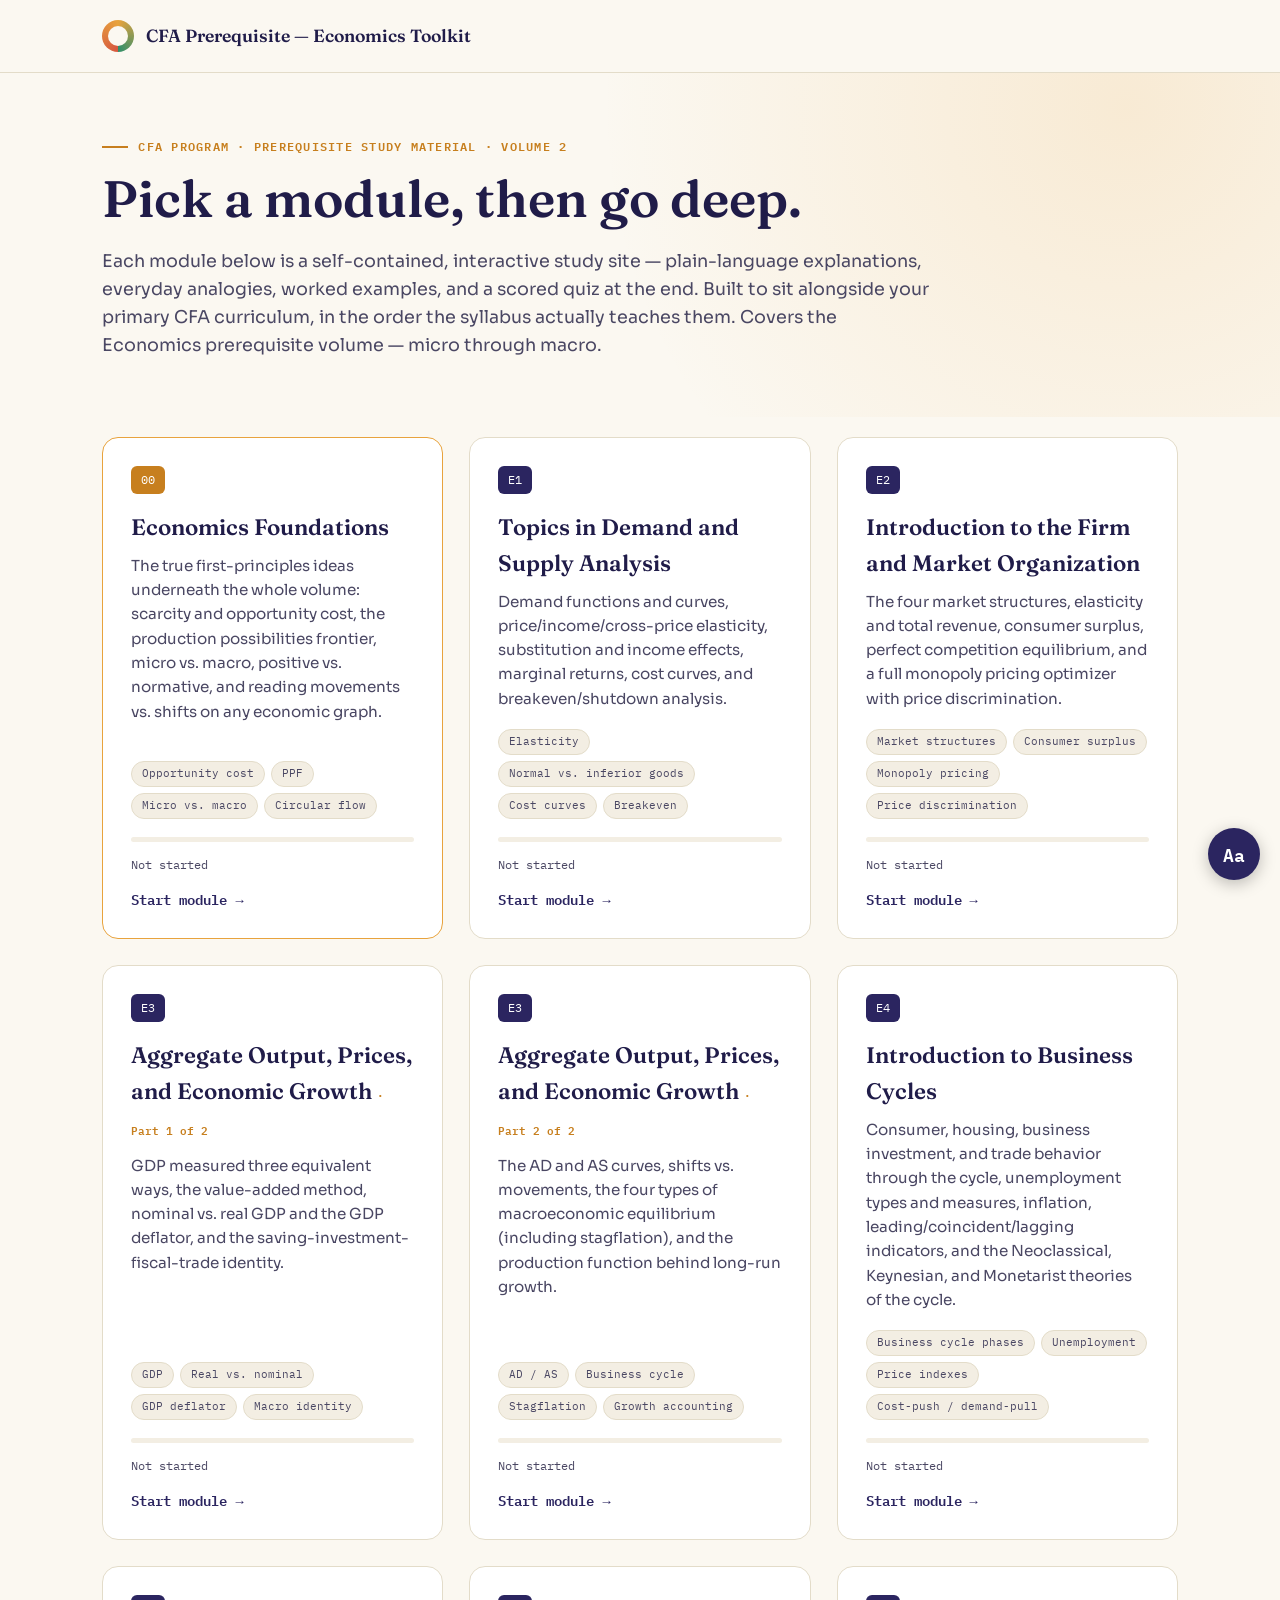
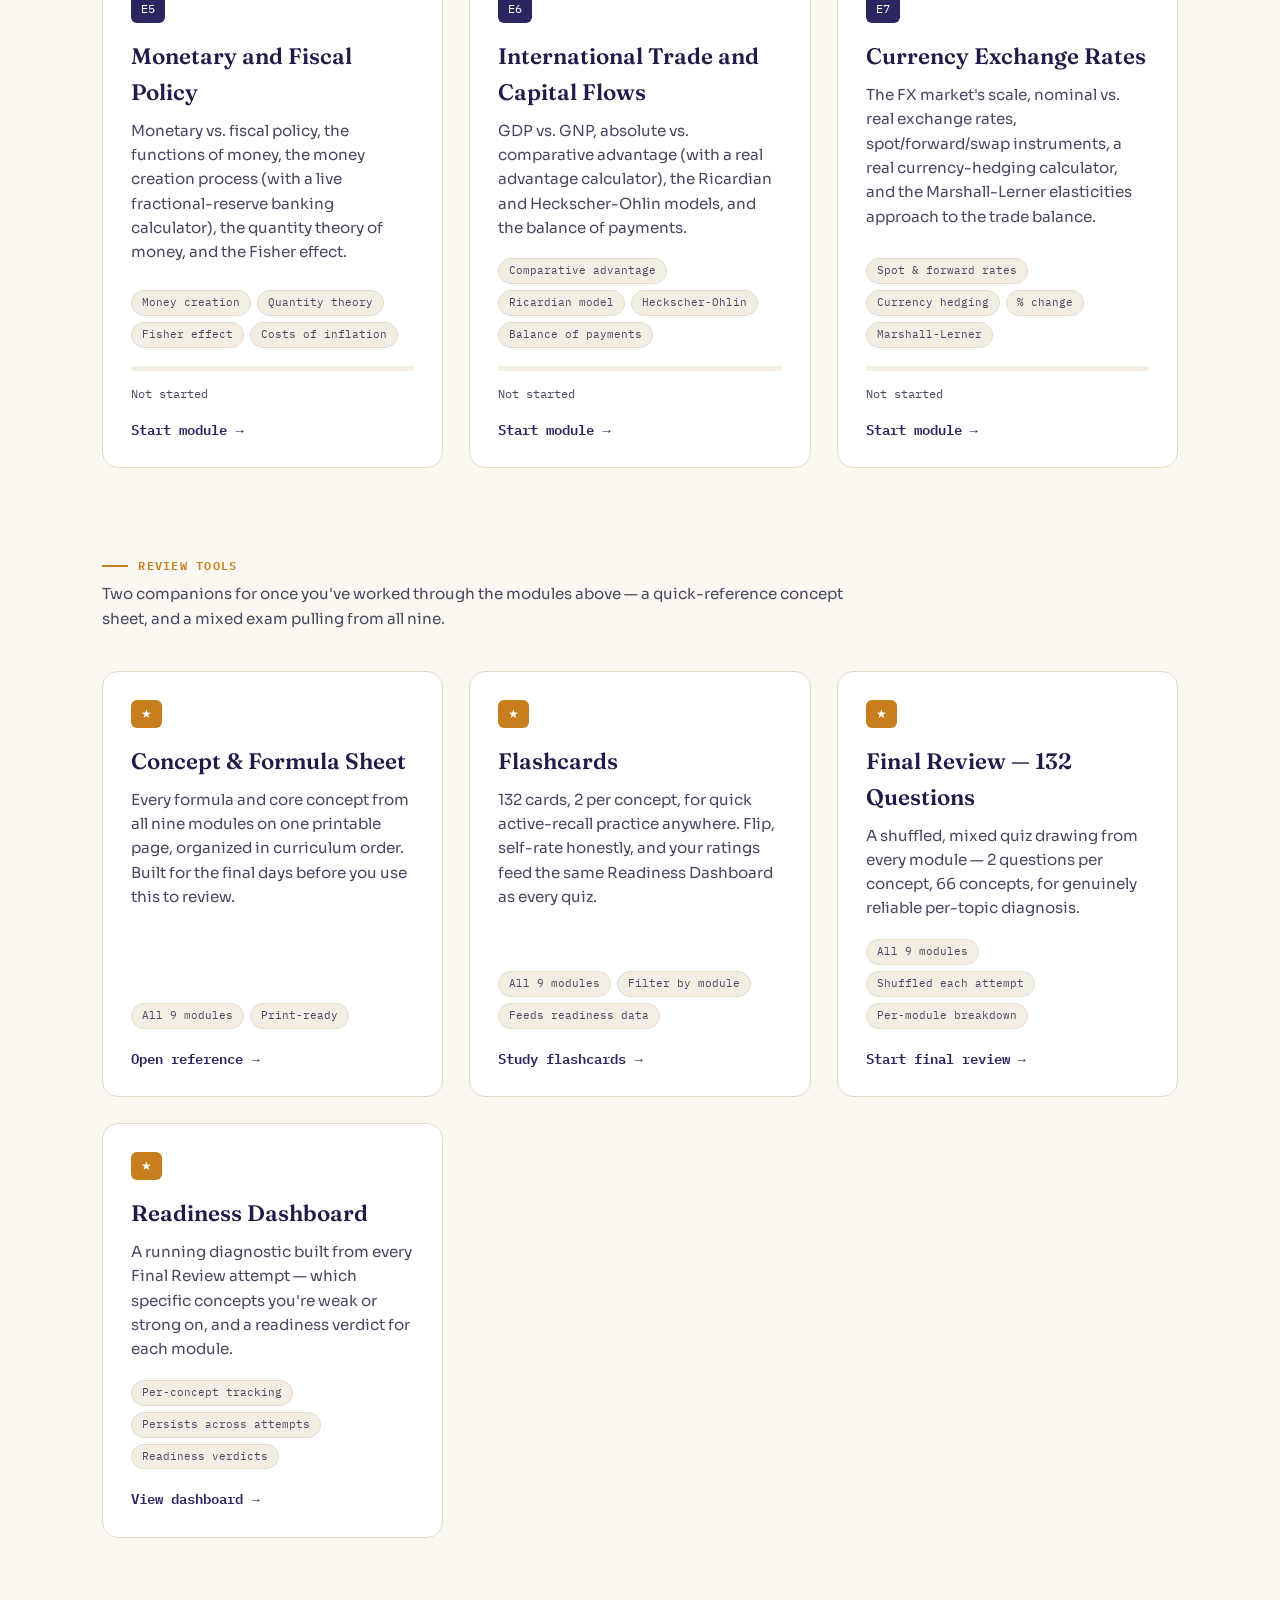
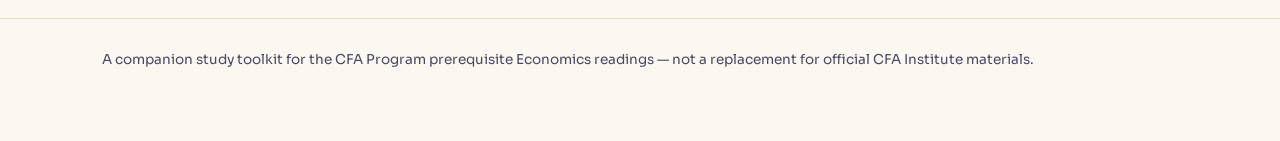
<file: index.html>
<!DOCTYPE html>
<html lang="en">
<head>
<meta charset="UTF-8">
<meta name="viewport" content="width=device-width, initial-scale=1.0">
<title>CFA Prerequisite · Economics — Course Home</title>
<link rel="stylesheet" href="hub.css">
</head>
<body>

<div class="topbar">
  <span class="brand-mark"></span>
  <span class="brand-name">CFA Prerequisite — Economics Toolkit</span>
</div>

<header class="hub-hero">
  <div class="eyebrow">CFA Program · Prerequisite Study Material · Volume 2</div>
  <h1>Pick a module, then go deep.</h1>
  <p>Each module below is a self-contained, interactive study site — plain-language explanations, everyday analogies, worked examples, and a scored quiz at the end. Built to sit alongside your primary CFA curriculum, in the order the syllabus actually teaches them. Covers the Economics prerequisite volume — micro through macro.</p>
</header>

<div class="cards">

  <a class="card" href="econ-foundations/index.html" style="border-color:#E8A33D; border-width:1.5px;">
    <span class="card-num" style="background:#C77F1E;">00</span>
    <h2>Economics Foundations</h2>
    <p>The true first-principles ideas underneath the whole volume: scarcity and opportunity cost, the production possibilities frontier, micro vs. macro, positive vs. normative, and reading movements vs. shifts on any economic graph.</p>
    <div class="card-topics">
      <span>Opportunity cost</span><span>PPF</span><span>Micro vs. macro</span><span>Circular flow</span>
    </div>
    <div class="card-progress-track"><div class="card-progress-fill" id="progress-econ-foundations"></div></div>
    <div class="card-status" id="status-econ-foundations">Not started</div>
    <div class="card-cta">Start module →</div>
  </a>

  <a class="card" href="demand-supply/index.html">
    <span class="card-num">E1</span>
    <h2>Topics in Demand and Supply Analysis</h2>
    <p>Demand functions and curves, price/income/cross-price elasticity, substitution and income effects, marginal returns, cost curves, and breakeven/shutdown analysis.</p>
    <div class="card-topics">
      <span>Elasticity</span><span>Normal vs. inferior goods</span><span>Cost curves</span><span>Breakeven</span>
    </div>
    <div class="card-progress-track"><div class="card-progress-fill" id="progress-demand-supply"></div></div>
    <div class="card-status" id="status-demand-supply">Not started</div>
    <div class="card-cta">Start module →</div>
  </a>

  <a class="card" href="firm-market/index.html">
    <span class="card-num">E2</span>
    <h2>Introduction to the Firm and Market Organization</h2>
    <p>The four market structures, elasticity and total revenue, consumer surplus, perfect competition equilibrium, and a full monopoly pricing optimizer with price discrimination.</p>
    <div class="card-topics">
      <span>Market structures</span><span>Consumer surplus</span><span>Monopoly pricing</span><span>Price discrimination</span>
    </div>
    <div class="card-progress-track"><div class="card-progress-fill" id="progress-firm-market"></div></div>
    <div class="card-status" id="status-firm-market">Not started</div>
    <div class="card-cta">Start module →</div>
  </a>

  <a class="card" href="gdp-income/index.html">
    <span class="card-num">E3</span>
    <h2>Aggregate Output, Prices, and Economic Growth <span style="font-family:var(--font-mono); font-size:.7rem; color:var(--amber-deep); font-weight:600;">· Part 1 of 2</span></h2>
    <p>GDP measured three equivalent ways, the value-added method, nominal vs. real GDP and the GDP deflator, and the saving-investment-fiscal-trade identity.</p>
    <div class="card-topics">
      <span>GDP</span><span>Real vs. nominal</span><span>GDP deflator</span><span>Macro identity</span>
    </div>
    <div class="card-progress-track"><div class="card-progress-fill" id="progress-gdp-income"></div></div>
    <div class="card-status" id="status-gdp-income">Not started</div>
    <div class="card-cta">Start module →</div>
  </a>

  <a class="card" href="ad-as-growth/index.html">
    <span class="card-num">E3</span>
    <h2>Aggregate Output, Prices, and Economic Growth <span style="font-family:var(--font-mono); font-size:.7rem; color:var(--amber-deep); font-weight:600;">· Part 2 of 2</span></h2>
    <p>The AD and AS curves, shifts vs. movements, the four types of macroeconomic equilibrium (including stagflation), and the production function behind long-run growth.</p>
    <div class="card-topics">
      <span>AD / AS</span><span>Business cycle</span><span>Stagflation</span><span>Growth accounting</span>
    </div>
    <div class="card-progress-track"><div class="card-progress-fill" id="progress-ad-as-growth"></div></div>
    <div class="card-status" id="status-ad-as-growth">Not started</div>
    <div class="card-cta">Start module →</div>
  </a>

  <a class="card" href="business-cycles/index.html">
    <span class="card-num">E4</span>
    <h2>Introduction to Business Cycles</h2>
    <p>Consumer, housing, business investment, and trade behavior through the cycle, unemployment types and measures, inflation, leading/coincident/lagging indicators, and the Neoclassical, Keynesian, and Monetarist theories of the cycle.</p>
    <div class="card-topics">
      <span>Business cycle phases</span><span>Unemployment</span><span>Price indexes</span><span>Cost-push / demand-pull</span>
    </div>
    <div class="card-progress-track"><div class="card-progress-fill" id="progress-business-cycles"></div></div>
    <div class="card-status" id="status-business-cycles">Not started</div>
    <div class="card-cta">Start module →</div>
  </a>

  <a class="card" href="monetary-fiscal/index.html">
    <span class="card-num">E5</span>
    <h2>Monetary and Fiscal Policy</h2>
    <p>Monetary vs. fiscal policy, the functions of money, the money creation process (with a live fractional-reserve banking calculator), the quantity theory of money, and the Fisher effect.</p>
    <div class="card-topics">
      <span>Money creation</span><span>Quantity theory</span><span>Fisher effect</span><span>Costs of inflation</span>
    </div>
    <div class="card-progress-track"><div class="card-progress-fill" id="progress-monetary-fiscal"></div></div>
    <div class="card-status" id="status-monetary-fiscal">Not started</div>
    <div class="card-cta">Start module →</div>
  </a>

  <a class="card" href="trade-capital/index.html">
    <span class="card-num">E6</span>
    <h2>International Trade and Capital Flows</h2>
    <p>GDP vs. GNP, absolute vs. comparative advantage (with a real advantage calculator), the Ricardian and Heckscher-Ohlin models, and the balance of payments.</p>
    <div class="card-topics">
      <span>Comparative advantage</span><span>Ricardian model</span><span>Heckscher-Ohlin</span><span>Balance of payments</span>
    </div>
    <div class="card-progress-track"><div class="card-progress-fill" id="progress-trade-capital"></div></div>
    <div class="card-status" id="status-trade-capital">Not started</div>
    <div class="card-cta">Start module →</div>
  </a>

  <a class="card" href="currency-fx/index.html">
    <span class="card-num">E7</span>
    <h2>Currency Exchange Rates</h2>
    <p>The FX market's scale, nominal vs. real exchange rates, spot/forward/swap instruments, a real currency-hedging calculator, and the Marshall-Lerner elasticities approach to the trade balance.</p>
    <div class="card-topics">
      <span>Spot &amp; forward rates</span><span>Currency hedging</span><span>% change</span><span>Marshall-Lerner</span>
    </div>
    <div class="card-progress-track"><div class="card-progress-fill" id="progress-currency-fx"></div></div>
    <div class="card-status" id="status-currency-fx">Not started</div>
    <div class="card-cta">Start module →</div>
  </a>

</div>

<div style="padding:8px 8vw 0;">
  <div class="eyebrow" style="margin-bottom:6px;">Review Tools</div>
  <p style="color:var(--ink-soft); font-size:.95rem; margin:0 0 20px; max-width:70ch;">Two companions for once you've worked through the modules above — a quick-reference concept sheet, and a mixed exam pulling from all nine.</p>
</div>

<div class="cards">

  <a class="card" href="concept-sheet/index.html">
    <span class="card-num" style="background:var(--amber-deep);">★</span>
    <h2>Concept &amp; Formula Sheet</h2>
    <p>Every formula and core concept from all nine modules on one printable page, organized in curriculum order. Built for the final days before you use this to review.</p>
    <div class="card-topics">
      <span>All 9 modules</span><span>Print-ready</span>
    </div>
    <div class="card-cta">Open reference →</div>
  </a>

  <a class="card" href="flashcards/index.html">
    <span class="card-num" style="background:var(--amber-deep);">★</span>
    <h2>Flashcards</h2>
    <p>132 cards, 2 per concept, for quick active-recall practice anywhere. Flip, self-rate honestly, and your ratings feed the same Readiness Dashboard as every quiz.</p>
    <div class="card-topics">
      <span>All 9 modules</span><span>Filter by module</span><span>Feeds readiness data</span>
    </div>
    <div class="card-cta">Study flashcards →</div>
  </a>

  <a class="card" href="final-review/index.html">
    <span class="card-num" style="background:var(--amber-deep);">★</span>
    <h2>Final Review — 132 Questions</h2>
    <p>A shuffled, mixed quiz drawing from every module — 2 questions per concept, 66 concepts, for genuinely reliable per-topic diagnosis.</p>
    <div class="card-topics">
      <span>All 9 modules</span><span>Shuffled each attempt</span><span>Per-module breakdown</span>
    </div>
    <div class="card-cta">Start final review →</div>
  </a>

  <a class="card" href="readiness/index.html">
    <span class="card-num" style="background:var(--amber-deep);">★</span>
    <h2>Readiness Dashboard</h2>
    <p>A running diagnostic built from every Final Review attempt — which specific concepts you're weak or strong on, and a readiness verdict for each module.</p>
    <div class="card-topics">
      <span>Per-concept tracking</span><span>Persists across attempts</span><span>Readiness verdicts</span>
    </div>
    <div class="card-cta">View dashboard →</div>
  </a>

</div>

<footer class="footer">
  A companion study toolkit for the CFA Program prerequisite Economics readings — not a replacement for official CFA Institute materials.
</footer>

<script>
(function(){
  ['econ-foundations','demand-supply','firm-market','gdp-income','ad-as-growth','business-cycles','monetary-fiscal','trade-capital','currency-fx'].forEach(id => {
    let pct = 0;
    try { pct = parseInt(localStorage.getItem('cfa-progress-' + id) || '0', 10); } catch(e) {}
    const fill = document.getElementById('progress-' + id);
    const status = document.getElementById('status-' + id);
    if (fill) fill.style.width = pct + '%';
    if (status) status.textContent = pct === 0 ? 'Not started' : pct === 100 ? 'Complete' : pct + '% complete';
  });
})();
</script>
<script src="accessibility.js"></script>
</body>
</html>
</file>
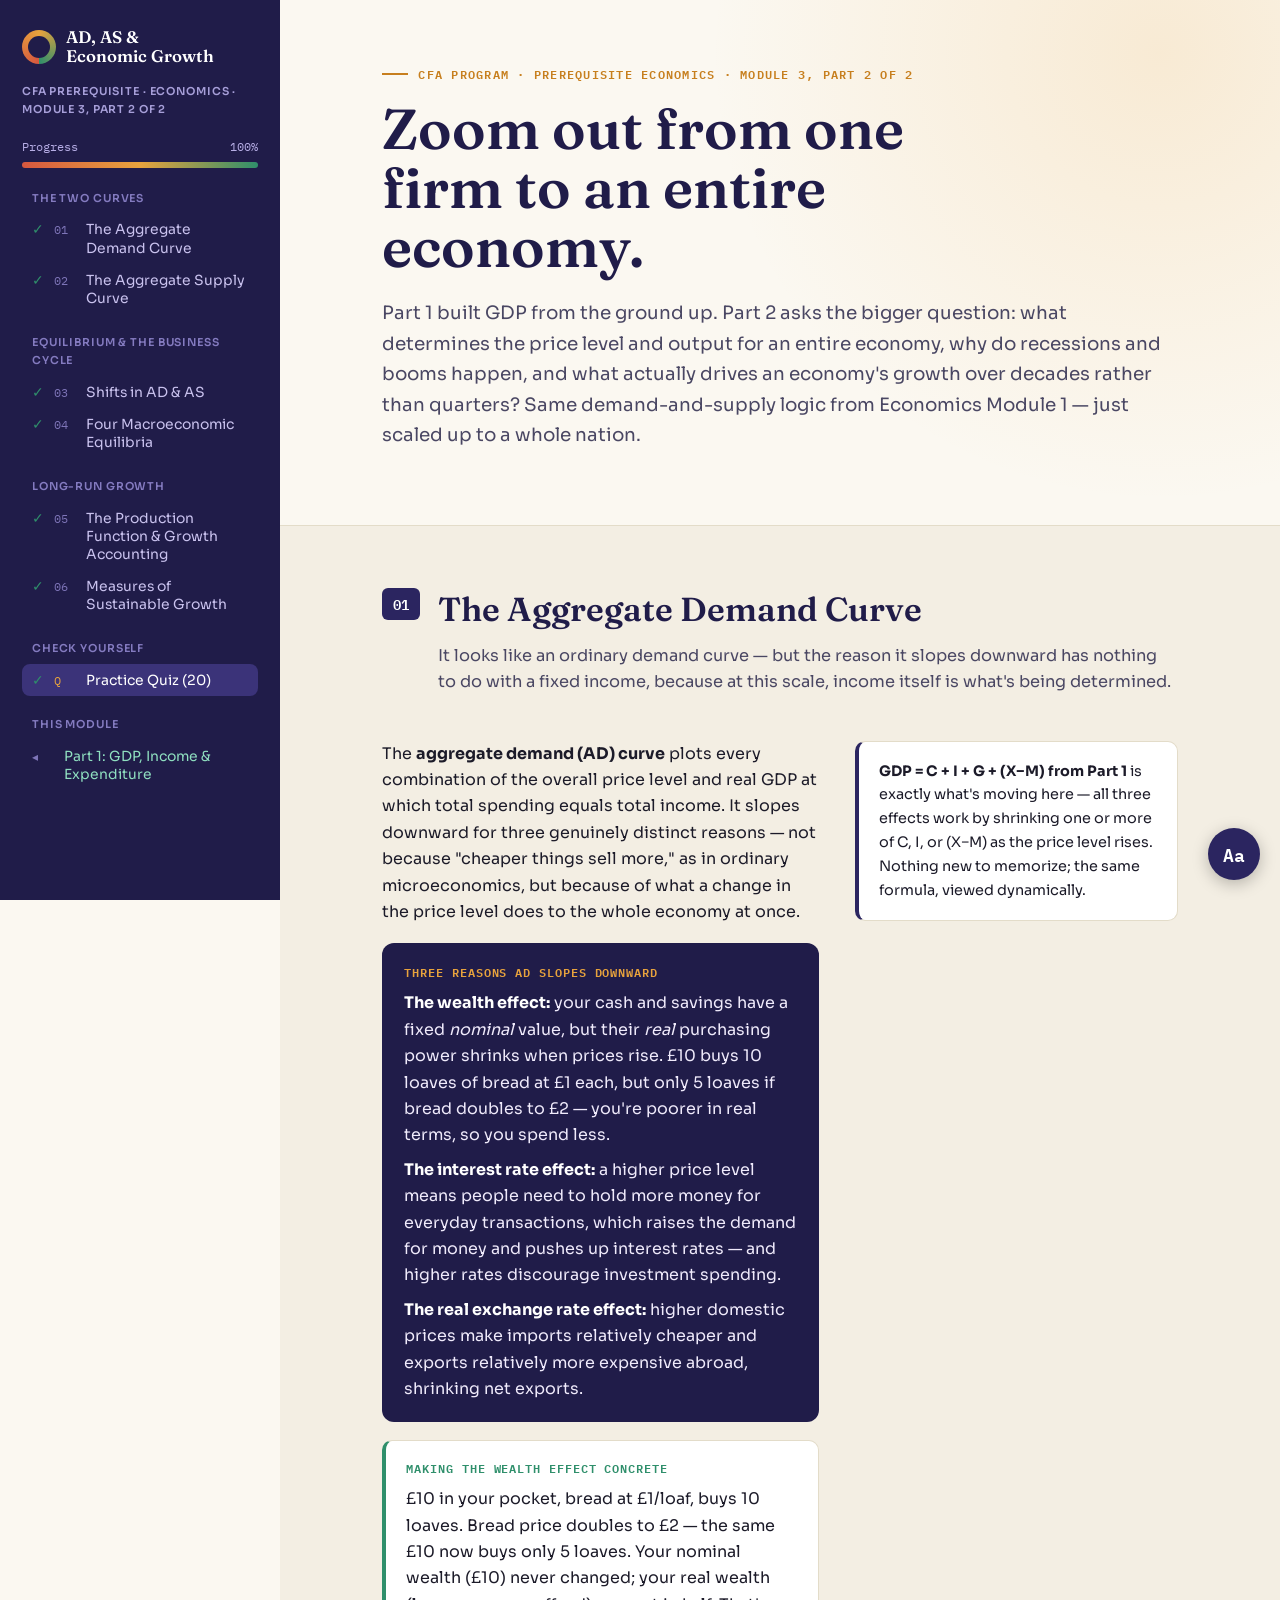
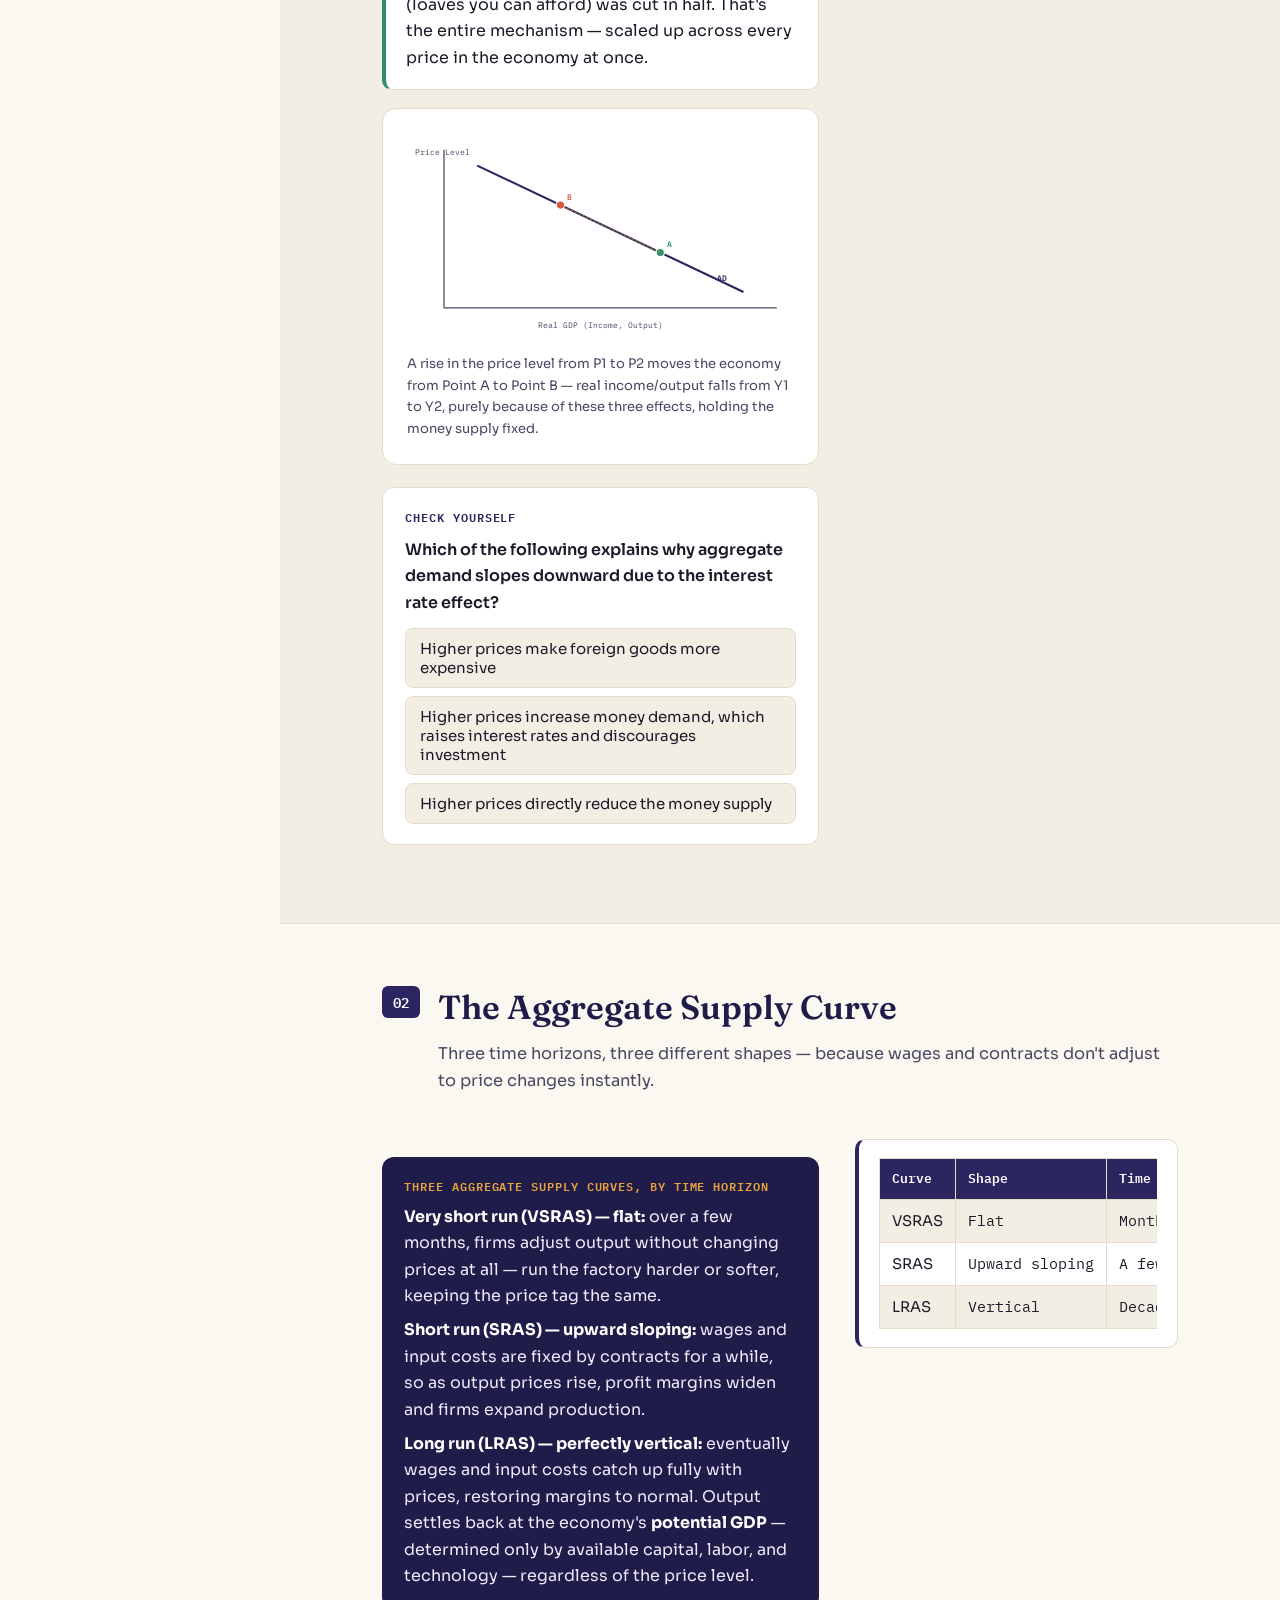
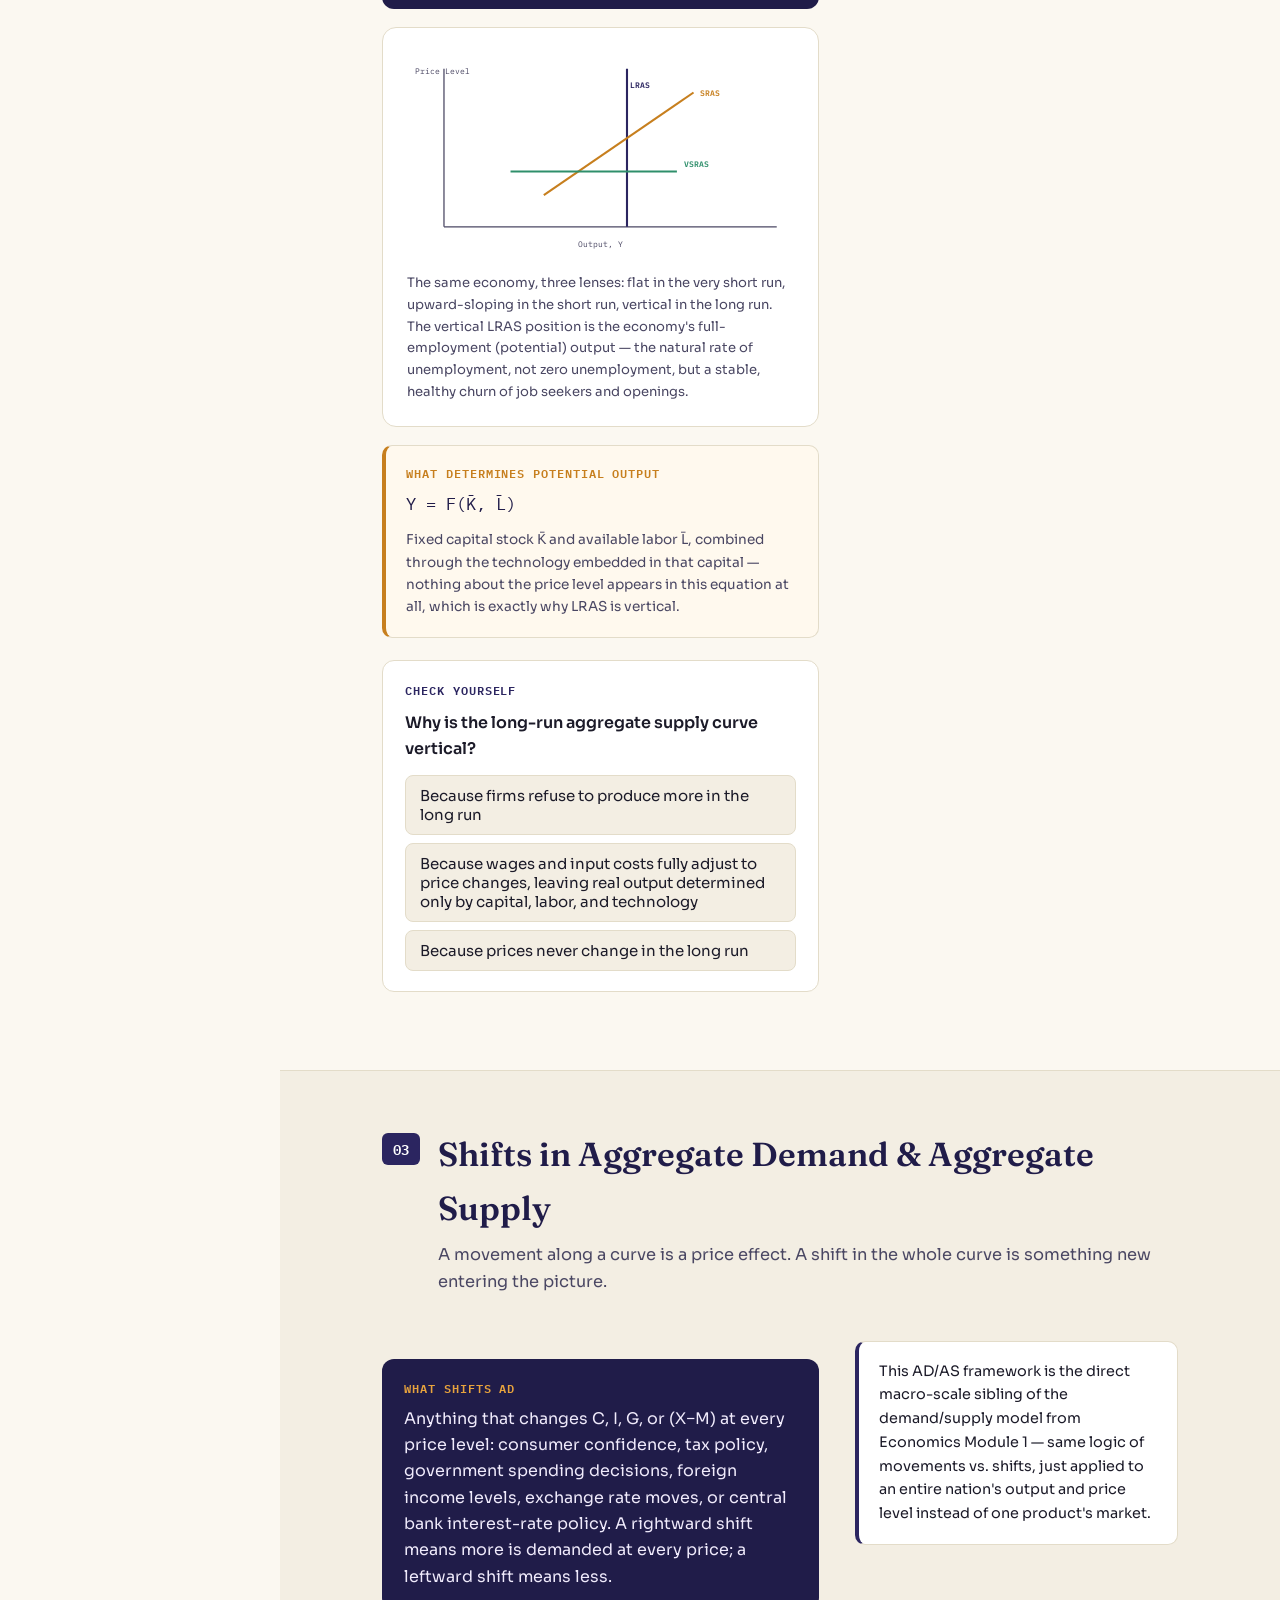
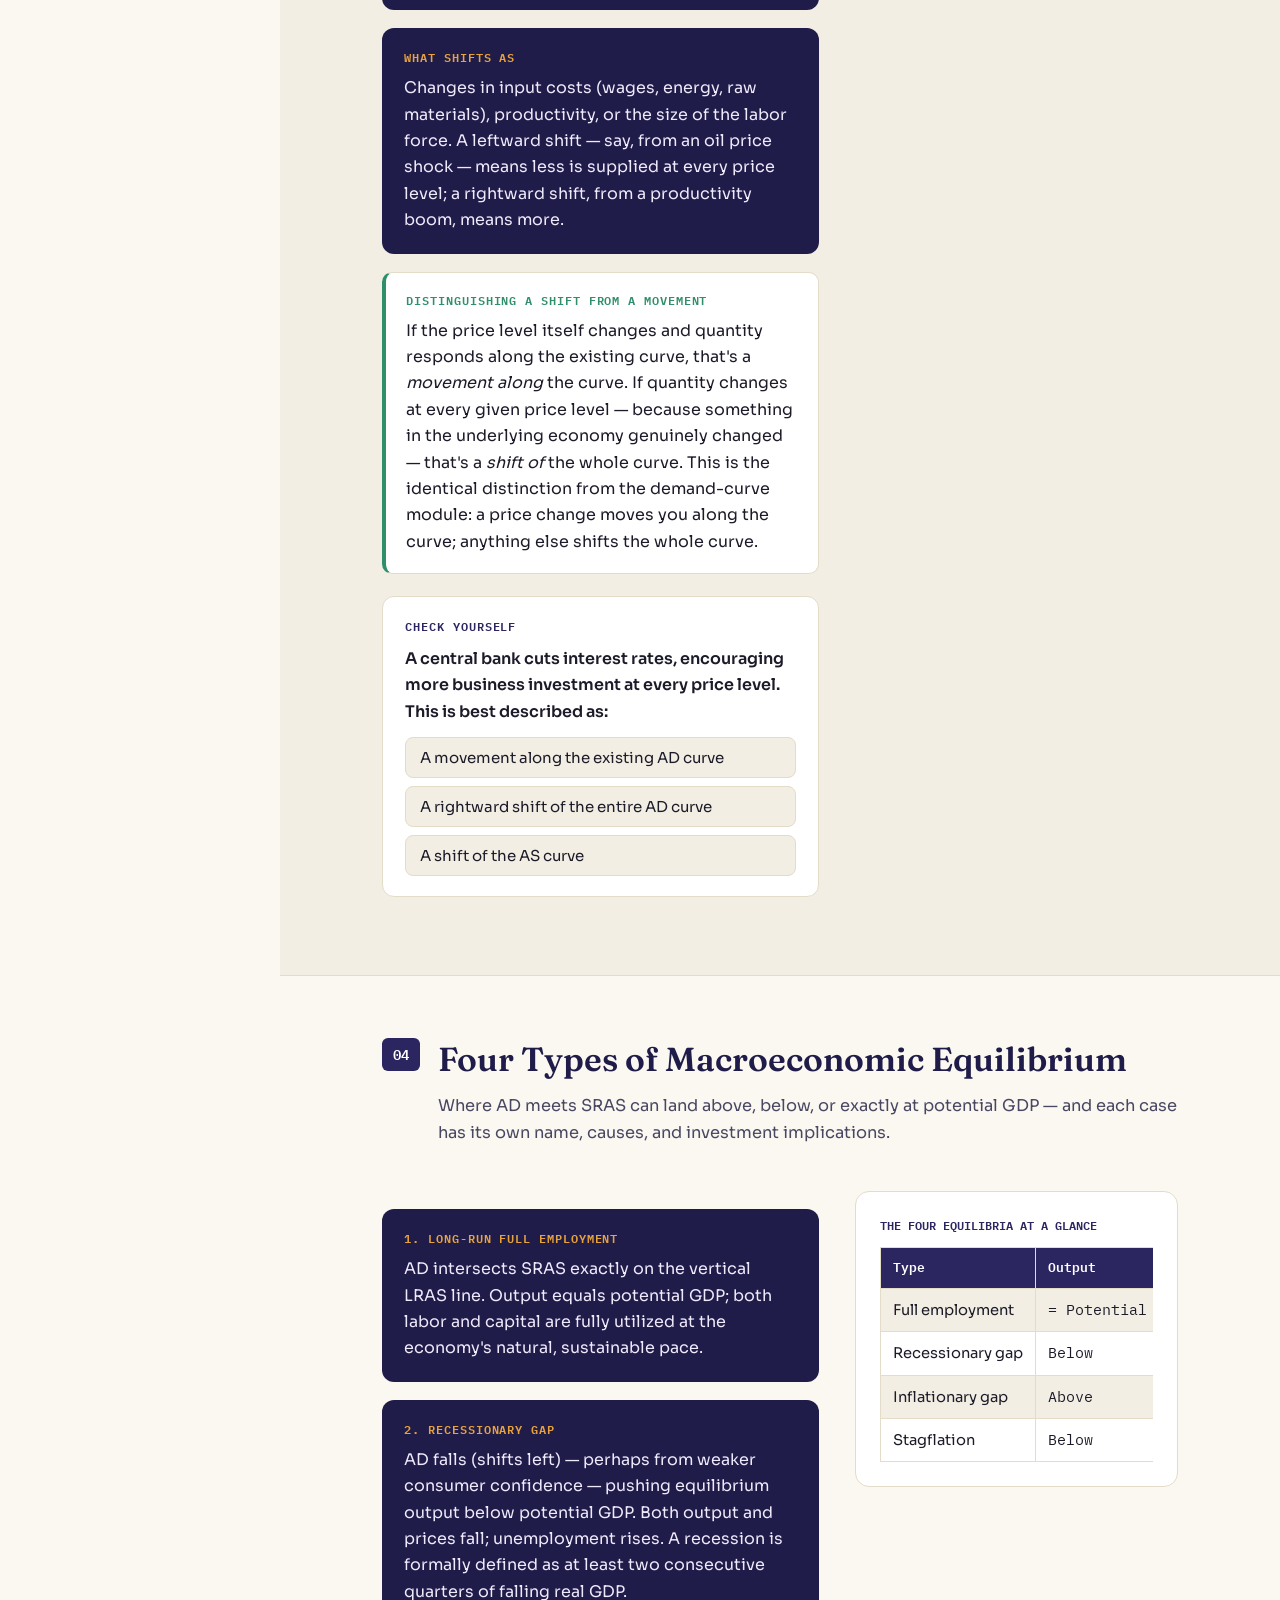
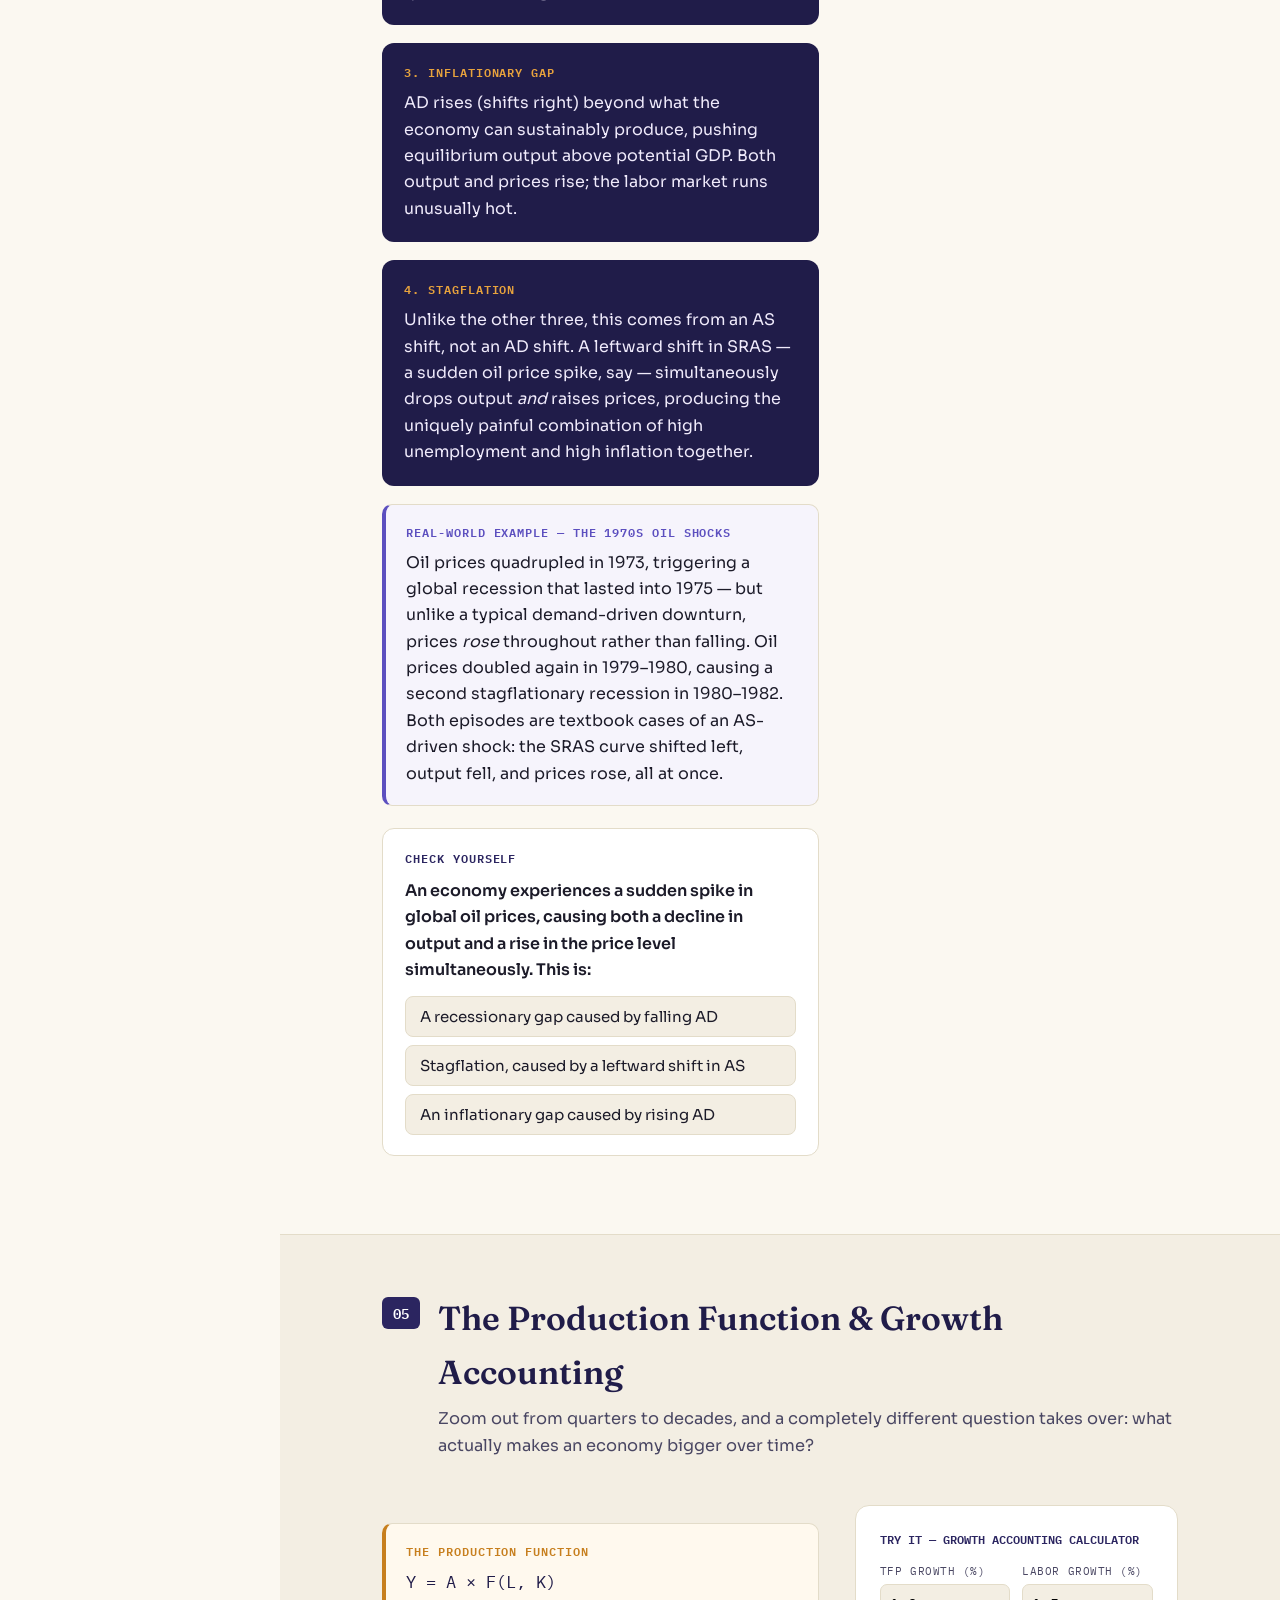
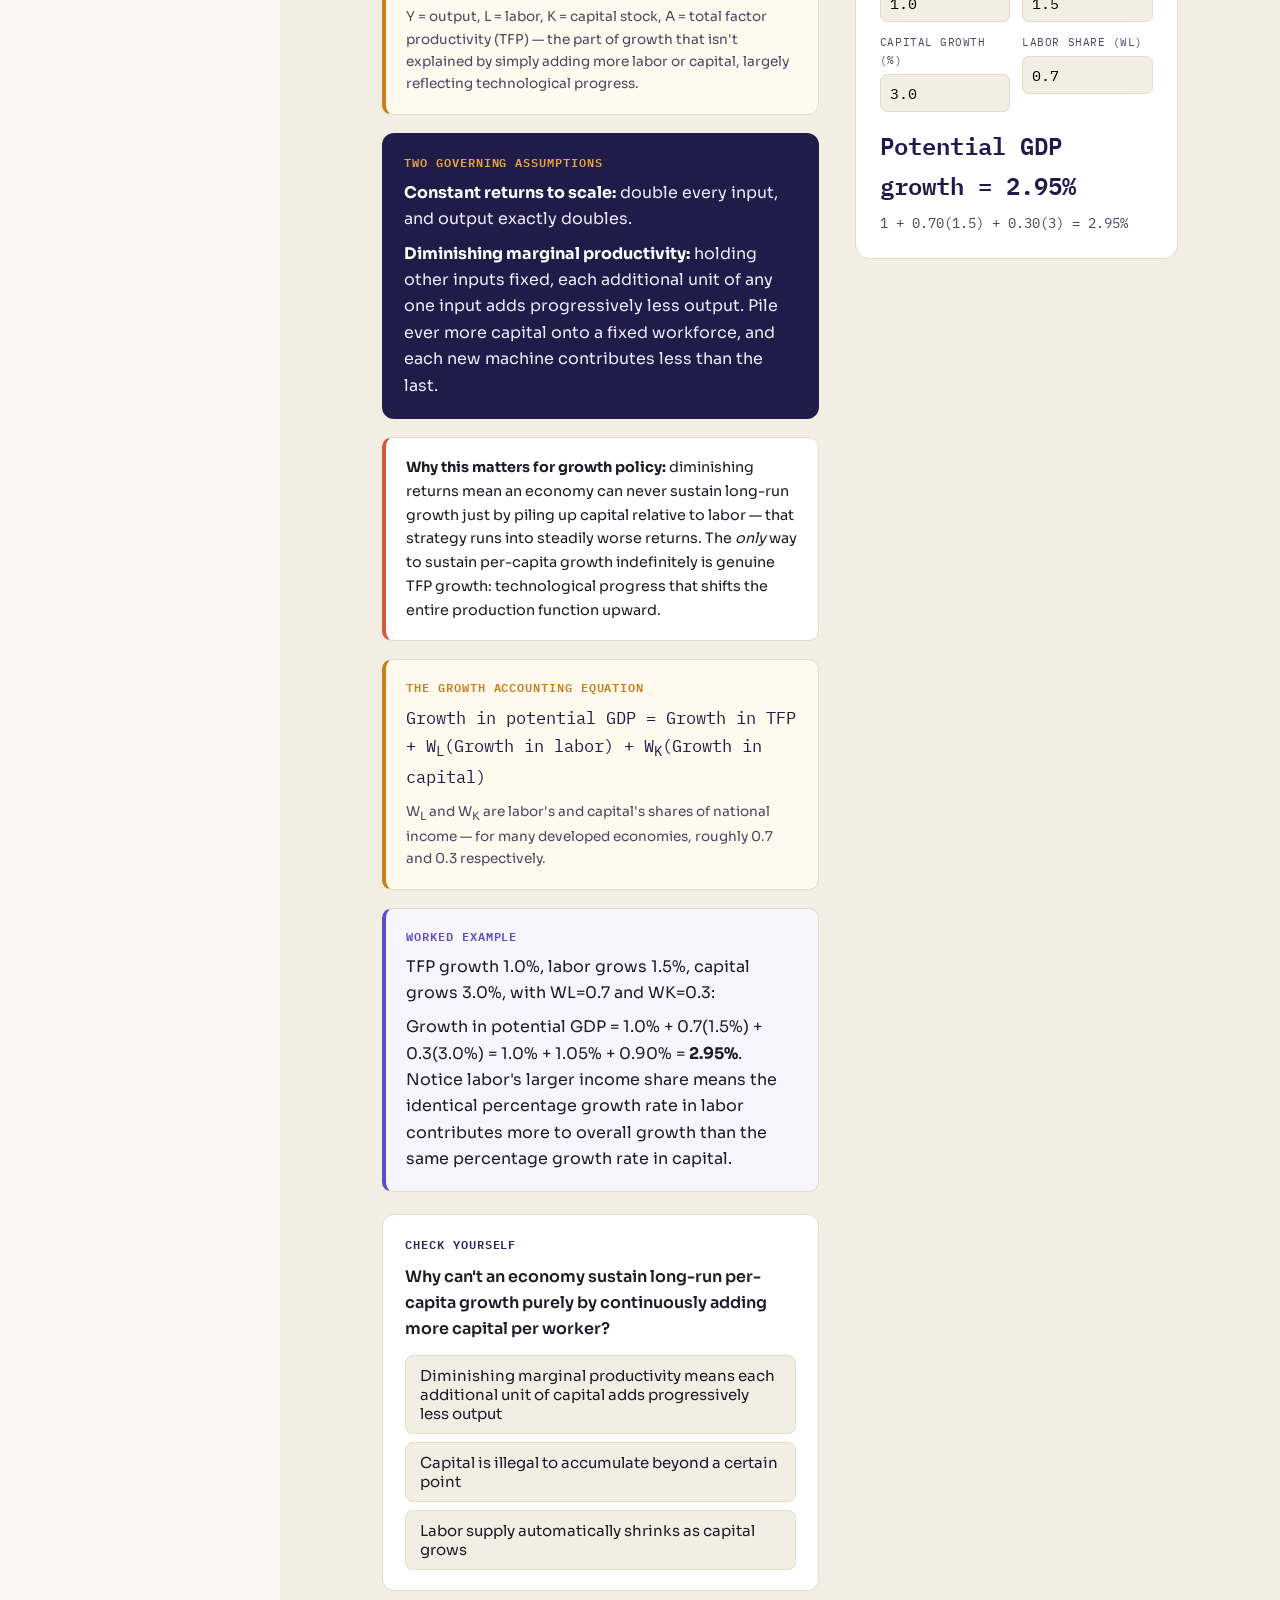
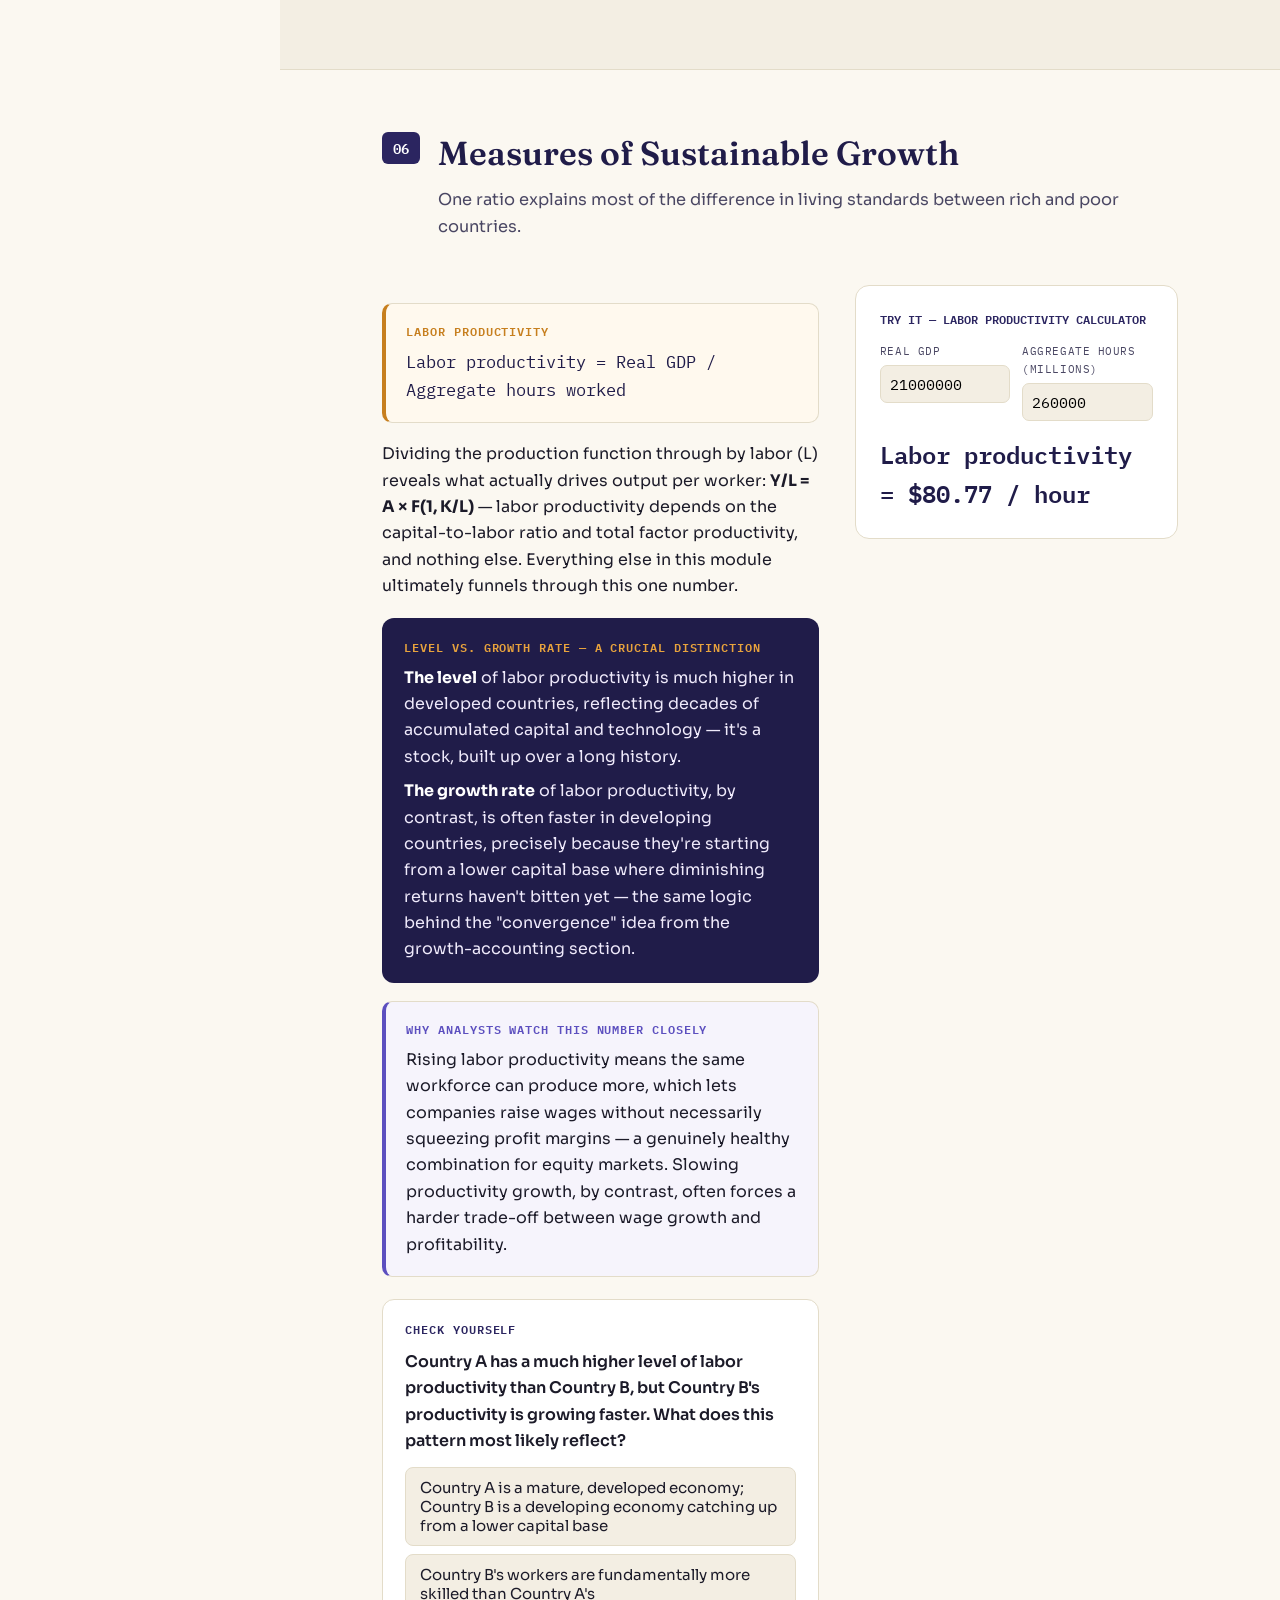
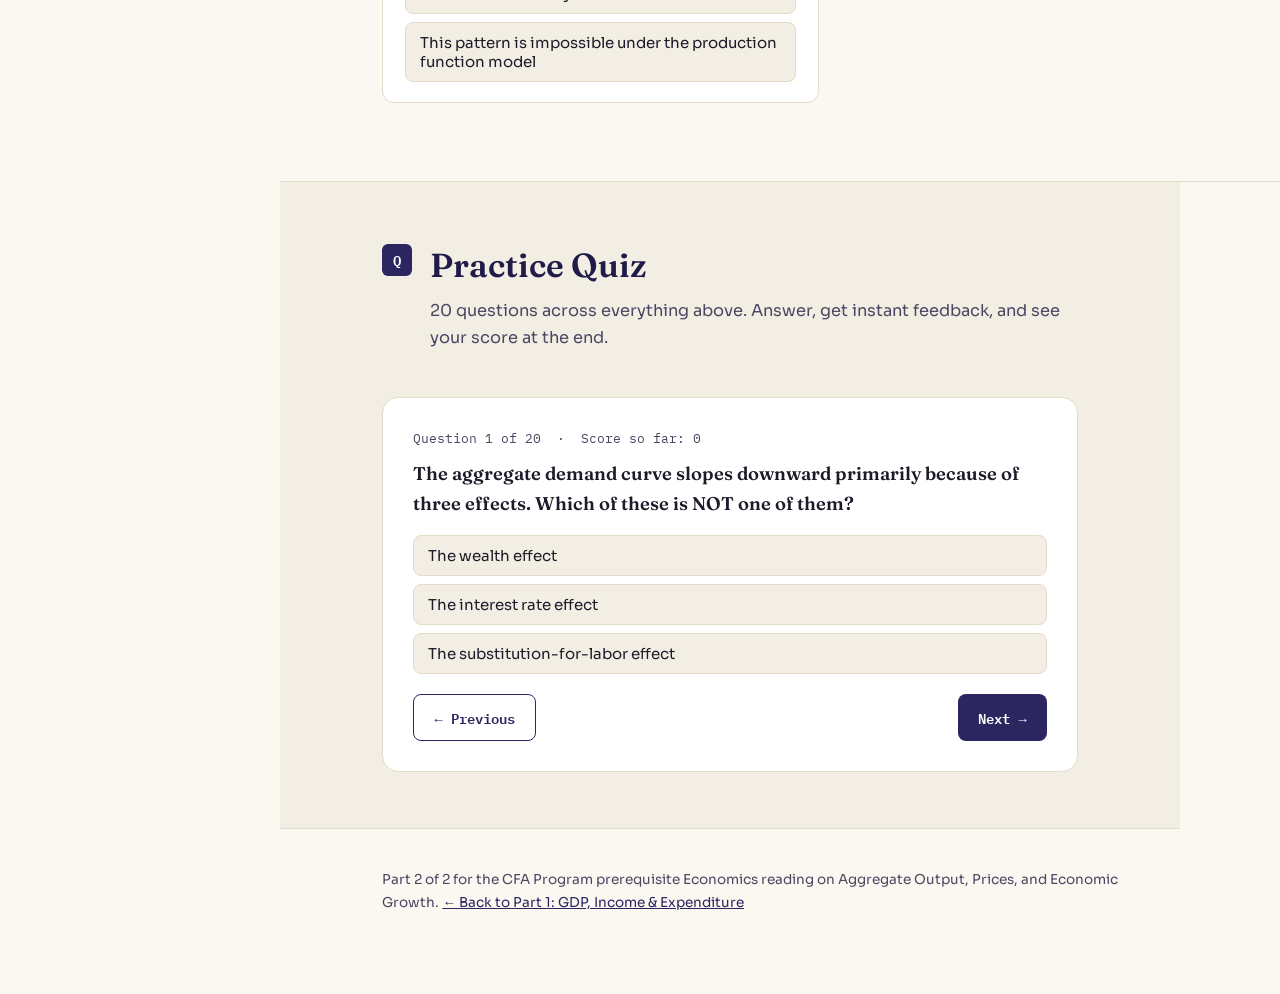
<file: ad-as-growth/index.html>
<!DOCTYPE html>
<html lang="en">
<head>
<meta charset="UTF-8">
<meta name="viewport" content="width=device-width, initial-scale=1.0">
<title>Aggregate Demand, Supply & Growth (Part 2) — CFA Prerequisite Economics Toolkit</title>
<link rel="stylesheet" href="styles.css">
</head>
<body>

<div class="mobile-bar">
  <strong style="font-family:var(--font-display)">AD ↔ AS</strong>
  <button id="sidebarToggle">Menu</button>
</div>

<div class="app">
  <nav class="sidebar" id="sidebar">
    <a href="../index.html" class="brand">
      <span class="brand-mark"></span>
      <span class="brand-name">AD, AS &amp;<br>Economic Growth</span>
    </a>
    <div class="brand-sub">CFA Prerequisite · Economics · Module 3, Part 2 of 2</div>

    <div class="progress-wrap">
      <div class="progress-label"><span>Progress</span><span id="progressPct">0%</span></div>
      <div class="progress-track"><div class="progress-fill" id="progressFill"></div></div>
    </div>

    <div class="toc-group-label">The Two Curves</div>
    <ul class="toc">
      <li><a href="#sec-addemand" data-sec="sec-addemand"><span class="num">01</span>The Aggregate Demand Curve</a></li>
      <li><a href="#sec-assupply" data-sec="sec-assupply"><span class="num">02</span>The Aggregate Supply Curve</a></li>
    </ul>

    <div class="toc-group-label">Equilibrium &amp; the Business Cycle</div>
    <ul class="toc">
      <li><a href="#sec-shifts" data-sec="sec-shifts"><span class="num">03</span>Shifts in AD &amp; AS</a></li>
      <li><a href="#sec-equilibria" data-sec="sec-equilibria"><span class="num">04</span>Four Macroeconomic Equilibria</a></li>
    </ul>

    <div class="toc-group-label">Long-Run Growth</div>
    <ul class="toc">
      <li><a href="#sec-production" data-sec="sec-production"><span class="num">05</span>The Production Function &amp; Growth Accounting</a></li>
      <li><a href="#sec-sustainable" data-sec="sec-sustainable"><span class="num">06</span>Measures of Sustainable Growth</a></li>
    </ul>

    <div class="toc-group-label">Check Yourself</div>
    <ul class="toc">
      <li><a href="#sec-quiz" data-sec="sec-quiz"><span class="num">Q</span>Practice Quiz (20)</a></li>
    </ul>

    <div class="toc-group-label">This Module</div>
    <ul class="toc">
      <li><a href="../gdp-income/index.html" style="color:#8FDFC0;"><span class="num">◂</span>Part 1: GDP, Income &amp; Expenditure</a></li>
    </ul>
  </nav>

  <main id="top">
    <header class="hero">
      <div class="eyebrow">CFA Program · Prerequisite Economics · Module 3, Part 2 of 2</div>
      <h1>Zoom out from one firm to an entire economy.</h1>
      <p class="lede">Part 1 built GDP from the ground up. Part 2 asks the bigger question: what determines the price level and output for an entire economy, why do recessions and booms happen, and what actually drives an economy's growth over decades rather than quarters? Same demand-and-supply logic from Economics Module 1 — just scaled up to a whole nation.</p>
    </header>

    <!-- =========================================================
         01 AGGREGATE DEMAND
    ========================================================== -->
    <section class="section" id="sec-addemand">
      <div class="section-head">
        <span class="section-tag">01</span>
        <div>
          <h2>The Aggregate Demand Curve</h2>
          <p class="subhead">It looks like an ordinary demand curve — but the reason it slopes downward has nothing to do with a fixed income, because at this scale, income itself is what's being determined.</p>
        </div>
      </div>
      <div class="content-grid">
        <div>
          <p>The <strong>aggregate demand (AD) curve</strong> plots every combination of the overall price level and real GDP at which total spending equals total income. It slopes downward for three genuinely distinct reasons — not because "cheaper things sell more," as in ordinary microeconomics, but because of what a change in the price level does to the whole economy at once.</p>

          <div class="definition">
            <div class="label">Three reasons AD slopes downward</div>
            <p style="margin-bottom:8px;"><strong>The wealth effect:</strong> your cash and savings have a fixed <em>nominal</em> value, but their <em>real</em> purchasing power shrinks when prices rise. £10 buys 10 loaves of bread at £1 each, but only 5 loaves if bread doubles to £2 — you're poorer in real terms, so you spend less.</p>
            <p style="margin-bottom:8px;"><strong>The interest rate effect:</strong> a higher price level means people need to hold more money for everyday transactions, which raises the demand for money and pushes up interest rates — and higher rates discourage investment spending.</p>
            <p style="margin:0;"><strong>The real exchange rate effect:</strong> higher domestic prices make imports relatively cheaper and exports relatively more expensive abroad, shrinking net exports.</p>
          </div>

          <div class="callout example">
            <div class="label">Making the wealth effect concrete</div>
            <p style="margin:0;">£10 in your pocket, bread at £1/loaf, buys 10 loaves. Bread price doubles to £2 — the same £10 now buys only 5 loaves. Your nominal wealth (£10) never changed; your real wealth (loaves you can afford) was cut in half. That's the entire mechanism — scaled up across every price in the economy at once.</p>
          </div>

          <div class="chart-card">
            <div id="adCurveChart"></div>
            <p style="font-size:.82rem; color:var(--ink-soft); margin:10px 0 0;">A rise in the price level from P1 to P2 moves the economy from Point A to Point B — real income/output falls from Y1 to Y2, purely because of these three effects, holding the money supply fixed.</p>
          </div>

          <div class="checkin" data-checkin="c1">
            <div class="label">Check yourself</div>
            <div class="q">Which of the following explains why aggregate demand slopes downward due to the interest rate effect?</div>
            <div class="opt-list">
              <button class="opt-btn" data-correct="false">Higher prices make foreign goods more expensive</button>
              <button class="opt-btn" data-correct="true">Higher prices increase money demand, which raises interest rates and discourages investment</button>
              <button class="opt-btn" data-correct="false">Higher prices directly reduce the money supply</button>
            </div>
            <div class="checkin-feedback">Correct — a higher price level means more money is needed for the same transactions, and with a fixed money supply, that extra demand for money pushes interest rates up, cooling investment spending.</div>
          </div>
        </div>
        <div>
          <div class="callout" style="margin-top:0;">
            <p style="margin:0; font-size:.9rem;"><strong>GDP = C + I + G + (X−M) from Part 1</strong> is exactly what's moving here — all three effects work by shrinking one or more of C, I, or (X−M) as the price level rises. Nothing new to memorize; the same formula, viewed dynamically.</p>
          </div>
        </div>
      </div>
    </section>

    <!-- =========================================================
         02 AGGREGATE SUPPLY
    ========================================================== -->
    <section class="section" id="sec-assupply">
      <div class="section-head">
        <span class="section-tag">02</span>
        <div>
          <h2>The Aggregate Supply Curve</h2>
          <p class="subhead">Three time horizons, three different shapes — because wages and contracts don't adjust to price changes instantly.</p>
        </div>
      </div>
      <div class="content-grid">
        <div>
          <div class="definition">
            <div class="label">Three aggregate supply curves, by time horizon</div>
            <p style="margin-bottom:8px;"><strong>Very short run (VSRAS) — flat:</strong> over a few months, firms adjust output without changing prices at all — run the factory harder or softer, keeping the price tag the same.</p>
            <p style="margin-bottom:8px;"><strong>Short run (SRAS) — upward sloping:</strong> wages and input costs are fixed by contracts for a while, so as output prices rise, profit margins widen and firms expand production.</p>
            <p style="margin:0;"><strong>Long run (LRAS) — perfectly vertical:</strong> eventually wages and input costs catch up fully with prices, restoring margins to normal. Output settles back at the economy's <strong>potential GDP</strong> — determined only by available capital, labor, and technology — regardless of the price level.</p>
          </div>

          <div class="chart-card">
            <div id="asCurveChart"></div>
            <p style="font-size:.82rem; color:var(--ink-soft); margin:10px 0 0;">The same economy, three lenses: flat in the very short run, upward-sloping in the short run, vertical in the long run. The vertical LRAS position is the economy's full-employment (potential) output — the natural rate of unemployment, not zero unemployment, but a stable, healthy churn of job seekers and openings.</p>
          </div>

          <div class="callout formula">
            <div class="label">What determines potential output</div>
            <div class="formula-body">Y = F(K̄, L̄)</div>
            <p style="margin:10px 0 0; font-size:.85rem; color:var(--ink-soft);">Fixed capital stock K̄ and available labor L̄, combined through the technology embedded in that capital — nothing about the price level appears in this equation at all, which is exactly why LRAS is vertical.</p>
          </div>

          <div class="checkin" data-checkin="c2">
            <div class="label">Check yourself</div>
            <div class="q">Why is the long-run aggregate supply curve vertical?</div>
            <div class="opt-list">
              <button class="opt-btn" data-correct="false">Because firms refuse to produce more in the long run</button>
              <button class="opt-btn" data-correct="true">Because wages and input costs fully adjust to price changes, leaving real output determined only by capital, labor, and technology</button>
              <button class="opt-btn" data-correct="false">Because prices never change in the long run</button>
            </div>
            <div class="checkin-feedback">Correct — once wages and other costs catch up fully with the price level, a higher price level no longer changes real profit margins, so output settles at potential GDP regardless of price.</div>
          </div>
        </div>
        <div>
          <div class="callout" style="margin-top:0;">
            <table class="exhibit" style="margin:0;">
              <tr><th>Curve</th><th>Shape</th><th>Time horizon</th></tr>
              <tr><td>VSRAS</td><td class="num">Flat</td><td class="num">Months</td></tr>
              <tr><td>SRAS</td><td class="num">Upward sloping</td><td class="num">A few years</td></tr>
              <tr><td>LRAS</td><td class="num">Vertical</td><td class="num">Decade+</td></tr>
            </table>
          </div>
        </div>
      </div>
    </section>

    <!-- =========================================================
         03 SHIFTS IN AD & AS
    ========================================================== -->
    <section class="section" id="sec-shifts">
      <div class="section-head">
        <span class="section-tag">03</span>
        <div>
          <h2>Shifts in Aggregate Demand &amp; Aggregate Supply</h2>
          <p class="subhead">A movement along a curve is a price effect. A shift in the whole curve is something new entering the picture.</p>
        </div>
      </div>
      <div class="content-grid">
        <div>
          <div class="definition">
            <div class="label">What shifts AD</div>
            <p style="margin:0;">Anything that changes C, I, G, or (X−M) at every price level: consumer confidence, tax policy, government spending decisions, foreign income levels, exchange rate moves, or central bank interest-rate policy. A rightward shift means more is demanded at every price; a leftward shift means less.</p>
          </div>
          <div class="definition">
            <div class="label">What shifts AS</div>
            <p style="margin:0;">Changes in input costs (wages, energy, raw materials), productivity, or the size of the labor force. A leftward shift — say, from an oil price shock — means less is supplied at every price level; a rightward shift, from a productivity boom, means more.</p>
          </div>

          <div class="callout example">
            <div class="label">Distinguishing a shift from a movement</div>
            <p style="margin:0;">If the price level itself changes and quantity responds along the existing curve, that's a <em>movement along</em> the curve. If quantity changes at every given price level — because something in the underlying economy genuinely changed — that's a <em>shift of</em> the whole curve. This is the identical distinction from the demand-curve module: a price change moves you along the curve; anything else shifts the whole curve.</p>
          </div>

          <div class="checkin" data-checkin="c3">
            <div class="label">Check yourself</div>
            <div class="q">A central bank cuts interest rates, encouraging more business investment at every price level. This is best described as:</div>
            <div class="opt-list">
              <button class="opt-btn" data-correct="false">A movement along the existing AD curve</button>
              <button class="opt-btn" data-correct="true">A rightward shift of the entire AD curve</button>
              <button class="opt-btn" data-correct="false">A shift of the AS curve</button>
            </div>
            <div class="checkin-feedback">Correct — lower interest rates raise investment spending (I) at every price level, shifting the whole AD curve to the right, not just moving along it.</div>
          </div>
        </div>
        <div>
          <div class="callout" style="margin-top:0;">
            <p style="margin:0; font-size:.9rem;">This AD/AS framework is the direct macro-scale sibling of the demand/supply model from Economics Module 1 — same logic of movements vs. shifts, just applied to an entire nation's output and price level instead of one product's market.</p>
          </div>
        </div>
      </div>
    </section>

    <!-- =========================================================
         04 FOUR MACROECONOMIC EQUILIBRIA
    ========================================================== -->
    <section class="section" id="sec-equilibria">
      <div class="section-head">
        <span class="section-tag">04</span>
        <div>
          <h2>Four Types of Macroeconomic Equilibrium</h2>
          <p class="subhead">Where AD meets SRAS can land above, below, or exactly at potential GDP — and each case has its own name, causes, and investment implications.</p>
        </div>
      </div>
      <div class="content-grid">
        <div>
          <div class="definition">
            <div class="label">1. Long-run full employment</div>
            <p style="margin:0;">AD intersects SRAS exactly on the vertical LRAS line. Output equals potential GDP; both labor and capital are fully utilized at the economy's natural, sustainable pace.</p>
          </div>
          <div class="definition">
            <div class="label">2. Recessionary gap</div>
            <p style="margin:0;">AD falls (shifts left) — perhaps from weaker consumer confidence — pushing equilibrium output below potential GDP. Both output and prices fall; unemployment rises. A recession is formally defined as at least two consecutive quarters of falling real GDP.</p>
          </div>
          <div class="definition">
            <div class="label">3. Inflationary gap</div>
            <p style="margin:0;">AD rises (shifts right) beyond what the economy can sustainably produce, pushing equilibrium output above potential GDP. Both output and prices rise; the labor market runs unusually hot.</p>
          </div>
          <div class="definition">
            <div class="label">4. Stagflation</div>
            <p style="margin:0;">Unlike the other three, this comes from an AS shift, not an AD shift. A leftward shift in SRAS — a sudden oil price spike, say — simultaneously drops output <em>and</em> raises prices, producing the uniquely painful combination of high unemployment and high inflation together.</p>
          </div>

          <div class="callout finance">
            <div class="label">Real-world example — the 1970s oil shocks</div>
            <p style="margin:0;">Oil prices quadrupled in 1973, triggering a global recession that lasted into 1975 — but unlike a typical demand-driven downturn, prices <em>rose</em> throughout rather than falling. Oil prices doubled again in 1979–1980, causing a second stagflationary recession in 1980–1982. Both episodes are textbook cases of an AS-driven shock: the SRAS curve shifted left, output fell, and prices rose, all at once.</p>
          </div>

          <div class="checkin" data-checkin="c4">
            <div class="label">Check yourself</div>
            <div class="q">An economy experiences a sudden spike in global oil prices, causing both a decline in output and a rise in the price level simultaneously. This is:</div>
            <div class="opt-list">
              <button class="opt-btn" data-correct="false">A recessionary gap caused by falling AD</button>
              <button class="opt-btn" data-correct="true">Stagflation, caused by a leftward shift in AS</button>
              <button class="opt-btn" data-correct="false">An inflationary gap caused by rising AD</button>
            </div>
            <div class="checkin-feedback">Correct — falling output combined with rising prices at the same time is the signature of an AS-driven shock (stagflation), not an AD-driven recession or boom.</div>
          </div>
        </div>
        <div>
          <div class="dist-card" style="margin-top:0;">
            <div class="label" style="font-family:var(--font-mono); font-size:.72rem; text-transform:uppercase; color:var(--indigo); font-weight:700; margin-bottom:12px;">The four equilibria at a glance</div>
            <table class="exhibit" style="margin:0;">
              <tr><th>Type</th><th>Output</th><th>Prices</th><th>Cause</th></tr>
              <tr><td>Full employment</td><td class="num">= Potential</td><td class="num">Stable</td><td>Equilibrium</td></tr>
              <tr><td>Recessionary gap</td><td class="num">Below</td><td class="num">Falls</td><td>AD falls</td></tr>
              <tr><td>Inflationary gap</td><td class="num">Above</td><td class="num">Rises</td><td>AD rises</td></tr>
              <tr><td>Stagflation</td><td class="num">Below</td><td class="num">Rises</td><td>AS falls</td></tr>
            </table>
          </div>
        </div>
      </div>
    </section>

    <!-- =========================================================
         05 PRODUCTION FUNCTION & GROWTH ACCOUNTING
    ========================================================== -->
    <section class="section" id="sec-production">
      <div class="section-head">
        <span class="section-tag">05</span>
        <div>
          <h2>The Production Function &amp; Growth Accounting</h2>
          <p class="subhead">Zoom out from quarters to decades, and a completely different question takes over: what actually makes an economy bigger over time?</p>
        </div>
      </div>
      <div class="content-grid">
        <div>
          <div class="callout formula">
            <div class="label">The production function</div>
            <div class="formula-body">Y = A × F(L, K)</div>
            <p style="margin:10px 0 0; font-size:.85rem; color:var(--ink-soft);">Y = output, L = labor, K = capital stock, A = total factor productivity (TFP) — the part of growth that isn't explained by simply adding more labor or capital, largely reflecting technological progress.</p>
          </div>

          <div class="definition">
            <div class="label">Two governing assumptions</div>
            <p style="margin-bottom:8px;"><strong>Constant returns to scale:</strong> double every input, and output exactly doubles.</p>
            <p style="margin:0;"><strong>Diminishing marginal productivity:</strong> holding other inputs fixed, each additional unit of any one input adds progressively less output. Pile ever more capital onto a fixed workforce, and each new machine contributes less than the last.</p>
          </div>

          <div class="callout" style="border-left-color:var(--red);">
            <p style="margin:0; font-size:.9rem;"><strong>Why this matters for growth policy:</strong> diminishing returns mean an economy can never sustain long-run growth just by piling up capital relative to labor — that strategy runs into steadily worse returns. The <em>only</em> way to sustain per-capita growth indefinitely is genuine TFP growth: technological progress that shifts the entire production function upward.</p>
          </div>

          <div class="callout formula">
            <div class="label">The growth accounting equation</div>
            <div class="formula-body">Growth in potential GDP = Growth in TFP + W<sub>L</sub>(Growth in labor) + W<sub>K</sub>(Growth in capital)</div>
            <p style="margin:10px 0 0; font-size:.85rem; color:var(--ink-soft);">W<sub>L</sub> and W<sub>K</sub> are labor's and capital's shares of national income — for many developed economies, roughly 0.7 and 0.3 respectively.</p>
          </div>

          <div class="callout finance">
            <div class="label">Worked example</div>
            <p style="margin:0 0 8px;">TFP growth 1.0%, labor grows 1.5%, capital grows 3.0%, with WL=0.7 and WK=0.3:</p>
            <p style="margin:0;">Growth in potential GDP = 1.0% + 0.7(1.5%) + 0.3(3.0%) = 1.0% + 1.05% + 0.90% = <strong>2.95%</strong>. Notice labor's larger income share means the identical percentage growth rate in labor contributes more to overall growth than the same percentage growth rate in capital.</p>
          </div>

          <div class="checkin" data-checkin="c5">
            <div class="label">Check yourself</div>
            <div class="q">Why can't an economy sustain long-run per-capita growth purely by continuously adding more capital per worker?</div>
            <div class="opt-list">
              <button class="opt-btn" data-correct="true">Diminishing marginal productivity means each additional unit of capital adds progressively less output</button>
              <button class="opt-btn" data-correct="false">Capital is illegal to accumulate beyond a certain point</button>
              <button class="opt-btn" data-correct="false">Labor supply automatically shrinks as capital grows</button>
            </div>
            <div class="checkin-feedback">Correct — diminishing returns to capital mean that simply deepening the capital stock relative to labor runs into steadily worse payoffs; only genuine technological progress (TFP growth) can sustain growth indefinitely.</div>
          </div>
        </div>
        <div>
          <div class="dist-card" style="margin-top:0;">
            <div class="label" style="font-family:var(--font-mono); font-size:.72rem; text-transform:uppercase; color:var(--indigo); font-weight:700; margin-bottom:12px;">Try it — growth accounting calculator</div>
            <div class="tvm-grid">
              <div class="tvm-field"><label>TFP growth (%)</label><input type="number" id="gaTFP" value="1.0" step="0.1"></div>
              <div class="tvm-field"><label>Labor growth (%)</label><input type="number" id="gaL" value="1.5" step="0.1"></div>
              <div class="tvm-field"><label>Capital growth (%)</label><input type="number" id="gaK" value="3.0" step="0.1"></div>
              <div class="tvm-field"><label>Labor share (WL)</label><input type="number" id="gaWL" value="0.7" step="0.05" min="0" max="1"></div>
            </div>
            <div class="tvm-result" id="gaResult">Potential GDP growth = 2.95%</div>
            <div class="calc-steps" id="gaSteps">1.0 + 0.7(1.5) + 0.3(3.0) = 2.95%</div>
          </div>
        </div>
      </div>
    </section>

    <!-- =========================================================
         06 MEASURES OF SUSTAINABLE GROWTH
    ========================================================== -->
    <section class="section" id="sec-sustainable">
      <div class="section-head">
        <span class="section-tag">06</span>
        <div>
          <h2>Measures of Sustainable Growth</h2>
          <p class="subhead">One ratio explains most of the difference in living standards between rich and poor countries.</p>
        </div>
      </div>
      <div class="content-grid">
        <div>
          <div class="callout formula">
            <div class="label">Labor productivity</div>
            <div class="formula-body">Labor productivity = Real GDP / Aggregate hours worked</div>
          </div>

          <p>Dividing the production function through by labor (L) reveals what actually drives output per worker: <strong>Y/L = A × F(1, K/L)</strong> — labor productivity depends on the capital-to-labor ratio and total factor productivity, and nothing else. Everything else in this module ultimately funnels through this one number.</p>

          <div class="definition">
            <div class="label">Level vs. growth rate — a crucial distinction</div>
            <p style="margin-bottom:8px;"><strong>The level</strong> of labor productivity is much higher in developed countries, reflecting decades of accumulated capital and technology — it's a stock, built up over a long history.</p>
            <p style="margin:0;"><strong>The growth rate</strong> of labor productivity, by contrast, is often faster in developing countries, precisely because they're starting from a lower capital base where diminishing returns haven't bitten yet — the same logic behind the "convergence" idea from the growth-accounting section.</p>
          </div>

          <div class="callout finance">
            <div class="label">Why analysts watch this number closely</div>
            <p style="margin:0;">Rising labor productivity means the same workforce can produce more, which lets companies raise wages without necessarily squeezing profit margins — a genuinely healthy combination for equity markets. Slowing productivity growth, by contrast, often forces a harder trade-off between wage growth and profitability.</p>
          </div>

          <div class="checkin" data-checkin="c6">
            <div class="label">Check yourself</div>
            <div class="q">Country A has a much higher level of labor productivity than Country B, but Country B's productivity is growing faster. What does this pattern most likely reflect?</div>
            <div class="opt-list">
              <button class="opt-btn" data-correct="true">Country A is a mature, developed economy; Country B is a developing economy catching up from a lower capital base</button>
              <button class="opt-btn" data-correct="false">Country B's workers are fundamentally more skilled than Country A's</button>
              <button class="opt-btn" data-correct="false">This pattern is impossible under the production function model</button>
            </div>
            <div class="checkin-feedback">Correct — this is the classic convergence pattern: developed economies have a higher accumulated productivity level, while developing economies, starting from less capital per worker, often grow faster as they build up their capital base.</div>
          </div>
        </div>
        <div>
          <div class="dist-card" style="margin-top:0;">
            <div class="label" style="font-family:var(--font-mono); font-size:.72rem; text-transform:uppercase; color:var(--indigo); font-weight:700; margin-bottom:12px;">Try it — labor productivity calculator</div>
            <div class="tvm-grid">
              <div class="tvm-field"><label>Real GDP</label><input type="number" id="lpGDP" value="21000000" step="10000"></div>
              <div class="tvm-field"><label>Aggregate hours (millions)</label><input type="number" id="lpHours" value="260000" step="1000"></div>
            </div>
            <div class="tvm-result" id="lpResult">Labor productivity = $80.77 / hour</div>
          </div>
        </div>
      </div>
    </section>

    <!-- =========================================================
         QUIZ
    ========================================================== -->
    <section class="section" id="sec-quiz" style="max-width:900px;">
      <div class="section-head">
        <span class="section-tag">Q</span>
        <div>
          <h2>Practice Quiz</h2>
          <p class="subhead">20 questions across everything above. Answer, get instant feedback, and see your score at the end.</p>
        </div>
      </div>
      <div class="quiz-shell" id="quizShell">
        <!-- populated by JS -->
      </div>
    </section>

    <footer class="footer">
      Part 2 of 2 for the CFA Program prerequisite Economics reading on Aggregate Output, Prices, and Economic Growth. <a href="../gdp-income/index.html" style="color:var(--indigo);">← Back to Part 1: GDP, Income &amp; Expenditure</a>
    </footer>
  </main>
</div>

<script src="../diagnostics.js"></script>
<script src="script.js"></script>
<script src="../accessibility.js"></script>
</body>
</html>
</file>
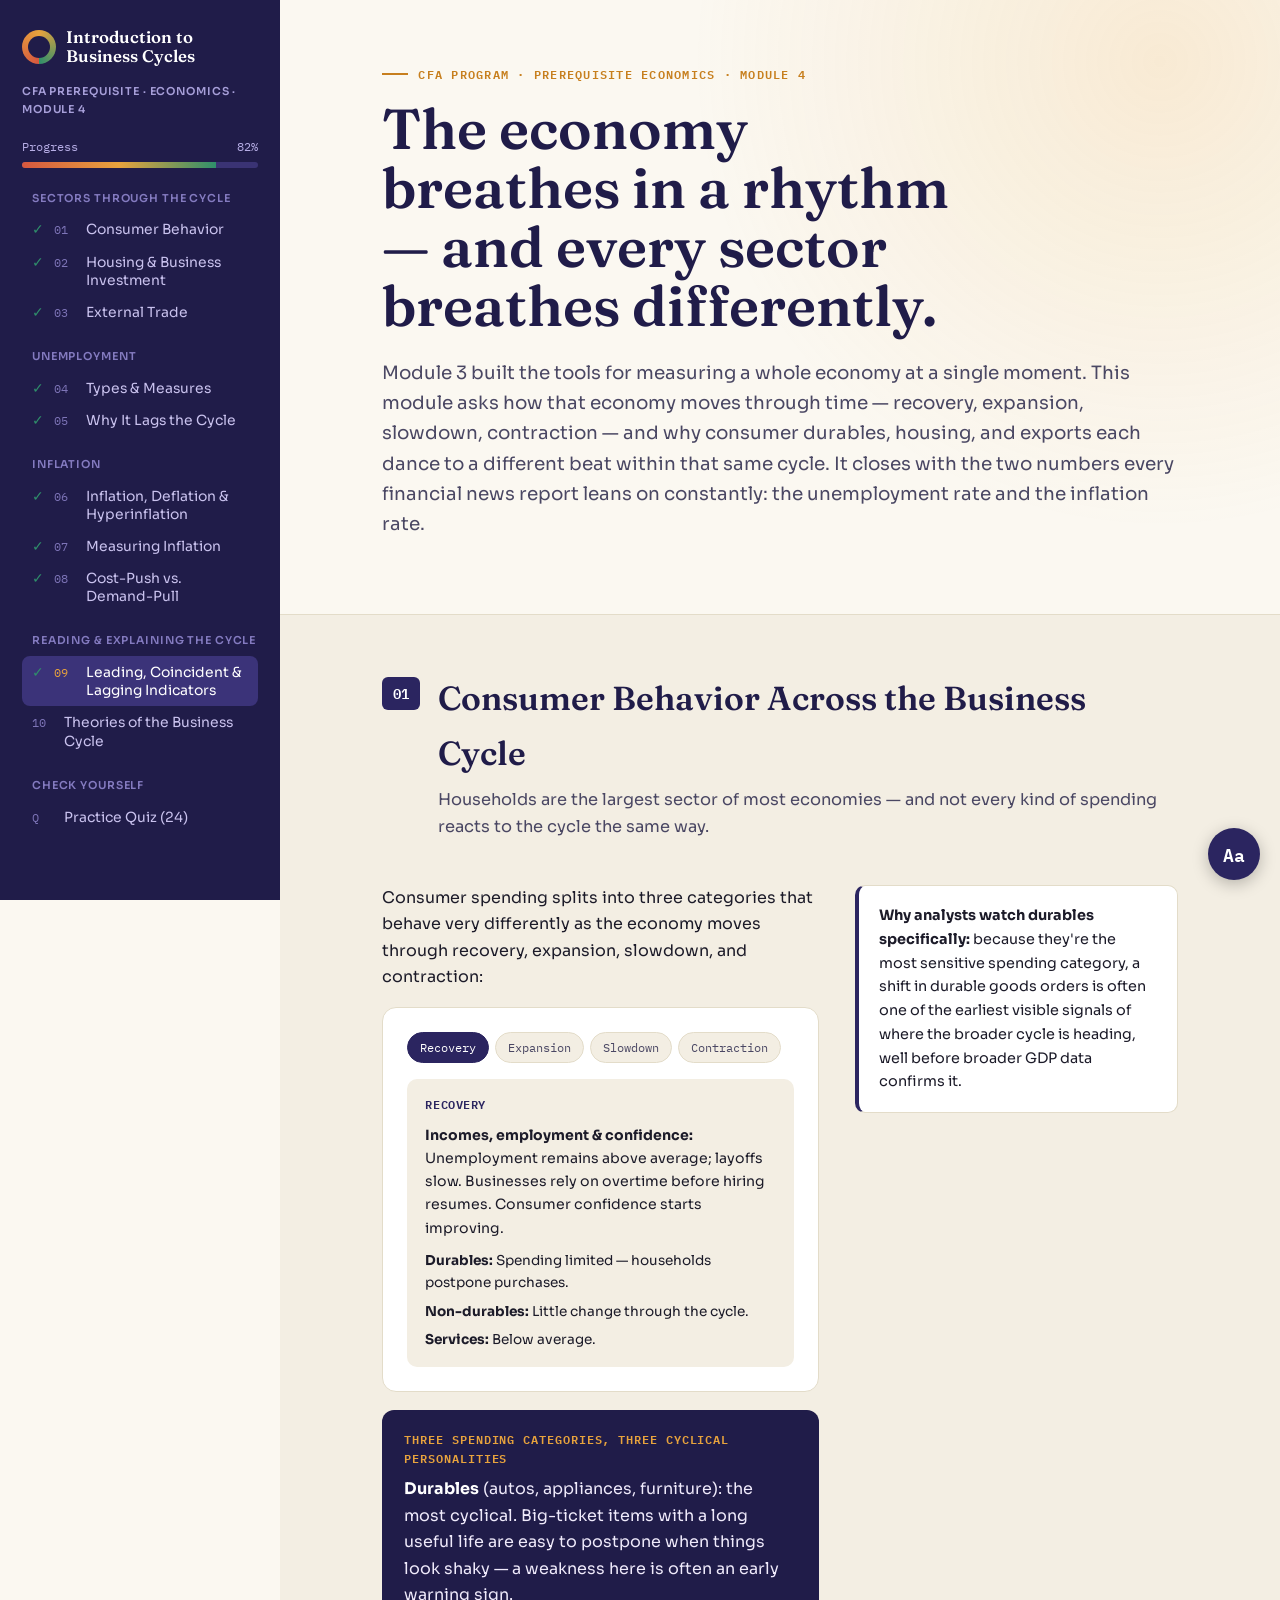
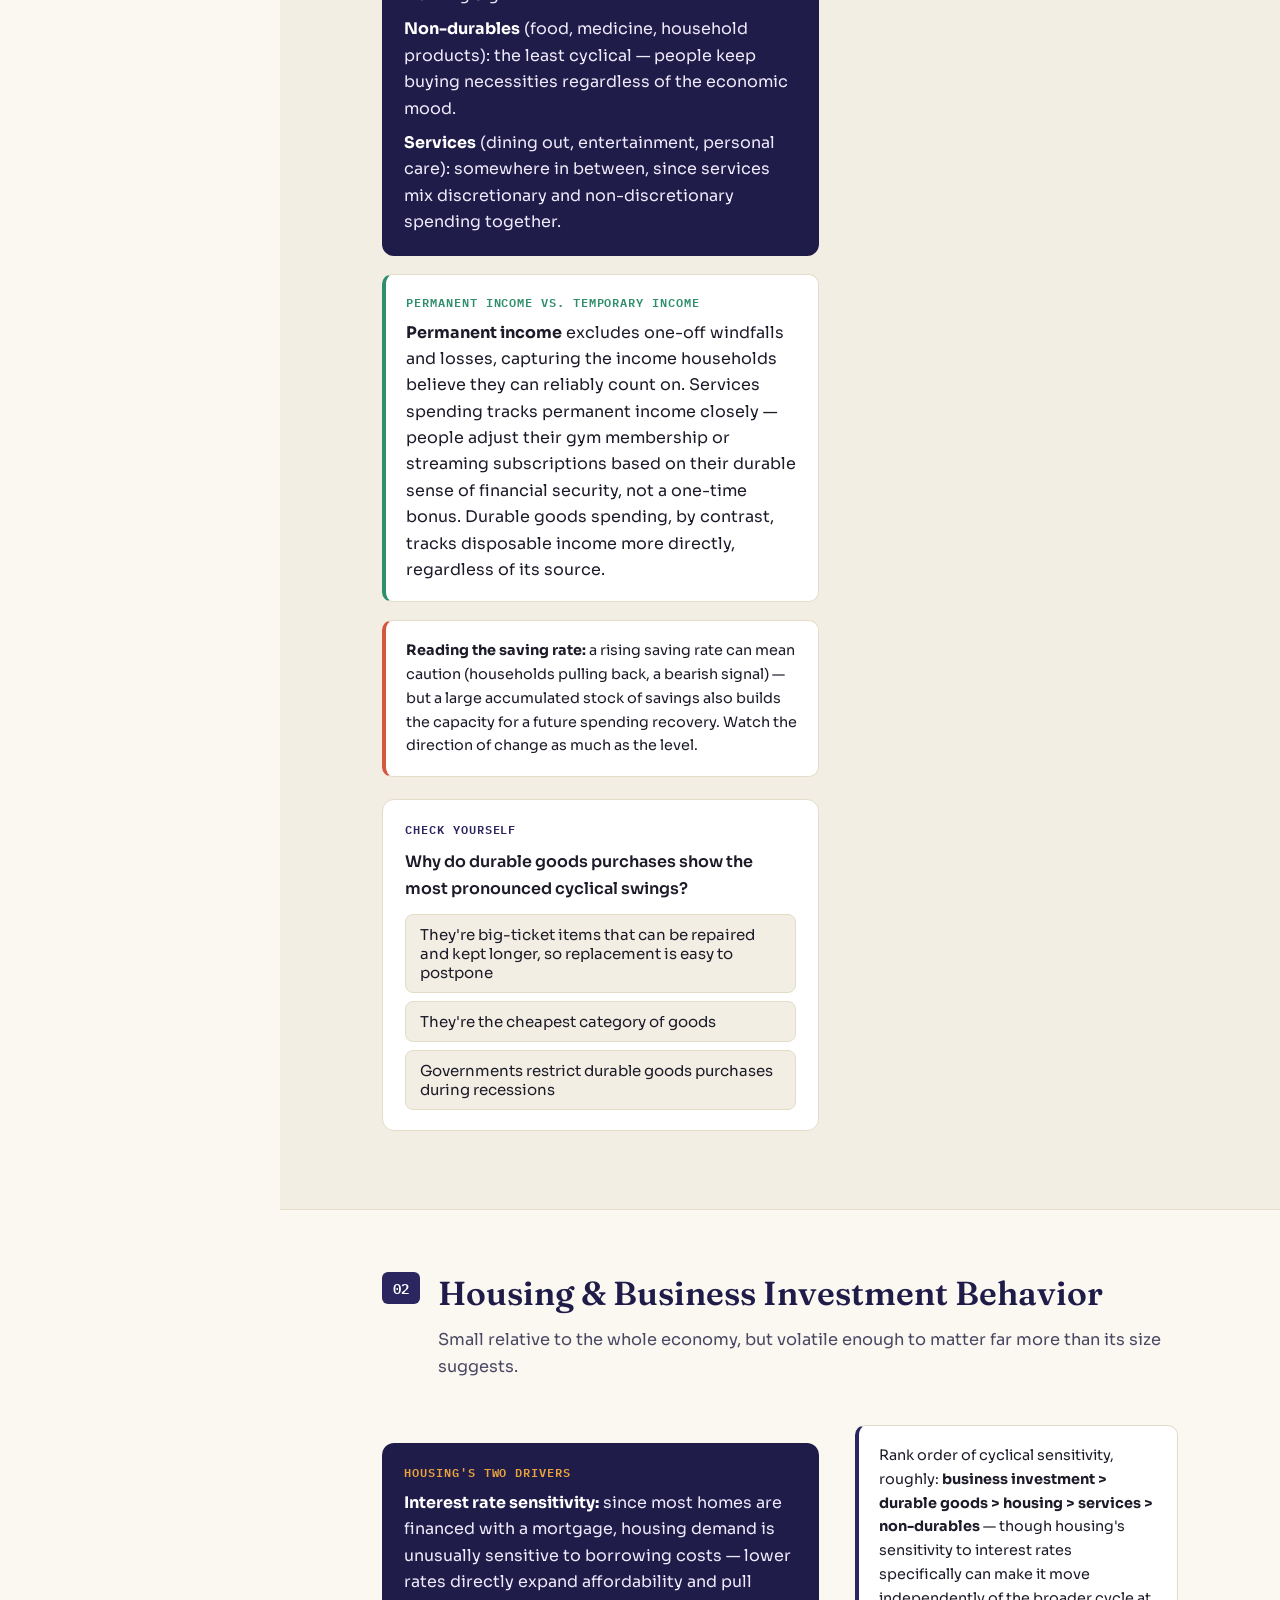
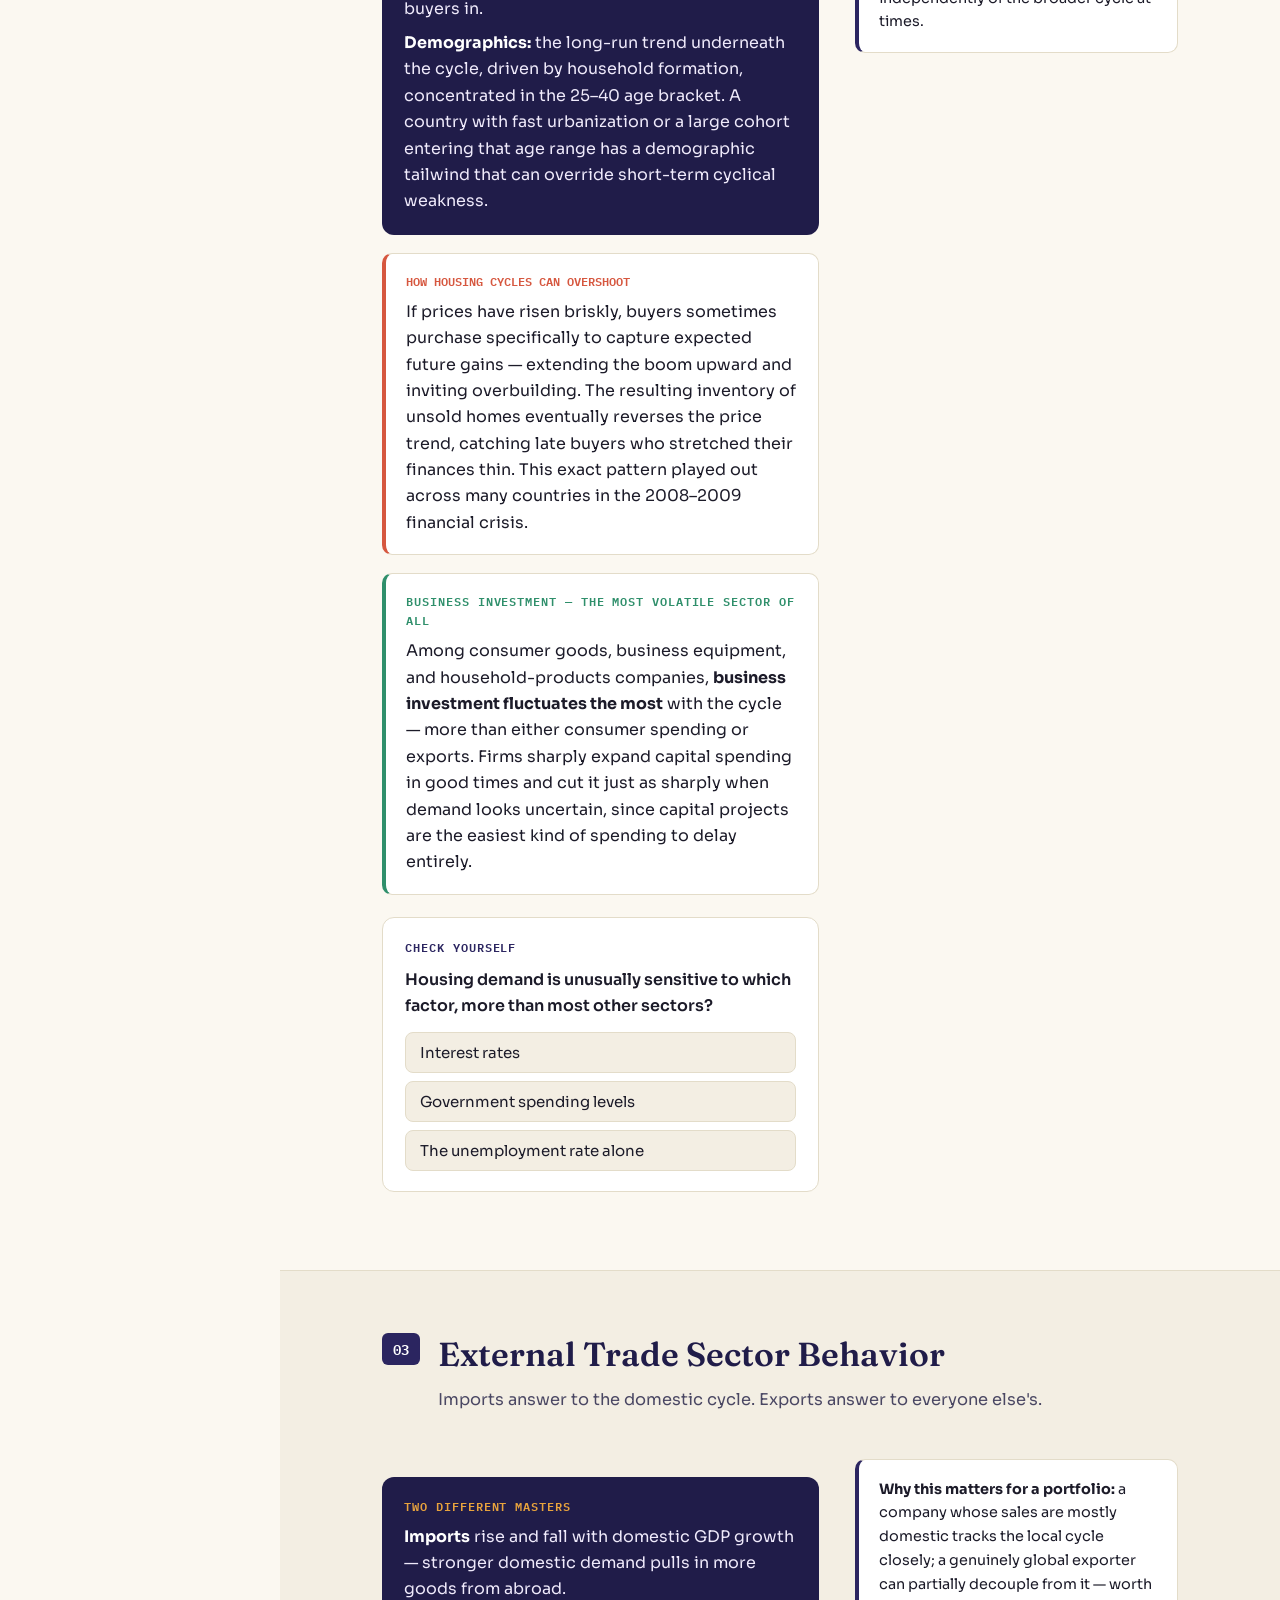
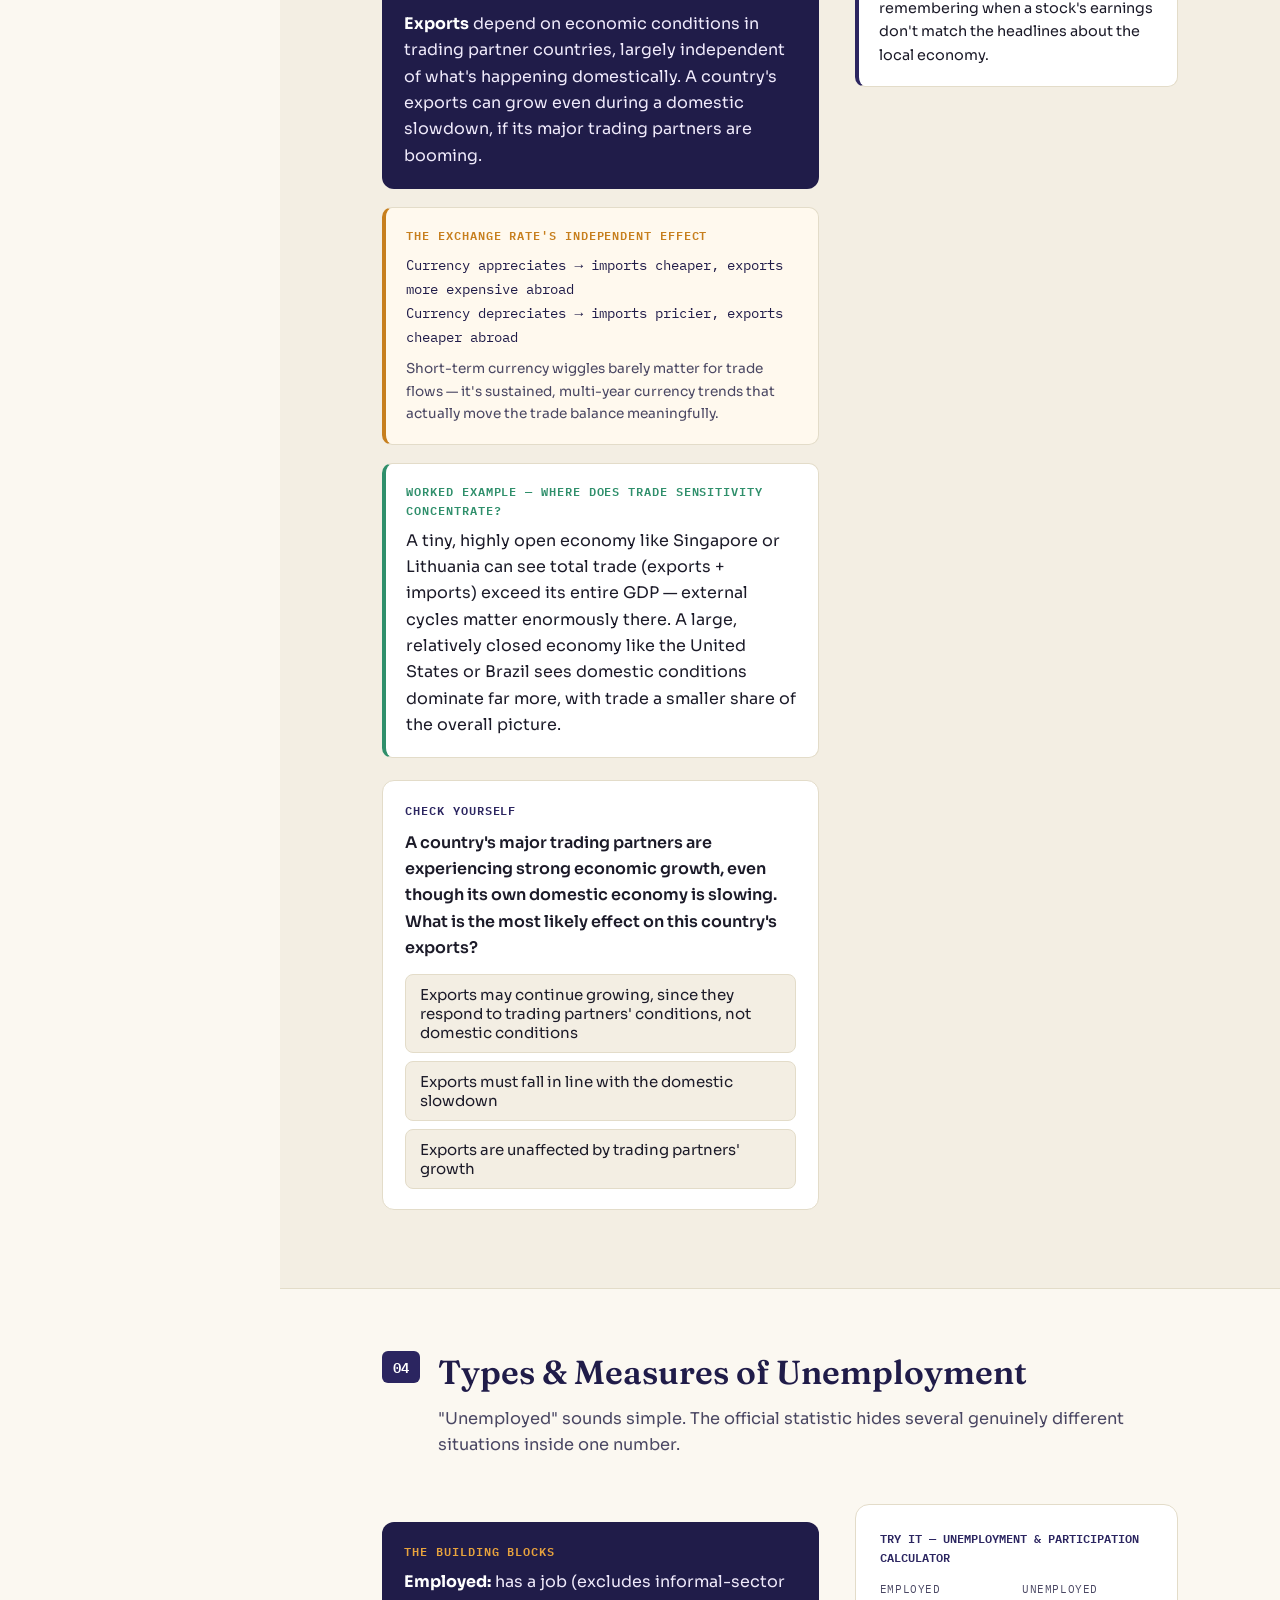
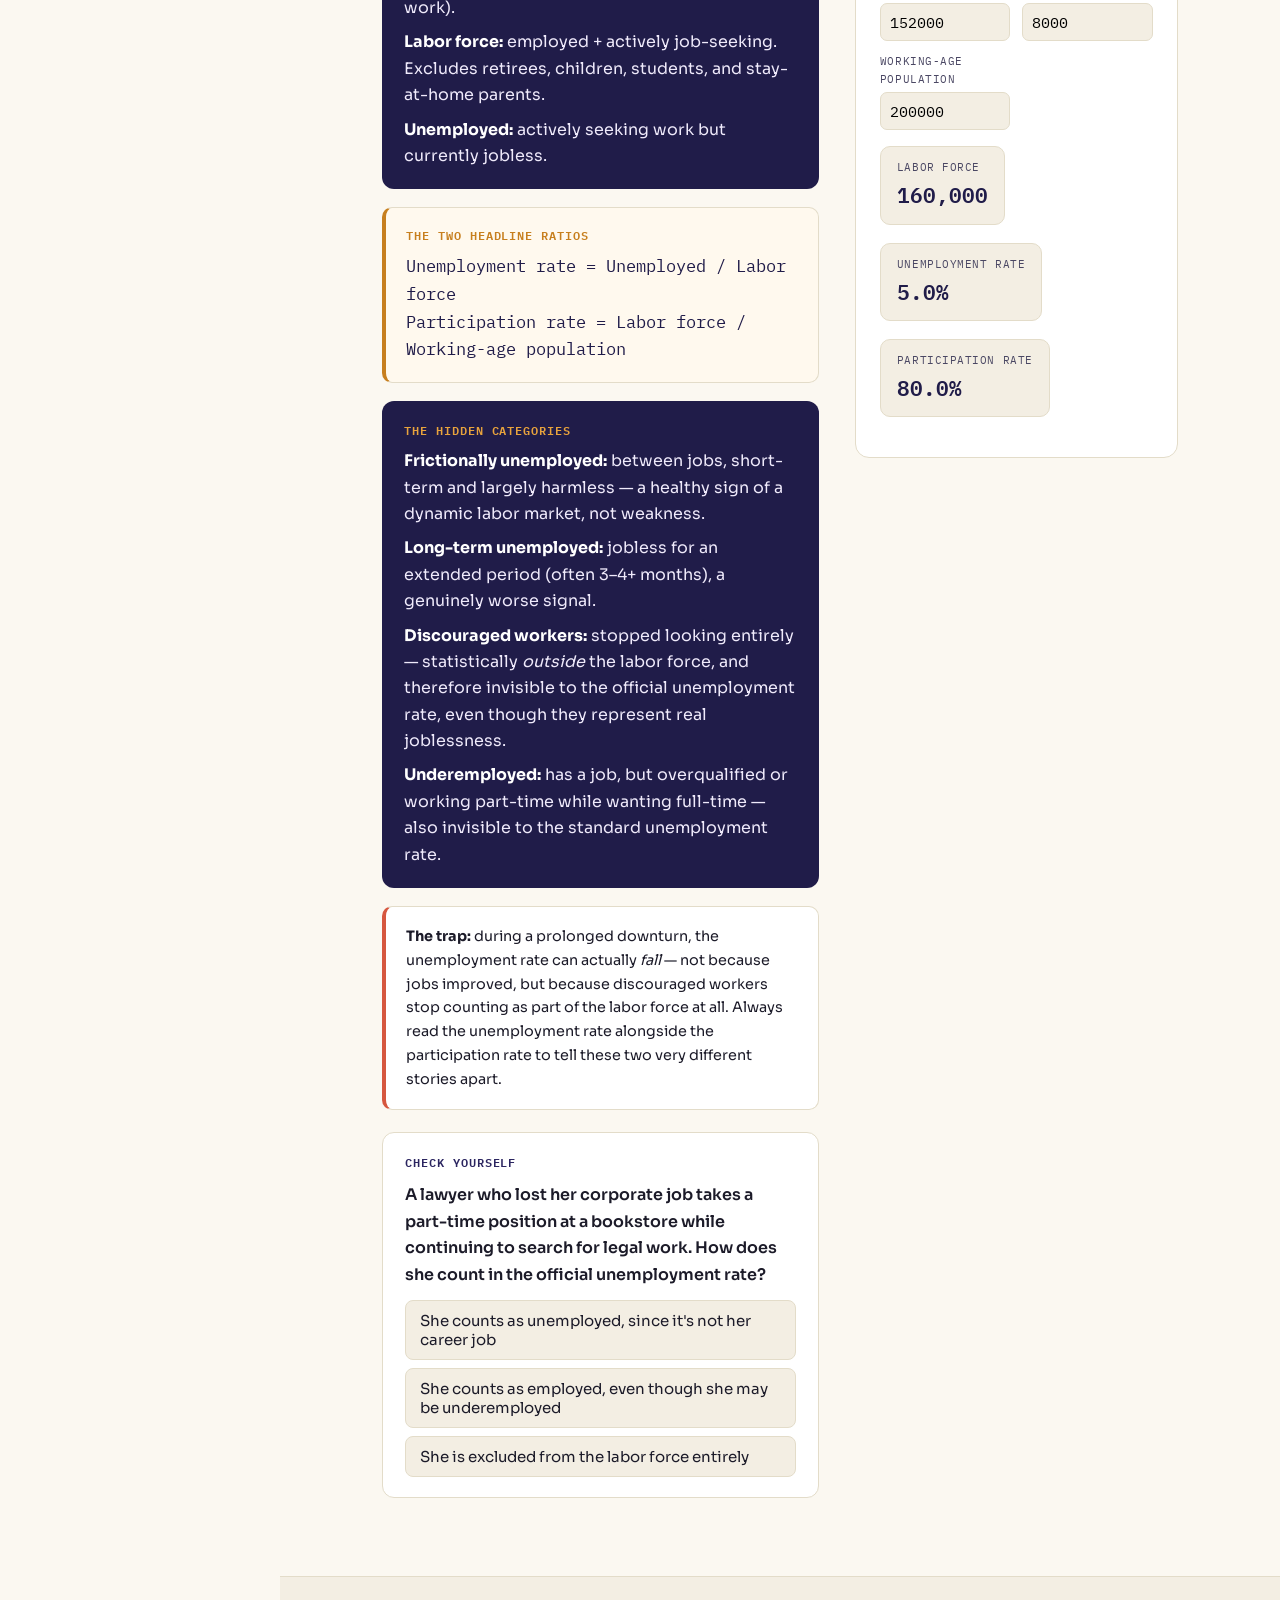
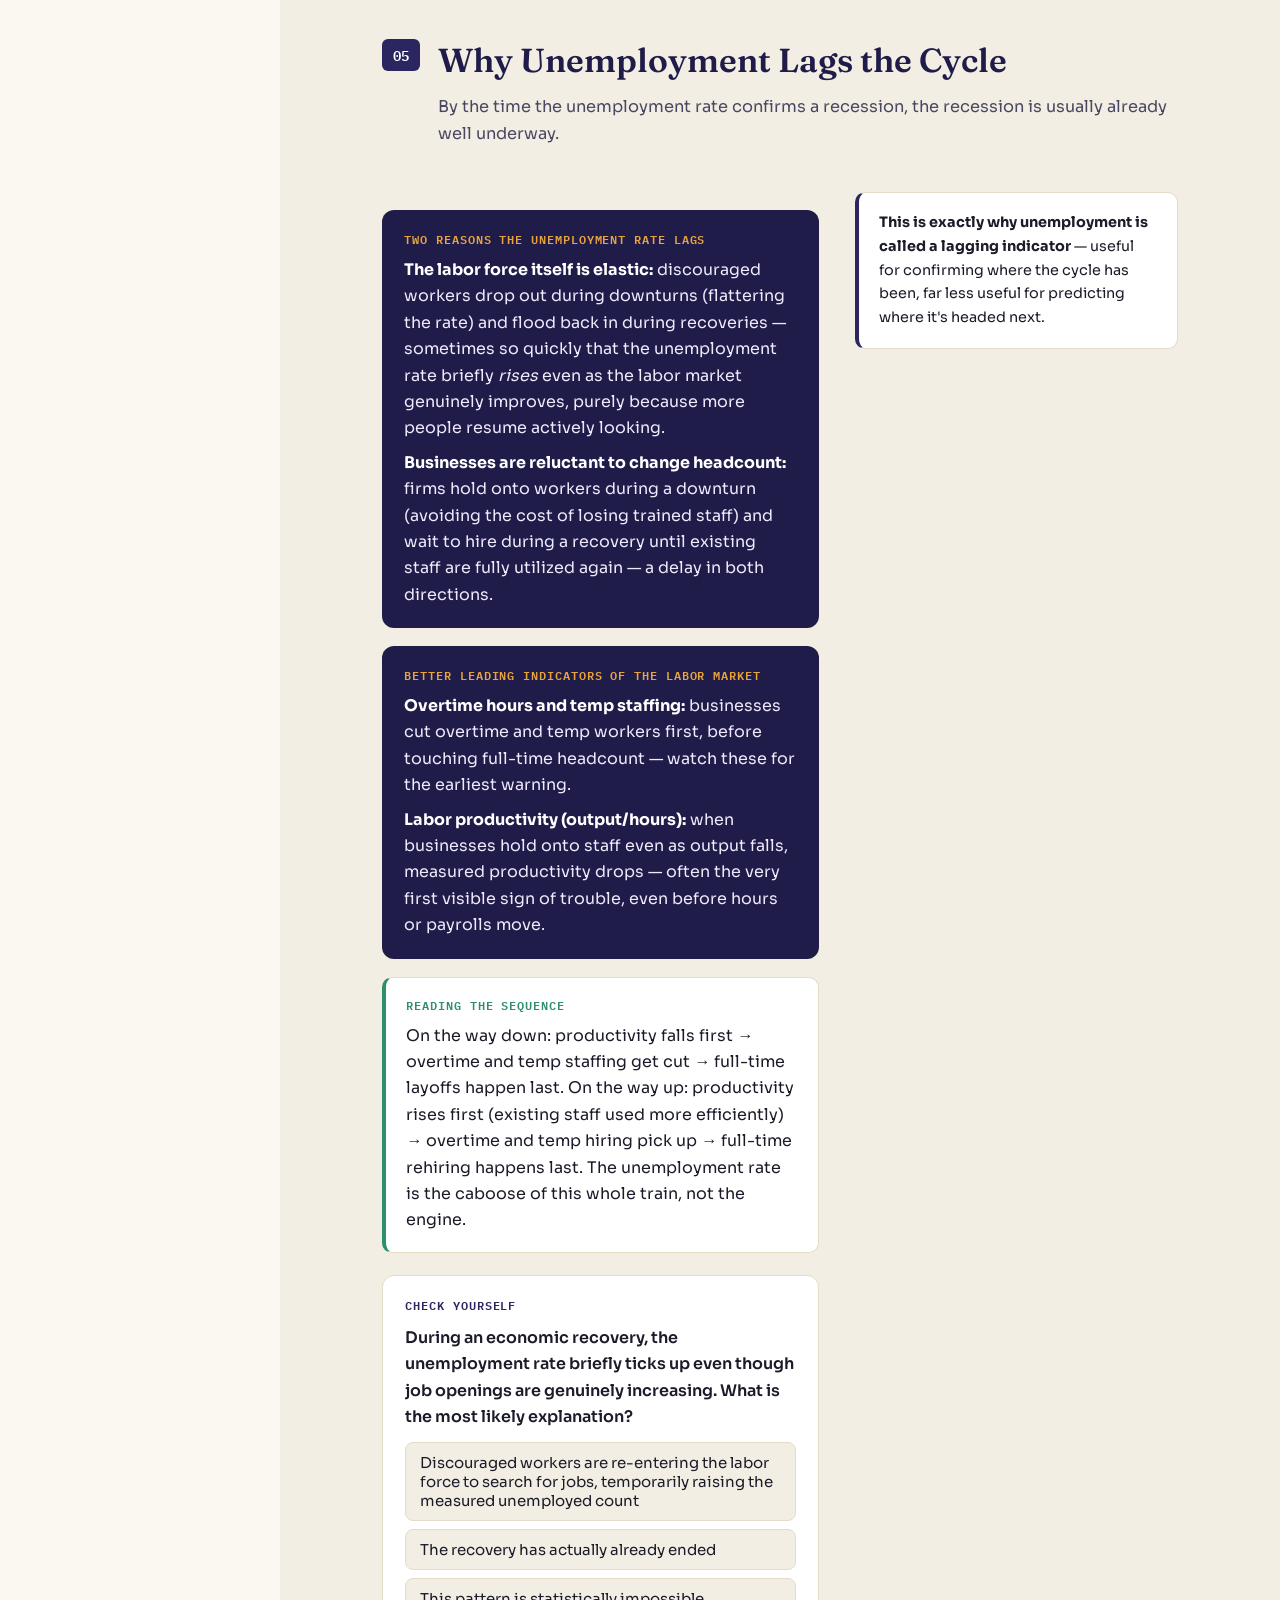
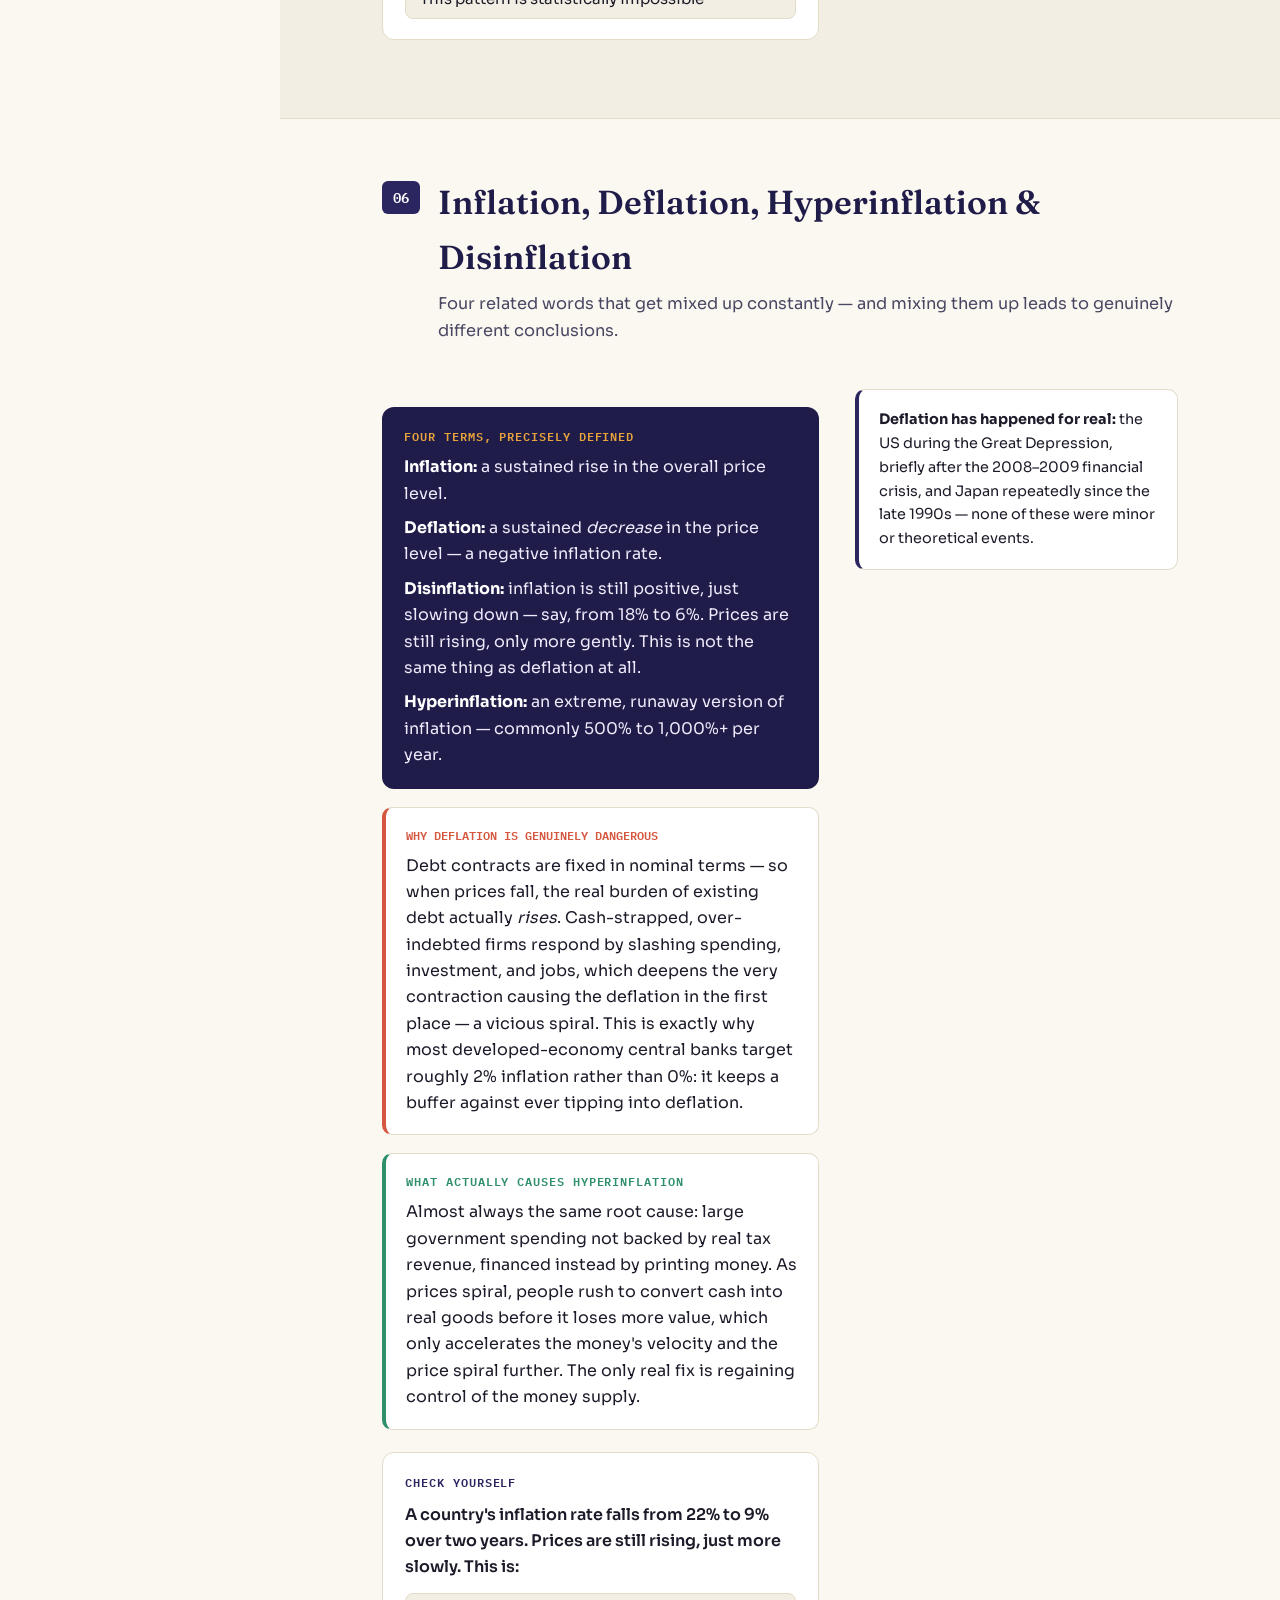
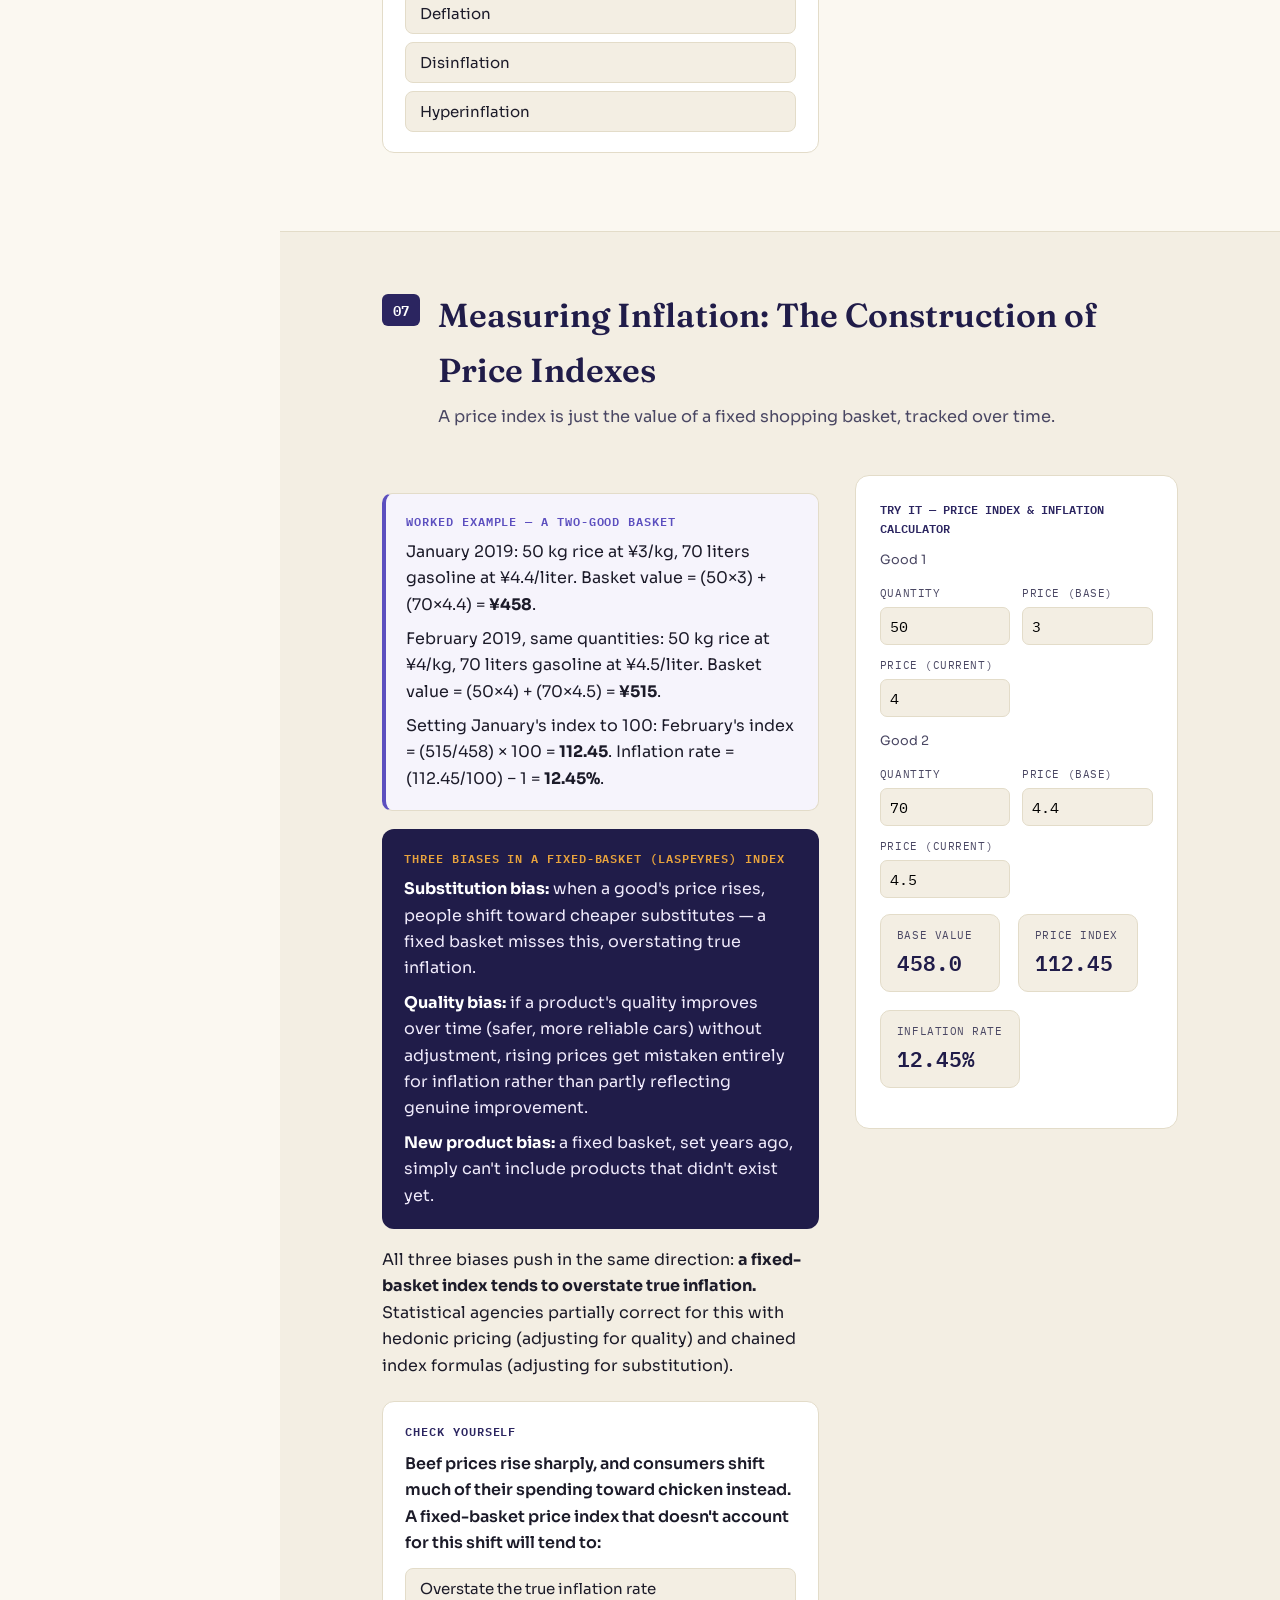
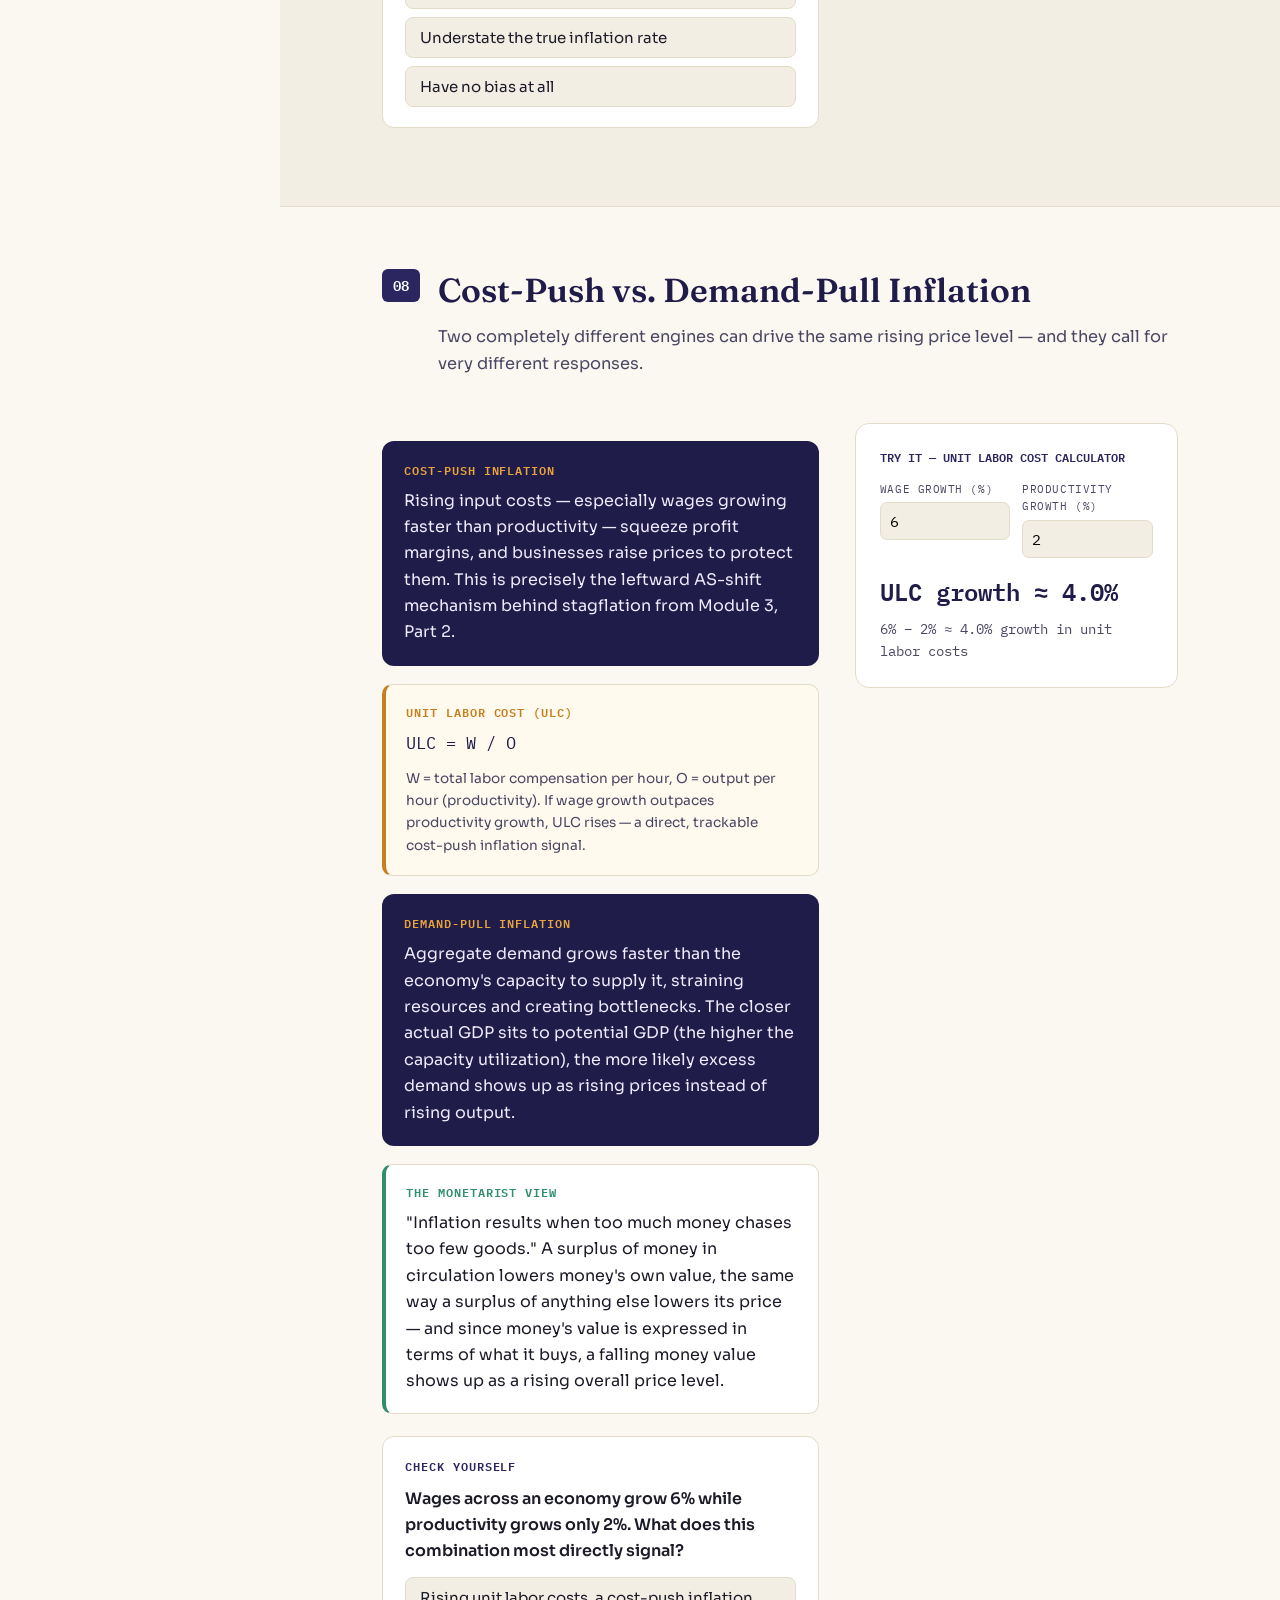
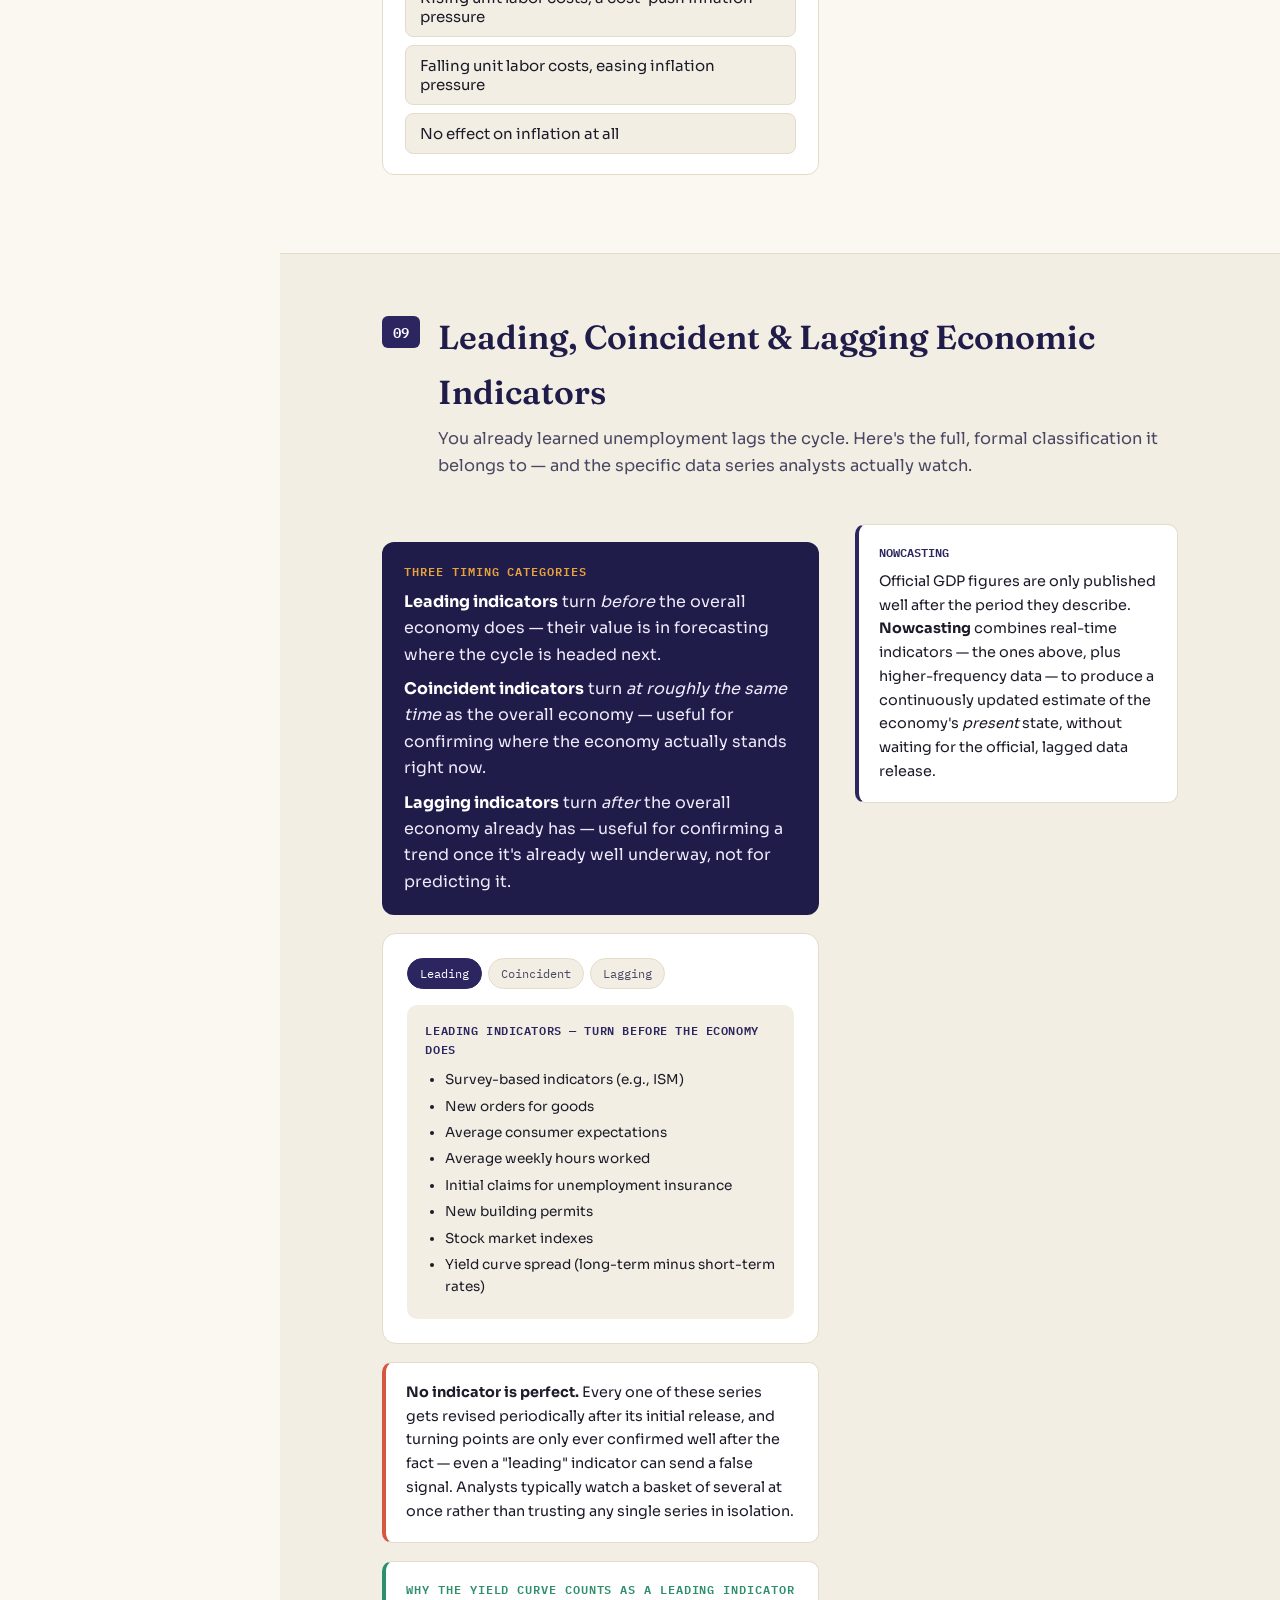
<file: business-cycles/index.html>
<!DOCTYPE html>
<html lang="en">
<head>
<meta charset="UTF-8">
<meta name="viewport" content="width=device-width, initial-scale=1.0">
<title>Introduction to Business Cycles — CFA Prerequisite Economics Toolkit</title>
<link rel="stylesheet" href="styles.css">
</head>
<body>

<div class="mobile-bar">
  <strong style="font-family:var(--font-display)">↗ ↘ ↗</strong>
  <button id="sidebarToggle">Menu</button>
</div>

<div class="app">
  <nav class="sidebar" id="sidebar">
    <a href="../index.html" class="brand">
      <span class="brand-mark"></span>
      <span class="brand-name">Introduction to<br>Business Cycles</span>
    </a>
    <div class="brand-sub">CFA Prerequisite · Economics · Module 4</div>

    <div class="progress-wrap">
      <div class="progress-label"><span>Progress</span><span id="progressPct">0%</span></div>
      <div class="progress-track"><div class="progress-fill" id="progressFill"></div></div>
    </div>

    <div class="toc-group-label">Sectors Through the Cycle</div>
    <ul class="toc">
      <li><a href="#sec-consumer" data-sec="sec-consumer"><span class="num">01</span>Consumer Behavior</a></li>
      <li><a href="#sec-housing" data-sec="sec-housing"><span class="num">02</span>Housing &amp; Business Investment</a></li>
      <li><a href="#sec-trade" data-sec="sec-trade"><span class="num">03</span>External Trade</a></li>
    </ul>

    <div class="toc-group-label">Unemployment</div>
    <ul class="toc">
      <li><a href="#sec-unemploytypes" data-sec="sec-unemploytypes"><span class="num">04</span>Types &amp; Measures</a></li>
      <li><a href="#sec-unemploylag" data-sec="sec-unemploylag"><span class="num">05</span>Why It Lags the Cycle</a></li>
    </ul>

    <div class="toc-group-label">Inflation</div>
    <ul class="toc">
      <li><a href="#sec-inflationtypes" data-sec="sec-inflationtypes"><span class="num">06</span>Inflation, Deflation &amp; Hyperinflation</a></li>
      <li><a href="#sec-priceindex" data-sec="sec-priceindex"><span class="num">07</span>Measuring Inflation</a></li>
      <li><a href="#sec-costdemand" data-sec="sec-costdemand"><span class="num">08</span>Cost-Push vs. Demand-Pull</a></li>
    </ul>

    <div class="toc-group-label">Reading &amp; Explaining the Cycle</div>
    <ul class="toc">
      <li><a href="#sec-indicators" data-sec="sec-indicators"><span class="num">09</span>Leading, Coincident &amp; Lagging Indicators</a></li>
      <li><a href="#sec-theories" data-sec="sec-theories"><span class="num">10</span>Theories of the Business Cycle</a></li>
    </ul>

    <div class="toc-group-label">Check Yourself</div>
    <ul class="toc">
      <li><a href="#sec-quiz" data-sec="sec-quiz"><span class="num">Q</span>Practice Quiz (24)</a></li>
    </ul>
  </nav>

  <main id="top">
    <header class="hero">
      <div class="eyebrow">CFA Program · Prerequisite Economics · Module 4</div>
      <h1>The economy breathes in a rhythm — and every sector breathes differently.</h1>
      <p class="lede">Module 3 built the tools for measuring a whole economy at a single moment. This module asks how that economy moves through time — recovery, expansion, slowdown, contraction — and why consumer durables, housing, and exports each dance to a different beat within that same cycle. It closes with the two numbers every financial news report leans on constantly: the unemployment rate and the inflation rate.</p>
    </header>

    <!-- =========================================================
         01 CONSUMER BEHAVIOR
    ========================================================== -->
    <section class="section" id="sec-consumer">
      <div class="section-head">
        <span class="section-tag">01</span>
        <div>
          <h2>Consumer Behavior Across the Business Cycle</h2>
          <p class="subhead">Households are the largest sector of most economies — and not every kind of spending reacts to the cycle the same way.</p>
        </div>
      </div>
      <div class="content-grid">
        <div>
          <p>Consumer spending splits into three categories that behave very differently as the economy moves through recovery, expansion, slowdown, and contraction:</p>

          <div class="chart-card">
            <div class="test-tabs" id="phaseTabs">
              <button class="test-tab active" data-phase="recovery">Recovery</button>
              <button class="test-tab" data-phase="expansion">Expansion</button>
              <button class="test-tab" data-phase="slowdown">Slowdown</button>
              <button class="test-tab" data-phase="contraction">Contraction</button>
            </div>
            <div id="phaseDisplay"></div>
          </div>

          <div class="definition">
            <div class="label">Three spending categories, three cyclical personalities</div>
            <p style="margin-bottom:8px;"><strong>Durables</strong> (autos, appliances, furniture): the most cyclical. Big-ticket items with a long useful life are easy to postpone when things look shaky — a weakness here is often an early warning sign.</p>
            <p style="margin-bottom:8px;"><strong>Non-durables</strong> (food, medicine, household products): the least cyclical — people keep buying necessities regardless of the economic mood.</p>
            <p style="margin:0;"><strong>Services</strong> (dining out, entertainment, personal care): somewhere in between, since services mix discretionary and non-discretionary spending together.</p>
          </div>

          <div class="callout example">
            <div class="label">Permanent income vs. temporary income</div>
            <p style="margin:0;"><strong>Permanent income</strong> excludes one-off windfalls and losses, capturing the income households believe they can reliably count on. Services spending tracks permanent income closely — people adjust their gym membership or streaming subscriptions based on their durable sense of financial security, not a one-time bonus. Durable goods spending, by contrast, tracks disposable income more directly, regardless of its source.</p>
          </div>

          <div class="callout" style="border-left-color:var(--red);">
            <p style="margin:0; font-size:.9rem;"><strong>Reading the saving rate:</strong> a rising saving rate can mean caution (households pulling back, a bearish signal) — but a large accumulated stock of savings also builds the capacity for a future spending recovery. Watch the direction of change as much as the level.</p>
          </div>

          <div class="checkin" data-checkin="c1">
            <div class="label">Check yourself</div>
            <div class="q">Why do durable goods purchases show the most pronounced cyclical swings?</div>
            <div class="opt-list">
              <button class="opt-btn" data-correct="true">They're big-ticket items that can be repaired and kept longer, so replacement is easy to postpone</button>
              <button class="opt-btn" data-correct="false">They're the cheapest category of goods</button>
              <button class="opt-btn" data-correct="false">Governments restrict durable goods purchases during recessions</button>
            </div>
            <div class="checkin-feedback">Correct — because durables can be kept in service longer with repairs, households have real flexibility to delay buying a replacement when the outlook looks uncertain.</div>
          </div>
        </div>
        <div>
          <div class="callout" style="margin-top:0;">
            <p style="margin:0; font-size:.9rem;"><strong>Why analysts watch durables specifically:</strong> because they're the most sensitive spending category, a shift in durable goods orders is often one of the earliest visible signals of where the broader cycle is heading, well before broader GDP data confirms it.</p>
          </div>
        </div>
      </div>
    </section>

    <!-- =========================================================
         02 HOUSING & BUSINESS INVESTMENT
    ========================================================== -->
    <section class="section" id="sec-housing">
      <div class="section-head">
        <span class="section-tag">02</span>
        <div>
          <h2>Housing &amp; Business Investment Behavior</h2>
          <p class="subhead">Small relative to the whole economy, but volatile enough to matter far more than its size suggests.</p>
        </div>
      </div>
      <div class="content-grid">
        <div>
          <div class="definition">
            <div class="label">Housing's two drivers</div>
            <p style="margin-bottom:8px;"><strong>Interest rate sensitivity:</strong> since most homes are financed with a mortgage, housing demand is unusually sensitive to borrowing costs — lower rates directly expand affordability and pull buyers in.</p>
            <p style="margin:0;"><strong>Demographics:</strong> the long-run trend underneath the cycle, driven by household formation, concentrated in the 25–40 age bracket. A country with fast urbanization or a large cohort entering that age range has a demographic tailwind that can override short-term cyclical weakness.</p>
          </div>

          <div class="callout" style="border-left-color:var(--red);">
            <div class="label" style="font-family:var(--font-mono); font-size:.72rem; text-transform:uppercase; color:var(--red); font-weight:700; margin-bottom:8px;">How housing cycles can overshoot</div>
            <p style="margin:0;">If prices have risen briskly, buyers sometimes purchase specifically to capture expected future gains — extending the boom upward and inviting overbuilding. The resulting inventory of unsold homes eventually reverses the price trend, catching late buyers who stretched their finances thin. This exact pattern played out across many countries in the 2008–2009 financial crisis.</p>
          </div>

          <div class="callout example">
            <div class="label">Business investment — the most volatile sector of all</div>
            <p style="margin:0;">Among consumer goods, business equipment, and household-products companies, <strong>business investment fluctuates the most</strong> with the cycle — more than either consumer spending or exports. Firms sharply expand capital spending in good times and cut it just as sharply when demand looks uncertain, since capital projects are the easiest kind of spending to delay entirely.</p>
          </div>

          <div class="checkin" data-checkin="c2">
            <div class="label">Check yourself</div>
            <div class="q">Housing demand is unusually sensitive to which factor, more than most other sectors?</div>
            <div class="opt-list">
              <button class="opt-btn" data-correct="true">Interest rates</button>
              <button class="opt-btn" data-correct="false">Government spending levels</button>
              <button class="opt-btn" data-correct="false">The unemployment rate alone</button>
            </div>
            <div class="checkin-feedback">Correct — because most home purchases are mortgage-financed, changes in borrowing costs directly and immediately affect affordability and demand.</div>
          </div>
        </div>
        <div>
          <div class="callout" style="margin-top:0;">
            <p style="margin:0; font-size:.9rem;">Rank order of cyclical sensitivity, roughly: <strong>business investment &gt; durable goods &gt; housing &gt; services &gt; non-durables</strong> — though housing's sensitivity to interest rates specifically can make it move independently of the broader cycle at times.</p>
          </div>
        </div>
      </div>
    </section>

    <!-- =========================================================
         03 EXTERNAL TRADE
    ========================================================== -->
    <section class="section" id="sec-trade">
      <div class="section-head">
        <span class="section-tag">03</span>
        <div>
          <h2>External Trade Sector Behavior</h2>
          <p class="subhead">Imports answer to the domestic cycle. Exports answer to everyone else's.</p>
        </div>
      </div>
      <div class="content-grid">
        <div>
          <div class="definition">
            <div class="label">Two different masters</div>
            <p style="margin-bottom:8px;"><strong>Imports</strong> rise and fall with domestic GDP growth — stronger domestic demand pulls in more goods from abroad.</p>
            <p style="margin:0;"><strong>Exports</strong> depend on economic conditions in trading partner countries, largely independent of what's happening domestically. A country's exports can grow even during a domestic slowdown, if its major trading partners are booming.</p>
          </div>

          <div class="callout formula">
            <div class="label">The exchange rate's independent effect</div>
            <div class="formula-body" style="font-size:.9rem;">Currency appreciates → imports cheaper, exports more expensive abroad<br>Currency depreciates → imports pricier, exports cheaper abroad</div>
            <p style="margin:10px 0 0; font-size:.85rem; color:var(--ink-soft);">Short-term currency wiggles barely matter for trade flows — it's sustained, multi-year currency trends that actually move the trade balance meaningfully.</p>
          </div>

          <div class="callout example">
            <div class="label">Worked example — where does trade sensitivity concentrate?</div>
            <p style="margin:0;">A tiny, highly open economy like Singapore or Lithuania can see total trade (exports + imports) exceed its entire GDP — external cycles matter enormously there. A large, relatively closed economy like the United States or Brazil sees domestic conditions dominate far more, with trade a smaller share of the overall picture.</p>
          </div>

          <div class="checkin" data-checkin="c3">
            <div class="label">Check yourself</div>
            <div class="q">A country's major trading partners are experiencing strong economic growth, even though its own domestic economy is slowing. What is the most likely effect on this country's exports?</div>
            <div class="opt-list">
              <button class="opt-btn" data-correct="true">Exports may continue growing, since they respond to trading partners' conditions, not domestic conditions</button>
              <button class="opt-btn" data-correct="false">Exports must fall in line with the domestic slowdown</button>
              <button class="opt-btn" data-correct="false">Exports are unaffected by trading partners' growth</button>
            </div>
            <div class="checkin-feedback">Correct — exports respond primarily to the economic conditions of trading partners, so strong foreign growth can keep exports rising even as the domestic economy weakens.</div>
          </div>
        </div>
        <div>
          <div class="callout" style="margin-top:0;">
            <p style="margin:0; font-size:.9rem;"><strong>Why this matters for a portfolio:</strong> a company whose sales are mostly domestic tracks the local cycle closely; a genuinely global exporter can partially decouple from it — worth remembering when a stock's earnings don't match the headlines about the local economy.</p>
          </div>
        </div>
      </div>
    </section>

    <!-- =========================================================
         04 UNEMPLOYMENT TYPES & MEASURES
    ========================================================== -->
    <section class="section" id="sec-unemploytypes">
      <div class="section-head">
        <span class="section-tag">04</span>
        <div>
          <h2>Types &amp; Measures of Unemployment</h2>
          <p class="subhead">"Unemployed" sounds simple. The official statistic hides several genuinely different situations inside one number.</p>
        </div>
      </div>
      <div class="content-grid">
        <div>
          <div class="definition">
            <div class="label">The building blocks</div>
            <p style="margin-bottom:8px;"><strong>Employed:</strong> has a job (excludes informal-sector work).</p>
            <p style="margin-bottom:8px;"><strong>Labor force:</strong> employed + actively job-seeking. Excludes retirees, children, students, and stay-at-home parents.</p>
            <p style="margin:0;"><strong>Unemployed:</strong> actively seeking work but currently jobless.</p>
          </div>

          <div class="callout formula">
            <div class="label">The two headline ratios</div>
            <div class="formula-body">
              Unemployment rate = Unemployed / Labor force<br>
              Participation rate = Labor force / Working-age population
            </div>
          </div>

          <div class="definition">
            <div class="label">The hidden categories</div>
            <p style="margin-bottom:8px;"><strong>Frictionally unemployed:</strong> between jobs, short-term and largely harmless — a healthy sign of a dynamic labor market, not weakness.</p>
            <p style="margin-bottom:8px;"><strong>Long-term unemployed:</strong> jobless for an extended period (often 3–4+ months), a genuinely worse signal.</p>
            <p style="margin-bottom:8px;"><strong>Discouraged workers:</strong> stopped looking entirely — statistically <em>outside</em> the labor force, and therefore invisible to the official unemployment rate, even though they represent real joblessness.</p>
            <p style="margin:0;"><strong>Underemployed:</strong> has a job, but overqualified or working part-time while wanting full-time — also invisible to the standard unemployment rate.</p>
          </div>

          <div class="callout" style="border-left-color:var(--red);">
            <p style="margin:0; font-size:.9rem;"><strong>The trap:</strong> during a prolonged downturn, the unemployment rate can actually <em>fall</em> — not because jobs improved, but because discouraged workers stop counting as part of the labor force at all. Always read the unemployment rate alongside the participation rate to tell these two very different stories apart.</p>
          </div>

          <div class="checkin" data-checkin="c4">
            <div class="label">Check yourself</div>
            <div class="q">A lawyer who lost her corporate job takes a part-time position at a bookstore while continuing to search for legal work. How does she count in the official unemployment rate?</div>
            <div class="opt-list">
              <button class="opt-btn" data-correct="false">She counts as unemployed, since it's not her career job</button>
              <button class="opt-btn" data-correct="true">She counts as employed, even though she may be underemployed</button>
              <button class="opt-btn" data-correct="false">She is excluded from the labor force entirely</button>
            </div>
            <div class="checkin-feedback">Correct — having any job counts as employed for the unemployment rate, regardless of whether it matches her qualifications. Underemployment is a real phenomenon, but it isn't captured by the standard unemployment statistic.</div>
          </div>
        </div>
        <div>
          <div class="dist-card" style="margin-top:0;">
            <div class="label" style="font-family:var(--font-mono); font-size:.72rem; text-transform:uppercase; color:var(--indigo); font-weight:700; margin-bottom:12px;">Try it — unemployment &amp; participation calculator</div>
            <div class="tvm-grid">
              <div class="tvm-field"><label>Employed</label><input type="number" id="uEmployed" value="152000" step="1000"></div>
              <div class="tvm-field"><label>Unemployed</label><input type="number" id="uUnemployed" value="8000" step="500"></div>
              <div class="tvm-field"><label>Working-age population</label><input type="number" id="uWorkingAge" value="200000" step="1000"></div>
            </div>
            <div class="stat-readout-row" id="uOut">
              <div class="stat-readout"><div class="k">Labor force</div><div class="v">160,000</div></div>
              <div class="stat-readout"><div class="k">Unemployment rate</div><div class="v">5.0%</div></div>
              <div class="stat-readout"><div class="k">Participation rate</div><div class="v">80.0%</div></div>
            </div>
          </div>
        </div>
      </div>
    </section>

    <!-- =========================================================
         05 WHY UNEMPLOYMENT LAGS THE CYCLE
    ========================================================== -->
    <section class="section" id="sec-unemploylag">
      <div class="section-head">
        <span class="section-tag">05</span>
        <div>
          <h2>Why Unemployment Lags the Cycle</h2>
          <p class="subhead">By the time the unemployment rate confirms a recession, the recession is usually already well underway.</p>
        </div>
      </div>
      <div class="content-grid">
        <div>
          <div class="definition">
            <div class="label">Two reasons the unemployment rate lags</div>
            <p style="margin-bottom:8px;"><strong>The labor force itself is elastic:</strong> discouraged workers drop out during downturns (flattering the rate) and flood back in during recoveries — sometimes so quickly that the unemployment rate briefly <em>rises</em> even as the labor market genuinely improves, purely because more people resume actively looking.</p>
            <p style="margin:0;"><strong>Businesses are reluctant to change headcount:</strong> firms hold onto workers during a downturn (avoiding the cost of losing trained staff) and wait to hire during a recovery until existing staff are fully utilized again — a delay in both directions.</p>
          </div>

          <div class="definition">
            <div class="label">Better leading indicators of the labor market</div>
            <p style="margin-bottom:8px;"><strong>Overtime hours and temp staffing:</strong> businesses cut overtime and temp workers first, before touching full-time headcount — watch these for the earliest warning.</p>
            <p style="margin:0;"><strong>Labor productivity (output/hours):</strong> when businesses hold onto staff even as output falls, measured productivity drops — often the very first visible sign of trouble, even before hours or payrolls move.</p>
          </div>

          <div class="callout example">
            <div class="label">Reading the sequence</div>
            <p style="margin:0;">On the way down: productivity falls first → overtime and temp staffing get cut → full-time layoffs happen last. On the way up: productivity rises first (existing staff used more efficiently) → overtime and temp hiring pick up → full-time rehiring happens last. The unemployment rate is the caboose of this whole train, not the engine.</p>
          </div>

          <div class="checkin" data-checkin="c5">
            <div class="label">Check yourself</div>
            <div class="q">During an economic recovery, the unemployment rate briefly ticks up even though job openings are genuinely increasing. What is the most likely explanation?</div>
            <div class="opt-list">
              <button class="opt-btn" data-correct="true">Discouraged workers are re-entering the labor force to search for jobs, temporarily raising the measured unemployed count</button>
              <button class="opt-btn" data-correct="false">The recovery has actually already ended</button>
              <button class="opt-btn" data-correct="false">This pattern is statistically impossible</button>
            </div>
            <div class="checkin-feedback">Correct — as conditions improve, previously discouraged workers resume actively job-seeking, and since they aren't immediately hired, they can temporarily push the unemployment rate up even during a genuine recovery.</div>
          </div>
        </div>
        <div>
          <div class="callout" style="margin-top:0;">
            <p style="margin:0; font-size:.9rem;"><strong>This is exactly why unemployment is called a lagging indicator</strong> — useful for confirming where the cycle has been, far less useful for predicting where it's headed next.</p>
          </div>
        </div>
      </div>
    </section>

    <!-- =========================================================
         06 INFLATION, DEFLATION, HYPERINFLATION
    ========================================================== -->
    <section class="section" id="sec-inflationtypes">
      <div class="section-head">
        <span class="section-tag">06</span>
        <div>
          <h2>Inflation, Deflation, Hyperinflation &amp; Disinflation</h2>
          <p class="subhead">Four related words that get mixed up constantly — and mixing them up leads to genuinely different conclusions.</p>
        </div>
      </div>
      <div class="content-grid">
        <div>
          <div class="definition">
            <div class="label">Four terms, precisely defined</div>
            <p style="margin-bottom:8px;"><strong>Inflation:</strong> a sustained rise in the overall price level.</p>
            <p style="margin-bottom:8px;"><strong>Deflation:</strong> a sustained <em>decrease</em> in the price level — a negative inflation rate.</p>
            <p style="margin-bottom:8px;"><strong>Disinflation:</strong> inflation is still positive, just slowing down — say, from 18% to 6%. Prices are still rising, only more gently. This is not the same thing as deflation at all.</p>
            <p style="margin:0;"><strong>Hyperinflation:</strong> an extreme, runaway version of inflation — commonly 500% to 1,000%+ per year.</p>
          </div>

          <div class="callout" style="border-left-color:var(--red);">
            <div class="label" style="font-family:var(--font-mono); font-size:.72rem; text-transform:uppercase; color:var(--red); font-weight:700; margin-bottom:8px;">Why deflation is genuinely dangerous</div>
            <p style="margin:0;">Debt contracts are fixed in nominal terms — so when prices fall, the real burden of existing debt actually <em>rises</em>. Cash-strapped, over-indebted firms respond by slashing spending, investment, and jobs, which deepens the very contraction causing the deflation in the first place — a vicious spiral. This is exactly why most developed-economy central banks target roughly 2% inflation rather than 0%: it keeps a buffer against ever tipping into deflation.</p>
          </div>

          <div class="callout example">
            <div class="label">What actually causes hyperinflation</div>
            <p style="margin:0;">Almost always the same root cause: large government spending not backed by real tax revenue, financed instead by printing money. As prices spiral, people rush to convert cash into real goods before it loses more value, which only accelerates the money's velocity and the price spiral further. The only real fix is regaining control of the money supply.</p>
          </div>

          <div class="checkin" data-checkin="c6">
            <div class="label">Check yourself</div>
            <div class="q">A country's inflation rate falls from 22% to 9% over two years. Prices are still rising, just more slowly. This is:</div>
            <div class="opt-list">
              <button class="opt-btn" data-correct="false">Deflation</button>
              <button class="opt-btn" data-correct="true">Disinflation</button>
              <button class="opt-btn" data-correct="false">Hyperinflation</button>
            </div>
            <div class="checkin-feedback">Correct — the inflation rate is still positive (prices still rising), just at a slower pace — the definition of disinflation, distinct from deflation.</div>
          </div>
        </div>
        <div>
          <div class="callout" style="margin-top:0;">
            <p style="margin:0; font-size:.9rem;"><strong>Deflation has happened for real:</strong> the US during the Great Depression, briefly after the 2008–2009 financial crisis, and Japan repeatedly since the late 1990s — none of these were minor or theoretical events.</p>
          </div>
        </div>
      </div>
    </section>

    <!-- =========================================================
         07 MEASURING INFLATION
    ========================================================== -->
    <section class="section" id="sec-priceindex">
      <div class="section-head">
        <span class="section-tag">07</span>
        <div>
          <h2>Measuring Inflation: The Construction of Price Indexes</h2>
          <p class="subhead">A price index is just the value of a fixed shopping basket, tracked over time.</p>
        </div>
      </div>
      <div class="content-grid">
        <div>
          <div class="callout finance">
            <div class="label">Worked example — a two-good basket</div>
            <p style="margin:0 0 8px;">January 2019: 50 kg rice at ¥3/kg, 70 liters gasoline at ¥4.4/liter. Basket value = (50×3) + (70×4.4) = <strong>¥458</strong>.</p>
            <p style="margin:0 0 8px;">February 2019, same quantities: 50 kg rice at ¥4/kg, 70 liters gasoline at ¥4.5/liter. Basket value = (50×4) + (70×4.5) = <strong>¥515</strong>.</p>
            <p style="margin:0;">Setting January's index to 100: February's index = (515/458) × 100 = <strong>112.45</strong>. Inflation rate = (112.45/100) − 1 = <strong>12.45%</strong>.</p>
          </div>

          <div class="definition">
            <div class="label">Three biases in a fixed-basket (Laspeyres) index</div>
            <p style="margin-bottom:8px;"><strong>Substitution bias:</strong> when a good's price rises, people shift toward cheaper substitutes — a fixed basket misses this, overstating true inflation.</p>
            <p style="margin-bottom:8px;"><strong>Quality bias:</strong> if a product's quality improves over time (safer, more reliable cars) without adjustment, rising prices get mistaken entirely for inflation rather than partly reflecting genuine improvement.</p>
            <p style="margin:0;"><strong>New product bias:</strong> a fixed basket, set years ago, simply can't include products that didn't exist yet.</p>
          </div>

          <p>All three biases push in the same direction: <strong>a fixed-basket index tends to overstate true inflation.</strong> Statistical agencies partially correct for this with hedonic pricing (adjusting for quality) and chained index formulas (adjusting for substitution).</p>

          <div class="checkin" data-checkin="c7">
            <div class="label">Check yourself</div>
            <div class="q">Beef prices rise sharply, and consumers shift much of their spending toward chicken instead. A fixed-basket price index that doesn't account for this shift will tend to:</div>
            <div class="opt-list">
              <button class="opt-btn" data-correct="true">Overstate the true inflation rate</button>
              <button class="opt-btn" data-correct="false">Understate the true inflation rate</button>
              <button class="opt-btn" data-correct="false">Have no bias at all</button>
            </div>
            <div class="checkin-feedback">Correct — this is substitution bias: the fixed basket keeps weighting the now-more-expensive beef as heavily as before, missing the cost savings consumers actually achieve by switching to chicken.</div>
          </div>
        </div>
        <div>
          <div class="dist-card" style="margin-top:0;">
            <div class="label" style="font-family:var(--font-mono); font-size:.72rem; text-transform:uppercase; color:var(--indigo); font-weight:700; margin-bottom:12px;">Try it — price index &amp; inflation calculator</div>
            <p style="font-size:.8rem; color:var(--ink-soft); margin:0 0 10px;">Good 1</p>
            <div class="tvm-grid">
              <div class="tvm-field"><label>Quantity</label><input type="number" id="piQ1" value="50" step="1"></div>
              <div class="tvm-field"><label>Price (base)</label><input type="number" id="piP1Base" value="3" step="0.1"></div>
              <div class="tvm-field"><label>Price (current)</label><input type="number" id="piP1Cur" value="4" step="0.1"></div>
            </div>
            <p style="font-size:.8rem; color:var(--ink-soft); margin:10px 0;">Good 2</p>
            <div class="tvm-grid">
              <div class="tvm-field"><label>Quantity</label><input type="number" id="piQ2" value="70" step="1"></div>
              <div class="tvm-field"><label>Price (base)</label><input type="number" id="piP2Base" value="4.4" step="0.1"></div>
              <div class="tvm-field"><label>Price (current)</label><input type="number" id="piP2Cur" value="4.5" step="0.1"></div>
            </div>
            <div class="stat-readout-row" id="piOut">
              <div class="stat-readout"><div class="k">Base value</div><div class="v">458.0</div></div>
              <div class="stat-readout"><div class="k">Price index</div><div class="v">112.45</div></div>
              <div class="stat-readout"><div class="k">Inflation rate</div><div class="v">12.45%</div></div>
            </div>
          </div>
        </div>
      </div>
    </section>

    <!-- =========================================================
         08 COST-PUSH VS DEMAND-PULL
    ========================================================== -->
    <section class="section" id="sec-costdemand">
      <div class="section-head">
        <span class="section-tag">08</span>
        <div>
          <h2>Cost-Push vs. Demand-Pull Inflation</h2>
          <p class="subhead">Two completely different engines can drive the same rising price level — and they call for very different responses.</p>
        </div>
      </div>
      <div class="content-grid">
        <div>
          <div class="definition">
            <div class="label">Cost-push inflation</div>
            <p style="margin:0;">Rising input costs — especially wages growing faster than productivity — squeeze profit margins, and businesses raise prices to protect them. This is precisely the leftward AS-shift mechanism behind stagflation from Module 3, Part 2.</p>
          </div>

          <div class="callout formula">
            <div class="label">Unit labor cost (ULC)</div>
            <div class="formula-body">ULC = W / O</div>
            <p style="margin:10px 0 0; font-size:.85rem; color:var(--ink-soft);">W = total labor compensation per hour, O = output per hour (productivity). If wage growth outpaces productivity growth, ULC rises — a direct, trackable cost-push inflation signal.</p>
          </div>

          <div class="definition">
            <div class="label">Demand-pull inflation</div>
            <p style="margin:0;">Aggregate demand grows faster than the economy's capacity to supply it, straining resources and creating bottlenecks. The closer actual GDP sits to potential GDP (the higher the capacity utilization), the more likely excess demand shows up as rising prices instead of rising output.</p>
          </div>

          <div class="callout example">
            <div class="label">The Monetarist view</div>
            <p style="margin:0;">"Inflation results when too much money chases too few goods." A surplus of money in circulation lowers money's own value, the same way a surplus of anything else lowers its price — and since money's value is expressed in terms of what it buys, a falling money value shows up as a rising overall price level.</p>
          </div>

          <div class="checkin" data-checkin="c8">
            <div class="label">Check yourself</div>
            <div class="q">Wages across an economy grow 6% while productivity grows only 2%. What does this combination most directly signal?</div>
            <div class="opt-list">
              <button class="opt-btn" data-correct="true">Rising unit labor costs, a cost-push inflation pressure</button>
              <button class="opt-btn" data-correct="false">Falling unit labor costs, easing inflation pressure</button>
              <button class="opt-btn" data-correct="false">No effect on inflation at all</button>
            </div>
            <div class="checkin-feedback">Correct — when compensation growth outpaces productivity growth, unit labor costs rise, squeezing margins and creating exactly the cost-push pressure that tends to show up as higher prices.</div>
          </div>
        </div>
        <div>
          <div class="dist-card" style="margin-top:0;">
            <div class="label" style="font-family:var(--font-mono); font-size:.72rem; text-transform:uppercase; color:var(--indigo); font-weight:700; margin-bottom:12px;">Try it — unit labor cost calculator</div>
            <div class="tvm-grid">
              <div class="tvm-field"><label>Wage growth (%)</label><input type="number" id="ulcW" value="6" step="0.5"></div>
              <div class="tvm-field"><label>Productivity growth (%)</label><input type="number" id="ulcO" value="2" step="0.5"></div>
            </div>
            <div class="tvm-result" id="ulcResult">ULC growth ≈ 4.0%</div>
            <div class="calc-steps" id="ulcSteps">6% − 2% ≈ 4.0% growth in unit labor costs</div>
          </div>
        </div>
      </div>
    </section>

    <!-- =========================================================
         09 LEADING, COINCIDENT & LAGGING INDICATORS
    ========================================================== -->
    <section class="section" id="sec-indicators">
      <div class="section-head">
        <span class="section-tag">09</span>
        <div>
          <h2>Leading, Coincident &amp; Lagging Economic Indicators</h2>
          <p class="subhead">You already learned unemployment lags the cycle. Here's the full, formal classification it belongs to — and the specific data series analysts actually watch.</p>
        </div>
      </div>
      <div class="content-grid">
        <div>
          <div class="definition">
            <div class="label">Three timing categories</div>
            <p style="margin-bottom:8px;"><strong>Leading indicators</strong> turn <em>before</em> the overall economy does — their value is in forecasting where the cycle is headed next.</p>
            <p style="margin-bottom:8px;"><strong>Coincident indicators</strong> turn <em>at roughly the same time</em> as the overall economy — useful for confirming where the economy actually stands right now.</p>
            <p style="margin:0;"><strong>Lagging indicators</strong> turn <em>after</em> the overall economy already has — useful for confirming a trend once it's already well underway, not for predicting it.</p>
          </div>

          <div class="chart-card">
            <div class="test-tabs" id="indicatorTabs">
              <button class="test-tab active" data-cat="leading">Leading</button>
              <button class="test-tab" data-cat="coincident">Coincident</button>
              <button class="test-tab" data-cat="lagging">Lagging</button>
            </div>
            <div id="indicatorDisplay"></div>
          </div>

          <div class="callout" style="border-left-color:var(--red);">
            <p style="margin:0; font-size:.9rem;"><strong>No indicator is perfect.</strong> Every one of these series gets revised periodically after its initial release, and turning points are only ever confirmed well after the fact — even a "leading" indicator can send a false signal. Analysts typically watch a basket of several at once rather than trusting any single series in isolation.</p>
          </div>

          <div class="callout example">
            <div class="label">Why the yield curve counts as a leading indicator</div>
            <p style="margin:0;">The spread between long-term and short-term bond yields is one of the most closely watched leading indicators precisely because it reflects investors' collective forward-looking expectations — when short-term rates rise above long-term rates (an inverted curve), markets are often pricing in a future slowdown well before it shows up in actual GDP or employment data.</p>
          </div>

          <div class="checkin" data-checkin="c9">
            <div class="label">Check yourself</div>
            <div class="q">Industrial production and non-agricultural employment are examples of which type of economic indicator?</div>
            <div class="opt-list">
              <button class="opt-btn" data-correct="false">Leading</button>
              <button class="opt-btn" data-correct="true">Coincident</button>
              <button class="opt-btn" data-correct="false">Lagging</button>
            </div>
            <div class="checkin-feedback">Correct — these series move in step with the broader economy, making them useful for confirming its current state rather than predicting or lagging it.</div>
          </div>
        </div>
        <div>
          <div class="callout" style="margin-top:0;">
            <div class="label" style="font-family:var(--font-mono); font-size:.72rem; text-transform:uppercase; color:var(--indigo); font-weight:700; margin-bottom:8px;">Nowcasting</div>
            <p style="margin:0; font-size:.9rem;">Official GDP figures are only published well after the period they describe. <strong>Nowcasting</strong> combines real-time indicators — the ones above, plus higher-frequency data — to produce a continuously updated estimate of the economy's <em>present</em> state, without waiting for the official, lagged data release.</p>
          </div>
        </div>
      </div>
    </section>

    <!-- =========================================================
         10 THEORIES OF THE BUSINESS CYCLE
    ========================================================== -->
    <section class="section" id="sec-theories">
      <div class="section-head">
        <span class="section-tag">10</span>
        <div>
          <h2>Theories of the Business Cycle</h2>
          <p class="subhead">Everyone agrees the economy cycles. Economists genuinely disagree about why — and what, if anything, a government should do about it.</p>
        </div>
      </div>
      <div class="content-grid">
        <div>
          <p>Module 3 built the AD/AS framework. These three schools of thought are really three different answers to the same question: when the economy dips, which curve moved, and should anyone try to move it back?</p>

          <div class="definition">
            <div class="label">Neoclassical &amp; Real Business Cycle (RBC) theory — a supply-side story</div>
            <p style="margin:0;">Fluctuations come from shifts in <strong>aggregate supply</strong> — an input price spike shifting AS left, or new technology shifting it right. Left alone, the economy gradually converges back to its new equilibrium on its own. Government intervention is generally seen as unnecessary, and possibly counterproductive — it can exacerbate the very fluctuation it's trying to fix, or delay the natural convergence.</p>
          </div>

          <div class="definition">
            <div class="label">Keynesian theory — a demand-side story</div>
            <p style="margin:0;">Fluctuations come from shifts in <strong>aggregate demand</strong> — a collapse in consumer or business confidence shifting AD left. Left alone, a weak economy can get stuck well below potential GDP for a long time. Keynesians advocate active government intervention — fiscal or monetary stimulus — specifically to restore full employment and head off a deflationary spiral.</p>
          </div>

          <div class="definition">
            <div class="label">Monetarist theory — trust the money supply, not the timing</div>
            <p style="margin:0;">Monetarists share some common ground with the Neoclassical view: the timing and impact of discretionary government intervention is highly uncertain, and poorly-timed intervention can do more harm than good. Rather than actively steering AD or AS, Monetarists argue it's generally better to let the economy find its own equilibrium unassisted, while keeping the money supply growing at a steady, predictable pace.</p>
          </div>

          <div class="callout finance">
            <div class="label">Same recession, three different prescriptions</div>
            <p style="margin:0;">A demand-driven downturn hits. A Neoclassical/RBC economist expects the economy to self-correct and generally advises against intervention. A Keynesian economist sees a stuck, underperforming economy and advocates for active fiscal or monetary stimulus to close the gap. A Monetarist agrees intervention timing is genuinely hard to get right, and prefers a steady, rules-based approach to money growth over discretionary fine-tuning.</p>
          </div>

          <div class="checkin" data-checkin="c10">
            <div class="label">Check yourself</div>
            <div class="q">An economist argues that a recession is best addressed by active government fiscal stimulus to restore full employment and prevent a deflationary spiral. This view most closely aligns with:</div>
            <div class="opt-list">
              <button class="opt-btn" data-correct="false">Real Business Cycle (RBC) theory</button>
              <button class="opt-btn" data-correct="true">Keynesian theory</button>
              <button class="opt-btn" data-correct="false">Monetarist theory</button>
            </div>
            <div class="checkin-feedback">Correct — advocating active intervention to restore full employment and avoid a deflationary spiral is the defining Keynesian position.</div>
          </div>
        </div>
        <div>
          <div class="callout" style="margin-top:0;">
            <table class="exhibit" style="margin:0;">
              <tr><th>Theory</th><th>Cycle driven by</th><th>Govt. role</th></tr>
              <tr><td>Neoclassical / RBC</td><td class="num">AS shifts</td><td class="num">Minimal</td></tr>
              <tr><td>Keynesian</td><td class="num">AD shifts</td><td class="num">Active intervention</td></tr>
              <tr><td>Monetarist</td><td class="num">Money supply</td><td class="num">Steady, rules-based</td></tr>
            </table>
          </div>
        </div>
      </div>
    </section>

    <!-- =========================================================
         QUIZ
    ========================================================== -->
    <section class="section" id="sec-quiz" style="max-width:900px;">
      <div class="section-head">
        <span class="section-tag">Q</span>
        <div>
          <h2>Practice Quiz</h2>
          <p class="subhead">24 questions across everything above. Answer, get instant feedback, and see your score at the end.</p>
        </div>
      </div>
      <div class="quiz-shell" id="quizShell">
        <!-- populated by JS -->
      </div>
    </section>

    <footer class="footer">
      Built as a companion study tool for the CFA Program prerequisite Economics reading on Introduction to Business Cycles. Work through it alongside your primary curriculum — this isn't a replacement for official CFA Institute materials.
    </footer>
  </main>
</div>

<script src="../diagnostics.js"></script>
<script src="script.js"></script>
<script src="../accessibility.js"></script>
</body>
</html>
</file>
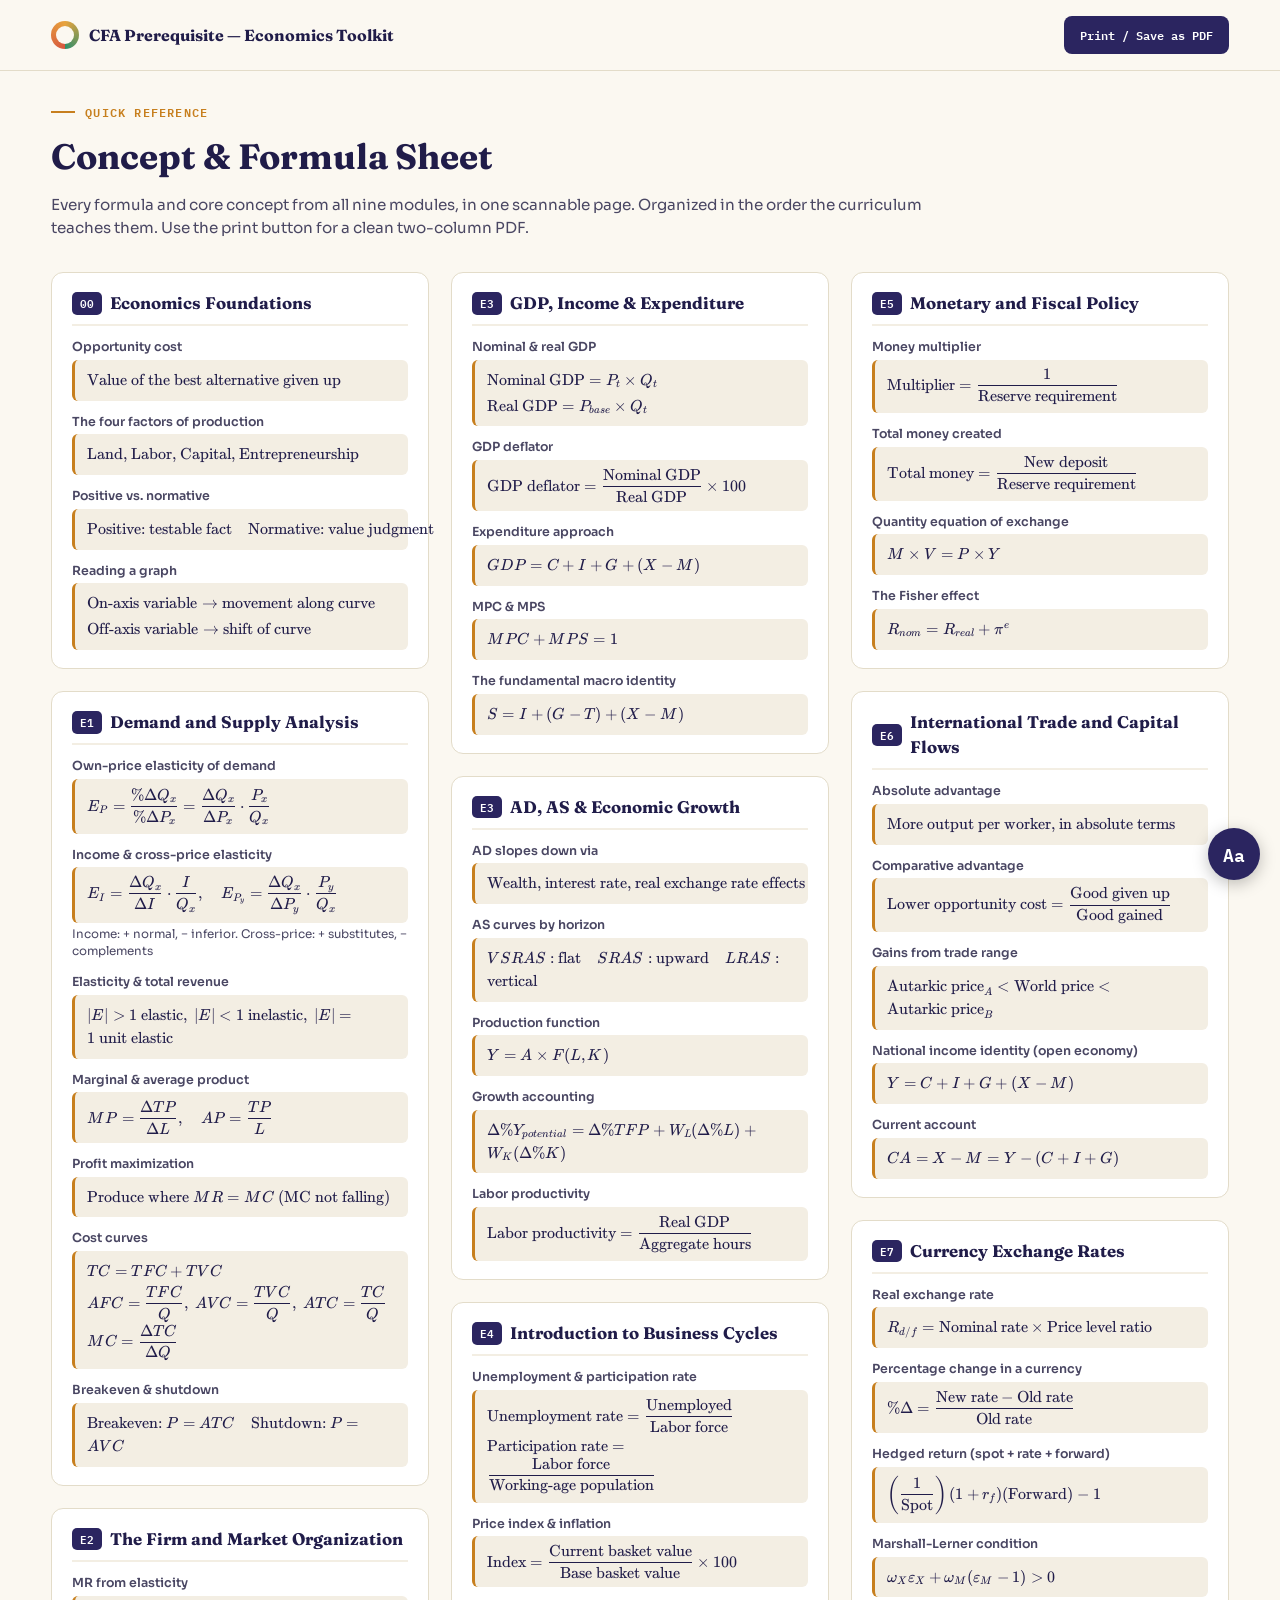
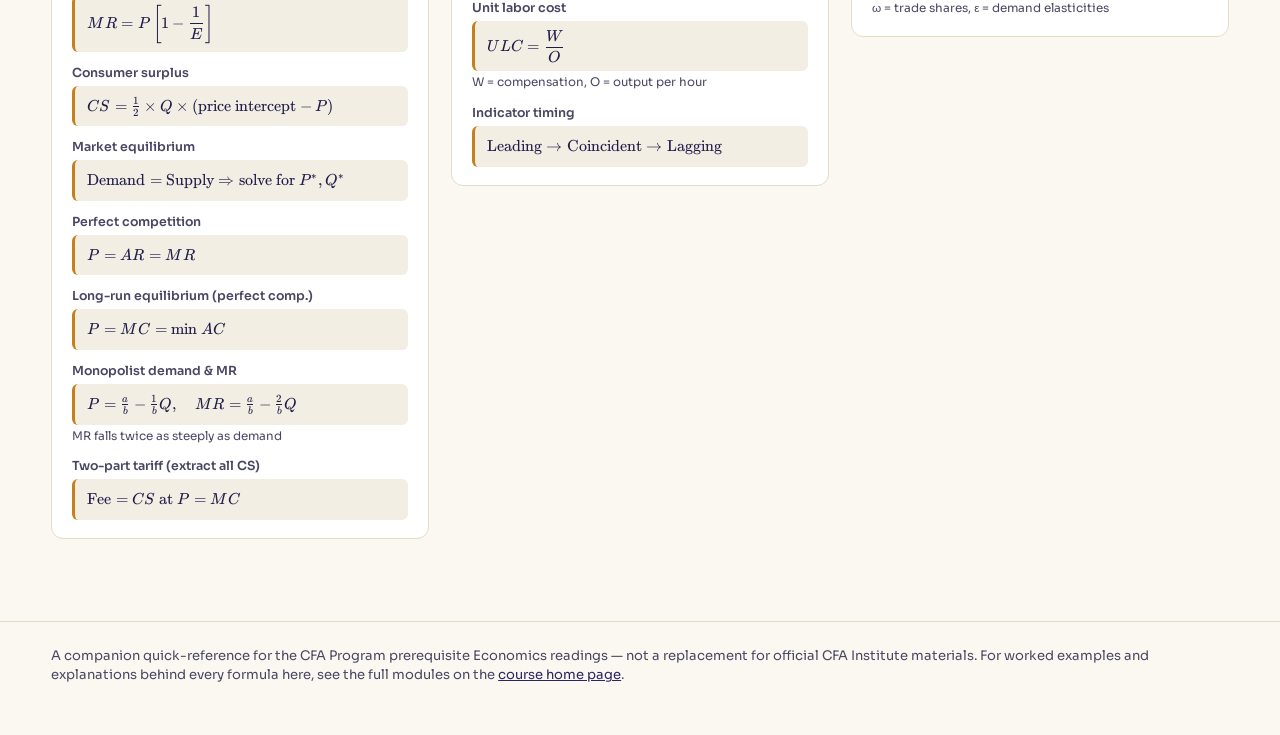
<file: concept-sheet/index.html>
<!DOCTYPE html>
<html lang="en">
<head>
<meta charset="UTF-8">
<meta name="viewport" content="width=device-width, initial-scale=1.0">
<title>Concept &amp; Formula Sheet — CFA Prerequisite Economics Toolkit</title>
<link rel="stylesheet" href="styles.css">
<link rel="stylesheet" href="katex/katex.min.css">
<script src="katex/katex.min.js"></script>
</head>
<body>

<div class="topbar">
  <div class="topbar-left">
    <a href="../index.html" style="display:flex; align-items:center; gap:10px; text-decoration:none;">
      <span class="brand-mark"></span>
      <span class="brand-name">CFA Prerequisite — Economics Toolkit</span>
    </a>
  </div>
  <button class="print-btn" onclick="window.print()">Print / Save as PDF</button>
</div>

<header class="hero">
  <div class="eyebrow">Quick Reference</div>
  <h1>Concept &amp; Formula Sheet</h1>
  <p>Every formula and core concept from all nine modules, in one scannable page. Organized in the order the curriculum teaches them. Use the print button for a clean two-column PDF.</p>
</header>

<div class="sheet" id="sheet">
  <!-- populated by script.js -->
</div>

<footer class="footer">
  A companion quick-reference for the CFA Program prerequisite Economics readings — not a replacement for official CFA Institute materials. For worked examples and explanations behind every formula here, see the full modules on the <a href="../index.html" style="color:var(--indigo);">course home page</a>.
</footer>

<script src="script.js"></script>
<script src="../accessibility.js"></script>
</body>
</html>
</file>
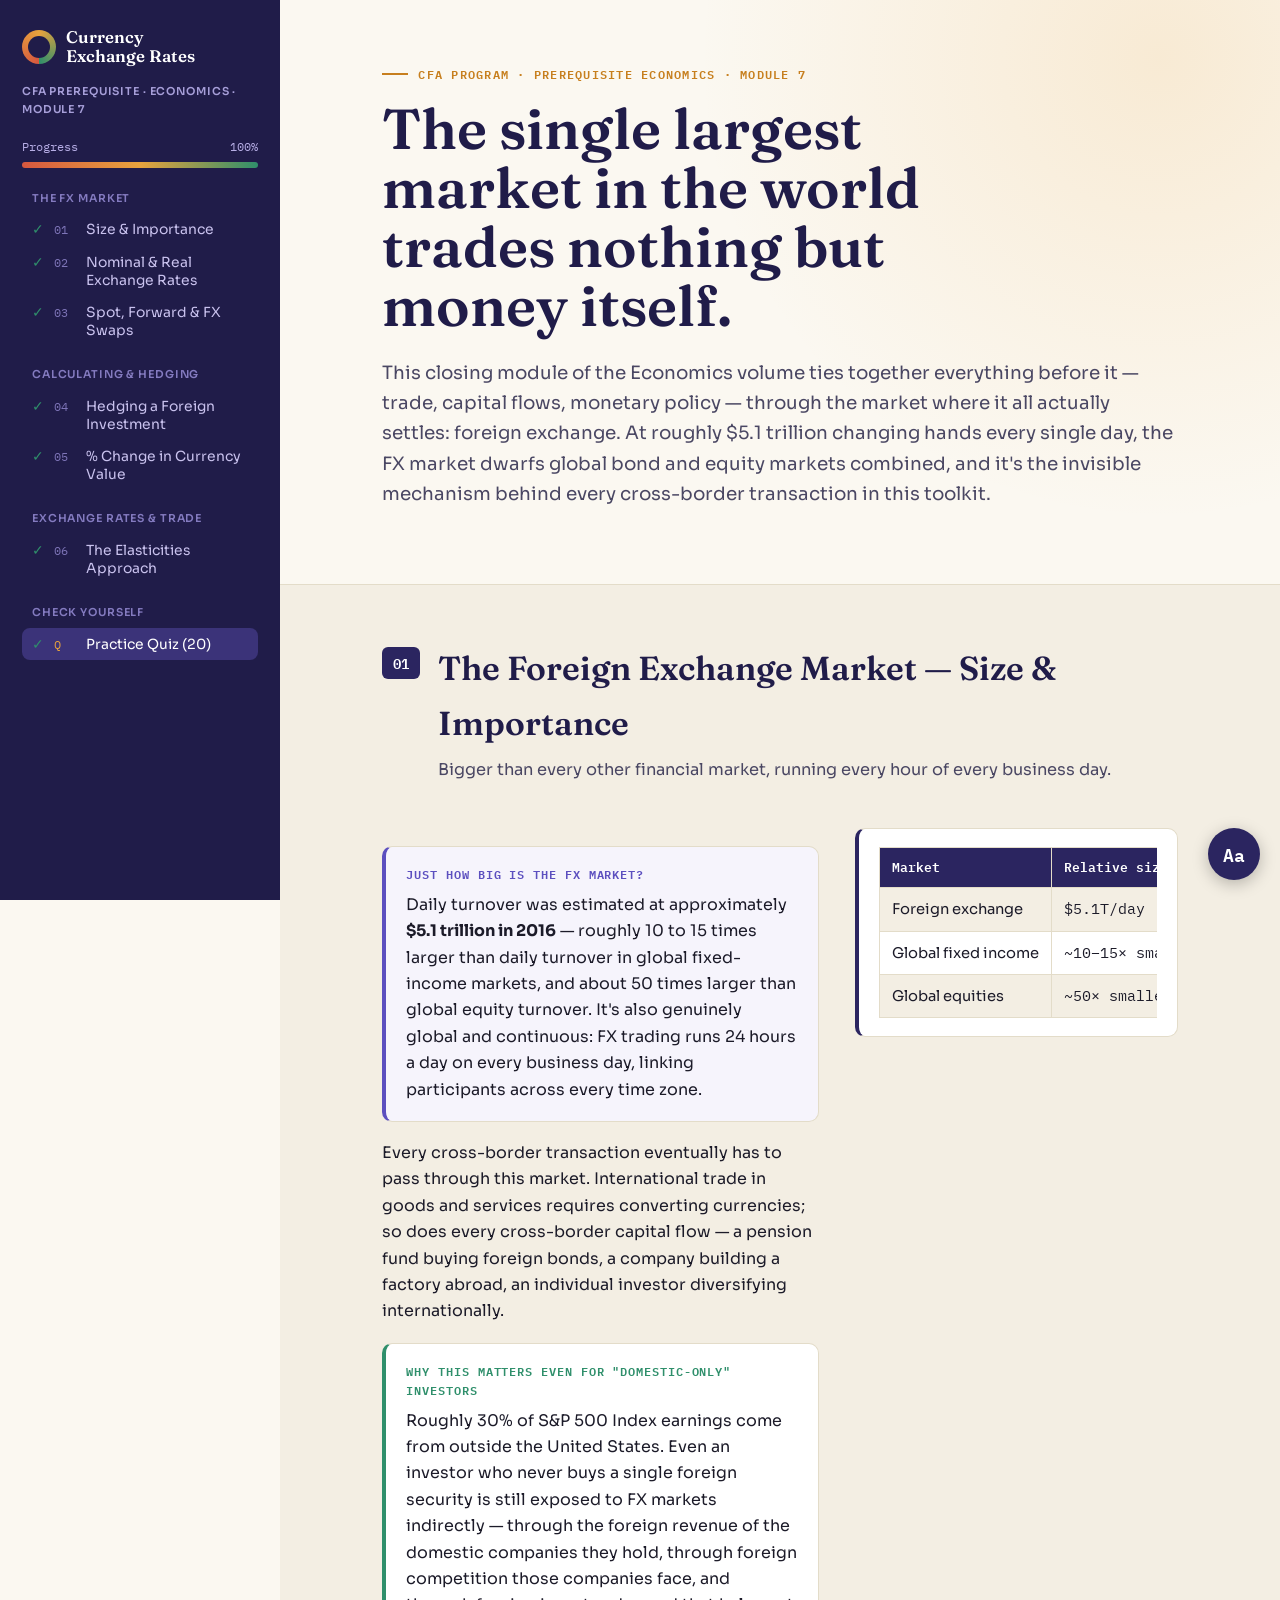
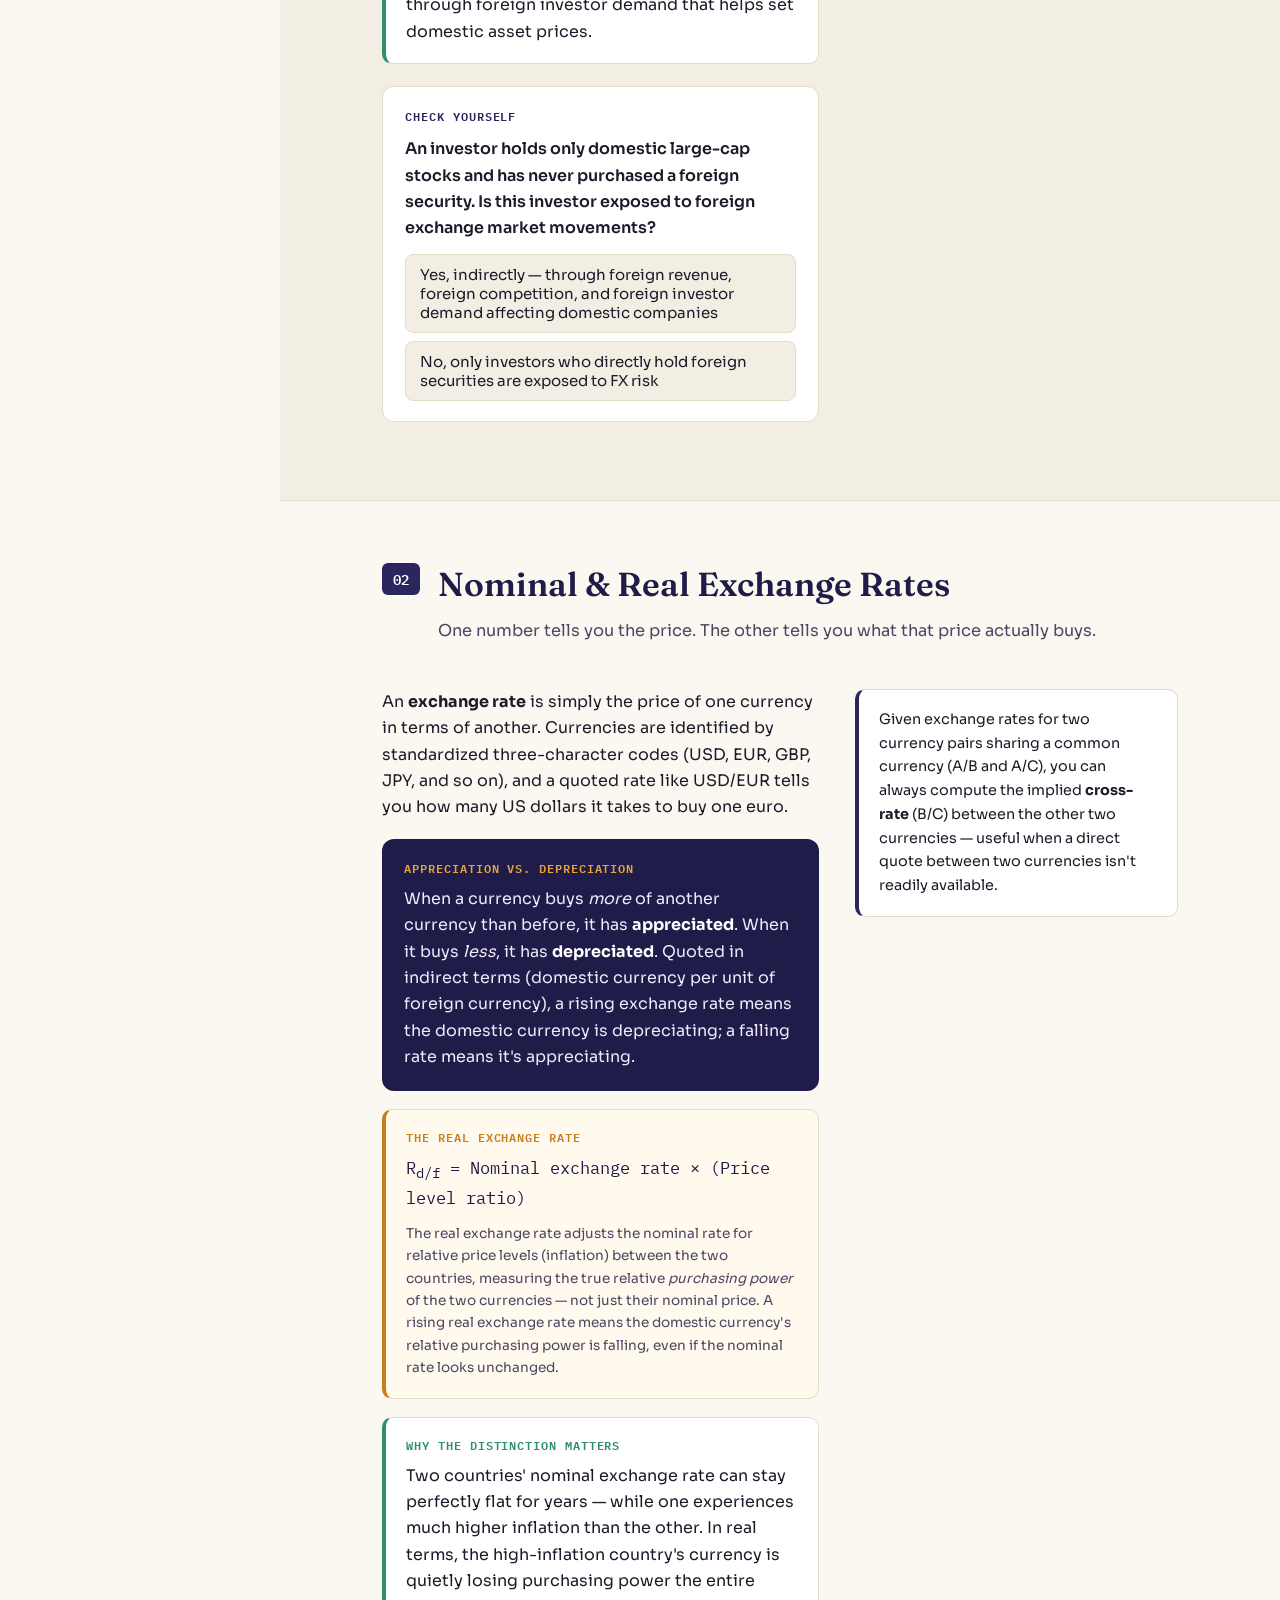
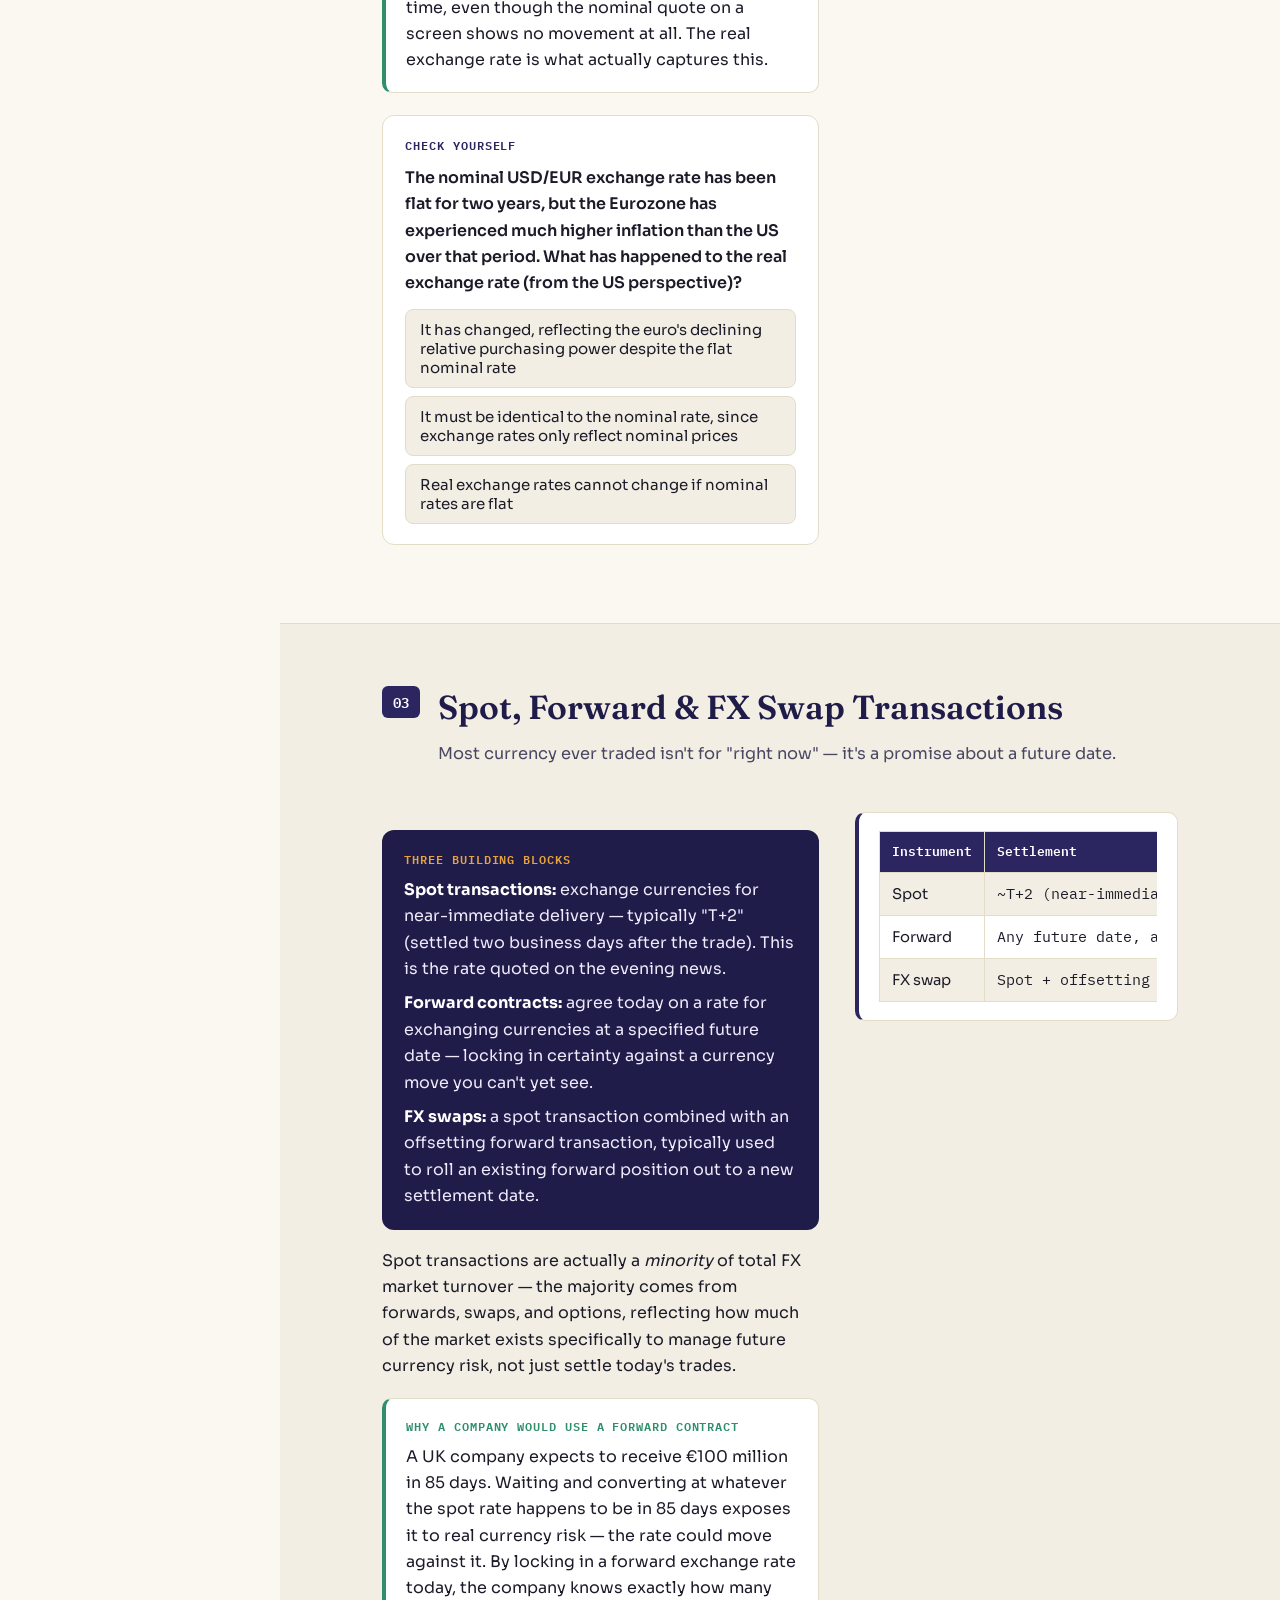
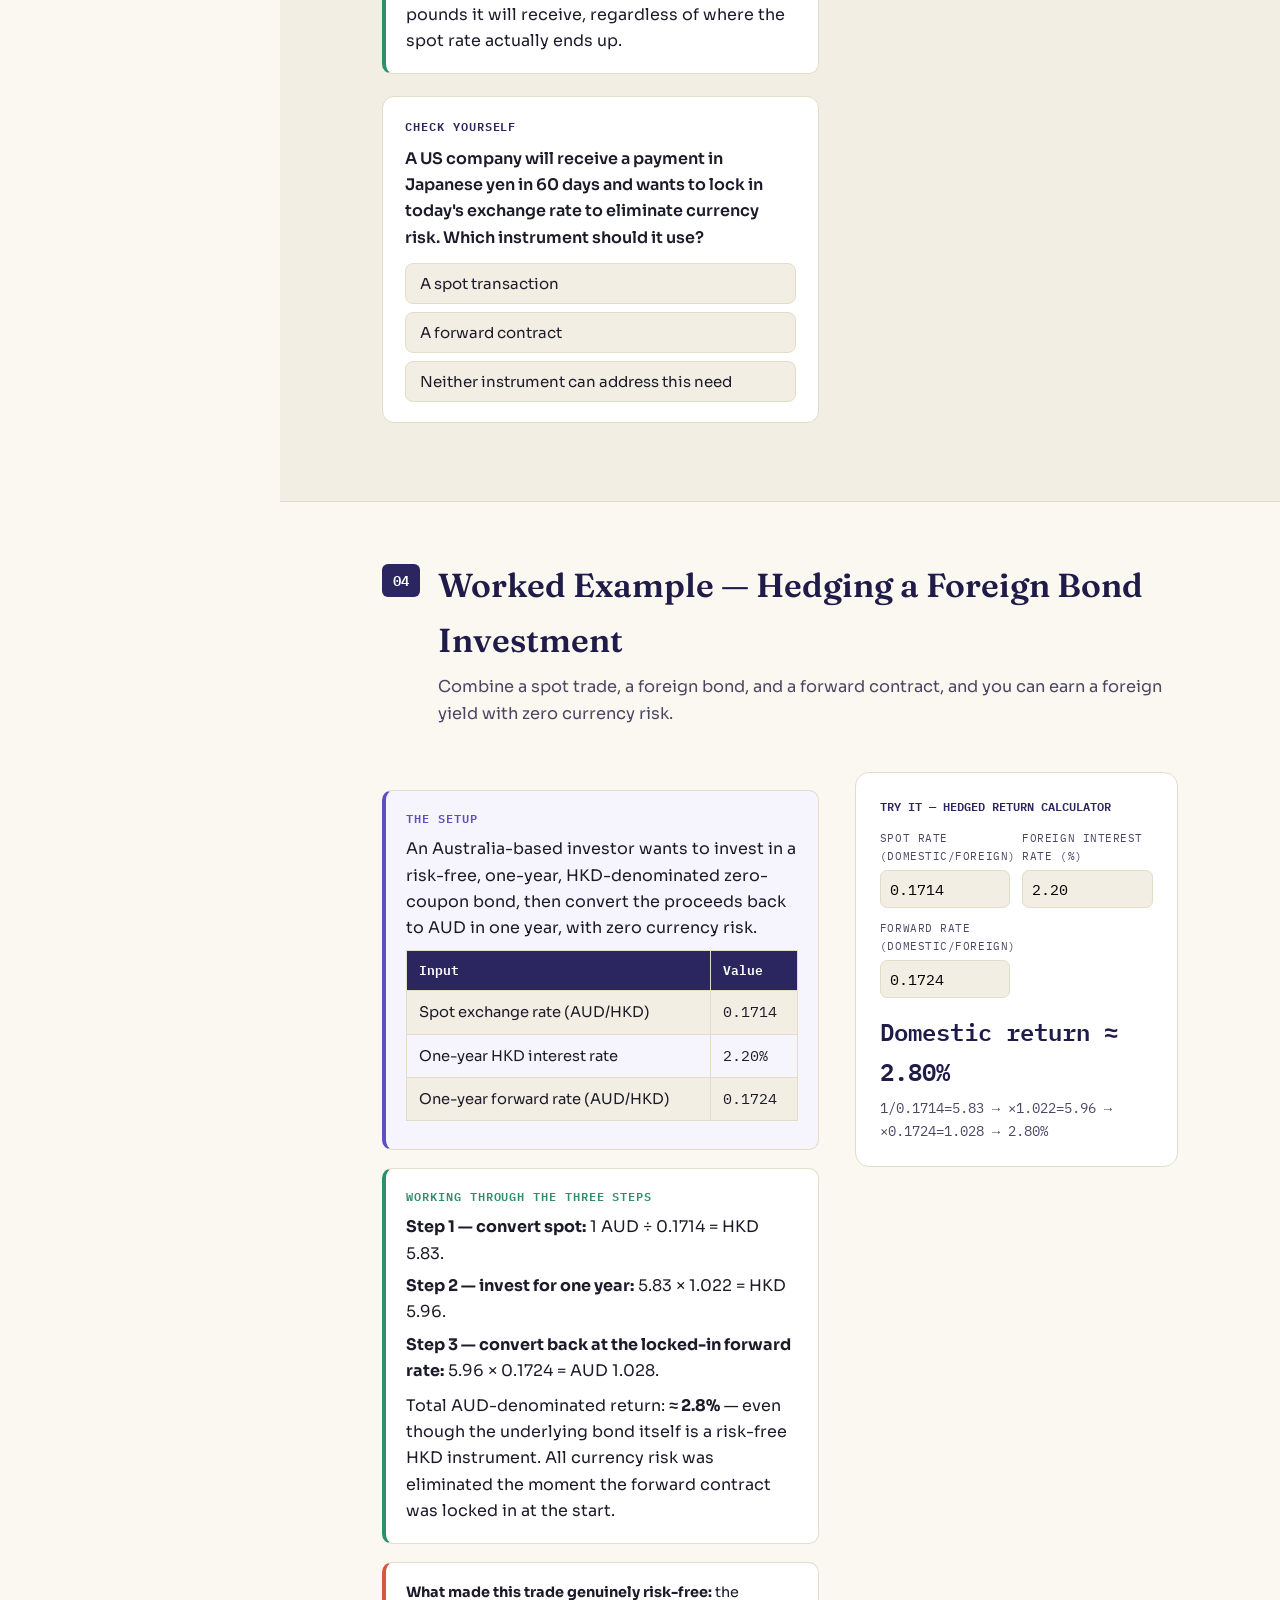
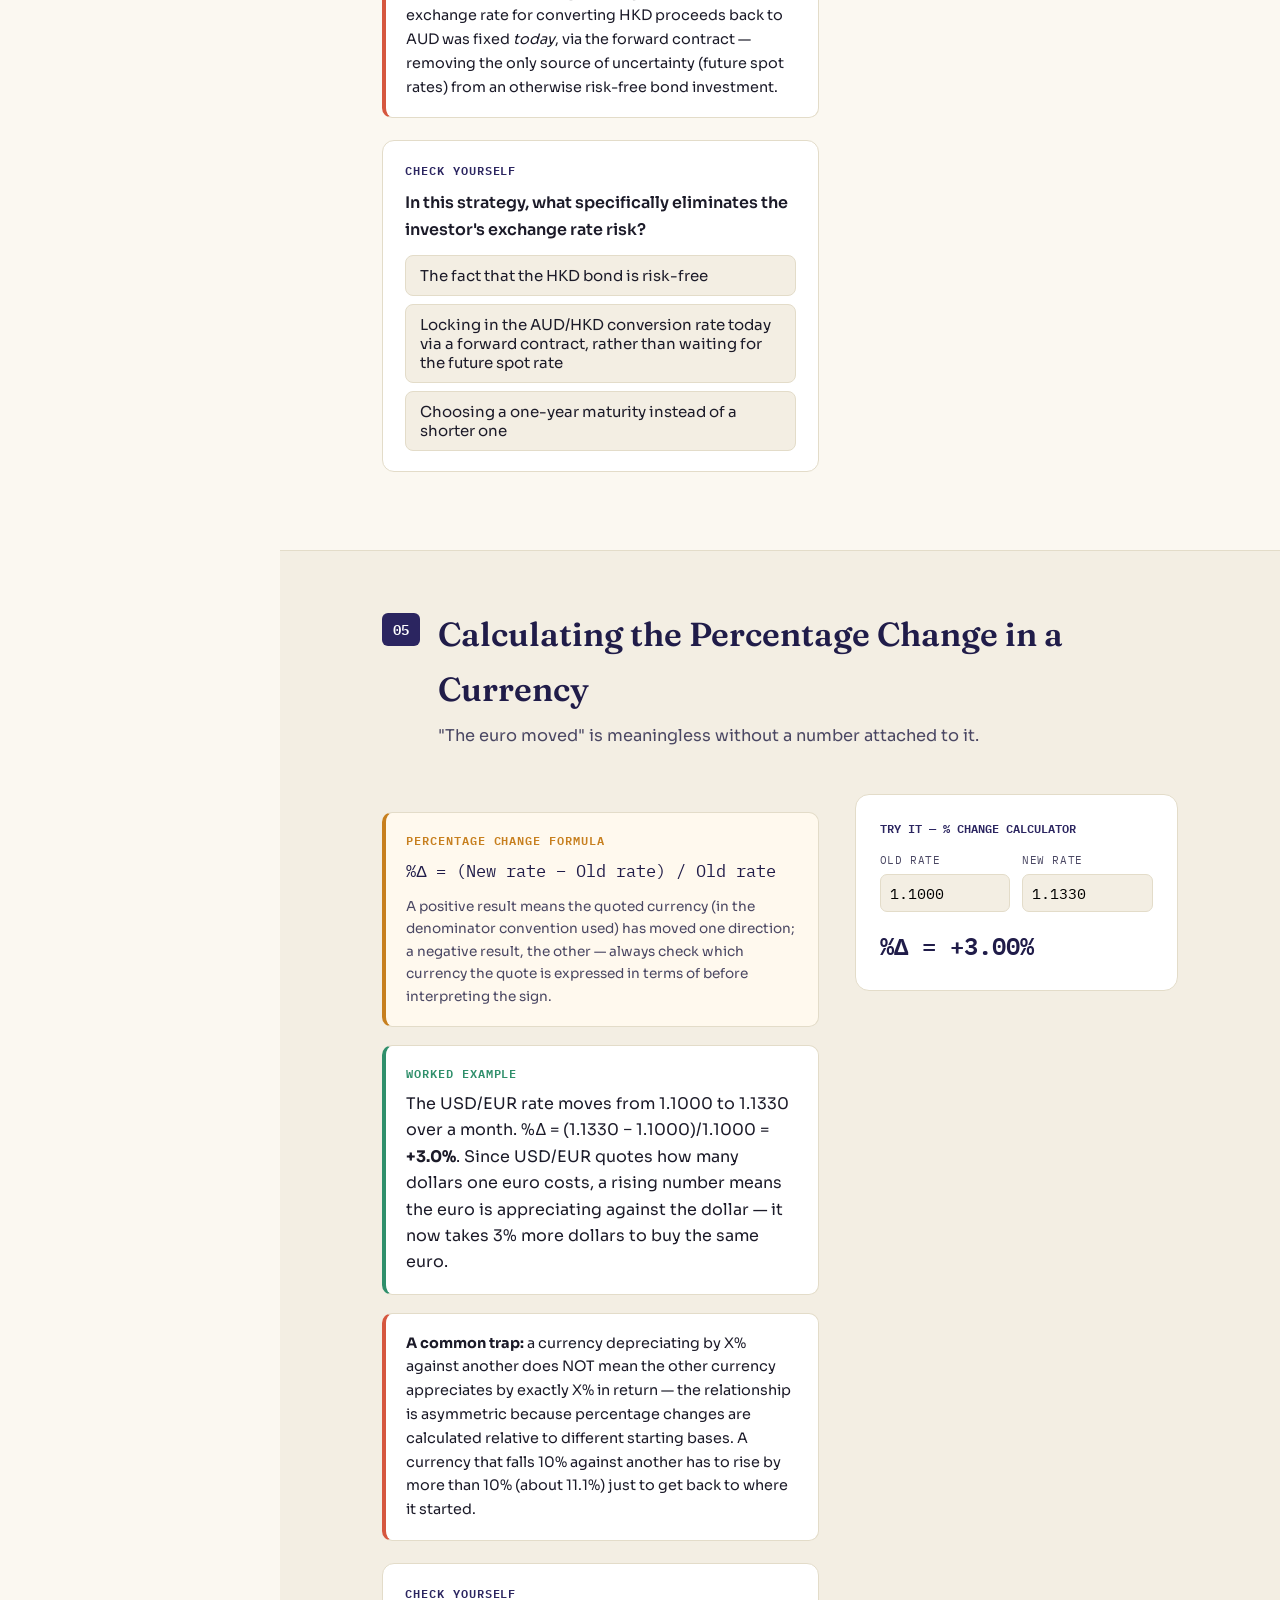
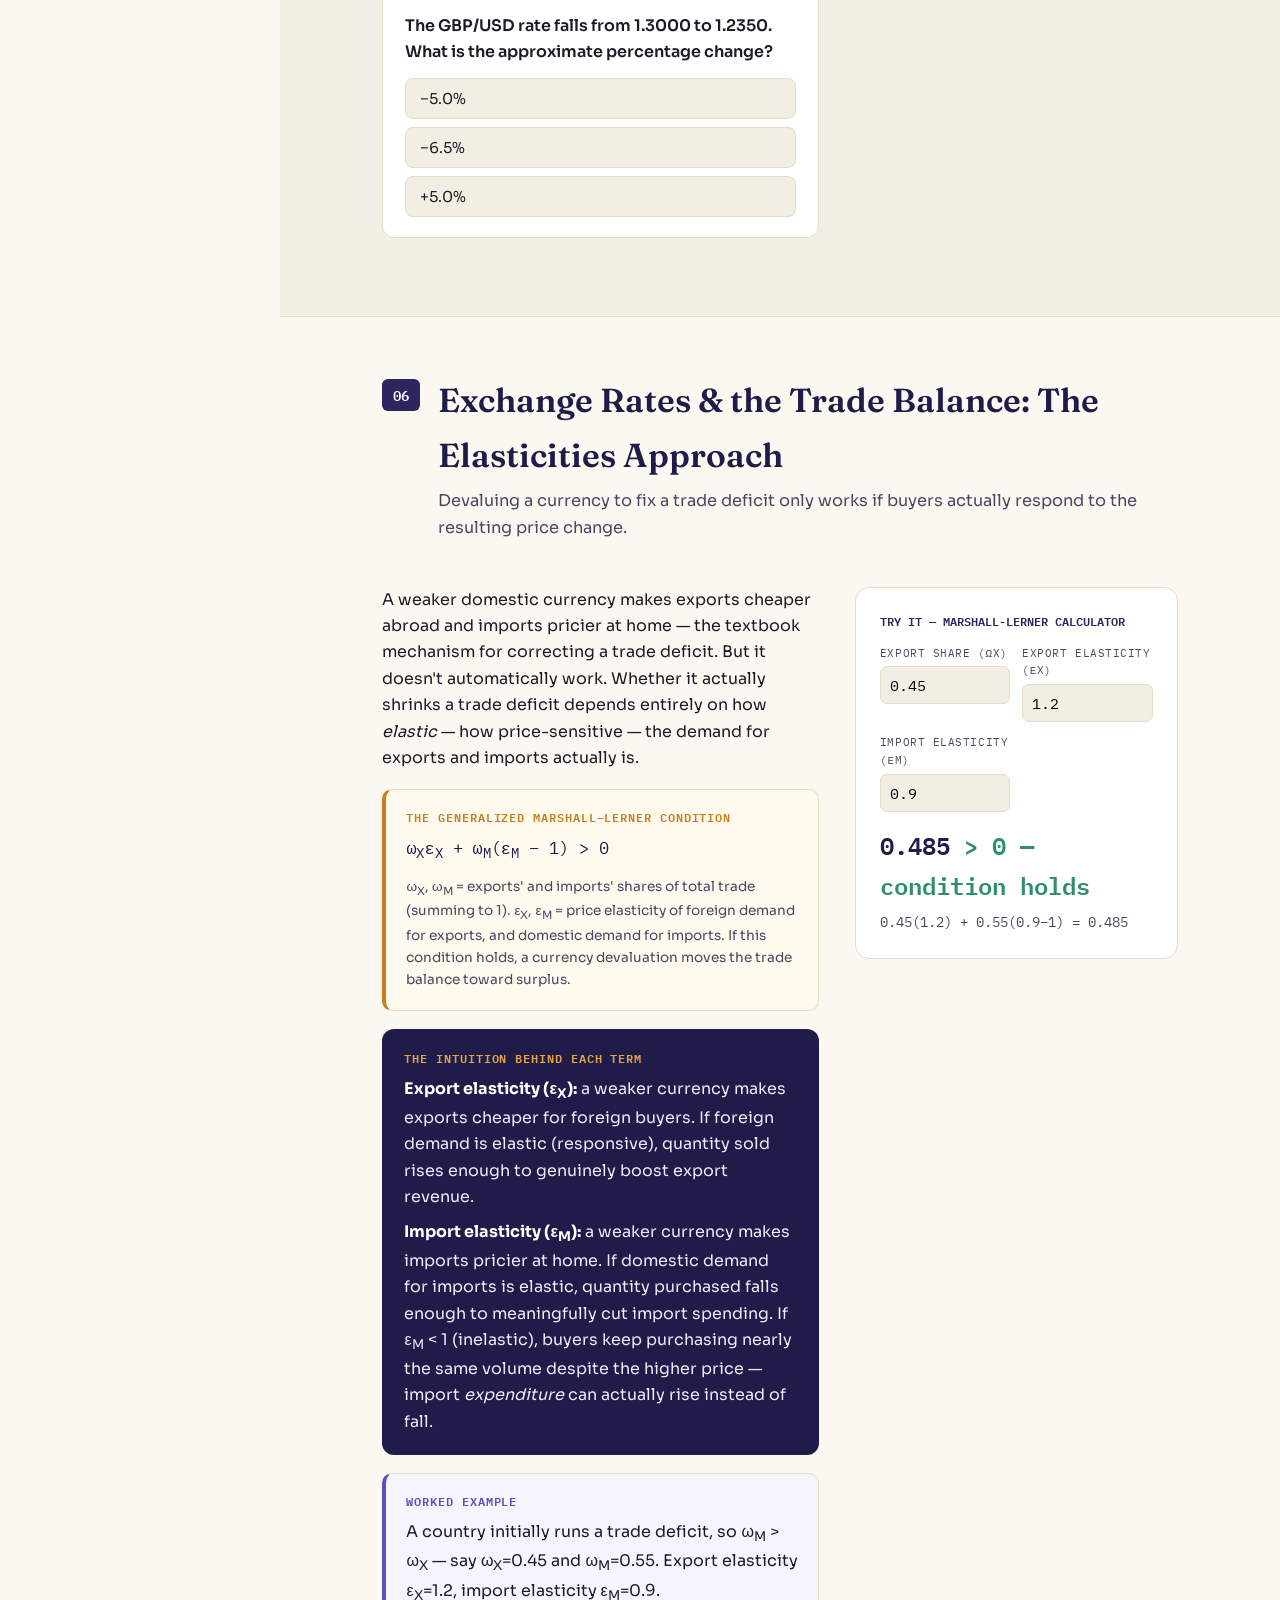
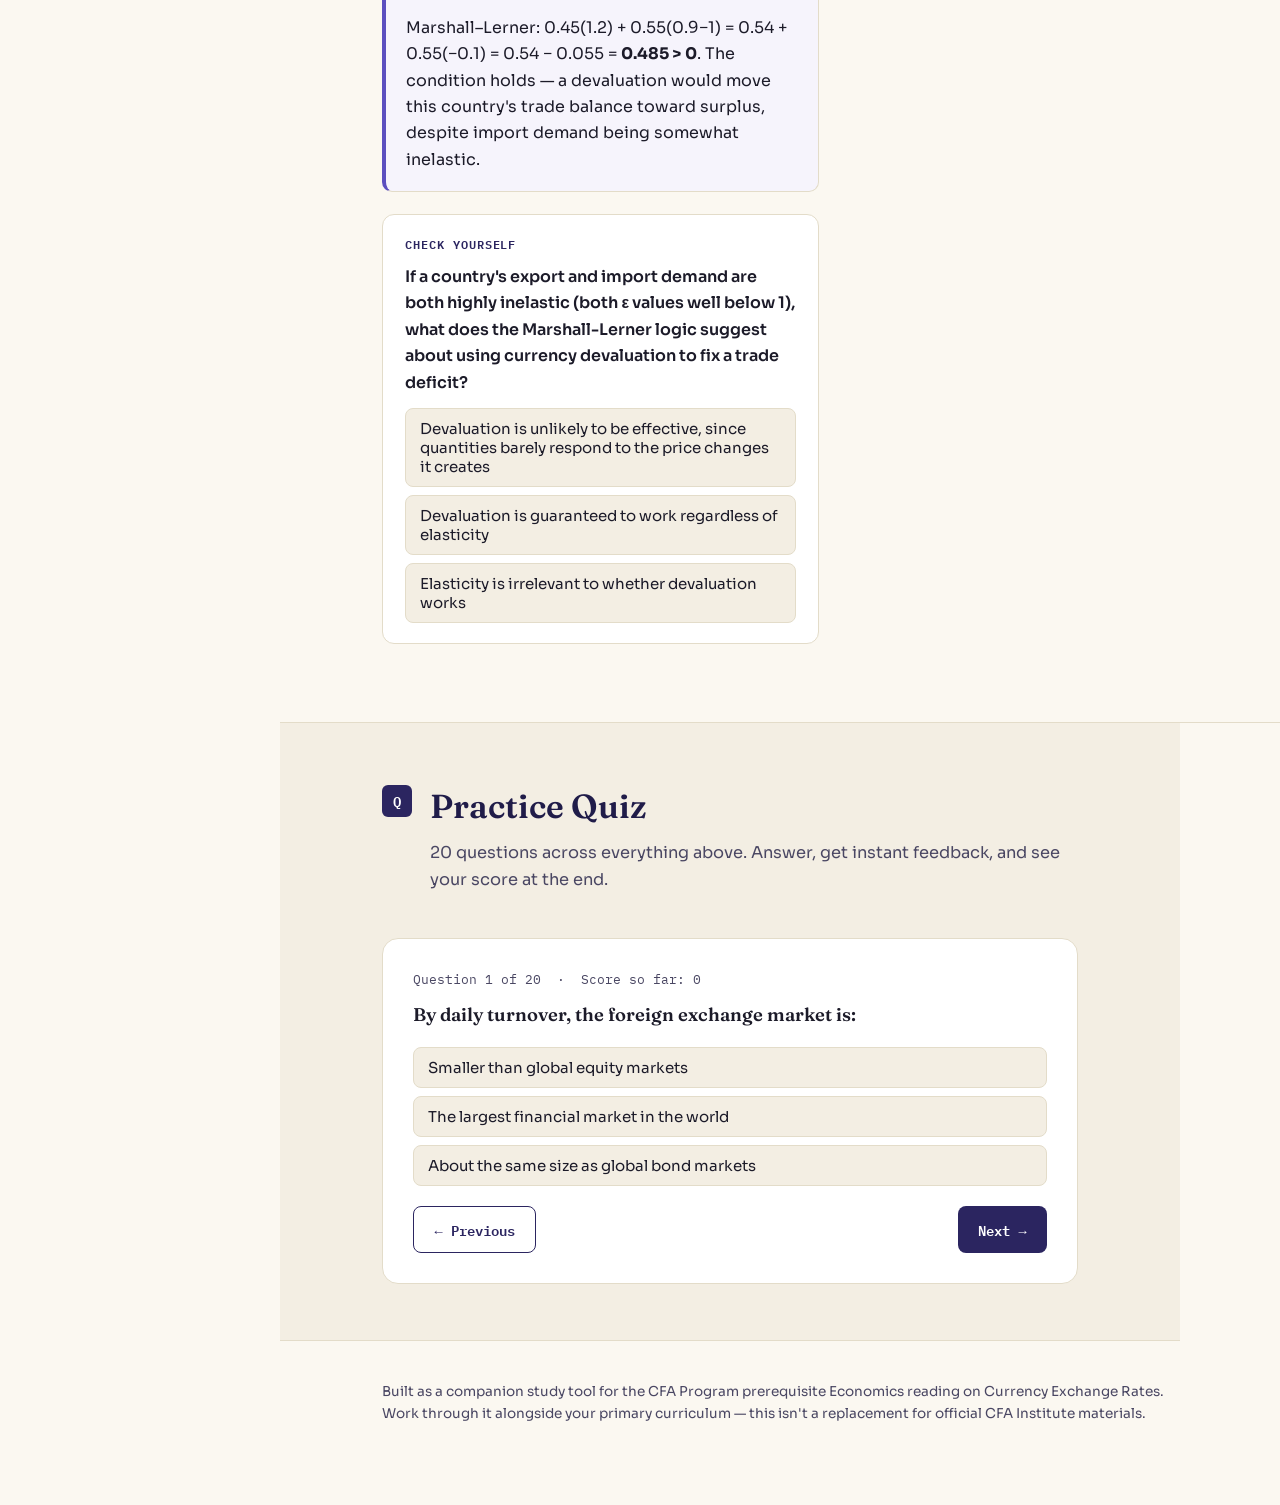
<file: currency-fx/index.html>
<!DOCTYPE html>
<html lang="en">
<head>
<meta charset="UTF-8">
<meta name="viewport" content="width=device-width, initial-scale=1.0">
<title>Currency Exchange Rates — CFA Prerequisite Economics Toolkit</title>
<link rel="stylesheet" href="styles.css">
</head>
<body>

<div class="mobile-bar">
  <strong style="font-family:var(--font-display)">$ ⇄ €</strong>
  <button id="sidebarToggle">Menu</button>
</div>

<div class="app">
  <nav class="sidebar" id="sidebar">
    <a href="../index.html" class="brand">
      <span class="brand-mark"></span>
      <span class="brand-name">Currency<br>Exchange Rates</span>
    </a>
    <div class="brand-sub">CFA Prerequisite · Economics · Module 7</div>

    <div class="progress-wrap">
      <div class="progress-label"><span>Progress</span><span id="progressPct">0%</span></div>
      <div class="progress-track"><div class="progress-fill" id="progressFill"></div></div>
    </div>

    <div class="toc-group-label">The FX Market</div>
    <ul class="toc">
      <li><a href="#sec-fxmarket" data-sec="sec-fxmarket"><span class="num">01</span>Size &amp; Importance</a></li>
      <li><a href="#sec-nominalreal" data-sec="sec-nominalreal"><span class="num">02</span>Nominal &amp; Real Exchange Rates</a></li>
      <li><a href="#sec-spotforward" data-sec="sec-spotforward"><span class="num">03</span>Spot, Forward &amp; FX Swaps</a></li>
    </ul>

    <div class="toc-group-label">Calculating &amp; Hedging</div>
    <ul class="toc">
      <li><a href="#sec-hedging" data-sec="sec-hedging"><span class="num">04</span>Hedging a Foreign Investment</a></li>
      <li><a href="#sec-percentchange" data-sec="sec-percentchange"><span class="num">05</span>% Change in Currency Value</a></li>
    </ul>

    <div class="toc-group-label">Exchange Rates &amp; Trade</div>
    <ul class="toc">
      <li><a href="#sec-elasticities" data-sec="sec-elasticities"><span class="num">06</span>The Elasticities Approach</a></li>
    </ul>

    <div class="toc-group-label">Check Yourself</div>
    <ul class="toc">
      <li><a href="#sec-quiz" data-sec="sec-quiz"><span class="num">Q</span>Practice Quiz (20)</a></li>
    </ul>
  </nav>

  <main id="top">
    <header class="hero">
      <div class="eyebrow">CFA Program · Prerequisite Economics · Module 7</div>
      <h1>The single largest market in the world trades nothing but money itself.</h1>
      <p class="lede">This closing module of the Economics volume ties together everything before it — trade, capital flows, monetary policy — through the market where it all actually settles: foreign exchange. At roughly $5.1 trillion changing hands every single day, the FX market dwarfs global bond and equity markets combined, and it's the invisible mechanism behind every cross-border transaction in this toolkit.</p>
    </header>

    <!-- =========================================================
         01 FX MARKET SIZE & IMPORTANCE
    ========================================================== -->
    <section class="section" id="sec-fxmarket">
      <div class="section-head">
        <span class="section-tag">01</span>
        <div>
          <h2>The Foreign Exchange Market — Size &amp; Importance</h2>
          <p class="subhead">Bigger than every other financial market, running every hour of every business day.</p>
        </div>
      </div>
      <div class="content-grid">
        <div>
          <div class="callout finance">
            <div class="label">Just how big is the FX market?</div>
            <p style="margin:0;">Daily turnover was estimated at approximately <strong>$5.1 trillion in 2016</strong> — roughly 10 to 15 times larger than daily turnover in global fixed-income markets, and about 50 times larger than global equity turnover. It's also genuinely global and continuous: FX trading runs 24 hours a day on every business day, linking participants across every time zone.</p>
          </div>

          <p>Every cross-border transaction eventually has to pass through this market. International trade in goods and services requires converting currencies; so does every cross-border capital flow — a pension fund buying foreign bonds, a company building a factory abroad, an individual investor diversifying internationally.</p>

          <div class="callout example">
            <div class="label">Why this matters even for "domestic-only" investors</div>
            <p style="margin:0;">Roughly 30% of S&amp;P 500 Index earnings come from outside the United States. Even an investor who never buys a single foreign security is still exposed to FX markets indirectly — through the foreign revenue of the domestic companies they hold, through foreign competition those companies face, and through foreign investor demand that helps set domestic asset prices.</p>
          </div>

          <div class="checkin" data-checkin="c1">
            <div class="label">Check yourself</div>
            <div class="q">An investor holds only domestic large-cap stocks and has never purchased a foreign security. Is this investor exposed to foreign exchange market movements?</div>
            <div class="opt-list">
              <button class="opt-btn" data-correct="true">Yes, indirectly — through foreign revenue, foreign competition, and foreign investor demand affecting domestic companies</button>
              <button class="opt-btn" data-correct="false">No, only investors who directly hold foreign securities are exposed to FX risk</button>
            </div>
            <div class="checkin-feedback">Correct — large domestic companies typically earn significant revenue abroad and compete globally, meaning FX markets shape their earnings and valuations even for an investor who never buys a foreign security directly.</div>
          </div>
        </div>
        <div>
          <div class="callout" style="margin-top:0;">
            <table class="exhibit" style="margin:0;">
              <tr><th>Market</th><th>Relative size</th></tr>
              <tr><td>Foreign exchange</td><td class="num">$5.1T/day</td></tr>
              <tr><td>Global fixed income</td><td class="num">~10–15× smaller</td></tr>
              <tr><td>Global equities</td><td class="num">~50× smaller</td></tr>
            </table>
          </div>
        </div>
      </div>
    </section>

    <!-- =========================================================
         02 NOMINAL & REAL EXCHANGE RATES
    ========================================================== -->
    <section class="section" id="sec-nominalreal">
      <div class="section-head">
        <span class="section-tag">02</span>
        <div>
          <h2>Nominal &amp; Real Exchange Rates</h2>
          <p class="subhead">One number tells you the price. The other tells you what that price actually buys.</p>
        </div>
      </div>
      <div class="content-grid">
        <div>
          <p>An <strong>exchange rate</strong> is simply the price of one currency in terms of another. Currencies are identified by standardized three-character codes (USD, EUR, GBP, JPY, and so on), and a quoted rate like USD/EUR tells you how many US dollars it takes to buy one euro.</p>

          <div class="definition">
            <div class="label">Appreciation vs. depreciation</div>
            <p style="margin:0;">When a currency buys <em>more</em> of another currency than before, it has <strong>appreciated</strong>. When it buys <em>less</em>, it has <strong>depreciated</strong>. Quoted in indirect terms (domestic currency per unit of foreign currency), a rising exchange rate means the domestic currency is depreciating; a falling rate means it's appreciating.</p>
          </div>

          <div class="callout formula">
            <div class="label">The real exchange rate</div>
            <div class="formula-body">R<sub>d/f</sub> = Nominal exchange rate × (Price level ratio)</div>
            <p style="margin:10px 0 0; font-size:.85rem; color:var(--ink-soft);">The real exchange rate adjusts the nominal rate for relative price levels (inflation) between the two countries, measuring the true relative <em>purchasing power</em> of the two currencies — not just their nominal price. A rising real exchange rate means the domestic currency's relative purchasing power is falling, even if the nominal rate looks unchanged.</p>
          </div>

          <div class="callout example">
            <div class="label">Why the distinction matters</div>
            <p style="margin:0;">Two countries' nominal exchange rate can stay perfectly flat for years — while one experiences much higher inflation than the other. In real terms, the high-inflation country's currency is quietly losing purchasing power the entire time, even though the nominal quote on a screen shows no movement at all. The real exchange rate is what actually captures this.</p>
          </div>

          <div class="checkin" data-checkin="c2">
            <div class="label">Check yourself</div>
            <div class="q">The nominal USD/EUR exchange rate has been flat for two years, but the Eurozone has experienced much higher inflation than the US over that period. What has happened to the real exchange rate (from the US perspective)?</div>
            <div class="opt-list">
              <button class="opt-btn" data-correct="true">It has changed, reflecting the euro's declining relative purchasing power despite the flat nominal rate</button>
              <button class="opt-btn" data-correct="false">It must be identical to the nominal rate, since exchange rates only reflect nominal prices</button>
              <button class="opt-btn" data-correct="false">Real exchange rates cannot change if nominal rates are flat</button>
            </div>
            <div class="checkin-feedback">Correct — the real exchange rate adjusts for the inflation differential, capturing the genuine shift in relative purchasing power that the flat nominal rate alone hides.</div>
          </div>
        </div>
        <div>
          <div class="callout" style="margin-top:0;">
            <p style="margin:0; font-size:.9rem;">Given exchange rates for two currency pairs sharing a common currency (A/B and A/C), you can always compute the implied <strong>cross-rate</strong> (B/C) between the other two currencies — useful when a direct quote between two currencies isn't readily available.</p>
          </div>
        </div>
      </div>
    </section>

    <!-- =========================================================
         03 SPOT, FORWARD & FX SWAPS
    ========================================================== -->
    <section class="section" id="sec-spotforward">
      <div class="section-head">
        <span class="section-tag">03</span>
        <div>
          <h2>Spot, Forward &amp; FX Swap Transactions</h2>
          <p class="subhead">Most currency ever traded isn't for "right now" — it's a promise about a future date.</p>
        </div>
      </div>
      <div class="content-grid">
        <div>
          <div class="definition">
            <div class="label">Three building blocks</div>
            <p style="margin-bottom:8px;"><strong>Spot transactions:</strong> exchange currencies for near-immediate delivery — typically "T+2" (settled two business days after the trade). This is the rate quoted on the evening news.</p>
            <p style="margin-bottom:8px;"><strong>Forward contracts:</strong> agree today on a rate for exchanging currencies at a specified future date — locking in certainty against a currency move you can't yet see.</p>
            <p style="margin:0;"><strong>FX swaps:</strong> a spot transaction combined with an offsetting forward transaction, typically used to roll an existing forward position out to a new settlement date.</p>
          </div>

          <p>Spot transactions are actually a <em>minority</em> of total FX market turnover — the majority comes from forwards, swaps, and options, reflecting how much of the market exists specifically to manage future currency risk, not just settle today's trades.</p>

          <div class="callout example">
            <div class="label">Why a company would use a forward contract</div>
            <p style="margin:0;">A UK company expects to receive €100 million in 85 days. Waiting and converting at whatever the spot rate happens to be in 85 days exposes it to real currency risk — the rate could move against it. By locking in a forward exchange rate today, the company knows exactly how many pounds it will receive, regardless of where the spot rate actually ends up.</p>
          </div>

          <div class="checkin" data-checkin="c3">
            <div class="label">Check yourself</div>
            <div class="q">A US company will receive a payment in Japanese yen in 60 days and wants to lock in today's exchange rate to eliminate currency risk. Which instrument should it use?</div>
            <div class="opt-list">
              <button class="opt-btn" data-correct="false">A spot transaction</button>
              <button class="opt-btn" data-correct="true">A forward contract</button>
              <button class="opt-btn" data-correct="false">Neither instrument can address this need</button>
            </div>
            <div class="checkin-feedback">Correct — a forward contract locks in an exchange rate today for a transaction settling on a specified future date, exactly addressing this need.</div>
          </div>
        </div>
        <div>
          <div class="callout" style="margin-top:0;">
            <table class="exhibit" style="margin:0;">
              <tr><th>Instrument</th><th>Settlement</th></tr>
              <tr><td>Spot</td><td class="num">~T+2 (near-immediate)</td></tr>
              <tr><td>Forward</td><td class="num">Any future date, agreed today</td></tr>
              <tr><td>FX swap</td><td class="num">Spot + offsetting forward</td></tr>
            </table>
          </div>
        </div>
      </div>
    </section>

    <!-- =========================================================
         04 HEDGING A FOREIGN INVESTMENT
    ========================================================== -->
    <section class="section" id="sec-hedging">
      <div class="section-head">
        <span class="section-tag">04</span>
        <div>
          <h2>Worked Example — Hedging a Foreign Bond Investment</h2>
          <p class="subhead">Combine a spot trade, a foreign bond, and a forward contract, and you can earn a foreign yield with zero currency risk.</p>
        </div>
      </div>
      <div class="content-grid">
        <div>
          <div class="callout finance">
            <div class="label">The setup</div>
            <p style="margin:0 0 8px;">An Australia-based investor wants to invest in a risk-free, one-year, HKD-denominated zero-coupon bond, then convert the proceeds back to AUD in one year, with zero currency risk.</p>
            <table class="exhibit" style="margin:0 0 10px;">
              <tr><th>Input</th><th>Value</th></tr>
              <tr><td>Spot exchange rate (AUD/HKD)</td><td class="num">0.1714</td></tr>
              <tr><td>One-year HKD interest rate</td><td class="num">2.20%</td></tr>
              <tr><td>One-year forward rate (AUD/HKD)</td><td class="num">0.1724</td></tr>
            </table>
          </div>

          <div class="callout example">
            <div class="label">Working through the three steps</div>
            <p style="margin:0 0 6px;"><strong>Step 1 — convert spot:</strong> 1 AUD ÷ 0.1714 = HKD 5.83.</p>
            <p style="margin:0 0 6px;"><strong>Step 2 — invest for one year:</strong> 5.83 × 1.022 = HKD 5.96.</p>
            <p style="margin:0 0 8px;"><strong>Step 3 — convert back at the locked-in forward rate:</strong> 5.96 × 0.1724 = AUD 1.028.</p>
            <p style="margin:0;">Total AUD-denominated return: <strong>≈ 2.8%</strong> — even though the underlying bond itself is a risk-free HKD instrument. All currency risk was eliminated the moment the forward contract was locked in at the start.</p>
          </div>

          <div class="callout" style="border-left-color:var(--red);">
            <p style="margin:0; font-size:.9rem;"><strong>What made this trade genuinely risk-free:</strong> the exchange rate for converting HKD proceeds back to AUD was fixed <em>today</em>, via the forward contract — removing the only source of uncertainty (future spot rates) from an otherwise risk-free bond investment.</p>
          </div>

          <div class="checkin" data-checkin="c4">
            <div class="label">Check yourself</div>
            <div class="q">In this strategy, what specifically eliminates the investor's exchange rate risk?</div>
            <div class="opt-list">
              <button class="opt-btn" data-correct="false">The fact that the HKD bond is risk-free</button>
              <button class="opt-btn" data-correct="true">Locking in the AUD/HKD conversion rate today via a forward contract, rather than waiting for the future spot rate</button>
              <button class="opt-btn" data-correct="false">Choosing a one-year maturity instead of a shorter one</button>
            </div>
            <div class="checkin-feedback">Correct — it's specifically the forward contract that removes uncertainty about the future spot rate, which is the actual source of currency risk in this trade.</div>
          </div>
        </div>
        <div>
          <div class="dist-card" style="margin-top:0;">
            <div class="label" style="font-family:var(--font-mono); font-size:.72rem; text-transform:uppercase; color:var(--indigo); font-weight:700; margin-bottom:12px;">Try it — hedged return calculator</div>
            <div class="tvm-grid">
              <div class="tvm-field"><label>Spot rate (domestic/foreign)</label><input type="number" id="hedgeSpot" value="0.1714" step="0.0001"></div>
              <div class="tvm-field"><label>Foreign interest rate (%)</label><input type="number" id="hedgeRate" value="2.20" step="0.05"></div>
              <div class="tvm-field"><label>Forward rate (domestic/foreign)</label><input type="number" id="hedgeForward" value="0.1724" step="0.0001"></div>
            </div>
            <div class="tvm-result" id="hedgeResult">AUD return ≈ 2.80%</div>
            <div class="calc-steps" id="hedgeSteps">1/0.1714=5.83 → ×1.022=5.96 → ×0.1724=1.028 → 2.80%</div>
          </div>
        </div>
      </div>
    </section>

    <!-- =========================================================
         05 % CHANGE IN CURRENCY VALUE
    ========================================================== -->
    <section class="section" id="sec-percentchange">
      <div class="section-head">
        <span class="section-tag">05</span>
        <div>
          <h2>Calculating the Percentage Change in a Currency</h2>
          <p class="subhead">"The euro moved" is meaningless without a number attached to it.</p>
        </div>
      </div>
      <div class="content-grid">
        <div>
          <div class="callout formula">
            <div class="label">Percentage change formula</div>
            <div class="formula-body">%Δ = (New rate − Old rate) / Old rate</div>
            <p style="margin:10px 0 0; font-size:.85rem; color:var(--ink-soft);">A positive result means the quoted currency (in the denominator convention used) has moved one direction; a negative result, the other — always check which currency the quote is expressed in terms of before interpreting the sign.</p>
          </div>

          <div class="callout example">
            <div class="label">Worked example</div>
            <p style="margin:0;">The USD/EUR rate moves from 1.1000 to 1.1330 over a month. %Δ = (1.1330 − 1.1000)/1.1000 = <strong>+3.0%</strong>. Since USD/EUR quotes how many dollars one euro costs, a rising number means the euro is appreciating against the dollar — it now takes 3% more dollars to buy the same euro.</p>
          </div>

          <div class="callout" style="border-left-color:var(--red);">
            <p style="margin:0; font-size:.9rem;"><strong>A common trap:</strong> a currency depreciating by X% against another does NOT mean the other currency appreciates by exactly X% in return — the relationship is asymmetric because percentage changes are calculated relative to different starting bases. A currency that falls 10% against another has to rise by more than 10% (about 11.1%) just to get back to where it started.</p>
          </div>

          <div class="checkin" data-checkin="c5">
            <div class="label">Check yourself</div>
            <div class="q">The GBP/USD rate falls from 1.3000 to 1.2350. What is the approximate percentage change?</div>
            <div class="opt-list">
              <button class="opt-btn" data-correct="true">−5.0%</button>
              <button class="opt-btn" data-correct="false">−6.5%</button>
              <button class="opt-btn" data-correct="false">+5.0%</button>
            </div>
            <div class="checkin-feedback">Correct — %Δ = (1.2350−1.3000)/1.3000 = −0.0650/1.3000 ≈ −5.0%.</div>
          </div>
        </div>
        <div>
          <div class="dist-card" style="margin-top:0;">
            <div class="label" style="font-family:var(--font-mono); font-size:.72rem; text-transform:uppercase; color:var(--indigo); font-weight:700; margin-bottom:12px;">Try it — % change calculator</div>
            <div class="tvm-grid">
              <div class="tvm-field"><label>Old rate</label><input type="number" id="pcOld" value="1.1000" step="0.001"></div>
              <div class="tvm-field"><label>New rate</label><input type="number" id="pcNew" value="1.1330" step="0.001"></div>
            </div>
            <div class="tvm-result" id="pcResult">%Δ = +3.00%</div>
          </div>
        </div>
      </div>
    </section>

    <!-- =========================================================
         06 THE ELASTICITIES APPROACH
    ========================================================== -->
    <section class="section" id="sec-elasticities">
      <div class="section-head">
        <span class="section-tag">06</span>
        <div>
          <h2>Exchange Rates &amp; the Trade Balance: The Elasticities Approach</h2>
          <p class="subhead">Devaluing a currency to fix a trade deficit only works if buyers actually respond to the resulting price change.</p>
        </div>
      </div>
      <div class="content-grid">
        <div>
          <p>A weaker domestic currency makes exports cheaper abroad and imports pricier at home — the textbook mechanism for correcting a trade deficit. But it doesn't automatically work. Whether it actually shrinks a trade deficit depends entirely on how <em>elastic</em> — how price-sensitive — the demand for exports and imports actually is.</p>

          <div class="callout formula">
            <div class="label">The generalized Marshall–Lerner condition</div>
            <div class="formula-body">ω<sub>X</sub>ε<sub>X</sub> + ω<sub>M</sub>(ε<sub>M</sub> − 1) &gt; 0</div>
            <p style="margin:10px 0 0; font-size:.85rem; color:var(--ink-soft);">ω<sub>X</sub>, ω<sub>M</sub> = exports' and imports' shares of total trade (summing to 1). ε<sub>X</sub>, ε<sub>M</sub> = price elasticity of foreign demand for exports, and domestic demand for imports. If this condition holds, a currency devaluation moves the trade balance toward surplus.</p>
          </div>

          <div class="definition">
            <div class="label">The intuition behind each term</div>
            <p style="margin-bottom:8px;"><strong>Export elasticity (ε<sub>X</sub>):</strong> a weaker currency makes exports cheaper for foreign buyers. If foreign demand is elastic (responsive), quantity sold rises enough to genuinely boost export revenue.</p>
            <p style="margin:0;"><strong>Import elasticity (ε<sub>M</sub>):</strong> a weaker currency makes imports pricier at home. If domestic demand for imports is elastic, quantity purchased falls enough to meaningfully cut import spending. If ε<sub>M</sub> &lt; 1 (inelastic), buyers keep purchasing nearly the same volume despite the higher price — import <em>expenditure</em> can actually rise instead of fall.</p>
          </div>

          <div class="callout finance">
            <div class="label">Worked example</div>
            <p style="margin:0 0 8px;">A country initially runs a trade deficit, so ω<sub>M</sub> &gt; ω<sub>X</sub> — say ω<sub>X</sub>=0.45 and ω<sub>M</sub>=0.55. Export elasticity ε<sub>X</sub>=1.2, import elasticity ε<sub>M</sub>=0.9.</p>
            <p style="margin:0;">Marshall–Lerner: 0.45(1.2) + 0.55(0.9−1) = 0.54 + 0.55(−0.1) = 0.54 − 0.055 = <strong>0.485 &gt; 0</strong>. The condition holds — a devaluation would move this country's trade balance toward surplus, despite import demand being somewhat inelastic.</p>
          </div>

          <div class="checkin" data-checkin="c6">
            <div class="label">Check yourself</div>
            <div class="q">If a country's export and import demand are both highly inelastic (both ε values well below 1), what does the Marshall-Lerner logic suggest about using currency devaluation to fix a trade deficit?</div>
            <div class="opt-list">
              <button class="opt-btn" data-correct="true">Devaluation is unlikely to be effective, since quantities barely respond to the price changes it creates</button>
              <button class="opt-btn" data-correct="false">Devaluation is guaranteed to work regardless of elasticity</button>
              <button class="opt-btn" data-correct="false">Elasticity is irrelevant to whether devaluation works</button>
            </div>
            <div class="checkin-feedback">Correct — if buyers on both sides barely change their purchasing behavior in response to price changes, a weaker currency won't meaningfully shift trade volumes, and the Marshall-Lerner condition is unlikely to hold.</div>
          </div>
        </div>
        <div>
          <div class="dist-card" style="margin-top:0;">
            <div class="label" style="font-family:var(--font-mono); font-size:.72rem; text-transform:uppercase; color:var(--indigo); font-weight:700; margin-bottom:12px;">Try it — Marshall-Lerner calculator</div>
            <div class="tvm-grid">
              <div class="tvm-field"><label>Export share (ωX)</label><input type="number" id="mlWx" value="0.45" step="0.05" min="0" max="1"></div>
              <div class="tvm-field"><label>Export elasticity (εX)</label><input type="number" id="mlEx" value="1.2" step="0.1"></div>
              <div class="tvm-field"><label>Import elasticity (εM)</label><input type="number" id="mlEm" value="0.9" step="0.1"></div>
            </div>
            <div class="tvm-result" id="mlResult">0.485 &gt; 0 — condition holds</div>
            <div class="calc-steps" id="mlSteps">0.45(1.2) + 0.55(0.9−1) = 0.485</div>
          </div>
        </div>
      </div>
    </section>

    <!-- =========================================================
         QUIZ
    ========================================================== -->
    <section class="section" id="sec-quiz" style="max-width:900px;">
      <div class="section-head">
        <span class="section-tag">Q</span>
        <div>
          <h2>Practice Quiz</h2>
          <p class="subhead">20 questions across everything above. Answer, get instant feedback, and see your score at the end.</p>
        </div>
      </div>
      <div class="quiz-shell" id="quizShell">
        <!-- populated by JS -->
      </div>
    </section>

    <footer class="footer">
      Built as a companion study tool for the CFA Program prerequisite Economics reading on Currency Exchange Rates. Work through it alongside your primary curriculum — this isn't a replacement for official CFA Institute materials.
    </footer>
  </main>
</div>

<script src="../diagnostics.js"></script>
<script src="script.js"></script>
<script src="../accessibility.js"></script>
</body>
</html>
</file>
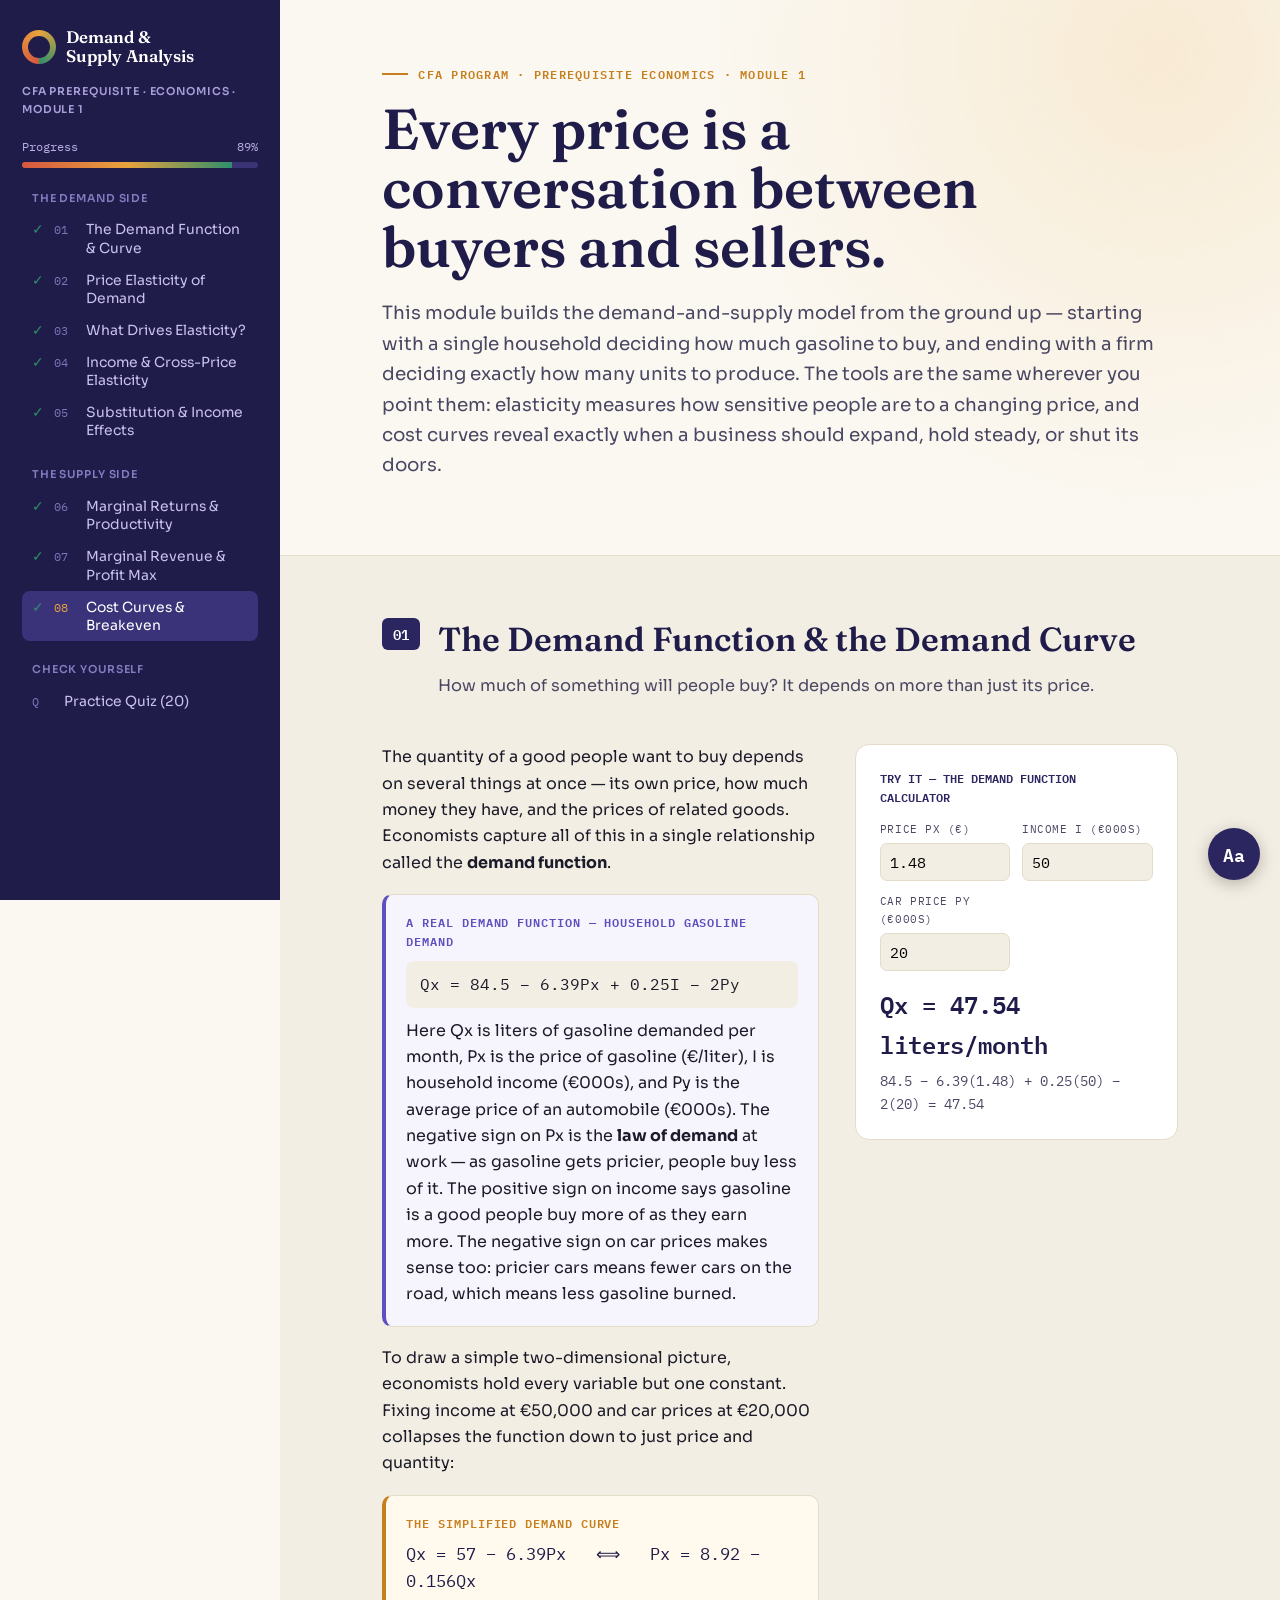
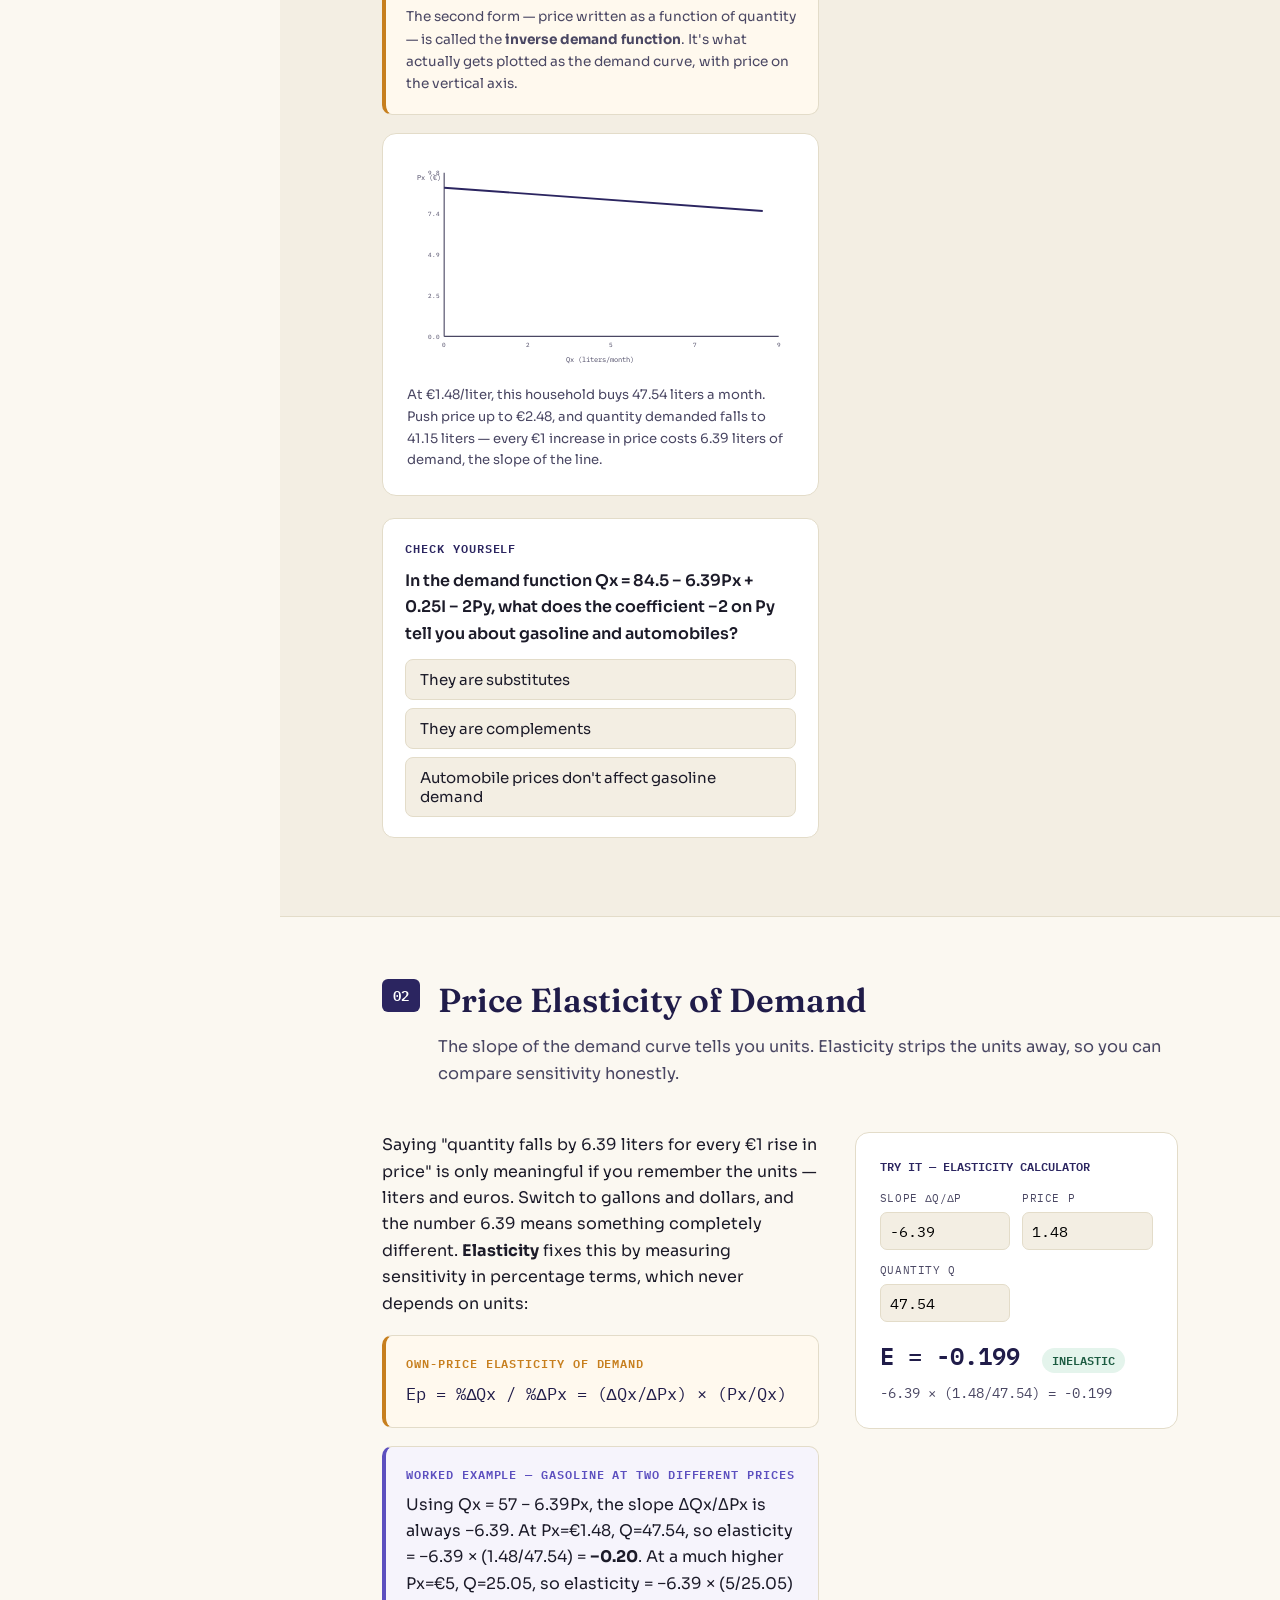
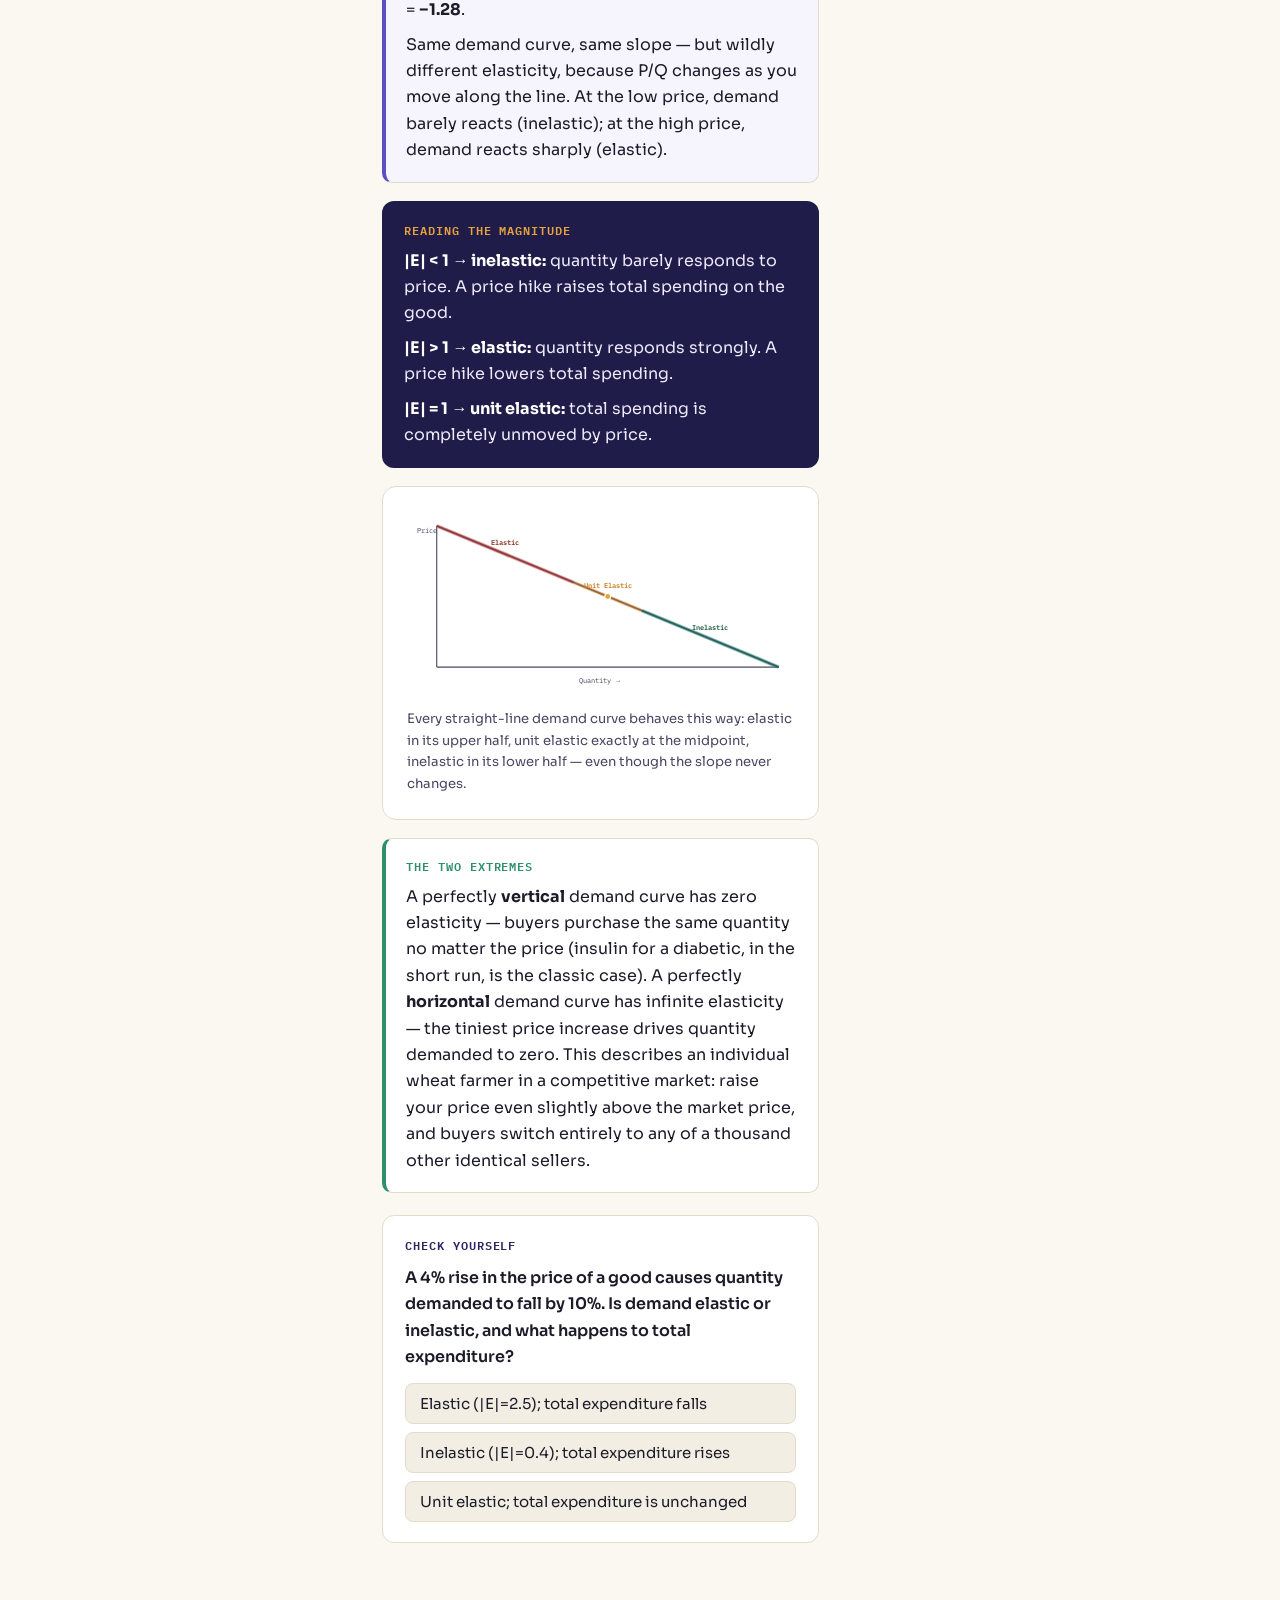
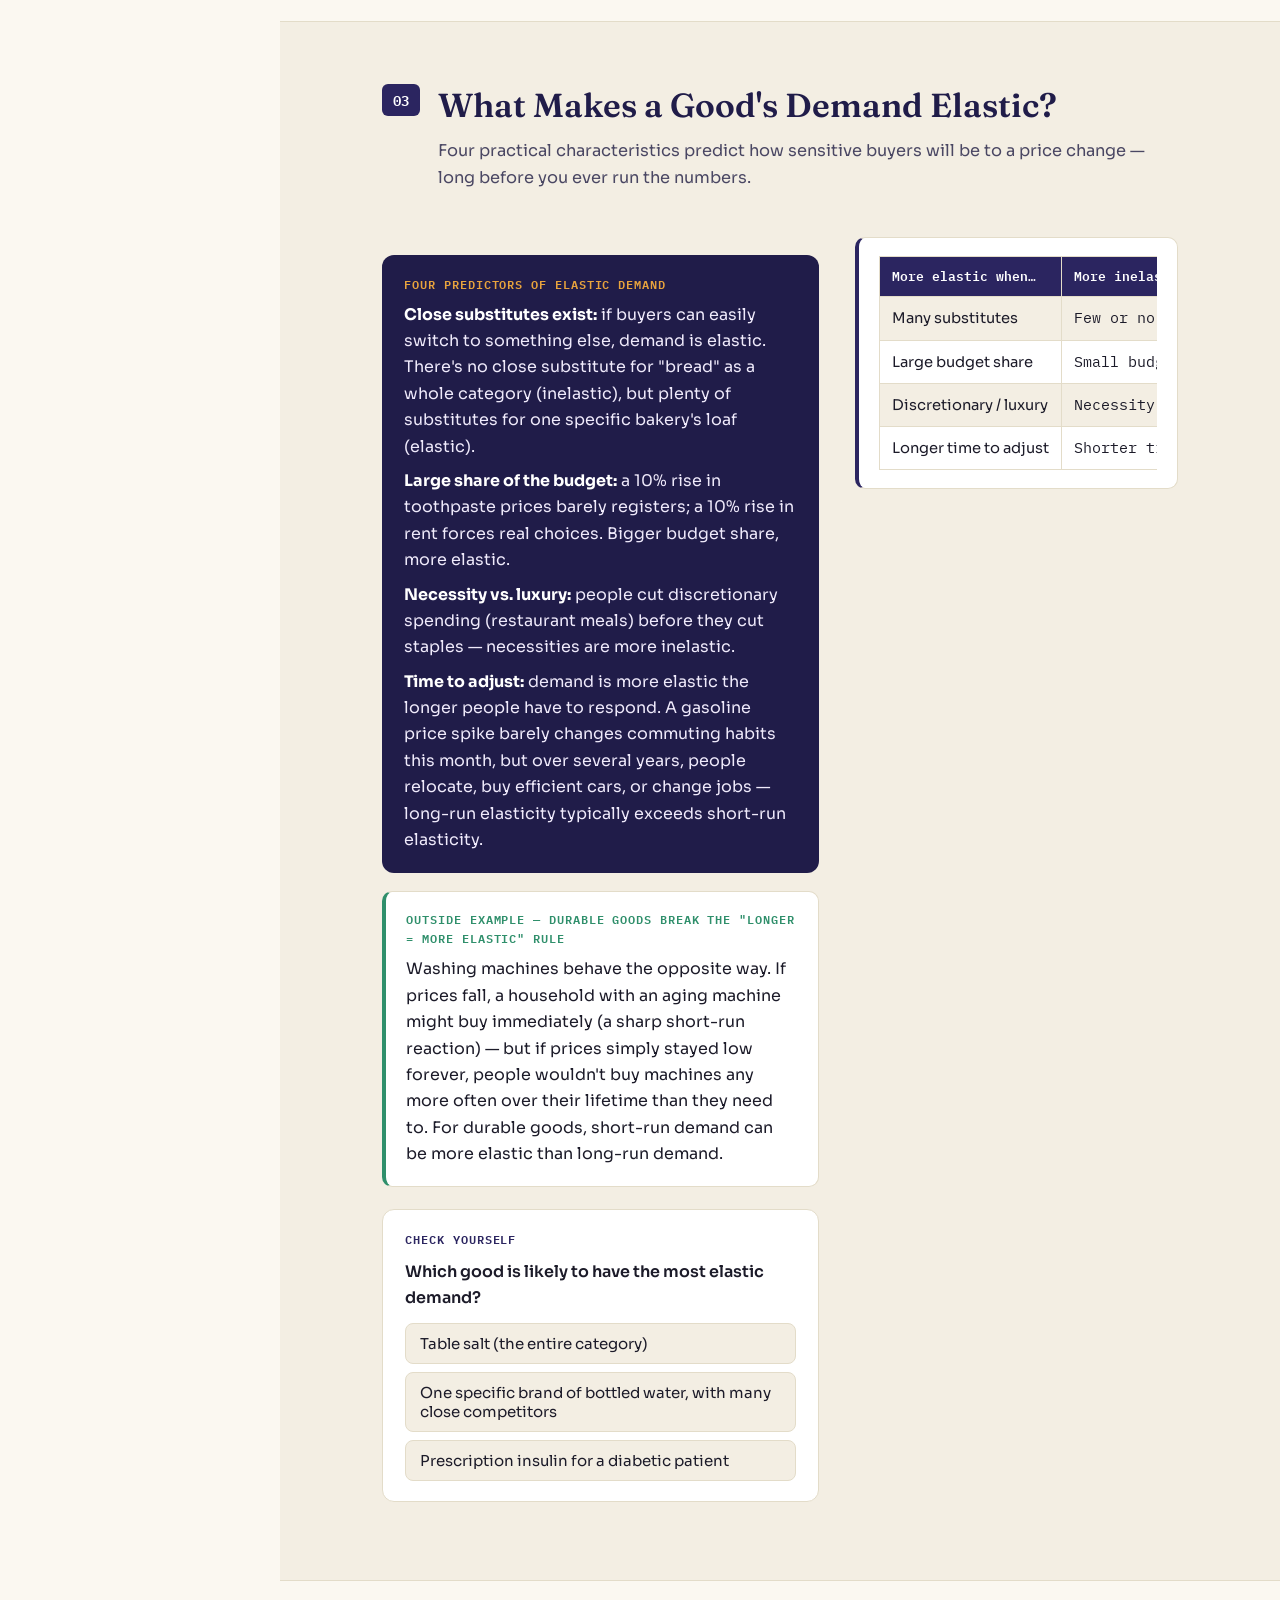
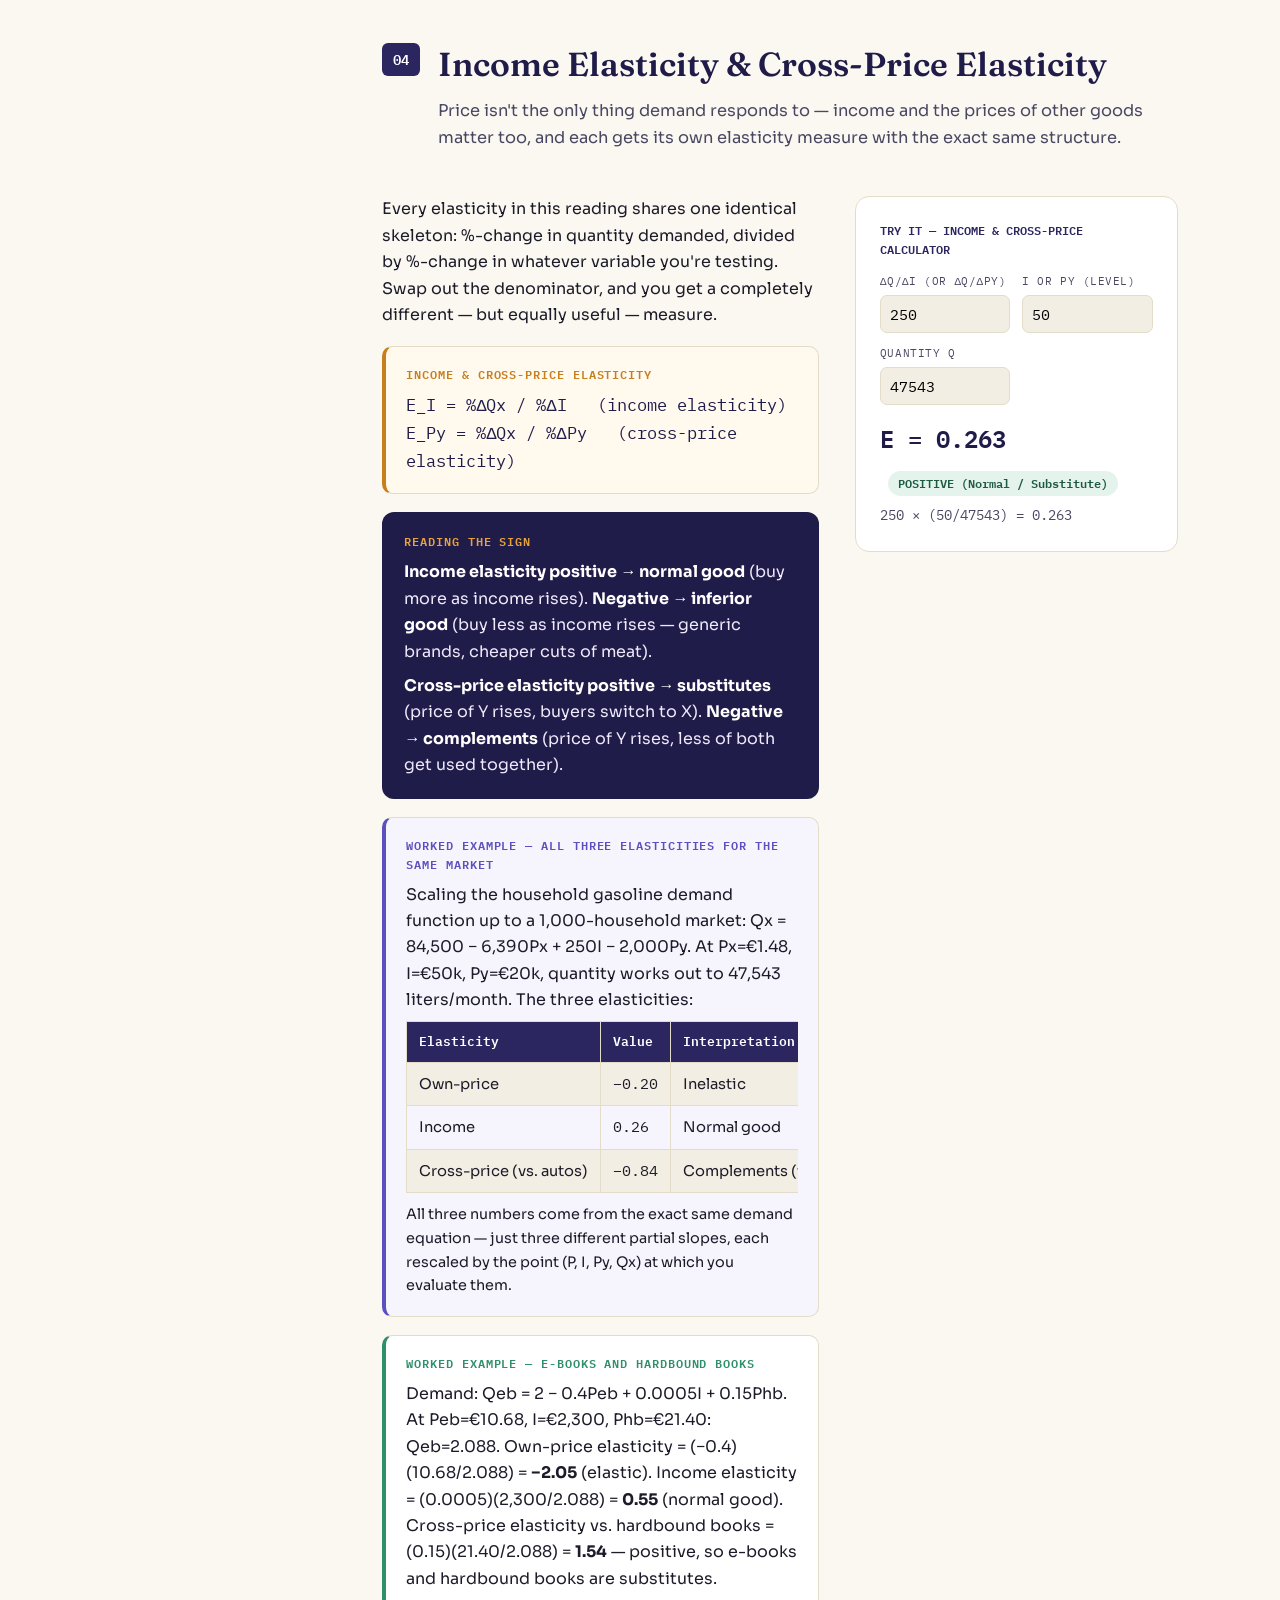
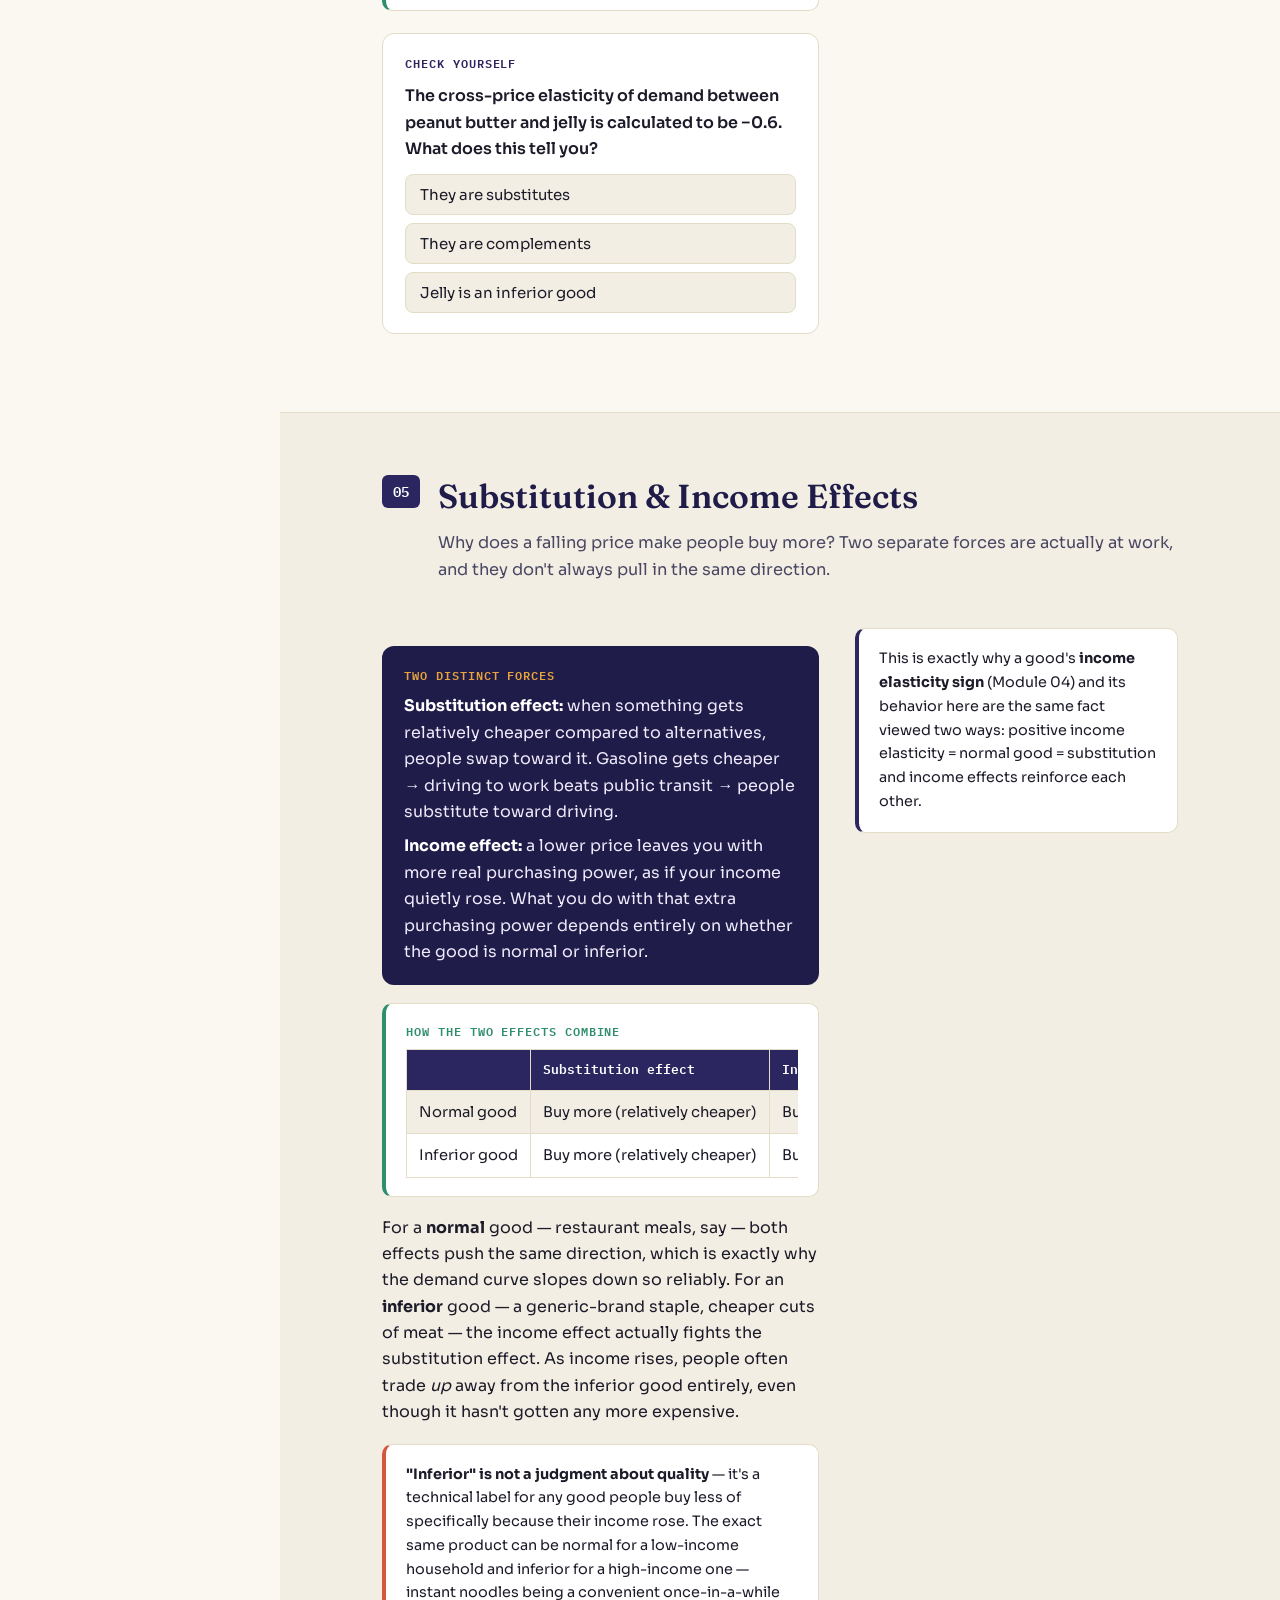
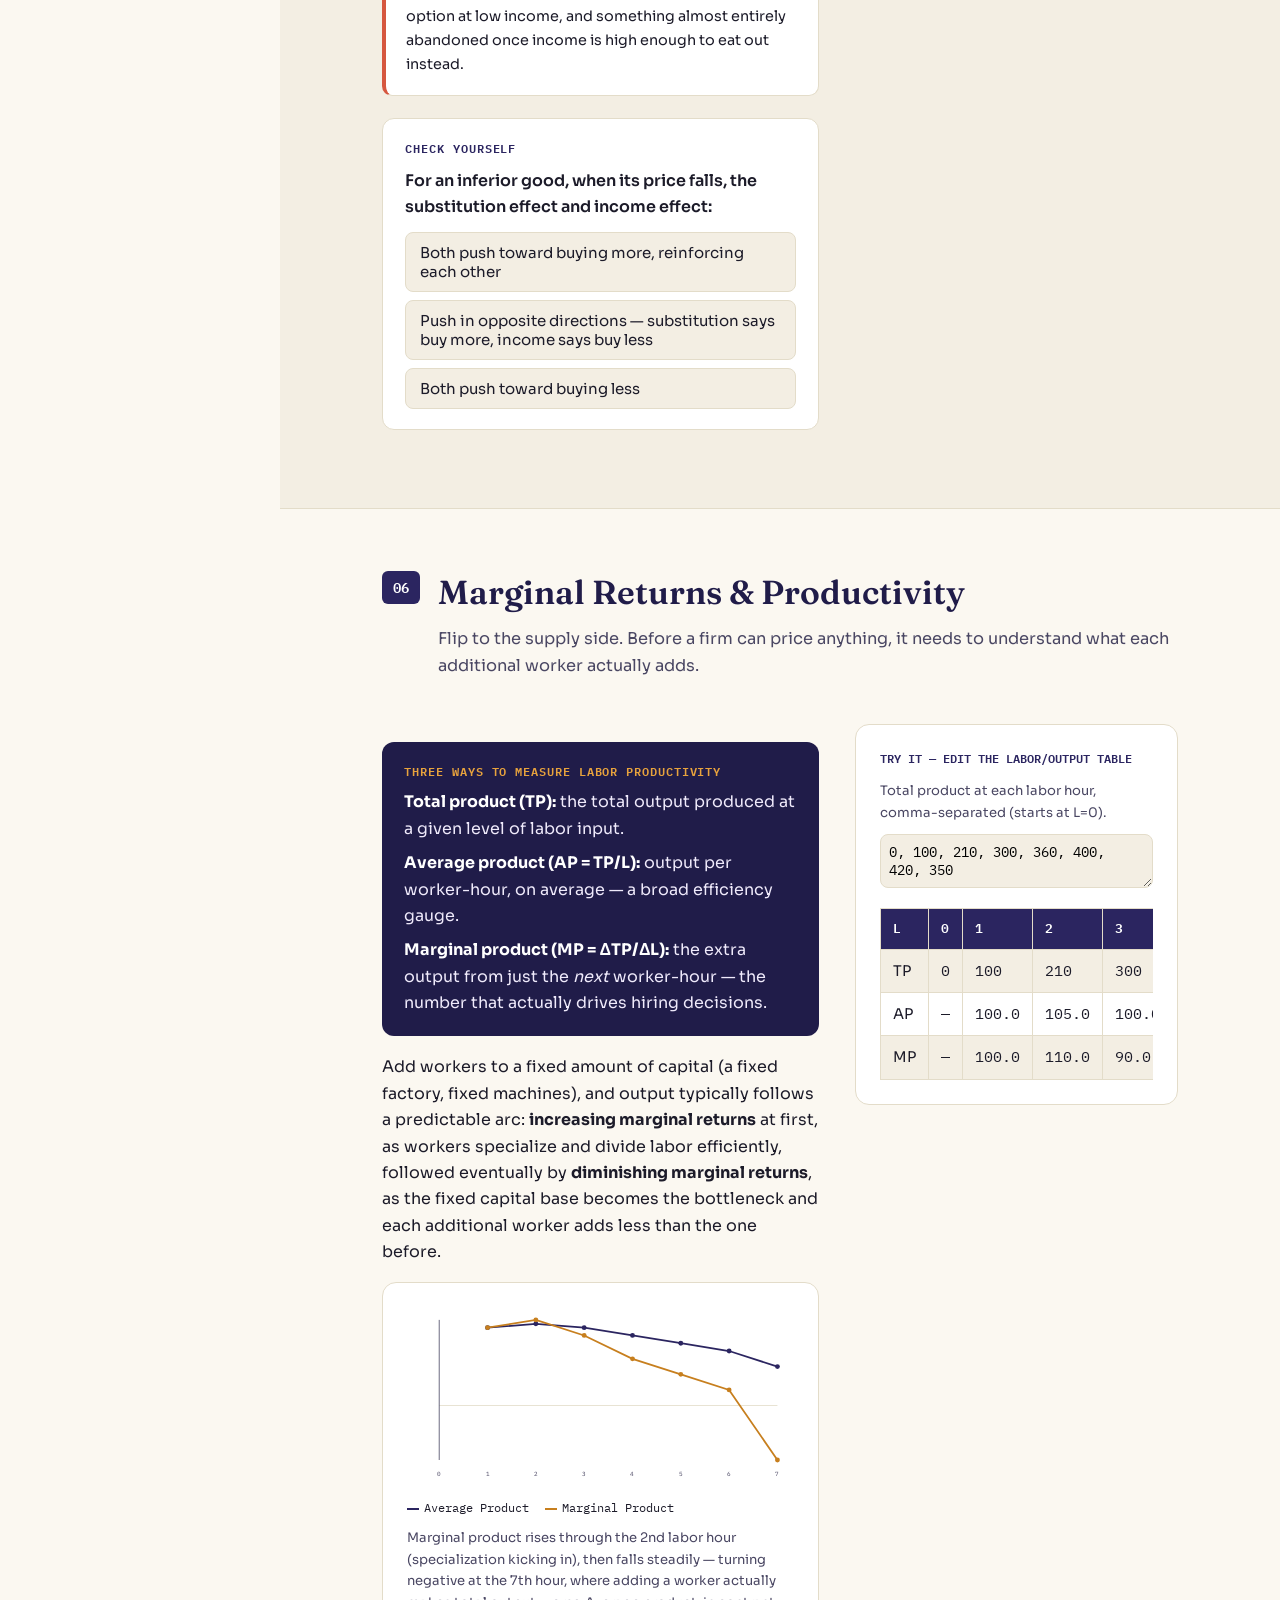
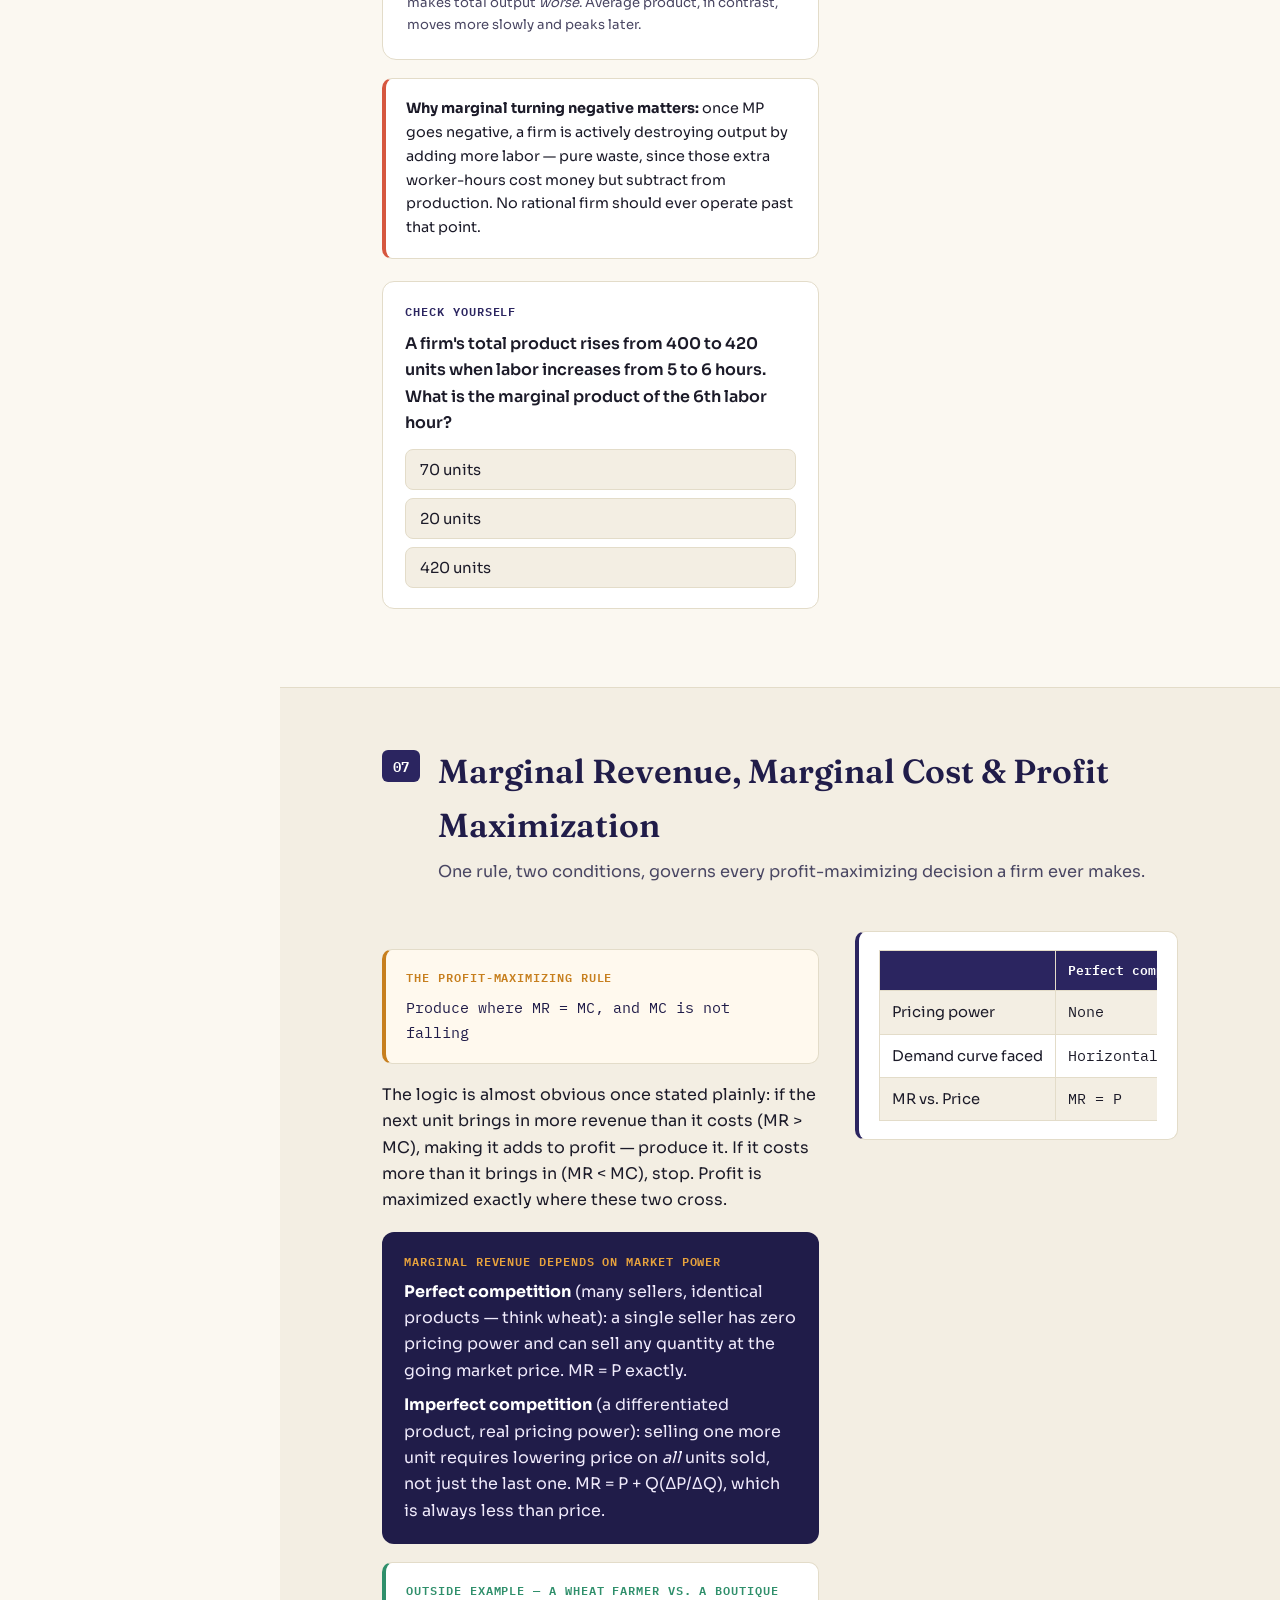
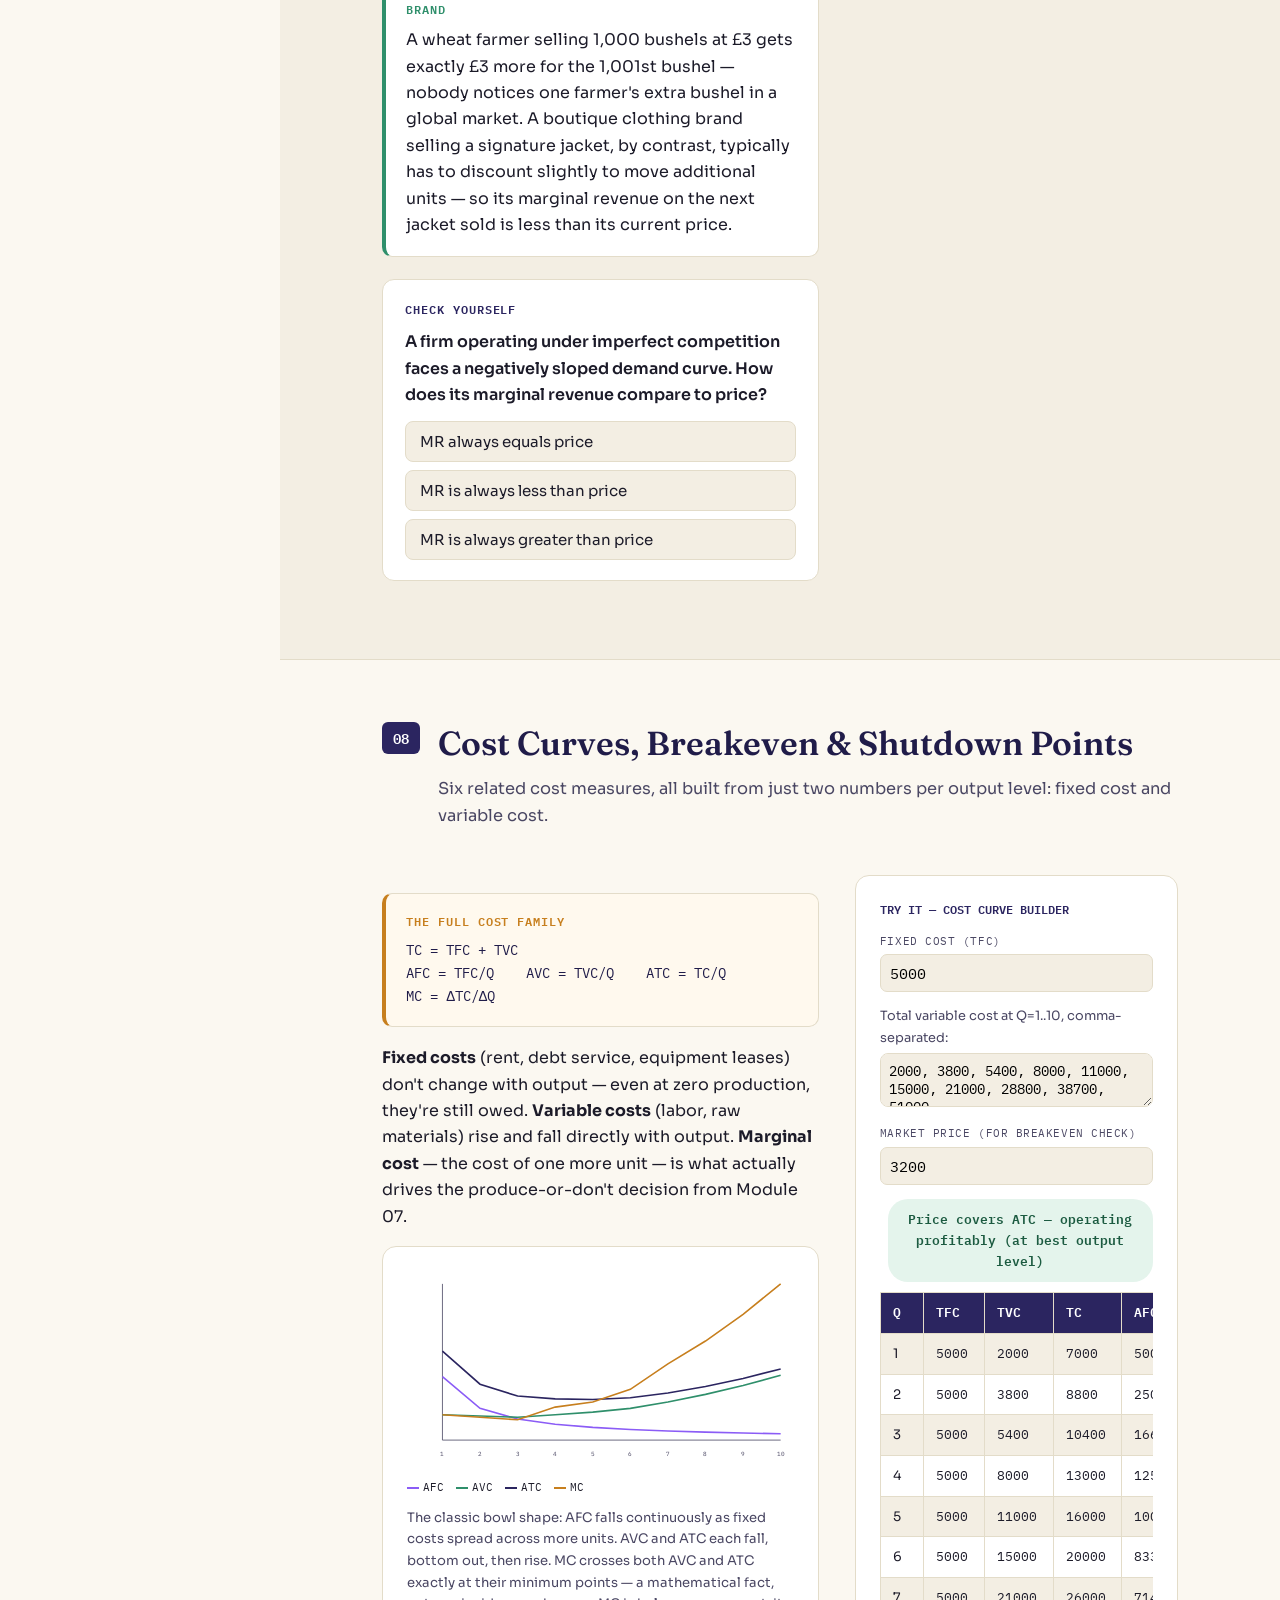
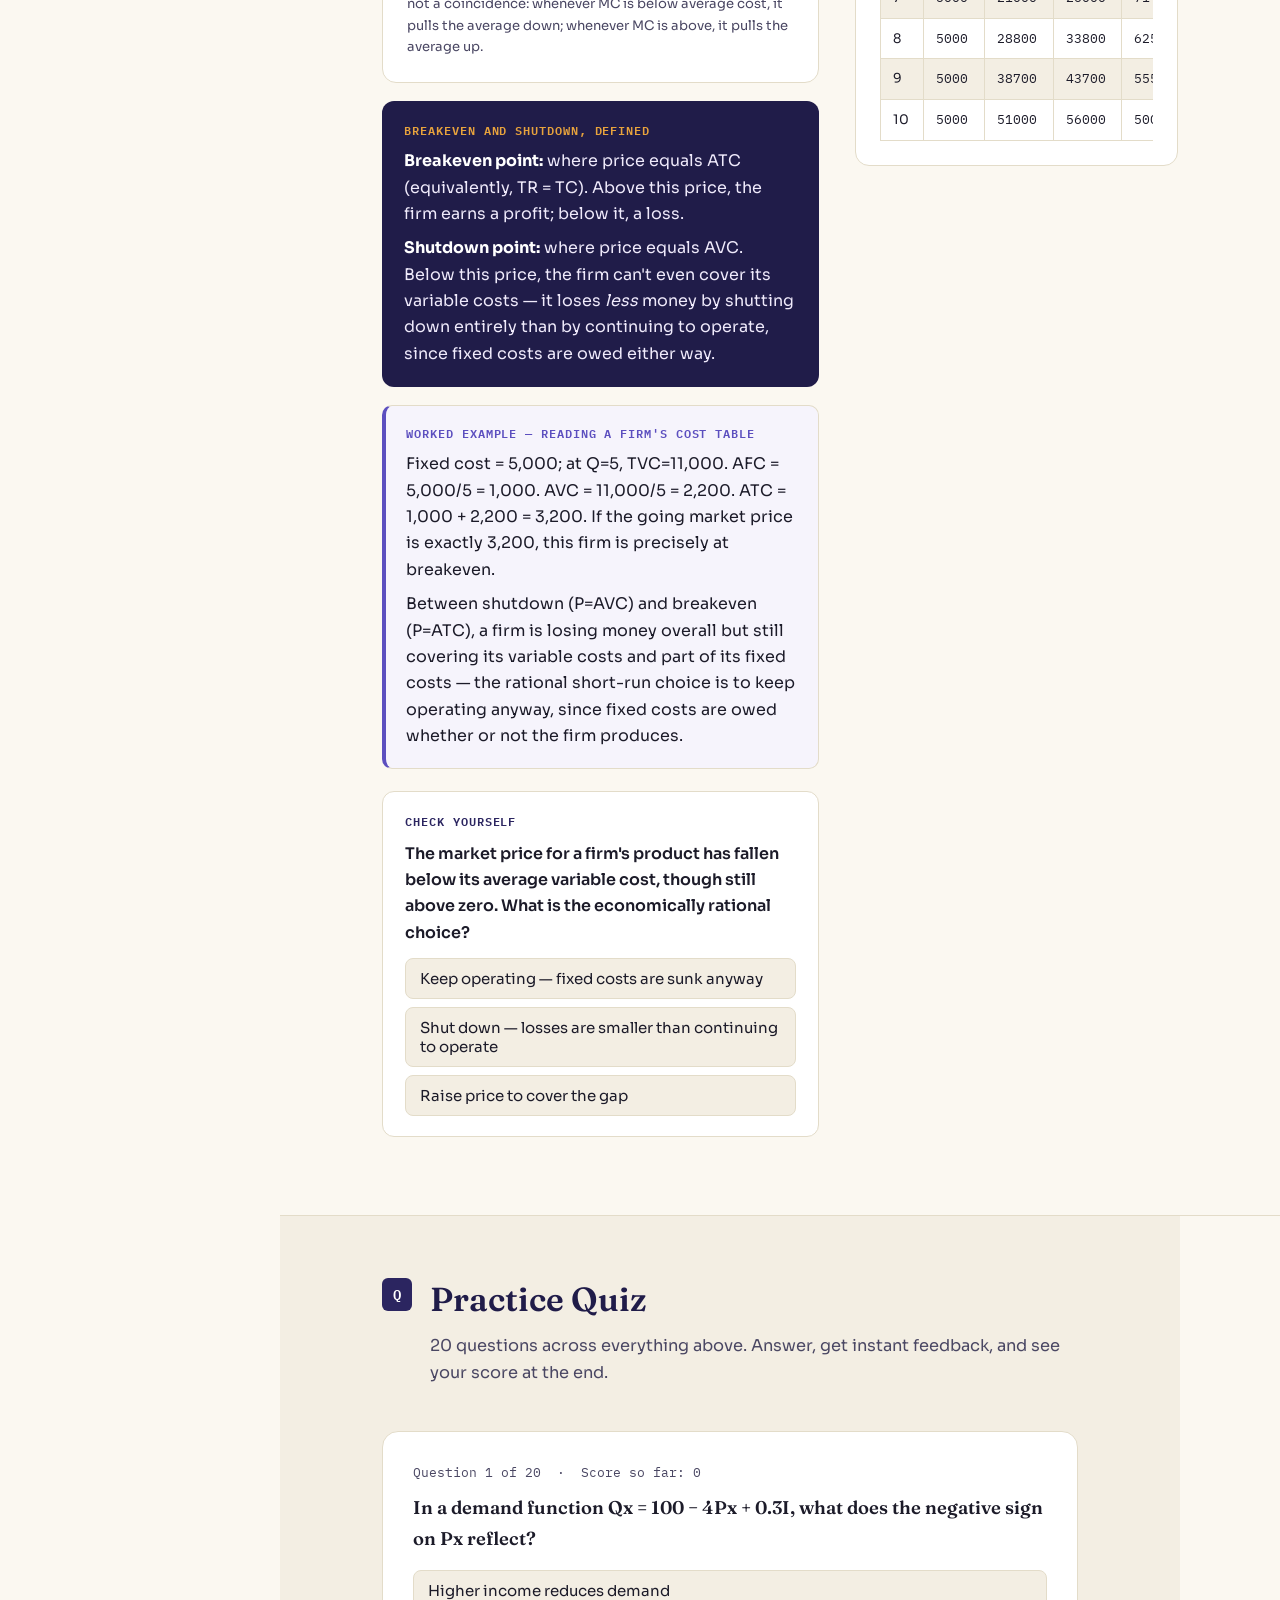
<file: demand-supply/index.html>
<!DOCTYPE html>
<html lang="en">
<head>
<meta charset="UTF-8">
<meta name="viewport" content="width=device-width, initial-scale=1.0">
<title>Topics in Demand and Supply Analysis — CFA Prerequisite Economics Toolkit</title>
<link rel="stylesheet" href="styles.css">
</head>
<body>

<div class="mobile-bar">
  <strong style="font-family:var(--font-display)">D ↔ S</strong>
  <button id="sidebarToggle">Menu</button>
</div>

<div class="app">

  <!-- ============ SIDEBAR ============ -->
  <nav class="sidebar" id="sidebar">
    <a href="../index.html" class="brand">
      <span class="brand-mark"></span>
      <span class="brand-name">Demand &amp;<br>Supply Analysis</span>
    </a>
    <div class="brand-sub">CFA Prerequisite · Economics · Module 1</div>

    <div class="progress-wrap">
      <div class="progress-label"><span>Progress</span><span id="progressPct">0%</span></div>
      <div class="progress-track"><div class="progress-fill" id="progressFill"></div></div>
    </div>

    <div class="toc-group-label">The Demand Side</div>
    <ul class="toc">
      <li><a href="#sec-demandfunction" data-sec="sec-demandfunction"><span class="num">01</span>The Demand Function &amp; Curve</a></li>
      <li><a href="#sec-elasticity" data-sec="sec-elasticity"><span class="num">02</span>Price Elasticity of Demand</a></li>
      <li><a href="#sec-determinants" data-sec="sec-determinants"><span class="num">03</span>What Drives Elasticity?</a></li>
      <li><a href="#sec-incomecross" data-sec="sec-incomecross"><span class="num">04</span>Income &amp; Cross-Price Elasticity</a></li>
      <li><a href="#sec-effects" data-sec="sec-effects"><span class="num">05</span>Substitution &amp; Income Effects</a></li>
    </ul>

    <div class="toc-group-label">The Supply Side</div>
    <ul class="toc">
      <li><a href="#sec-productivity" data-sec="sec-productivity"><span class="num">06</span>Marginal Returns &amp; Productivity</a></li>
      <li><a href="#sec-marginalrevenue" data-sec="sec-marginalrevenue"><span class="num">07</span>Marginal Revenue &amp; Profit Max</a></li>
      <li><a href="#sec-costcurves" data-sec="sec-costcurves"><span class="num">08</span>Cost Curves &amp; Breakeven</a></li>
    </ul>

    <div class="toc-group-label">Check Yourself</div>
    <ul class="toc">
      <li><a href="#sec-quiz" data-sec="sec-quiz"><span class="num">Q</span>Practice Quiz (20)</a></li>
    </ul>
  </nav>

  <!-- ============ MAIN ============ -->
  <main id="top">

    <header class="hero">
      <div class="eyebrow">CFA Program · Prerequisite Economics · Module 1</div>
      <h1>Every price is a conversation between buyers and sellers.</h1>
      <p class="lede">This module builds the demand-and-supply model from the ground up — starting with a single household deciding how much gasoline to buy, and ending with a firm deciding exactly how many units to produce. The tools are the same wherever you point them: elasticity measures how sensitive people are to a changing price, and cost curves reveal exactly when a business should expand, hold steady, or shut its doors.</p>
    </header>

    <!-- =========================================================
         01 THE DEMAND FUNCTION & CURVE
    ========================================================== -->
    <section class="section" id="sec-demandfunction">
      <div class="section-head">
        <span class="section-tag">01</span>
        <div>
          <h2>The Demand Function &amp; the Demand Curve</h2>
          <p class="subhead">How much of something will people buy? It depends on more than just its price.</p>
        </div>
      </div>
      <div class="content-grid">
        <div>
          <p>The quantity of a good people want to buy depends on several things at once — its own price, how much money they have, and the prices of related goods. Economists capture all of this in a single relationship called the <strong>demand function</strong>.</p>

          <div class="callout finance">
            <div class="label">A real demand function — household gasoline demand</div>
            <div class="formula-body" style="font-family:var(--font-mono); background:var(--paper-dim); padding:10px 14px; border-radius:8px; margin:10px 0;">Qx = 84.5 − 6.39Px + 0.25I − 2Py</div>
            <p style="margin:0;">Here Qx is liters of gasoline demanded per month, Px is the price of gasoline (€/liter), I is household income (€000s), and Py is the average price of an automobile (€000s). The negative sign on Px is the <strong>law of demand</strong> at work — as gasoline gets pricier, people buy less of it. The positive sign on income says gasoline is a good people buy more of as they earn more. The negative sign on car prices makes sense too: pricier cars means fewer cars on the road, which means less gasoline burned.</p>
          </div>

          <p>To draw a simple two-dimensional picture, economists hold every variable but one constant. Fixing income at €50,000 and car prices at €20,000 collapses the function down to just price and quantity:</p>

          <div class="callout formula">
            <div class="label">The simplified demand curve</div>
            <div class="formula-body">Qx = 57 − 6.39Px &nbsp;&nbsp;⟺&nbsp;&nbsp; Px = 8.92 − 0.156Qx</div>
            <p style="margin:10px 0 0; font-size:.85rem; color:var(--ink-soft);">The second form — price written as a function of quantity — is called the <strong>inverse demand function</strong>. It's what actually gets plotted as the demand curve, with price on the vertical axis.</p>
          </div>

          <div class="chart-card">
            <div id="demandCurveChart"></div>
            <p style="font-size:.82rem; color:var(--ink-soft); margin:10px 0 0;">At €1.48/liter, this household buys 47.54 liters a month. Push price up to €2.48, and quantity demanded falls to 41.15 liters — every €1 increase in price costs 6.39 liters of demand, the slope of the line.</p>
          </div>

          <div class="checkin" data-checkin="c1">
            <div class="label">Check yourself</div>
            <div class="q">In the demand function Qx = 84.5 − 6.39Px + 0.25I − 2Py, what does the coefficient −2 on Py tell you about gasoline and automobiles?</div>
            <div class="opt-list">
              <button class="opt-btn" data-correct="false">They are substitutes</button>
              <button class="opt-btn" data-correct="true">They are complements</button>
              <button class="opt-btn" data-correct="false">Automobile prices don't affect gasoline demand</button>
            </div>
            <div class="checkin-feedback">Correct — a negative relationship between the price of one good and the quantity demanded of another means the two are consumed together, as complements: pricier cars mean less driving, which means less gasoline burned.</div>
          </div>
        </div>
        <div>
          <div class="dist-card" style="margin-top:0;">
            <div class="label" style="font-family:var(--font-mono); font-size:.72rem; text-transform:uppercase; color:var(--indigo); font-weight:700; margin-bottom:12px;">Try it — the demand function calculator</div>
            <div class="tvm-grid">
              <div class="tvm-field"><label>Price Px (€)</label><input type="number" id="dfPx" value="1.48" step="0.01"></div>
              <div class="tvm-field"><label>Income I (€000s)</label><input type="number" id="dfI" value="50" step="1"></div>
              <div class="tvm-field"><label>Car price Py (€000s)</label><input type="number" id="dfPy" value="20" step="1"></div>
            </div>
            <div class="tvm-result" id="dfResult">Qx = 47.54 liters/month</div>
            <div class="calc-steps" id="dfSteps">84.5 − 6.39(1.48) + 0.25(50) − 2(20) = 47.54</div>
          </div>
        </div>
      </div>
    </section>

    <!-- =========================================================
         02 PRICE ELASTICITY OF DEMAND
    ========================================================== -->
    <section class="section" id="sec-elasticity">
      <div class="section-head">
        <span class="section-tag">02</span>
        <div>
          <h2>Price Elasticity of Demand</h2>
          <p class="subhead">The slope of the demand curve tells you units. Elasticity strips the units away, so you can compare sensitivity honestly.</p>
        </div>
      </div>
      <div class="content-grid">
        <div>
          <p>Saying "quantity falls by 6.39 liters for every €1 rise in price" is only meaningful if you remember the units — liters and euros. Switch to gallons and dollars, and the number 6.39 means something completely different. <strong>Elasticity</strong> fixes this by measuring sensitivity in percentage terms, which never depends on units:</p>

          <div class="callout formula">
            <div class="label">Own-price elasticity of demand</div>
            <div class="formula-body">Ep = %ΔQx / %ΔPx = (ΔQx/ΔPx) × (Px/Qx)</div>
          </div>

          <div class="callout finance">
            <div class="label">Worked example — gasoline at two different prices</div>
            <p style="margin:0 0 8px;">Using Qx = 57 − 6.39Px, the slope ΔQx/ΔPx is always −6.39. At Px=€1.48, Q=47.54, so elasticity = −6.39 × (1.48/47.54) = <strong>−0.20</strong>. At a much higher Px=€5, Q=25.05, so elasticity = −6.39 × (5/25.05) = <strong>−1.28</strong>.</p>
            <p style="margin:0;">Same demand curve, same slope — but wildly different elasticity, because P/Q changes as you move along the line. At the low price, demand barely reacts (inelastic); at the high price, demand reacts sharply (elastic).</p>
          </div>

          <div class="definition">
            <div class="label">Reading the magnitude</div>
            <p style="margin-bottom:8px;"><strong>|E| &lt; 1 → inelastic:</strong> quantity barely responds to price. A price hike raises total spending on the good.</p>
            <p style="margin-bottom:8px;"><strong>|E| &gt; 1 → elastic:</strong> quantity responds strongly. A price hike lowers total spending.</p>
            <p style="margin:0;"><strong>|E| = 1 → unit elastic:</strong> total spending is completely unmoved by price.</p>
          </div>

          <div class="chart-card">
            <div id="elasticityZoneChart"></div>
            <p style="font-size:.82rem; color:var(--ink-soft); margin:10px 0 0;">Every straight-line demand curve behaves this way: elastic in its upper half, unit elastic exactly at the midpoint, inelastic in its lower half — even though the slope never changes.</p>
          </div>

          <div class="callout example">
            <div class="label">The two extremes</div>
            <p style="margin:0;">A perfectly <strong>vertical</strong> demand curve has zero elasticity — buyers purchase the same quantity no matter the price (insulin for a diabetic, in the short run, is the classic case). A perfectly <strong>horizontal</strong> demand curve has infinite elasticity — the tiniest price increase drives quantity demanded to zero. This describes an individual wheat farmer in a competitive market: raise your price even slightly above the market price, and buyers switch entirely to any of a thousand other identical sellers.</p>
          </div>

          <div class="checkin" data-checkin="c2">
            <div class="label">Check yourself</div>
            <div class="q">A 4% rise in the price of a good causes quantity demanded to fall by 10%. Is demand elastic or inelastic, and what happens to total expenditure?</div>
            <div class="opt-list">
              <button class="opt-btn" data-correct="true">Elastic (|E|=2.5); total expenditure falls</button>
              <button class="opt-btn" data-correct="false">Inelastic (|E|=0.4); total expenditure rises</button>
              <button class="opt-btn" data-correct="false">Unit elastic; total expenditure is unchanged</button>
            </div>
            <div class="checkin-feedback">Correct — E = −10%/4% = −2.5, so |E|=2.5 &gt; 1, elastic. Since quantity falls proportionally more than price rises, total spending (P×Q) falls.</div>
          </div>
        </div>
        <div>
          <div class="dist-card" style="margin-top:0;">
            <div class="label" style="font-family:var(--font-mono); font-size:.72rem; text-transform:uppercase; color:var(--indigo); font-weight:700; margin-bottom:12px;">Try it — elasticity calculator</div>
            <div class="tvm-grid">
              <div class="tvm-field"><label>Slope ΔQ/ΔP</label><input type="number" id="elSlope" value="-6.39" step="0.01"></div>
              <div class="tvm-field"><label>Price P</label><input type="number" id="elP" value="1.48" step="0.01"></div>
              <div class="tvm-field"><label>Quantity Q</label><input type="number" id="elQ" value="47.54" step="0.01"></div>
            </div>
            <div class="tvm-result" id="elResult">E = −0.20 <span class="elastic-zone-tag inelastic">INELASTIC</span></div>
            <div class="calc-steps" id="elSteps">−6.39 × (1.48/47.54) = −0.20</div>
          </div>
        </div>
      </div>
    </section>

    <!-- =========================================================
         03 WHAT DRIVES ELASTICITY
    ========================================================== -->
    <section class="section" id="sec-determinants">
      <div class="section-head">
        <span class="section-tag">03</span>
        <div>
          <h2>What Makes a Good's Demand Elastic?</h2>
          <p class="subhead">Four practical characteristics predict how sensitive buyers will be to a price change — long before you ever run the numbers.</p>
        </div>
      </div>
      <div class="content-grid">
        <div>
          <div class="definition">
            <div class="label">Four predictors of elastic demand</div>
            <p style="margin-bottom:8px;"><strong>Close substitutes exist:</strong> if buyers can easily switch to something else, demand is elastic. There's no close substitute for "bread" as a whole category (inelastic), but plenty of substitutes for one specific bakery's loaf (elastic).</p>
            <p style="margin-bottom:8px;"><strong>Large share of the budget:</strong> a 10% rise in toothpaste prices barely registers; a 10% rise in rent forces real choices. Bigger budget share, more elastic.</p>
            <p style="margin-bottom:8px;"><strong>Necessity vs. luxury:</strong> people cut discretionary spending (restaurant meals) before they cut staples — necessities are more inelastic.</p>
            <p style="margin:0;"><strong>Time to adjust:</strong> demand is more elastic the longer people have to respond. A gasoline price spike barely changes commuting habits this month, but over several years, people relocate, buy efficient cars, or change jobs — long-run elasticity typically exceeds short-run elasticity.</p>
          </div>

          <div class="callout example">
            <div class="label">Outside example — durable goods break the "longer = more elastic" rule</div>
            <p style="margin:0;">Washing machines behave the opposite way. If prices fall, a household with an aging machine might buy immediately (a sharp short-run reaction) — but if prices simply stayed low forever, people wouldn't buy machines any more often over their lifetime than they need to. For durable goods, short-run demand can be more elastic than long-run demand.</p>
          </div>

          <div class="checkin" data-checkin="c3">
            <div class="label">Check yourself</div>
            <div class="q">Which good is likely to have the most elastic demand?</div>
            <div class="opt-list">
              <button class="opt-btn" data-correct="false">Table salt (the entire category)</button>
              <button class="opt-btn" data-correct="true">One specific brand of bottled water, with many close competitors</button>
              <button class="opt-btn" data-correct="false">Prescription insulin for a diabetic patient</button>
            </div>
            <div class="checkin-feedback">Correct — a specific branded product with many close substitutes is the classic elastic-demand case; buyers switch away easily if its price rises.</div>
          </div>
        </div>
        <div>
          <div class="callout" style="margin-top:0;">
            <table class="exhibit" style="margin:0;">
              <tr><th>More elastic when…</th><th>More inelastic when…</th></tr>
              <tr><td>Many substitutes</td><td class="num">Few or no substitutes</td></tr>
              <tr><td>Large budget share</td><td class="num">Small budget share</td></tr>
              <tr><td>Discretionary / luxury</td><td class="num">Necessity</td></tr>
              <tr><td>Longer time to adjust</td><td class="num">Shorter time to adjust</td></tr>
            </table>
          </div>
        </div>
      </div>
    </section>

    <!-- =========================================================
         04 INCOME & CROSS-PRICE ELASTICITY
    ========================================================== -->
    <section class="section" id="sec-incomecross">
      <div class="section-head">
        <span class="section-tag">04</span>
        <div>
          <h2>Income Elasticity &amp; Cross-Price Elasticity</h2>
          <p class="subhead">Price isn't the only thing demand responds to — income and the prices of other goods matter too, and each gets its own elasticity measure with the exact same structure.</p>
        </div>
      </div>
      <div class="content-grid">
        <div>
          <p>Every elasticity in this reading shares one identical skeleton: %-change in quantity demanded, divided by %-change in whatever variable you're testing. Swap out the denominator, and you get a completely different — but equally useful — measure.</p>

          <div class="callout formula">
            <div class="label">Income &amp; cross-price elasticity</div>
            <div class="formula-body">
              E_I = %ΔQx / %ΔI &nbsp;&nbsp;(income elasticity)<br>
              E_Py = %ΔQx / %ΔPy &nbsp;&nbsp;(cross-price elasticity)
            </div>
          </div>

          <div class="definition">
            <div class="label">Reading the sign</div>
            <p style="margin-bottom:8px;"><strong>Income elasticity positive → normal good</strong> (buy more as income rises). <strong>Negative → inferior good</strong> (buy less as income rises — generic brands, cheaper cuts of meat).</p>
            <p style="margin:0;"><strong>Cross-price elasticity positive → substitutes</strong> (price of Y rises, buyers switch to X). <strong>Negative → complements</strong> (price of Y rises, less of both get used together).</p>
          </div>

          <div class="callout finance">
            <div class="label">Worked example — all three elasticities for the same market</div>
            <p style="margin:0 0 8px;">Scaling the household gasoline demand function up to a 1,000-household market: Qx = 84,500 − 6,390Px + 250I − 2,000Py. At Px=€1.48, I=€50k, Py=€20k, quantity works out to 47,543 liters/month. The three elasticities:</p>
            <table class="exhibit" style="margin:0 0 10px;">
              <tr><th>Elasticity</th><th>Value</th><th>Interpretation</th></tr>
              <tr><td>Own-price</td><td class="num">−0.20</td><td>Inelastic</td></tr>
              <tr><td>Income</td><td class="num">0.26</td><td>Normal good</td></tr>
              <tr><td>Cross-price (vs. autos)</td><td class="num">−0.84</td><td>Complements (weakly)</td></tr>
            </table>
            <p style="margin:0; font-size:.9rem;">All three numbers come from the exact same demand equation — just three different partial slopes, each rescaled by the point (P, I, Py, Qx) at which you evaluate them.</p>
          </div>

          <div class="callout example">
            <div class="label">Worked example — e-books and hardbound books</div>
            <p style="margin:0;">Demand: Qeb = 2 − 0.4Peb + 0.0005I + 0.15Phb. At Peb=€10.68, I=€2,300, Phb=€21.40: Qeb=2.088. Own-price elasticity = (−0.4)(10.68/2.088) = <strong>−2.05</strong> (elastic). Income elasticity = (0.0005)(2,300/2.088) = <strong>0.55</strong> (normal good). Cross-price elasticity vs. hardbound books = (0.15)(21.40/2.088) = <strong>1.54</strong> — positive, so e-books and hardbound books are substitutes.</p>
          </div>

          <div class="checkin" data-checkin="c4">
            <div class="label">Check yourself</div>
            <div class="q">The cross-price elasticity of demand between peanut butter and jelly is calculated to be −0.6. What does this tell you?</div>
            <div class="opt-list">
              <button class="opt-btn" data-correct="false">They are substitutes</button>
              <button class="opt-btn" data-correct="true">They are complements</button>
              <button class="opt-btn" data-correct="false">Jelly is an inferior good</button>
            </div>
            <div class="checkin-feedback">Correct — a negative cross-price elasticity means the two goods are complements, consistent with peanut butter and jelly typically being consumed together.</div>
          </div>
        </div>
        <div>
          <div class="dist-card" style="margin-top:0;">
            <div class="label" style="font-family:var(--font-mono); font-size:.72rem; text-transform:uppercase; color:var(--indigo); font-weight:700; margin-bottom:12px;">Try it — income &amp; cross-price calculator</div>
            <div class="tvm-grid">
              <div class="tvm-field"><label>ΔQ/ΔI (or ΔQ/ΔPy)</label><input type="number" id="icSlope" value="250" step="1"></div>
              <div class="tvm-field"><label>I or Py (level)</label><input type="number" id="icVar" value="50" step="1"></div>
              <div class="tvm-field"><label>Quantity Q</label><input type="number" id="icQ" value="47543" step="1"></div>
            </div>
            <div class="tvm-result" id="icResult">E = 0.26 <span class="elastic-zone-tag inelastic">NORMAL GOOD</span></div>
            <div class="calc-steps" id="icSteps">250 × (50/47543) = 0.26</div>
          </div>
        </div>
      </div>
    </section>

    <!-- =========================================================
         05 SUBSTITUTION & INCOME EFFECTS
    ========================================================== -->
    <section class="section" id="sec-effects">
      <div class="section-head">
        <span class="section-tag">05</span>
        <div>
          <h2>Substitution &amp; Income Effects</h2>
          <p class="subhead">Why does a falling price make people buy more? Two separate forces are actually at work, and they don't always pull in the same direction.</p>
        </div>
      </div>
      <div class="content-grid">
        <div>
          <div class="definition">
            <div class="label">Two distinct forces</div>
            <p style="margin-bottom:8px;"><strong>Substitution effect:</strong> when something gets relatively cheaper compared to alternatives, people swap toward it. Gasoline gets cheaper → driving to work beats public transit → people substitute toward driving.</p>
            <p style="margin:0;"><strong>Income effect:</strong> a lower price leaves you with more real purchasing power, as if your income quietly rose. What you do with that extra purchasing power depends entirely on whether the good is normal or inferior.</p>
          </div>

          <div class="callout example">
            <div class="label">How the two effects combine</div>
            <table class="exhibit" style="margin:0;">
              <tr><th></th><th>Substitution effect</th><th>Income effect</th><th>Net result (price falls)</th></tr>
              <tr><td>Normal good</td><td>Buy more (relatively cheaper)</td><td>Buy more (higher real income)</td><td>Effects reinforce — buy more</td></tr>
              <tr><td>Inferior good</td><td>Buy more (relatively cheaper)</td><td>Buy less (higher real income)</td><td>Effects fight — usually still buy more, but less than normal case</td></tr>
            </table>
          </div>

          <p>For a <strong>normal</strong> good — restaurant meals, say — both effects push the same direction, which is exactly why the demand curve slopes down so reliably. For an <strong>inferior</strong> good — a generic-brand staple, cheaper cuts of meat — the income effect actually fights the substitution effect. As income rises, people often trade <em>up</em> away from the inferior good entirely, even though it hasn't gotten any more expensive.</p>

          <div class="callout" style="border-left-color:var(--red);">
            <p style="margin:0; font-size:.9rem;"><strong>"Inferior" is not a judgment about quality</strong> — it's a technical label for any good people buy less of specifically because their income rose. The exact same product can be normal for a low-income household and inferior for a high-income one — instant noodles being a convenient once-in-a-while option at low income, and something almost entirely abandoned once income is high enough to eat out instead.</p>
          </div>

          <div class="checkin" data-checkin="c5">
            <div class="label">Check yourself</div>
            <div class="q">For an inferior good, when its price falls, the substitution effect and income effect:</div>
            <div class="opt-list">
              <button class="opt-btn" data-correct="false">Both push toward buying more, reinforcing each other</button>
              <button class="opt-btn" data-correct="true">Push in opposite directions — substitution says buy more, income says buy less</button>
              <button class="opt-btn" data-correct="false">Both push toward buying less</button>
            </div>
            <div class="checkin-feedback">Correct — for an inferior good, the substitution effect (buy more, it's relatively cheaper) fights the income effect (buy less, since higher real income makes you want to trade away from the inferior good).</div>
          </div>
        </div>
        <div>
          <div class="callout" style="margin-top:0;">
            <p style="margin:0; font-size:.9rem;">This is exactly why a good's <strong>income elasticity sign</strong> (Module 04) and its behavior here are the same fact viewed two ways: positive income elasticity = normal good = substitution and income effects reinforce each other.</p>
          </div>
        </div>
      </div>
    </section>

    <!-- =========================================================
         06 MARGINAL RETURNS & PRODUCTIVITY
    ========================================================== -->
    <section class="section" id="sec-productivity">
      <div class="section-head">
        <span class="section-tag">06</span>
        <div>
          <h2>Marginal Returns &amp; Productivity</h2>
          <p class="subhead">Flip to the supply side. Before a firm can price anything, it needs to understand what each additional worker actually adds.</p>
        </div>
      </div>
      <div class="content-grid">
        <div>
          <div class="definition">
            <div class="label">Three ways to measure labor productivity</div>
            <p style="margin-bottom:8px;"><strong>Total product (TP):</strong> the total output produced at a given level of labor input.</p>
            <p style="margin-bottom:8px;"><strong>Average product (AP = TP/L):</strong> output per worker-hour, on average — a broad efficiency gauge.</p>
            <p style="margin:0;"><strong>Marginal product (MP = ΔTP/ΔL):</strong> the extra output from just the <em>next</em> worker-hour — the number that actually drives hiring decisions.</p>
          </div>

          <p>Add workers to a fixed amount of capital (a fixed factory, fixed machines), and output typically follows a predictable arc: <strong>increasing marginal returns</strong> at first, as workers specialize and divide labor efficiently, followed eventually by <strong>diminishing marginal returns</strong>, as the fixed capital base becomes the bottleneck and each additional worker adds less than the one before.</p>

          <div class="chart-card">
            <div id="productivityChart"></div>
            <p style="font-size:.82rem; color:var(--ink-soft); margin:10px 0 0;">Marginal product rises through the 2nd labor hour (specialization kicking in), then falls steadily — turning negative at the 7th hour, where adding a worker actually makes total output <em>worse</em>. Average product, in contrast, moves more slowly and peaks later.</p>
          </div>

          <div class="callout" style="border-left-color:var(--red);">
            <p style="margin:0; font-size:.9rem;"><strong>Why marginal turning negative matters:</strong> once MP goes negative, a firm is actively destroying output by adding more labor — pure waste, since those extra worker-hours cost money but subtract from production. No rational firm should ever operate past that point.</p>
          </div>

          <div class="checkin" data-checkin="c6">
            <div class="label">Check yourself</div>
            <div class="q">A firm's total product rises from 400 to 420 units when labor increases from 5 to 6 hours. What is the marginal product of the 6th labor hour?</div>
            <div class="opt-list">
              <button class="opt-btn" data-correct="false">70 units</button>
              <button class="opt-btn" data-correct="true">20 units</button>
              <button class="opt-btn" data-correct="false">420 units</button>
            </div>
            <div class="checkin-feedback">Correct — MP = ΔTP/ΔL = (420−400)/(6−5) = 20 units.</div>
          </div>
        </div>
        <div>
          <div class="dist-card" style="margin-top:0;">
            <div class="label" style="font-family:var(--font-mono); font-size:.72rem; text-transform:uppercase; color:var(--indigo); font-weight:700; margin-bottom:12px;">Try it — edit the labor/output table</div>
            <p style="font-size:.82rem; color:var(--ink-soft); margin:0 0 10px;">Total product at each labor hour, comma-separated (starts at L=0).</p>
            <textarea id="prodInput" rows="2" style="width:100%; font-family:var(--font-mono); font-size:.85rem; padding:8px; border:1.5px solid var(--line); border-radius:8px; background:var(--paper-dim);">0, 100, 210, 300, 360, 400, 420, 350</textarea>
            <div id="prodTable" style="margin-top:12px; overflow-x:auto;"></div>
          </div>
        </div>
      </div>
    </section>

    <!-- =========================================================
         07 MARGINAL REVENUE & PROFIT MAXIMIZATION
    ========================================================== -->
    <section class="section" id="sec-marginalrevenue">
      <div class="section-head">
        <span class="section-tag">07</span>
        <div>
          <h2>Marginal Revenue, Marginal Cost &amp; Profit Maximization</h2>
          <p class="subhead">One rule, two conditions, governs every profit-maximizing decision a firm ever makes.</p>
        </div>
      </div>
      <div class="content-grid">
        <div>
          <div class="callout formula">
            <div class="label">The profit-maximizing rule</div>
            <div class="formula-body" style="font-size:.95rem;">Produce where MR = MC, and MC is not falling</div>
          </div>

          <p>The logic is almost obvious once stated plainly: if the next unit brings in more revenue than it costs (MR &gt; MC), making it adds to profit — produce it. If it costs more than it brings in (MR &lt; MC), stop. Profit is maximized exactly where these two cross.</p>

          <div class="definition">
            <div class="label">Marginal revenue depends on market power</div>
            <p style="margin-bottom:8px;"><strong>Perfect competition</strong> (many sellers, identical products — think wheat): a single seller has zero pricing power and can sell any quantity at the going market price. MR = P exactly.</p>
            <p style="margin:0;"><strong>Imperfect competition</strong> (a differentiated product, real pricing power): selling one more unit requires lowering price on <em>all</em> units sold, not just the last one. MR = P + Q(ΔP/ΔQ), which is always less than price.</p>
          </div>

          <div class="callout example">
            <div class="label">Outside example — a wheat farmer vs. a boutique brand</div>
            <p style="margin:0;">A wheat farmer selling 1,000 bushels at £3 gets exactly £3 more for the 1,001st bushel — nobody notices one farmer's extra bushel in a global market. A boutique clothing brand selling a signature jacket, by contrast, typically has to discount slightly to move additional units — so its marginal revenue on the next jacket sold is less than its current price.</p>
          </div>

          <div class="checkin" data-checkin="c7">
            <div class="label">Check yourself</div>
            <div class="q">A firm operating under imperfect competition faces a negatively sloped demand curve. How does its marginal revenue compare to price?</div>
            <div class="opt-list">
              <button class="opt-btn" data-correct="false">MR always equals price</button>
              <button class="opt-btn" data-correct="true">MR is always less than price</button>
              <button class="opt-btn" data-correct="false">MR is always greater than price</button>
            </div>
            <div class="checkin-feedback">Correct — MR = P + Q(ΔP/ΔQ), and since the demand curve slopes downward (ΔP/ΔQ &lt; 0), MR must be less than price.</div>
          </div>
        </div>
        <div>
          <div class="callout" style="margin-top:0;">
            <table class="exhibit" style="margin:0;">
              <tr><th></th><th>Perfect competition</th><th>Imperfect competition</th></tr>
              <tr><td>Pricing power</td><td class="num">None</td><td class="num">Some</td></tr>
              <tr><td>Demand curve faced</td><td class="num">Horizontal</td><td class="num">Downward-sloping</td></tr>
              <tr><td>MR vs. Price</td><td class="num">MR = P</td><td class="num">MR &lt; P</td></tr>
            </table>
          </div>
        </div>
      </div>
    </section>

    <!-- =========================================================
         08 COST CURVES & BREAKEVEN
    ========================================================== -->
    <section class="section" id="sec-costcurves">
      <div class="section-head">
        <span class="section-tag">08</span>
        <div>
          <h2>Cost Curves, Breakeven &amp; Shutdown Points</h2>
          <p class="subhead">Six related cost measures, all built from just two numbers per output level: fixed cost and variable cost.</p>
        </div>
      </div>
      <div class="content-grid">
        <div>
          <div class="callout formula">
            <div class="label">The full cost family</div>
            <div class="formula-body" style="font-size:.88rem;">
              TC = TFC + TVC<br>
              AFC = TFC/Q &nbsp;&nbsp; AVC = TVC/Q &nbsp;&nbsp; ATC = TC/Q<br>
              MC = ΔTC/ΔQ
            </div>
          </div>

          <p><strong>Fixed costs</strong> (rent, debt service, equipment leases) don't change with output — even at zero production, they're still owed. <strong>Variable costs</strong> (labor, raw materials) rise and fall directly with output. <strong>Marginal cost</strong> — the cost of one more unit — is what actually drives the produce-or-don't decision from Module 07.</p>

          <div class="chart-card">
            <div id="costCurveChart"></div>
            <p style="font-size:.82rem; color:var(--ink-soft); margin:10px 0 0;">The classic bowl shape: AFC falls continuously as fixed costs spread across more units. AVC and ATC each fall, bottom out, then rise. MC crosses both AVC and ATC exactly at their minimum points — a mathematical fact, not a coincidence: whenever MC is below average cost, it pulls the average down; whenever MC is above, it pulls the average up.</p>
          </div>

          <div class="definition">
            <div class="label">Breakeven and shutdown, defined</div>
            <p style="margin-bottom:8px;"><strong>Breakeven point:</strong> where price equals ATC (equivalently, TR = TC). Above this price, the firm earns a profit; below it, a loss.</p>
            <p style="margin:0;"><strong>Shutdown point:</strong> where price equals AVC. Below this price, the firm can't even cover its variable costs — it loses <em>less</em> money by shutting down entirely than by continuing to operate, since fixed costs are owed either way.</p>
          </div>

          <div class="callout finance">
            <div class="label">Worked example — reading a firm's cost table</div>
            <p style="margin:0 0 8px;">Fixed cost = 5,000; at Q=5, TVC=11,000. AFC = 5,000/5 = 1,000. AVC = 11,000/5 = 2,200. ATC = 1,000 + 2,200 = 3,200. If the going market price is exactly 3,200, this firm is precisely at breakeven.</p>
            <p style="margin:0;">Between shutdown (P=AVC) and breakeven (P=ATC), a firm is losing money overall but still covering its variable costs and part of its fixed costs — the rational short-run choice is to keep operating anyway, since fixed costs are owed whether or not the firm produces.</p>
          </div>

          <div class="checkin" data-checkin="c8">
            <div class="label">Check yourself</div>
            <div class="q">The market price for a firm's product has fallen below its average variable cost, though still above zero. What is the economically rational choice?</div>
            <div class="opt-list">
              <button class="opt-btn" data-correct="false">Keep operating — fixed costs are sunk anyway</button>
              <button class="opt-btn" data-correct="true">Shut down — losses are smaller than continuing to operate</button>
              <button class="opt-btn" data-correct="false">Raise price to cover the gap</button>
            </div>
            <div class="checkin-feedback">Correct — once price falls below AVC, every unit produced loses money even before counting fixed costs. Shutting down limits the loss to fixed costs alone, rather than fixed costs plus a growing variable-cost loss.</div>
          </div>
        </div>
        <div>
          <div class="dist-card" style="margin-top:0;">
            <div class="label" style="font-family:var(--font-mono); font-size:.72rem; text-transform:uppercase; color:var(--indigo); font-weight:700; margin-bottom:12px;">Try it — cost curve builder</div>
            <div class="tvm-grid">
              <div class="tvm-field"><label>Fixed cost (TFC)</label><input type="number" id="ccTFC" value="5000" step="100"></div>
            </div>
            <p style="font-size:.8rem; color:var(--ink-soft); margin:8px 0 4px;">Total variable cost at Q=1..10, comma-separated:</p>
            <textarea id="ccTVC" rows="2" style="width:100%; font-family:var(--font-mono); font-size:.85rem; padding:8px; border:1.5px solid var(--line); border-radius:8px; background:var(--paper-dim);">2000, 3800, 5400, 8000, 11000, 15000, 21000, 28800, 38700, 51000</textarea>
            <div class="tvm-grid" style="margin-top:10px;">
              <div class="tvm-field"><label>Market price (for breakeven check)</label><input type="number" id="ccPrice" value="3200" step="10"></div>
            </div>
            <div id="ccOut" style="margin-top:10px;"></div>
          </div>
        </div>
      </div>
    </section>

    <!-- =========================================================
         QUIZ
    ========================================================== -->
    <section class="section" id="sec-quiz" style="max-width:900px;">
      <div class="section-head">
        <span class="section-tag">Q</span>
        <div>
          <h2>Practice Quiz</h2>
          <p class="subhead">20 questions across everything above. Answer, get instant feedback, and see your score at the end.</p>
        </div>
      </div>

      <div class="quiz-shell" id="quizShell">
        <!-- populated by JS -->
      </div>
    </section>

    <footer class="footer">
      Built as a companion study tool for the CFA Program prerequisite Economics reading on Topics in Demand and Supply Analysis. Work through it alongside your primary curriculum — this isn't a replacement for official CFA Institute materials.
    </footer>

  </main>
</div>

<script src="../diagnostics.js"></script>
<script src="script.js"></script>
<script src="../accessibility.js"></script>
</body>
</html>
</file>
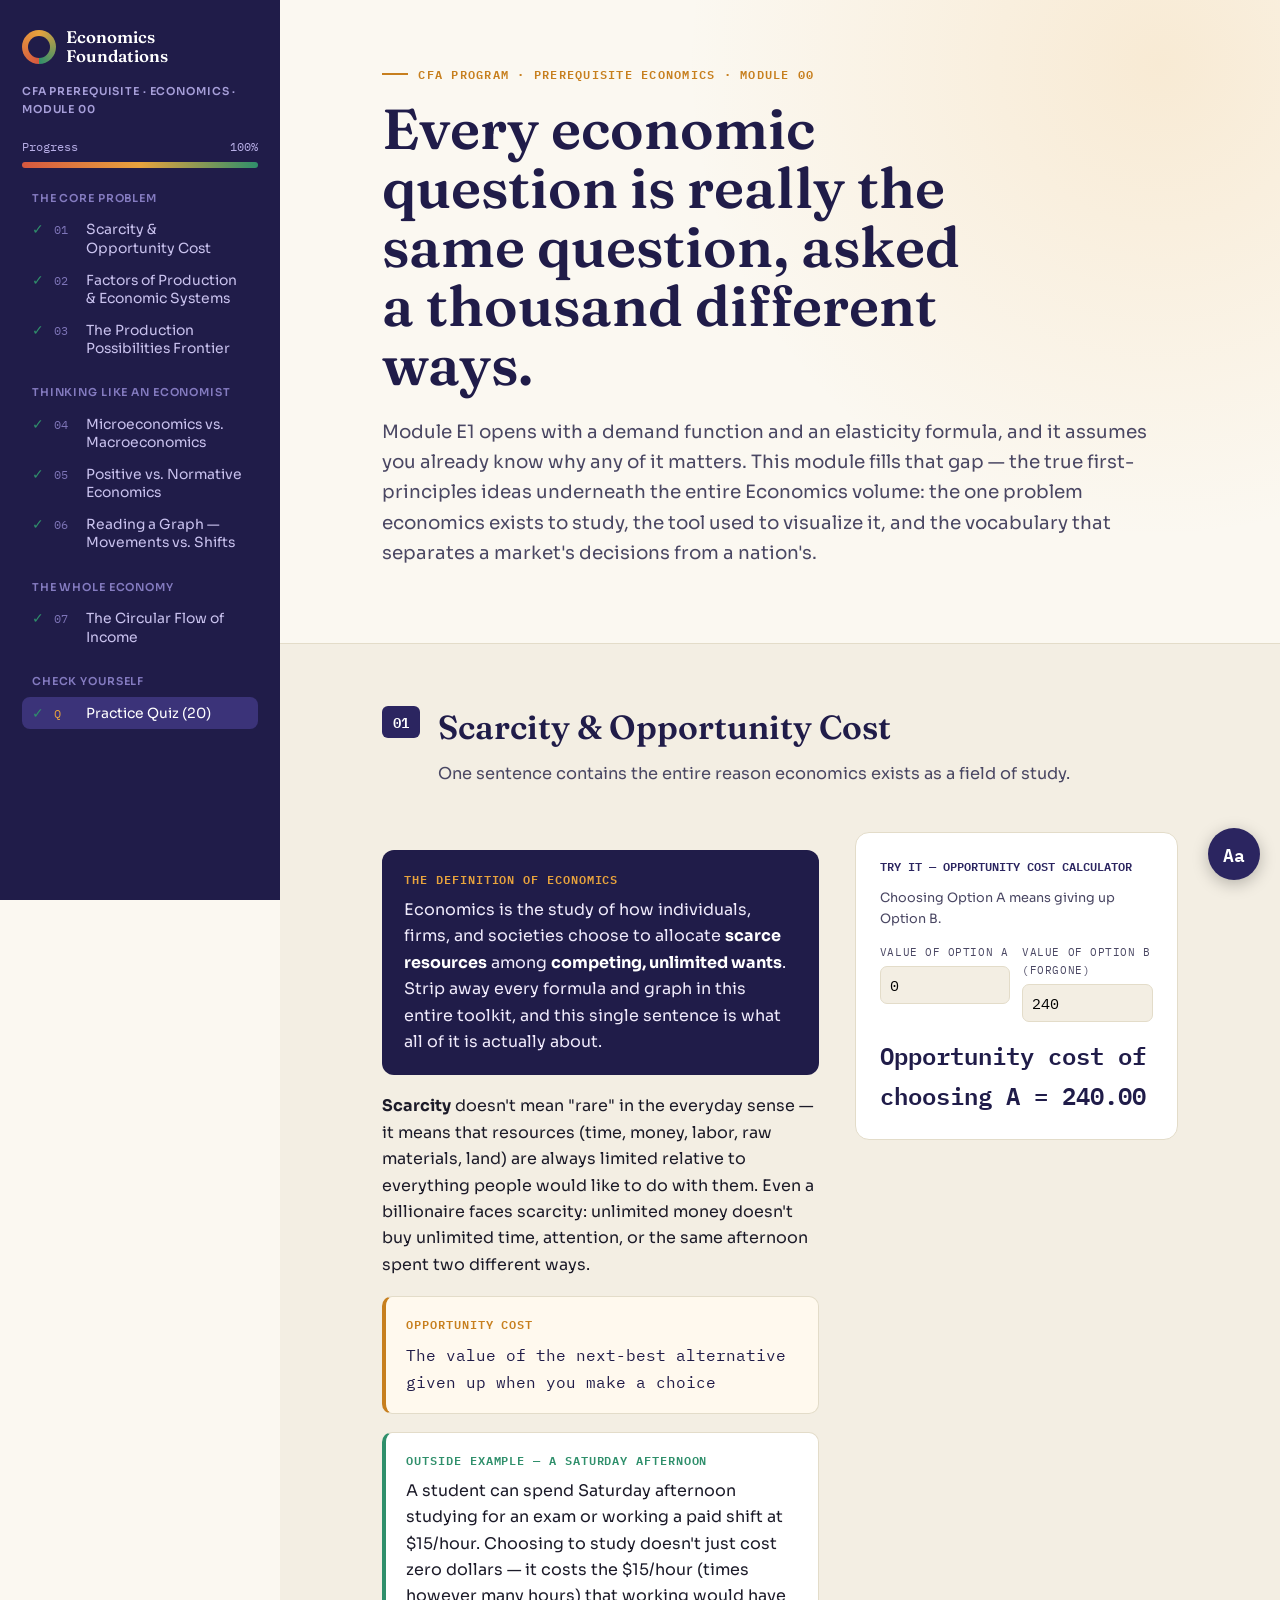
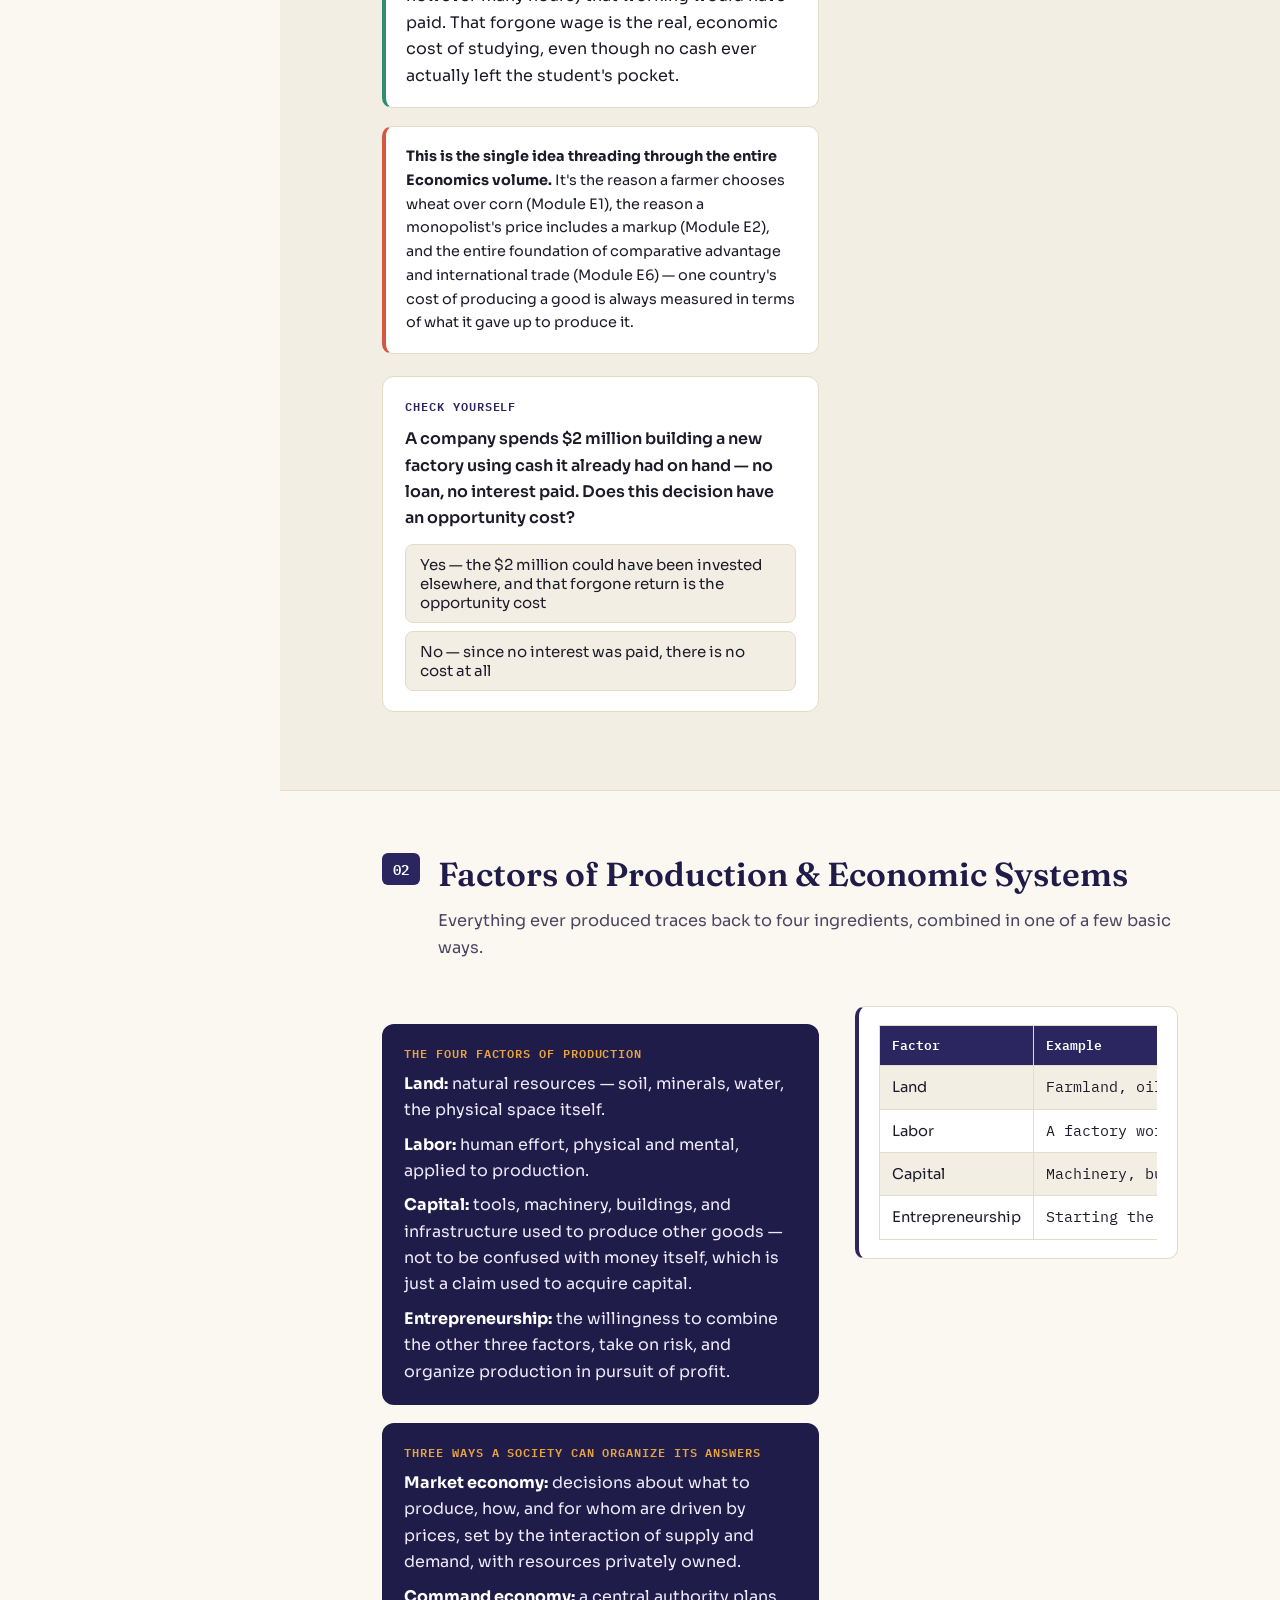
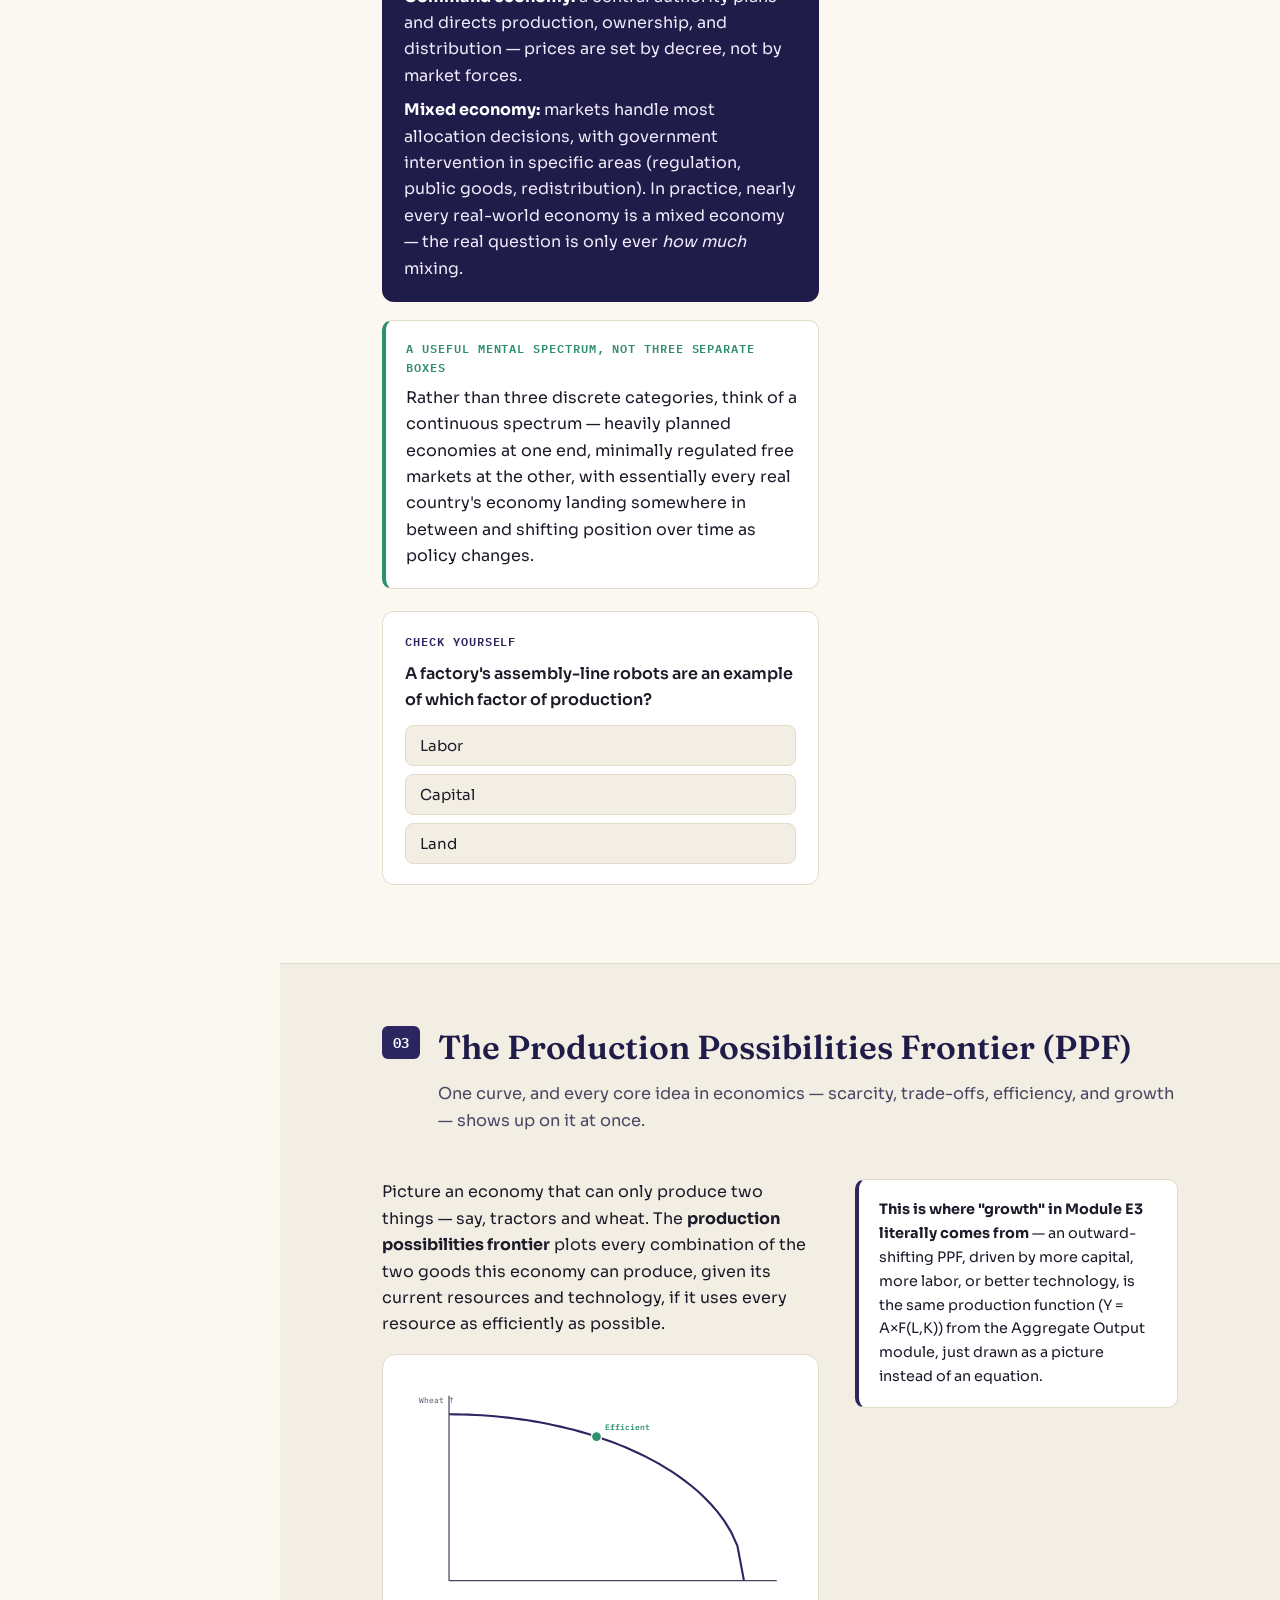
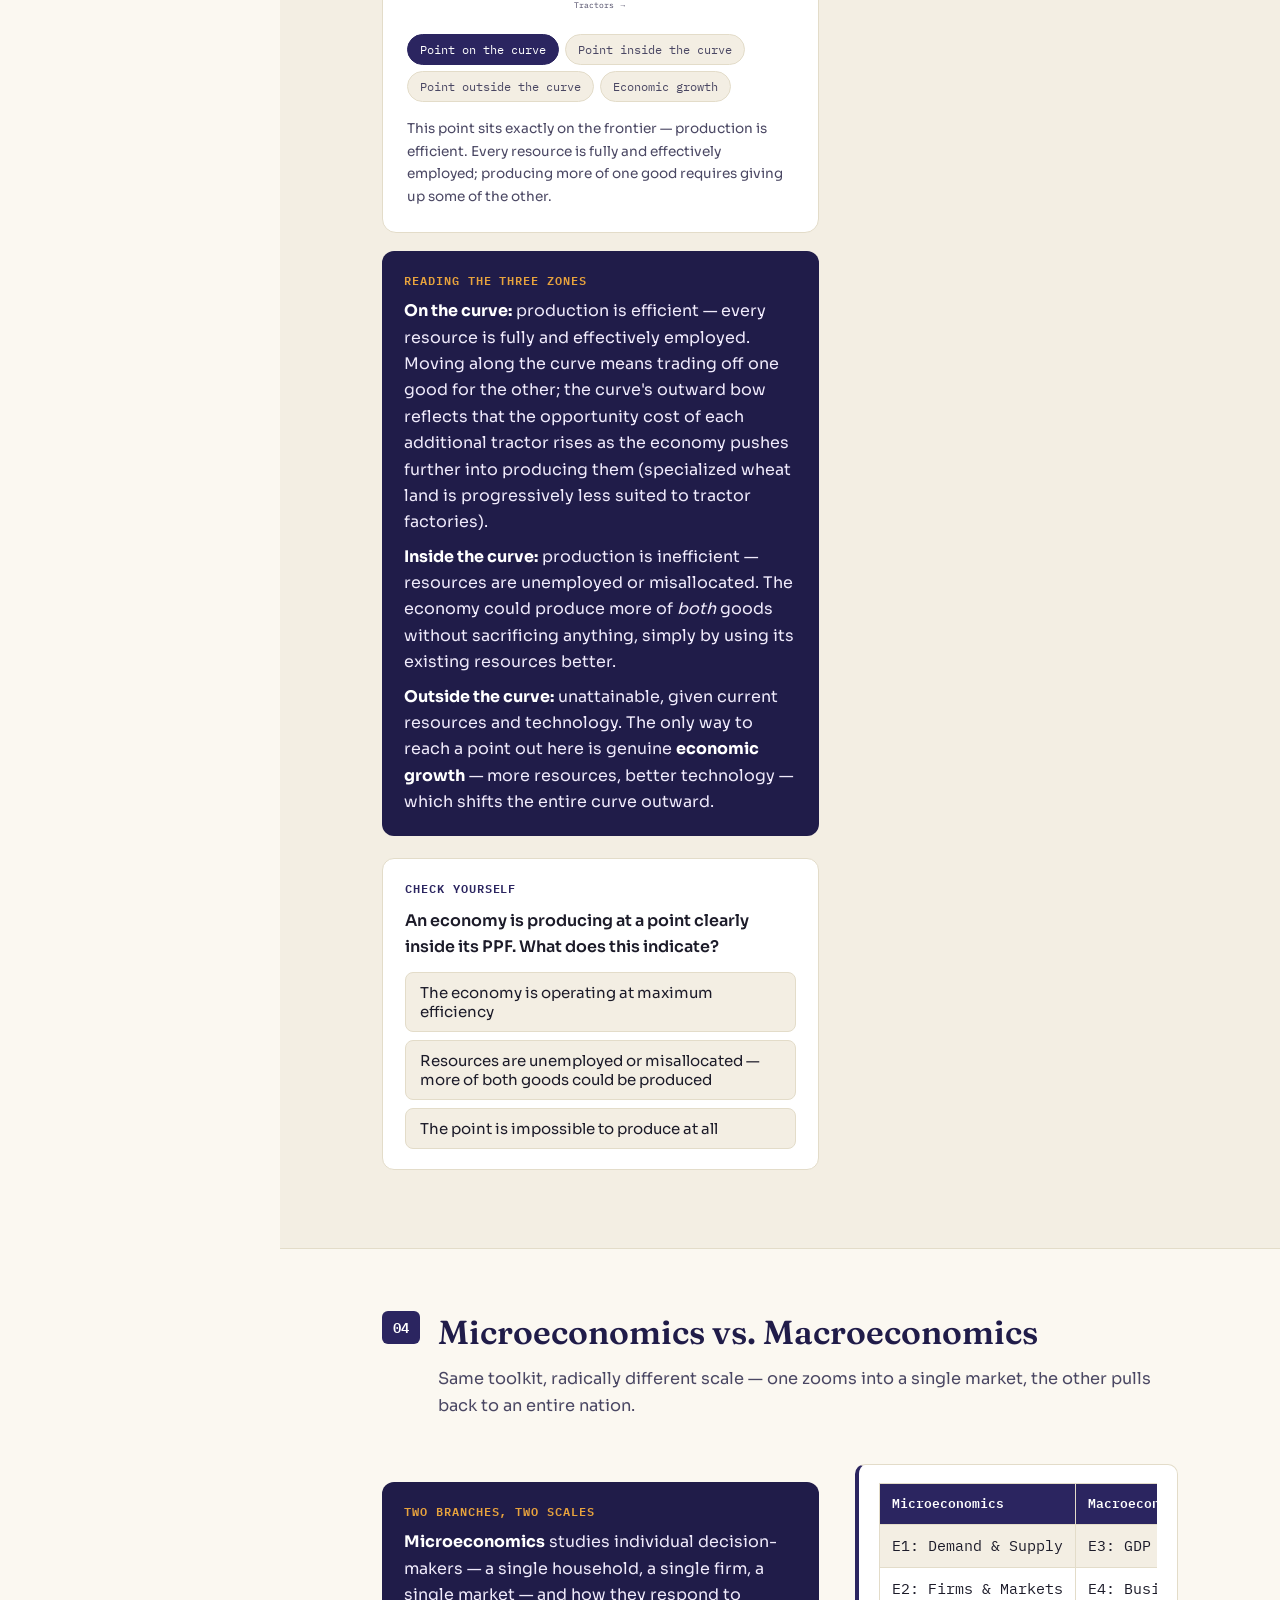
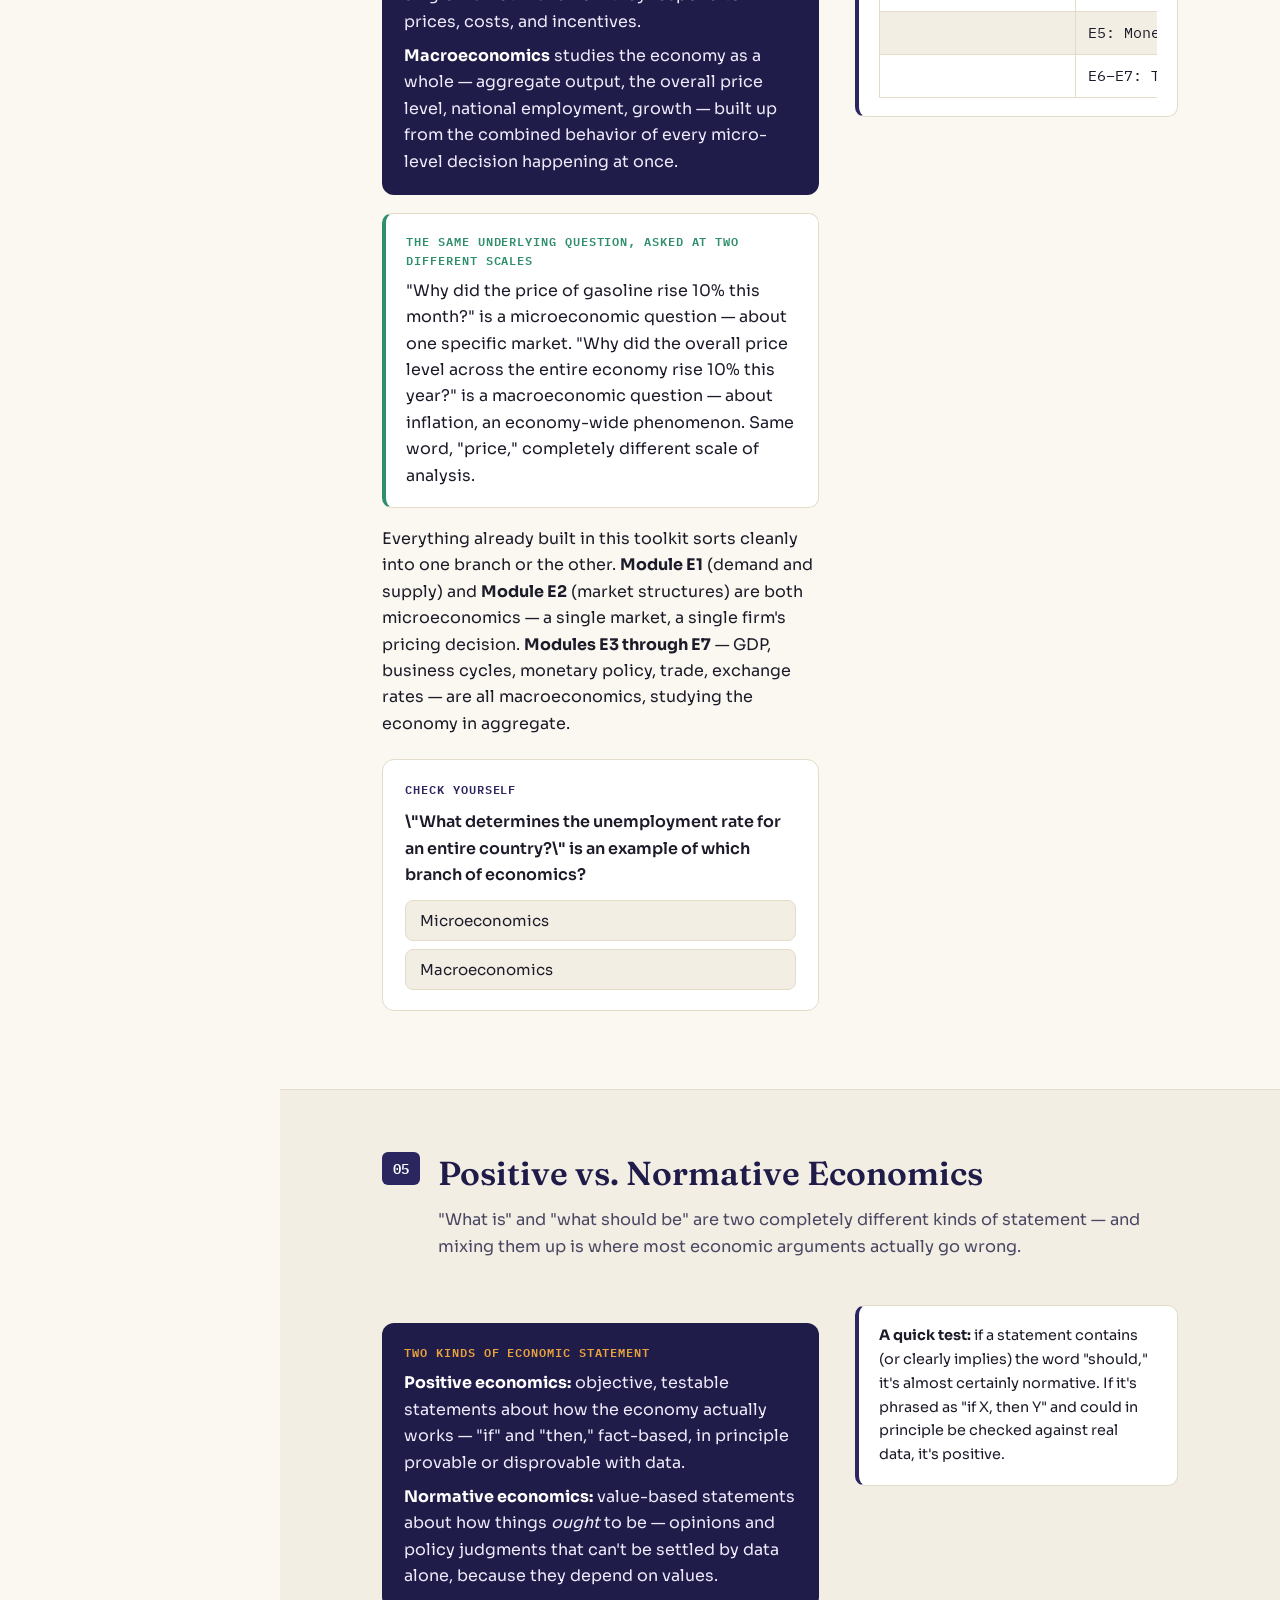
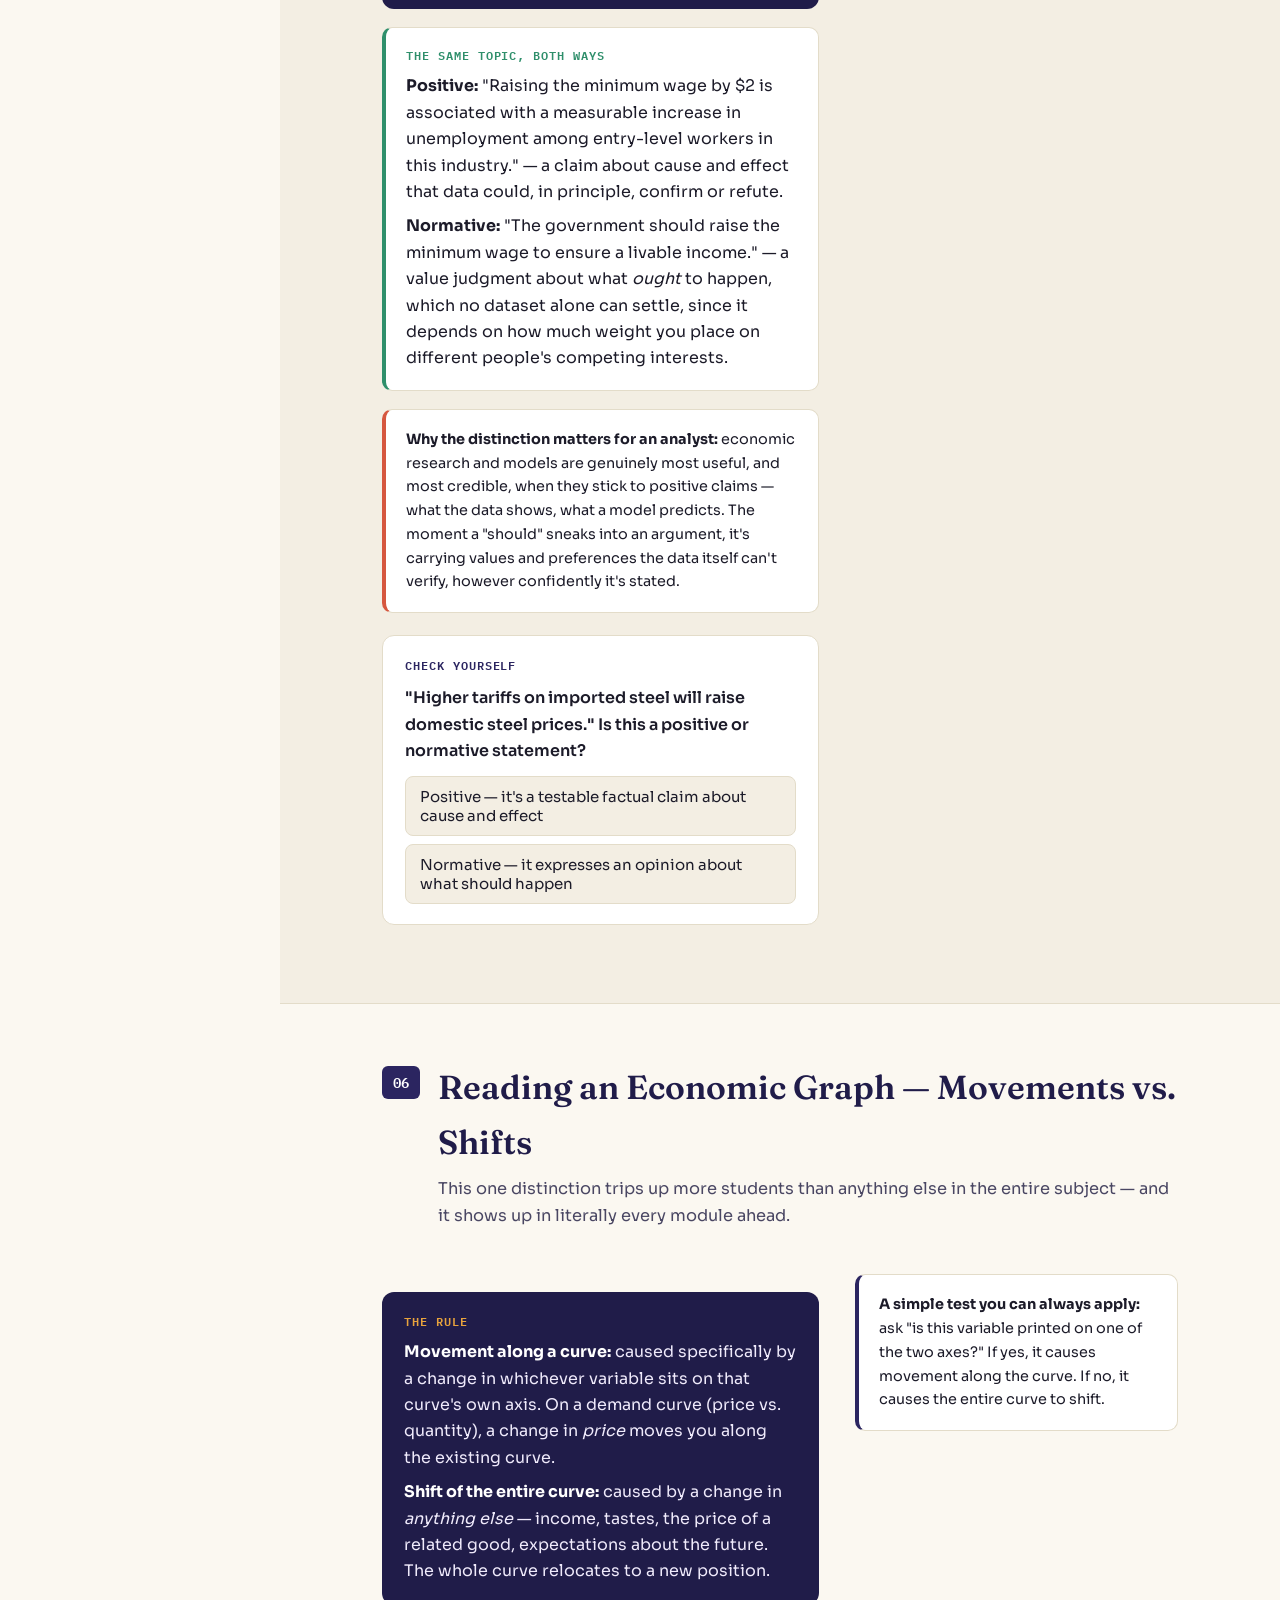
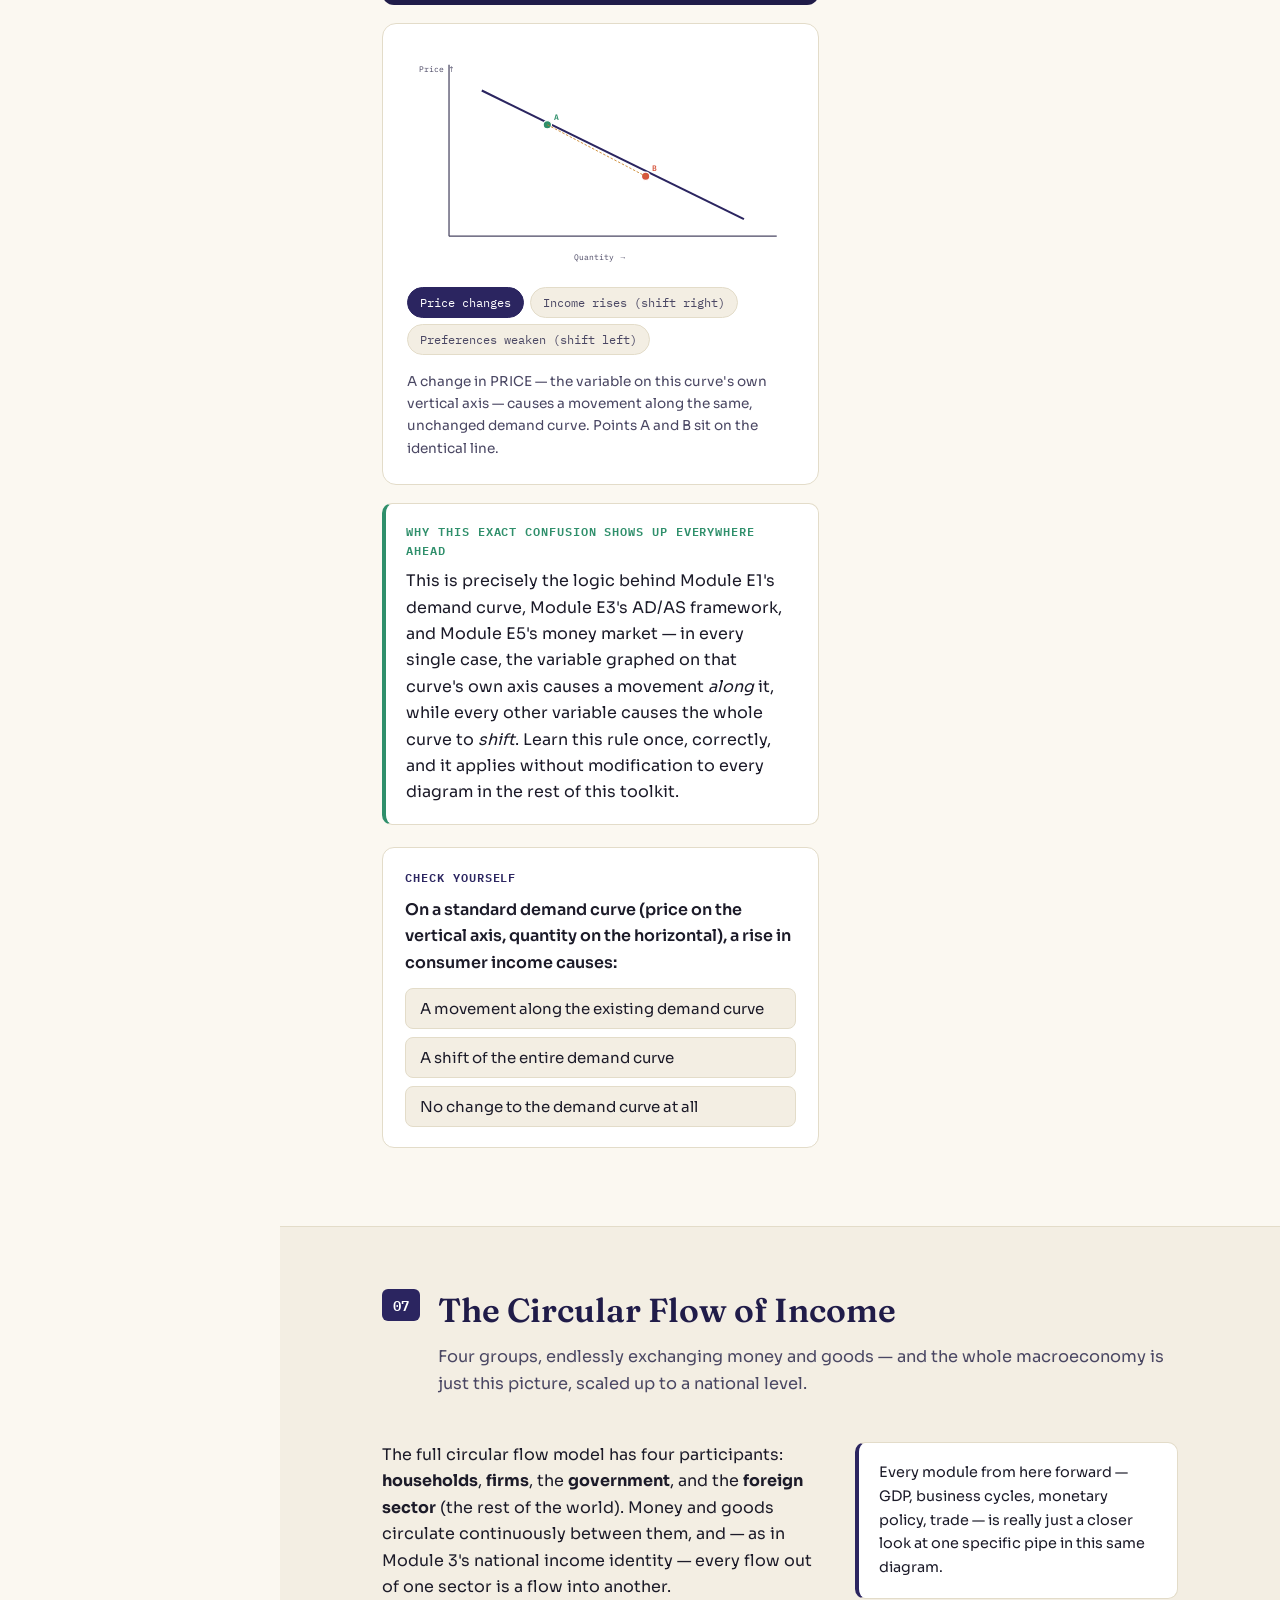
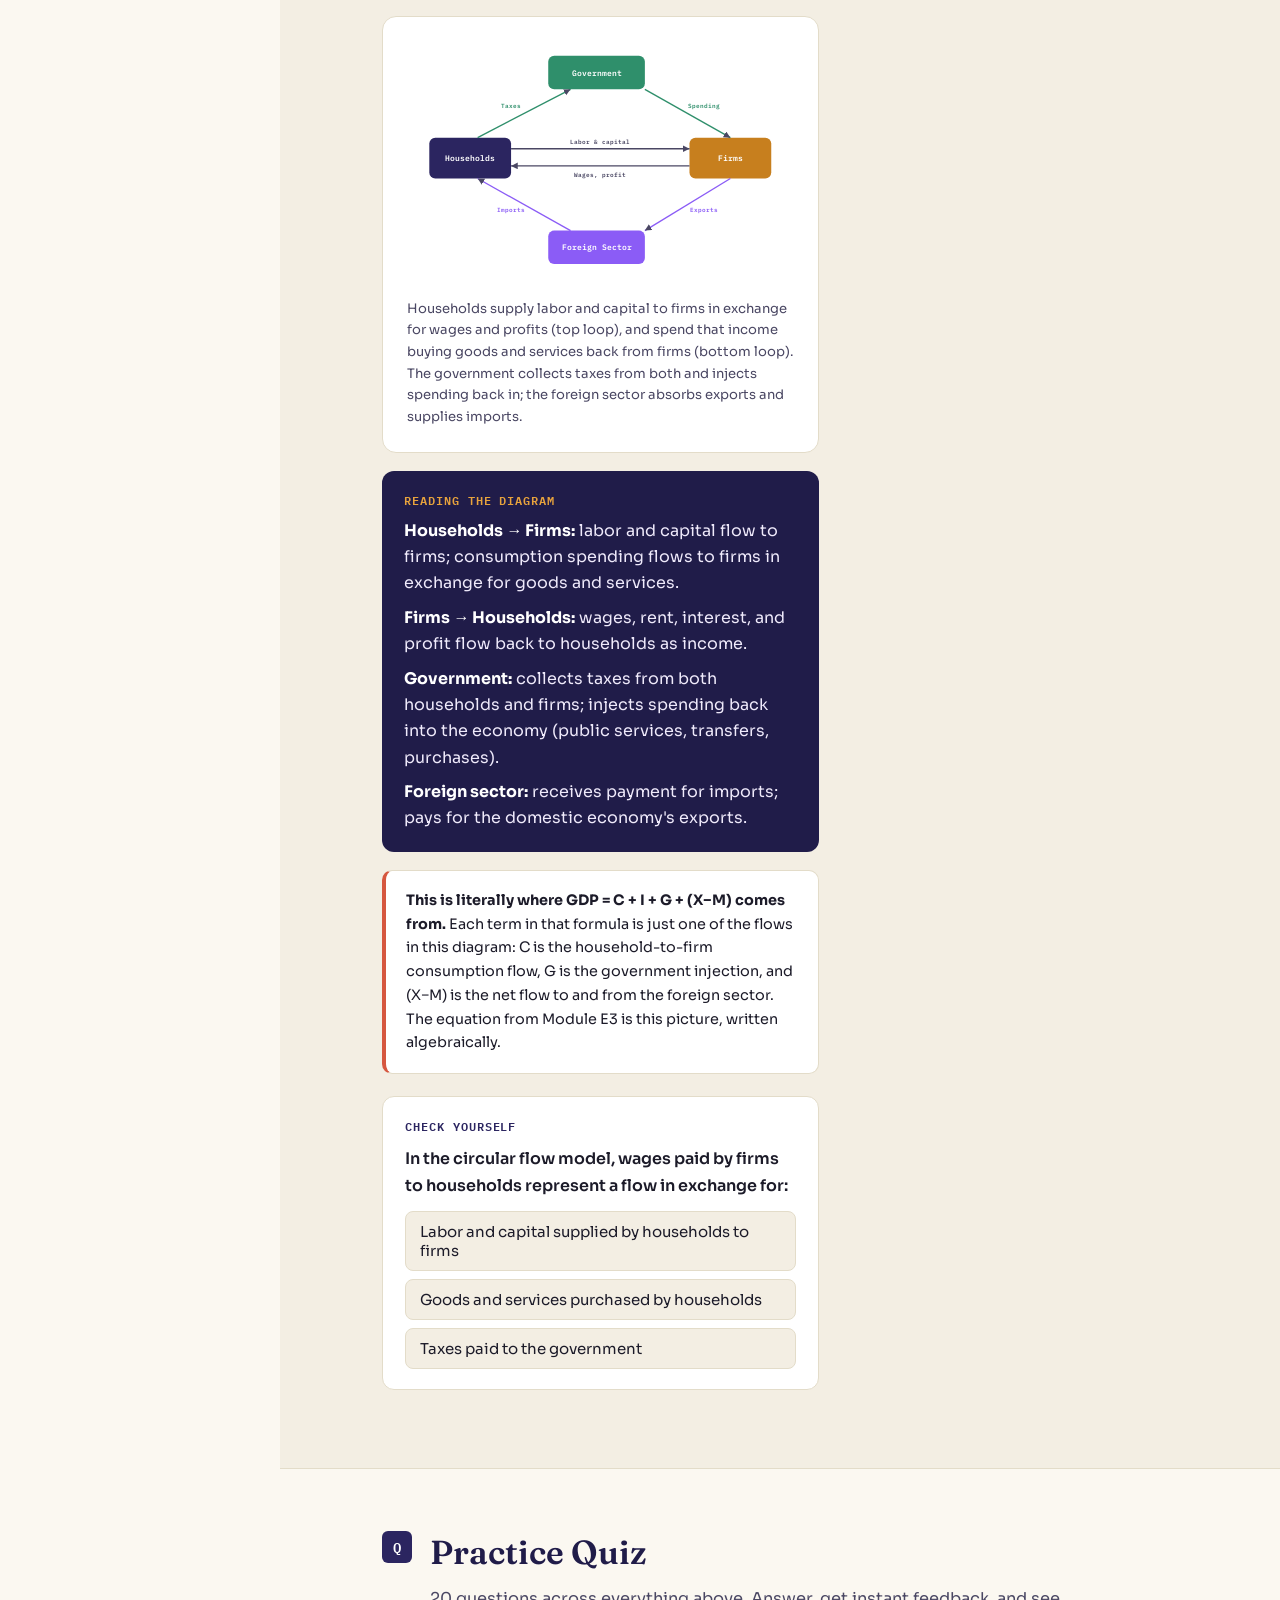
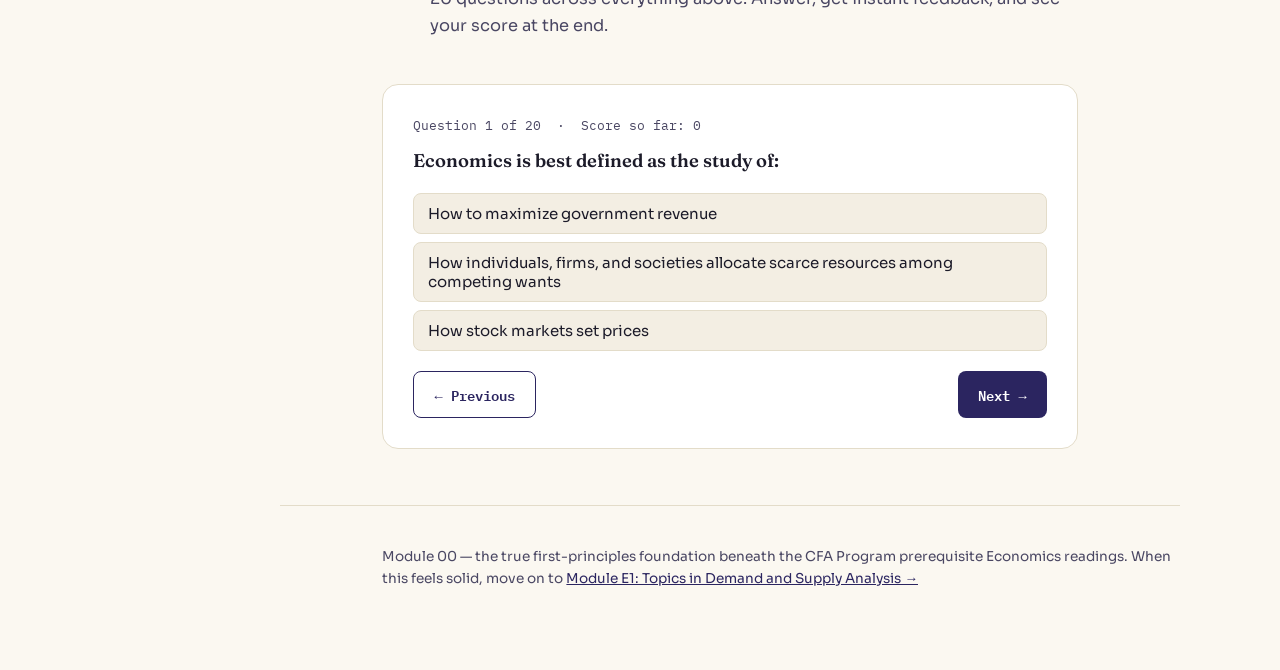
<file: econ-foundations/index.html>
<!DOCTYPE html>
<html lang="en">
<head>
<meta charset="UTF-8">
<meta name="viewport" content="width=device-width, initial-scale=1.0">
<title>Economics Foundations — CFA Prerequisite Economics Toolkit</title>
<link rel="stylesheet" href="styles.css">
</head>
<body>

<div class="mobile-bar">
  <strong style="font-family:var(--font-display)">Scarcity → Choice</strong>
  <button id="sidebarToggle">Menu</button>
</div>

<div class="app">
  <nav class="sidebar" id="sidebar">
    <a href="../index.html" class="brand">
      <span class="brand-mark"></span>
      <span class="brand-name">Economics<br>Foundations</span>
    </a>
    <div class="brand-sub">CFA Prerequisite · Economics · Module 00</div>

    <div class="progress-wrap">
      <div class="progress-label"><span>Progress</span><span id="progressPct">0%</span></div>
      <div class="progress-track"><div class="progress-fill" id="progressFill"></div></div>
    </div>

    <div class="toc-group-label">The Core Problem</div>
    <ul class="toc">
      <li><a href="#sec-scarcity" data-sec="sec-scarcity"><span class="num">01</span>Scarcity &amp; Opportunity Cost</a></li>
      <li><a href="#sec-factors" data-sec="sec-factors"><span class="num">02</span>Factors of Production &amp; Economic Systems</a></li>
      <li><a href="#sec-ppf" data-sec="sec-ppf"><span class="num">03</span>The Production Possibilities Frontier</a></li>
    </ul>

    <div class="toc-group-label">Thinking Like an Economist</div>
    <ul class="toc">
      <li><a href="#sec-micromacro" data-sec="sec-micromacro"><span class="num">04</span>Microeconomics vs. Macroeconomics</a></li>
      <li><a href="#sec-positivenormative" data-sec="sec-positivenormative"><span class="num">05</span>Positive vs. Normative Economics</a></li>
      <li><a href="#sec-graphs" data-sec="sec-graphs"><span class="num">06</span>Reading a Graph — Movements vs. Shifts</a></li>
    </ul>

    <div class="toc-group-label">The Whole Economy</div>
    <ul class="toc">
      <li><a href="#sec-circularflow" data-sec="sec-circularflow"><span class="num">07</span>The Circular Flow of Income</a></li>
    </ul>

    <div class="toc-group-label">Check Yourself</div>
    <ul class="toc">
      <li><a href="#sec-quiz" data-sec="sec-quiz"><span class="num">Q</span>Practice Quiz (20)</a></li>
    </ul>
  </nav>

  <main id="top">
    <header class="hero">
      <div class="eyebrow">CFA Program · Prerequisite Economics · Module 00</div>
      <h1>Every economic question is really the same question, asked a thousand different ways.</h1>
      <p class="lede">Module E1 opens with a demand function and an elasticity formula, and it assumes you already know why any of it matters. This module fills that gap — the true first-principles ideas underneath the entire Economics volume: the one problem economics exists to study, the tool used to visualize it, and the vocabulary that separates a market's decisions from a nation's.</p>
    </header>

    <!-- =========================================================
         01 SCARCITY & OPPORTUNITY COST
    ========================================================== -->
    <section class="section" id="sec-scarcity">
      <div class="section-head">
        <span class="section-tag">01</span>
        <div>
          <h2>Scarcity &amp; Opportunity Cost</h2>
          <p class="subhead">One sentence contains the entire reason economics exists as a field of study.</p>
        </div>
      </div>
      <div class="content-grid">
        <div>
          <div class="definition">
            <div class="label">The definition of economics</div>
            <p style="margin:0;">Economics is the study of how individuals, firms, and societies choose to allocate <strong>scarce resources</strong> among <strong>competing, unlimited wants</strong>. Strip away every formula and graph in this entire toolkit, and this single sentence is what all of it is actually about.</p>
          </div>

          <p><strong>Scarcity</strong> doesn't mean "rare" in the everyday sense — it means that resources (time, money, labor, raw materials, land) are always limited relative to everything people would like to do with them. Even a billionaire faces scarcity: unlimited money doesn't buy unlimited time, attention, or the same afternoon spent two different ways.</p>

          <div class="callout formula">
            <div class="label">Opportunity cost</div>
            <div class="formula-body" style="font-size:1rem;">The value of the next-best alternative given up when you make a choice</div>
          </div>

          <div class="callout example">
            <div class="label">Outside example — a Saturday afternoon</div>
            <p style="margin:0;">A student can spend Saturday afternoon studying for an exam or working a paid shift at $15/hour. Choosing to study doesn't just cost zero dollars — it costs the $15/hour (times however many hours) that working would have paid. That forgone wage is the real, economic cost of studying, even though no cash ever actually left the student's pocket.</p>
          </div>

          <div class="callout" style="border-left-color:var(--red);">
            <p style="margin:0; font-size:.9rem;"><strong>This is the single idea threading through the entire Economics volume.</strong> It's the reason a farmer chooses wheat over corn (Module E1), the reason a monopolist's price includes a markup (Module E2), and the entire foundation of comparative advantage and international trade (Module E6) — one country's cost of producing a good is always measured in terms of what it gave up to produce it.</p>
          </div>

          <div class="checkin" data-checkin="c1">
            <div class="label">Check yourself</div>
            <div class="q">A company spends $2 million building a new factory using cash it already had on hand — no loan, no interest paid. Does this decision have an opportunity cost?</div>
            <div class="opt-list">
              <button class="opt-btn" data-correct="true">Yes — the $2 million could have been invested elsewhere, and that forgone return is the opportunity cost</button>
              <button class="opt-btn" data-correct="false">No — since no interest was paid, there is no cost at all</button>
            </div>
            <div class="checkin-feedback">Correct — opportunity cost exists whenever a resource (here, cash) is used one way instead of another, regardless of whether interest or an explicit cash cost was involved.</div>
          </div>
        </div>
        <div>
          <div class="dist-card" style="margin-top:0;">
            <div class="label" style="font-family:var(--font-mono); font-size:.72rem; text-transform:uppercase; color:var(--indigo); font-weight:700; margin-bottom:12px;">Try it — opportunity cost calculator</div>
            <p style="font-size:.8rem; color:var(--ink-soft); margin:0 0 10px;">Choosing Option A means giving up Option B.</p>
            <div class="tvm-grid">
              <div class="tvm-field"><label>Value of Option A</label><input type="number" id="ocA" value="0" step="10"></div>
              <div class="tvm-field"><label>Value of Option B (forgone)</label><input type="number" id="ocB" value="240" step="10"></div>
            </div>
            <div class="tvm-result" id="ocResult">Opportunity cost of choosing A = 240</div>
          </div>
        </div>
      </div>
    </section>

    <!-- =========================================================
         02 FACTORS OF PRODUCTION & ECONOMIC SYSTEMS
    ========================================================== -->
    <section class="section" id="sec-factors">
      <div class="section-head">
        <span class="section-tag">02</span>
        <div>
          <h2>Factors of Production &amp; Economic Systems</h2>
          <p class="subhead">Everything ever produced traces back to four ingredients, combined in one of a few basic ways.</p>
        </div>
      </div>
      <div class="content-grid">
        <div>
          <div class="definition">
            <div class="label">The four factors of production</div>
            <p style="margin-bottom:8px;"><strong>Land:</strong> natural resources — soil, minerals, water, the physical space itself.</p>
            <p style="margin-bottom:8px;"><strong>Labor:</strong> human effort, physical and mental, applied to production.</p>
            <p style="margin-bottom:8px;"><strong>Capital:</strong> tools, machinery, buildings, and infrastructure used to produce other goods — not to be confused with money itself, which is just a claim used to acquire capital.</p>
            <p style="margin:0;"><strong>Entrepreneurship:</strong> the willingness to combine the other three factors, take on risk, and organize production in pursuit of profit.</p>
          </div>

          <div class="definition">
            <div class="label">Three ways a society can organize its answers</div>
            <p style="margin-bottom:8px;"><strong>Market economy:</strong> decisions about what to produce, how, and for whom are driven by prices, set by the interaction of supply and demand, with resources privately owned.</p>
            <p style="margin-bottom:8px;"><strong>Command economy:</strong> a central authority plans and directs production, ownership, and distribution — prices are set by decree, not by market forces.</p>
            <p style="margin:0;"><strong>Mixed economy:</strong> markets handle most allocation decisions, with government intervention in specific areas (regulation, public goods, redistribution). In practice, nearly every real-world economy is a mixed economy — the real question is only ever <em>how much</em> mixing.</p>
          </div>

          <div class="callout example">
            <div class="label">A useful mental spectrum, not three separate boxes</div>
            <p style="margin:0;">Rather than three discrete categories, think of a continuous spectrum — heavily planned economies at one end, minimally regulated free markets at the other, with essentially every real country's economy landing somewhere in between and shifting position over time as policy changes.</p>
          </div>

          <div class="checkin" data-checkin="c2">
            <div class="label">Check yourself</div>
            <div class="q">A factory's assembly-line robots are an example of which factor of production?</div>
            <div class="opt-list">
              <button class="opt-btn" data-correct="false">Labor</button>
              <button class="opt-btn" data-correct="true">Capital</button>
              <button class="opt-btn" data-correct="false">Land</button>
            </div>
            <div class="checkin-feedback">Correct — machinery and equipment used to produce other goods is capital, distinct from the money used to buy it.</div>
          </div>
        </div>
        <div>
          <div class="callout" style="margin-top:0;">
            <table class="exhibit" style="margin:0;">
              <tr><th>Factor</th><th>Example</th></tr>
              <tr><td>Land</td><td class="num">Farmland, oil deposits</td></tr>
              <tr><td>Labor</td><td class="num">A factory worker's time</td></tr>
              <tr><td>Capital</td><td class="num">Machinery, buildings</td></tr>
              <tr><td>Entrepreneurship</td><td class="num">Starting the company</td></tr>
            </table>
          </div>
        </div>
      </div>
    </section>

    <!-- =========================================================
         03 THE PRODUCTION POSSIBILITIES FRONTIER
    ========================================================== -->
    <section class="section" id="sec-ppf">
      <div class="section-head">
        <span class="section-tag">03</span>
        <div>
          <h2>The Production Possibilities Frontier (PPF)</h2>
          <p class="subhead">One curve, and every core idea in economics — scarcity, trade-offs, efficiency, and growth — shows up on it at once.</p>
        </div>
      </div>
      <div class="content-grid">
        <div>
          <p>Picture an economy that can only produce two things — say, tractors and wheat. The <strong>production possibilities frontier</strong> plots every combination of the two goods this economy can produce, given its current resources and technology, if it uses every resource as efficiently as possible.</p>

          <div class="chart-card">
            <div id="ppfChart"></div>
            <div class="test-tabs" id="ppfTabs" style="margin-top:12px;">
              <button class="test-tab active" data-mode="onCurve">Point on the curve</button>
              <button class="test-tab" data-mode="inside">Point inside the curve</button>
              <button class="test-tab" data-mode="outside">Point outside the curve</button>
              <button class="test-tab" data-mode="growth">Economic growth</button>
            </div>
            <p id="ppfCaption" style="font-size:.85rem; color:var(--ink-soft); margin:10px 0 0;"></p>
          </div>

          <div class="definition">
            <div class="label">Reading the three zones</div>
            <p style="margin-bottom:8px;"><strong>On the curve:</strong> production is efficient — every resource is fully and effectively employed. Moving along the curve means trading off one good for the other; the curve's outward bow reflects that the opportunity cost of each additional tractor rises as the economy pushes further into producing them (specialized wheat land is progressively less suited to tractor factories).</p>
            <p style="margin-bottom:8px;"><strong>Inside the curve:</strong> production is inefficient — resources are unemployed or misallocated. The economy could produce more of <em>both</em> goods without sacrificing anything, simply by using its existing resources better.</p>
            <p style="margin:0;"><strong>Outside the curve:</strong> unattainable, given current resources and technology. The only way to reach a point out here is genuine <strong>economic growth</strong> — more resources, better technology — which shifts the entire curve outward.</p>
          </div>

          <div class="checkin" data-checkin="c3">
            <div class="label">Check yourself</div>
            <div class="q">An economy is producing at a point clearly inside its PPF. What does this indicate?</div>
            <div class="opt-list">
              <button class="opt-btn" data-correct="false">The economy is operating at maximum efficiency</button>
              <button class="opt-btn" data-correct="true">Resources are unemployed or misallocated — more of both goods could be produced</button>
              <button class="opt-btn" data-correct="false">The point is impossible to produce at all</button>
            </div>
            <div class="checkin-feedback">Correct — a point inside the frontier means the economy isn't using its resources fully or efficiently, since more of both goods could be produced by reallocating or fully employing them.</div>
          </div>
        </div>
        <div>
          <div class="callout" style="margin-top:0;">
            <p style="margin:0; font-size:.9rem;"><strong>This is where "growth" in Module E3 literally comes from</strong> — an outward-shifting PPF, driven by more capital, more labor, or better technology, is the same production function (Y = A×F(L,K)) from the Aggregate Output module, just drawn as a picture instead of an equation.</p>
          </div>
        </div>
      </div>
    </section>

    <!-- =========================================================
         04 MICRO VS MACRO
    ========================================================== -->
    <section class="section" id="sec-micromacro">
      <div class="section-head">
        <span class="section-tag">04</span>
        <div>
          <h2>Microeconomics vs. Macroeconomics</h2>
          <p class="subhead">Same toolkit, radically different scale — one zooms into a single market, the other pulls back to an entire nation.</p>
        </div>
      </div>
      <div class="content-grid">
        <div>
          <div class="definition">
            <div class="label">Two branches, two scales</div>
            <p style="margin-bottom:8px;"><strong>Microeconomics</strong> studies individual decision-makers — a single household, a single firm, a single market — and how they respond to prices, costs, and incentives.</p>
            <p style="margin:0;"><strong>Macroeconomics</strong> studies the economy as a whole — aggregate output, the overall price level, national employment, growth — built up from the combined behavior of every micro-level decision happening at once.</p>
          </div>

          <div class="callout example">
            <div class="label">The same underlying question, asked at two different scales</div>
            <p style="margin:0;">"Why did the price of gasoline rise 10% this month?" is a microeconomic question — about one specific market. "Why did the overall price level across the entire economy rise 10% this year?" is a macroeconomic question — about inflation, an economy-wide phenomenon. Same word, "price," completely different scale of analysis.</p>
          </div>

          <p>Everything already built in this toolkit sorts cleanly into one branch or the other. <strong>Module E1</strong> (demand and supply) and <strong>Module E2</strong> (market structures) are both microeconomics — a single market, a single firm's pricing decision. <strong>Modules E3 through E7</strong> — GDP, business cycles, monetary policy, trade, exchange rates — are all macroeconomics, studying the economy in aggregate.</p>

          <div class="checkin" data-checkin="c4">
            <div class="label">Check yourself</div>
            <div class="q">\"What determines the unemployment rate for an entire country?\" is an example of which branch of economics?</div>
            <div class="opt-list">
              <button class="opt-btn" data-correct="false">Microeconomics</button>
              <button class="opt-btn" data-correct="true">Macroeconomics</button>
            </div>
            <div class="checkin-feedback">Correct — a question about an economy-wide aggregate, like the national unemployment rate, is macroeconomics.</div>
          </div>
        </div>
        <div>
          <div class="callout" style="margin-top:0;">
            <table class="exhibit" style="margin:0;">
              <tr><th>Microeconomics</th><th>Macroeconomics</th></tr>
              <tr><td class="num">E1: Demand &amp; Supply</td><td class="num">E3: GDP &amp; Growth</td></tr>
              <tr><td class="num">E2: Firms &amp; Markets</td><td class="num">E4: Business Cycles</td></tr>
              <tr><td class="num"></td><td class="num">E5: Monetary/Fiscal Policy</td></tr>
              <tr><td class="num"></td><td class="num">E6–E7: Trade &amp; Currency</td></tr>
            </table>
          </div>
        </div>
      </div>
    </section>

    <!-- =========================================================
         05 POSITIVE VS NORMATIVE ECONOMICS
    ========================================================== -->
    <section class="section" id="sec-positivenormative">
      <div class="section-head">
        <span class="section-tag">05</span>
        <div>
          <h2>Positive vs. Normative Economics</h2>
          <p class="subhead">"What is" and "what should be" are two completely different kinds of statement — and mixing them up is where most economic arguments actually go wrong.</p>
        </div>
      </div>
      <div class="content-grid">
        <div>
          <div class="definition">
            <div class="label">Two kinds of economic statement</div>
            <p style="margin-bottom:8px;"><strong>Positive economics:</strong> objective, testable statements about how the economy actually works — "if" and "then," fact-based, in principle provable or disprovable with data.</p>
            <p style="margin:0;"><strong>Normative economics:</strong> value-based statements about how things <em>ought</em> to be — opinions and policy judgments that can't be settled by data alone, because they depend on values.</p>
          </div>

          <div class="callout example">
            <div class="label">The same topic, both ways</div>
            <p style="margin:0 0 8px;"><strong>Positive:</strong> "Raising the minimum wage by $2 is associated with a measurable increase in unemployment among entry-level workers in this industry." — a claim about cause and effect that data could, in principle, confirm or refute.</p>
            <p style="margin:0;"><strong>Normative:</strong> "The government should raise the minimum wage to ensure a livable income." — a value judgment about what <em>ought</em> to happen, which no dataset alone can settle, since it depends on how much weight you place on different people's competing interests.</p>
          </div>

          <div class="callout" style="border-left-color:var(--red);">
            <p style="margin:0; font-size:.9rem;"><strong>Why the distinction matters for an analyst:</strong> economic research and models are genuinely most useful, and most credible, when they stick to positive claims — what the data shows, what a model predicts. The moment a "should" sneaks into an argument, it's carrying values and preferences the data itself can't verify, however confidently it's stated.</p>
          </div>

          <div class="checkin" data-checkin="c5">
            <div class="label">Check yourself</div>
            <div class="q">"Higher tariffs on imported steel will raise domestic steel prices." Is this a positive or normative statement?</div>
            <div class="opt-list">
              <button class="opt-btn" data-correct="true">Positive — it's a testable factual claim about cause and effect</button>
              <button class="opt-btn" data-correct="false">Normative — it expresses an opinion about what should happen</button>
            </div>
            <div class="checkin-feedback">Correct — this is a factual, testable prediction about an economic outcome, not a value judgment about whether tariffs are good policy — that would be the normative version.</div>
          </div>
        </div>
        <div>
          <div class="callout" style="margin-top:0;">
            <p style="margin:0; font-size:.9rem;"><strong>A quick test:</strong> if a statement contains (or clearly implies) the word "should," it's almost certainly normative. If it's phrased as "if X, then Y" and could in principle be checked against real data, it's positive.</p>
          </div>
        </div>
      </div>
    </section>

    <!-- =========================================================
         06 MOVEMENTS VS SHIFTS
    ========================================================== -->
    <section class="section" id="sec-graphs">
      <div class="section-head">
        <span class="section-tag">06</span>
        <div>
          <h2>Reading an Economic Graph — Movements vs. Shifts</h2>
          <p class="subhead">This one distinction trips up more students than anything else in the entire subject — and it shows up in literally every module ahead.</p>
        </div>
      </div>
      <div class="content-grid">
        <div>
          <div class="definition">
            <div class="label">The rule</div>
            <p style="margin-bottom:8px;"><strong>Movement along a curve:</strong> caused specifically by a change in whichever variable sits on that curve's own axis. On a demand curve (price vs. quantity), a change in <em>price</em> moves you along the existing curve.</p>
            <p style="margin:0;"><strong>Shift of the entire curve:</strong> caused by a change in <em>anything else</em> — income, tastes, the price of a related good, expectations about the future. The whole curve relocates to a new position.</p>
          </div>

          <div class="chart-card">
            <div id="shiftChart"></div>
            <div class="test-tabs" id="shiftTabs" style="margin-top:12px;">
              <button class="test-tab active" data-mode="movement">Price changes</button>
              <button class="test-tab" data-mode="shiftright">Income rises (shift right)</button>
              <button class="test-tab" data-mode="shiftleft">Preferences weaken (shift left)</button>
            </div>
            <p id="shiftCaption" style="font-size:.85rem; color:var(--ink-soft); margin:10px 0 0;"></p>
          </div>

          <div class="callout example">
            <div class="label">Why this exact confusion shows up everywhere ahead</div>
            <p style="margin:0;">This is precisely the logic behind Module E1's demand curve, Module E3's AD/AS framework, and Module E5's money market — in every single case, the variable graphed on that curve's own axis causes a movement <em>along</em> it, while every other variable causes the whole curve to <em>shift</em>. Learn this rule once, correctly, and it applies without modification to every diagram in the rest of this toolkit.</p>
          </div>

          <div class="checkin" data-checkin="c6">
            <div class="label">Check yourself</div>
            <div class="q">On a standard demand curve (price on the vertical axis, quantity on the horizontal), a rise in consumer income causes:</div>
            <div class="opt-list">
              <button class="opt-btn" data-correct="false">A movement along the existing demand curve</button>
              <button class="opt-btn" data-correct="true">A shift of the entire demand curve</button>
              <button class="opt-btn" data-correct="false">No change to the demand curve at all</button>
            </div>
            <div class="checkin-feedback">Correct — income isn't the variable on either axis of a standard price-quantity demand curve, so a change in income shifts the whole curve rather than moving along it.</div>
          </div>
        </div>
        <div>
          <div class="callout" style="margin-top:0;">
            <p style="margin:0; font-size:.9rem;"><strong>A simple test you can always apply:</strong> ask "is this variable printed on one of the two axes?" If yes, it causes movement along the curve. If no, it causes the entire curve to shift.</p>
          </div>
        </div>
      </div>
    </section>

    <!-- =========================================================
         07 THE CIRCULAR FLOW OF INCOME
    ========================================================== -->
    <section class="section" id="sec-circularflow">
      <div class="section-head">
        <span class="section-tag">07</span>
        <div>
          <h2>The Circular Flow of Income</h2>
          <p class="subhead">Four groups, endlessly exchanging money and goods — and the whole macroeconomy is just this picture, scaled up to a national level.</p>
        </div>
      </div>
      <div class="content-grid">
        <div>
          <p>The full circular flow model has four participants: <strong>households</strong>, <strong>firms</strong>, the <strong>government</strong>, and the <strong>foreign sector</strong> (the rest of the world). Money and goods circulate continuously between them, and — as in Module 3's national income identity — every flow out of one sector is a flow into another.</p>

          <div class="chart-card">
            <div id="circularFlowChart"></div>
            <p style="font-size:.82rem; color:var(--ink-soft); margin:10px 0 0;">Households supply labor and capital to firms in exchange for wages and profits (top loop), and spend that income buying goods and services back from firms (bottom loop). The government collects taxes from both and injects spending back in; the foreign sector absorbs exports and supplies imports.</p>
          </div>

          <div class="definition">
            <div class="label">Reading the diagram</div>
            <p style="margin-bottom:8px;"><strong>Households → Firms:</strong> labor and capital flow to firms; consumption spending flows to firms in exchange for goods and services.</p>
            <p style="margin-bottom:8px;"><strong>Firms → Households:</strong> wages, rent, interest, and profit flow back to households as income.</p>
            <p style="margin-bottom:8px;"><strong>Government:</strong> collects taxes from both households and firms; injects spending back into the economy (public services, transfers, purchases).</p>
            <p style="margin:0;"><strong>Foreign sector:</strong> receives payment for imports; pays for the domestic economy's exports.</p>
          </div>

          <div class="callout" style="border-left-color:var(--red);">
            <p style="margin:0; font-size:.9rem;"><strong>This is literally where GDP = C + I + G + (X−M) comes from.</strong> Each term in that formula is just one of the flows in this diagram: C is the household-to-firm consumption flow, G is the government injection, and (X−M) is the net flow to and from the foreign sector. The equation from Module E3 is this picture, written algebraically.</p>
          </div>

          <div class="checkin" data-checkin="c7">
            <div class="label">Check yourself</div>
            <div class="q">In the circular flow model, wages paid by firms to households represent a flow in exchange for:</div>
            <div class="opt-list">
              <button class="opt-btn" data-correct="true">Labor and capital supplied by households to firms</button>
              <button class="opt-btn" data-correct="false">Goods and services purchased by households</button>
              <button class="opt-btn" data-correct="false">Taxes paid to the government</button>
            </div>
            <div class="checkin-feedback">Correct — wages are firms' payment to households for the labor (and capital) households supply, the reverse flow of the goods-and-services loop.</div>
          </div>
        </div>
        <div>
          <div class="callout" style="margin-top:0;">
            <p style="margin:0; font-size:.9rem;">Every module from here forward — GDP, business cycles, monetary policy, trade — is really just a closer look at one specific pipe in this same diagram.</p>
          </div>
        </div>
      </div>
    </section>

    <!-- =========================================================
         QUIZ
    ========================================================== -->
    <section class="section" id="sec-quiz" style="max-width:900px;">
      <div class="section-head">
        <span class="section-tag">Q</span>
        <div>
          <h2>Practice Quiz</h2>
          <p class="subhead">20 questions across everything above. Answer, get instant feedback, and see your score at the end.</p>
        </div>
      </div>
      <div class="quiz-shell" id="quizShell">
        <!-- populated by JS -->
      </div>
    </section>

    <footer class="footer">
      Module 00 — the true first-principles foundation beneath the CFA Program prerequisite Economics readings. When this feels solid, move on to <a href="../demand-supply/index.html" style="color:var(--indigo);">Module E1: Topics in Demand and Supply Analysis →</a>
    </footer>
  </main>
</div>

<script src="../diagnostics.js"></script>
<script src="script.js"></script>
<script src="../accessibility.js"></script>
</body>
</html>
</file>
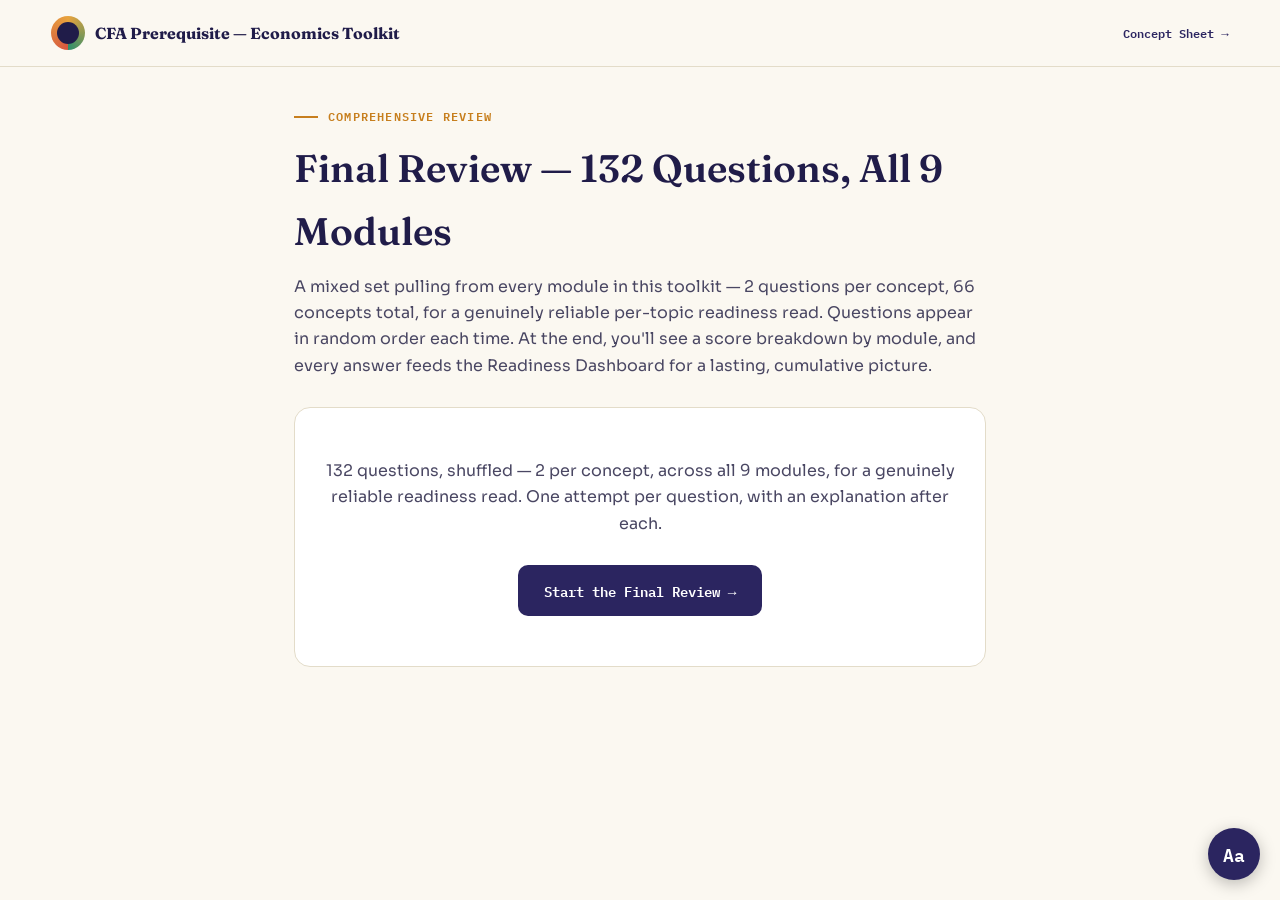
<file: final-review/index.html>
<!DOCTYPE html>
<html lang="en">
<head>
<meta charset="UTF-8">
<meta name="viewport" content="width=device-width, initial-scale=1.0">
<title>Final Review — CFA Prerequisite Economics Toolkit</title>
<link rel="stylesheet" href="styles.css">
<style>
  body{ margin:0; background:var(--paper); }
  .topbar{
    padding:16px 4vw; display:flex; align-items:center; justify-content:space-between;
    border-bottom:1px solid var(--line); position:sticky; top:0; background:var(--paper); z-index:10;
  }
  .topbar-left{ display:flex; align-items:center; gap:10px; text-decoration:none; }
  .brand-name{ font-family:var(--font-display); font-weight:700; font-size:1rem; color:var(--indigo-deep); }
  .wrap{ max-width:820px; margin:0 auto; padding:40px 5vw 80px; }
  .hero-mini{ margin-bottom:28px; }
  .eyebrow{
    font-family:var(--font-mono); font-size:.75rem; letter-spacing:.1em; text-transform:uppercase;
    color:var(--amber-deep); font-weight:600; margin-bottom:10px; display:flex; align-items:center; gap:10px;
  }
  .eyebrow::before{ content:""; width:24px; height:2px; background:var(--amber-deep); display:inline-block; }
  .hero-mini h1{ font-family:var(--font-display); font-size:clamp(1.7rem,3.4vw,2.4rem); color:var(--indigo-deep); margin:0 0 10px; }
  .hero-mini p{ color:var(--ink-soft); font-size:1rem; margin:0; }
  .cat-tag{
    display:inline-block; font-family:var(--font-mono); font-size:.68rem; text-transform:uppercase; letter-spacing:.04em;
    background:var(--paper-dim); border:1px solid var(--line); color:var(--ink-soft); padding:3px 10px; border-radius:20px; margin-bottom:12px;
  }
  .cat-breakdown{ display:flex; flex-direction:column; gap:8px; margin:20px 0; }
  .cat-row{ display:flex; align-items:center; gap:10px; font-size:.85rem; }
  .cat-row .name{ width:200px; flex:0 0 auto; color:var(--ink-soft); font-family:var(--font-mono); font-size:.75rem; }
  .cat-row .track{ flex:1; height:10px; background:var(--paper-dim); border-radius:5px; overflow:hidden; }
  .cat-row .fill{ height:100%; background:linear-gradient(90deg, var(--red), var(--amber), var(--green)); border-radius:5px; }
  .cat-row .score{ font-family:var(--font-mono); font-size:.75rem; width:44px; text-align:right; }
  .start-btn{
    font-family:var(--font-mono); font-size:.9rem; font-weight:700; background:var(--indigo); color:#fff;
    border:none; padding:14px 26px; border-radius:10px; cursor:pointer; margin-top:8px;
  }
  .start-btn:hover{ background:var(--indigo-deep); }
</style>
</head>
<body>

<div class="topbar">
  <a href="../index.html" class="topbar-left">
    <span class="brand-mark"></span>
    <span class="brand-name">CFA Prerequisite — Economics Toolkit</span>
  </a>
  <a href="../concept-sheet/index.html" style="font-family:var(--font-mono); font-size:.78rem; color:var(--indigo); text-decoration:none; font-weight:600;">Concept Sheet →</a>
</div>

<div class="wrap">
  <div class="hero-mini">
    <div class="eyebrow">Comprehensive Review</div>
    <h1>Final Review — 132 Questions, All 9 Modules</h1>
    <p>A mixed set pulling from every module in this toolkit — 2 questions per concept, 66 concepts total, for a genuinely reliable per-topic readiness read. Questions appear in random order each time. At the end, you'll see a score breakdown by module, and every answer feeds the Readiness Dashboard for a lasting, cumulative picture.</p>
  </div>

  <div class="quiz-shell" id="quizShell" style="max-width:100%;">
    <!-- populated by JS -->
  </div>
</div>

<script src="../diagnostics.js"></script>
<script src="script.js"></script>
<script src="../accessibility.js"></script>
</body>
</html>
</file>
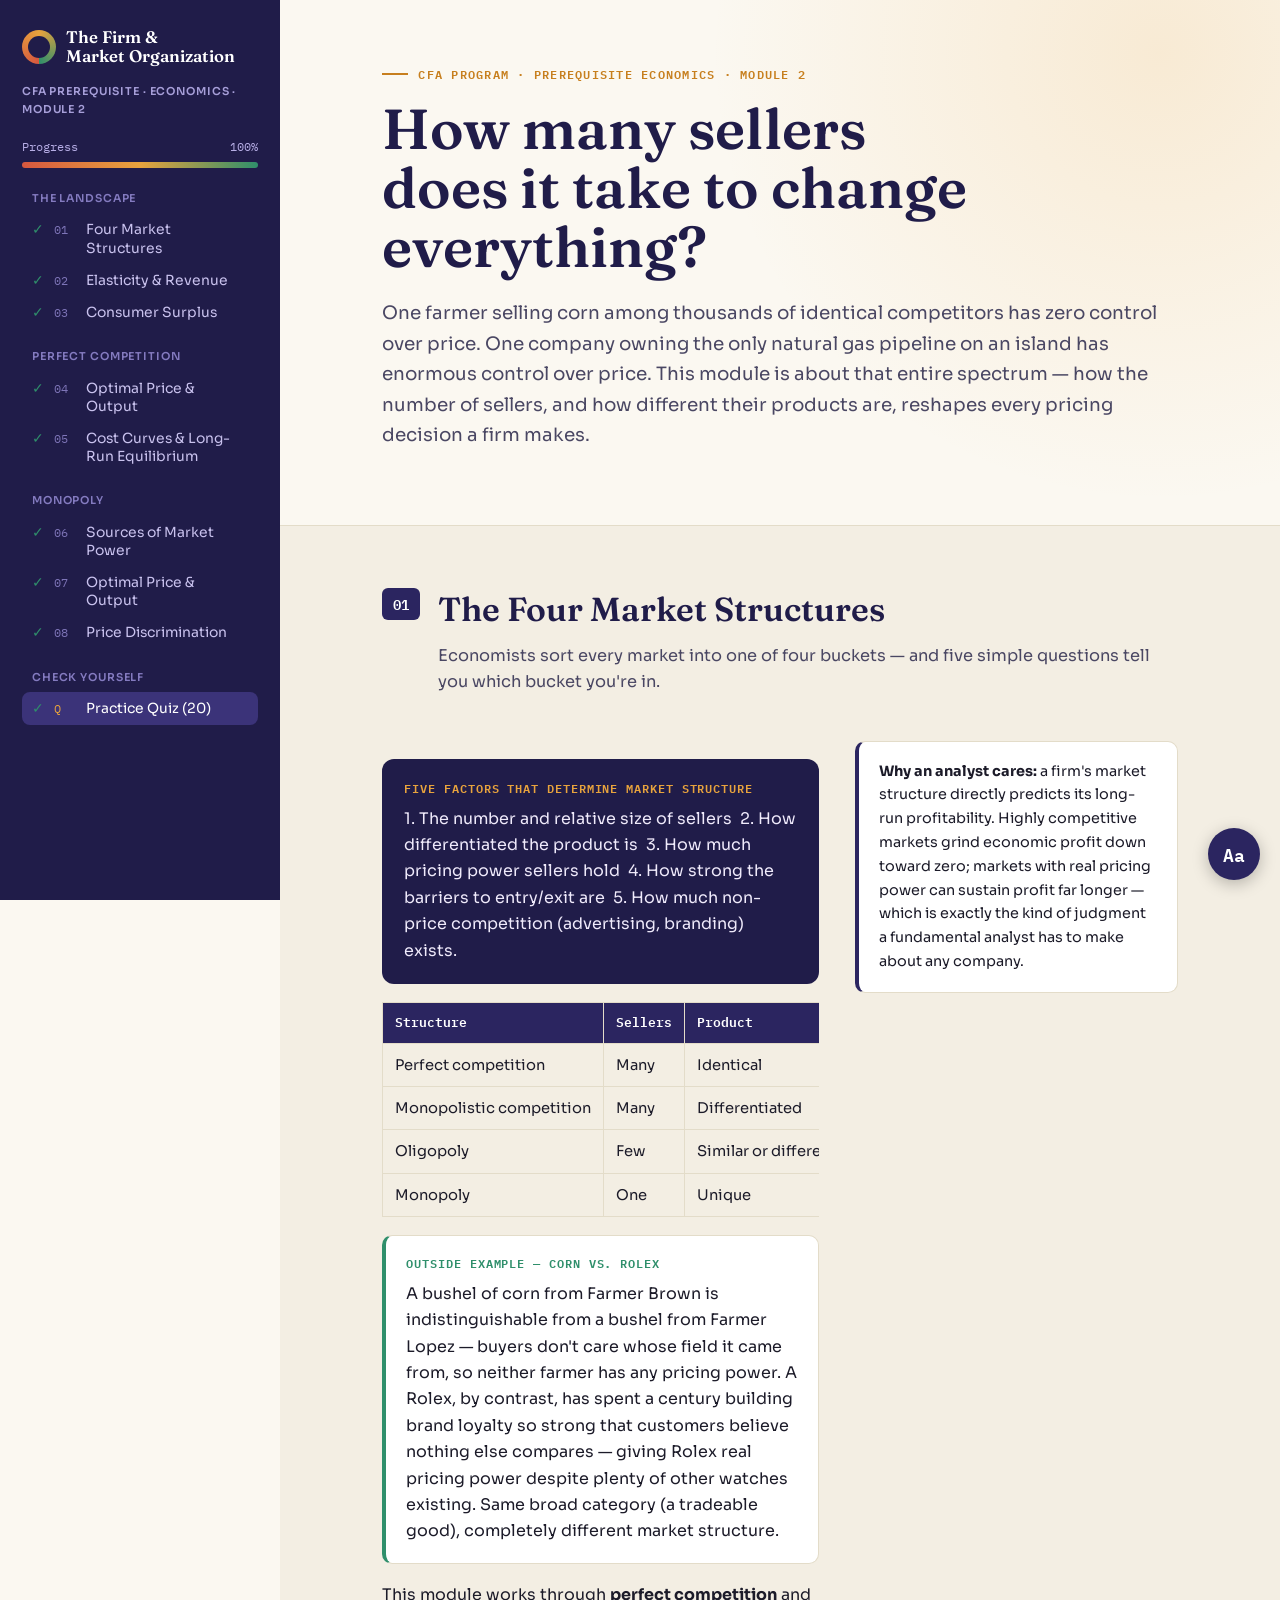
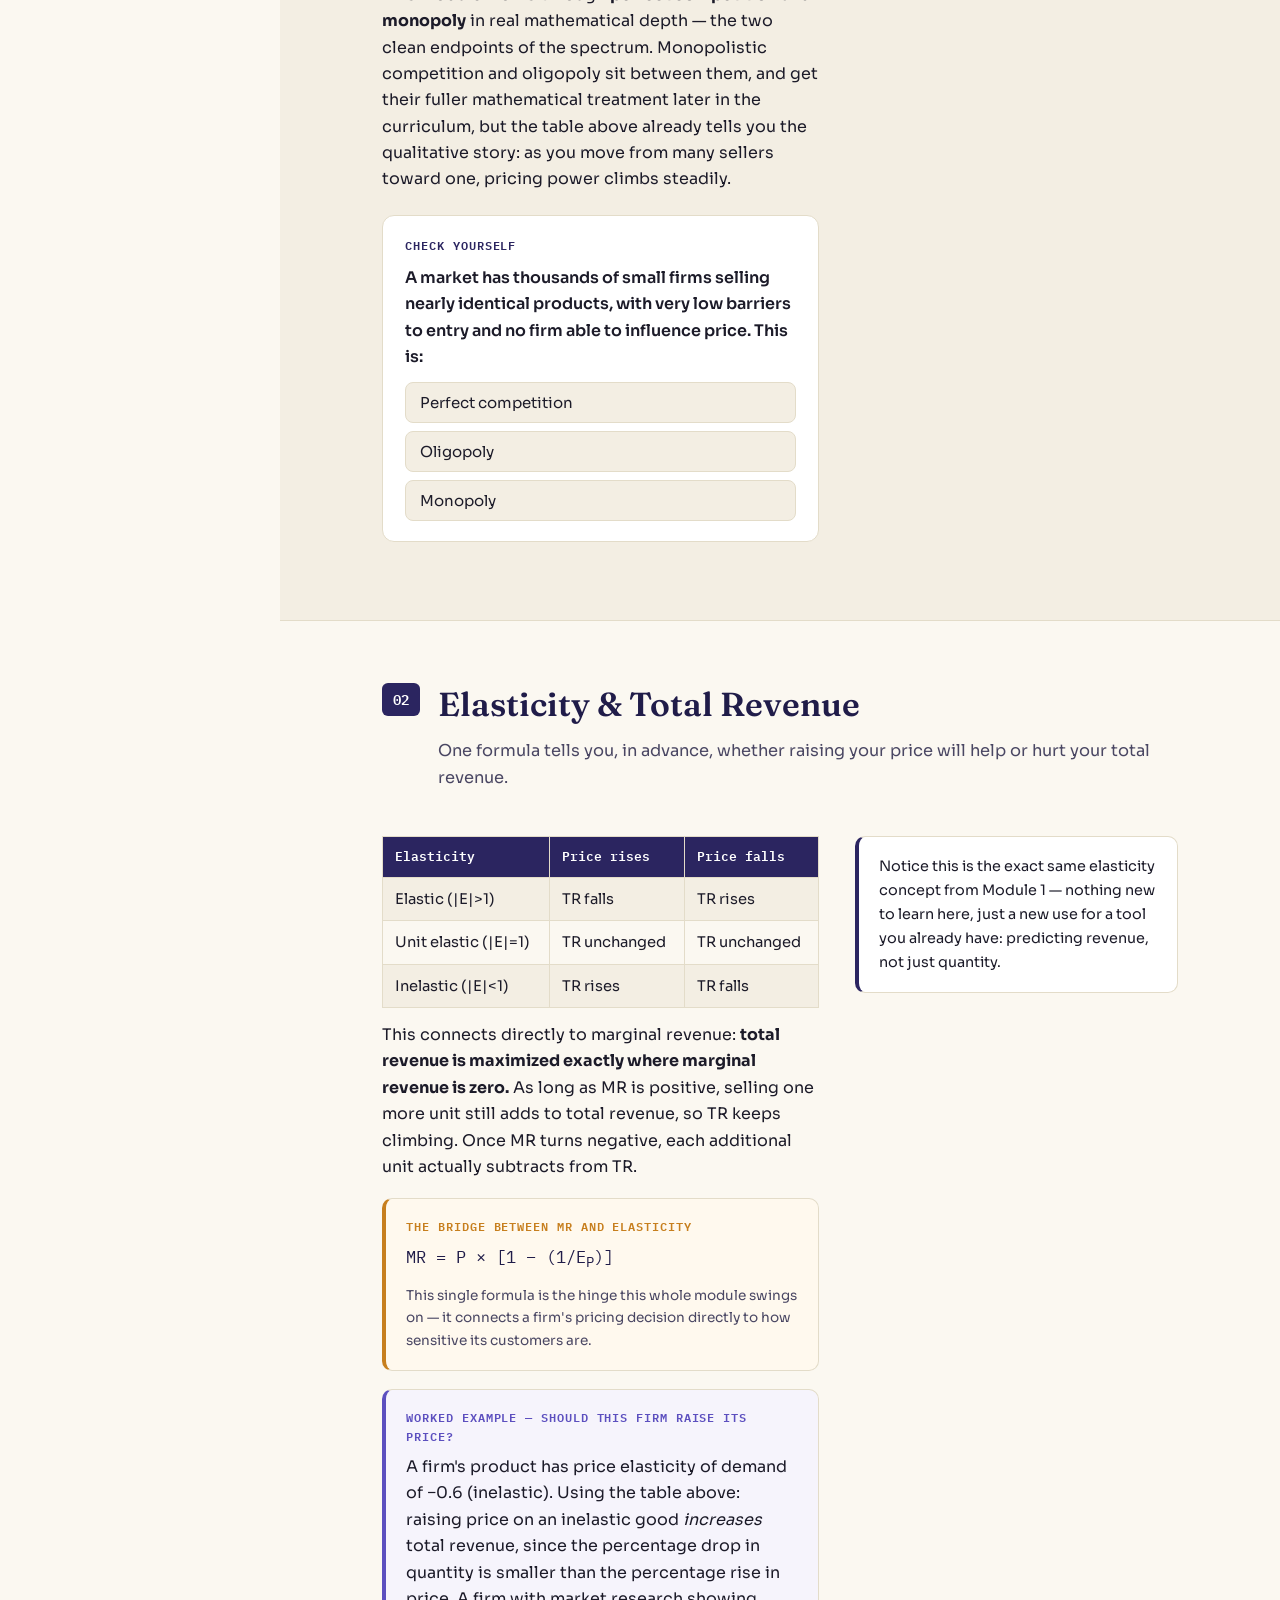
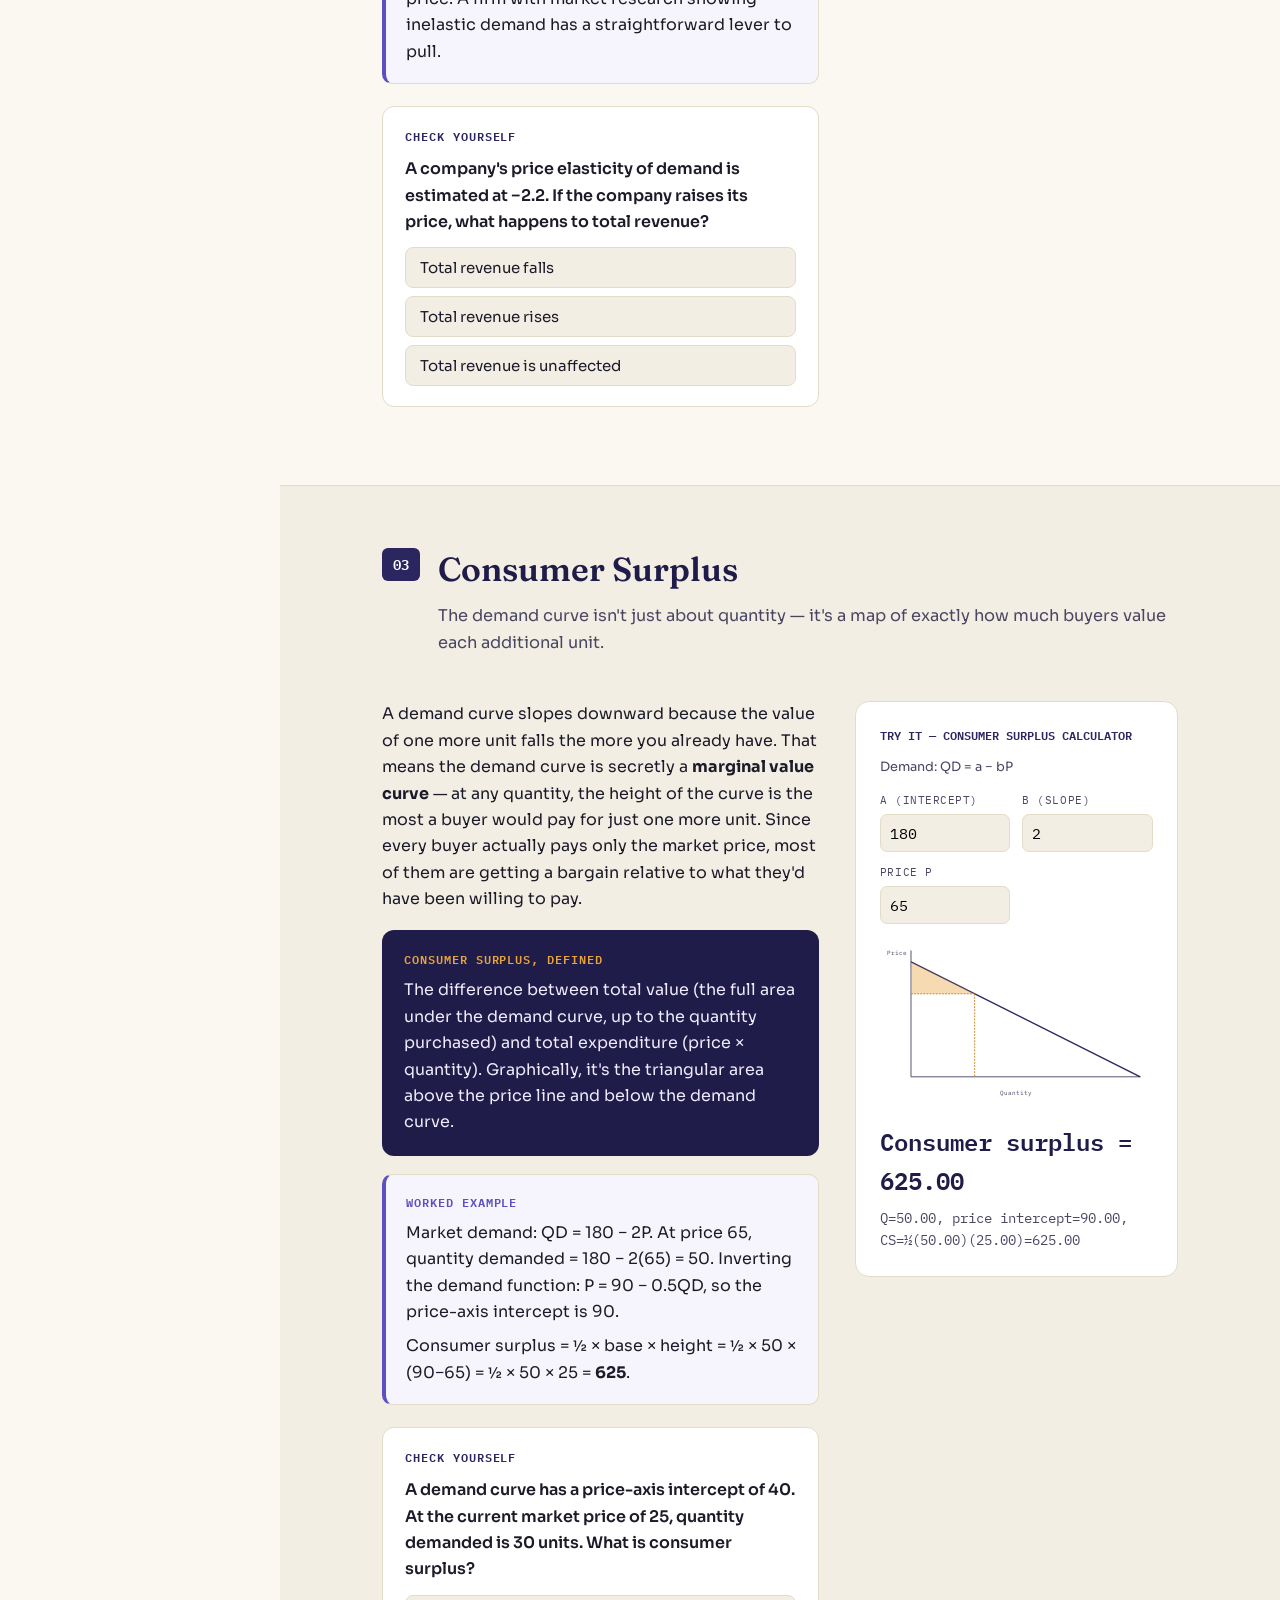
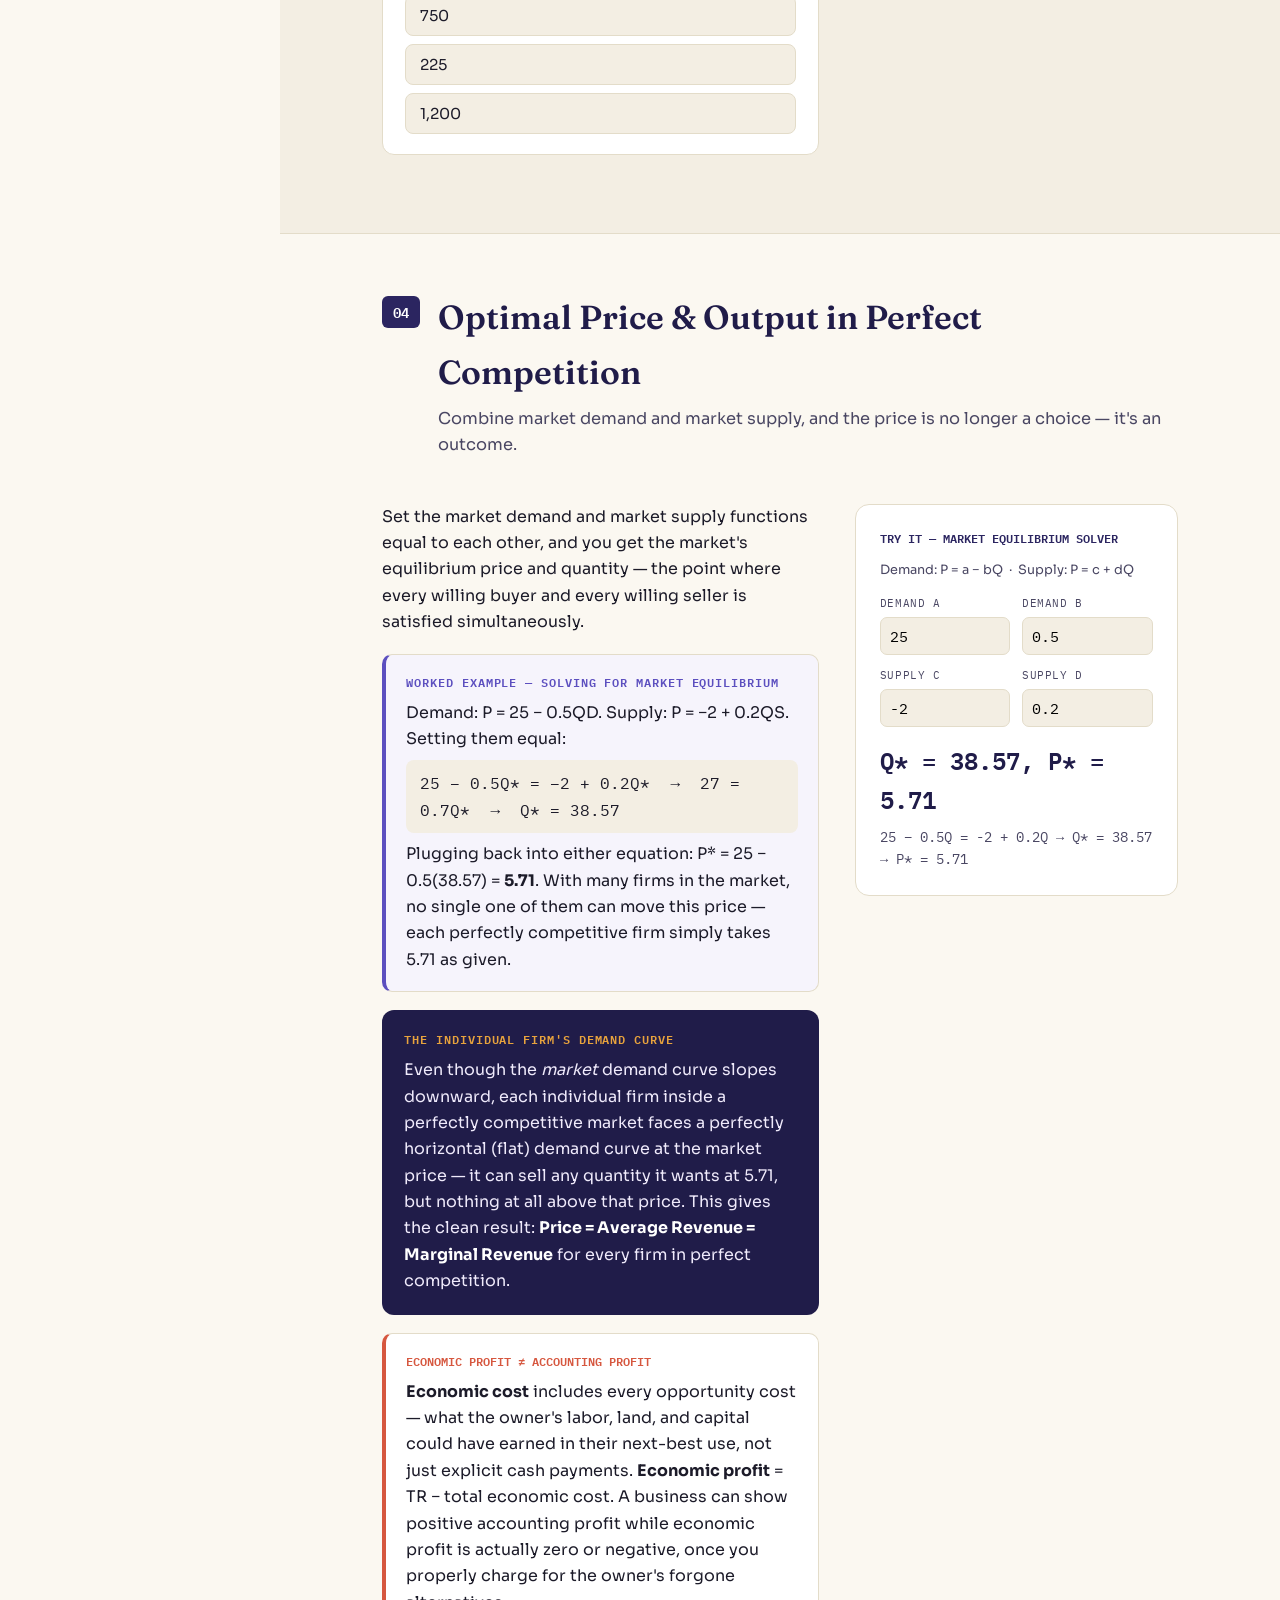
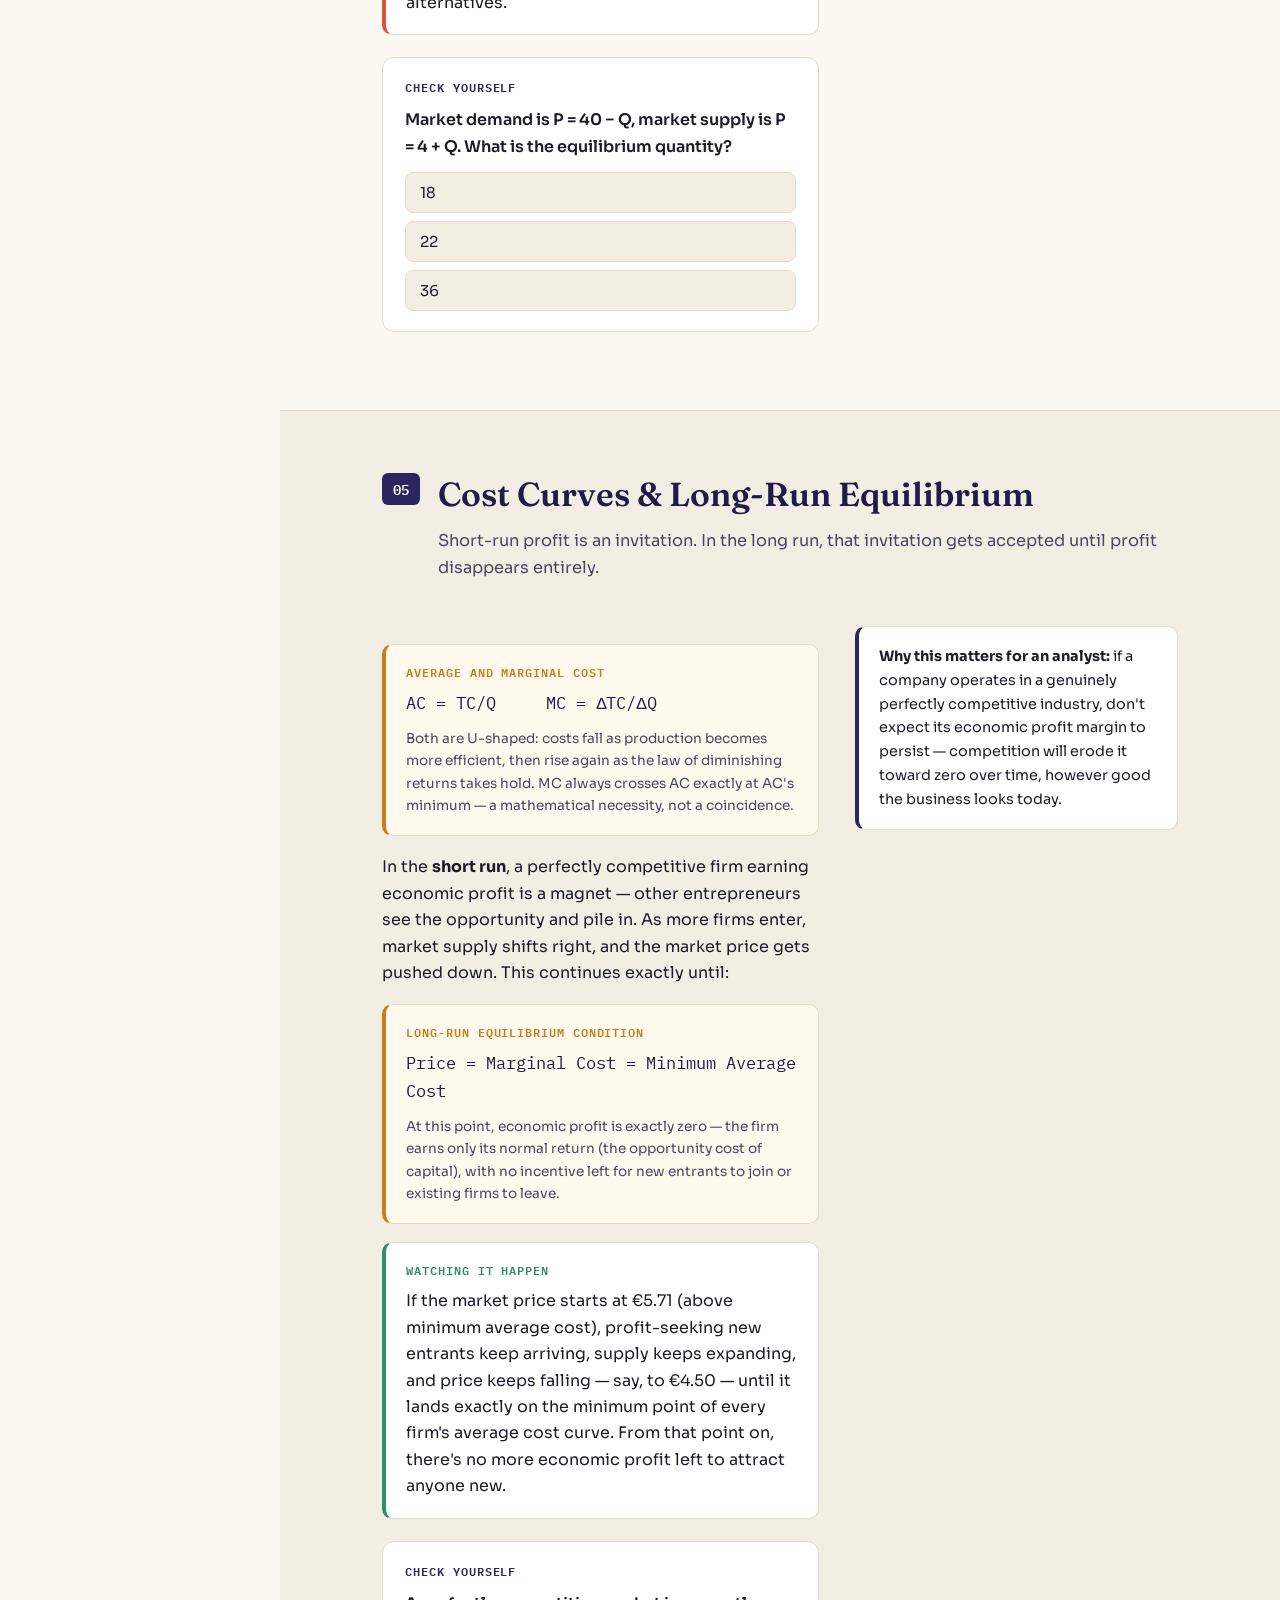
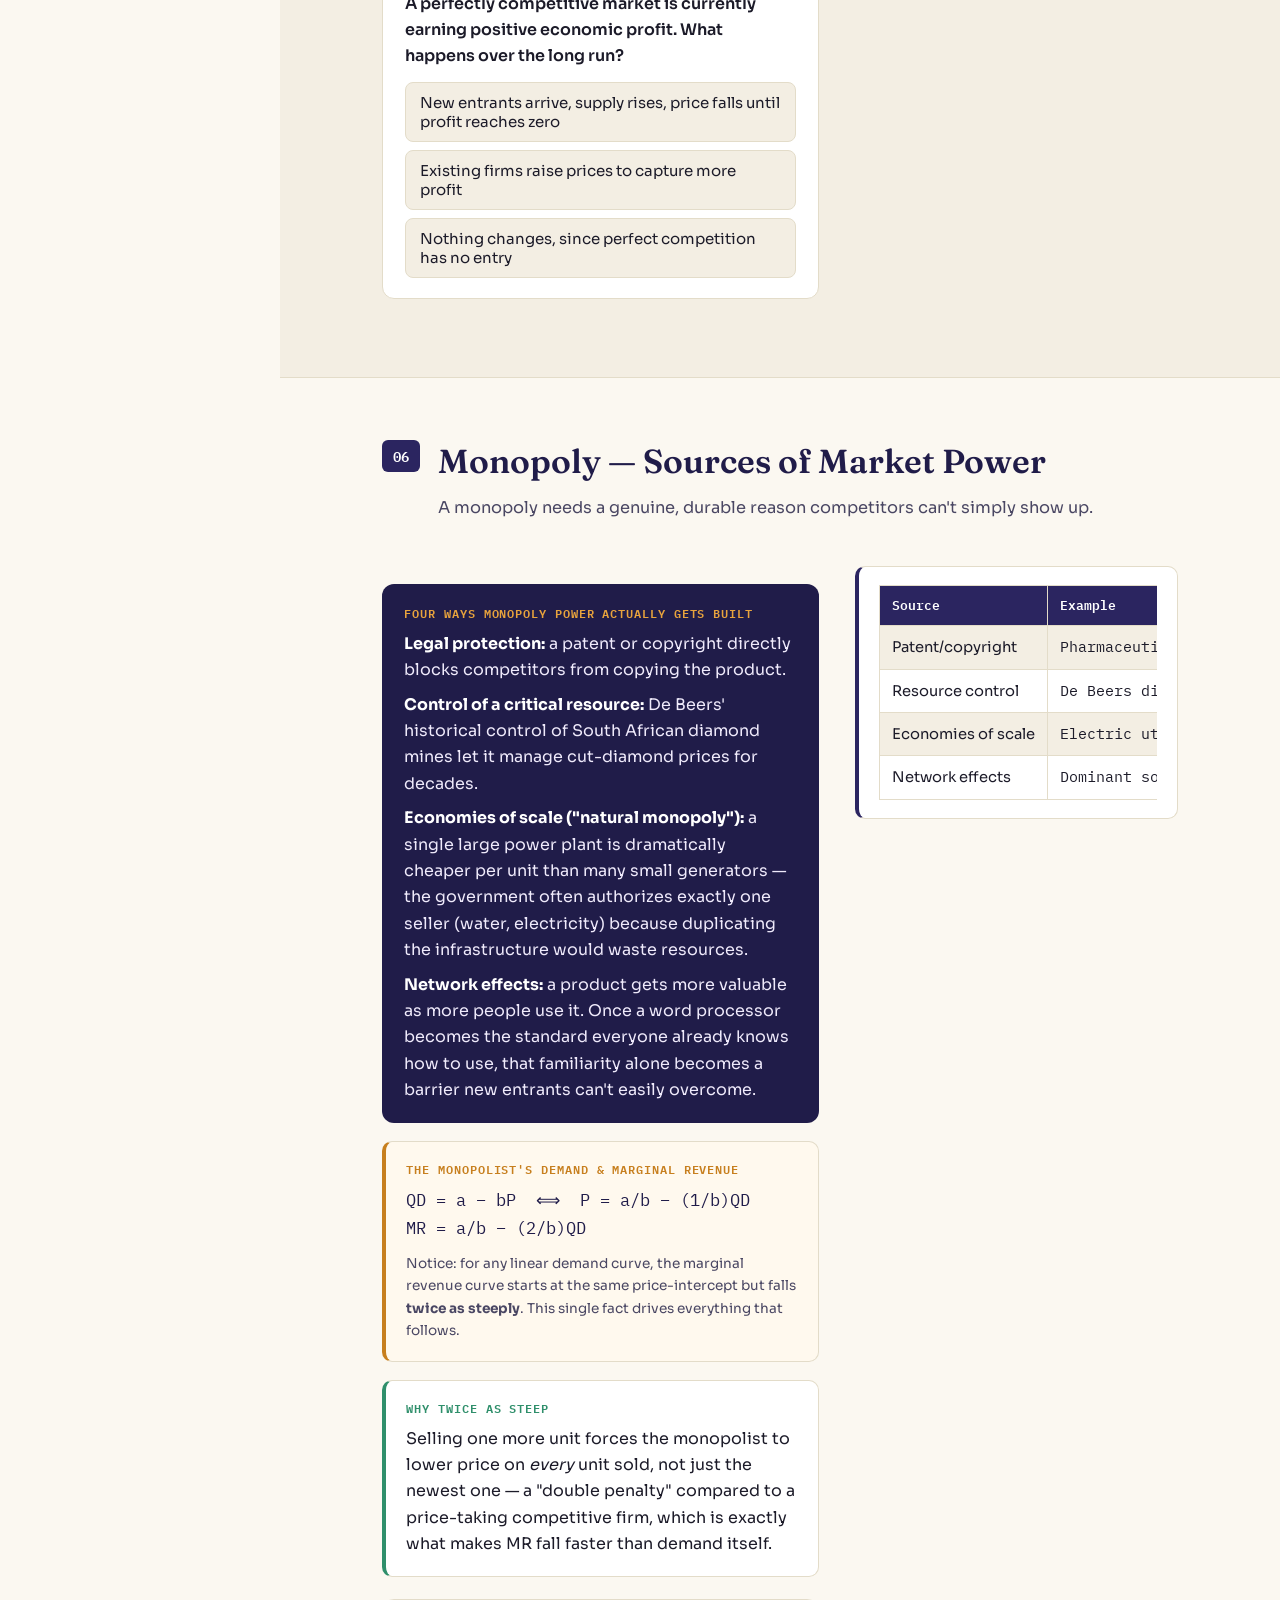
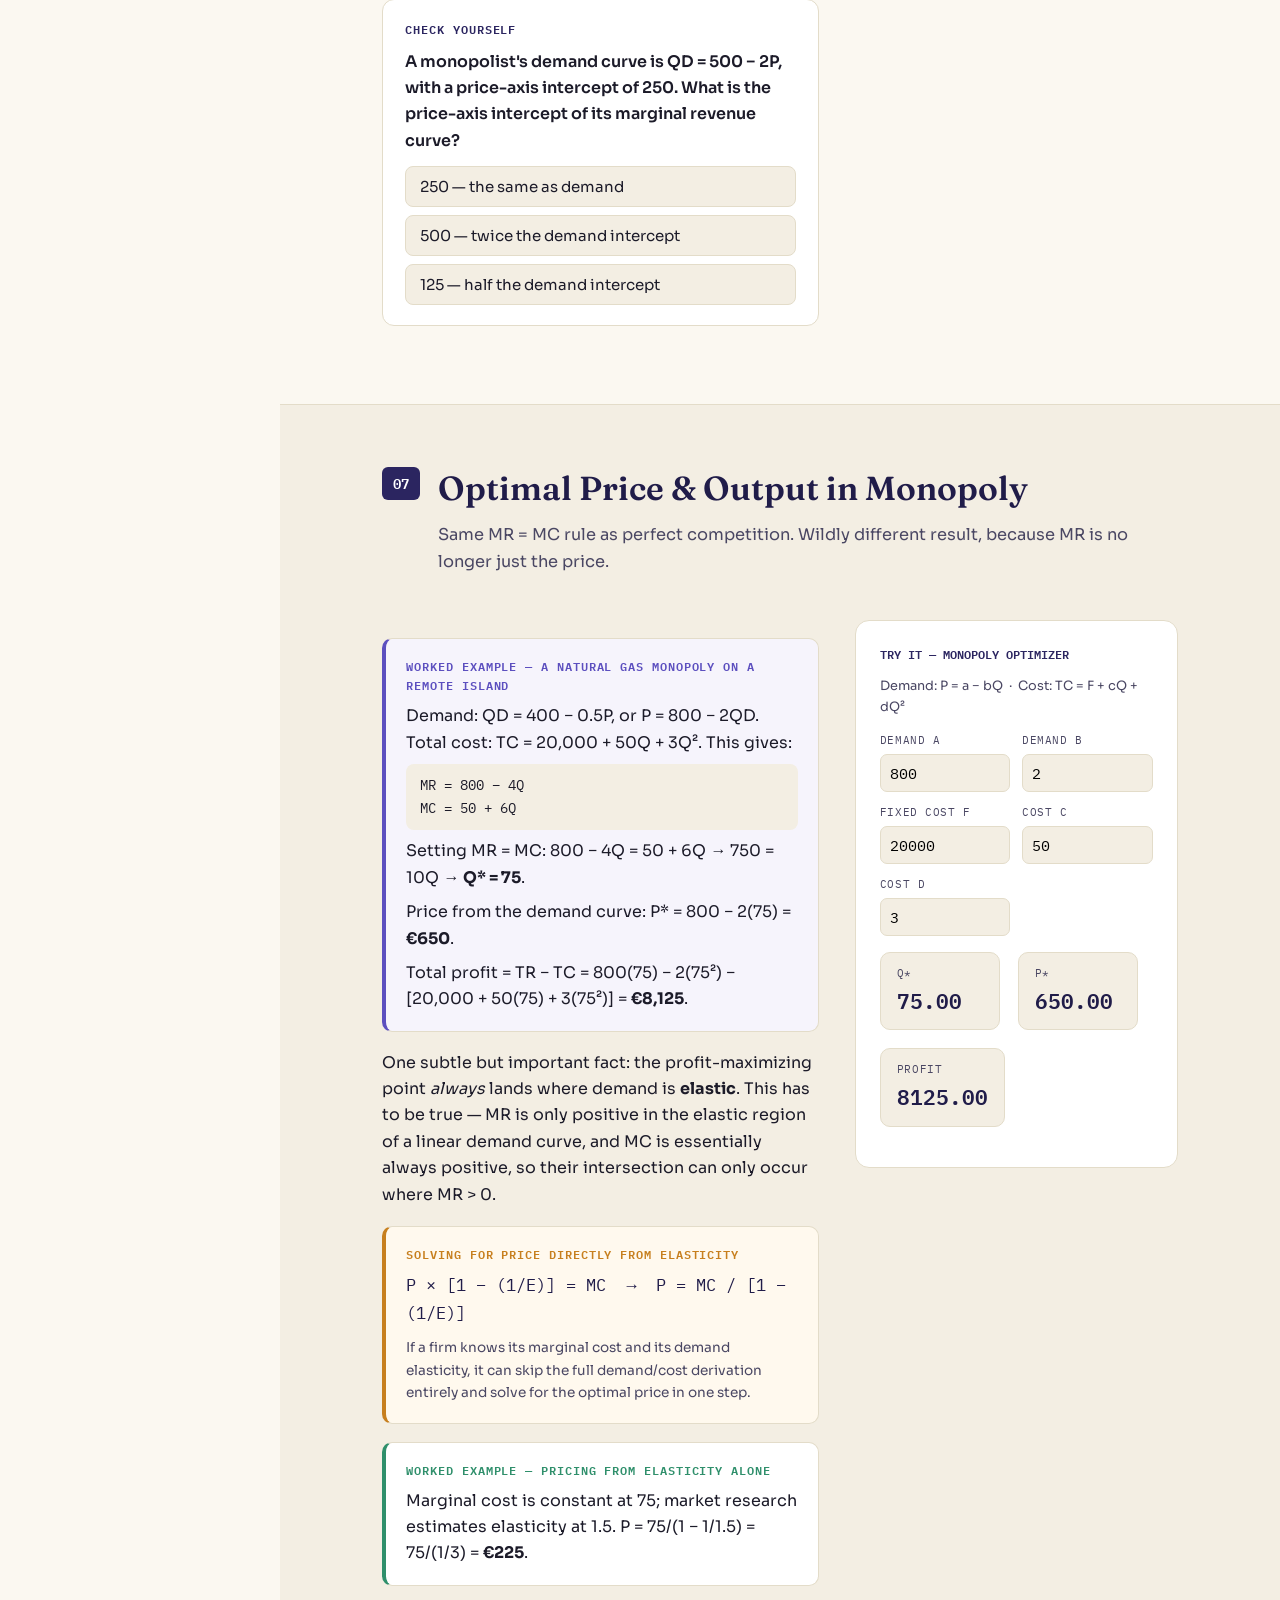
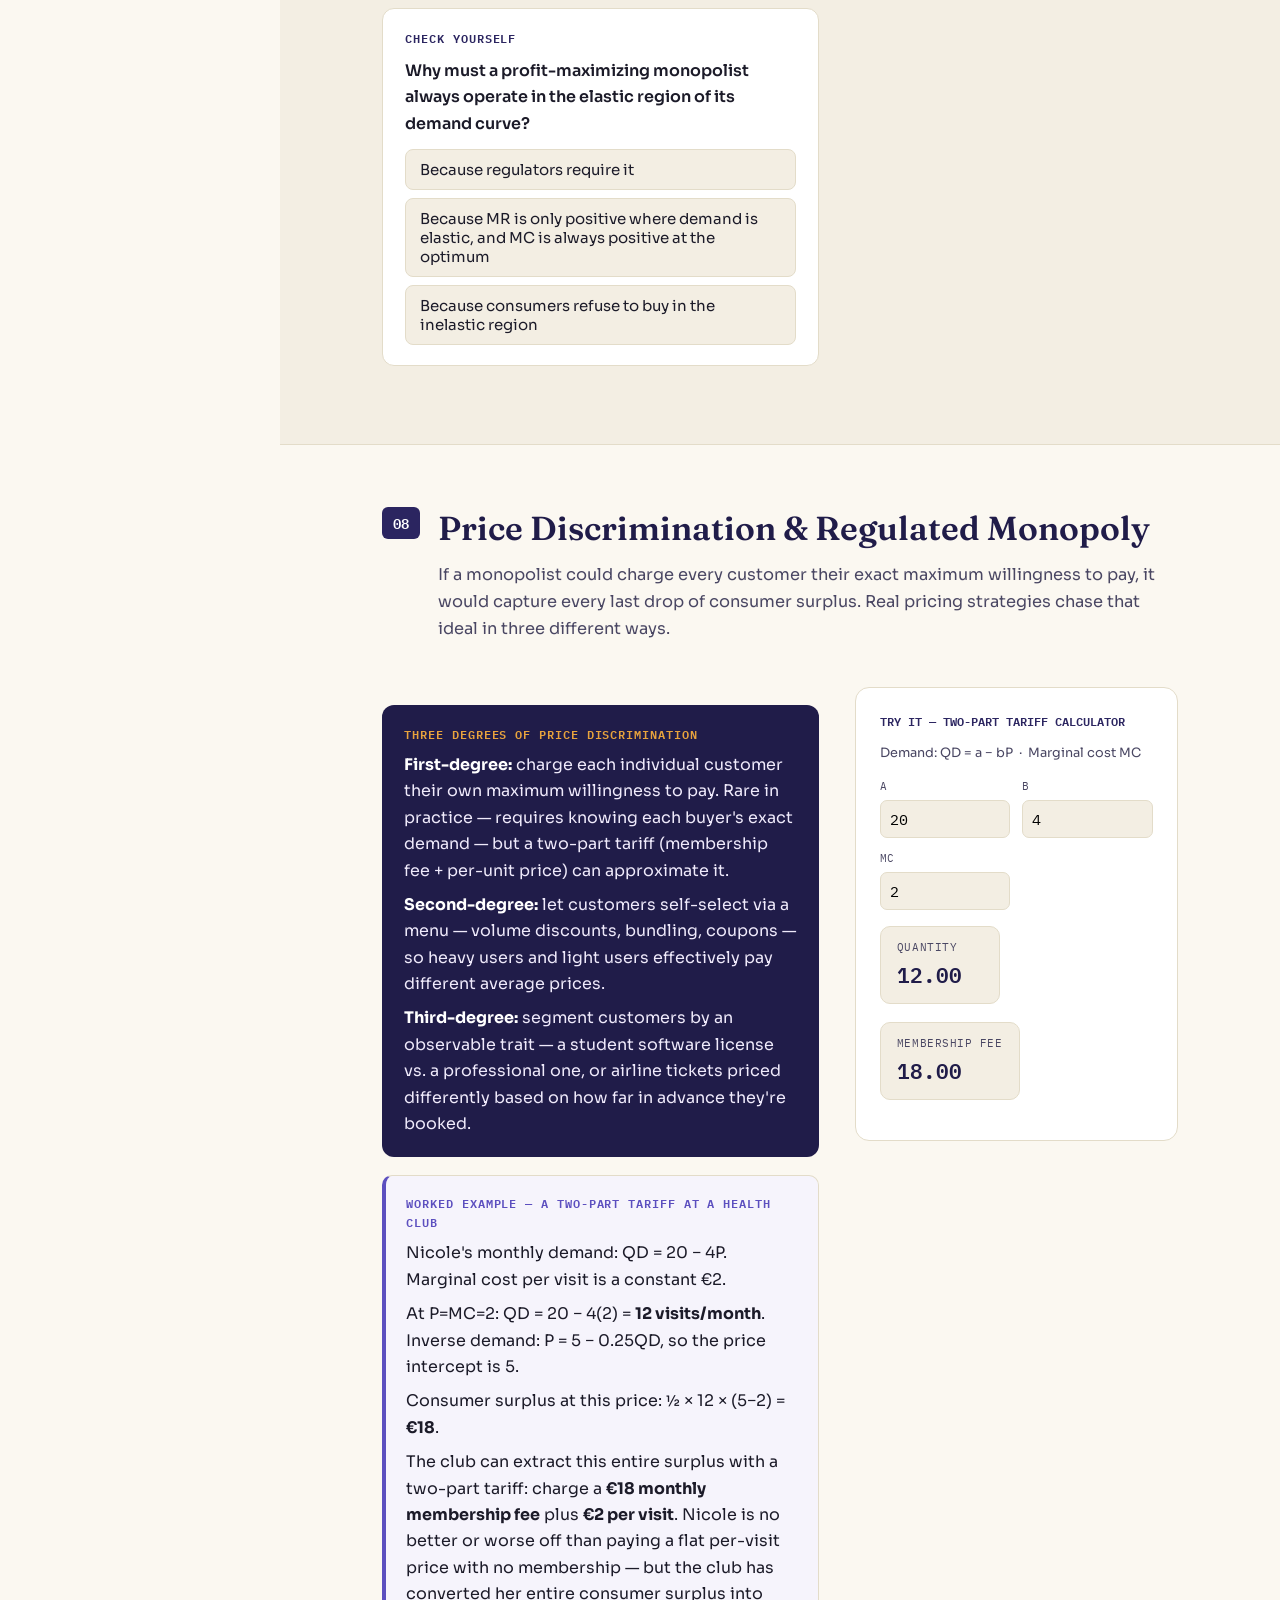
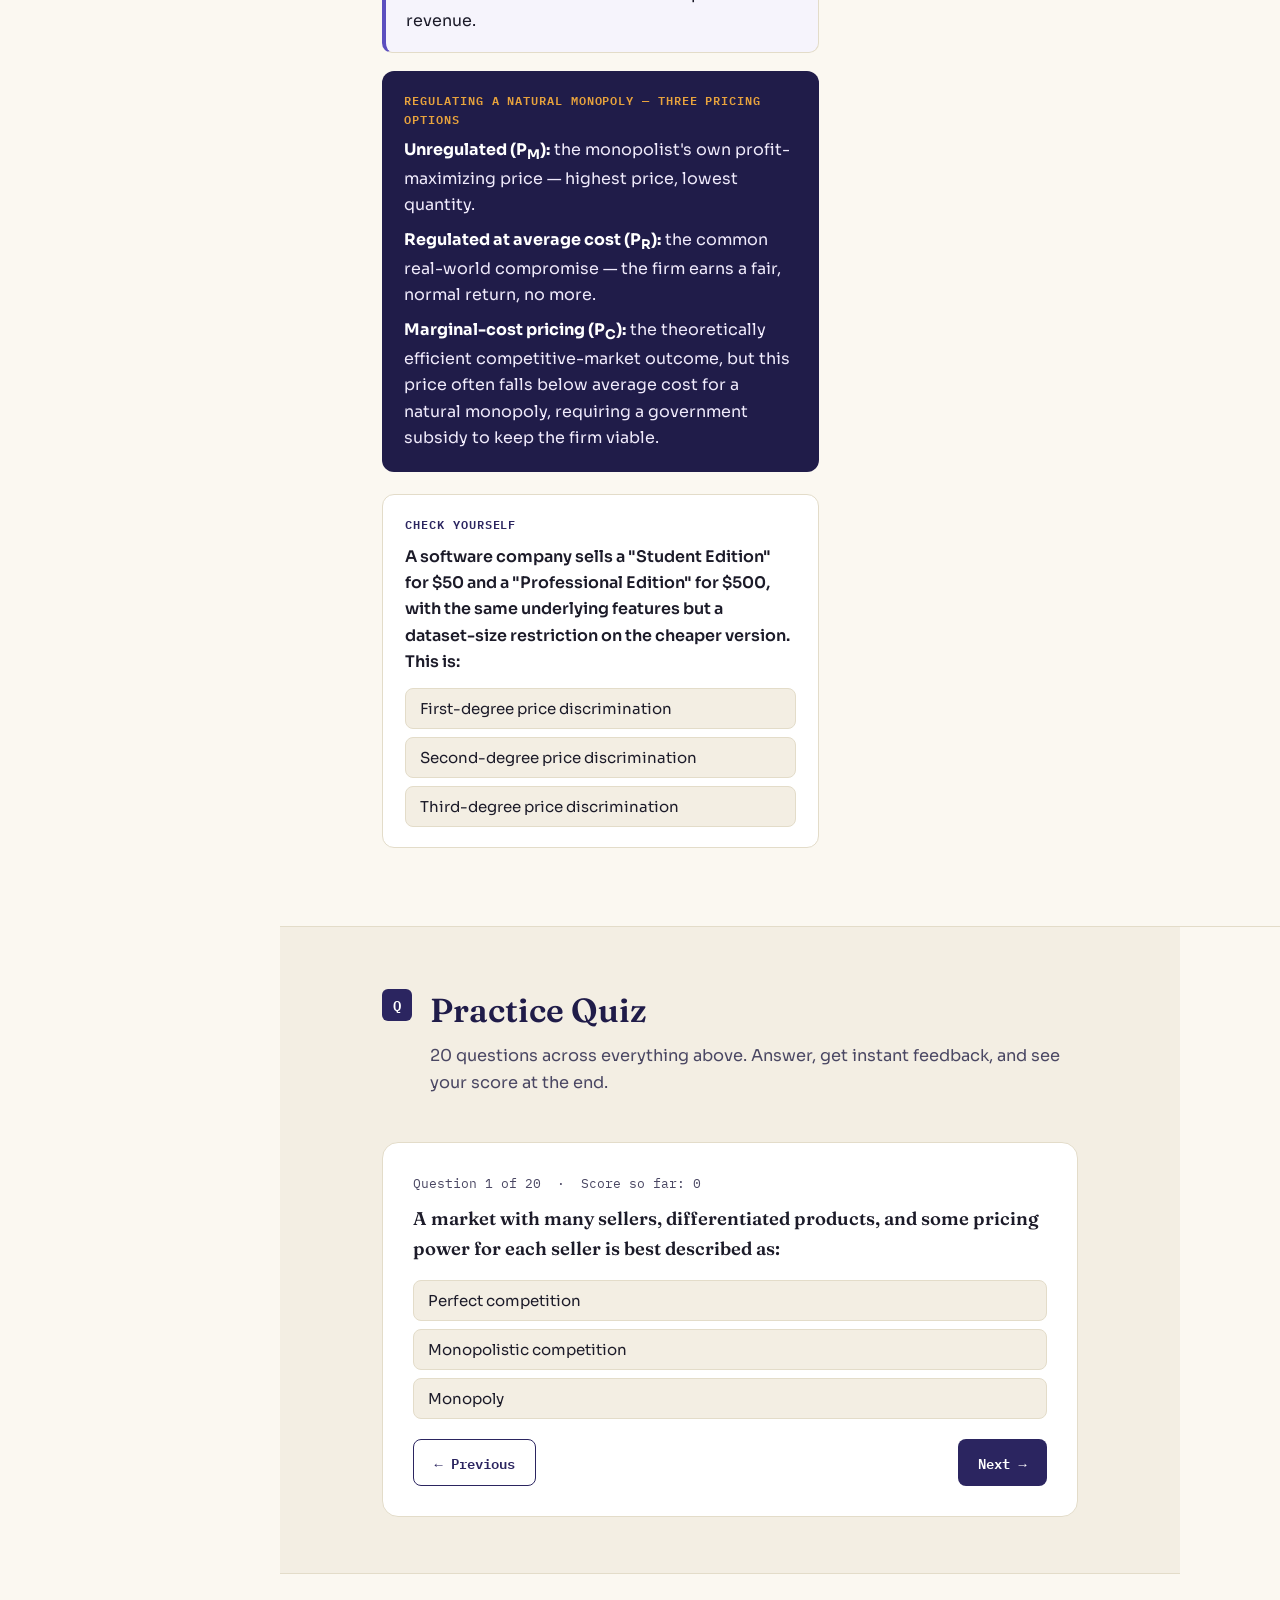
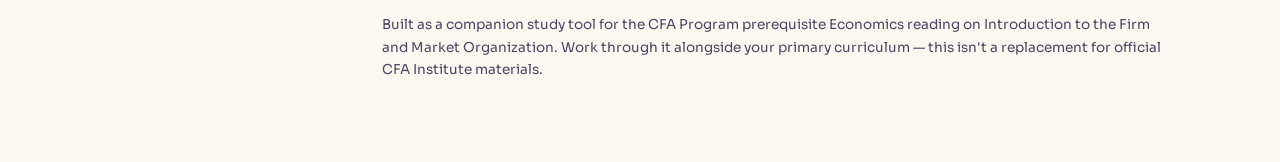
<file: firm-market/index.html>
<!DOCTYPE html>
<html lang="en">
<head>
<meta charset="UTF-8">
<meta name="viewport" content="width=device-width, initial-scale=1.0">
<title>Introduction to the Firm and Market Organization — CFA Prerequisite Economics Toolkit</title>
<link rel="stylesheet" href="styles.css">
</head>
<body>

<div class="mobile-bar">
  <strong style="font-family:var(--font-display)">1 vs. Many</strong>
  <button id="sidebarToggle">Menu</button>
</div>

<div class="app">

  <!-- ============ SIDEBAR ============ -->
  <nav class="sidebar" id="sidebar">
    <a href="../index.html" class="brand">
      <span class="brand-mark"></span>
      <span class="brand-name">The Firm &amp;<br>Market Organization</span>
    </a>
    <div class="brand-sub">CFA Prerequisite · Economics · Module 2</div>

    <div class="progress-wrap">
      <div class="progress-label"><span>Progress</span><span id="progressPct">0%</span></div>
      <div class="progress-track"><div class="progress-fill" id="progressFill"></div></div>
    </div>

    <div class="toc-group-label">The Landscape</div>
    <ul class="toc">
      <li><a href="#sec-structures" data-sec="sec-structures"><span class="num">01</span>Four Market Structures</a></li>
      <li><a href="#sec-elasticityrevenue" data-sec="sec-elasticityrevenue"><span class="num">02</span>Elasticity &amp; Revenue</a></li>
      <li><a href="#sec-surplus" data-sec="sec-surplus"><span class="num">03</span>Consumer Surplus</a></li>
    </ul>

    <div class="toc-group-label">Perfect Competition</div>
    <ul class="toc">
      <li><a href="#sec-pcequilibrium" data-sec="sec-pcequilibrium"><span class="num">04</span>Optimal Price &amp; Output</a></li>
      <li><a href="#sec-pclongrun" data-sec="sec-pclongrun"><span class="num">05</span>Cost Curves &amp; Long-Run Equilibrium</a></li>
    </ul>

    <div class="toc-group-label">Monopoly</div>
    <ul class="toc">
      <li><a href="#sec-monopolypower" data-sec="sec-monopolypower"><span class="num">06</span>Sources of Market Power</a></li>
      <li><a href="#sec-monopolyoptimal" data-sec="sec-monopolyoptimal"><span class="num">07</span>Optimal Price &amp; Output</a></li>
      <li><a href="#sec-pricediscrimination" data-sec="sec-pricediscrimination"><span class="num">08</span>Price Discrimination</a></li>
    </ul>

    <div class="toc-group-label">Check Yourself</div>
    <ul class="toc">
      <li><a href="#sec-quiz" data-sec="sec-quiz"><span class="num">Q</span>Practice Quiz (20)</a></li>
    </ul>
  </nav>

  <!-- ============ MAIN ============ -->
  <main id="top">

    <header class="hero">
      <div class="eyebrow">CFA Program · Prerequisite Economics · Module 2</div>
      <h1>How many sellers does it take to change everything?</h1>
      <p class="lede">One farmer selling corn among thousands of identical competitors has zero control over price. One company owning the only natural gas pipeline on an island has enormous control over price. This module is about that entire spectrum — how the number of sellers, and how different their products are, reshapes every pricing decision a firm makes.</p>
    </header>

    <!-- =========================================================
         01 FOUR MARKET STRUCTURES
    ========================================================== -->
    <section class="section" id="sec-structures">
      <div class="section-head">
        <span class="section-tag">01</span>
        <div>
          <h2>The Four Market Structures</h2>
          <p class="subhead">Economists sort every market into one of four buckets — and five simple questions tell you which bucket you're in.</p>
        </div>
      </div>
      <div class="content-grid">
        <div>
          <div class="definition">
            <div class="label">Five factors that determine market structure</div>
            <p style="margin:0;">1. The number and relative size of sellers &nbsp;2. How differentiated the product is &nbsp;3. How much pricing power sellers hold &nbsp;4. How strong the barriers to entry/exit are &nbsp;5. How much non-price competition (advertising, branding) exists.</p>
          </div>

          <table class="exhibit" style="margin:14px 0;">
            <tr><th>Structure</th><th>Sellers</th><th>Product</th><th>Barriers to Entry</th><th>Pricing Power</th></tr>
            <tr><td>Perfect competition</td><td>Many</td><td>Identical</td><td>Very low</td><td>None</td></tr>
            <tr><td>Monopolistic competition</td><td>Many</td><td>Differentiated</td><td>Low</td><td>Some</td></tr>
            <tr><td>Oligopoly</td><td>Few</td><td>Similar or differentiated</td><td>High</td><td>Some to considerable</td></tr>
            <tr><td>Monopoly</td><td>One</td><td>Unique</td><td>Very high</td><td>Considerable</td></tr>
          </table>

          <div class="callout example">
            <div class="label">Outside example — corn vs. Rolex</div>
            <p style="margin:0;">A bushel of corn from Farmer Brown is indistinguishable from a bushel from Farmer Lopez — buyers don't care whose field it came from, so neither farmer has any pricing power. A Rolex, by contrast, has spent a century building brand loyalty so strong that customers believe nothing else compares — giving Rolex real pricing power despite plenty of other watches existing. Same broad category (a tradeable good), completely different market structure.</p>
          </div>

          <p>This module works through <strong>perfect competition</strong> and <strong>monopoly</strong> in real mathematical depth — the two clean endpoints of the spectrum. Monopolistic competition and oligopoly sit between them, and get their fuller mathematical treatment later in the curriculum, but the table above already tells you the qualitative story: as you move from many sellers toward one, pricing power climbs steadily.</p>

          <div class="checkin" data-checkin="c1">
            <div class="label">Check yourself</div>
            <div class="q">A market has thousands of small firms selling nearly identical products, with very low barriers to entry and no firm able to influence price. This is:</div>
            <div class="opt-list">
              <button class="opt-btn" data-correct="true">Perfect competition</button>
              <button class="opt-btn" data-correct="false">Oligopoly</button>
              <button class="opt-btn" data-correct="false">Monopoly</button>
            </div>
            <div class="checkin-feedback">Correct — many sellers, homogeneous products, low barriers, and zero individual pricing power are the textbook signature of perfect competition.</div>
          </div>
        </div>
        <div>
          <div class="callout" style="margin-top:0;">
            <p style="margin:0; font-size:.9rem;"><strong>Why an analyst cares:</strong> a firm's market structure directly predicts its long-run profitability. Highly competitive markets grind economic profit down toward zero; markets with real pricing power can sustain profit far longer — which is exactly the kind of judgment a fundamental analyst has to make about any company.</p>
          </div>
        </div>
      </div>
    </section>

    <!-- =========================================================
         02 ELASTICITY & REVENUE
    ========================================================== -->
    <section class="section" id="sec-elasticityrevenue">
      <div class="section-head">
        <span class="section-tag">02</span>
        <div>
          <h2>Elasticity &amp; Total Revenue</h2>
          <p class="subhead">One formula tells you, in advance, whether raising your price will help or hurt your total revenue.</p>
        </div>
      </div>
      <div class="content-grid">
        <div>
          <table class="exhibit" style="margin:0 0 14px;">
            <tr><th>Elasticity</th><th>Price rises</th><th>Price falls</th></tr>
            <tr><td>Elastic (|E|&gt;1)</td><td>TR falls</td><td>TR rises</td></tr>
            <tr><td>Unit elastic (|E|=1)</td><td>TR unchanged</td><td>TR unchanged</td></tr>
            <tr><td>Inelastic (|E|&lt;1)</td><td>TR rises</td><td>TR falls</td></tr>
          </table>

          <p>This connects directly to marginal revenue: <strong>total revenue is maximized exactly where marginal revenue is zero.</strong> As long as MR is positive, selling one more unit still adds to total revenue, so TR keeps climbing. Once MR turns negative, each additional unit actually subtracts from TR.</p>

          <div class="callout formula">
            <div class="label">The bridge between MR and elasticity</div>
            <div class="formula-body">MR = P × [1 − (1/E<sub>P</sub>)]</div>
            <p style="margin:10px 0 0; font-size:.85rem; color:var(--ink-soft);">This single formula is the hinge this whole module swings on — it connects a firm's pricing decision directly to how sensitive its customers are.</p>
          </div>

          <div class="callout finance">
            <div class="label">Worked example — should this firm raise its price?</div>
            <p style="margin:0;">A firm's product has price elasticity of demand of −0.6 (inelastic). Using the table above: raising price on an inelastic good <em>increases</em> total revenue, since the percentage drop in quantity is smaller than the percentage rise in price. A firm with market research showing inelastic demand has a straightforward lever to pull.</p>
          </div>

          <div class="checkin" data-checkin="c2">
            <div class="label">Check yourself</div>
            <div class="q">A company's price elasticity of demand is estimated at −2.2. If the company raises its price, what happens to total revenue?</div>
            <div class="opt-list">
              <button class="opt-btn" data-correct="true">Total revenue falls</button>
              <button class="opt-btn" data-correct="false">Total revenue rises</button>
              <button class="opt-btn" data-correct="false">Total revenue is unaffected</button>
            </div>
            <div class="checkin-feedback">Correct — |E|=2.2 &gt; 1, elastic demand, so a price increase causes a proportionally larger drop in quantity, and total revenue falls.</div>
          </div>
        </div>
        <div>
          <div class="callout" style="margin-top:0;">
            <p style="margin:0; font-size:.9rem;">Notice this is the exact same elasticity concept from Module 1 — nothing new to learn here, just a new use for a tool you already have: predicting revenue, not just quantity.</p>
          </div>
        </div>
      </div>
    </section>

    <!-- =========================================================
         03 CONSUMER SURPLUS
    ========================================================== -->
    <section class="section" id="sec-surplus">
      <div class="section-head">
        <span class="section-tag">03</span>
        <div>
          <h2>Consumer Surplus</h2>
          <p class="subhead">The demand curve isn't just about quantity — it's a map of exactly how much buyers value each additional unit.</p>
        </div>
      </div>
      <div class="content-grid">
        <div>
          <p>A demand curve slopes downward because the value of one more unit falls the more you already have. That means the demand curve is secretly a <strong>marginal value curve</strong> — at any quantity, the height of the curve is the most a buyer would pay for just one more unit. Since every buyer actually pays only the market price, most of them are getting a bargain relative to what they'd have been willing to pay.</p>

          <div class="definition">
            <div class="label">Consumer surplus, defined</div>
            <p style="margin:0;">The difference between total value (the full area under the demand curve, up to the quantity purchased) and total expenditure (price × quantity). Graphically, it's the triangular area above the price line and below the demand curve.</p>
          </div>

          <div class="callout finance">
            <div class="label">Worked example</div>
            <p style="margin:0 0 8px;">Market demand: QD = 180 − 2P. At price 65, quantity demanded = 180 − 2(65) = 50. Inverting the demand function: P = 90 − 0.5QD, so the price-axis intercept is 90.</p>
            <p style="margin:0;">Consumer surplus = ½ × base × height = ½ × 50 × (90−65) = ½ × 50 × 25 = <strong>625</strong>.</p>
          </div>

          <div class="checkin" data-checkin="c3">
            <div class="label">Check yourself</div>
            <div class="q">A demand curve has a price-axis intercept of 40. At the current market price of 25, quantity demanded is 30 units. What is consumer surplus?</div>
            <div class="opt-list">
              <button class="opt-btn" data-correct="false">750</button>
              <button class="opt-btn" data-correct="true">225</button>
              <button class="opt-btn" data-correct="false">1,200</button>
            </div>
            <div class="checkin-feedback">Correct — CS = ½ × base × height = ½ × 30 × (40−25) = ½ × 30 × 15 = 225.</div>
          </div>
        </div>
        <div>
          <div class="dist-card" style="margin-top:0;">
            <div class="label" style="font-family:var(--font-mono); font-size:.72rem; text-transform:uppercase; color:var(--indigo); font-weight:700; margin-bottom:12px;">Try it — consumer surplus calculator</div>
            <p style="font-size:.8rem; color:var(--ink-soft); margin:0 0 10px;">Demand: QD = a − bP</p>
            <div class="tvm-grid">
              <div class="tvm-field"><label>a (intercept)</label><input type="number" id="csA" value="180" step="1"></div>
              <div class="tvm-field"><label>b (slope)</label><input type="number" id="csB" value="2" step="0.1"></div>
              <div class="tvm-field"><label>Price P</label><input type="number" id="csP" value="65" step="1"></div>
            </div>
            <div id="csChart" style="margin:14px 0;"></div>
            <div class="tvm-result" id="csResult">Consumer surplus = 625</div>
            <div class="calc-steps" id="csSteps">Q=50, price intercept=90, CS=½(50)(25)=625</div>
          </div>
        </div>
      </div>
    </section>

    <!-- =========================================================
         04 PERFECT COMPETITION - OPTIMAL PRICE & OUTPUT
    ========================================================== -->
    <section class="section" id="sec-pcequilibrium">
      <div class="section-head">
        <span class="section-tag">04</span>
        <div>
          <h2>Optimal Price &amp; Output in Perfect Competition</h2>
          <p class="subhead">Combine market demand and market supply, and the price is no longer a choice — it's an outcome.</p>
        </div>
      </div>
      <div class="content-grid">
        <div>
          <p>Set the market demand and market supply functions equal to each other, and you get the market's equilibrium price and quantity — the point where every willing buyer and every willing seller is satisfied simultaneously.</p>

          <div class="callout finance">
            <div class="label">Worked example — solving for market equilibrium</div>
            <p style="margin:0 0 8px;">Demand: P = 25 − 0.5QD. Supply: P = −2 + 0.2QS. Setting them equal:</p>
            <div class="formula-body" style="font-family:var(--font-mono); background:var(--paper-dim); padding:10px 14px; border-radius:8px; margin:8px 0;">25 − 0.5Q* = −2 + 0.2Q* &nbsp;→&nbsp; 27 = 0.7Q* &nbsp;→&nbsp; Q* = 38.57</div>
            <p style="margin:0;">Plugging back into either equation: P* = 25 − 0.5(38.57) = <strong>5.71</strong>. With many firms in the market, no single one of them can move this price — each perfectly competitive firm simply takes 5.71 as given.</p>
          </div>

          <div class="definition">
            <div class="label">The individual firm's demand curve</div>
            <p style="margin:0;">Even though the <em>market</em> demand curve slopes downward, each individual firm inside a perfectly competitive market faces a perfectly horizontal (flat) demand curve at the market price — it can sell any quantity it wants at 5.71, but nothing at all above that price. This gives the clean result: <strong>Price = Average Revenue = Marginal Revenue</strong> for every firm in perfect competition.</p>
          </div>

          <div class="callout" style="border-left-color:var(--red);">
            <div class="label" style="font-family:var(--font-mono); font-size:.72rem; text-transform:uppercase; color:var(--red); font-weight:700; margin-bottom:8px;">Economic profit ≠ accounting profit</div>
            <p style="margin:0;"><strong>Economic cost</strong> includes every opportunity cost — what the owner's labor, land, and capital could have earned in their next-best use, not just explicit cash payments. <strong>Economic profit</strong> = TR − total economic cost. A business can show positive accounting profit while economic profit is actually zero or negative, once you properly charge for the owner's forgone alternatives.</p>
          </div>

          <div class="checkin" data-checkin="c4">
            <div class="label">Check yourself</div>
            <div class="q">Market demand is P = 40 − Q, market supply is P = 4 + Q. What is the equilibrium quantity?</div>
            <div class="opt-list">
              <button class="opt-btn" data-correct="true">18</button>
              <button class="opt-btn" data-correct="false">22</button>
              <button class="opt-btn" data-correct="false">36</button>
            </div>
            <div class="checkin-feedback">Correct — 40−Q = 4+Q → 36 = 2Q → Q=18. (Price would then be 40−18=22.)</div>
          </div>
        </div>
        <div>
          <div class="dist-card" style="margin-top:0;">
            <div class="label" style="font-family:var(--font-mono); font-size:.72rem; text-transform:uppercase; color:var(--indigo); font-weight:700; margin-bottom:12px;">Try it — market equilibrium solver</div>
            <p style="font-size:.8rem; color:var(--ink-soft); margin:0 0 10px;">Demand: P = a − bQ &nbsp;·&nbsp; Supply: P = c + dQ</p>
            <div class="tvm-grid">
              <div class="tvm-field"><label>Demand a</label><input type="number" id="eqA" value="25" step="0.5"></div>
              <div class="tvm-field"><label>Demand b</label><input type="number" id="eqB" value="0.5" step="0.1"></div>
              <div class="tvm-field"><label>Supply c</label><input type="number" id="eqC" value="-2" step="0.5"></div>
              <div class="tvm-field"><label>Supply d</label><input type="number" id="eqD" value="0.2" step="0.1"></div>
            </div>
            <div class="tvm-result" id="eqResult">Q* = 38.57, P* = 5.71</div>
            <div class="calc-steps" id="eqSteps">25 − 0.5Q = −2 + 0.2Q → Q* = 38.57</div>
          </div>
        </div>
      </div>
    </section>

    <!-- =========================================================
         05 COST CURVES & LONG-RUN EQUILIBRIUM
    ========================================================== -->
    <section class="section" id="sec-pclongrun">
      <div class="section-head">
        <span class="section-tag">05</span>
        <div>
          <h2>Cost Curves &amp; Long-Run Equilibrium</h2>
          <p class="subhead">Short-run profit is an invitation. In the long run, that invitation gets accepted until profit disappears entirely.</p>
        </div>
      </div>
      <div class="content-grid">
        <div>
          <div class="callout formula">
            <div class="label">Average and marginal cost</div>
            <div class="formula-body">AC = TC/Q &nbsp;&nbsp;&nbsp; MC = ΔTC/ΔQ</div>
            <p style="margin:10px 0 0; font-size:.85rem; color:var(--ink-soft);">Both are U-shaped: costs fall as production becomes more efficient, then rise again as the law of diminishing returns takes hold. MC always crosses AC exactly at AC's minimum — a mathematical necessity, not a coincidence.</p>
          </div>

          <p>In the <strong>short run</strong>, a perfectly competitive firm earning economic profit is a magnet — other entrepreneurs see the opportunity and pile in. As more firms enter, market supply shifts right, and the market price gets pushed down. This continues exactly until:</p>

          <div class="callout formula">
            <div class="label">Long-run equilibrium condition</div>
            <div class="formula-body">Price = Marginal Cost = Minimum Average Cost</div>
            <p style="margin:10px 0 0; font-size:.85rem; color:var(--ink-soft);">At this point, economic profit is exactly zero — the firm earns only its normal return (the opportunity cost of capital), with no incentive left for new entrants to join or existing firms to leave.</p>
          </div>

          <div class="callout example">
            <div class="label">Watching it happen</div>
            <p style="margin:0;">If the market price starts at €5.71 (above minimum average cost), profit-seeking new entrants keep arriving, supply keeps expanding, and price keeps falling — say, to €4.50 — until it lands exactly on the minimum point of every firm's average cost curve. From that point on, there's no more economic profit left to attract anyone new.</p>
          </div>

          <div class="checkin" data-checkin="c5">
            <div class="label">Check yourself</div>
            <div class="q">A perfectly competitive market is currently earning positive economic profit. What happens over the long run?</div>
            <div class="opt-list">
              <button class="opt-btn" data-correct="true">New entrants arrive, supply rises, price falls until profit reaches zero</button>
              <button class="opt-btn" data-correct="false">Existing firms raise prices to capture more profit</button>
              <button class="opt-btn" data-correct="false">Nothing changes, since perfect competition has no entry</button>
            </div>
            <div class="checkin-feedback">Correct — positive economic profit attracts new entrants (perfect competition has very low barriers to entry), which drives supply up and price down until profit is competed away entirely.</div>
          </div>
        </div>
        <div>
          <div class="callout" style="margin-top:0;">
            <p style="margin:0; font-size:.9rem;"><strong>Why this matters for an analyst:</strong> if a company operates in a genuinely perfectly competitive industry, don't expect its economic profit margin to persist — competition will erode it toward zero over time, however good the business looks today.</p>
          </div>
        </div>
      </div>
    </section>

    <!-- =========================================================
         06 SOURCES OF MARKET POWER
    ========================================================== -->
    <section class="section" id="sec-monopolypower">
      <div class="section-head">
        <span class="section-tag">06</span>
        <div>
          <h2>Monopoly — Sources of Market Power</h2>
          <p class="subhead">A monopoly needs a genuine, durable reason competitors can't simply show up.</p>
        </div>
      </div>
      <div class="content-grid">
        <div>
          <div class="definition">
            <div class="label">Four ways monopoly power actually gets built</div>
            <p style="margin-bottom:8px;"><strong>Legal protection:</strong> a patent or copyright directly blocks competitors from copying the product.</p>
            <p style="margin-bottom:8px;"><strong>Control of a critical resource:</strong> De Beers' historical control of South African diamond mines let it manage cut-diamond prices for decades.</p>
            <p style="margin-bottom:8px;"><strong>Economies of scale ("natural monopoly"):</strong> a single large power plant is dramatically cheaper per unit than many small generators — the government often authorizes exactly one seller (water, electricity) because duplicating the infrastructure would waste resources.</p>
            <p style="margin:0;"><strong>Network effects:</strong> a product gets more valuable as more people use it. Once a word processor becomes the standard everyone already knows how to use, that familiarity alone becomes a barrier new entrants can't easily overcome.</p>
          </div>

          <div class="callout formula">
            <div class="label">The monopolist's demand &amp; marginal revenue</div>
            <div class="formula-body">QD = a − bP &nbsp;⟺&nbsp; P = a/b − (1/b)QD<br>MR = a/b − (2/b)QD</div>
            <p style="margin:10px 0 0; font-size:.85rem; color:var(--ink-soft);">Notice: for any linear demand curve, the marginal revenue curve starts at the same price-intercept but falls <strong>twice as steeply</strong>. This single fact drives everything that follows.</p>
          </div>

          <div class="callout example">
            <div class="label">Why twice as steep</div>
            <p style="margin:0;">Selling one more unit forces the monopolist to lower price on <em>every</em> unit sold, not just the newest one — a "double penalty" compared to a price-taking competitive firm, which is exactly what makes MR fall faster than demand itself.</p>
          </div>

          <div class="checkin" data-checkin="c6">
            <div class="label">Check yourself</div>
            <div class="q">A monopolist's demand curve is QD = 500 − 2P, with a price-axis intercept of 250. What is the price-axis intercept of its marginal revenue curve?</div>
            <div class="opt-list">
              <button class="opt-btn" data-correct="true">250 — the same as demand</button>
              <button class="opt-btn" data-correct="false">500 — twice the demand intercept</button>
              <button class="opt-btn" data-correct="false">125 — half the demand intercept</button>
            </div>
            <div class="checkin-feedback">Correct — MR always shares the same price-axis intercept as demand; it's the slope that doubles, not the starting point.</div>
          </div>
        </div>
        <div>
          <div class="callout" style="margin-top:0;">
            <table class="exhibit" style="margin:0;">
              <tr><th>Source</th><th>Example</th></tr>
              <tr><td>Patent/copyright</td><td class="num">Pharmaceuticals</td></tr>
              <tr><td>Resource control</td><td class="num">De Beers diamonds</td></tr>
              <tr><td>Economies of scale</td><td class="num">Electric utilities</td></tr>
              <tr><td>Network effects</td><td class="num">Dominant software</td></tr>
            </table>
          </div>
        </div>
      </div>
    </section>

    <!-- =========================================================
         07 MONOPOLY OPTIMAL PRICE & OUTPUT
    ========================================================== -->
    <section class="section" id="sec-monopolyoptimal">
      <div class="section-head">
        <span class="section-tag">07</span>
        <div>
          <h2>Optimal Price &amp; Output in Monopoly</h2>
          <p class="subhead">Same MR = MC rule as perfect competition. Wildly different result, because MR is no longer just the price.</p>
        </div>
      </div>
      <div class="content-grid">
        <div>
          <div class="callout finance">
            <div class="label">Worked example — a natural gas monopoly on a remote island</div>
            <p style="margin:0 0 8px;">Demand: QD = 400 − 0.5P, or P = 800 − 2QD. Total cost: TC = 20,000 + 50Q + 3Q². This gives:</p>
            <div class="formula-body" style="font-family:var(--font-mono); background:var(--paper-dim); padding:10px 14px; border-radius:8px; margin:8px 0; font-size:.88rem;">
              MR = 800 − 4Q<br>
              MC = 50 + 6Q
            </div>
            <p style="margin:0 0 8px;">Setting MR = MC: 800 − 4Q = 50 + 6Q → 750 = 10Q → <strong>Q* = 75</strong>.</p>
            <p style="margin:0 0 8px;">Price from the demand curve: P* = 800 − 2(75) = <strong>€650</strong>.</p>
            <p style="margin:0;">Total profit = TR − TC = 800(75) − 2(75²) − [20,000 + 50(75) + 3(75²)] = <strong>€8,125</strong>.</p>
          </div>

          <p>One subtle but important fact: the profit-maximizing point <em>always</em> lands where demand is <strong>elastic</strong>. This has to be true — MR is only positive in the elastic region of a linear demand curve, and MC is essentially always positive, so their intersection can only occur where MR &gt; 0.</p>

          <div class="callout formula">
            <div class="label">Solving for price directly from elasticity</div>
            <div class="formula-body">P × [1 − (1/E)] = MC &nbsp;→&nbsp; P = MC / [1 − (1/E)]</div>
            <p style="margin:10px 0 0; font-size:.85rem; color:var(--ink-soft);">If a firm knows its marginal cost and its demand elasticity, it can skip the full demand/cost derivation entirely and solve for the optimal price in one step.</p>
          </div>

          <div class="callout example">
            <div class="label">Worked example — pricing from elasticity alone</div>
            <p style="margin:0;">Marginal cost is constant at 75; market research estimates elasticity at 1.5. P = 75/(1 − 1/1.5) = 75/(1/3) = <strong>€225</strong>.</p>
          </div>

          <div class="checkin" data-checkin="c7">
            <div class="label">Check yourself</div>
            <div class="q">Why must a profit-maximizing monopolist always operate in the elastic region of its demand curve?</div>
            <div class="opt-list">
              <button class="opt-btn" data-correct="false">Because regulators require it</button>
              <button class="opt-btn" data-correct="true">Because MR is only positive where demand is elastic, and MC is always positive at the optimum</button>
              <button class="opt-btn" data-correct="false">Because consumers refuse to buy in the inelastic region</button>
            </div>
            <div class="checkin-feedback">Correct — since MR=MC requires MR to be positive (matching a positive MC), and MR is only positive on the elastic portion of a linear demand curve, profit maximization can only occur there.</div>
          </div>
        </div>
        <div>
          <div class="dist-card" style="margin-top:0;">
            <div class="label" style="font-family:var(--font-mono); font-size:.72rem; text-transform:uppercase; color:var(--indigo); font-weight:700; margin-bottom:12px;">Try it — monopoly optimizer</div>
            <p style="font-size:.8rem; color:var(--ink-soft); margin:0 0 10px;">Demand: P = a − bQ &nbsp;·&nbsp; Cost: TC = F + cQ + dQ²</p>
            <div class="tvm-grid">
              <div class="tvm-field"><label>Demand a</label><input type="number" id="mpA" value="800" step="10"></div>
              <div class="tvm-field"><label>Demand b</label><input type="number" id="mpB" value="2" step="0.1"></div>
              <div class="tvm-field"><label>Fixed cost F</label><input type="number" id="mpF" value="20000" step="100"></div>
              <div class="tvm-field"><label>Cost c</label><input type="number" id="mpC" value="50" step="1"></div>
              <div class="tvm-field"><label>Cost d</label><input type="number" id="mpD" value="3" step="0.1"></div>
            </div>
            <div class="stat-readout-row" id="mpOut">
              <div class="stat-readout"><div class="k">Q*</div><div class="v">75</div></div>
              <div class="stat-readout"><div class="k">P*</div><div class="v">650</div></div>
              <div class="stat-readout"><div class="k">Profit</div><div class="v">8,125</div></div>
            </div>
          </div>
        </div>
      </div>
    </section>

    <!-- =========================================================
         08 PRICE DISCRIMINATION
    ========================================================== -->
    <section class="section" id="sec-pricediscrimination">
      <div class="section-head">
        <span class="section-tag">08</span>
        <div>
          <h2>Price Discrimination &amp; Regulated Monopoly</h2>
          <p class="subhead">If a monopolist could charge every customer their exact maximum willingness to pay, it would capture every last drop of consumer surplus. Real pricing strategies chase that ideal in three different ways.</p>
        </div>
      </div>
      <div class="content-grid">
        <div>
          <div class="definition">
            <div class="label">Three degrees of price discrimination</div>
            <p style="margin-bottom:8px;"><strong>First-degree:</strong> charge each individual customer their own maximum willingness to pay. Rare in practice — requires knowing each buyer's exact demand — but a two-part tariff (membership fee + per-unit price) can approximate it.</p>
            <p style="margin-bottom:8px;"><strong>Second-degree:</strong> let customers self-select via a menu — volume discounts, bundling, coupons — so heavy users and light users effectively pay different average prices.</p>
            <p style="margin:0;"><strong>Third-degree:</strong> segment customers by an observable trait — a student software license vs. a professional one, or airline tickets priced differently based on how far in advance they're booked.</p>
          </div>

          <div class="callout finance">
            <div class="label">Worked example — a two-part tariff at a health club</div>
            <p style="margin:0 0 8px;">Nicole's monthly demand: QD = 20 − 4P. Marginal cost per visit is a constant €2.</p>
            <p style="margin:0 0 8px;">At P=MC=2: QD = 20 − 4(2) = <strong>12 visits/month</strong>. Inverse demand: P = 5 − 0.25QD, so the price intercept is 5.</p>
            <p style="margin:0 0 8px;">Consumer surplus at this price: ½ × 12 × (5−2) = <strong>€18</strong>.</p>
            <p style="margin:0;">The club can extract this entire surplus with a two-part tariff: charge a <strong>€18 monthly membership fee</strong> plus <strong>€2 per visit</strong>. Nicole is no better or worse off than paying a flat per-visit price with no membership — but the club has converted her entire consumer surplus into revenue.</p>
          </div>

          <div class="definition">
            <div class="label">Regulating a natural monopoly — three pricing options</div>
            <p style="margin-bottom:8px;"><strong>Unregulated (P<sub>M</sub>):</strong> the monopolist's own profit-maximizing price — highest price, lowest quantity.</p>
            <p style="margin-bottom:8px;"><strong>Regulated at average cost (P<sub>R</sub>):</strong> the common real-world compromise — the firm earns a fair, normal return, no more.</p>
            <p style="margin:0;"><strong>Marginal-cost pricing (P<sub>C</sub>):</strong> the theoretically efficient competitive-market outcome, but this price often falls below average cost for a natural monopoly, requiring a government subsidy to keep the firm viable.</p>
          </div>

          <div class="checkin" data-checkin="c8">
            <div class="label">Check yourself</div>
            <div class="q">A software company sells a "Student Edition" for $50 and a "Professional Edition" for $500, with the same underlying features but a dataset-size restriction on the cheaper version. This is:</div>
            <div class="opt-list">
              <button class="opt-btn" data-correct="false">First-degree price discrimination</button>
              <button class="opt-btn" data-correct="false">Second-degree price discrimination</button>
              <button class="opt-btn" data-correct="true">Third-degree price discrimination</button>
            </div>
            <div class="checkin-feedback">Correct — segmenting customers by an observable trait (student status) into different prices is third-degree price discrimination.</div>
          </div>
        </div>
        <div>
          <div class="dist-card" style="margin-top:0;">
            <div class="label" style="font-family:var(--font-mono); font-size:.72rem; text-transform:uppercase; color:var(--indigo); font-weight:700; margin-bottom:12px;">Try it — two-part tariff calculator</div>
            <p style="font-size:.8rem; color:var(--ink-soft); margin:0 0 10px;">Demand: QD = a − bP &nbsp;·&nbsp; Marginal cost MC</p>
            <div class="tvm-grid">
              <div class="tvm-field"><label>a</label><input type="number" id="tpA" value="20" step="1"></div>
              <div class="tvm-field"><label>b</label><input type="number" id="tpB" value="4" step="0.1"></div>
              <div class="tvm-field"><label>MC</label><input type="number" id="tpMC" value="2" step="0.1"></div>
            </div>
            <div class="stat-readout-row" id="tpOut">
              <div class="stat-readout"><div class="k">Quantity</div><div class="v">12</div></div>
              <div class="stat-readout"><div class="k">Membership fee</div><div class="v">€18</div></div>
            </div>
          </div>
        </div>
      </div>
    </section>

    <!-- =========================================================
         QUIZ
    ========================================================== -->
    <section class="section" id="sec-quiz" style="max-width:900px;">
      <div class="section-head">
        <span class="section-tag">Q</span>
        <div>
          <h2>Practice Quiz</h2>
          <p class="subhead">20 questions across everything above. Answer, get instant feedback, and see your score at the end.</p>
        </div>
      </div>

      <div class="quiz-shell" id="quizShell">
        <!-- populated by JS -->
      </div>
    </section>

    <footer class="footer">
      Built as a companion study tool for the CFA Program prerequisite Economics reading on Introduction to the Firm and Market Organization. Work through it alongside your primary curriculum — this isn't a replacement for official CFA Institute materials.
    </footer>

  </main>
</div>

<script src="../diagnostics.js"></script>
<script src="script.js"></script>
<script src="../accessibility.js"></script>
</body>
</html>
</file>
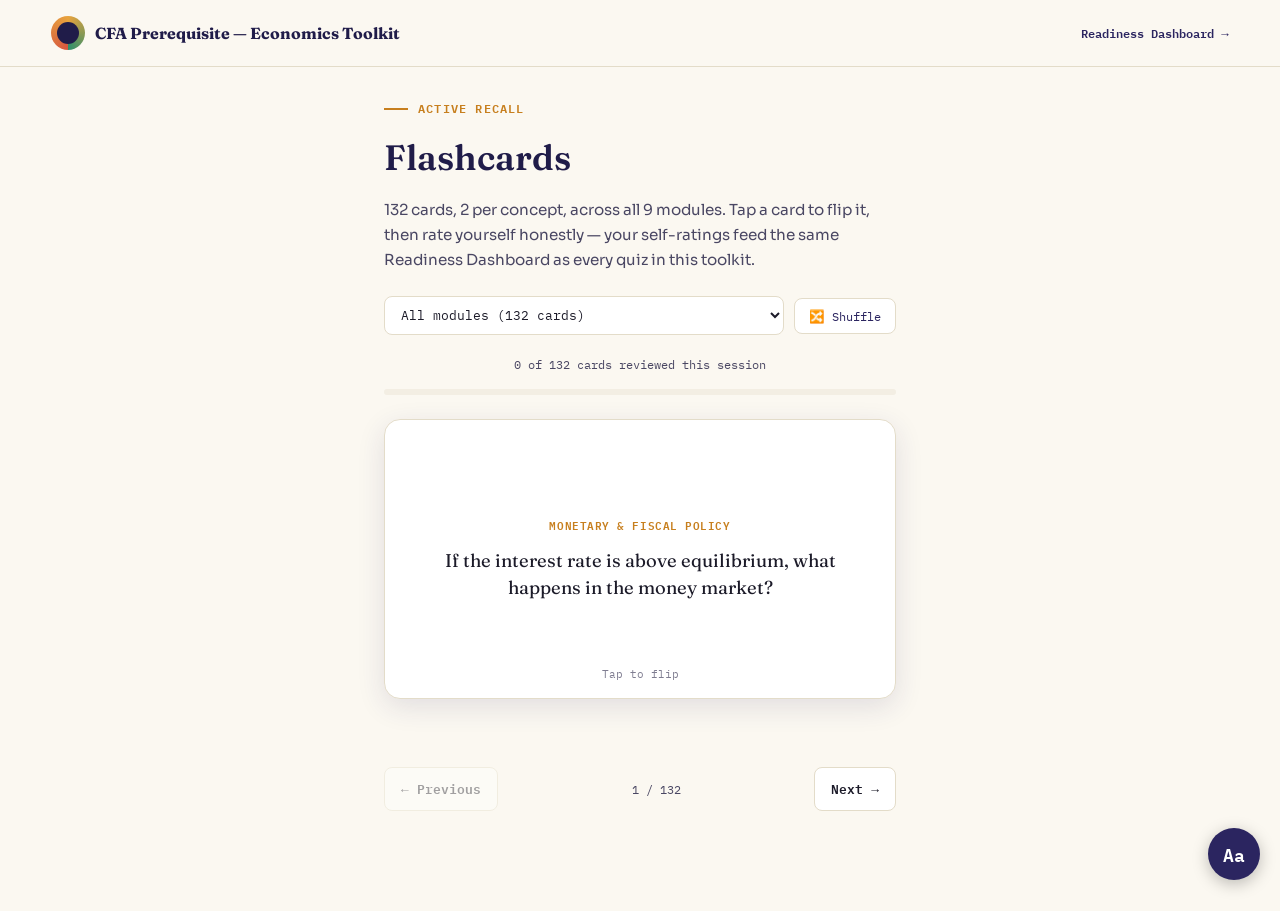
<file: flashcards/index.html>
<!DOCTYPE html>
<html lang="en">
<head>
<meta charset="UTF-8">
<meta name="viewport" content="width=device-width, initial-scale=1.0">
<title>Flashcards — CFA Prerequisite Economics Toolkit</title>
<link rel="stylesheet" href="styles.css">
<style>
  body{ margin:0; background:var(--paper); }
  .topbar{
    padding:16px 4vw; display:flex; align-items:center; justify-content:space-between;
    border-bottom:1px solid var(--line); position:sticky; top:0; background:var(--paper); z-index:10;
  }
  .topbar-left{ display:flex; align-items:center; gap:10px; text-decoration:none; }
  .brand-name{ font-family:var(--font-display); font-weight:700; font-size:1rem; color:var(--indigo-deep); }
  .wrap{ max-width:640px; margin:0 auto; padding:32px 5vw 80px; }
  .eyebrow{
    font-family:var(--font-mono); font-size:.75rem; letter-spacing:.1em; text-transform:uppercase;
    color:var(--amber-deep); font-weight:600; margin-bottom:10px; display:flex; align-items:center; gap:10px;
  }
  .eyebrow::before{ content:""; width:24px; height:2px; background:var(--amber-deep); display:inline-block; }
  h1{ font-family:var(--font-display); font-size:clamp(1.6rem,3.2vw,2.2rem); color:var(--indigo-deep); margin:0 0 10px; }
  .lede{ color:var(--ink-soft); font-size:.95rem; margin:0 0 24px; }

  .controls-row{ display:flex; gap:10px; align-items:center; margin-bottom:20px; flex-wrap:wrap; }
  .module-select{
    font-family:var(--font-mono); font-size:.8rem; padding:9px 12px; border-radius:8px; border:1.5px solid var(--line);
    background:#fff; color:var(--ink); flex:1; min-width:180px;
  }
  .shuffle-btn{
    font-family:var(--font-mono); font-size:.78rem; padding:9px 14px; border-radius:8px; border:1.5px solid var(--line);
    background:#fff; color:var(--indigo); cursor:pointer; white-space:nowrap;
  }
  .shuffle-btn:hover{ background:var(--paper-dim); }

  .deck-progress{
    font-family:var(--font-mono); font-size:.75rem; color:var(--ink-soft); text-align:center; margin-bottom:14px;
  }
  .deck-track{ height:6px; background:var(--paper-dim); border-radius:3px; overflow:hidden; margin-bottom:24px; }
  .deck-fill{ height:100%; background:var(--indigo); border-radius:3px; transition:width .2s; }

  .card-scene{ perspective:1400px; margin-bottom:20px; }
  .flashcard{
    position:relative; width:100%; min-height:280px; cursor:pointer;
    transform-style:preserve-3d; transition:transform .5s cubic-bezier(.4,.2,.2,1);
  }
  .flashcard.flipped{ transform:rotateY(180deg); }
  .card-face{
    position:absolute; inset:0; backface-visibility:hidden; border-radius:16px;
    display:flex; flex-direction:column; align-items:center; justify-content:center; text-align:center;
    padding:32px 28px; box-shadow:0 8px 28px rgba(43,37,96,.12);
  }
  .card-front{ background:#fff; border:1.5px solid var(--line); }
  .card-back{ background:var(--indigo-deep); color:#fff; transform:rotateY(180deg); }
  .card-tag{
    font-family:var(--font-mono); font-size:.68rem; text-transform:uppercase; letter-spacing:.05em;
    color:var(--amber-deep); margin-bottom:14px; font-weight:700;
  }
  .card-back .card-tag{ color:var(--amber); }
  .card-text{ font-family:var(--font-display); font-size:1.15rem; line-height:1.45; color:var(--ink); }
  .card-back .card-text{ color:#fff; font-family:var(--font-sans, inherit); font-size:1rem; font-weight:400; line-height:1.6; }
  .card-hint{
    position:absolute; bottom:14px; font-family:var(--font-mono); font-size:.68rem; color:var(--ink-soft); opacity:.7;
  }
  .card-back .card-hint{ color:#cfc9e8; }

  .nav-row{ display:flex; align-items:center; justify-content:space-between; gap:10px; margin-bottom:20px; }
  .nav-btn{
    font-family:var(--font-mono); font-size:.8rem; font-weight:600; padding:10px 16px; border-radius:8px;
    border:1.5px solid var(--line); background:#fff; color:var(--ink); cursor:pointer;
  }
  .nav-btn:hover:not(:disabled){ background:var(--paper-dim); }
  .nav-btn:disabled{ opacity:.4; cursor:not-allowed; }
  .nav-counter{ font-family:var(--font-mono); font-size:.78rem; color:var(--ink-soft); }

  .self-assess-row{ display:flex; gap:10px; }
  .assess-btn{
    flex:1; font-family:var(--font-mono); font-size:.82rem; font-weight:700; padding:13px; border-radius:10px;
    border:none; cursor:pointer; opacity:0; pointer-events:none; transition:opacity .2s;
  }
  .assess-btn.show{ opacity:1; pointer-events:auto; }
  .assess-btn.still-learning{ background:#FBE7E2; color:#8a2f1c; }
  .assess-btn.still-learning:hover{ background:#f5d3ca; }
  .assess-btn.got-it{ background:#E4F4EC; color:#1c5b41; }
  .assess-btn.got-it:hover{ background:#d3ecdf; }

  .empty-deck{ text-align:center; padding:60px 20px; color:var(--ink-soft); }

  @media (max-width: 480px){
    .flashcard{ min-height:240px; }
    .card-text{ font-size:1rem; }
  }
</style>
</head>
<body>

<div class="topbar">
  <a href="../index.html" class="topbar-left">
    <span class="brand-mark"></span>
    <span class="brand-name">CFA Prerequisite — Economics Toolkit</span>
  </a>
  <a href="../readiness/index.html" style="font-family:var(--font-mono); font-size:.78rem; color:var(--indigo); text-decoration:none; font-weight:600;">Readiness Dashboard →</a>
</div>

<div class="wrap">
  <div class="eyebrow">Active Recall</div>
  <h1>Flashcards</h1>
  <p class="lede">132 cards, 2 per concept, across all 9 modules. Tap a card to flip it, then rate yourself honestly — your self-ratings feed the same Readiness Dashboard as every quiz in this toolkit.</p>

  <div class="controls-row">
    <select class="module-select" id="moduleSelect">
      <option value="all">All modules (132 cards)</option>
    </select>
    <button class="shuffle-btn" id="shuffleBtn">🔀 Shuffle</button>
  </div>

  <div class="deck-progress" id="deckProgress"></div>
  <div class="deck-track"><div class="deck-fill" id="deckFill"></div></div>

  <div id="cardArea">
    <!-- populated by JS -->
  </div>
</div>

<script src="../diagnostics.js"></script>
<script src="script.js"></script>
<script src="../accessibility.js"></script>
</body>
</html>
</file>
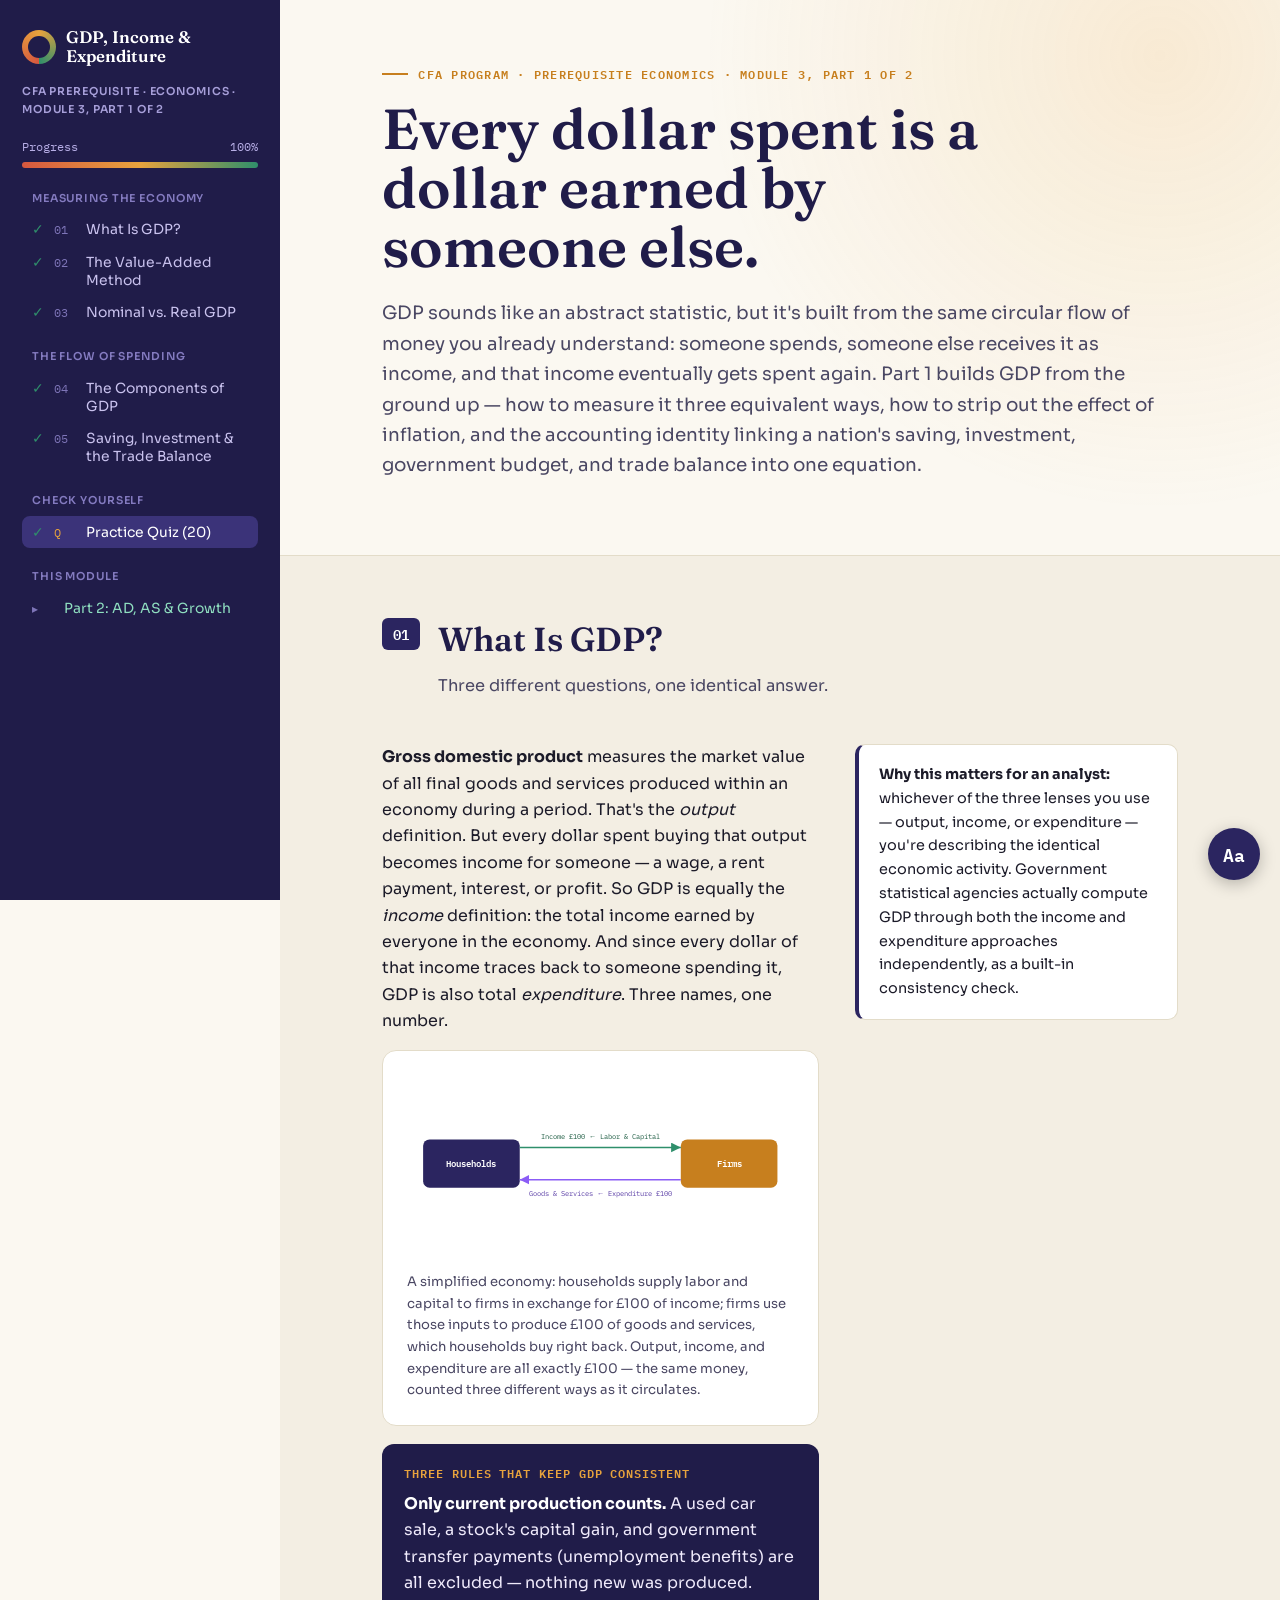
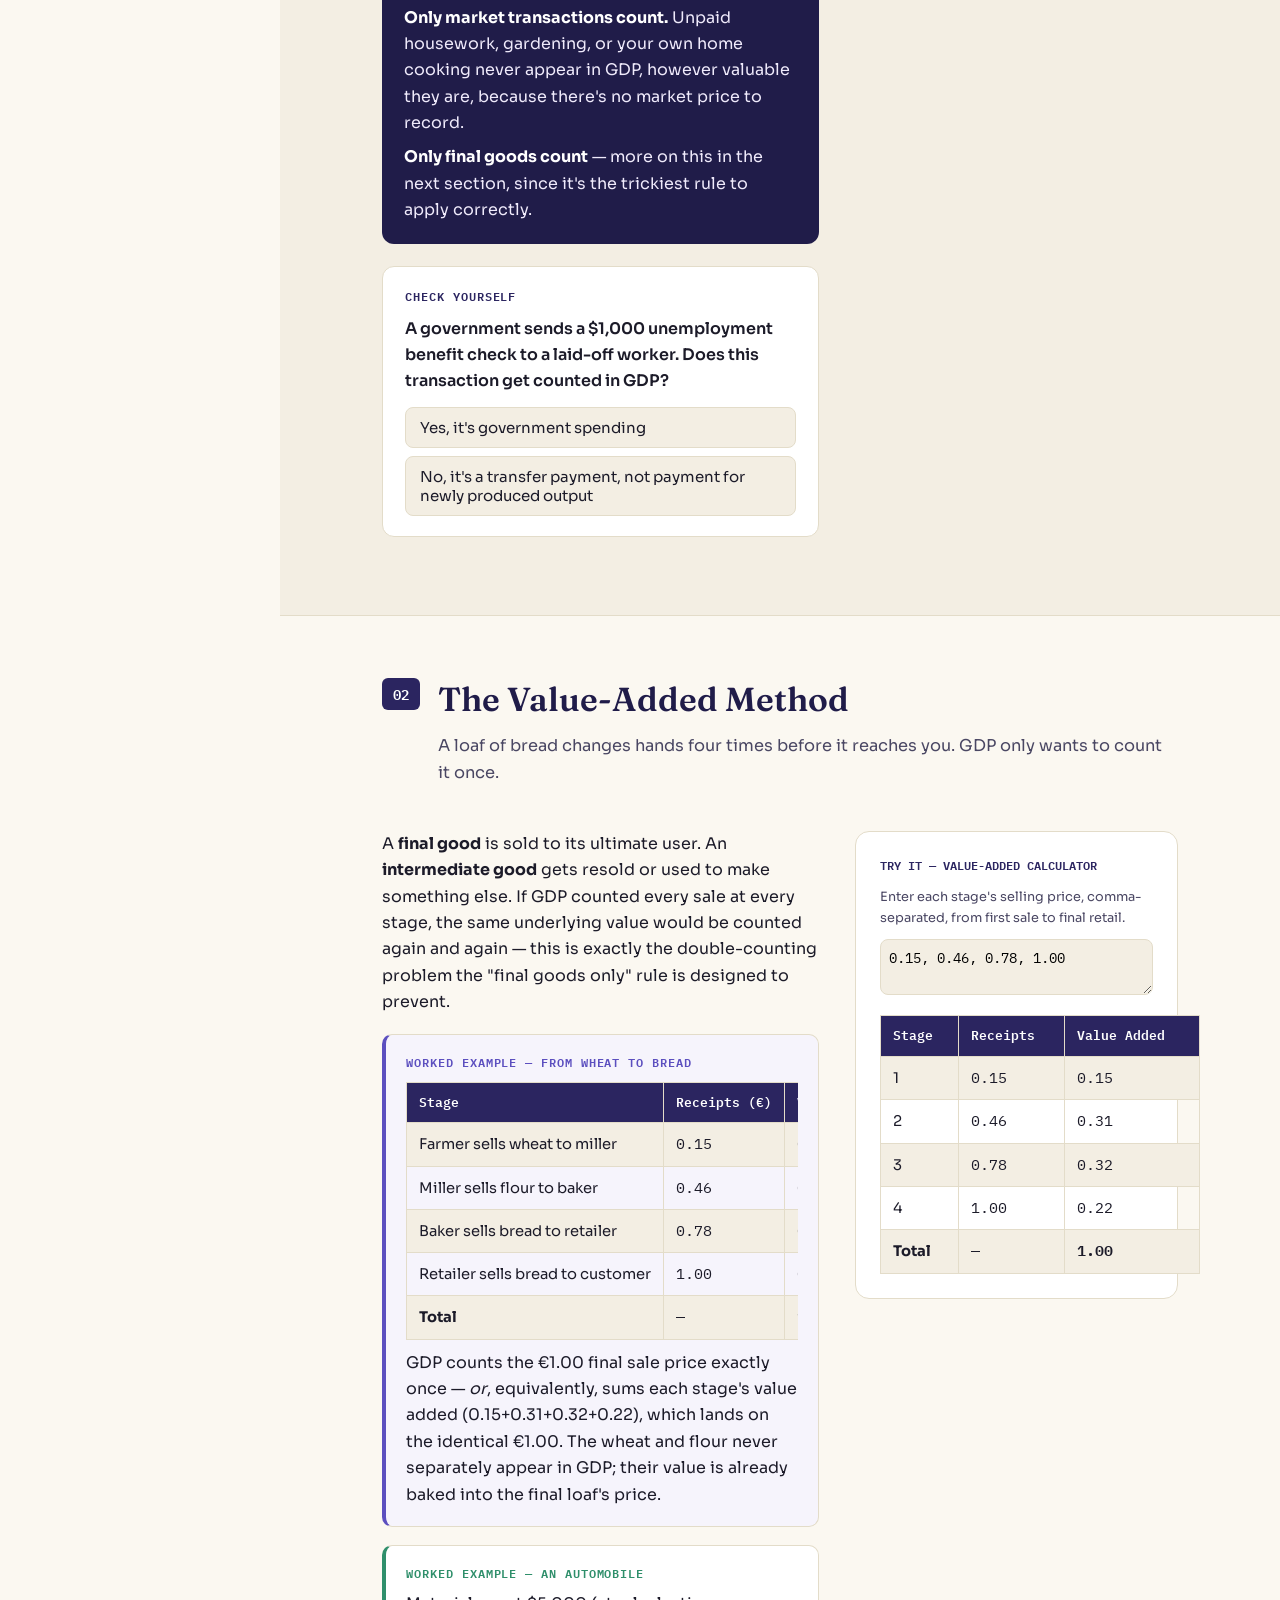
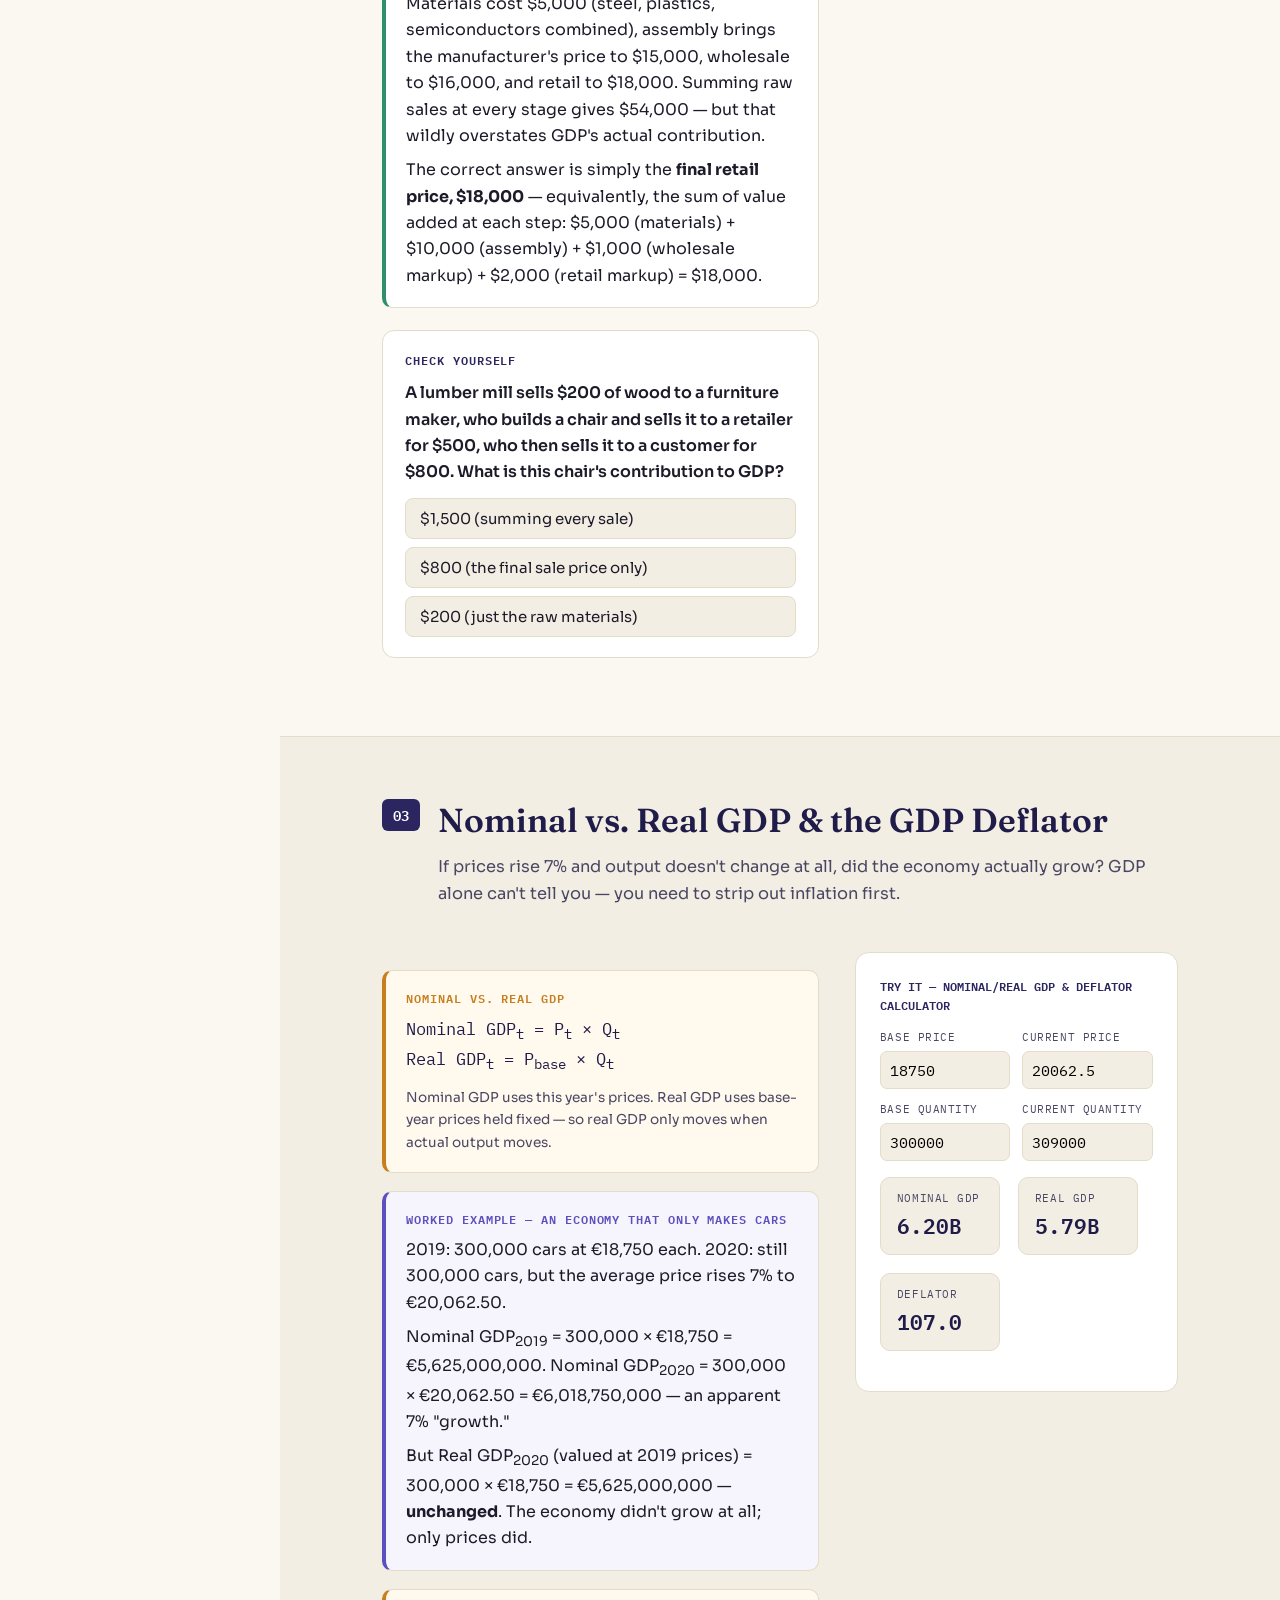
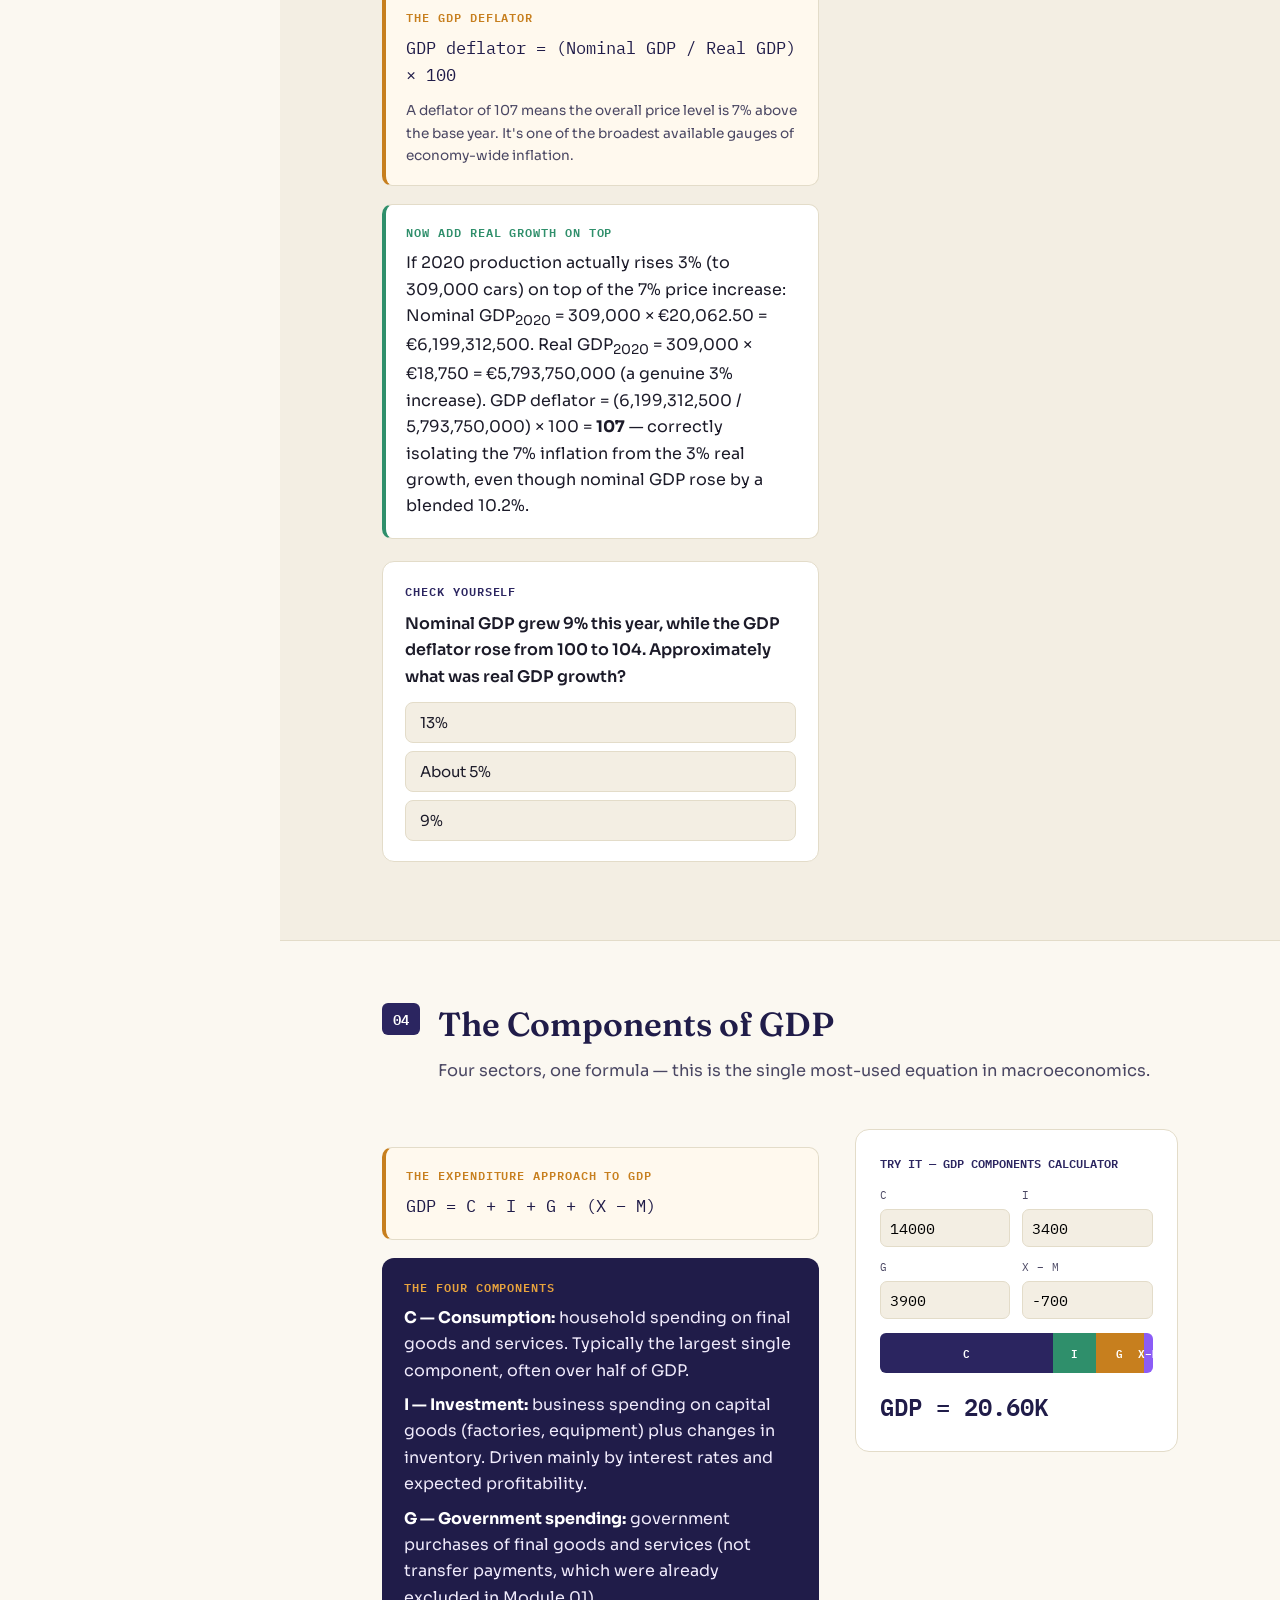
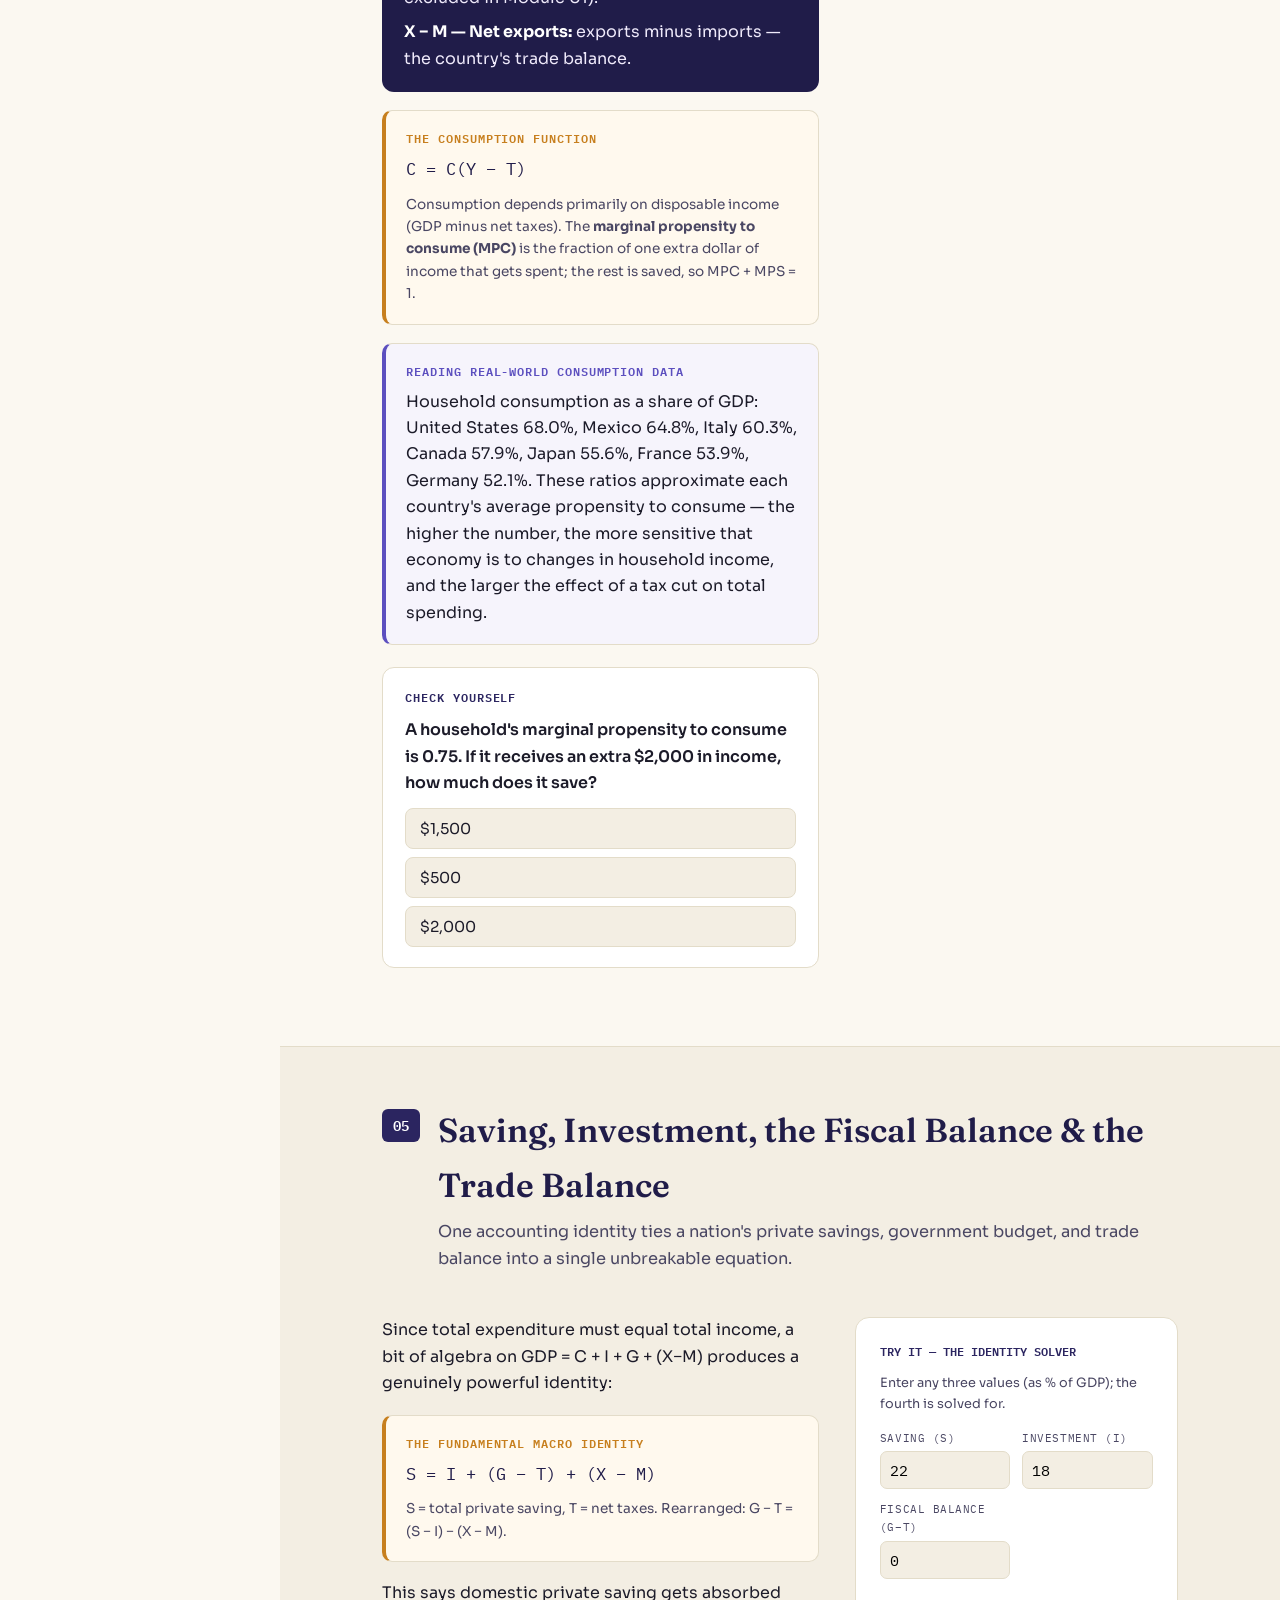
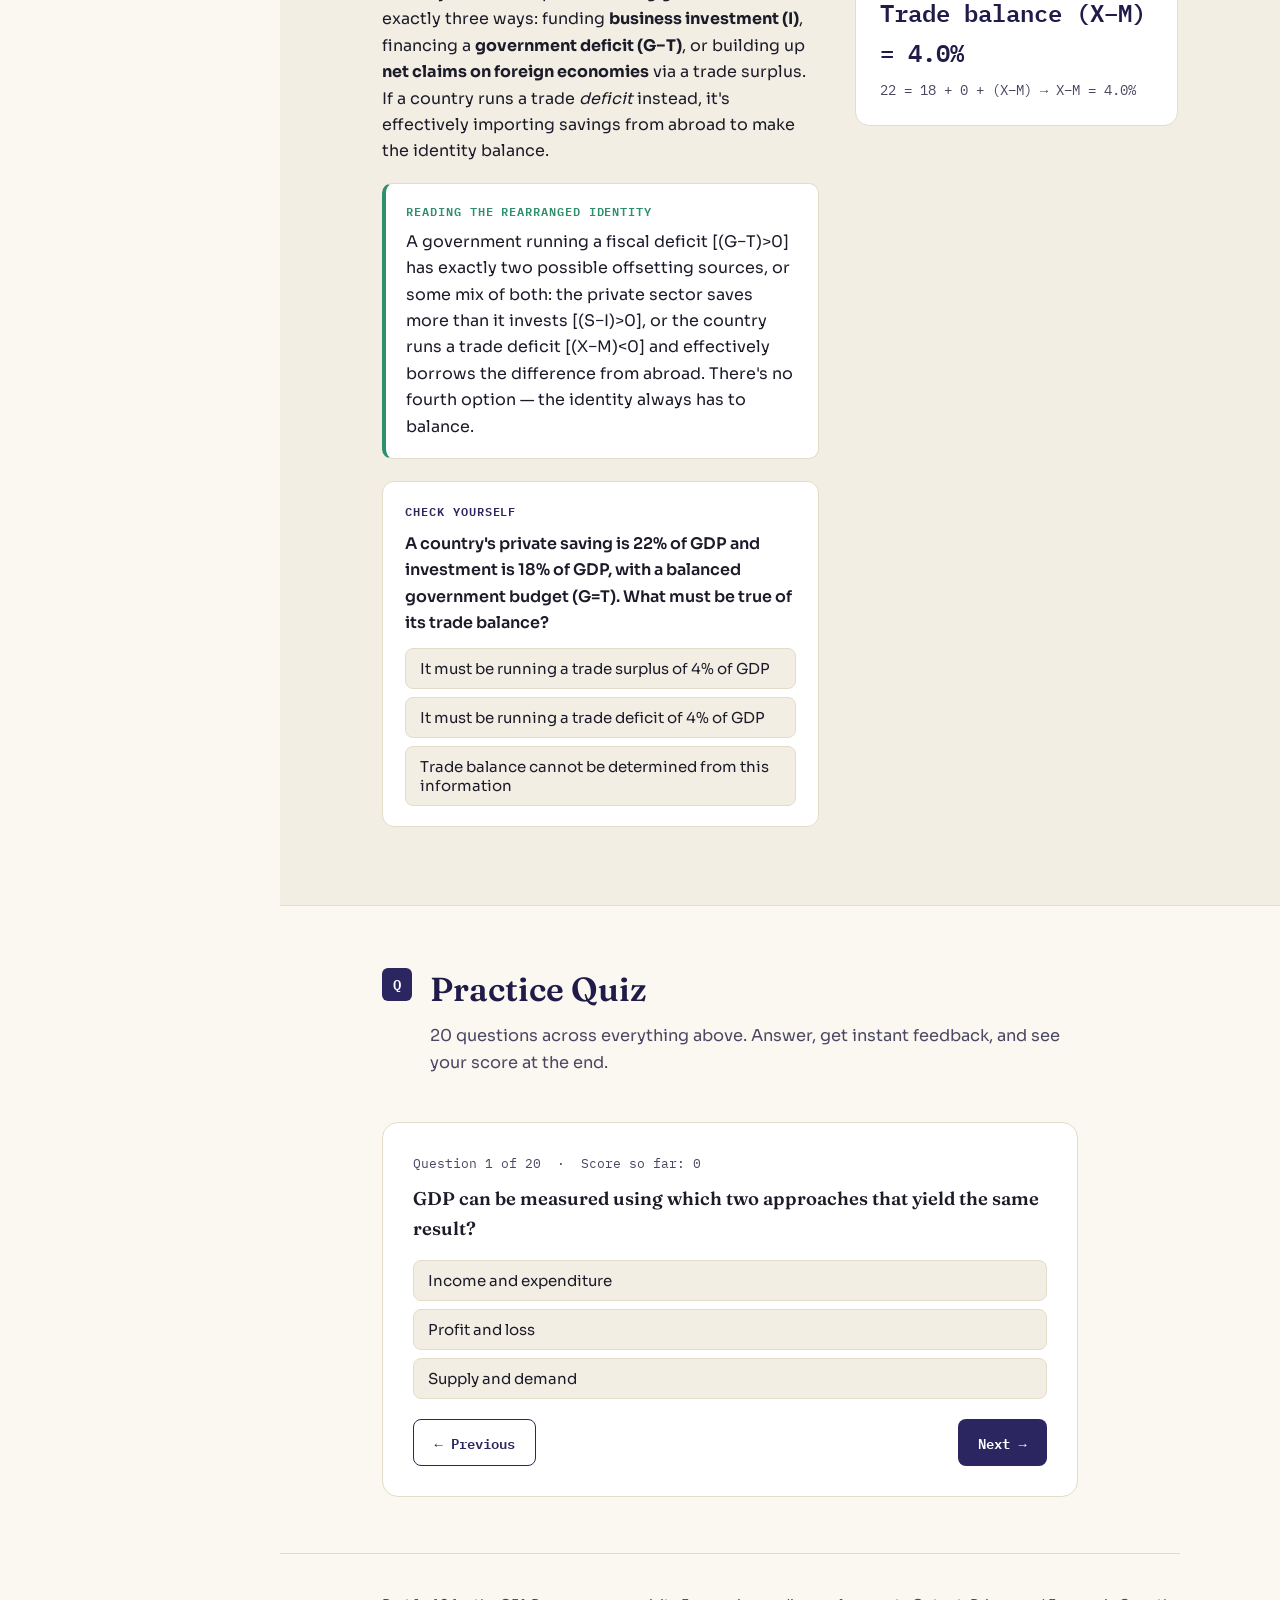
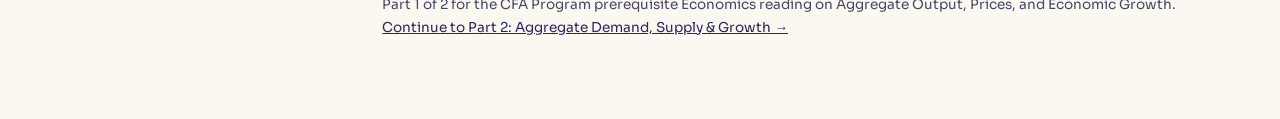
<file: gdp-income/index.html>
<!DOCTYPE html>
<html lang="en">
<head>
<meta charset="UTF-8">
<meta name="viewport" content="width=device-width, initial-scale=1.0">
<title>GDP, Income &amp; Expenditure (Part 1) — CFA Prerequisite Economics Toolkit</title>
<link rel="stylesheet" href="styles.css">
</head>
<body>

<div class="mobile-bar">
  <strong style="font-family:var(--font-display)">Y = C+I+G+NX</strong>
  <button id="sidebarToggle">Menu</button>
</div>

<div class="app">
  <nav class="sidebar" id="sidebar">
    <a href="../index.html" class="brand">
      <span class="brand-mark"></span>
      <span class="brand-name">GDP, Income &amp;<br>Expenditure</span>
    </a>
    <div class="brand-sub">CFA Prerequisite · Economics · Module 3, Part 1 of 2</div>

    <div class="progress-wrap">
      <div class="progress-label"><span>Progress</span><span id="progressPct">0%</span></div>
      <div class="progress-track"><div class="progress-fill" id="progressFill"></div></div>
    </div>

    <div class="toc-group-label">Measuring the Economy</div>
    <ul class="toc">
      <li><a href="#sec-gdpdefinition" data-sec="sec-gdpdefinition"><span class="num">01</span>What Is GDP?</a></li>
      <li><a href="#sec-valueadded" data-sec="sec-valueadded"><span class="num">02</span>The Value-Added Method</a></li>
      <li><a href="#sec-nominalreal" data-sec="sec-nominalreal"><span class="num">03</span>Nominal vs. Real GDP</a></li>
    </ul>

    <div class="toc-group-label">The Flow of Spending</div>
    <ul class="toc">
      <li><a href="#sec-components" data-sec="sec-components"><span class="num">04</span>The Components of GDP</a></li>
      <li><a href="#sec-savingidentity" data-sec="sec-savingidentity"><span class="num">05</span>Saving, Investment &amp; the Trade Balance</a></li>
    </ul>

    <div class="toc-group-label">Check Yourself</div>
    <ul class="toc">
      <li><a href="#sec-quiz" data-sec="sec-quiz"><span class="num">Q</span>Practice Quiz (20)</a></li>
    </ul>

    <div class="toc-group-label">This Module</div>
    <ul class="toc">
      <li><a href="../ad-as-growth/index.html" style="color:#8FDFC0;"><span class="num">▸</span>Part 2: AD, AS &amp; Growth</a></li>
    </ul>
  </nav>

  <main id="top">
    <header class="hero">
      <div class="eyebrow">CFA Program · Prerequisite Economics · Module 3, Part 1 of 2</div>
      <h1>Every dollar spent is a dollar earned by someone else.</h1>
      <p class="lede">GDP sounds like an abstract statistic, but it's built from the same circular flow of money you already understand: someone spends, someone else receives it as income, and that income eventually gets spent again. Part 1 builds GDP from the ground up — how to measure it three equivalent ways, how to strip out the effect of inflation, and the accounting identity linking a nation's saving, investment, government budget, and trade balance into one equation.</p>
    </header>

    <!-- =========================================================
         01 WHAT IS GDP
    ========================================================== -->
    <section class="section" id="sec-gdpdefinition">
      <div class="section-head">
        <span class="section-tag">01</span>
        <div>
          <h2>What Is GDP?</h2>
          <p class="subhead">Three different questions, one identical answer.</p>
        </div>
      </div>
      <div class="content-grid">
        <div>
          <p><strong>Gross domestic product</strong> measures the market value of all final goods and services produced within an economy during a period. That's the <em>output</em> definition. But every dollar spent buying that output becomes income for someone — a wage, a rent payment, interest, or profit. So GDP is equally the <em>income</em> definition: the total income earned by everyone in the economy. And since every dollar of that income traces back to someone spending it, GDP is also total <em>expenditure</em>. Three names, one number.</p>

          <div class="chart-card">
            <div id="circularFlowChart"></div>
            <p style="font-size:.82rem; color:var(--ink-soft); margin:10px 0 0;">A simplified economy: households supply labor and capital to firms in exchange for £100 of income; firms use those inputs to produce £100 of goods and services, which households buy right back. Output, income, and expenditure are all exactly £100 — the same money, counted three different ways as it circulates.</p>
          </div>

          <div class="definition">
            <div class="label">Three rules that keep GDP consistent</div>
            <p style="margin-bottom:8px;"><strong>Only current production counts.</strong> A used car sale, a stock's capital gain, and government transfer payments (unemployment benefits) are all excluded — nothing new was produced.</p>
            <p style="margin-bottom:8px;"><strong>Only market transactions count.</strong> Unpaid housework, gardening, or your own home cooking never appear in GDP, however valuable they are, because there's no market price to record.</p>
            <p style="margin:0;"><strong>Only final goods count</strong> — more on this in the next section, since it's the trickiest rule to apply correctly.</p>
          </div>

          <div class="checkin" data-checkin="c1">
            <div class="label">Check yourself</div>
            <div class="q">A government sends a $1,000 unemployment benefit check to a laid-off worker. Does this transaction get counted in GDP?</div>
            <div class="opt-list">
              <button class="opt-btn" data-correct="false">Yes, it's government spending</button>
              <button class="opt-btn" data-correct="true">No, it's a transfer payment, not payment for newly produced output</button>
            </div>
            <div class="checkin-feedback">Correct — transfer payments move money without any corresponding new production, so they're excluded from GDP entirely.</div>
          </div>
        </div>
        <div>
          <div class="callout" style="margin-top:0;">
            <p style="margin:0; font-size:.9rem;"><strong>Why this matters for an analyst:</strong> whichever of the three lenses you use — output, income, or expenditure — you're describing the identical economic activity. Government statistical agencies actually compute GDP through both the income and expenditure approaches independently, as a built-in consistency check.</p>
          </div>
        </div>
      </div>
    </section>

    <!-- =========================================================
         02 THE VALUE-ADDED METHOD
    ========================================================== -->
    <section class="section" id="sec-valueadded">
      <div class="section-head">
        <span class="section-tag">02</span>
        <div>
          <h2>The Value-Added Method</h2>
          <p class="subhead">A loaf of bread changes hands four times before it reaches you. GDP only wants to count it once.</p>
        </div>
      </div>
      <div class="content-grid">
        <div>
          <p>A <strong>final good</strong> is sold to its ultimate user. An <strong>intermediate good</strong> gets resold or used to make something else. If GDP counted every sale at every stage, the same underlying value would be counted again and again — this is exactly the double-counting problem the "final goods only" rule is designed to prevent.</p>

          <div class="callout finance">
            <div class="label">Worked example — from wheat to bread</div>
            <table class="exhibit" style="margin:10px 0;">
              <tr><th>Stage</th><th>Receipts (€)</th><th>Value added (€)</th></tr>
              <tr><td>Farmer sells wheat to miller</td><td class="num">0.15</td><td class="num">0.15</td></tr>
              <tr><td>Miller sells flour to baker</td><td class="num">0.46</td><td class="num">0.31</td></tr>
              <tr><td>Baker sells bread to retailer</td><td class="num">0.78</td><td class="num">0.32</td></tr>
              <tr><td>Retailer sells bread to customer</td><td class="num">1.00</td><td class="num">0.22</td></tr>
              <tr><td><strong>Total</strong></td><td class="num">—</td><td class="num"><strong>1.00</strong></td></tr>
            </table>
            <p style="margin:0;">GDP counts the €1.00 final sale price exactly once — <em>or</em>, equivalently, sums each stage's value added (0.15+0.31+0.32+0.22), which lands on the identical €1.00. The wheat and flour never separately appear in GDP; their value is already baked into the final loaf's price.</p>
          </div>

          <div class="callout example">
            <div class="label">Worked example — an automobile</div>
            <p style="margin:0 0 8px;">Materials cost $5,000 (steel, plastics, semiconductors combined), assembly brings the manufacturer's price to $15,000, wholesale to $16,000, and retail to $18,000. Summing raw sales at every stage gives $54,000 — but that wildly overstates GDP's actual contribution.</p>
            <p style="margin:0;">The correct answer is simply the <strong>final retail price, $18,000</strong> — equivalently, the sum of value added at each step: $5,000 (materials) + $10,000 (assembly) + $1,000 (wholesale markup) + $2,000 (retail markup) = $18,000.</p>
          </div>

          <div class="checkin" data-checkin="c2">
            <div class="label">Check yourself</div>
            <div class="q">A lumber mill sells $200 of wood to a furniture maker, who builds a chair and sells it to a retailer for $500, who then sells it to a customer for $800. What is this chair's contribution to GDP?</div>
            <div class="opt-list">
              <button class="opt-btn" data-correct="false">$1,500 (summing every sale)</button>
              <button class="opt-btn" data-correct="true">$800 (the final sale price only)</button>
              <button class="opt-btn" data-correct="false">$200 (just the raw materials)</button>
            </div>
            <div class="checkin-feedback">Correct — only the final sale to the end customer, $800, counts toward GDP. Summing the value added at each stage (200+300+300=800) gives the identical answer.</div>
          </div>
        </div>
        <div>
          <div class="dist-card" style="margin-top:0;">
            <div class="label" style="font-family:var(--font-mono); font-size:.72rem; text-transform:uppercase; color:var(--indigo); font-weight:700; margin-bottom:12px;">Try it — value-added calculator</div>
            <p style="font-size:.8rem; color:var(--ink-soft); margin:0 0 10px;">Enter each stage's selling price, comma-separated, from first sale to final retail.</p>
            <textarea id="vaInput" rows="2" style="width:100%; font-family:var(--font-mono); font-size:.9rem; padding:8px; border:1.5px solid var(--line); border-radius:8px; background:var(--paper-dim);">0.15, 0.46, 0.78, 1.00</textarea>
            <div id="vaTable" style="margin-top:12px;"></div>
          </div>
        </div>
      </div>
    </section>

    <!-- =========================================================
         03 NOMINAL VS REAL GDP
    ========================================================== -->
    <section class="section" id="sec-nominalreal">
      <div class="section-head">
        <span class="section-tag">03</span>
        <div>
          <h2>Nominal vs. Real GDP &amp; the GDP Deflator</h2>
          <p class="subhead">If prices rise 7% and output doesn't change at all, did the economy actually grow? GDP alone can't tell you — you need to strip out inflation first.</p>
        </div>
      </div>
      <div class="content-grid">
        <div>
          <div class="callout formula">
            <div class="label">Nominal vs. real GDP</div>
            <div class="formula-body">
              Nominal GDP<sub>t</sub> = P<sub>t</sub> × Q<sub>t</sub><br>
              Real GDP<sub>t</sub> = P<sub>base</sub> × Q<sub>t</sub>
            </div>
            <p style="margin:10px 0 0; font-size:.85rem; color:var(--ink-soft);">Nominal GDP uses this year's prices. Real GDP uses base-year prices held fixed — so real GDP only moves when actual output moves.</p>
          </div>

          <div class="callout finance">
            <div class="label">Worked example — an economy that only makes cars</div>
            <p style="margin:0 0 8px;">2019: 300,000 cars at €18,750 each. 2020: still 300,000 cars, but the average price rises 7% to €20,062.50.</p>
            <p style="margin:0 0 8px;">Nominal GDP<sub>2019</sub> = 300,000 × €18,750 = €5,625,000,000. Nominal GDP<sub>2020</sub> = 300,000 × €20,062.50 = €6,018,750,000 — an apparent 7% "growth."</p>
            <p style="margin:0;">But Real GDP<sub>2020</sub> (valued at 2019 prices) = 300,000 × €18,750 = €5,625,000,000 — <strong>unchanged</strong>. The economy didn't grow at all; only prices did.</p>
          </div>

          <div class="callout formula">
            <div class="label">The GDP deflator</div>
            <div class="formula-body">GDP deflator = (Nominal GDP / Real GDP) × 100</div>
            <p style="margin:10px 0 0; font-size:.85rem; color:var(--ink-soft);">A deflator of 107 means the overall price level is 7% above the base year. It's one of the broadest available gauges of economy-wide inflation.</p>
          </div>

          <div class="callout example">
            <div class="label">Now add real growth on top</div>
            <p style="margin:0;">If 2020 production actually rises 3% (to 309,000 cars) on top of the 7% price increase: Nominal GDP<sub>2020</sub> = 309,000 × €20,062.50 = €6,199,312,500. Real GDP<sub>2020</sub> = 309,000 × €18,750 = €5,793,750,000 (a genuine 3% increase). GDP deflator = (6,199,312,500 / 5,793,750,000) × 100 = <strong>107</strong> — correctly isolating the 7% inflation from the 3% real growth, even though nominal GDP rose by a blended 10.2%.</p>
          </div>

          <div class="checkin" data-checkin="c3">
            <div class="label">Check yourself</div>
            <div class="q">Nominal GDP grew 9% this year, while the GDP deflator rose from 100 to 104. Approximately what was real GDP growth?</div>
            <div class="opt-list">
              <button class="opt-btn" data-correct="false">13%</button>
              <button class="opt-btn" data-correct="true">About 5%</button>
              <button class="opt-btn" data-correct="false">9%</button>
            </div>
            <div class="checkin-feedback">Correct — real GDP growth ≈ nominal growth − inflation ≈ 9% − 4% = 5% (the exact figure is (1.09/1.04)−1 ≈ 4.8%).</div>
          </div>
        </div>
        <div>
          <div class="dist-card" style="margin-top:0;">
            <div class="label" style="font-family:var(--font-mono); font-size:.72rem; text-transform:uppercase; color:var(--indigo); font-weight:700; margin-bottom:12px;">Try it — nominal/real GDP &amp; deflator calculator</div>
            <div class="tvm-grid">
              <div class="tvm-field"><label>Base price</label><input type="number" id="gdpPBase" value="18750" step="1"></div>
              <div class="tvm-field"><label>Current price</label><input type="number" id="gdpPCurrent" value="20062.5" step="1"></div>
              <div class="tvm-field"><label>Base quantity</label><input type="number" id="gdpQBase" value="300000" step="1"></div>
              <div class="tvm-field"><label>Current quantity</label><input type="number" id="gdpQCurrent" value="309000" step="1"></div>
            </div>
            <div class="stat-readout-row" id="gdpOut">
              <div class="stat-readout"><div class="k">Nominal GDP</div><div class="v">6.20B</div></div>
              <div class="stat-readout"><div class="k">Real GDP</div><div class="v">5.79B</div></div>
              <div class="stat-readout"><div class="k">Deflator</div><div class="v">107.0</div></div>
            </div>
          </div>
        </div>
      </div>
    </section>

    <!-- =========================================================
         04 COMPONENTS OF GDP
    ========================================================== -->
    <section class="section" id="sec-components">
      <div class="section-head">
        <span class="section-tag">04</span>
        <div>
          <h2>The Components of GDP</h2>
          <p class="subhead">Four sectors, one formula — this is the single most-used equation in macroeconomics.</p>
        </div>
      </div>
      <div class="content-grid">
        <div>
          <div class="callout formula">
            <div class="label">The expenditure approach to GDP</div>
            <div class="formula-body">GDP = C + I + G + (X − M)</div>
          </div>

          <div class="definition">
            <div class="label">The four components</div>
            <p style="margin-bottom:8px;"><strong>C — Consumption:</strong> household spending on final goods and services. Typically the largest single component, often over half of GDP.</p>
            <p style="margin-bottom:8px;"><strong>I — Investment:</strong> business spending on capital goods (factories, equipment) plus changes in inventory. Driven mainly by interest rates and expected profitability.</p>
            <p style="margin-bottom:8px;"><strong>G — Government spending:</strong> government purchases of final goods and services (not transfer payments, which were already excluded in Module 01).</p>
            <p style="margin:0;"><strong>X − M — Net exports:</strong> exports minus imports — the country's trade balance.</p>
          </div>

          <div class="callout formula">
            <div class="label">The consumption function</div>
            <div class="formula-body">C = C(Y − T)</div>
            <p style="margin:10px 0 0; font-size:.85rem; color:var(--ink-soft);">Consumption depends primarily on disposable income (GDP minus net taxes). The <strong>marginal propensity to consume (MPC)</strong> is the fraction of one extra dollar of income that gets spent; the rest is saved, so MPC + MPS = 1.</p>
          </div>

          <div class="callout finance">
            <div class="label">Reading real-world consumption data</div>
            <p style="margin:0;">Household consumption as a share of GDP: United States 68.0%, Mexico 64.8%, Italy 60.3%, Canada 57.9%, Japan 55.6%, France 53.9%, Germany 52.1%. These ratios approximate each country's average propensity to consume — the higher the number, the more sensitive that economy is to changes in household income, and the larger the effect of a tax cut on total spending.</p>
          </div>

          <div class="checkin" data-checkin="c4">
            <div class="label">Check yourself</div>
            <div class="q">A household's marginal propensity to consume is 0.75. If it receives an extra $2,000 in income, how much does it save?</div>
            <div class="opt-list">
              <button class="opt-btn" data-correct="false">$1,500</button>
              <button class="opt-btn" data-correct="true">$500</button>
              <button class="opt-btn" data-correct="false">$2,000</button>
            </div>
            <div class="checkin-feedback">Correct — MPS = 1 − MPC = 1 − 0.75 = 0.25. Saving = 0.25 × $2,000 = $500.</div>
          </div>
        </div>
        <div>
          <div class="dist-card" style="margin-top:0;">
            <div class="label" style="font-family:var(--font-mono); font-size:.72rem; text-transform:uppercase; color:var(--indigo); font-weight:700; margin-bottom:12px;">Try it — GDP components calculator</div>
            <div class="tvm-grid">
              <div class="tvm-field"><label>C</label><input type="number" id="gcC" value="14000" step="10"></div>
              <div class="tvm-field"><label>I</label><input type="number" id="gcI" value="3400" step="10"></div>
              <div class="tvm-field"><label>G</label><input type="number" id="gcG" value="3900" step="10"></div>
              <div class="tvm-field"><label>X − M</label><input type="number" id="gcNX" value="-700" step="10"></div>
            </div>
            <div id="gcChart" style="margin:14px 0;"></div>
            <div class="tvm-result" id="gcResult">GDP = 20,600</div>
          </div>
        </div>
      </div>
    </section>

    <!-- =========================================================
         05 SAVING, INVESTMENT & TRADE BALANCE
    ========================================================== -->
    <section class="section" id="sec-savingidentity">
      <div class="section-head">
        <span class="section-tag">05</span>
        <div>
          <h2>Saving, Investment, the Fiscal Balance &amp; the Trade Balance</h2>
          <p class="subhead">One accounting identity ties a nation's private savings, government budget, and trade balance into a single unbreakable equation.</p>
        </div>
      </div>
      <div class="content-grid">
        <div>
          <p>Since total expenditure must equal total income, a bit of algebra on GDP = C + I + G + (X−M) produces a genuinely powerful identity:</p>

          <div class="callout formula">
            <div class="label">The fundamental macro identity</div>
            <div class="formula-body">S = I + (G − T) + (X − M)</div>
            <p style="margin:10px 0 0; font-size:.85rem; color:var(--ink-soft);">S = total private saving, T = net taxes. Rearranged: G − T = (S − I) − (X − M).</p>
          </div>

          <p>This says domestic private saving gets absorbed exactly three ways: funding <strong>business investment (I)</strong>, financing a <strong>government deficit (G−T)</strong>, or building up <strong>net claims on foreign economies</strong> via a trade surplus. If a country runs a trade <em>deficit</em> instead, it's effectively importing savings from abroad to make the identity balance.</p>

          <div class="callout example">
            <div class="label">Reading the rearranged identity</div>
            <p style="margin:0;">A government running a fiscal deficit [(G−T)&gt;0] has exactly two possible offsetting sources, or some mix of both: the private sector saves more than it invests [(S−I)&gt;0], or the country runs a trade deficit [(X−M)&lt;0] and effectively borrows the difference from abroad. There's no fourth option — the identity always has to balance.</p>
          </div>

          <div class="checkin" data-checkin="c5">
            <div class="label">Check yourself</div>
            <div class="q">A country's private saving is 22% of GDP and investment is 18% of GDP, with a balanced government budget (G=T). What must be true of its trade balance?</div>
            <div class="opt-list">
              <button class="opt-btn" data-correct="true">It must be running a trade surplus of 4% of GDP</button>
              <button class="opt-btn" data-correct="false">It must be running a trade deficit of 4% of GDP</button>
              <button class="opt-btn" data-correct="false">Trade balance cannot be determined from this information</button>
            </div>
            <div class="checkin-feedback">Correct — S = I + (G−T) + (X−M) → 22 = 18 + 0 + (X−M) → (X−M) = 4% of GDP, a trade surplus, since excess private saving beyond investment must show up as net foreign lending.</div>
          </div>
        </div>
        <div>
          <div class="dist-card" style="margin-top:0;">
            <div class="label" style="font-family:var(--font-mono); font-size:.72rem; text-transform:uppercase; color:var(--indigo); font-weight:700; margin-bottom:12px;">Try it — the identity solver</div>
            <p style="font-size:.8rem; color:var(--ink-soft); margin:0 0 10px;">Enter any three values (as % of GDP); the fourth is solved for.</p>
            <div class="tvm-grid">
              <div class="tvm-field"><label>Saving (S)</label><input type="number" id="idS" value="22" step="0.5"></div>
              <div class="tvm-field"><label>Investment (I)</label><input type="number" id="idI" value="18" step="0.5"></div>
              <div class="tvm-field"><label>Fiscal balance (G−T)</label><input type="number" id="idGT" value="0" step="0.5"></div>
            </div>
            <div class="tvm-result" id="idResult">Trade balance (X−M) = 4.0%</div>
            <div class="calc-steps" id="idSteps">22 = 18 + 0 + (X−M) → X−M = 4.0%</div>
          </div>
        </div>
      </div>
    </section>

    <!-- =========================================================
         QUIZ
    ========================================================== -->
    <section class="section" id="sec-quiz" style="max-width:900px;">
      <div class="section-head">
        <span class="section-tag">Q</span>
        <div>
          <h2>Practice Quiz</h2>
          <p class="subhead">20 questions across everything above. Answer, get instant feedback, and see your score at the end.</p>
        </div>
      </div>
      <div class="quiz-shell" id="quizShell">
        <!-- populated by JS -->
      </div>
    </section>

    <footer class="footer">
      Part 1 of 2 for the CFA Program prerequisite Economics reading on Aggregate Output, Prices, and Economic Growth. <a href="../ad-as-growth/index.html" style="color:var(--indigo);">Continue to Part 2: Aggregate Demand, Supply &amp; Growth →</a>
    </footer>
  </main>
</div>

<script src="../diagnostics.js"></script>
<script src="script.js"></script>
<script src="../accessibility.js"></script>
</body>
</html>
</file>
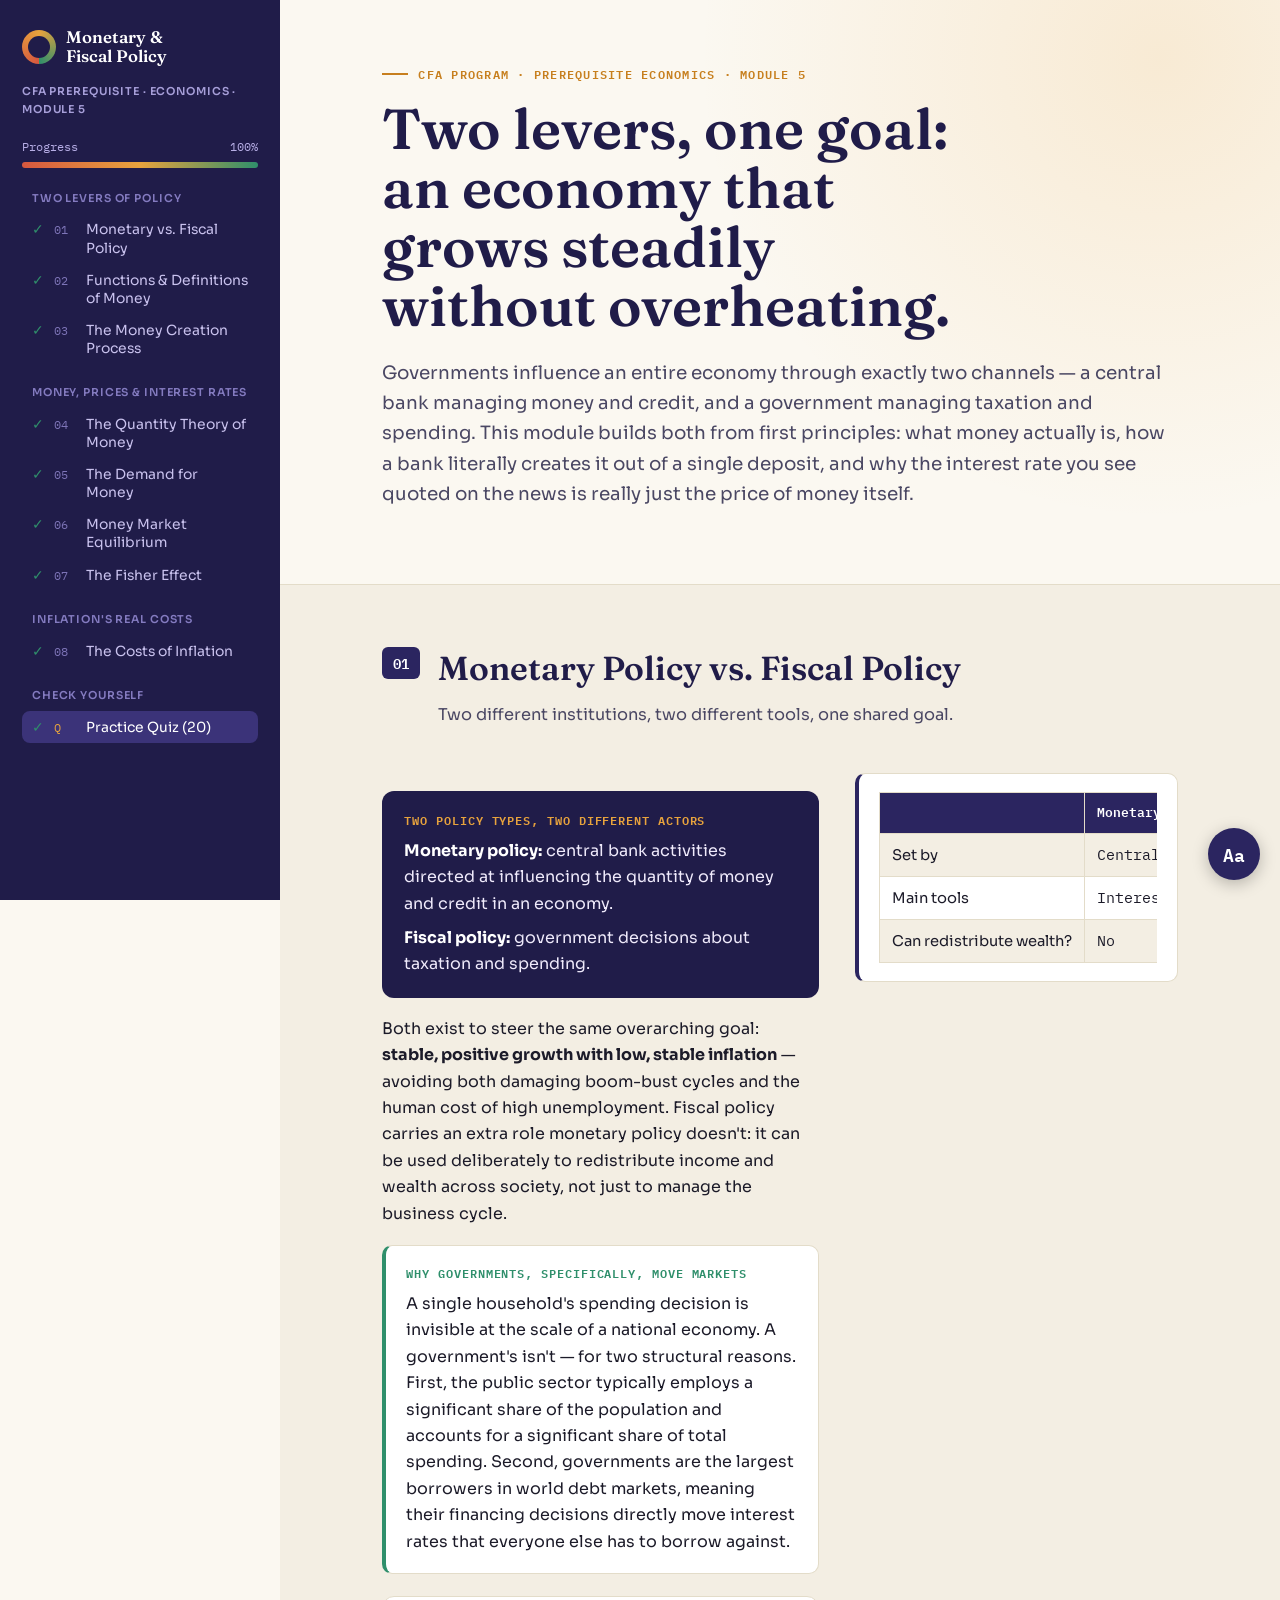
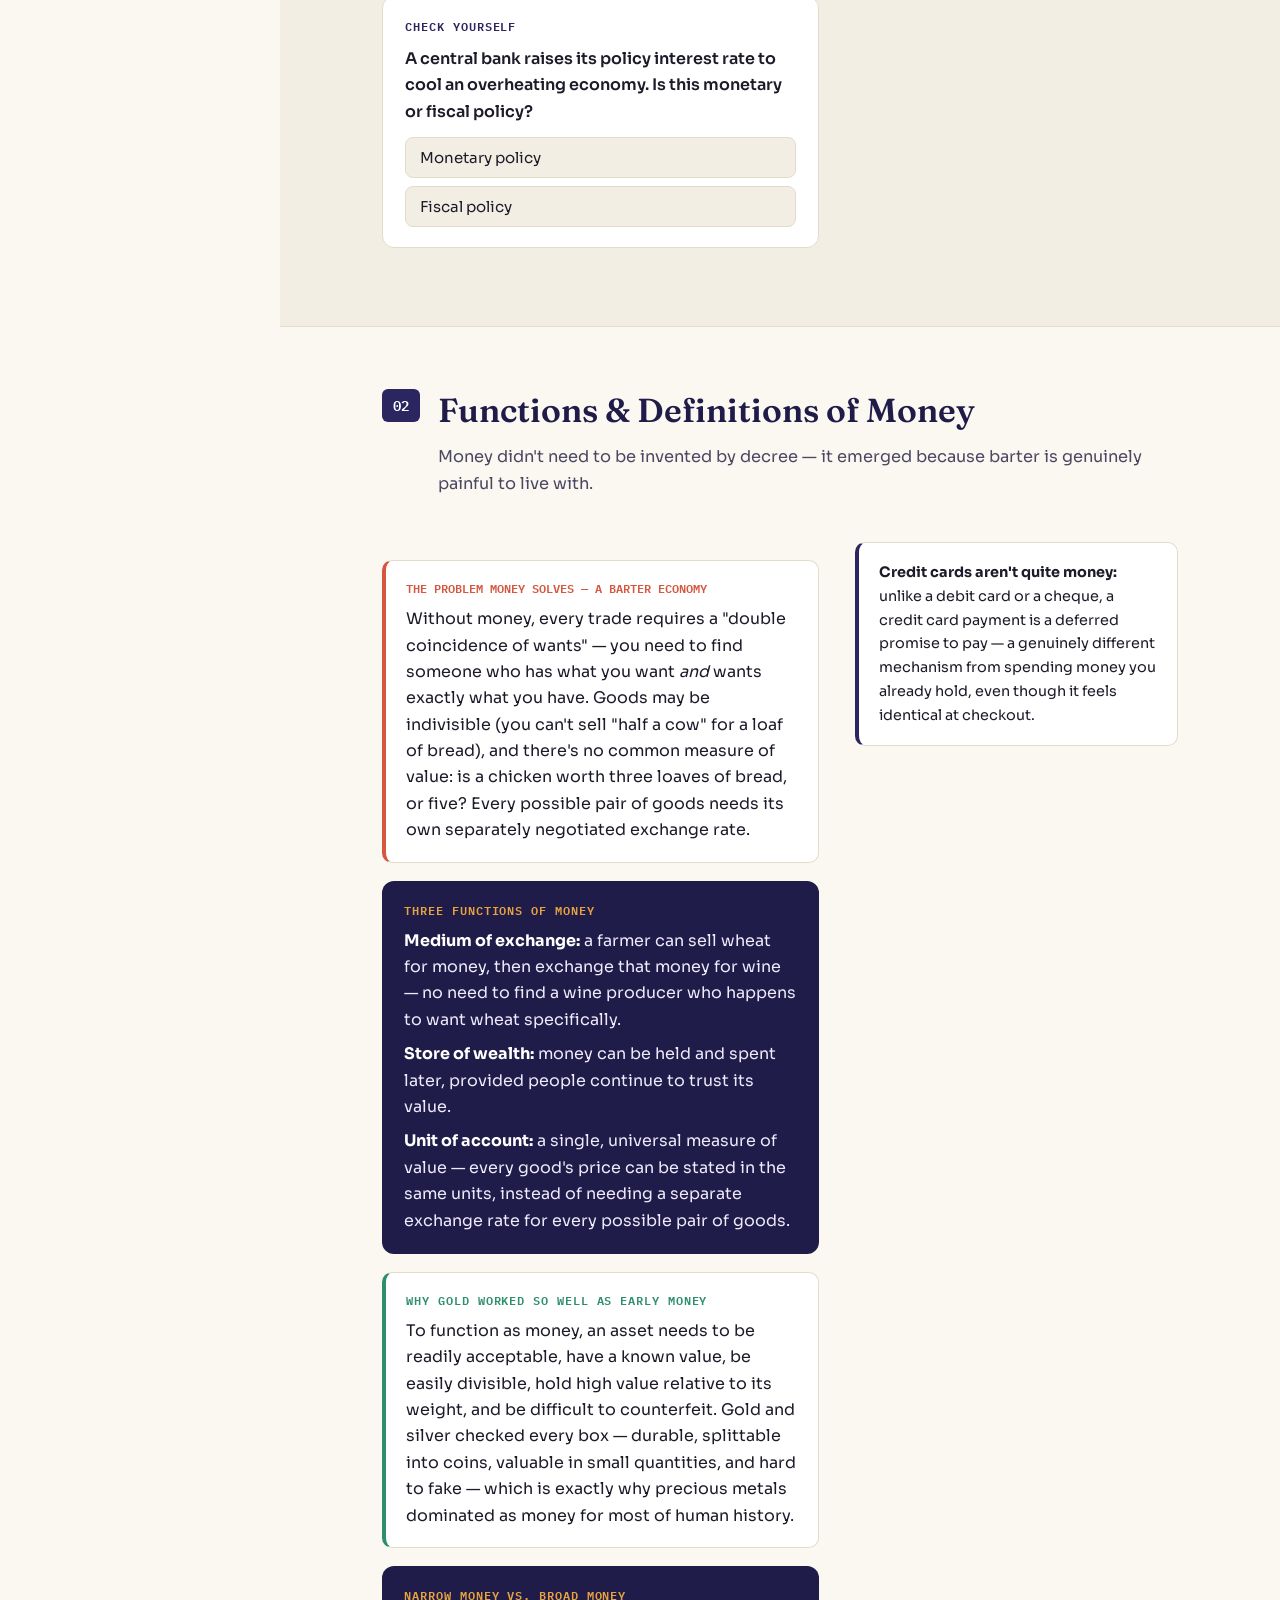
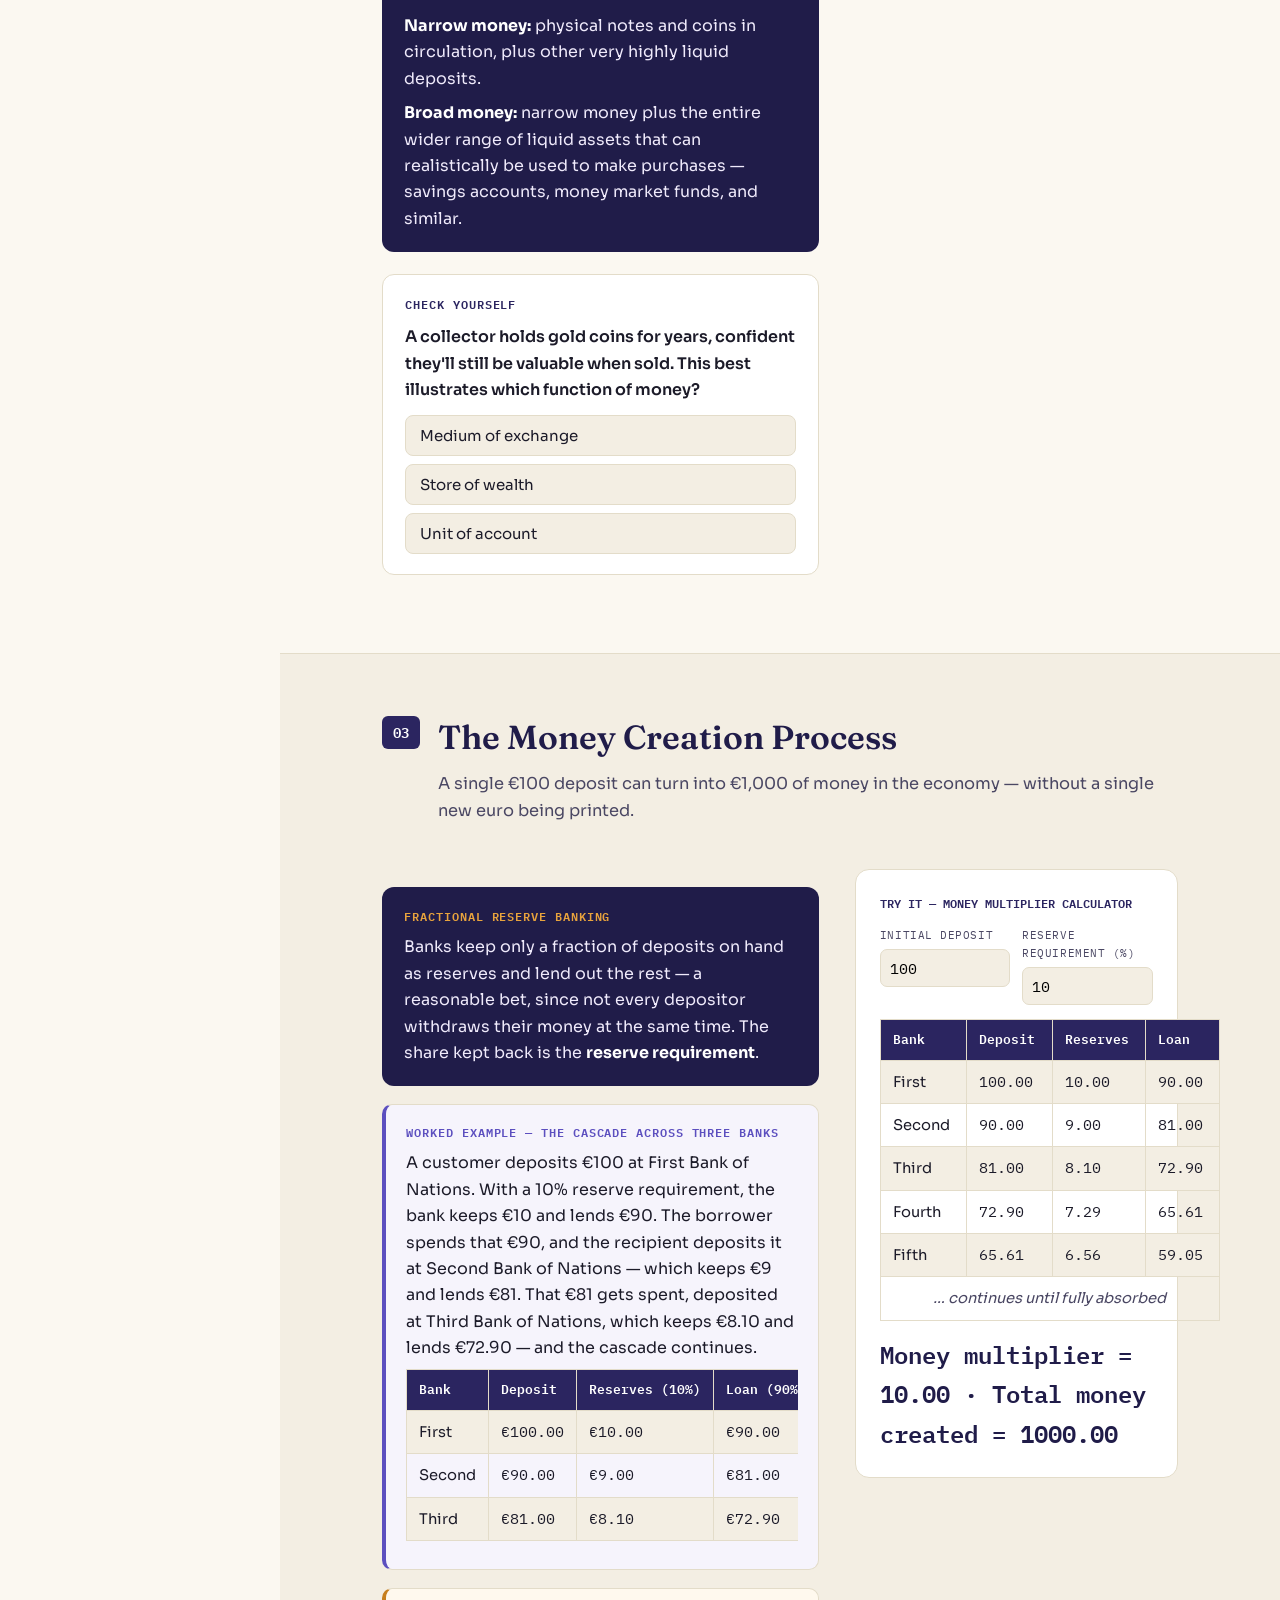
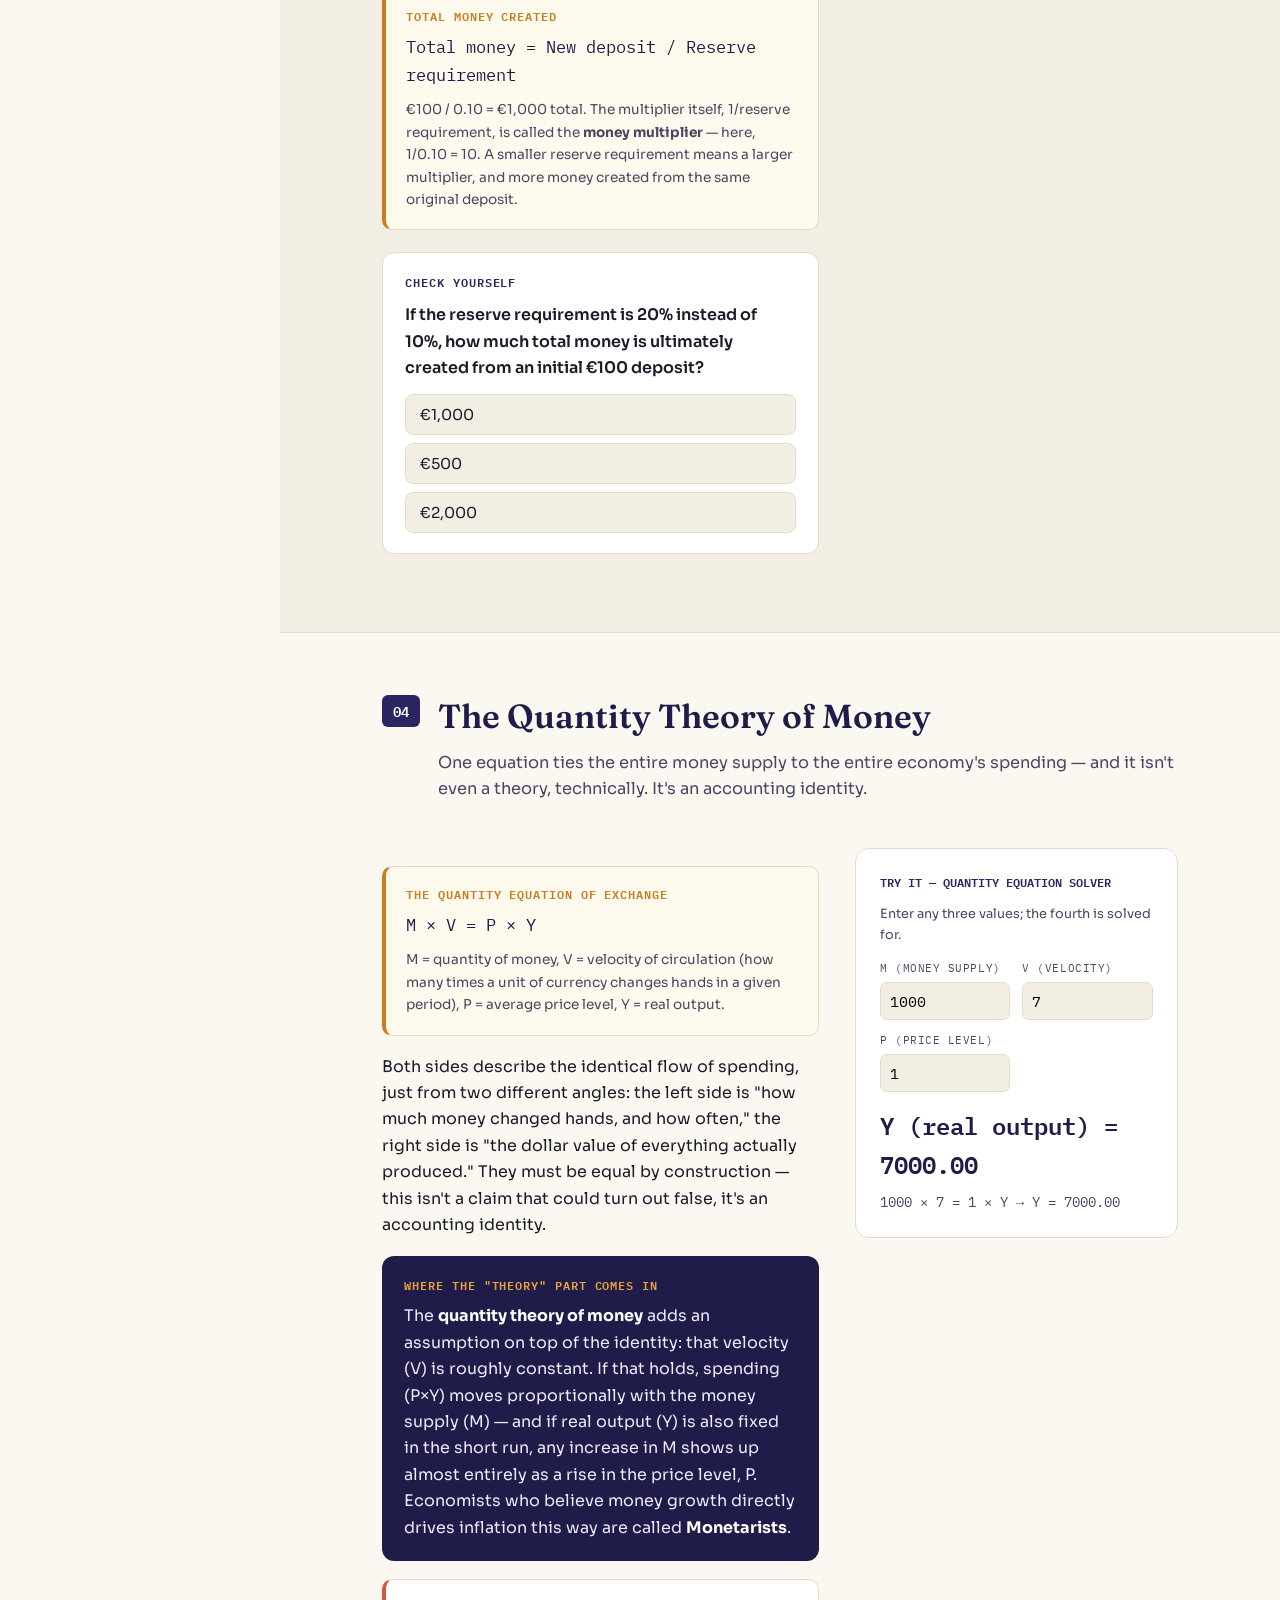
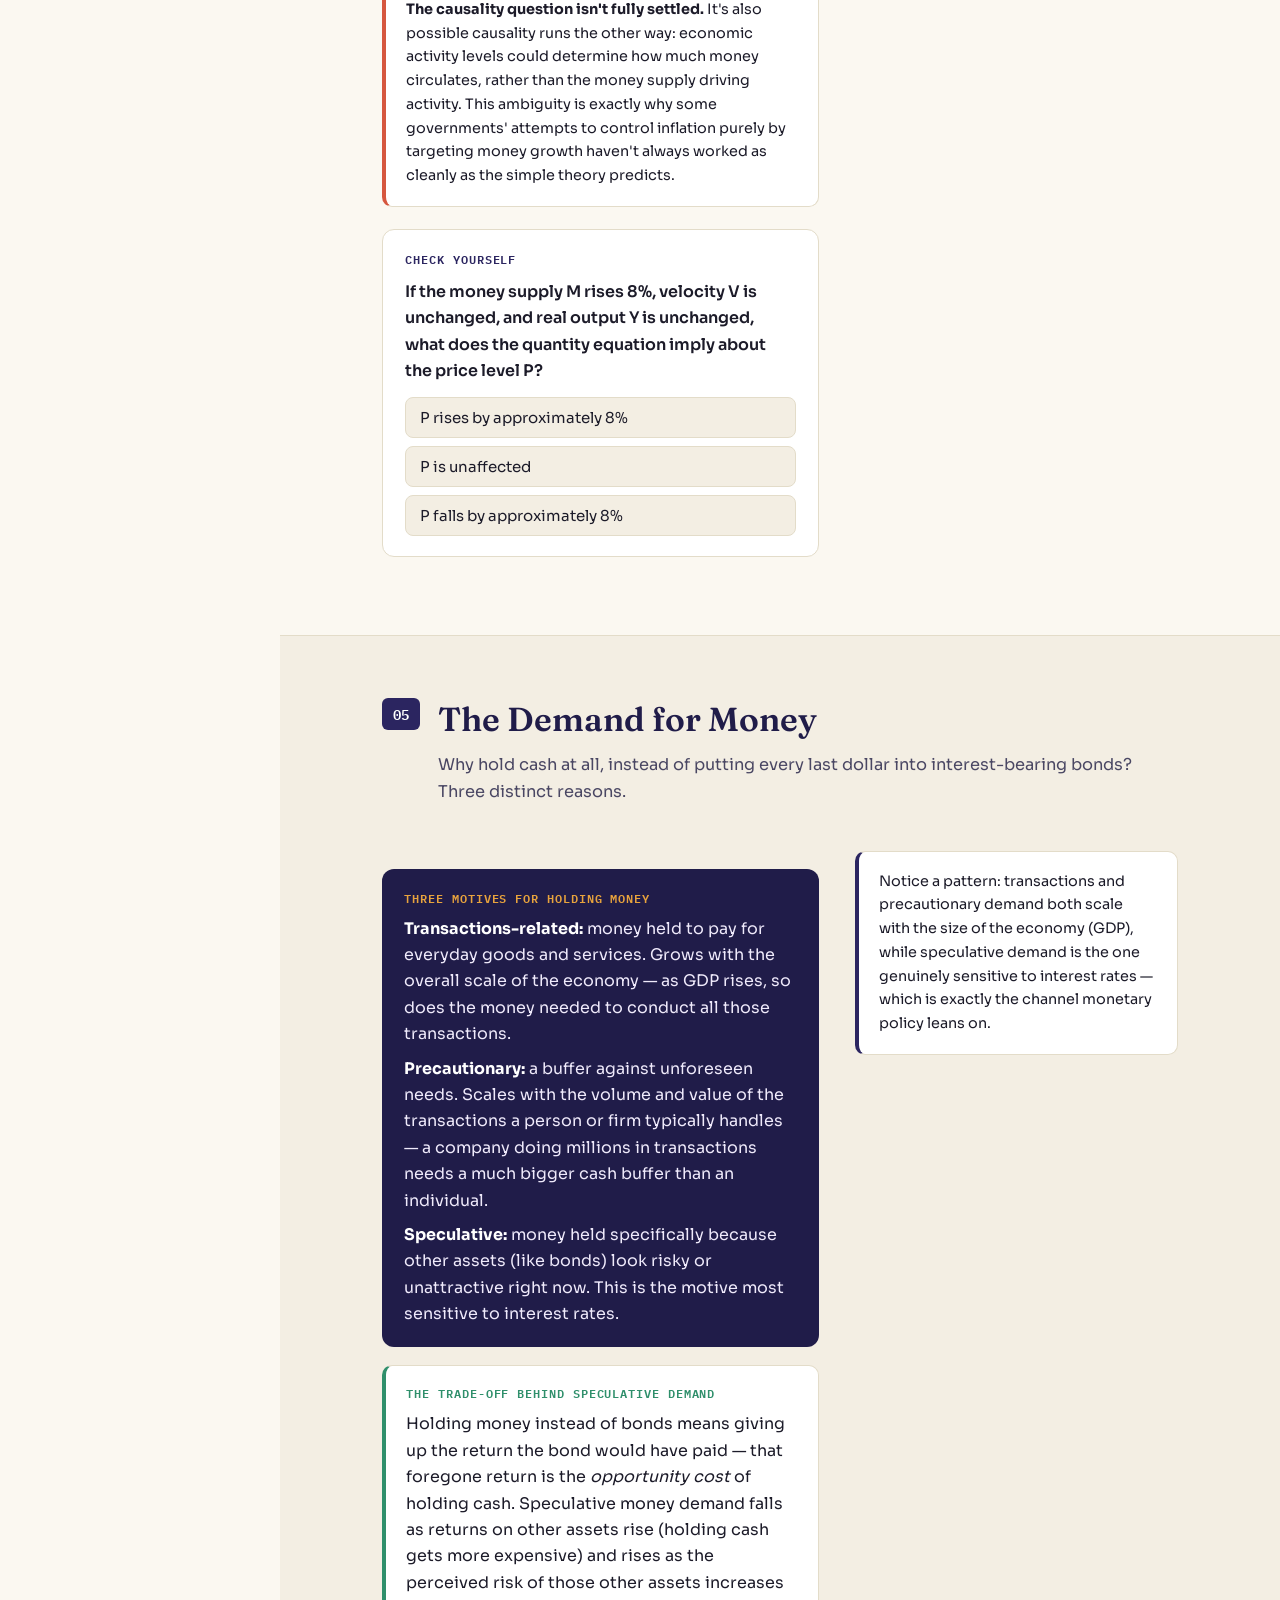
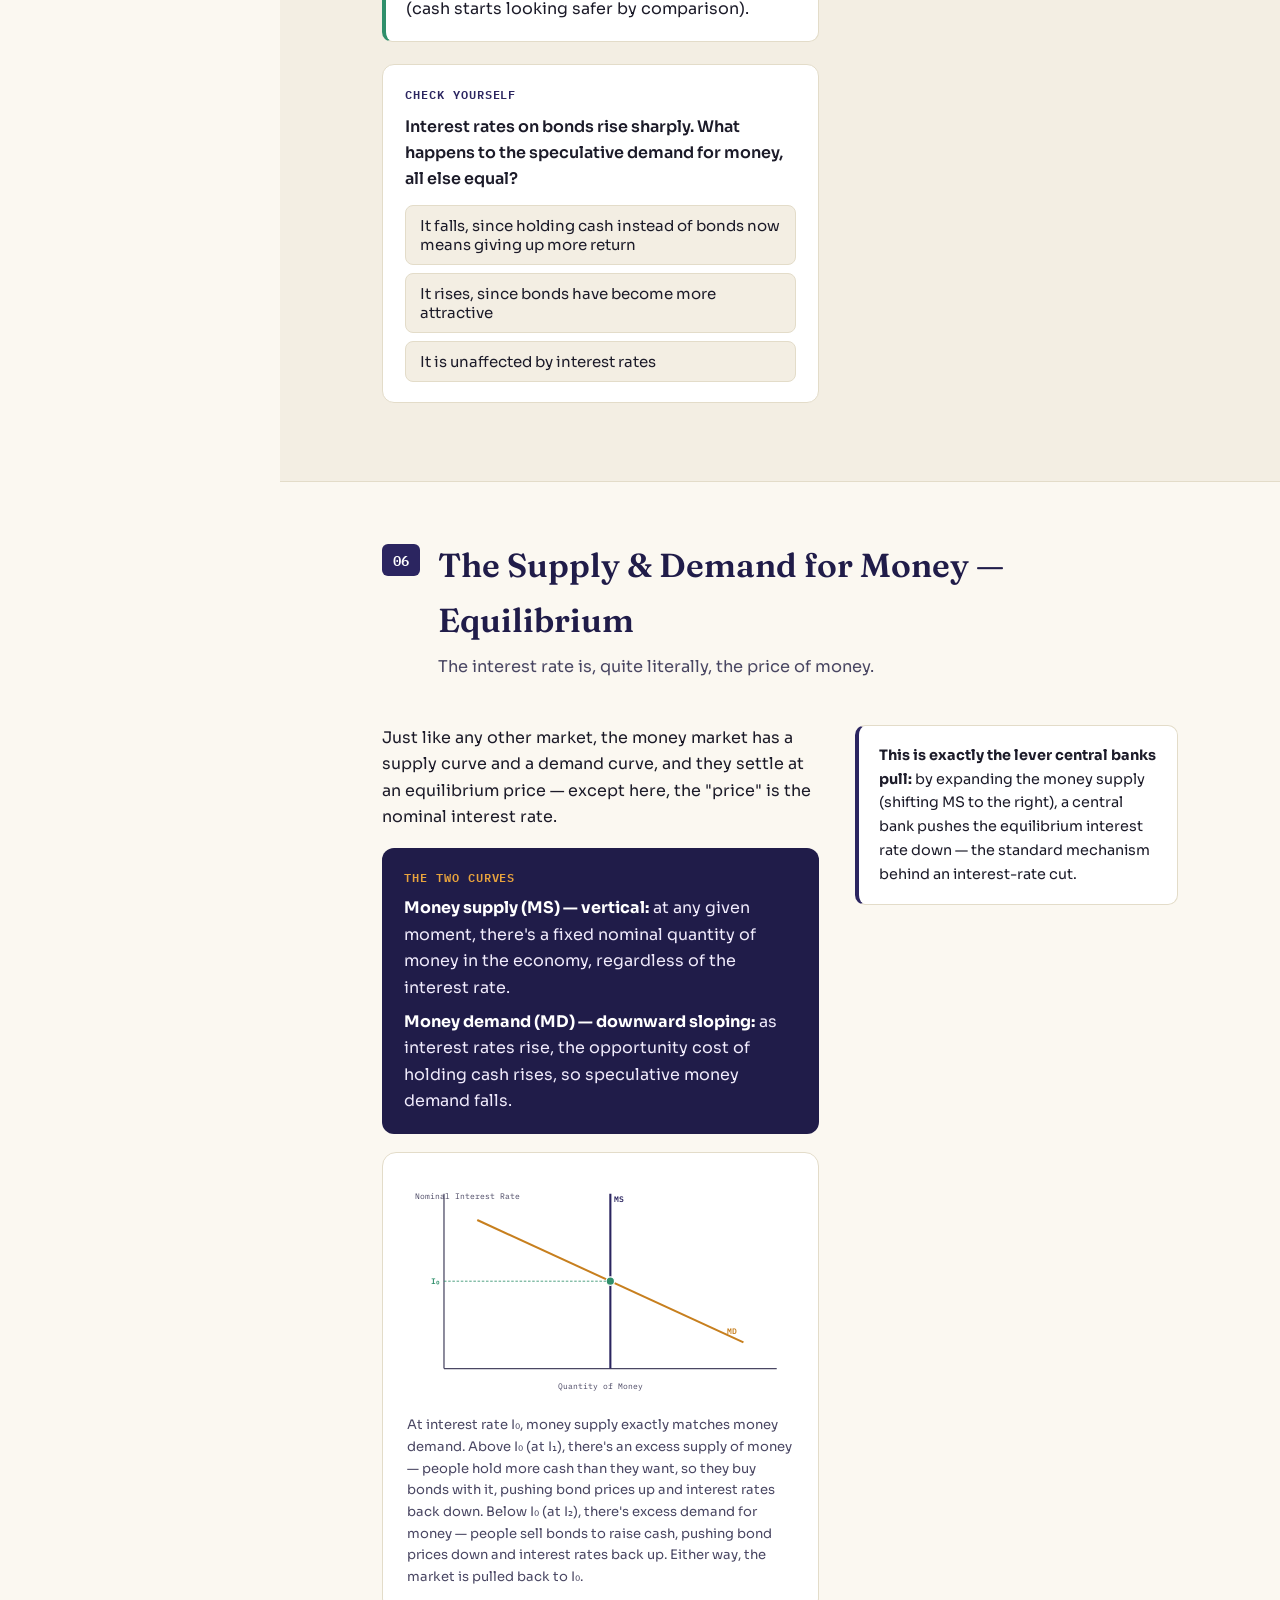
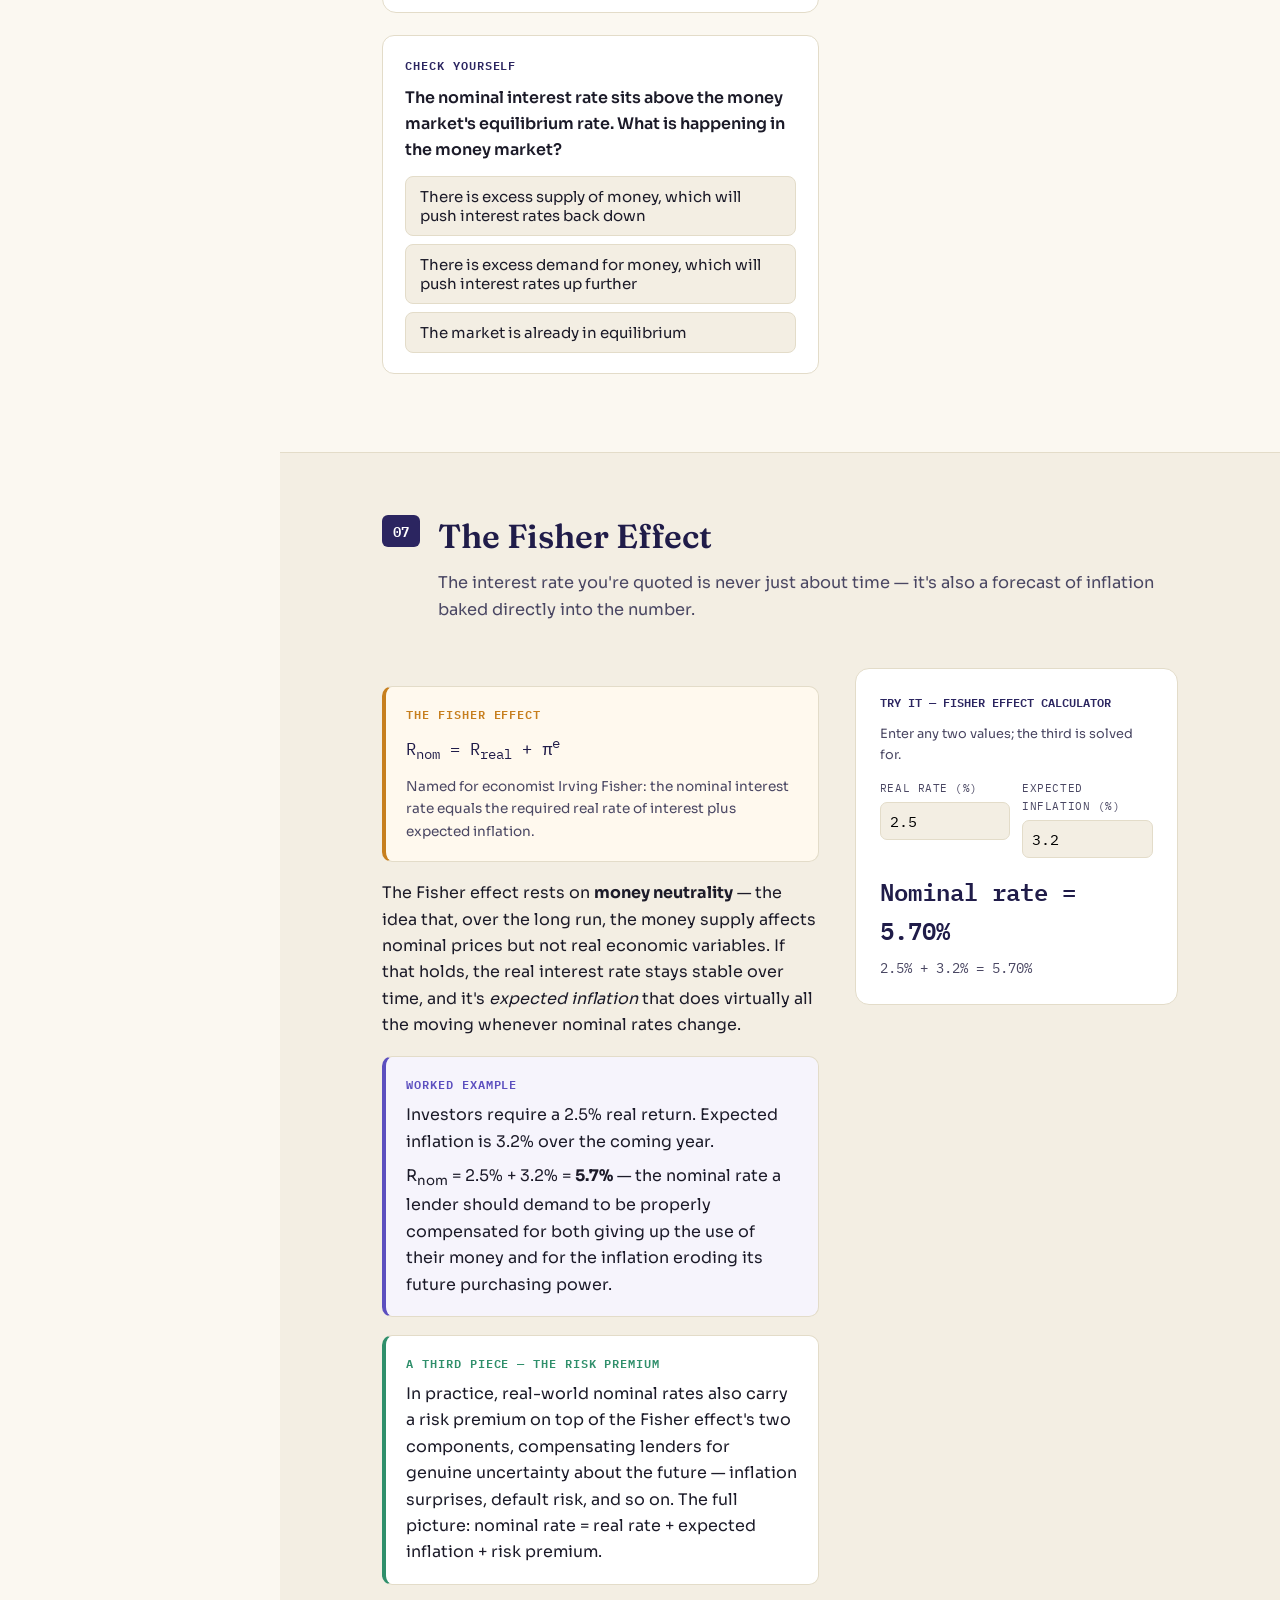
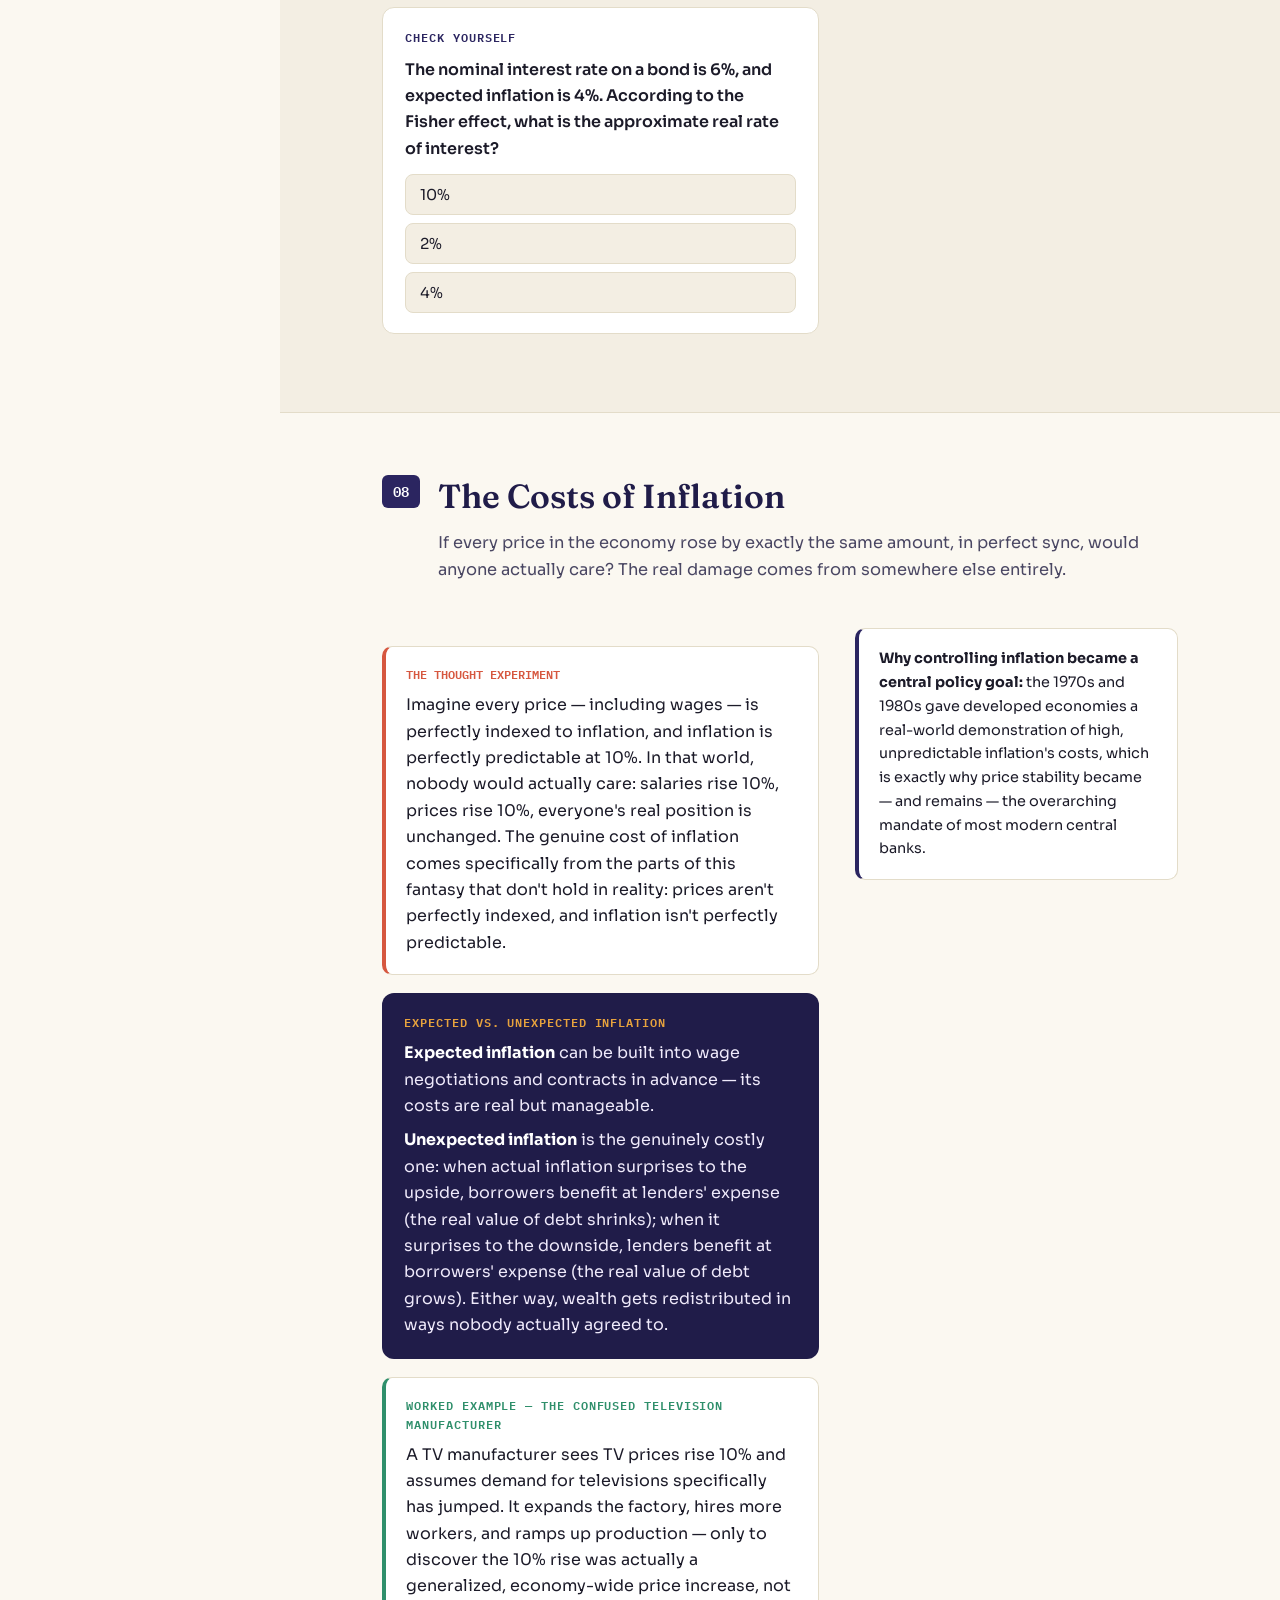
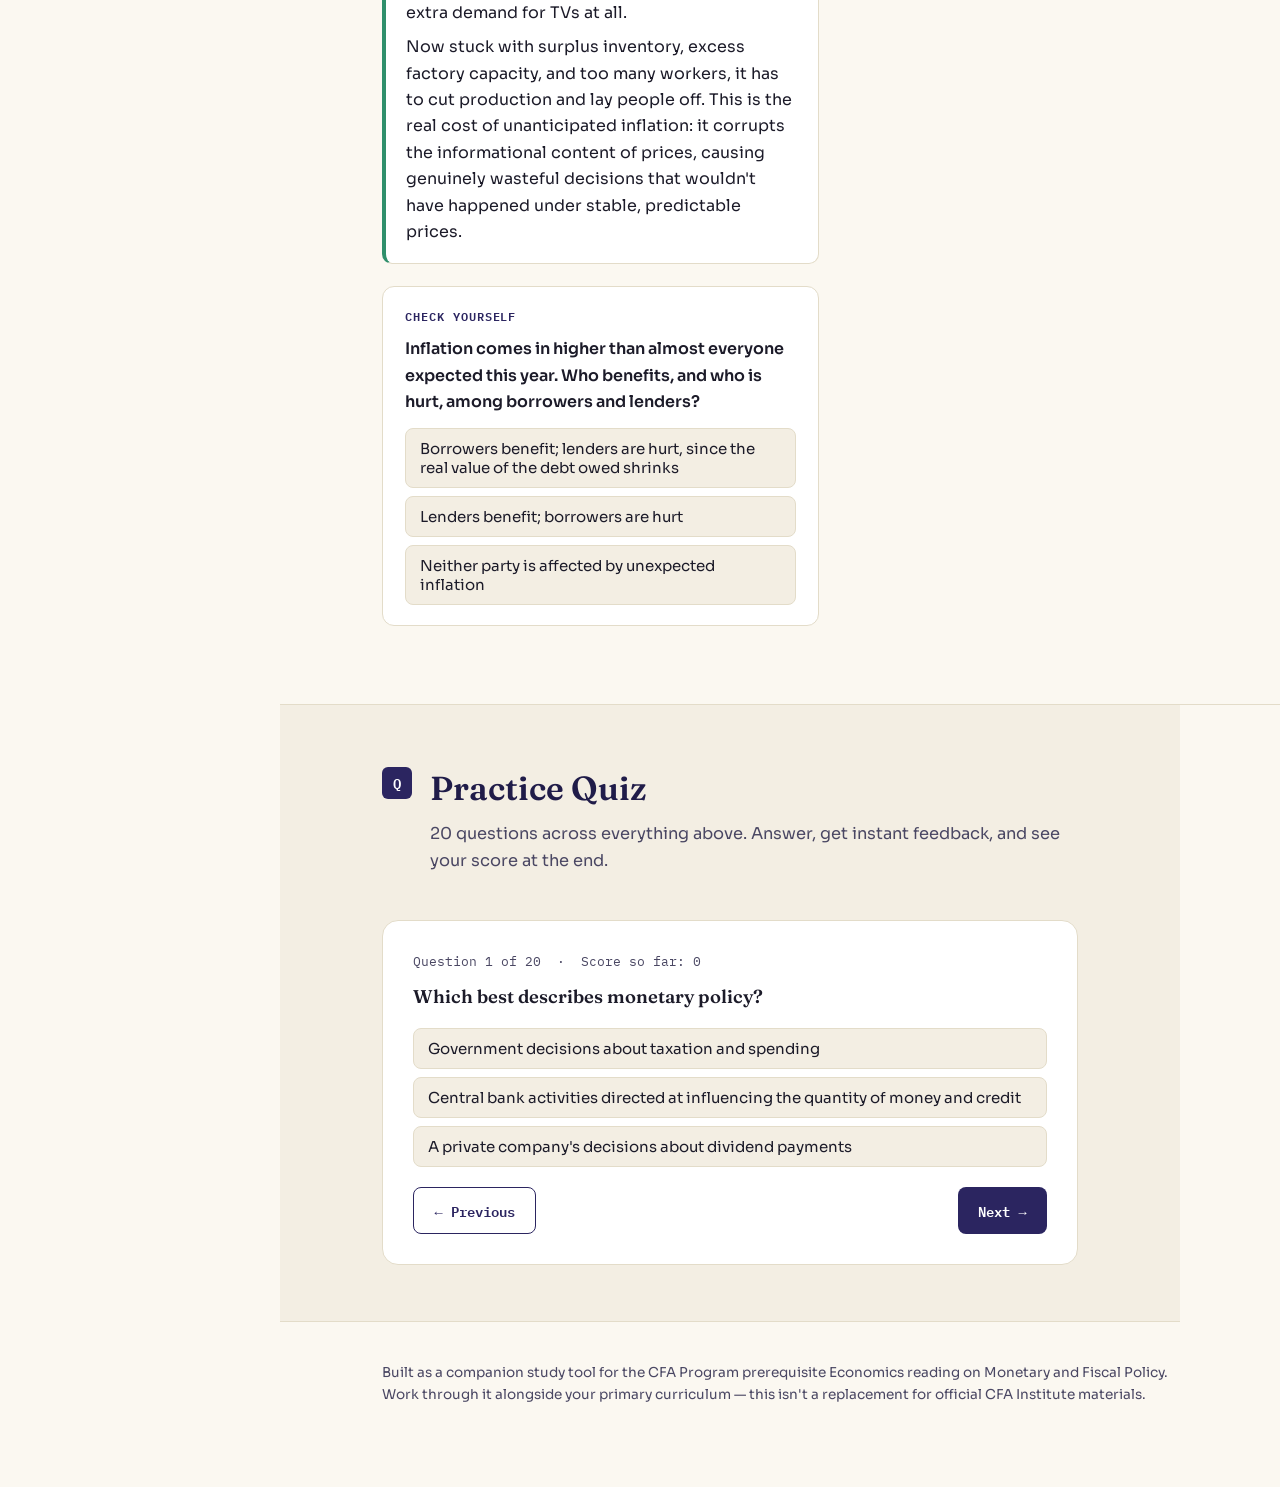
<file: monetary-fiscal/index.html>
<!DOCTYPE html>
<html lang="en">
<head>
<meta charset="UTF-8">
<meta name="viewport" content="width=device-width, initial-scale=1.0">
<title>Monetary and Fiscal Policy — CFA Prerequisite Economics Toolkit</title>
<link rel="stylesheet" href="styles.css">
</head>
<body>

<div class="mobile-bar">
  <strong style="font-family:var(--font-display)">M × V = P × Y</strong>
  <button id="sidebarToggle">Menu</button>
</div>

<div class="app">
  <nav class="sidebar" id="sidebar">
    <a href="../index.html" class="brand">
      <span class="brand-mark"></span>
      <span class="brand-name">Monetary &amp;<br>Fiscal Policy</span>
    </a>
    <div class="brand-sub">CFA Prerequisite · Economics · Module 5</div>

    <div class="progress-wrap">
      <div class="progress-label"><span>Progress</span><span id="progressPct">0%</span></div>
      <div class="progress-track"><div class="progress-fill" id="progressFill"></div></div>
    </div>

    <div class="toc-group-label">Two Levers of Policy</div>
    <ul class="toc">
      <li><a href="#sec-policytypes" data-sec="sec-policytypes"><span class="num">01</span>Monetary vs. Fiscal Policy</a></li>
      <li><a href="#sec-moneyfunctions" data-sec="sec-moneyfunctions"><span class="num">02</span>Functions &amp; Definitions of Money</a></li>
      <li><a href="#sec-moneycreation" data-sec="sec-moneycreation"><span class="num">03</span>The Money Creation Process</a></li>
    </ul>

    <div class="toc-group-label">Money, Prices &amp; Interest Rates</div>
    <ul class="toc">
      <li><a href="#sec-quantitytheory" data-sec="sec-quantitytheory"><span class="num">04</span>The Quantity Theory of Money</a></li>
      <li><a href="#sec-moneydemand" data-sec="sec-moneydemand"><span class="num">05</span>The Demand for Money</a></li>
      <li><a href="#sec-equilibrium" data-sec="sec-equilibrium"><span class="num">06</span>Money Market Equilibrium</a></li>
      <li><a href="#sec-fishereffect" data-sec="sec-fishereffect"><span class="num">07</span>The Fisher Effect</a></li>
    </ul>

    <div class="toc-group-label">Inflation's Real Costs</div>
    <ul class="toc">
      <li><a href="#sec-inflationcosts" data-sec="sec-inflationcosts"><span class="num">08</span>The Costs of Inflation</a></li>
    </ul>

    <div class="toc-group-label">Check Yourself</div>
    <ul class="toc">
      <li><a href="#sec-quiz" data-sec="sec-quiz"><span class="num">Q</span>Practice Quiz (20)</a></li>
    </ul>
  </nav>

  <main id="top">
    <header class="hero">
      <div class="eyebrow">CFA Program · Prerequisite Economics · Module 5</div>
      <h1>Two levers, one goal: an economy that grows steadily without overheating.</h1>
      <p class="lede">Governments influence an entire economy through exactly two channels — a central bank managing money and credit, and a government managing taxation and spending. This module builds both from first principles: what money actually is, how a bank literally creates it out of a single deposit, and why the interest rate you see quoted on the news is really just the price of money itself.</p>
    </header>

    <!-- =========================================================
         01 MONETARY VS FISCAL POLICY
    ========================================================== -->
    <section class="section" id="sec-policytypes">
      <div class="section-head">
        <span class="section-tag">01</span>
        <div>
          <h2>Monetary Policy vs. Fiscal Policy</h2>
          <p class="subhead">Two different institutions, two different tools, one shared goal.</p>
        </div>
      </div>
      <div class="content-grid">
        <div>
          <div class="definition">
            <div class="label">Two policy types, two different actors</div>
            <p style="margin-bottom:8px;"><strong>Monetary policy:</strong> central bank activities directed at influencing the quantity of money and credit in an economy.</p>
            <p style="margin:0;"><strong>Fiscal policy:</strong> government decisions about taxation and spending.</p>
          </div>

          <p>Both exist to steer the same overarching goal: <strong>stable, positive growth with low, stable inflation</strong> — avoiding both damaging boom-bust cycles and the human cost of high unemployment. Fiscal policy carries an extra role monetary policy doesn't: it can be used deliberately to redistribute income and wealth across society, not just to manage the business cycle.</p>

          <div class="callout example">
            <div class="label">Why governments, specifically, move markets</div>
            <p style="margin:0;">A single household's spending decision is invisible at the scale of a national economy. A government's isn't — for two structural reasons. First, the public sector typically employs a significant share of the population and accounts for a significant share of total spending. Second, governments are the largest borrowers in world debt markets, meaning their financing decisions directly move interest rates that everyone else has to borrow against.</p>
          </div>

          <div class="checkin" data-checkin="c1">
            <div class="label">Check yourself</div>
            <div class="q">A central bank raises its policy interest rate to cool an overheating economy. Is this monetary or fiscal policy?</div>
            <div class="opt-list">
              <button class="opt-btn" data-correct="true">Monetary policy</button>
              <button class="opt-btn" data-correct="false">Fiscal policy</button>
            </div>
            <div class="checkin-feedback">Correct — actions by a central bank aimed at influencing money and credit conditions are monetary policy, distinct from a government's own taxation and spending decisions.</div>
          </div>
        </div>
        <div>
          <div class="callout" style="margin-top:0;">
            <table class="exhibit" style="margin:0;">
              <tr><th></th><th>Monetary Policy</th><th>Fiscal Policy</th></tr>
              <tr><td>Set by</td><td class="num">Central bank</td><td class="num">Government</td></tr>
              <tr><td>Main tools</td><td class="num">Interest rates, money supply</td><td class="num">Taxes, spending</td></tr>
              <tr><td>Can redistribute wealth?</td><td class="num">No</td><td class="num">Yes</td></tr>
            </table>
          </div>
        </div>
      </div>
    </section>

    <!-- =========================================================
         02 FUNCTIONS & DEFINITIONS OF MONEY
    ========================================================== -->
    <section class="section" id="sec-moneyfunctions">
      <div class="section-head">
        <span class="section-tag">02</span>
        <div>
          <h2>Functions &amp; Definitions of Money</h2>
          <p class="subhead">Money didn't need to be invented by decree — it emerged because barter is genuinely painful to live with.</p>
        </div>
      </div>
      <div class="content-grid">
        <div>
          <div class="callout" style="border-left-color:var(--red);">
            <div class="label" style="font-family:var(--font-mono); font-size:.72rem; text-transform:uppercase; color:var(--red); font-weight:700; margin-bottom:8px;">The problem money solves — a barter economy</div>
            <p style="margin:0;">Without money, every trade requires a "double coincidence of wants" — you need to find someone who has what you want <em>and</em> wants exactly what you have. Goods may be indivisible (you can't sell "half a cow" for a loaf of bread), and there's no common measure of value: is a chicken worth three loaves of bread, or five? Every possible pair of goods needs its own separately negotiated exchange rate.</p>
          </div>

          <div class="definition">
            <div class="label">Three functions of money</div>
            <p style="margin-bottom:8px;"><strong>Medium of exchange:</strong> a farmer can sell wheat for money, then exchange that money for wine — no need to find a wine producer who happens to want wheat specifically.</p>
            <p style="margin-bottom:8px;"><strong>Store of wealth:</strong> money can be held and spent later, provided people continue to trust its value.</p>
            <p style="margin:0;"><strong>Unit of account:</strong> a single, universal measure of value — every good's price can be stated in the same units, instead of needing a separate exchange rate for every possible pair of goods.</p>
          </div>

          <div class="callout example">
            <div class="label">Why gold worked so well as early money</div>
            <p style="margin:0;">To function as money, an asset needs to be readily acceptable, have a known value, be easily divisible, hold high value relative to its weight, and be difficult to counterfeit. Gold and silver checked every box — durable, splittable into coins, valuable in small quantities, and hard to fake — which is exactly why precious metals dominated as money for most of human history.</p>
          </div>

          <div class="definition">
            <div class="label">Narrow money vs. broad money</div>
            <p style="margin-bottom:8px;"><strong>Narrow money:</strong> physical notes and coins in circulation, plus other very highly liquid deposits.</p>
            <p style="margin:0;"><strong>Broad money:</strong> narrow money plus the entire wider range of liquid assets that can realistically be used to make purchases — savings accounts, money market funds, and similar.</p>
          </div>

          <div class="checkin" data-checkin="c2">
            <div class="label">Check yourself</div>
            <div class="q">A collector holds gold coins for years, confident they'll still be valuable when sold. This best illustrates which function of money?</div>
            <div class="opt-list">
              <button class="opt-btn" data-correct="false">Medium of exchange</button>
              <button class="opt-btn" data-correct="true">Store of wealth</button>
              <button class="opt-btn" data-correct="false">Unit of account</button>
            </div>
            <div class="checkin-feedback">Correct — holding an asset over time specifically because it's expected to retain value is the store-of-wealth function.</div>
          </div>
        </div>
        <div>
          <div class="callout" style="margin-top:0;">
            <p style="margin:0; font-size:.9rem;"><strong>Credit cards aren't quite money:</strong> unlike a debit card or a cheque, a credit card payment is a deferred promise to pay — a genuinely different mechanism from spending money you already hold, even though it feels identical at checkout.</p>
          </div>
        </div>
      </div>
    </section>

    <!-- =========================================================
         03 THE MONEY CREATION PROCESS
    ========================================================== -->
    <section class="section" id="sec-moneycreation">
      <div class="section-head">
        <span class="section-tag">03</span>
        <div>
          <h2>The Money Creation Process</h2>
          <p class="subhead">A single €100 deposit can turn into €1,000 of money in the economy — without a single new euro being printed.</p>
        </div>
      </div>
      <div class="content-grid">
        <div>
          <div class="definition">
            <div class="label">Fractional reserve banking</div>
            <p style="margin:0;">Banks keep only a fraction of deposits on hand as reserves and lend out the rest — a reasonable bet, since not every depositor withdraws their money at the same time. The share kept back is the <strong>reserve requirement</strong>.</p>
          </div>

          <div class="callout finance">
            <div class="label">Worked example — the cascade across three banks</div>
            <p style="margin:0 0 8px;">A customer deposits €100 at First Bank of Nations. With a 10% reserve requirement, the bank keeps €10 and lends €90. The borrower spends that €90, and the recipient deposits it at Second Bank of Nations — which keeps €9 and lends €81. That €81 gets spent, deposited at Third Bank of Nations, which keeps €8.10 and lends €72.90 — and the cascade continues.</p>
            <table class="exhibit" style="margin:0 0 10px;">
              <tr><th>Bank</th><th>Deposit</th><th>Reserves (10%)</th><th>Loan (90%)</th></tr>
              <tr><td>First</td><td class="num">€100.00</td><td class="num">€10.00</td><td class="num">€90.00</td></tr>
              <tr><td>Second</td><td class="num">€90.00</td><td class="num">€9.00</td><td class="num">€81.00</td></tr>
              <tr><td>Third</td><td class="num">€81.00</td><td class="num">€8.10</td><td class="num">€72.90</td></tr>
            </table>
          </div>

          <div class="callout formula">
            <div class="label">Total money created</div>
            <div class="formula-body">Total money = New deposit / Reserve requirement</div>
            <p style="margin:10px 0 0; font-size:.85rem; color:var(--ink-soft);">€100 / 0.10 = €1,000 total. The multiplier itself, 1/reserve requirement, is called the <strong>money multiplier</strong> — here, 1/0.10 = 10. A smaller reserve requirement means a larger multiplier, and more money created from the same original deposit.</p>
          </div>

          <div class="checkin" data-checkin="c3">
            <div class="label">Check yourself</div>
            <div class="q">If the reserve requirement is 20% instead of 10%, how much total money is ultimately created from an initial €100 deposit?</div>
            <div class="opt-list">
              <button class="opt-btn" data-correct="false">€1,000</button>
              <button class="opt-btn" data-correct="true">€500</button>
              <button class="opt-btn" data-correct="false">€2,000</button>
            </div>
            <div class="checkin-feedback">Correct — Total money = €100/0.20 = €500. A higher reserve requirement means a smaller money multiplier (1/0.20=5) and less money created.</div>
          </div>
        </div>
        <div>
          <div class="dist-card" style="margin-top:0;">
            <div class="label" style="font-family:var(--font-mono); font-size:.72rem; text-transform:uppercase; color:var(--indigo); font-weight:700; margin-bottom:12px;">Try it — money multiplier calculator</div>
            <div class="tvm-grid">
              <div class="tvm-field"><label>Initial deposit</label><input type="number" id="mmDeposit" value="100" step="10"></div>
              <div class="tvm-field"><label>Reserve requirement (%)</label><input type="number" id="mmReserve" value="10" step="1" min="1" max="100"></div>
            </div>
            <div id="mmTable" style="margin:14px 0;"></div>
            <div class="tvm-result" id="mmResult">Money multiplier = 10 · Total money created = €1,000</div>
          </div>
        </div>
      </div>
    </section>

    <!-- =========================================================
         04 QUANTITY THEORY OF MONEY
    ========================================================== -->
    <section class="section" id="sec-quantitytheory">
      <div class="section-head">
        <span class="section-tag">04</span>
        <div>
          <h2>The Quantity Theory of Money</h2>
          <p class="subhead">One equation ties the entire money supply to the entire economy's spending — and it isn't even a theory, technically. It's an accounting identity.</p>
        </div>
      </div>
      <div class="content-grid">
        <div>
          <div class="callout formula">
            <div class="label">The quantity equation of exchange</div>
            <div class="formula-body">M × V = P × Y</div>
            <p style="margin:10px 0 0; font-size:.85rem; color:var(--ink-soft);">M = quantity of money, V = velocity of circulation (how many times a unit of currency changes hands in a given period), P = average price level, Y = real output.</p>
          </div>

          <p>Both sides describe the identical flow of spending, just from two different angles: the left side is "how much money changed hands, and how often," the right side is "the dollar value of everything actually produced." They must be equal by construction — this isn't a claim that could turn out false, it's an accounting identity.</p>

          <div class="definition">
            <div class="label">Where the "theory" part comes in</div>
            <p style="margin:0;">The <strong>quantity theory of money</strong> adds an assumption on top of the identity: that velocity (V) is roughly constant. If that holds, spending (P×Y) moves proportionally with the money supply (M) — and if real output (Y) is also fixed in the short run, any increase in M shows up almost entirely as a rise in the price level, P. Economists who believe money growth directly drives inflation this way are called <strong>Monetarists</strong>.</p>
          </div>

          <div class="callout" style="border-left-color:var(--red);">
            <p style="margin:0; font-size:.9rem;"><strong>The causality question isn't fully settled.</strong> It's also possible causality runs the other way: economic activity levels could determine how much money circulates, rather than the money supply driving activity. This ambiguity is exactly why some governments' attempts to control inflation purely by targeting money growth haven't always worked as cleanly as the simple theory predicts.</p>
          </div>

          <div class="checkin" data-checkin="c4">
            <div class="label">Check yourself</div>
            <div class="q">If the money supply M rises 8%, velocity V is unchanged, and real output Y is unchanged, what does the quantity equation imply about the price level P?</div>
            <div class="opt-list">
              <button class="opt-btn" data-correct="true">P rises by approximately 8%</button>
              <button class="opt-btn" data-correct="false">P is unaffected</button>
              <button class="opt-btn" data-correct="false">P falls by approximately 8%</button>
            </div>
            <div class="checkin-feedback">Correct — with V and Y both fixed, M×V=P×Y implies P must rise proportionally with M to keep the identity balanced, roughly 8%.</div>
          </div>
        </div>
        <div>
          <div class="dist-card" style="margin-top:0;">
            <div class="label" style="font-family:var(--font-mono); font-size:.72rem; text-transform:uppercase; color:var(--indigo); font-weight:700; margin-bottom:12px;">Try it — quantity equation solver</div>
            <p style="font-size:.8rem; color:var(--ink-soft); margin:0 0 10px;">Enter any three values; the fourth is solved for.</p>
            <div class="tvm-grid">
              <div class="tvm-field"><label>M (money supply)</label><input type="number" id="qeM" value="1000" step="10"></div>
              <div class="tvm-field"><label>V (velocity)</label><input type="number" id="qeV" value="7" step="0.1"></div>
              <div class="tvm-field"><label>P (price level)</label><input type="number" id="qeP" value="1" step="0.05"></div>
            </div>
            <div class="tvm-result" id="qeResult">Y (real output) = 7,000</div>
            <div class="calc-steps" id="qeSteps">1000 × 7 = 1 × Y → Y = 7,000</div>
          </div>
        </div>
      </div>
    </section>

    <!-- =========================================================
         05 THE DEMAND FOR MONEY
    ========================================================== -->
    <section class="section" id="sec-moneydemand">
      <div class="section-head">
        <span class="section-tag">05</span>
        <div>
          <h2>The Demand for Money</h2>
          <p class="subhead">Why hold cash at all, instead of putting every last dollar into interest-bearing bonds? Three distinct reasons.</p>
        </div>
      </div>
      <div class="content-grid">
        <div>
          <div class="definition">
            <div class="label">Three motives for holding money</div>
            <p style="margin-bottom:8px;"><strong>Transactions-related:</strong> money held to pay for everyday goods and services. Grows with the overall scale of the economy — as GDP rises, so does the money needed to conduct all those transactions.</p>
            <p style="margin-bottom:8px;"><strong>Precautionary:</strong> a buffer against unforeseen needs. Scales with the volume and value of the transactions a person or firm typically handles — a company doing millions in transactions needs a much bigger cash buffer than an individual.</p>
            <p style="margin:0;"><strong>Speculative:</strong> money held specifically because other assets (like bonds) look risky or unattractive right now. This is the motive most sensitive to interest rates.</p>
          </div>

          <div class="callout example">
            <div class="label">The trade-off behind speculative demand</div>
            <p style="margin:0;">Holding money instead of bonds means giving up the return the bond would have paid — that foregone return is the <em>opportunity cost</em> of holding cash. Speculative money demand falls as returns on other assets rise (holding cash gets more expensive) and rises as the perceived risk of those other assets increases (cash starts looking safer by comparison).</p>
          </div>

          <div class="checkin" data-checkin="c5">
            <div class="label">Check yourself</div>
            <div class="q">Interest rates on bonds rise sharply. What happens to the speculative demand for money, all else equal?</div>
            <div class="opt-list">
              <button class="opt-btn" data-correct="true">It falls, since holding cash instead of bonds now means giving up more return</button>
              <button class="opt-btn" data-correct="false">It rises, since bonds have become more attractive</button>
              <button class="opt-btn" data-correct="false">It is unaffected by interest rates</button>
            </div>
            <div class="checkin-feedback">Correct — as bond returns rise, the opportunity cost of holding non-interest-bearing cash rises too, reducing speculative money demand.</div>
          </div>
        </div>
        <div>
          <div class="callout" style="margin-top:0;">
            <p style="margin:0; font-size:.9rem;">Notice a pattern: transactions and precautionary demand both scale with the size of the economy (GDP), while speculative demand is the one genuinely sensitive to interest rates — which is exactly the channel monetary policy leans on.</p>
          </div>
        </div>
      </div>
    </section>

    <!-- =========================================================
         06 MONEY MARKET EQUILIBRIUM
    ========================================================== -->
    <section class="section" id="sec-equilibrium">
      <div class="section-head">
        <span class="section-tag">06</span>
        <div>
          <h2>The Supply &amp; Demand for Money — Equilibrium</h2>
          <p class="subhead">The interest rate is, quite literally, the price of money.</p>
        </div>
      </div>
      <div class="content-grid">
        <div>
          <p>Just like any other market, the money market has a supply curve and a demand curve, and they settle at an equilibrium price — except here, the "price" is the nominal interest rate.</p>

          <div class="definition">
            <div class="label">The two curves</div>
            <p style="margin-bottom:8px;"><strong>Money supply (MS) — vertical:</strong> at any given moment, there's a fixed nominal quantity of money in the economy, regardless of the interest rate.</p>
            <p style="margin:0;"><strong>Money demand (MD) — downward sloping:</strong> as interest rates rise, the opportunity cost of holding cash rises, so speculative money demand falls.</p>
          </div>

          <div class="chart-card">
            <div id="moneyMarketChart"></div>
            <p style="font-size:.82rem; color:var(--ink-soft); margin:10px 0 0;">At interest rate I₀, money supply exactly matches money demand. Above I₀ (at I₁), there's an excess supply of money — people hold more cash than they want, so they buy bonds with it, pushing bond prices up and interest rates back down. Below I₀ (at I₂), there's excess demand for money — people sell bonds to raise cash, pushing bond prices down and interest rates back up. Either way, the market is pulled back to I₀.</p>
          </div>

          <div class="checkin" data-checkin="c6">
            <div class="label">Check yourself</div>
            <div class="q">The nominal interest rate sits above the money market's equilibrium rate. What is happening in the money market?</div>
            <div class="opt-list">
              <button class="opt-btn" data-correct="true">There is excess supply of money, which will push interest rates back down</button>
              <button class="opt-btn" data-correct="false">There is excess demand for money, which will push interest rates up further</button>
              <button class="opt-btn" data-correct="false">The market is already in equilibrium</button>
            </div>
            <div class="checkin-feedback">Correct — above equilibrium, money supply exceeds money demand; people use the excess cash to buy bonds, and rising bond prices push interest rates back down toward equilibrium.</div>
          </div>
        </div>
        <div>
          <div class="callout" style="margin-top:0;">
            <p style="margin:0; font-size:.9rem;"><strong>This is exactly the lever central banks pull:</strong> by expanding the money supply (shifting MS to the right), a central bank pushes the equilibrium interest rate down — the standard mechanism behind an interest-rate cut.</p>
          </div>
        </div>
      </div>
    </section>

    <!-- =========================================================
         07 THE FISHER EFFECT
    ========================================================== -->
    <section class="section" id="sec-fishereffect">
      <div class="section-head">
        <span class="section-tag">07</span>
        <div>
          <h2>The Fisher Effect</h2>
          <p class="subhead">The interest rate you're quoted is never just about time — it's also a forecast of inflation baked directly into the number.</p>
        </div>
      </div>
      <div class="content-grid">
        <div>
          <div class="callout formula">
            <div class="label">The Fisher effect</div>
            <div class="formula-body">R<sub>nom</sub> = R<sub>real</sub> + π<sup>e</sup></div>
            <p style="margin:10px 0 0; font-size:.85rem; color:var(--ink-soft);">Named for economist Irving Fisher: the nominal interest rate equals the required real rate of interest plus expected inflation.</p>
          </div>

          <p>The Fisher effect rests on <strong>money neutrality</strong> — the idea that, over the long run, the money supply affects nominal prices but not real economic variables. If that holds, the real interest rate stays stable over time, and it's <em>expected inflation</em> that does virtually all the moving whenever nominal rates change.</p>

          <div class="callout finance">
            <div class="label">Worked example</div>
            <p style="margin:0 0 8px;">Investors require a 2.5% real return. Expected inflation is 3.2% over the coming year.</p>
            <p style="margin:0;">R<sub>nom</sub> = 2.5% + 3.2% = <strong>5.7%</strong> — the nominal rate a lender should demand to be properly compensated for both giving up the use of their money and for the inflation eroding its future purchasing power.</p>
          </div>

          <div class="callout example">
            <div class="label">A third piece — the risk premium</div>
            <p style="margin:0;">In practice, real-world nominal rates also carry a risk premium on top of the Fisher effect's two components, compensating lenders for genuine uncertainty about the future — inflation surprises, default risk, and so on. The full picture: nominal rate = real rate + expected inflation + risk premium.</p>
          </div>

          <div class="checkin" data-checkin="c7">
            <div class="label">Check yourself</div>
            <div class="q">The nominal interest rate on a bond is 6%, and expected inflation is 4%. According to the Fisher effect, what is the approximate real rate of interest?</div>
            <div class="opt-list">
              <button class="opt-btn" data-correct="false">10%</button>
              <button class="opt-btn" data-correct="true">2%</button>
              <button class="opt-btn" data-correct="false">4%</button>
            </div>
            <div class="checkin-feedback">Correct — rearranging Rnom = Rreal + πe: Rreal = 6% − 4% = 2%.</div>
          </div>
        </div>
        <div>
          <div class="dist-card" style="margin-top:0;">
            <div class="label" style="font-family:var(--font-mono); font-size:.72rem; text-transform:uppercase; color:var(--indigo); font-weight:700; margin-bottom:12px;">Try it — Fisher effect calculator</div>
            <p style="font-size:.8rem; color:var(--ink-soft); margin:0 0 10px;">Enter any two values; the third is solved for.</p>
            <div class="tvm-grid">
              <div class="tvm-field"><label>Real rate (%)</label><input type="number" id="feReal" value="2.5" step="0.1"></div>
              <div class="tvm-field"><label>Expected inflation (%)</label><input type="number" id="feInfl" value="3.2" step="0.1"></div>
            </div>
            <div class="tvm-result" id="feResult">Nominal rate = 5.7%</div>
            <div class="calc-steps" id="feSteps">2.5% + 3.2% = 5.7%</div>
          </div>
        </div>
      </div>
    </section>

    <!-- =========================================================
         08 THE COSTS OF INFLATION
    ========================================================== -->
    <section class="section" id="sec-inflationcosts">
      <div class="section-head">
        <span class="section-tag">08</span>
        <div>
          <h2>The Costs of Inflation</h2>
          <p class="subhead">If every price in the economy rose by exactly the same amount, in perfect sync, would anyone actually care? The real damage comes from somewhere else entirely.</p>
        </div>
      </div>
      <div class="content-grid">
        <div>
          <div class="callout" style="border-left-color:var(--red);">
            <div class="label" style="font-family:var(--font-mono); font-size:.72rem; text-transform:uppercase; color:var(--red); font-weight:700; margin-bottom:8px;">The thought experiment</div>
            <p style="margin:0;">Imagine every price — including wages — is perfectly indexed to inflation, and inflation is perfectly predictable at 10%. In that world, nobody would actually care: salaries rise 10%, prices rise 10%, everyone's real position is unchanged. The genuine cost of inflation comes specifically from the parts of this fantasy that don't hold in reality: prices aren't perfectly indexed, and inflation isn't perfectly predictable.</p>
          </div>

          <div class="definition">
            <div class="label">Expected vs. unexpected inflation</div>
            <p style="margin-bottom:8px;"><strong>Expected inflation</strong> can be built into wage negotiations and contracts in advance — its costs are real but manageable.</p>
            <p style="margin:0;"><strong>Unexpected inflation</strong> is the genuinely costly one: when actual inflation surprises to the upside, borrowers benefit at lenders' expense (the real value of debt shrinks); when it surprises to the downside, lenders benefit at borrowers' expense (the real value of debt grows). Either way, wealth gets redistributed in ways nobody actually agreed to.</p>
          </div>

          <div class="callout example">
            <div class="label">Worked example — the confused television manufacturer</div>
            <p style="margin:0 0 8px;">A TV manufacturer sees TV prices rise 10% and assumes demand for televisions specifically has jumped. It expands the factory, hires more workers, and ramps up production — only to discover the 10% rise was actually a generalized, economy-wide price increase, not extra demand for TVs at all.</p>
            <p style="margin:0;">Now stuck with surplus inventory, excess factory capacity, and too many workers, it has to cut production and lay people off. This is the real cost of unanticipated inflation: it corrupts the informational content of prices, causing genuinely wasteful decisions that wouldn't have happened under stable, predictable prices.</p>
          </div>

          <div class="checkin" data-checkin="c8">
            <div class="label">Check yourself</div>
            <div class="q">Inflation comes in higher than almost everyone expected this year. Who benefits, and who is hurt, among borrowers and lenders?</div>
            <div class="opt-list">
              <button class="opt-btn" data-correct="true">Borrowers benefit; lenders are hurt, since the real value of the debt owed shrinks</button>
              <button class="opt-btn" data-correct="false">Lenders benefit; borrowers are hurt</button>
              <button class="opt-btn" data-correct="false">Neither party is affected by unexpected inflation</button>
            </div>
            <div class="checkin-feedback">Correct — when inflation surprises to the upside, the real value of a fixed nominal debt shrinks, benefiting the borrower at the lender's expense.</div>
          </div>
        </div>
        <div>
          <div class="callout" style="margin-top:0;">
            <p style="margin:0; font-size:.9rem;"><strong>Why controlling inflation became a central policy goal:</strong> the 1970s and 1980s gave developed economies a real-world demonstration of high, unpredictable inflation's costs, which is exactly why price stability became — and remains — the overarching mandate of most modern central banks.</p>
          </div>
        </div>
      </div>
    </section>

    <!-- =========================================================
         QUIZ
    ========================================================== -->
    <section class="section" id="sec-quiz" style="max-width:900px;">
      <div class="section-head">
        <span class="section-tag">Q</span>
        <div>
          <h2>Practice Quiz</h2>
          <p class="subhead">20 questions across everything above. Answer, get instant feedback, and see your score at the end.</p>
        </div>
      </div>
      <div class="quiz-shell" id="quizShell">
        <!-- populated by JS -->
      </div>
    </section>

    <footer class="footer">
      Built as a companion study tool for the CFA Program prerequisite Economics reading on Monetary and Fiscal Policy. Work through it alongside your primary curriculum — this isn't a replacement for official CFA Institute materials.
    </footer>
  </main>
</div>

<script src="../diagnostics.js"></script>
<script src="script.js"></script>
<script src="../accessibility.js"></script>
</body>
</html>
</file>
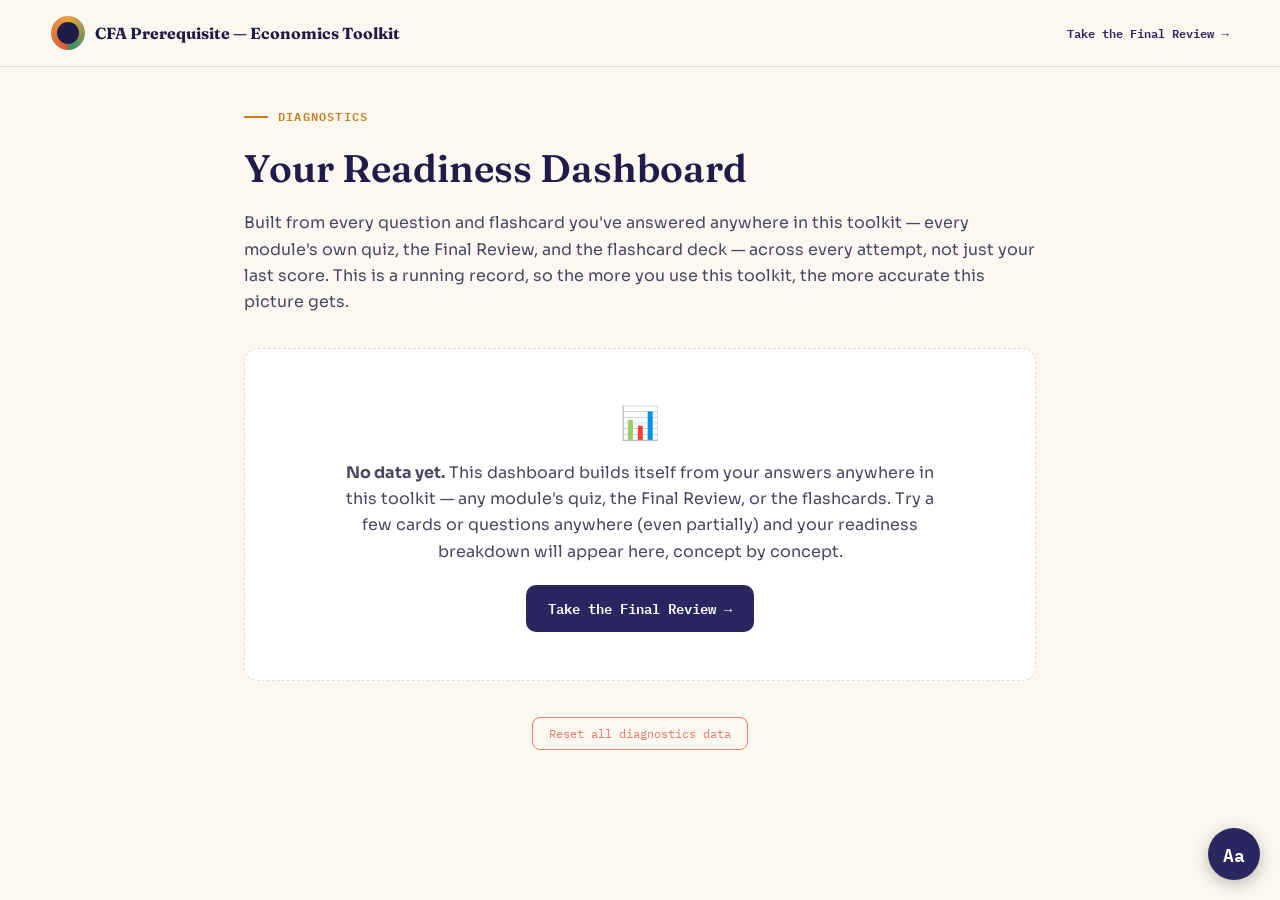
<file: readiness/index.html>
<!DOCTYPE html>
<html lang="en">
<head>
<meta charset="UTF-8">
<meta name="viewport" content="width=device-width, initial-scale=1.0">
<title>Readiness Dashboard — CFA Prerequisite Economics Toolkit</title>
<link rel="stylesheet" href="styles.css">
<style>
  body{ margin:0; background:var(--paper); }
  .topbar{
    padding:16px 4vw; display:flex; align-items:center; justify-content:space-between;
    border-bottom:1px solid var(--line); position:sticky; top:0; background:var(--paper); z-index:10;
  }
  .topbar-left{ display:flex; align-items:center; gap:10px; text-decoration:none; }
  .brand-name{ font-family:var(--font-display); font-weight:700; font-size:1rem; color:var(--indigo-deep); }
  .wrap{ max-width:920px; margin:0 auto; padding:40px 5vw 80px; }
  .eyebrow{
    font-family:var(--font-mono); font-size:.75rem; letter-spacing:.1em; text-transform:uppercase;
    color:var(--amber-deep); font-weight:600; margin-bottom:10px; display:flex; align-items:center; gap:10px;
  }
  .eyebrow::before{ content:""; width:24px; height:2px; background:var(--amber-deep); display:inline-block; }
  h1{ font-family:var(--font-display); font-size:clamp(1.7rem,3.4vw,2.4rem); color:var(--indigo-deep); margin:0 0 10px; }
  .lede{ color:var(--ink-soft); font-size:1rem; margin:0 0 32px; max-width:75ch; }

  .empty-state{
    background:#fff; border:1.5px dashed var(--line); border-radius:14px; padding:48px 32px; text-align:center; margin-bottom:32px;
  }
  .empty-state p{ color:var(--ink-soft); max-width:50ch; margin:10px auto 20px; }
  .start-btn{
    font-family:var(--font-mono); font-size:.85rem; font-weight:700; background:var(--indigo); color:#fff;
    border:none; padding:12px 22px; border-radius:10px; cursor:pointer; text-decoration:none; display:inline-block;
  }
  .start-btn:hover{ background:var(--indigo-deep); }

  .summary-row{ display:flex; gap:14px; flex-wrap:wrap; margin-bottom:32px; }
  .summary-card{
    flex:1; min-width:140px; background:#fff; border:1px solid var(--line); border-radius:12px; padding:16px 18px;
  }
  .summary-card .k{ font-family:var(--font-mono); font-size:.68rem; text-transform:uppercase; letter-spacing:.05em; color:var(--ink-soft); margin-bottom:6px; }
  .summary-card .v{ font-family:var(--font-display); font-size:1.6rem; font-weight:700; color:var(--indigo-deep); }

  .focus-section{ margin-bottom:36px; }
  .focus-section h2{ font-family:var(--font-mono); font-size:.8rem; text-transform:uppercase; letter-spacing:.05em; color:var(--indigo); margin:0 0 14px; }
  .concept-pill{
    display:inline-flex; align-items:center; gap:8px; background:#fff; border:1px solid var(--line); border-radius:20px;
    padding:7px 14px; margin:0 8px 8px 0; font-size:.82rem;
  }
  .concept-pill .dot{ width:8px; height:8px; border-radius:50%; flex:0 0 auto; }
  .concept-pill .pct{ font-family:var(--font-mono); font-size:.75rem; color:var(--ink-soft); }

  .module-card{
    background:#fff; border:1px solid var(--line); border-radius:14px; padding:22px 24px; margin-bottom:16px;
  }
  .module-card-head{ display:flex; align-items:center; justify-content:space-between; flex-wrap:wrap; gap:10px; margin-bottom:14px; }
  .module-card-head h3{ font-family:var(--font-display); font-size:1.15rem; color:var(--indigo-deep); margin:0; }
  .verdict{
    font-family:var(--font-mono); font-size:.7rem; font-weight:700; text-transform:uppercase; letter-spacing:.04em;
    padding:5px 12px; border-radius:20px;
  }
  .verdict.ready{ background:#E4F4EC; color:#1c5b41; }
  .verdict.review{ background:#FFF6E6; color:#C77F1E; }
  .verdict.notready{ background:#FBE7E2; color:#8a2f1c; }
  .verdict.unassessed{ background:var(--paper-dim); color:var(--ink-soft); }

  .concept-row{ display:flex; align-items:center; gap:10px; font-size:.82rem; margin-bottom:8px; }
  .concept-row .name{ width:220px; flex:0 0 auto; color:var(--ink); }
  .concept-row .track{ flex:1; height:8px; background:var(--paper-dim); border-radius:4px; overflow:hidden; }
  .concept-row .fill{ height:100%; border-radius:4px; }
  .concept-row .stat{ font-family:var(--font-mono); font-size:.72rem; color:var(--ink-soft); width:70px; text-align:right; }

  .reset-row{ text-align:center; margin-top:36px; }
  .reset-btn{
    font-family:var(--font-mono); font-size:.75rem; color:var(--red); background:none; border:1px solid var(--red);
    padding:8px 16px; border-radius:8px; cursor:pointer; opacity:.75;
  }
  .reset-btn:hover{ opacity:1; }
</style>
</head>
<body>

<div class="topbar">
  <a href="../index.html" class="topbar-left">
    <span class="brand-mark"></span>
    <span class="brand-name">CFA Prerequisite — Economics Toolkit</span>
  </a>
  <a href="../final-review/index.html" style="font-family:var(--font-mono); font-size:.78rem; color:var(--indigo); text-decoration:none; font-weight:600;">Take the Final Review →</a>
</div>

<div class="wrap">
  <div class="eyebrow">Diagnostics</div>
  <h1>Your Readiness Dashboard</h1>
  <p class="lede">Built from every question and flashcard you've answered anywhere in this toolkit — every module's own quiz, the Final Review, and the flashcard deck — across every attempt, not just your last score. This is a running record, so the more you use this toolkit, the more accurate this picture gets.</p>

  <div id="dashboardContent">
    <!-- populated by JS -->
  </div>

  <div class="reset-row">
    <button class="reset-btn" id="resetBtn">Reset all diagnostics data</button>
  </div>
</div>

<script src="../diagnostics.js"></script>
<script src="script.js"></script>
<script src="../accessibility.js"></script>
</body>
</html>
</file>
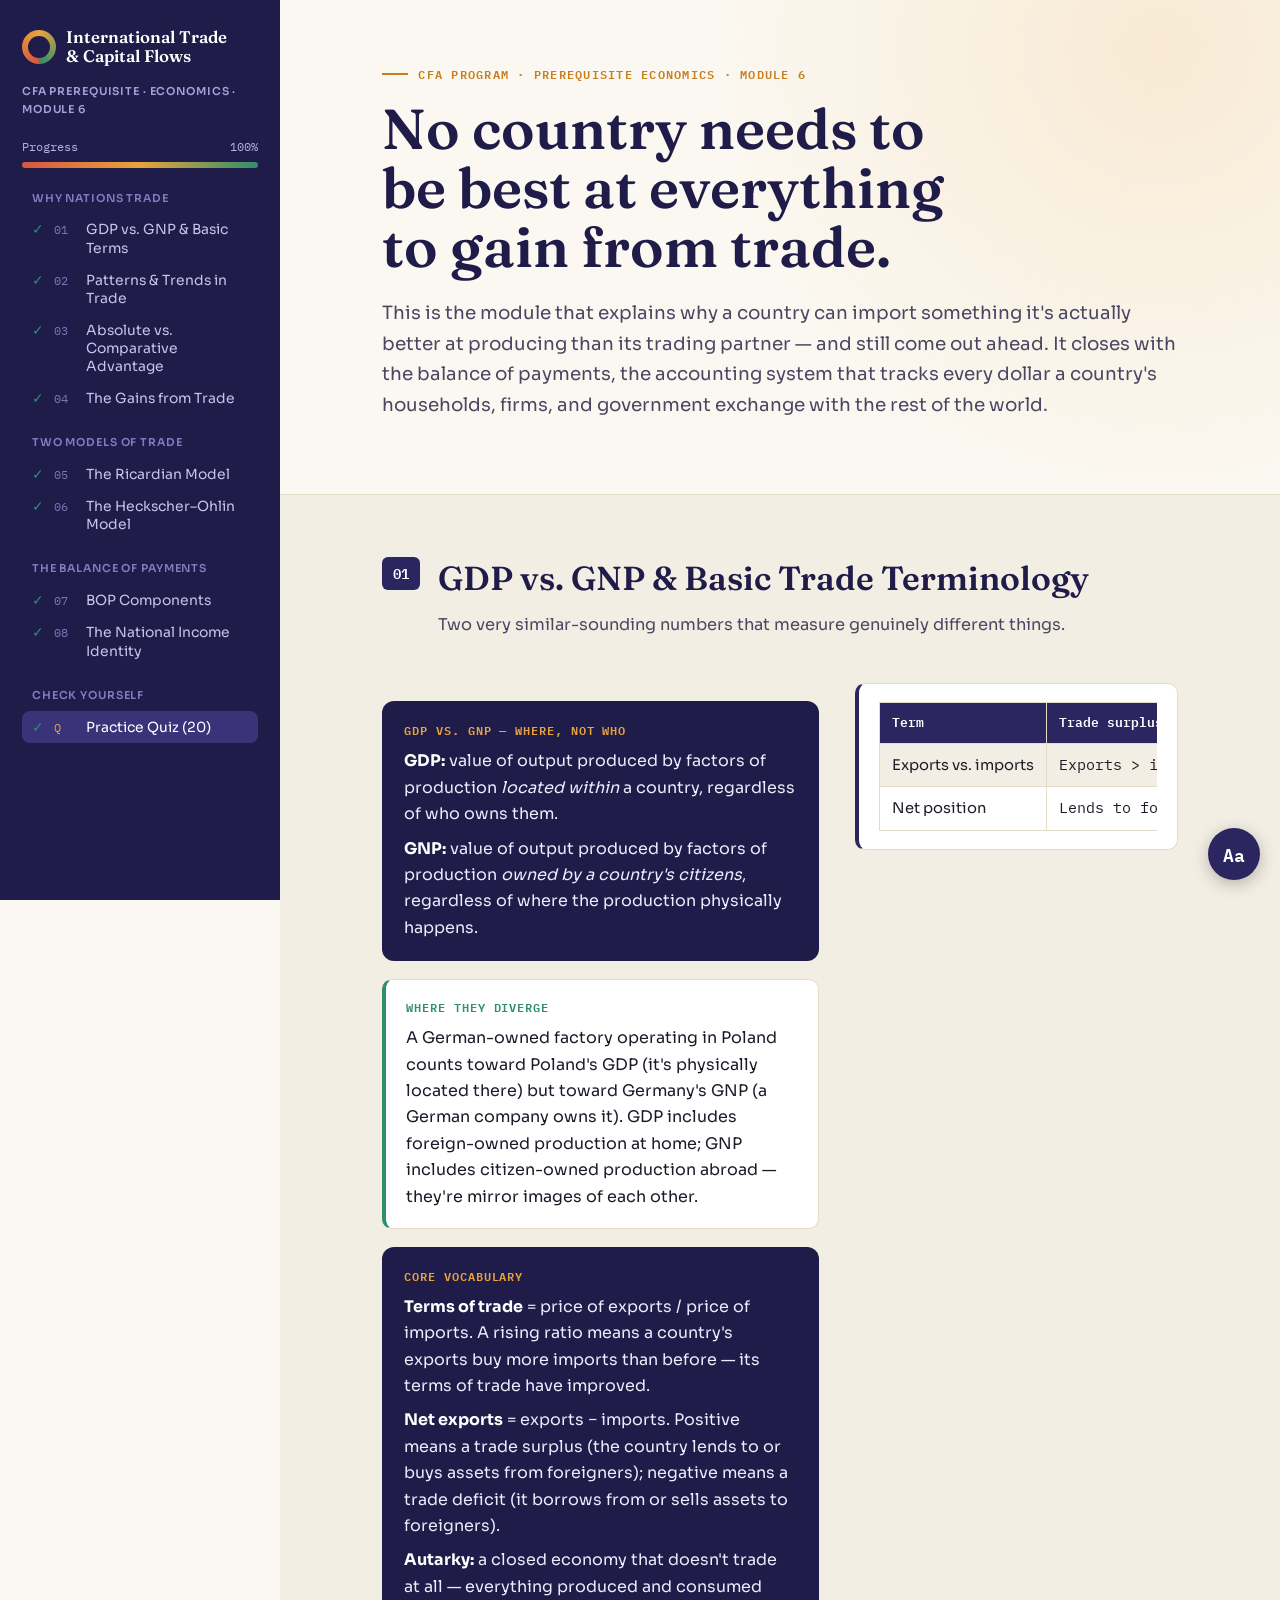
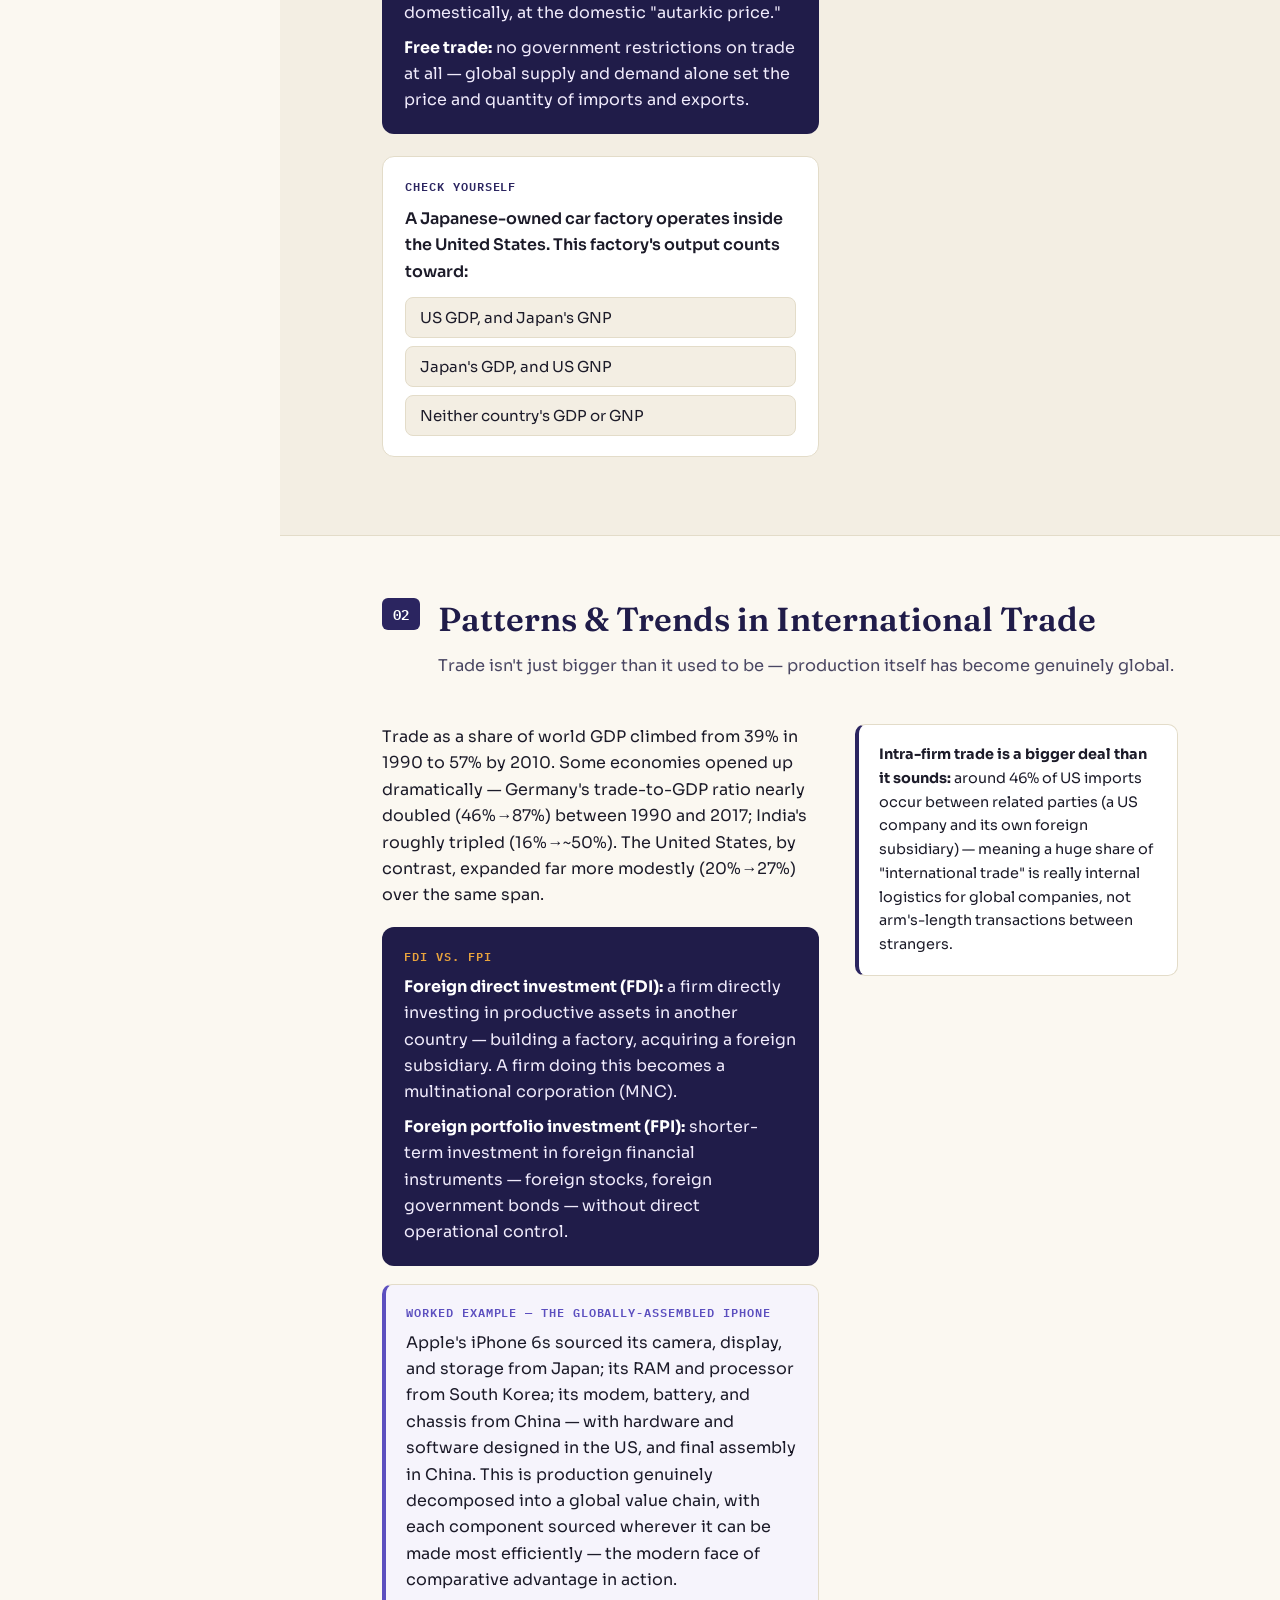
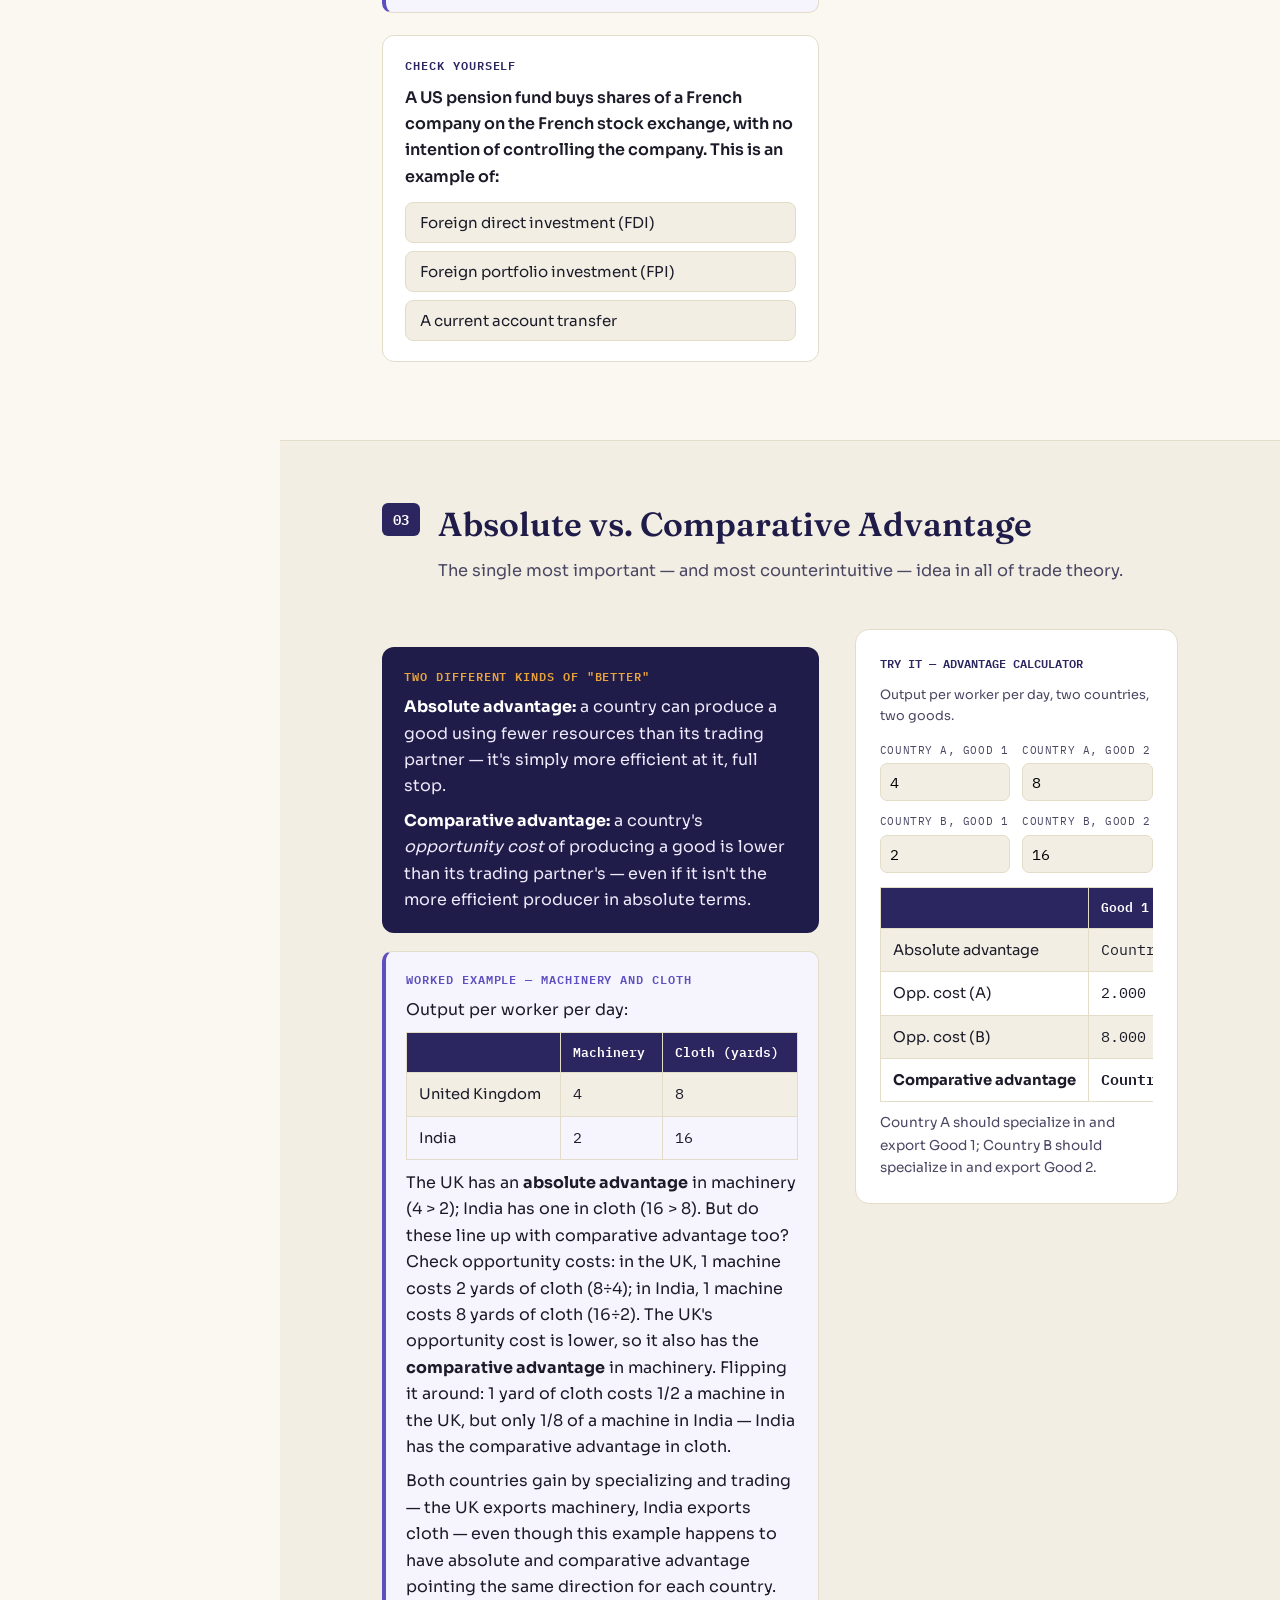
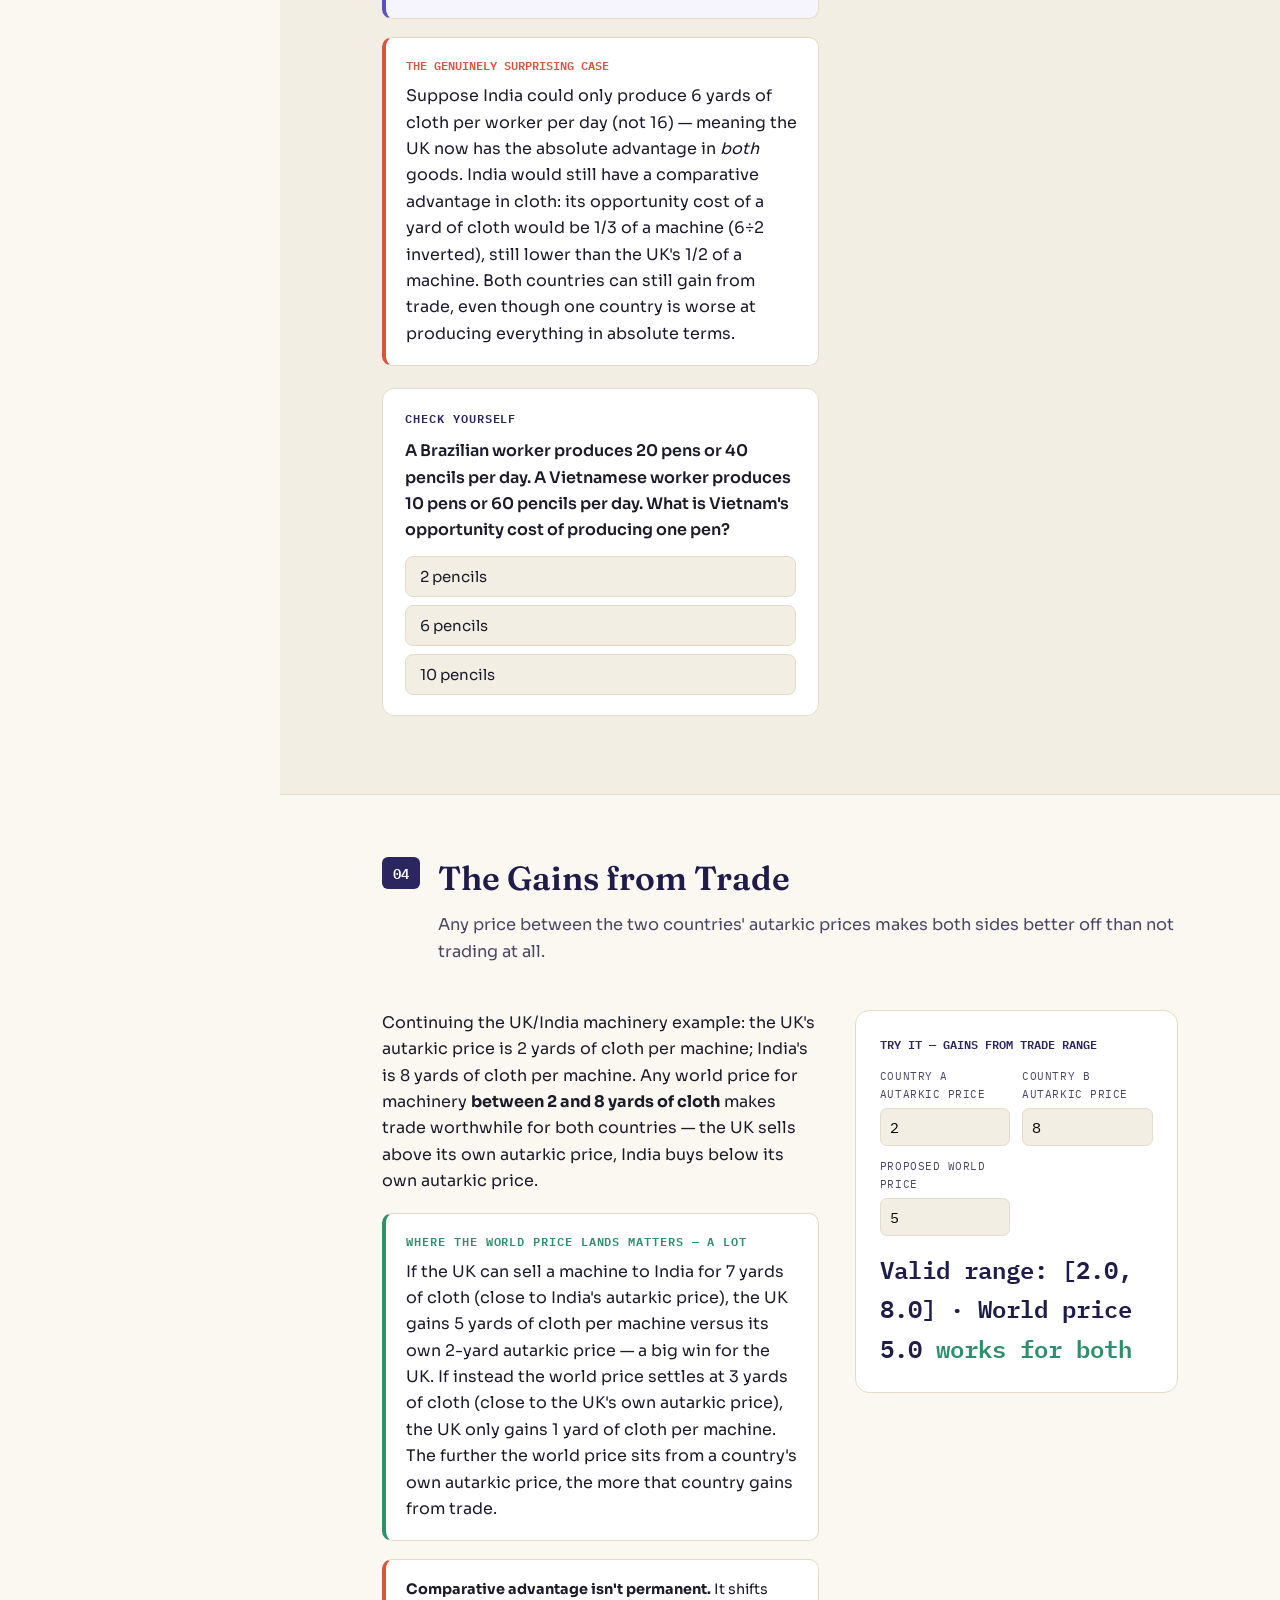
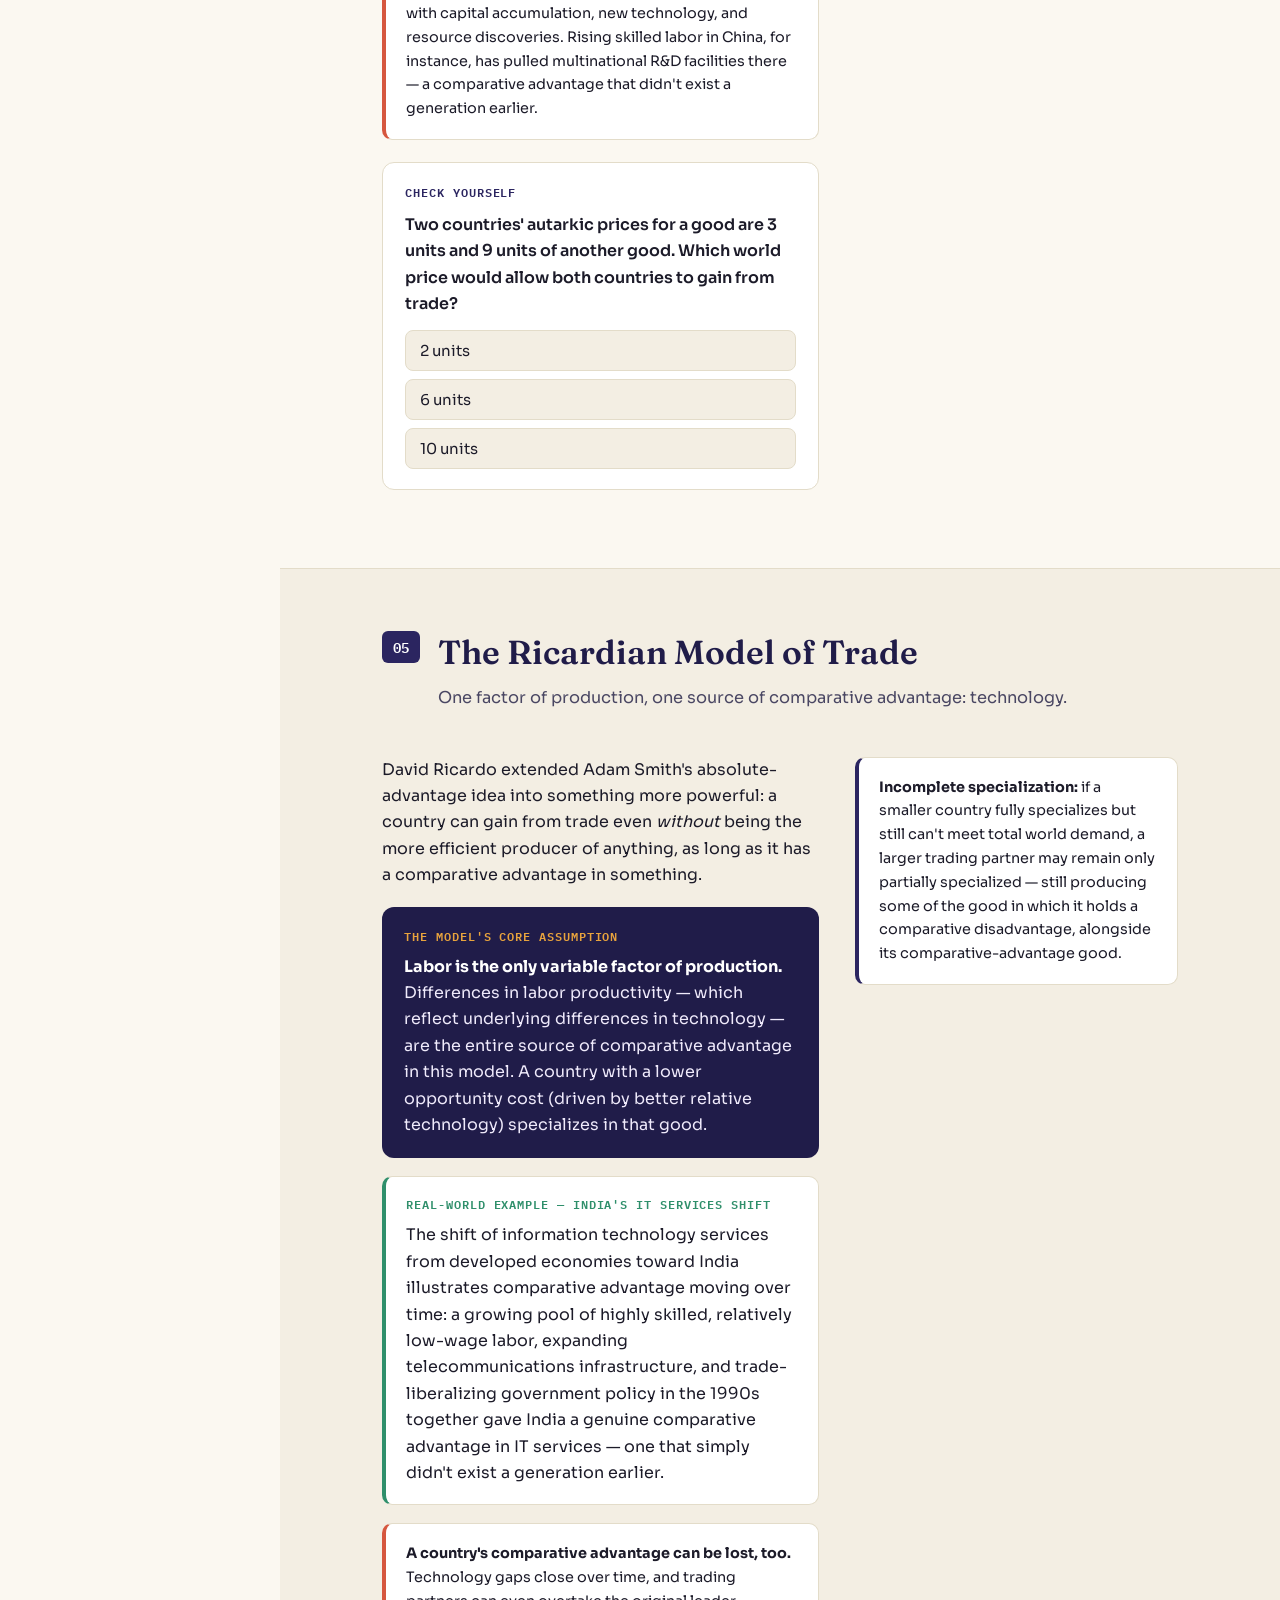
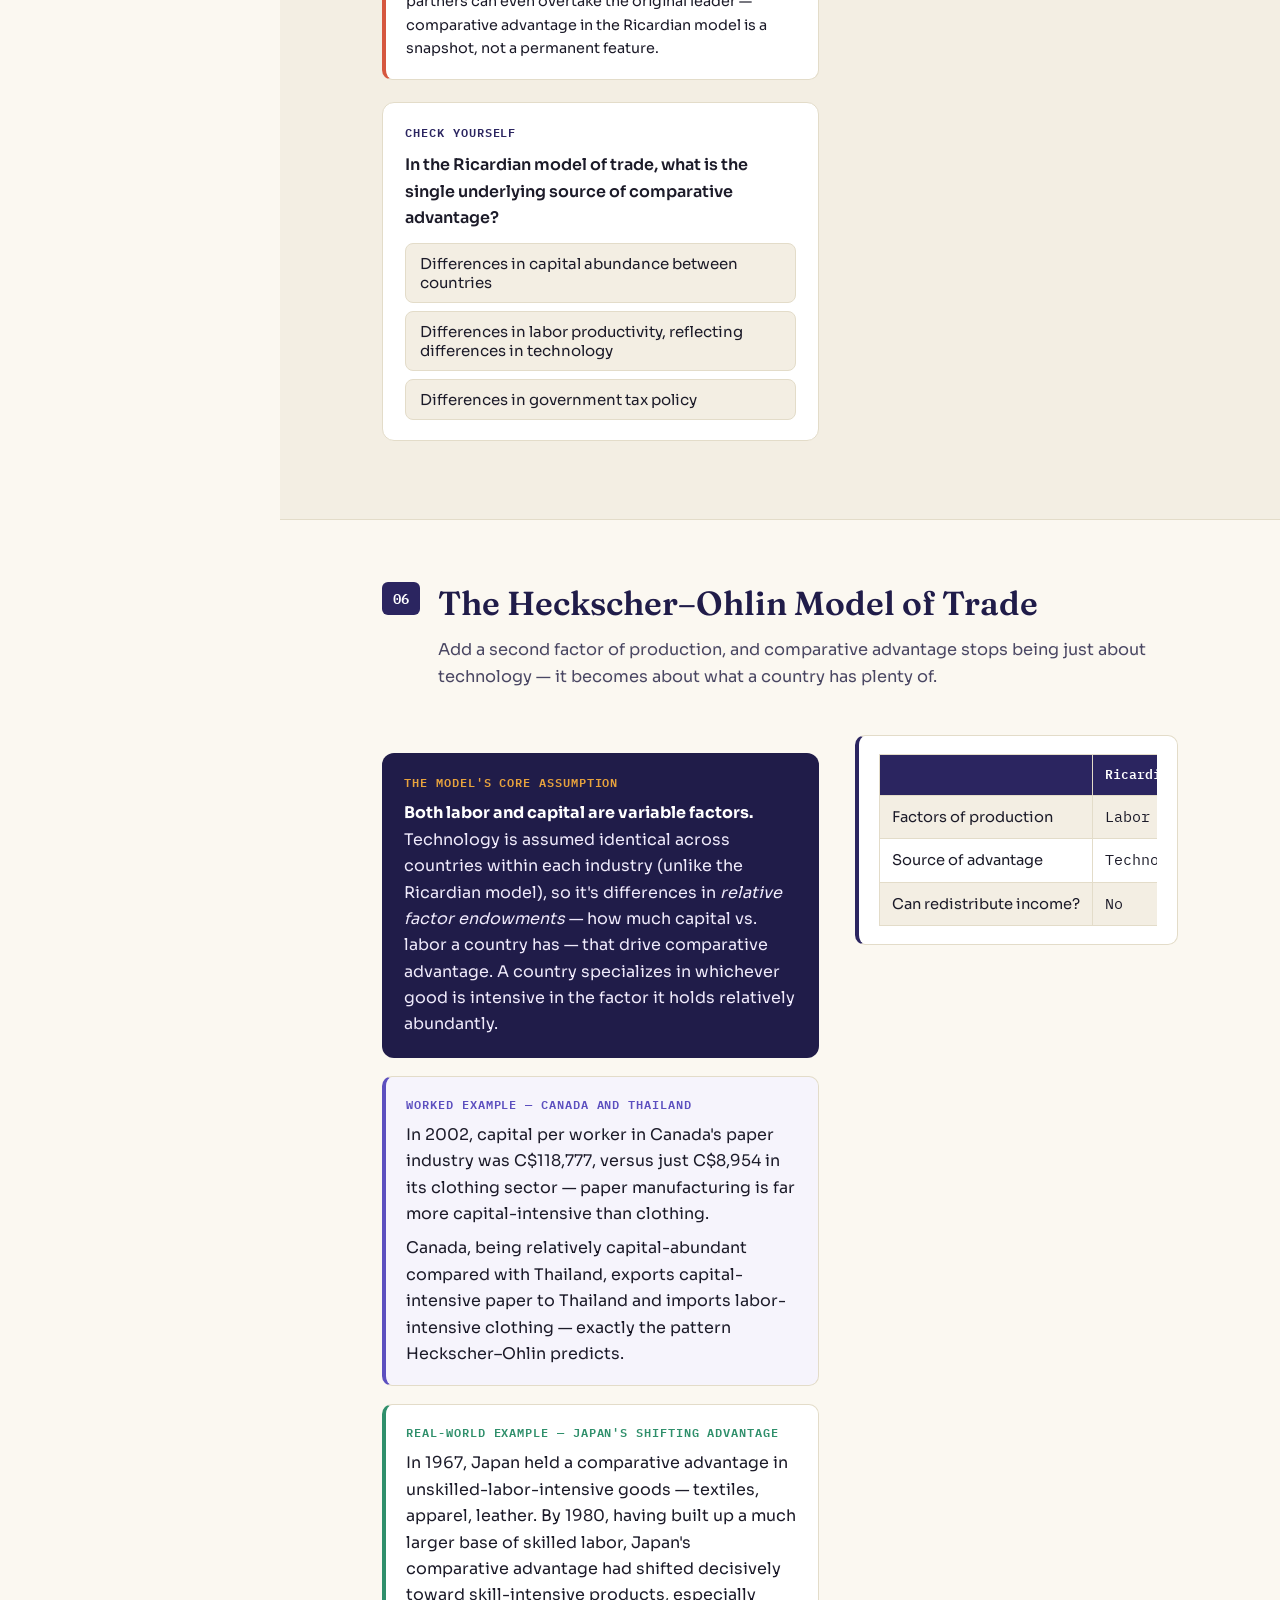
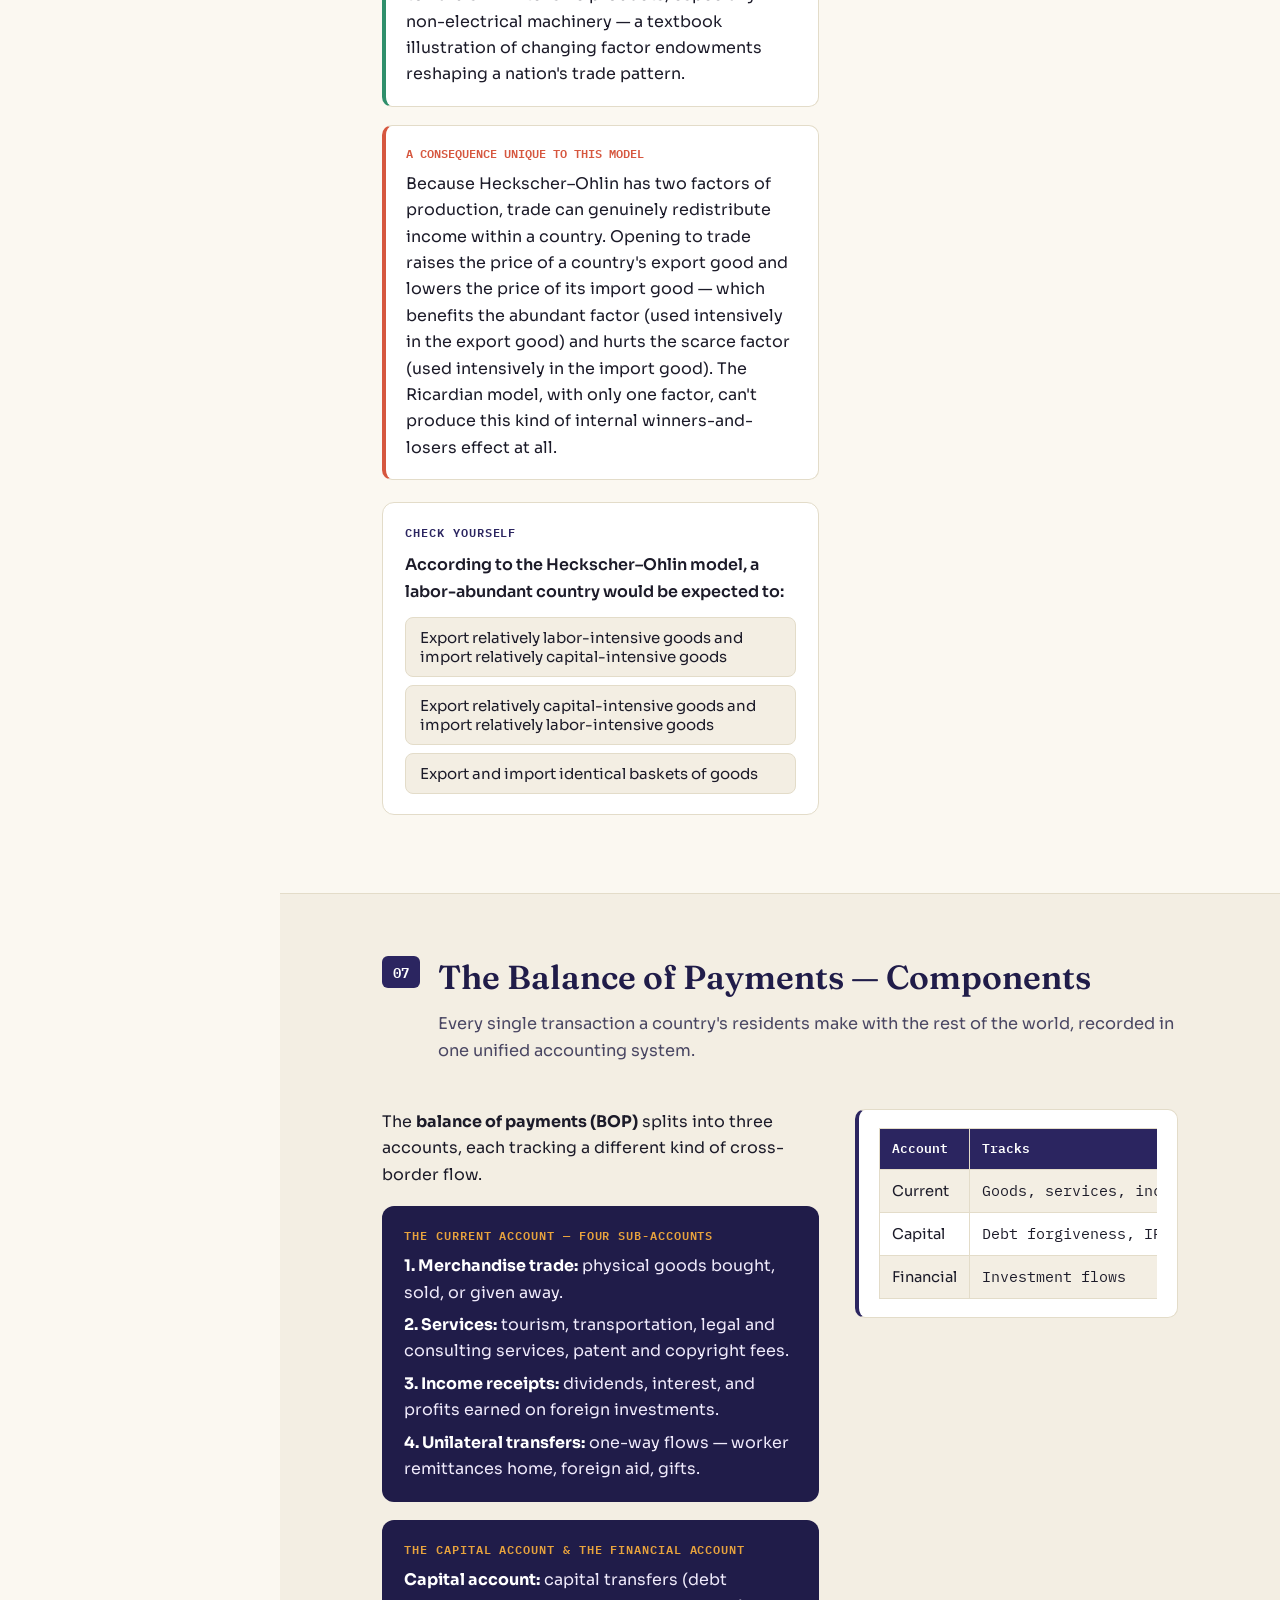
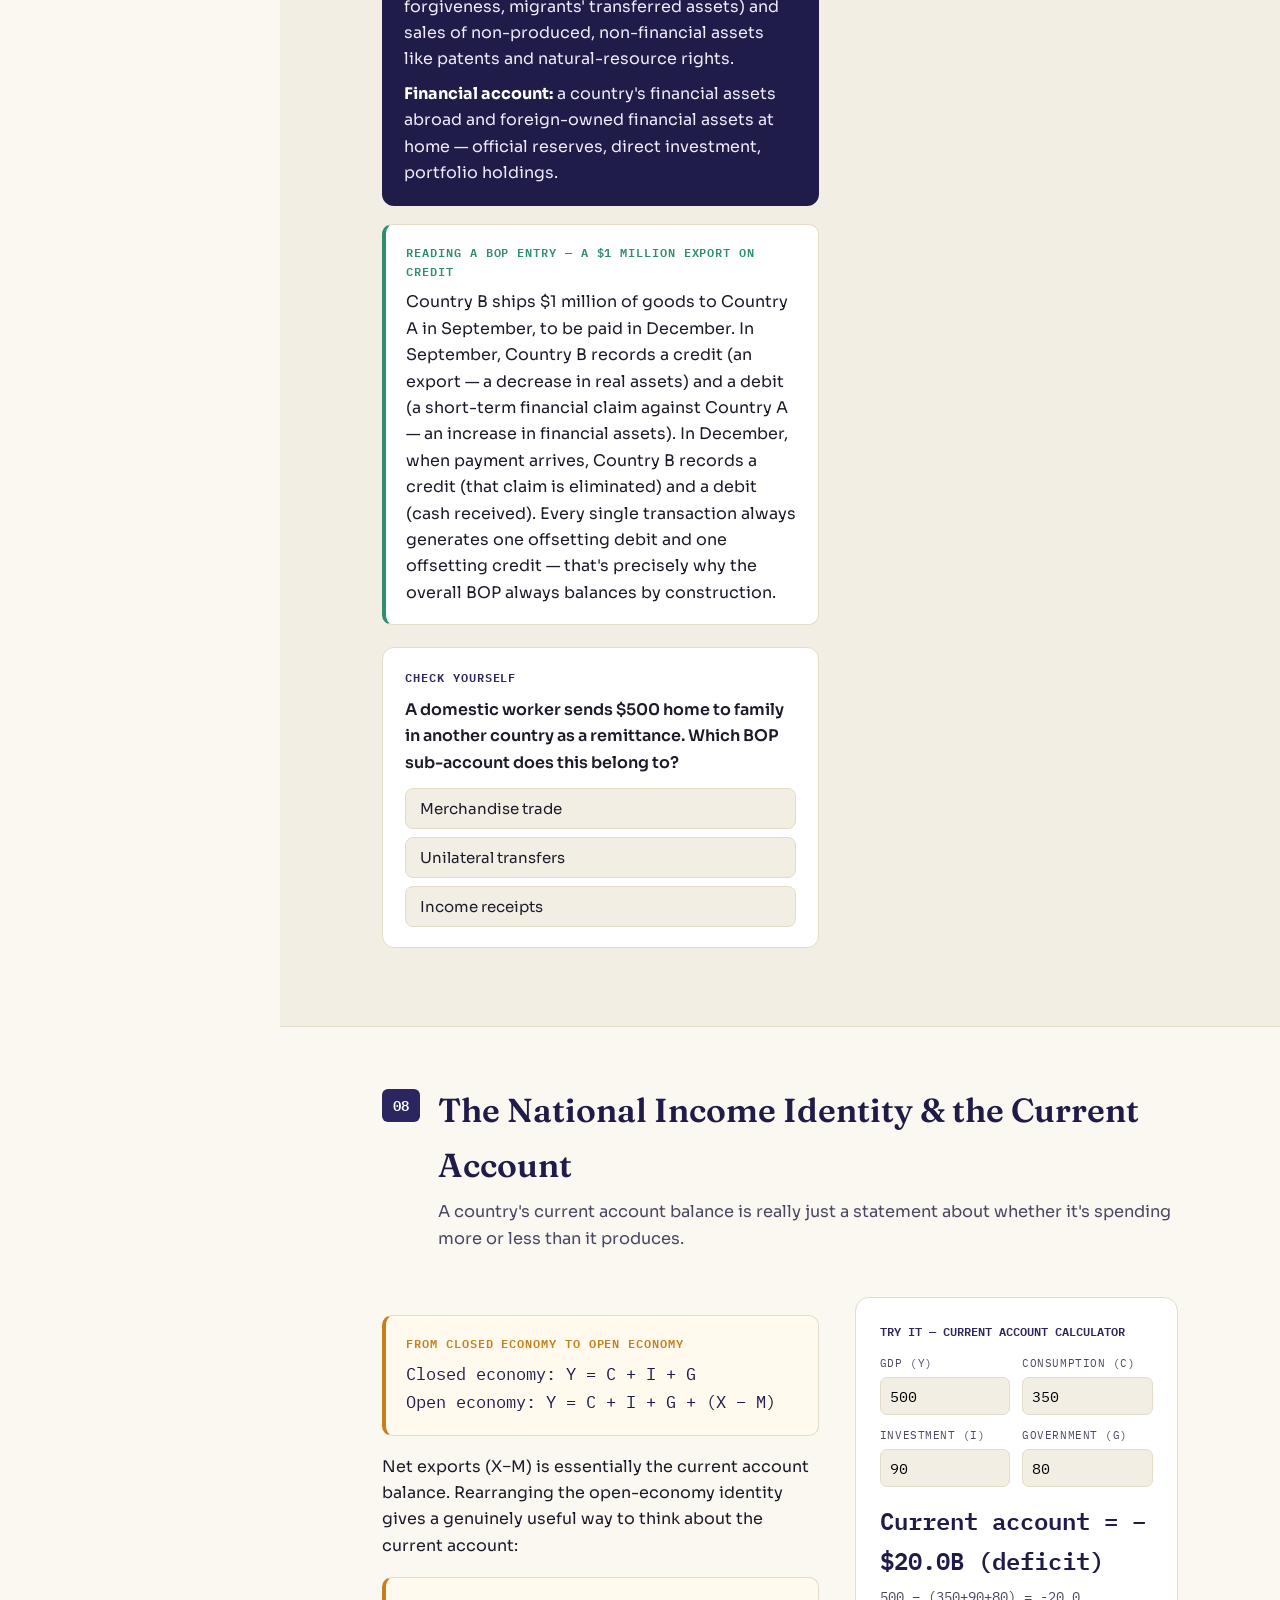
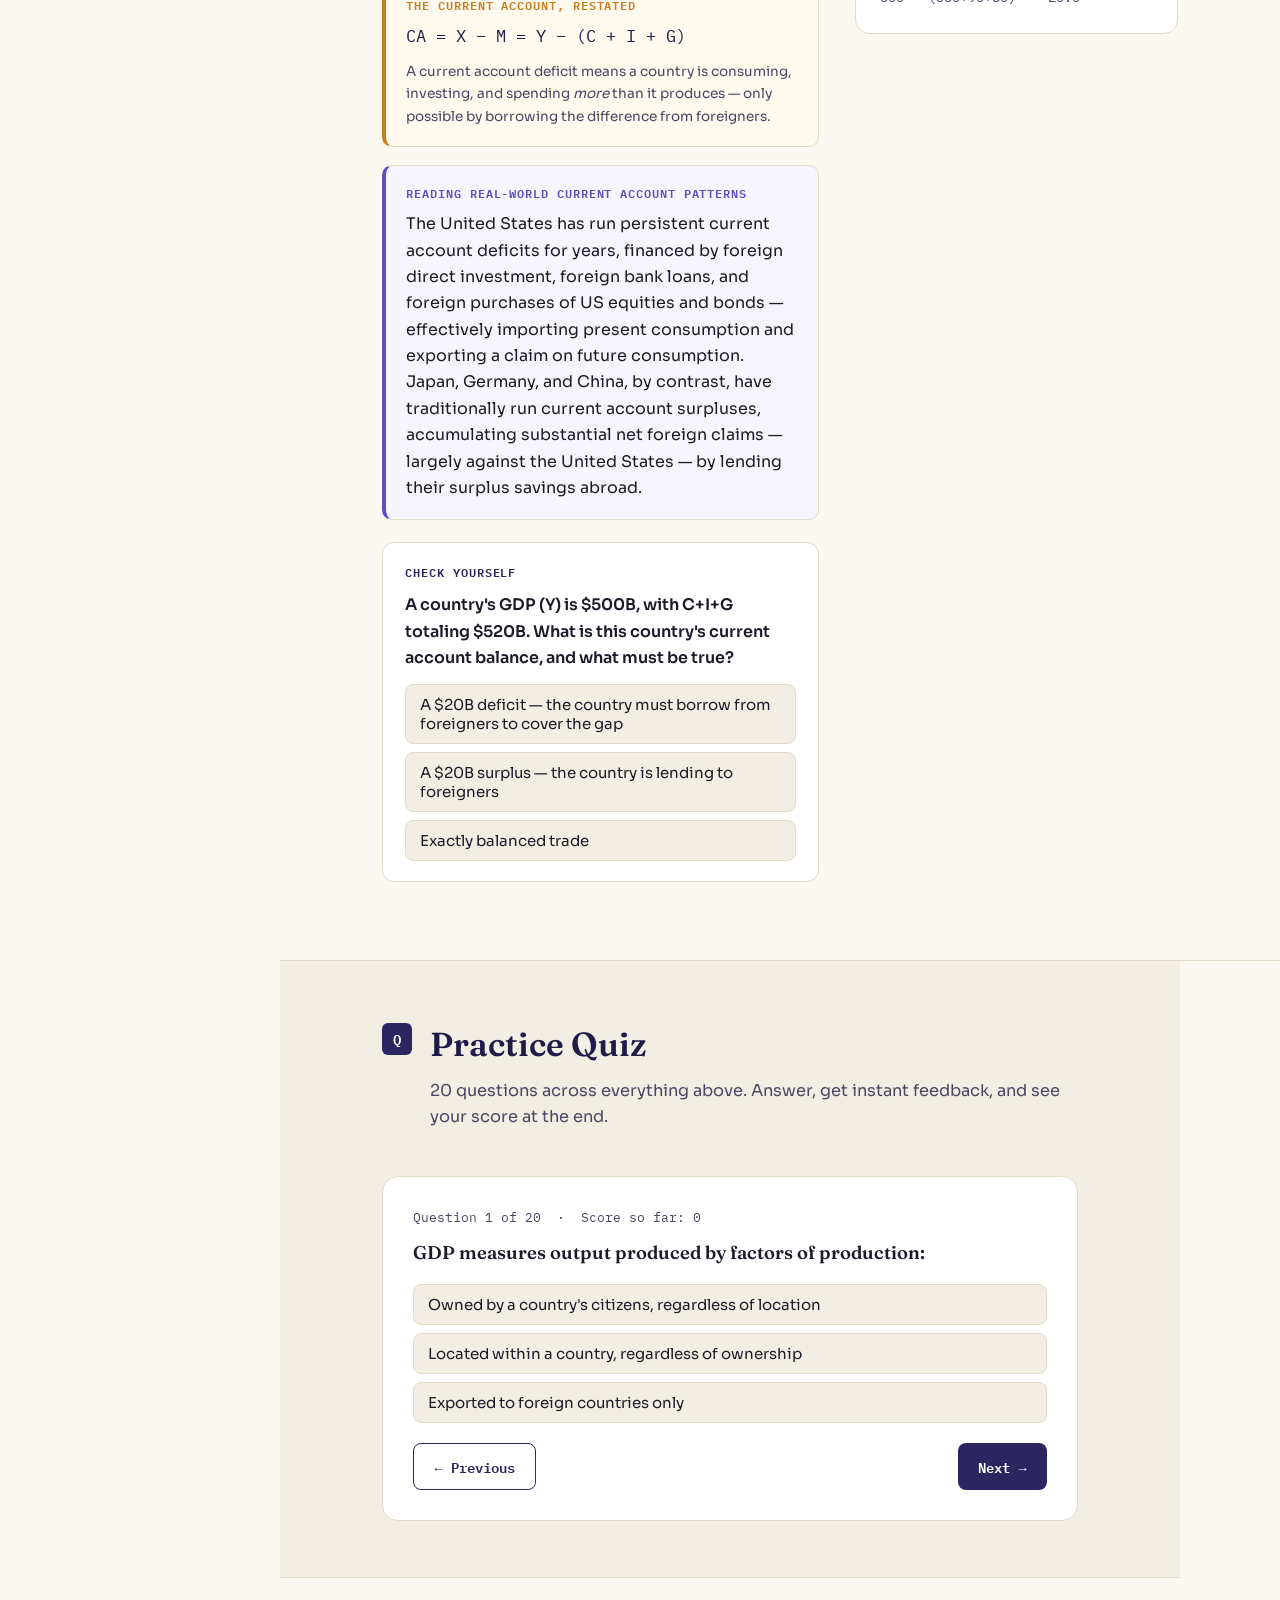
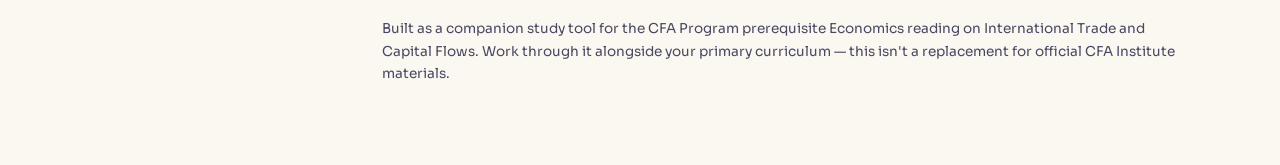
<file: trade-capital/index.html>
<!DOCTYPE html>
<html lang="en">
<head>
<meta charset="UTF-8">
<meta name="viewport" content="width=device-width, initial-scale=1.0">
<title>International Trade and Capital Flows — CFA Prerequisite Economics Toolkit</title>
<link rel="stylesheet" href="styles.css">
</head>
<body>

<div class="mobile-bar">
  <strong style="font-family:var(--font-display)">🌍 ⇄</strong>
  <button id="sidebarToggle">Menu</button>
</div>

<div class="app">
  <nav class="sidebar" id="sidebar">
    <a href="../index.html" class="brand">
      <span class="brand-mark"></span>
      <span class="brand-name">International Trade<br>&amp; Capital Flows</span>
    </a>
    <div class="brand-sub">CFA Prerequisite · Economics · Module 6</div>

    <div class="progress-wrap">
      <div class="progress-label"><span>Progress</span><span id="progressPct">0%</span></div>
      <div class="progress-track"><div class="progress-fill" id="progressFill"></div></div>
    </div>

    <div class="toc-group-label">Why Nations Trade</div>
    <ul class="toc">
      <li><a href="#sec-terminology" data-sec="sec-terminology"><span class="num">01</span>GDP vs. GNP &amp; Basic Terms</a></li>
      <li><a href="#sec-patterns" data-sec="sec-patterns"><span class="num">02</span>Patterns &amp; Trends in Trade</a></li>
      <li><a href="#sec-advantage" data-sec="sec-advantage"><span class="num">03</span>Absolute vs. Comparative Advantage</a></li>
      <li><a href="#sec-gains" data-sec="sec-gains"><span class="num">04</span>The Gains from Trade</a></li>
    </ul>

    <div class="toc-group-label">Two Models of Trade</div>
    <ul class="toc">
      <li><a href="#sec-ricardian" data-sec="sec-ricardian"><span class="num">05</span>The Ricardian Model</a></li>
      <li><a href="#sec-heckscher" data-sec="sec-heckscher"><span class="num">06</span>The Heckscher–Ohlin Model</a></li>
    </ul>

    <div class="toc-group-label">The Balance of Payments</div>
    <ul class="toc">
      <li><a href="#sec-bopcomponents" data-sec="sec-bopcomponents"><span class="num">07</span>BOP Components</a></li>
      <li><a href="#sec-nationalincome" data-sec="sec-nationalincome"><span class="num">08</span>The National Income Identity</a></li>
    </ul>

    <div class="toc-group-label">Check Yourself</div>
    <ul class="toc">
      <li><a href="#sec-quiz" data-sec="sec-quiz"><span class="num">Q</span>Practice Quiz (20)</a></li>
    </ul>
  </nav>

  <main id="top">
    <header class="hero">
      <div class="eyebrow">CFA Program · Prerequisite Economics · Module 6</div>
      <h1>No country needs to be best at everything to gain from trade.</h1>
      <p class="lede">This is the module that explains why a country can import something it's actually better at producing than its trading partner — and still come out ahead. It closes with the balance of payments, the accounting system that tracks every dollar a country's households, firms, and government exchange with the rest of the world.</p>
    </header>

    <!-- =========================================================
         01 GDP VS GNP & BASIC TERMINOLOGY
    ========================================================== -->
    <section class="section" id="sec-terminology">
      <div class="section-head">
        <span class="section-tag">01</span>
        <div>
          <h2>GDP vs. GNP &amp; Basic Trade Terminology</h2>
          <p class="subhead">Two very similar-sounding numbers that measure genuinely different things.</p>
        </div>
      </div>
      <div class="content-grid">
        <div>
          <div class="definition">
            <div class="label">GDP vs. GNP — where, not who</div>
            <p style="margin-bottom:8px;"><strong>GDP:</strong> value of output produced by factors of production <em>located within</em> a country, regardless of who owns them.</p>
            <p style="margin:0;"><strong>GNP:</strong> value of output produced by factors of production <em>owned by a country's citizens</em>, regardless of where the production physically happens.</p>
          </div>

          <div class="callout example">
            <div class="label">Where they diverge</div>
            <p style="margin:0;">A German-owned factory operating in Poland counts toward Poland's GDP (it's physically located there) but toward Germany's GNP (a German company owns it). GDP includes foreign-owned production at home; GNP includes citizen-owned production abroad — they're mirror images of each other.</p>
          </div>

          <div class="definition">
            <div class="label">Core vocabulary</div>
            <p style="margin-bottom:8px;"><strong>Terms of trade</strong> = price of exports / price of imports. A rising ratio means a country's exports buy more imports than before — its terms of trade have improved.</p>
            <p style="margin-bottom:8px;"><strong>Net exports</strong> = exports − imports. Positive means a trade surplus (the country lends to or buys assets from foreigners); negative means a trade deficit (it borrows from or sells assets to foreigners).</p>
            <p style="margin-bottom:8px;"><strong>Autarky:</strong> a closed economy that doesn't trade at all — everything produced and consumed domestically, at the domestic "autarkic price."</p>
            <p style="margin:0;"><strong>Free trade:</strong> no government restrictions on trade at all — global supply and demand alone set the price and quantity of imports and exports.</p>
          </div>

          <div class="checkin" data-checkin="c1">
            <div class="label">Check yourself</div>
            <div class="q">A Japanese-owned car factory operates inside the United States. This factory's output counts toward:</div>
            <div class="opt-list">
              <button class="opt-btn" data-correct="true">US GDP, and Japan's GNP</button>
              <button class="opt-btn" data-correct="false">Japan's GDP, and US GNP</button>
              <button class="opt-btn" data-correct="false">Neither country's GDP or GNP</button>
            </div>
            <div class="checkin-feedback">Correct — GDP counts output produced within a country's borders (US GDP), while GNP counts output produced by a country's own citizens or companies wherever it happens (Japan's GNP).</div>
          </div>
        </div>
        <div>
          <div class="callout" style="margin-top:0;">
            <table class="exhibit" style="margin:0;">
              <tr><th>Term</th><th>Trade surplus</th><th>Trade deficit</th></tr>
              <tr><td>Exports vs. imports</td><td class="num">Exports &gt; imports</td><td class="num">Imports &gt; exports</td></tr>
              <tr><td>Net position</td><td class="num">Lends to foreigners</td><td class="num">Borrows from foreigners</td></tr>
            </table>
          </div>
        </div>
      </div>
    </section>

    <!-- =========================================================
         02 PATTERNS & TRENDS IN TRADE
    ========================================================== -->
    <section class="section" id="sec-patterns">
      <div class="section-head">
        <span class="section-tag">02</span>
        <div>
          <h2>Patterns &amp; Trends in International Trade</h2>
          <p class="subhead">Trade isn't just bigger than it used to be — production itself has become genuinely global.</p>
        </div>
      </div>
      <div class="content-grid">
        <div>
          <p>Trade as a share of world GDP climbed from 39% in 1990 to 57% by 2010. Some economies opened up dramatically — Germany's trade-to-GDP ratio nearly doubled (46%→87%) between 1990 and 2017; India's roughly tripled (16%→~50%). The United States, by contrast, expanded far more modestly (20%→27%) over the same span.</p>

          <div class="definition">
            <div class="label">FDI vs. FPI</div>
            <p style="margin-bottom:8px;"><strong>Foreign direct investment (FDI):</strong> a firm directly investing in productive assets in another country — building a factory, acquiring a foreign subsidiary. A firm doing this becomes a multinational corporation (MNC).</p>
            <p style="margin:0;"><strong>Foreign portfolio investment (FPI):</strong> shorter-term investment in foreign financial instruments — foreign stocks, foreign government bonds — without direct operational control.</p>
          </div>

          <div class="callout finance">
            <div class="label">Worked example — the globally-assembled iPhone</div>
            <p style="margin:0;">Apple's iPhone 6s sourced its camera, display, and storage from Japan; its RAM and processor from South Korea; its modem, battery, and chassis from China — with hardware and software designed in the US, and final assembly in China. This is production genuinely decomposed into a global value chain, with each component sourced wherever it can be made most efficiently — the modern face of comparative advantage in action.</p>
          </div>

          <div class="checkin" data-checkin="c2">
            <div class="label">Check yourself</div>
            <div class="q">A US pension fund buys shares of a French company on the French stock exchange, with no intention of controlling the company. This is an example of:</div>
            <div class="opt-list">
              <button class="opt-btn" data-correct="false">Foreign direct investment (FDI)</button>
              <button class="opt-btn" data-correct="true">Foreign portfolio investment (FPI)</button>
              <button class="opt-btn" data-correct="false">A current account transfer</button>
            </div>
            <div class="checkin-feedback">Correct — a shorter-term investment in foreign financial instruments without operational control is FPI, distinct from FDI.</div>
          </div>
        </div>
        <div>
          <div class="callout" style="margin-top:0;">
            <p style="margin:0; font-size:.9rem;"><strong>Intra-firm trade is a bigger deal than it sounds:</strong> around 46% of US imports occur between related parties (a US company and its own foreign subsidiary) — meaning a huge share of "international trade" is really internal logistics for global companies, not arm's-length transactions between strangers.</p>
          </div>
        </div>
      </div>
    </section>

    <!-- =========================================================
         03 ABSOLUTE VS COMPARATIVE ADVANTAGE
    ========================================================== -->
    <section class="section" id="sec-advantage">
      <div class="section-head">
        <span class="section-tag">03</span>
        <div>
          <h2>Absolute vs. Comparative Advantage</h2>
          <p class="subhead">The single most important — and most counterintuitive — idea in all of trade theory.</p>
        </div>
      </div>
      <div class="content-grid">
        <div>
          <div class="definition">
            <div class="label">Two different kinds of "better"</div>
            <p style="margin-bottom:8px;"><strong>Absolute advantage:</strong> a country can produce a good using fewer resources than its trading partner — it's simply more efficient at it, full stop.</p>
            <p style="margin:0;"><strong>Comparative advantage:</strong> a country's <em>opportunity cost</em> of producing a good is lower than its trading partner's — even if it isn't the more efficient producer in absolute terms.</p>
          </div>

          <div class="callout finance">
            <div class="label">Worked example — machinery and cloth</div>
            <p style="margin:0 0 8px;">Output per worker per day:</p>
            <table class="exhibit" style="margin:0 0 10px;">
              <tr><th></th><th>Machinery</th><th>Cloth (yards)</th></tr>
              <tr><td>United Kingdom</td><td class="num">4</td><td class="num">8</td></tr>
              <tr><td>India</td><td class="num">2</td><td class="num">16</td></tr>
            </table>
            <p style="margin:0 0 8px;">The UK has an <strong>absolute advantage</strong> in machinery (4 &gt; 2); India has one in cloth (16 &gt; 8). But do these line up with comparative advantage too? Check opportunity costs: in the UK, 1 machine costs 2 yards of cloth (8÷4); in India, 1 machine costs 8 yards of cloth (16÷2). The UK's opportunity cost is lower, so it also has the <strong>comparative advantage</strong> in machinery. Flipping it around: 1 yard of cloth costs 1/2 a machine in the UK, but only 1/8 of a machine in India — India has the comparative advantage in cloth.</p>
            <p style="margin:0;">Both countries gain by specializing and trading — the UK exports machinery, India exports cloth — even though this example happens to have absolute and comparative advantage pointing the same direction for each country.</p>
          </div>

          <div class="callout" style="border-left-color:var(--red);">
            <div class="label" style="font-family:var(--font-mono); font-size:.72rem; text-transform:uppercase; color:var(--red); font-weight:700; margin-bottom:8px;">The genuinely surprising case</div>
            <p style="margin:0;">Suppose India could only produce 6 yards of cloth per worker per day (not 16) — meaning the UK now has the absolute advantage in <em>both</em> goods. India would still have a comparative advantage in cloth: its opportunity cost of a yard of cloth would be 1/3 of a machine (6÷2 inverted), still lower than the UK's 1/2 of a machine. Both countries can still gain from trade, even though one country is worse at producing everything in absolute terms.</p>
          </div>

          <div class="checkin" data-checkin="c3">
            <div class="label">Check yourself</div>
            <div class="q">A Brazilian worker produces 20 pens or 40 pencils per day. A Vietnamese worker produces 10 pens or 60 pencils per day. What is Vietnam's opportunity cost of producing one pen?</div>
            <div class="opt-list">
              <button class="opt-btn" data-correct="false">2 pencils</button>
              <button class="opt-btn" data-correct="true">6 pencils</button>
              <button class="opt-btn" data-correct="false">10 pencils</button>
            </div>
            <div class="checkin-feedback">Correct — Vietnam can make 60 pencils or 10 pens in a day, so making 1 pen costs 60/10 = 6 pencils forgone.</div>
          </div>
        </div>
        <div>
          <div class="dist-card" style="margin-top:0;">
            <div class="label" style="font-family:var(--font-mono); font-size:.72rem; text-transform:uppercase; color:var(--indigo); font-weight:700; margin-bottom:12px;">Try it — advantage calculator</div>
            <p style="font-size:.8rem; color:var(--ink-soft); margin:0 0 10px;">Output per worker per day, two countries, two goods.</p>
            <div class="tvm-grid">
              <div class="tvm-field"><label>Country A, Good 1</label><input type="number" id="advA1" value="4" step="1"></div>
              <div class="tvm-field"><label>Country A, Good 2</label><input type="number" id="advA2" value="8" step="1"></div>
              <div class="tvm-field"><label>Country B, Good 1</label><input type="number" id="advB1" value="2" step="1"></div>
              <div class="tvm-field"><label>Country B, Good 2</label><input type="number" id="advB2" value="16" step="1"></div>
            </div>
            <div id="advOut" style="margin-top:12px;"></div>
          </div>
        </div>
      </div>
    </section>

    <!-- =========================================================
         04 THE GAINS FROM TRADE
    ========================================================== -->
    <section class="section" id="sec-gains">
      <div class="section-head">
        <span class="section-tag">04</span>
        <div>
          <h2>The Gains from Trade</h2>
          <p class="subhead">Any price between the two countries' autarkic prices makes both sides better off than not trading at all.</p>
        </div>
      </div>
      <div class="content-grid">
        <div>
          <p>Continuing the UK/India machinery example: the UK's autarkic price is 2 yards of cloth per machine; India's is 8 yards of cloth per machine. Any world price for machinery <strong>between 2 and 8 yards of cloth</strong> makes trade worthwhile for both countries — the UK sells above its own autarkic price, India buys below its own autarkic price.</p>

          <div class="callout example">
            <div class="label">Where the world price lands matters — a lot</div>
            <p style="margin:0;">If the UK can sell a machine to India for 7 yards of cloth (close to India's autarkic price), the UK gains 5 yards of cloth per machine versus its own 2-yard autarkic price — a big win for the UK. If instead the world price settles at 3 yards of cloth (close to the UK's own autarkic price), the UK only gains 1 yard of cloth per machine. The further the world price sits from a country's own autarkic price, the more that country gains from trade.</p>
          </div>

          <div class="callout" style="border-left-color:var(--red);">
            <p style="margin:0; font-size:.9rem;"><strong>Comparative advantage isn't permanent.</strong> It shifts with capital accumulation, new technology, and resource discoveries. Rising skilled labor in China, for instance, has pulled multinational R&D facilities there — a comparative advantage that didn't exist a generation earlier.</p>
          </div>

          <div class="checkin" data-checkin="c4">
            <div class="label">Check yourself</div>
            <div class="q">Two countries' autarkic prices for a good are 3 units and 9 units of another good. Which world price would allow both countries to gain from trade?</div>
            <div class="opt-list">
              <button class="opt-btn" data-correct="false">2 units</button>
              <button class="opt-btn" data-correct="true">6 units</button>
              <button class="opt-btn" data-correct="false">10 units</button>
            </div>
            <div class="checkin-feedback">Correct — any world price strictly between the two autarkic prices (3 and 9) allows both countries to gain; 6 sits between them.</div>
          </div>
        </div>
        <div>
          <div class="dist-card" style="margin-top:0;">
            <div class="label" style="font-family:var(--font-mono); font-size:.72rem; text-transform:uppercase; color:var(--indigo); font-weight:700; margin-bottom:12px;">Try it — gains from trade range</div>
            <div class="tvm-grid">
              <div class="tvm-field"><label>Country A autarkic price</label><input type="number" id="gtA" value="2" step="0.5"></div>
              <div class="tvm-field"><label>Country B autarkic price</label><input type="number" id="gtB" value="8" step="0.5"></div>
              <div class="tvm-field"><label>Proposed world price</label><input type="number" id="gtWorld" value="5" step="0.5"></div>
            </div>
            <div class="tvm-result" id="gtResult">Valid range: [2.0, 8.0] · World price 5.0 works for both</div>
          </div>
        </div>
      </div>
    </section>

    <!-- =========================================================
         05 THE RICARDIAN MODEL
    ========================================================== -->
    <section class="section" id="sec-ricardian">
      <div class="section-head">
        <span class="section-tag">05</span>
        <div>
          <h2>The Ricardian Model of Trade</h2>
          <p class="subhead">One factor of production, one source of comparative advantage: technology.</p>
        </div>
      </div>
      <div class="content-grid">
        <div>
          <p>David Ricardo extended Adam Smith's absolute-advantage idea into something more powerful: a country can gain from trade even <em>without</em> being the more efficient producer of anything, as long as it has a comparative advantage in something.</p>

          <div class="definition">
            <div class="label">The model's core assumption</div>
            <p style="margin:0;"><strong>Labor is the only variable factor of production.</strong> Differences in labor productivity — which reflect underlying differences in technology — are the entire source of comparative advantage in this model. A country with a lower opportunity cost (driven by better relative technology) specializes in that good.</p>
          </div>

          <div class="callout example">
            <div class="label">Real-world example — India's IT services shift</div>
            <p style="margin:0;">The shift of information technology services from developed economies toward India illustrates comparative advantage moving over time: a growing pool of highly skilled, relatively low-wage labor, expanding telecommunications infrastructure, and trade-liberalizing government policy in the 1990s together gave India a genuine comparative advantage in IT services — one that simply didn't exist a generation earlier.</p>
          </div>

          <div class="callout" style="border-left-color:var(--red);">
            <p style="margin:0; font-size:.9rem;"><strong>A country's comparative advantage can be lost, too.</strong> Technology gaps close over time, and trading partners can even overtake the original leader — comparative advantage in the Ricardian model is a snapshot, not a permanent feature.</p>
          </div>

          <div class="checkin" data-checkin="c5">
            <div class="label">Check yourself</div>
            <div class="q">In the Ricardian model of trade, what is the single underlying source of comparative advantage?</div>
            <div class="opt-list">
              <button class="opt-btn" data-correct="false">Differences in capital abundance between countries</button>
              <button class="opt-btn" data-correct="true">Differences in labor productivity, reflecting differences in technology</button>
              <button class="opt-btn" data-correct="false">Differences in government tax policy</button>
            </div>
            <div class="checkin-feedback">Correct — with labor as the only variable factor of production in this model, technology-driven differences in labor productivity are the entire source of comparative advantage.</div>
          </div>
        </div>
        <div>
          <div class="callout" style="margin-top:0;">
            <p style="margin:0; font-size:.9rem;"><strong>Incomplete specialization:</strong> if a smaller country fully specializes but still can't meet total world demand, a larger trading partner may remain only partially specialized — still producing some of the good in which it holds a comparative disadvantage, alongside its comparative-advantage good.</p>
          </div>
        </div>
      </div>
    </section>

    <!-- =========================================================
         06 THE HECKSCHER-OHLIN MODEL
    ========================================================== -->
    <section class="section" id="sec-heckscher">
      <div class="section-head">
        <span class="section-tag">06</span>
        <div>
          <h2>The Heckscher–Ohlin Model of Trade</h2>
          <p class="subhead">Add a second factor of production, and comparative advantage stops being just about technology — it becomes about what a country has plenty of.</p>
        </div>
      </div>
      <div class="content-grid">
        <div>
          <div class="definition">
            <div class="label">The model's core assumption</div>
            <p style="margin:0;"><strong>Both labor and capital are variable factors.</strong> Technology is assumed identical across countries within each industry (unlike the Ricardian model), so it's differences in <em>relative factor endowments</em> — how much capital vs. labor a country has — that drive comparative advantage. A country specializes in whichever good is intensive in the factor it holds relatively abundantly.</p>
          </div>

          <div class="callout finance">
            <div class="label">Worked example — Canada and Thailand</div>
            <p style="margin:0 0 8px;">In 2002, capital per worker in Canada's paper industry was C$118,777, versus just C$8,954 in its clothing sector — paper manufacturing is far more capital-intensive than clothing.</p>
            <p style="margin:0;">Canada, being relatively capital-abundant compared with Thailand, exports capital-intensive paper to Thailand and imports labor-intensive clothing — exactly the pattern Heckscher–Ohlin predicts.</p>
          </div>

          <div class="callout example">
            <div class="label">Real-world example — Japan's shifting advantage</div>
            <p style="margin:0;">In 1967, Japan held a comparative advantage in unskilled-labor-intensive goods — textiles, apparel, leather. By 1980, having built up a much larger base of skilled labor, Japan's comparative advantage had shifted decisively toward skill-intensive products, especially non-electrical machinery — a textbook illustration of changing factor endowments reshaping a nation's trade pattern.</p>
          </div>

          <div class="callout" style="border-left-color:var(--red);">
            <div class="label" style="font-family:var(--font-mono); font-size:.72rem; text-transform:uppercase; color:var(--red); font-weight:700; margin-bottom:8px;">A consequence unique to this model</div>
            <p style="margin:0;">Because Heckscher–Ohlin has two factors of production, trade can genuinely redistribute income within a country. Opening to trade raises the price of a country's export good and lowers the price of its import good — which benefits the abundant factor (used intensively in the export good) and hurts the scarce factor (used intensively in the import good). The Ricardian model, with only one factor, can't produce this kind of internal winners-and-losers effect at all.</p>
          </div>

          <div class="checkin" data-checkin="c6">
            <div class="label">Check yourself</div>
            <div class="q">According to the Heckscher–Ohlin model, a labor-abundant country would be expected to:</div>
            <div class="opt-list">
              <button class="opt-btn" data-correct="true">Export relatively labor-intensive goods and import relatively capital-intensive goods</button>
              <button class="opt-btn" data-correct="false">Export relatively capital-intensive goods and import relatively labor-intensive goods</button>
              <button class="opt-btn" data-correct="false">Export and import identical baskets of goods</button>
            </div>
            <div class="checkin-feedback">Correct — a country specializes in and exports the good that intensively uses the factor it holds relatively abundantly — for a labor-abundant country, that's labor-intensive goods.</div>
          </div>
        </div>
        <div>
          <div class="callout" style="margin-top:0;">
            <table class="exhibit" style="margin:0;">
              <tr><th></th><th>Ricardian</th><th>Heckscher–Ohlin</th></tr>
              <tr><td>Factors of production</td><td class="num">Labor only</td><td class="num">Labor &amp; capital</td></tr>
              <tr><td>Source of advantage</td><td class="num">Technology differences</td><td class="num">Factor endowment differences</td></tr>
              <tr><td>Can redistribute income?</td><td class="num">No</td><td class="num">Yes</td></tr>
            </table>
          </div>
        </div>
      </div>
    </section>

    <!-- =========================================================
         07 BALANCE OF PAYMENTS COMPONENTS
    ========================================================== -->
    <section class="section" id="sec-bopcomponents">
      <div class="section-head">
        <span class="section-tag">07</span>
        <div>
          <h2>The Balance of Payments — Components</h2>
          <p class="subhead">Every single transaction a country's residents make with the rest of the world, recorded in one unified accounting system.</p>
        </div>
      </div>
      <div class="content-grid">
        <div>
          <p>The <strong>balance of payments (BOP)</strong> splits into three accounts, each tracking a different kind of cross-border flow.</p>

          <div class="definition">
            <div class="label">The current account — four sub-accounts</div>
            <p style="margin-bottom:6px;"><strong>1. Merchandise trade:</strong> physical goods bought, sold, or given away.</p>
            <p style="margin-bottom:6px;"><strong>2. Services:</strong> tourism, transportation, legal and consulting services, patent and copyright fees.</p>
            <p style="margin-bottom:6px;"><strong>3. Income receipts:</strong> dividends, interest, and profits earned on foreign investments.</p>
            <p style="margin:0;"><strong>4. Unilateral transfers:</strong> one-way flows — worker remittances home, foreign aid, gifts.</p>
          </div>

          <div class="definition">
            <div class="label">The capital account &amp; the financial account</div>
            <p style="margin-bottom:8px;"><strong>Capital account:</strong> capital transfers (debt forgiveness, migrants' transferred assets) and sales of non-produced, non-financial assets like patents and natural-resource rights.</p>
            <p style="margin:0;"><strong>Financial account:</strong> a country's financial assets abroad and foreign-owned financial assets at home — official reserves, direct investment, portfolio holdings.</p>
          </div>

          <div class="callout example">
            <div class="label">Reading a BOP entry — a $1 million export on credit</div>
            <p style="margin:0;">Country B ships $1 million of goods to Country A in September, to be paid in December. In September, Country B records a credit (an export — a decrease in real assets) and a debit (a short-term financial claim against Country A — an increase in financial assets). In December, when payment arrives, Country B records a credit (that claim is eliminated) and a debit (cash received). Every single transaction always generates one offsetting debit and one offsetting credit — that's precisely why the overall BOP always balances by construction.</p>
          </div>

          <div class="checkin" data-checkin="c7">
            <div class="label">Check yourself</div>
            <div class="q">A domestic worker sends $500 home to family in another country as a remittance. Which BOP sub-account does this belong to?</div>
            <div class="opt-list">
              <button class="opt-btn" data-correct="false">Merchandise trade</button>
              <button class="opt-btn" data-correct="true">Unilateral transfers</button>
              <button class="opt-btn" data-correct="false">Income receipts</button>
            </div>
            <div class="checkin-feedback">Correct — a one-way transfer of money with nothing exchanged in return, like a remittance, falls under unilateral transfers in the current account.</div>
          </div>
        </div>
        <div>
          <div class="callout" style="margin-top:0;">
            <table class="exhibit" style="margin:0;">
              <tr><th>Account</th><th>Tracks</th></tr>
              <tr><td>Current</td><td class="num">Goods, services, income, transfers</td></tr>
              <tr><td>Capital</td><td class="num">Debt forgiveness, IP sales</td></tr>
              <tr><td>Financial</td><td class="num">Investment flows</td></tr>
            </table>
          </div>
        </div>
      </div>
    </section>

    <!-- =========================================================
         08 NATIONAL INCOME IDENTITY
    ========================================================== -->
    <section class="section" id="sec-nationalincome">
      <div class="section-head">
        <span class="section-tag">08</span>
        <div>
          <h2>The National Income Identity &amp; the Current Account</h2>
          <p class="subhead">A country's current account balance is really just a statement about whether it's spending more or less than it produces.</p>
        </div>
      </div>
      <div class="content-grid">
        <div>
          <div class="callout formula">
            <div class="label">From closed economy to open economy</div>
            <div class="formula-body">
              Closed economy: Y = C + I + G<br>
              Open economy: Y = C + I + G + (X − M)
            </div>
          </div>

          <p>Net exports (X−M) is essentially the current account balance. Rearranging the open-economy identity gives a genuinely useful way to think about the current account:</p>

          <div class="callout formula">
            <div class="label">The current account, restated</div>
            <div class="formula-body">CA = X − M = Y − (C + I + G)</div>
            <p style="margin:10px 0 0; font-size:.85rem; color:var(--ink-soft);">A current account deficit means a country is consuming, investing, and spending <em>more</em> than it produces — only possible by borrowing the difference from foreigners.</p>
          </div>

          <div class="callout finance">
            <div class="label">Reading real-world current account patterns</div>
            <p style="margin:0;">The United States has run persistent current account deficits for years, financed by foreign direct investment, foreign bank loans, and foreign purchases of US equities and bonds — effectively importing present consumption and exporting a claim on future consumption. Japan, Germany, and China, by contrast, have traditionally run current account surpluses, accumulating substantial net foreign claims — largely against the United States — by lending their surplus savings abroad.</p>
          </div>

          <div class="checkin" data-checkin="c8">
            <div class="label">Check yourself</div>
            <div class="q">A country's GDP (Y) is $500B, with C+I+G totaling $520B. What is this country's current account balance, and what must be true?</div>
            <div class="opt-list">
              <button class="opt-btn" data-correct="true">A $20B deficit — the country must borrow from foreigners to cover the gap</button>
              <button class="opt-btn" data-correct="false">A $20B surplus — the country is lending to foreigners</button>
              <button class="opt-btn" data-correct="false">Exactly balanced trade</button>
            </div>
            <div class="checkin-feedback">Correct — CA = Y − (C+I+G) = 500 − 520 = −$20B, a deficit. Spending more than it produces means the country must borrow the difference from abroad.</div>
          </div>
        </div>
        <div>
          <div class="dist-card" style="margin-top:0;">
            <div class="label" style="font-family:var(--font-mono); font-size:.72rem; text-transform:uppercase; color:var(--indigo); font-weight:700; margin-bottom:12px;">Try it — current account calculator</div>
            <div class="tvm-grid">
              <div class="tvm-field"><label>GDP (Y)</label><input type="number" id="caY" value="500" step="5"></div>
              <div class="tvm-field"><label>Consumption (C)</label><input type="number" id="caC" value="350" step="5"></div>
              <div class="tvm-field"><label>Investment (I)</label><input type="number" id="caI" value="90" step="5"></div>
              <div class="tvm-field"><label>Government (G)</label><input type="number" id="caG" value="80" step="5"></div>
            </div>
            <div class="tvm-result" id="caResult">Current account = −$20B (deficit)</div>
            <div class="calc-steps" id="caSteps">500 − (350+90+80) = −20</div>
          </div>
        </div>
      </div>
    </section>

    <!-- =========================================================
         QUIZ
    ========================================================== -->
    <section class="section" id="sec-quiz" style="max-width:900px;">
      <div class="section-head">
        <span class="section-tag">Q</span>
        <div>
          <h2>Practice Quiz</h2>
          <p class="subhead">20 questions across everything above. Answer, get instant feedback, and see your score at the end.</p>
        </div>
      </div>
      <div class="quiz-shell" id="quizShell">
        <!-- populated by JS -->
      </div>
    </section>

    <footer class="footer">
      Built as a companion study tool for the CFA Program prerequisite Economics reading on International Trade and Capital Flows. Work through it alongside your primary curriculum — this isn't a replacement for official CFA Institute materials.
    </footer>
  </main>
</div>

<script src="../diagnostics.js"></script>
<script src="script.js"></script>
<script src="../accessibility.js"></script>
</body>
</html>
</file>
<file: hub.css>
/* Hub-specific additions on top of the shared design tokens */
@import url('fonts.css');

:root{
  --paper: #FBF8F1;
  --paper-dim: #F3EEE3;
  --ink: #1C1B29;
  --ink-soft: #4A4763;
  --indigo: #2B2560;
  --indigo-deep: #201C49;
  --amber: #E8A33D;
  --amber-deep: #C77F1E;
  --green: #2F8F6B;
  --red: #D6573F;
  --line: #E3DCC9;
  --font-display: 'Fraunces', Georgia, serif;
  --font-body: 'Sora', -apple-system, sans-serif;
  --font-mono: 'IBM Plex Mono', 'Courier New', monospace;
}
*{ box-sizing:border-box; }
body{ margin:0; background:var(--paper); color:var(--ink); font-family:var(--font-body); line-height:1.6; -webkit-font-smoothing:antialiased; }
h1,h2,h3{ font-family:var(--font-display); color:var(--indigo-deep); margin:0 0 .4em; font-weight:600; }

.topbar{
  padding:20px 8vw; display:flex; align-items:center; gap:12px;
  border-bottom:1px solid var(--line);
}
.brand-mark{
  width:32px; height:32px; border-radius:50%;
  background:conic-gradient(from 180deg, var(--red), var(--amber), var(--green));
  position:relative; flex:0 0 32px;
}
.brand-mark::after{ content:""; position:absolute; inset:6px; background:var(--paper); border-radius:50%; }
.brand-name{ font-family:var(--font-display); font-weight:600; font-size:1.1rem; color:var(--indigo-deep); }

.hub-hero{
  padding:64px 8vw 40px;
  background:radial-gradient(circle at 88% 10%, rgba(232,163,61,.16), transparent 45%), var(--paper);
}
.eyebrow{
  font-family:var(--font-mono); font-size:.78rem; letter-spacing:.1em; text-transform:uppercase;
  color:var(--amber-deep); font-weight:600; margin-bottom:14px; display:flex; align-items:center; gap:10px;
}
.eyebrow::before{ content:""; width:26px; height:2px; background:var(--amber-deep); display:inline-block; }
.hub-hero h1{ font-size:clamp(2.1rem, 4vw, 3.2rem); max-width:20ch; line-height:1.08; }
.hub-hero p{ font-size:1.1rem; color:var(--ink-soft); max-width:64ch; margin-top:14px; }

.cards{
  padding:20px 8vw 80px;
  display:grid;
  grid-template-columns:repeat(auto-fit, minmax(320px, 1fr));
  gap:26px;
}
.card{
  background:#fff; border:1px solid var(--line); border-radius:16px;
  padding:28px; text-decoration:none; color:var(--ink); display:flex; flex-direction:column;
  transition:transform .18s ease, box-shadow .18s ease; position:relative; overflow:hidden;
}
.card:hover{ transform:translateY(-4px); box-shadow:0 14px 34px rgba(43,37,96,.14); }
.card.disabled{ opacity:.55; cursor:default; }
.card.disabled:hover{ transform:none; box-shadow:none; }
.card-num{
  font-family:var(--font-mono); font-size:.78rem; color:#fff; background:var(--indigo);
  padding:4px 10px; border-radius:6px; display:inline-block; width:fit-content; margin-bottom:16px;
}
.card h2{ font-size:1.4rem; margin-bottom:8px; }
.card p{ color:var(--ink-soft); font-size:.95rem; flex:1; margin:0 0 18px; }
.card-topics{ display:flex; flex-wrap:wrap; gap:6px; margin-bottom:18px; }
.card-topics span{
  font-family:var(--font-mono); font-size:.7rem; background:var(--paper-dim); border:1px solid var(--line);
  border-radius:20px; padding:3px 10px; color:var(--ink-soft);
}
.card-cta{ font-family:var(--font-mono); font-size:.85rem; font-weight:600; color:var(--indigo); display:flex; align-items:center; gap:6px; }
.card:hover .card-cta{ color:var(--amber-deep); }
.card-progress-track{ height:5px; border-radius:4px; background:var(--paper-dim); overflow:hidden; margin-bottom:14px; }
.card-progress-fill{ height:100%; background:linear-gradient(90deg, var(--red), var(--amber), var(--green)); width:0%; }
.card-status{ font-family:var(--font-mono); font-size:.72rem; color:var(--ink-soft); margin-bottom:14px; }
.soon-badge{
  position:absolute; top:20px; right:20px; font-family:var(--font-mono); font-size:.68rem;
  background:var(--paper-dim); color:var(--ink-soft); border:1px solid var(--line); padding:3px 9px; border-radius:20px;
}
.footer{ padding:30px 8vw 70px; color:var(--ink-soft); font-size:.85rem; border-top:1px solid var(--line); }
</file>
<file: ad-as-growth/styles.css>
/* ============================================================
   Probability Concepts — CFA Prerequisite Module
   Design tokens
   ============================================================ */

@import url('../fonts.css');

:root{
  --paper: #FBF8F1;
  --paper-dim: #F3EEE3;
  --ink: #1C1B29;
  --ink-soft: #4A4763;
  --indigo: #2B2560;
  --indigo-deep: #201C49;
  --amber: #E8A33D;
  --amber-deep: #C77F1E;
  --green: #2F8F6B;
  --red: #D6573F;
  --line: #E3DCC9;

  --font-display: 'Fraunces', Georgia, serif;
  --font-body: 'Sora', -apple-system, sans-serif;
  --font-mono: 'IBM Plex Mono', 'Courier New', monospace;

  --sidebar-w: 280px;
}

*{ box-sizing:border-box; }
html{ scroll-behavior:smooth; }
body{
  margin:0;
  background:var(--paper);
  color:var(--ink);
  font-family:var(--font-body);
  font-size:16px;
  line-height:1.65;
  -webkit-font-smoothing:antialiased;
}

::selection{ background:var(--amber); color:var(--indigo-deep); }

/* focus visibility */
a:focus-visible, button:focus-visible, input:focus-visible, summary:focus-visible{
  outline:3px solid var(--amber-deep);
  outline-offset:2px;
}

h1,h2,h3,h4{ font-family:var(--font-display); color:var(--indigo-deep); margin:0 0 .4em; font-weight:600; }
p{ margin:0 0 1em; }
code, .mono{ font-family:var(--font-mono); }

/* ---------- Layout shell ---------- */
.app{
  display:flex;
  min-height:100vh;
}

/* ---------- Sidebar ---------- */
.sidebar{
  width:var(--sidebar-w);
  flex:0 0 var(--sidebar-w);
  background:var(--indigo-deep);
  color:#EDE9F7;
  position:sticky;
  top:0;
  height:100vh;
  overflow-y:auto;
  padding:28px 22px 40px;
}
.sidebar::-webkit-scrollbar{ width:6px; }
.sidebar::-webkit-scrollbar-thumb{ background:#443c86; border-radius:3px; }

.brand{
  display:flex; align-items:center; gap:10px;
  margin-bottom:6px;
  text-decoration:none;
}
.brand-mark{
  width:34px; height:34px; border-radius:50%;
  background:conic-gradient(from 180deg, var(--red), var(--amber), var(--green));
  flex:0 0 34px;
  position:relative;
}
.brand-mark::after{
  content:"";
  position:absolute; inset:6px;
  background:var(--indigo-deep);
  border-radius:50%;
}
.brand-name{ font-family:var(--font-display); font-size:1.05rem; font-weight:600; color:#fff; line-height:1.15; }
.brand-sub{ font-size:.68rem; letter-spacing:.08em; text-transform:uppercase; color:#A79FD9; margin:16px 0 10px; font-weight:600;}

.progress-wrap{ margin:18px 0 22px; }
.progress-label{ font-size:.72rem; color:#B7AEE6; display:flex; justify-content:space-between; margin-bottom:6px; font-family:var(--font-mono); }
.progress-track{ height:6px; border-radius:4px; background:#3A3374; overflow:hidden; }
.progress-fill{ height:100%; width:0%; background:linear-gradient(90deg, var(--red), var(--amber), var(--green)); transition:width .4s ease; }

.toc{ list-style:none; margin:0; padding:0; }
.toc li{ margin:0; }
.toc a{
  display:flex; gap:10px; align-items:baseline;
  color:#C9C2EE;
  text-decoration:none;
  font-size:.87rem;
  padding:7px 10px;
  border-radius:8px;
  transition:background .15s, color .15s;
  line-height:1.3;
}
.toc a .num{ font-family:var(--font-mono); font-size:.72rem; color:#7E75B8; flex:0 0 22px; }
.toc a:hover{ background:#352E6E; color:#fff; }
.toc a.active{ background:#3B3379; color:#fff; }
.toc a.active .num{ color:var(--amber); }
.toc .done::before{ content:"✓ "; color:var(--green); font-family:var(--font-mono); }

.toc-group-label{
  font-size:.68rem; letter-spacing:.08em; text-transform:uppercase;
  color:#847BC0; margin:20px 0 6px 10px; font-weight:600;
}

/* ---------- Main content ---------- */
main{ flex:1; min-width:0; }

.hero{
  padding:64px 8vw 56px;
  background:
    radial-gradient(circle at 88% 10%, rgba(232,163,61,.16), transparent 45%),
    var(--paper);
  border-bottom:1px solid var(--line);
}
.eyebrow{
  font-family:var(--font-mono); font-size:.78rem; letter-spacing:.1em; text-transform:uppercase;
  color:var(--amber-deep); font-weight:600; margin-bottom:14px; display:flex; align-items:center; gap:10px;
}
.eyebrow::before{ content:""; width:26px; height:2px; background:var(--amber-deep); display:inline-block; }
.hero h1{ font-size:clamp(2.3rem, 4.4vw, 3.6rem); max-width:16ch; line-height:1.05; }
.hero .lede{ font-size:1.15rem; color:var(--ink-soft); max-width:62ch; margin-top:14px; }

.section{
  padding:56px 8vw;
  border-bottom:1px solid var(--line);
  max-width:1180px;
}
.section:nth-child(even){ background:var(--paper-dim); }
.section-head{ display:flex; align-items:flex-start; gap:18px; margin-bottom:28px; }
.section-tag{
  font-family:var(--font-mono); font-size:.85rem; font-weight:600; color:#fff;
  background:var(--indigo); padding:5px 11px; border-radius:6px; flex:0 0 auto;
  white-space:nowrap; margin-top:6px;
}
.section h2{ font-size:clamp(1.6rem, 2.6vw, 2.2rem); margin:0; }
.section .subhead{ color:var(--ink-soft); font-size:1.02rem; max-width:70ch; margin-top:6px; }

.content-grid{ display:grid; grid-template-columns: 1.15fr .85fr; gap:36px; align-items:start; }
.content-grid > div{ min-width:0; }
@media (max-width: 900px){ .content-grid{ grid-template-columns:1fr; } }

/* ---------- Reusable content blocks ---------- */
.callout{
  background:#fff;
  border:1px solid var(--line);
  border-left:4px solid var(--indigo);
  border-radius:10px;
  padding:18px 20px;
  margin:18px 0;
}
.callout.formula{ border-left-color:var(--amber-deep); background:#FFF9EE; }
.callout.formula .label{ font-family:var(--font-mono); font-size:.72rem; text-transform:uppercase; letter-spacing:.08em; color:var(--amber-deep); font-weight:600; margin-bottom:8px;}
.callout.formula .formula-body{ font-family:var(--font-mono); font-size:1.05rem; color:var(--indigo-deep); }
.callout.example{ border-left-color:var(--green); }
.callout.example .label{ font-family:var(--font-mono); font-size:.72rem; text-transform:uppercase; letter-spacing:.08em; color:var(--green); font-weight:600; margin-bottom:8px;}
.callout.finance{ border-left-color:#5C4FBF; background:#F6F4FC; }
.callout.finance .label{ font-family:var(--font-mono); font-size:.72rem; text-transform:uppercase; letter-spacing:.08em; color:#5C4FBF; font-weight:600; margin-bottom:8px;}

.definition{
  background:var(--indigo-deep);
  color:#EFEAFB;
  border-radius:12px;
  padding:20px 22px;
  margin:18px 0;
}
.definition .label{ font-family:var(--font-mono); font-size:.72rem; text-transform:uppercase; letter-spacing:.08em; color:var(--amber); font-weight:600; margin-bottom:8px;}
.definition strong{ color:#fff; }

/* spectrum bar — the site's signature element */
.spectrum{
  height:14px; border-radius:8px;
  background:linear-gradient(90deg, var(--red) 0%, var(--amber) 50%, var(--green) 100%);
  position:relative;
  margin:14px 0 6px;
}
.spectrum-labels{ display:flex; justify-content:space-between; font-family:var(--font-mono); font-size:.72rem; color:var(--ink-soft); }
.spectrum-marker{
  position:absolute; top:-7px; width:4px; height:28px; background:var(--ink);
  border-radius:2px; transform:translateX(-2px);
  box-shadow:0 0 0 3px #fff;
}

/* ---------- Interactive: dial ---------- */
.dial-card{
  background:#fff; border:1px solid var(--line); border-radius:14px; padding:26px;
}
.dial-readout{ display:flex; align-items:baseline; gap:14px; margin-bottom:8px; }
.dial-value{ font-family:var(--font-mono); font-size:2.4rem; font-weight:600; color:var(--indigo-deep); }
.dial-word{ font-family:var(--font-display); font-size:1.2rem; color:var(--amber-deep); font-weight:600; }
input[type="range"]{
  width:100%; -webkit-appearance:none; appearance:none;
  height:14px; border-radius:8px;
  background:linear-gradient(90deg, var(--red) 0%, var(--amber) 50%, var(--green) 100%);
  margin:14px 0 6px; cursor:pointer;
}
input[type="range"]::-webkit-slider-thumb{
  -webkit-appearance:none; width:26px; height:26px; border-radius:50%;
  background:#fff; border:4px solid var(--indigo-deep); cursor:grab;
  box-shadow:0 2px 6px rgba(0,0,0,.25);
}
input[type="range"]::-moz-range-thumb{
  width:26px; height:26px; border-radius:50%;
  background:#fff; border:4px solid var(--indigo-deep); cursor:grab;
  box-shadow:0 2px 6px rgba(0,0,0,.25);
}
.dial-scale{ display:flex; justify-content:space-between; font-family:var(--font-mono); font-size:.7rem; color:var(--ink-soft); }
.dial-odds{ margin-top:14px; padding-top:14px; border-top:1px dashed var(--line); font-size:.92rem; color:var(--ink-soft); }
.dial-odds b{ color:var(--indigo-deep); font-family:var(--font-mono); }

/* ---------- Check-in question (mini MCQ) ---------- */
.checkin{
  background:#fff; border:1px solid var(--line); border-radius:12px;
  padding:20px 22px; margin:22px 0;
}
.checkin .label{ font-family:var(--font-mono); font-size:.72rem; text-transform:uppercase; letter-spacing:.08em; color:var(--indigo); font-weight:700; margin-bottom:10px; }
.checkin .q{ font-weight:600; margin-bottom:12px; }
.opt-list{ display:flex; flex-direction:column; gap:8px; }
.opt-btn{
  text-align:left; background:var(--paper-dim); border:1.5px solid var(--line); border-radius:8px;
  padding:10px 14px; font-family:var(--font-body); font-size:.94rem; cursor:pointer; color:var(--ink);
  transition:border-color .15s, background .15s;
}
.opt-btn:hover{ border-color:var(--indigo); }
.opt-btn.correct{ background:#E4F4EC; border-color:var(--green); color:#1c5b41; font-weight:600; }
.opt-btn.incorrect{ background:#FBE7E2; border-color:var(--red); color:#8a2f1c; }
.opt-btn:disabled{ cursor:default; }
.checkin-feedback{ margin-top:10px; font-size:.9rem; color:var(--ink-soft); display:none; }
.checkin-feedback.show{ display:block; }

/* ---------- Odds converter ---------- */
.converter{ background:#fff; border:1px solid var(--line); border-radius:14px; padding:24px; }
.conv-row{ display:flex; gap:12px; align-items:center; margin-bottom:14px; flex-wrap:wrap; }
.conv-row label{ font-family:var(--font-mono); font-size:.8rem; color:var(--ink-soft); flex:0 0 110px; }
.conv-row input{
  font-family:var(--font-mono); font-size:1rem; padding:8px 10px; border:1.5px solid var(--line);
  border-radius:8px; width:90px; background:var(--paper-dim);
}
.conv-out{
  font-family:var(--font-mono); background:var(--indigo-deep); color:#fff; border-radius:8px;
  padding:12px 14px; font-size:.95rem; margin-top:6px;
}

/* ---------- Counting calculator ---------- */
.calc-card{ background:#fff; border:1px solid var(--line); border-radius:14px; padding:24px; }
.calc-tabs{ display:flex; gap:8px; margin-bottom:16px; flex-wrap:wrap; }
.calc-tab{
  font-family:var(--font-mono); font-size:.78rem; padding:7px 12px; border-radius:20px;
  border:1.5px solid var(--line); background:var(--paper-dim); cursor:pointer; color:var(--ink-soft);
}
.calc-tab.active{ background:var(--indigo); color:#fff; border-color:var(--indigo); }
.calc-out{ margin-top:14px; }
.calc-result{ font-family:var(--font-mono); font-size:1.6rem; color:var(--indigo-deep); font-weight:600; }
.calc-steps{ font-family:var(--font-mono); font-size:.85rem; color:var(--ink-soft); margin-top:6px; white-space:pre-wrap; }

/* ---------- Tables (exhibits) ---------- */
table.exhibit{ width:100%; border-collapse:collapse; margin:16px 0; font-size:.92rem; display:block; overflow-x:auto; -webkit-overflow-scrolling:touch; white-space:nowrap; }
table.exhibit tbody{ display:table; width:100%; }
table.exhibit caption{ text-align:left; font-family:var(--font-mono); font-size:.75rem; color:var(--ink-soft); margin-bottom:8px; text-transform:uppercase; letter-spacing:.05em;}
table.exhibit th, table.exhibit td{ border:1px solid var(--line); padding:9px 12px; text-align:left; }
table.exhibit th{ background:var(--indigo); color:#fff; font-weight:600; font-family:var(--font-mono); font-size:.82rem;}
table.exhibit td.num{ font-family:var(--font-mono); }
table.exhibit tr:nth-child(even) td{ background:var(--paper-dim); }

/* ---------- Tree diagram ---------- */
.tree{ background:#fff; border:1px solid var(--line); border-radius:14px; padding:26px; overflow-x:auto; }

.chart-card{ overflow-x:auto; }
@media (max-width:600px){
  .heatgrid{ grid-template-columns:90px repeat(3, 1fr) !important; font-size:.8rem; }
  .heat-cell{ min-height:44px; padding:6px 3px; }
}

/* ---------- Practice problems ---------- */
.practice-block{
  background:#fff; border:1px solid var(--line); border-radius:12px; padding:20px 22px; margin:16px 0;
}
.practice-block .p-label{ font-family:var(--font-mono); font-size:.75rem; color:var(--indigo); font-weight:700; margin-bottom:8px; text-transform:uppercase; letter-spacing:.05em;}
details.sol{ margin-top:10px; }
details.sol summary{
  cursor:pointer; font-family:var(--font-mono); font-size:.82rem; color:var(--amber-deep); font-weight:600;
  list-style:none; padding:6px 0;
}
details.sol summary::-webkit-details-marker{ display:none; }
details.sol summary::before{ content:"▸ "; }
details.sol[open] summary::before{ content:"▾ "; }
details.sol .sol-body{ margin-top:10px; padding:14px 16px; background:var(--paper-dim); border-radius:8px; font-size:.93rem; }

/* ---------- Quiz ---------- */
.quiz-shell{ background:#fff; border:1px solid var(--line); border-radius:16px; padding:30px; }
.quiz-progress{ font-family:var(--font-mono); font-size:.8rem; color:var(--ink-soft); margin-bottom:10px; }
.quiz-q{ font-size:1.15rem; font-weight:600; margin-bottom:16px; font-family:var(--font-display); }
.quiz-score{ text-align:center; padding:20px 0; }
.quiz-score .big{ font-family:var(--font-display); font-size:3rem; color:var(--indigo-deep); font-weight:700; }
.btn{
  font-family:var(--font-mono); font-size:.85rem; font-weight:600; background:var(--indigo);
  color:#fff; border:none; padding:11px 20px; border-radius:8px; cursor:pointer;
}
.btn:hover{ background:var(--indigo-deep); }
.btn.ghost{ background:transparent; color:var(--indigo); border:1.5px solid var(--indigo); }
.quiz-nav{ display:flex; justify-content:space-between; margin-top:20px; }
.quiz-explain{ margin-top:14px; padding:14px 16px; border-radius:8px; background:var(--paper-dim); font-size:.9rem; display:none; }
.quiz-explain.show{ display:block; }

/* ---------- misc ---------- */
.two-col{ display:grid; grid-template-columns:1fr 1fr; gap:20px; }
@media (max-width:700px){ .two-col{ grid-template-columns:1fr; } }
ul.tight li{ margin-bottom:6px; }
.pill{ display:inline-block; font-family:var(--font-mono); font-size:.7rem; background:var(--paper-dim); border:1px solid var(--line); border-radius:20px; padding:3px 10px; color:var(--ink-soft); margin-right:6px;}
.footer{ padding:40px 8vw 80px; color:var(--ink-soft); font-size:.85rem; }

/* Mobile sidebar toggle */
.mobile-bar{ display:none; }
@media (max-width: 860px){
  .app{ flex-direction:column; }
  .sidebar{ position:fixed; left:-100%; top:0; z-index:50; width:82vw; transition:left .25s ease; box-shadow:4px 0 24px rgba(0,0,0,.3);}
  .sidebar.open{ left:0; }
  .mobile-bar{
    display:flex; align-items:center; justify-content:space-between;
    position:sticky; top:0; z-index:40; background:var(--indigo-deep); color:#fff;
    padding:14px 18px;
  }
  .mobile-bar button{ background:none; border:1px solid #574F9E; color:#fff; border-radius:8px; padding:6px 12px; font-family:var(--font-mono); }
  .section, .hero{ padding-left:6vw; padding-right:6vw; }
  .content-grid{ gap:24px; }
}

/* ============================================================
   Chapter 2 additions — data viz components
   ============================================================ */

/* Histogram / bar chart builder */
.chart-card{ background:#fff; border:1px solid var(--line); border-radius:14px; padding:24px; }
.bars{ display:flex; align-items:flex-end; gap:3px; height:220px; margin:18px 0 6px; border-left:1px solid var(--line); border-bottom:1px solid var(--line); padding-left:4px; }
.bar-col{ flex:1; display:flex; flex-direction:column; align-items:center; justify-content:flex-end; height:100%; min-width:8px; }
.bar{ width:100%; background:var(--indigo); border-radius:3px 3px 0 0; transition:height .3s ease, background .2s; position:relative; }
.bar:hover{ background:var(--amber-deep); }
.bar-label{ font-family:var(--font-mono); font-size:.6rem; color:var(--ink-soft); margin-top:6px; writing-mode:vertical-rl; transform:rotate(180deg); height:56px; }
.bar-tooltip{
  position:absolute; bottom:100%; left:50%; transform:translateX(-50%); margin-bottom:6px;
  background:var(--indigo-deep); color:#fff; font-family:var(--font-mono); font-size:.68rem;
  padding:4px 7px; border-radius:5px; white-space:nowrap; opacity:0; pointer-events:none; transition:opacity .15s;
}
.bar:hover .bar-tooltip{ opacity:1; }

/* Tree-map */
.treemap{ display:flex; flex-wrap:wrap; gap:3px; height:280px; }
.treemap-cell{
  display:flex; align-items:center; justify-content:center; text-align:center;
  color:#fff; font-family:var(--font-mono); font-size:.75rem; border-radius:6px; padding:6px;
  flex-grow:1; position:relative; overflow:hidden;
}
.treemap-cell b{ display:block; font-family:var(--font-body); font-size:.82rem; margin-bottom:2px; }

/* Heat map */
.heatgrid{ display:grid; gap:3px; }
.heat-cell{
  border-radius:5px; padding:10px 6px; text-align:center; font-family:var(--font-mono); font-size:.78rem;
  color:var(--ink); display:flex; flex-direction:column; align-items:center; justify-content:center; min-height:56px;
}
.heat-row-label, .heat-col-label{ font-family:var(--font-mono); font-size:.68rem; color:var(--ink-soft); display:flex; align-items:center; }
.heat-col-label{ justify-content:center; }

/* Word cloud */
.wordcloud{ display:flex; flex-wrap:wrap; gap:10px 16px; align-items:baseline; justify-content:center; padding:20px; }
.wordcloud span{ font-family:var(--font-display); font-weight:600; line-height:1; }

/* Scatter plot */
.scatter-svg{ width:100%; height:auto; }
.scatter-dot{ fill:var(--indigo); fill-opacity:.65; }
.scatter-dot.outlier{ fill:var(--red); }

/* Box and whisker */
.boxplot-wrap{ padding:10px 0; }

/* Data table exhibit variant already covered by table.exhibit */

/* Mean/median/mode playground */
.stat-readout-row{ display:flex; gap:18px; flex-wrap:wrap; margin:16px 0; }
.stat-readout{ background:var(--paper-dim); border:1px solid var(--line); border-radius:10px; padding:12px 16px; min-width:120px; }
.stat-readout .k{ font-family:var(--font-mono); font-size:.68rem; text-transform:uppercase; color:var(--ink-soft); letter-spacing:.05em; }
.stat-readout .v{ font-family:var(--font-mono); font-size:1.3rem; color:var(--indigo-deep); font-weight:600; }

/* Decision tree (Exhibit 40 style) */
.decision-flow{ display:flex; flex-direction:column; gap:10px; }
.decision-node{
  background:var(--paper-dim); border:1.5px solid var(--line); border-radius:10px; padding:12px 16px;
  font-size:.9rem; cursor:pointer; transition:border-color .15s;
}
.decision-node:hover{ border-color:var(--indigo); }
.decision-node .qtext{ font-weight:600; margin-bottom:6px; }
.decision-node .branches{ display:flex; gap:10px; }
.decision-node .branches button{
  font-family:var(--font-mono); font-size:.78rem; background:#fff; border:1.5px solid var(--line);
  border-radius:6px; padding:6px 12px; cursor:pointer;
}
.decision-result{
  background:var(--indigo-deep); color:#fff; border-radius:10px; padding:14px 18px; font-size:.92rem; margin-top:6px;
}

/* ============================================================
   Chapter 3 additions — TVM calculator & timeline components
   ============================================================ */
.tvm-card{ background:#fff; border:1px solid var(--line); border-radius:14px; padding:24px; }
.tvm-grid{ display:grid; grid-template-columns:repeat(auto-fit, minmax(110px,1fr)); gap:12px; margin:14px 0; }
.tvm-field{ display:flex; flex-direction:column; gap:4px; }
.tvm-field label{ font-family:var(--font-mono); font-size:.68rem; text-transform:uppercase; color:var(--ink-soft); letter-spacing:.05em; }
.tvm-field input{ font-family:var(--font-mono); font-size:.95rem; padding:8px 9px; border:1.5px solid var(--line); border-radius:7px; background:var(--paper-dim); }
.tvm-field.solving input{ border-color:var(--amber-deep); background:#FFF6E6; font-weight:700; }
.tvm-solve-row{ display:flex; gap:8px; flex-wrap:wrap; margin:6px 0 14px; }
.tvm-solve-btn{
  font-family:var(--font-mono); font-size:.72rem; padding:6px 11px; border-radius:20px;
  border:1.5px solid var(--line); background:var(--paper-dim); cursor:pointer; color:var(--ink-soft);
}
.tvm-solve-btn.active{ background:var(--amber-deep); color:#fff; border-color:var(--amber-deep); }
.tvm-toggle-row{ display:flex; gap:16px; align-items:center; margin-bottom:14px; font-size:.85rem; color:var(--ink-soft); flex-wrap:wrap; }
.tvm-toggle-row label{ display:flex; align-items:center; gap:6px; cursor:pointer; }
.tvm-result{ font-family:var(--font-mono); font-size:1.5rem; color:var(--indigo-deep); font-weight:700; margin-top:6px; }

/* Timeline diagram */
.timeline-svg{ width:100%; height:auto; }

/* ============================================================
   Chapter 4 additions — distribution curves & binomial tree
   ============================================================ */
.dist-svg{ width:100%; height:auto; }
.dist-card{ background:#fff; border:1px solid var(--line); border-radius:14px; padding:24px; }
.sigma-btn-row{ display:flex; gap:8px; flex-wrap:wrap; margin:12px 0; }
.sigma-btn{
  font-family:var(--font-mono); font-size:.78rem; padding:7px 13px; border-radius:20px;
  border:1.5px solid var(--line); background:var(--paper-dim); cursor:pointer; color:var(--ink-soft);
}
.sigma-btn.active{ background:var(--indigo); color:#fff; border-color:var(--indigo); }
.tree-node{ font-family:var(--font-mono); font-size:9px; }

/* ============================================================
   Chapter 5 additions — CI number line, sampling curves
   ============================================================ */
.ci-line-svg{ width:100%; height:auto; }
.radio-row{ display:flex; flex-direction:column; gap:8px; margin:12px 0; }
.radio-row label{ display:flex; align-items:flex-start; gap:8px; cursor:pointer; font-size:.88rem; }
.radio-row input[type="radio"]{ margin-top:3px; }

/* ============================================================
   Chapter 6 additions — hypothesis test calculator
   ============================================================ */
.test-tabs{ display:flex; gap:6px; flex-wrap:wrap; margin-bottom:16px; }
.test-tab{
  font-family:var(--font-mono); font-size:.72rem; padding:7px 12px; border-radius:20px;
  border:1.5px solid var(--line); background:var(--paper-dim); cursor:pointer; color:var(--ink-soft);
}
.test-tab.active{ background:var(--indigo); color:#fff; border-color:var(--indigo); }
.decision-banner{
  font-family:var(--font-mono); font-weight:700; text-align:center; padding:12px; border-radius:8px; margin-top:12px; font-size:.95rem;
}
.decision-banner.reject{ background:#FBE7E2; color:#8a2f1c; border:1.5px solid var(--red); }
.decision-banner.fail{ background:#E4F4EC; color:#1c5b41; border:1.5px solid var(--green); }
.errmatrix{ display:grid; grid-template-columns: 110px 1fr 1fr; gap:2px; font-size:.82rem; }
.errmatrix > div{ padding:10px; border-radius:6px; }
.errmatrix .hdr{ background:var(--indigo); color:#fff; font-family:var(--font-mono); font-size:.72rem; text-align:center; display:flex; align-items:center; justify-content:center;}
.errmatrix .rowlabel{ background:var(--indigo-deep); color:#fff; font-family:var(--font-mono); font-size:.72rem; display:flex; align-items:center; }
.errmatrix .cell{ background:var(--paper-dim); cursor:pointer; transition:background .15s; }
.errmatrix .cell:hover{ background:#e8dfc8; }
.errmatrix .cell.correct{ background:#E4F4EC; }
.errmatrix .cell.error{ background:#FBE7E2; }

/* ============================================================
   Economics Module 1 additions — demand curve, cost curve charts
   ============================================================ */
.econ-svg{ width:100%; height:auto; }
.elastic-zone-tag{
  display:inline-block; font-family:var(--font-mono); font-size:.72rem; font-weight:700;
  padding:3px 10px; border-radius:20px; margin-left:8px;
}
.elastic-zone-tag.elastic{ background:#FBE7E2; color:#8a2f1c; }
.elastic-zone-tag.inelastic{ background:#E4F4EC; color:#1c5b41; }
.elastic-zone-tag.unit{ background:#FFF6E6; color:#C77F1E; }
</file>
<file: business-cycles/styles.css>
/* ============================================================
   Probability Concepts — CFA Prerequisite Module
   Design tokens
   ============================================================ */

@import url('../fonts.css');

:root{
  --paper: #FBF8F1;
  --paper-dim: #F3EEE3;
  --ink: #1C1B29;
  --ink-soft: #4A4763;
  --indigo: #2B2560;
  --indigo-deep: #201C49;
  --amber: #E8A33D;
  --amber-deep: #C77F1E;
  --green: #2F8F6B;
  --red: #D6573F;
  --line: #E3DCC9;

  --font-display: 'Fraunces', Georgia, serif;
  --font-body: 'Sora', -apple-system, sans-serif;
  --font-mono: 'IBM Plex Mono', 'Courier New', monospace;

  --sidebar-w: 280px;
}

*{ box-sizing:border-box; }
html{ scroll-behavior:smooth; }
body{
  margin:0;
  background:var(--paper);
  color:var(--ink);
  font-family:var(--font-body);
  font-size:16px;
  line-height:1.65;
  -webkit-font-smoothing:antialiased;
}

::selection{ background:var(--amber); color:var(--indigo-deep); }

/* focus visibility */
a:focus-visible, button:focus-visible, input:focus-visible, summary:focus-visible{
  outline:3px solid var(--amber-deep);
  outline-offset:2px;
}

h1,h2,h3,h4{ font-family:var(--font-display); color:var(--indigo-deep); margin:0 0 .4em; font-weight:600; }
p{ margin:0 0 1em; }
code, .mono{ font-family:var(--font-mono); }

/* ---------- Layout shell ---------- */
.app{
  display:flex;
  min-height:100vh;
}

/* ---------- Sidebar ---------- */
.sidebar{
  width:var(--sidebar-w);
  flex:0 0 var(--sidebar-w);
  background:var(--indigo-deep);
  color:#EDE9F7;
  position:sticky;
  top:0;
  height:100vh;
  overflow-y:auto;
  padding:28px 22px 40px;
}
.sidebar::-webkit-scrollbar{ width:6px; }
.sidebar::-webkit-scrollbar-thumb{ background:#443c86; border-radius:3px; }

.brand{
  display:flex; align-items:center; gap:10px;
  margin-bottom:6px;
  text-decoration:none;
}
.brand-mark{
  width:34px; height:34px; border-radius:50%;
  background:conic-gradient(from 180deg, var(--red), var(--amber), var(--green));
  flex:0 0 34px;
  position:relative;
}
.brand-mark::after{
  content:"";
  position:absolute; inset:6px;
  background:var(--indigo-deep);
  border-radius:50%;
}
.brand-name{ font-family:var(--font-display); font-size:1.05rem; font-weight:600; color:#fff; line-height:1.15; }
.brand-sub{ font-size:.68rem; letter-spacing:.08em; text-transform:uppercase; color:#A79FD9; margin:16px 0 10px; font-weight:600;}

.progress-wrap{ margin:18px 0 22px; }
.progress-label{ font-size:.72rem; color:#B7AEE6; display:flex; justify-content:space-between; margin-bottom:6px; font-family:var(--font-mono); }
.progress-track{ height:6px; border-radius:4px; background:#3A3374; overflow:hidden; }
.progress-fill{ height:100%; width:0%; background:linear-gradient(90deg, var(--red), var(--amber), var(--green)); transition:width .4s ease; }

.toc{ list-style:none; margin:0; padding:0; }
.toc li{ margin:0; }
.toc a{
  display:flex; gap:10px; align-items:baseline;
  color:#C9C2EE;
  text-decoration:none;
  font-size:.87rem;
  padding:7px 10px;
  border-radius:8px;
  transition:background .15s, color .15s;
  line-height:1.3;
}
.toc a .num{ font-family:var(--font-mono); font-size:.72rem; color:#7E75B8; flex:0 0 22px; }
.toc a:hover{ background:#352E6E; color:#fff; }
.toc a.active{ background:#3B3379; color:#fff; }
.toc a.active .num{ color:var(--amber); }
.toc .done::before{ content:"✓ "; color:var(--green); font-family:var(--font-mono); }

.toc-group-label{
  font-size:.68rem; letter-spacing:.08em; text-transform:uppercase;
  color:#847BC0; margin:20px 0 6px 10px; font-weight:600;
}

/* ---------- Main content ---------- */
main{ flex:1; min-width:0; }

.hero{
  padding:64px 8vw 56px;
  background:
    radial-gradient(circle at 88% 10%, rgba(232,163,61,.16), transparent 45%),
    var(--paper);
  border-bottom:1px solid var(--line);
}
.eyebrow{
  font-family:var(--font-mono); font-size:.78rem; letter-spacing:.1em; text-transform:uppercase;
  color:var(--amber-deep); font-weight:600; margin-bottom:14px; display:flex; align-items:center; gap:10px;
}
.eyebrow::before{ content:""; width:26px; height:2px; background:var(--amber-deep); display:inline-block; }
.hero h1{ font-size:clamp(2.3rem, 4.4vw, 3.6rem); max-width:16ch; line-height:1.05; }
.hero .lede{ font-size:1.15rem; color:var(--ink-soft); max-width:62ch; margin-top:14px; }

.section{
  padding:56px 8vw;
  border-bottom:1px solid var(--line);
  max-width:1180px;
}
.section:nth-child(even){ background:var(--paper-dim); }
.section-head{ display:flex; align-items:flex-start; gap:18px; margin-bottom:28px; }
.section-tag{
  font-family:var(--font-mono); font-size:.85rem; font-weight:600; color:#fff;
  background:var(--indigo); padding:5px 11px; border-radius:6px; flex:0 0 auto;
  white-space:nowrap; margin-top:6px;
}
.section h2{ font-size:clamp(1.6rem, 2.6vw, 2.2rem); margin:0; }
.section .subhead{ color:var(--ink-soft); font-size:1.02rem; max-width:70ch; margin-top:6px; }

.content-grid{ display:grid; grid-template-columns: 1.15fr .85fr; gap:36px; align-items:start; }
.content-grid > div{ min-width:0; }
@media (max-width: 900px){ .content-grid{ grid-template-columns:1fr; } }

/* ---------- Reusable content blocks ---------- */
.callout{
  background:#fff;
  border:1px solid var(--line);
  border-left:4px solid var(--indigo);
  border-radius:10px;
  padding:18px 20px;
  margin:18px 0;
}
.callout.formula{ border-left-color:var(--amber-deep); background:#FFF9EE; }
.callout.formula .label{ font-family:var(--font-mono); font-size:.72rem; text-transform:uppercase; letter-spacing:.08em; color:var(--amber-deep); font-weight:600; margin-bottom:8px;}
.callout.formula .formula-body{ font-family:var(--font-mono); font-size:1.05rem; color:var(--indigo-deep); }
.callout.example{ border-left-color:var(--green); }
.callout.example .label{ font-family:var(--font-mono); font-size:.72rem; text-transform:uppercase; letter-spacing:.08em; color:var(--green); font-weight:600; margin-bottom:8px;}
.callout.finance{ border-left-color:#5C4FBF; background:#F6F4FC; }
.callout.finance .label{ font-family:var(--font-mono); font-size:.72rem; text-transform:uppercase; letter-spacing:.08em; color:#5C4FBF; font-weight:600; margin-bottom:8px;}

.definition{
  background:var(--indigo-deep);
  color:#EFEAFB;
  border-radius:12px;
  padding:20px 22px;
  margin:18px 0;
}
.definition .label{ font-family:var(--font-mono); font-size:.72rem; text-transform:uppercase; letter-spacing:.08em; color:var(--amber); font-weight:600; margin-bottom:8px;}
.definition strong{ color:#fff; }

/* spectrum bar — the site's signature element */
.spectrum{
  height:14px; border-radius:8px;
  background:linear-gradient(90deg, var(--red) 0%, var(--amber) 50%, var(--green) 100%);
  position:relative;
  margin:14px 0 6px;
}
.spectrum-labels{ display:flex; justify-content:space-between; font-family:var(--font-mono); font-size:.72rem; color:var(--ink-soft); }
.spectrum-marker{
  position:absolute; top:-7px; width:4px; height:28px; background:var(--ink);
  border-radius:2px; transform:translateX(-2px);
  box-shadow:0 0 0 3px #fff;
}

/* ---------- Interactive: dial ---------- */
.dial-card{
  background:#fff; border:1px solid var(--line); border-radius:14px; padding:26px;
}
.dial-readout{ display:flex; align-items:baseline; gap:14px; margin-bottom:8px; }
.dial-value{ font-family:var(--font-mono); font-size:2.4rem; font-weight:600; color:var(--indigo-deep); }
.dial-word{ font-family:var(--font-display); font-size:1.2rem; color:var(--amber-deep); font-weight:600; }
input[type="range"]{
  width:100%; -webkit-appearance:none; appearance:none;
  height:14px; border-radius:8px;
  background:linear-gradient(90deg, var(--red) 0%, var(--amber) 50%, var(--green) 100%);
  margin:14px 0 6px; cursor:pointer;
}
input[type="range"]::-webkit-slider-thumb{
  -webkit-appearance:none; width:26px; height:26px; border-radius:50%;
  background:#fff; border:4px solid var(--indigo-deep); cursor:grab;
  box-shadow:0 2px 6px rgba(0,0,0,.25);
}
input[type="range"]::-moz-range-thumb{
  width:26px; height:26px; border-radius:50%;
  background:#fff; border:4px solid var(--indigo-deep); cursor:grab;
  box-shadow:0 2px 6px rgba(0,0,0,.25);
}
.dial-scale{ display:flex; justify-content:space-between; font-family:var(--font-mono); font-size:.7rem; color:var(--ink-soft); }
.dial-odds{ margin-top:14px; padding-top:14px; border-top:1px dashed var(--line); font-size:.92rem; color:var(--ink-soft); }
.dial-odds b{ color:var(--indigo-deep); font-family:var(--font-mono); }

/* ---------- Check-in question (mini MCQ) ---------- */
.checkin{
  background:#fff; border:1px solid var(--line); border-radius:12px;
  padding:20px 22px; margin:22px 0;
}
.checkin .label{ font-family:var(--font-mono); font-size:.72rem; text-transform:uppercase; letter-spacing:.08em; color:var(--indigo); font-weight:700; margin-bottom:10px; }
.checkin .q{ font-weight:600; margin-bottom:12px; }
.opt-list{ display:flex; flex-direction:column; gap:8px; }
.opt-btn{
  text-align:left; background:var(--paper-dim); border:1.5px solid var(--line); border-radius:8px;
  padding:10px 14px; font-family:var(--font-body); font-size:.94rem; cursor:pointer; color:var(--ink);
  transition:border-color .15s, background .15s;
}
.opt-btn:hover{ border-color:var(--indigo); }
.opt-btn.correct{ background:#E4F4EC; border-color:var(--green); color:#1c5b41; font-weight:600; }
.opt-btn.incorrect{ background:#FBE7E2; border-color:var(--red); color:#8a2f1c; }
.opt-btn:disabled{ cursor:default; }
.checkin-feedback{ margin-top:10px; font-size:.9rem; color:var(--ink-soft); display:none; }
.checkin-feedback.show{ display:block; }

/* ---------- Odds converter ---------- */
.converter{ background:#fff; border:1px solid var(--line); border-radius:14px; padding:24px; }
.conv-row{ display:flex; gap:12px; align-items:center; margin-bottom:14px; flex-wrap:wrap; }
.conv-row label{ font-family:var(--font-mono); font-size:.8rem; color:var(--ink-soft); flex:0 0 110px; }
.conv-row input{
  font-family:var(--font-mono); font-size:1rem; padding:8px 10px; border:1.5px solid var(--line);
  border-radius:8px; width:90px; background:var(--paper-dim);
}
.conv-out{
  font-family:var(--font-mono); background:var(--indigo-deep); color:#fff; border-radius:8px;
  padding:12px 14px; font-size:.95rem; margin-top:6px;
}

/* ---------- Counting calculator ---------- */
.calc-card{ background:#fff; border:1px solid var(--line); border-radius:14px; padding:24px; }
.calc-tabs{ display:flex; gap:8px; margin-bottom:16px; flex-wrap:wrap; }
.calc-tab{
  font-family:var(--font-mono); font-size:.78rem; padding:7px 12px; border-radius:20px;
  border:1.5px solid var(--line); background:var(--paper-dim); cursor:pointer; color:var(--ink-soft);
}
.calc-tab.active{ background:var(--indigo); color:#fff; border-color:var(--indigo); }
.calc-out{ margin-top:14px; }
.calc-result{ font-family:var(--font-mono); font-size:1.6rem; color:var(--indigo-deep); font-weight:600; }
.calc-steps{ font-family:var(--font-mono); font-size:.85rem; color:var(--ink-soft); margin-top:6px; white-space:pre-wrap; }

/* ---------- Tables (exhibits) ---------- */
table.exhibit{ width:100%; border-collapse:collapse; margin:16px 0; font-size:.92rem; display:block; overflow-x:auto; -webkit-overflow-scrolling:touch; white-space:nowrap; }
table.exhibit tbody{ display:table; width:100%; }
table.exhibit caption{ text-align:left; font-family:var(--font-mono); font-size:.75rem; color:var(--ink-soft); margin-bottom:8px; text-transform:uppercase; letter-spacing:.05em;}
table.exhibit th, table.exhibit td{ border:1px solid var(--line); padding:9px 12px; text-align:left; }
table.exhibit th{ background:var(--indigo); color:#fff; font-weight:600; font-family:var(--font-mono); font-size:.82rem;}
table.exhibit td.num{ font-family:var(--font-mono); }
table.exhibit tr:nth-child(even) td{ background:var(--paper-dim); }

/* ---------- Tree diagram ---------- */
.tree{ background:#fff; border:1px solid var(--line); border-radius:14px; padding:26px; overflow-x:auto; }

.chart-card{ overflow-x:auto; }
@media (max-width:600px){
  .heatgrid{ grid-template-columns:90px repeat(3, 1fr) !important; font-size:.8rem; }
  .heat-cell{ min-height:44px; padding:6px 3px; }
}

/* ---------- Practice problems ---------- */
.practice-block{
  background:#fff; border:1px solid var(--line); border-radius:12px; padding:20px 22px; margin:16px 0;
}
.practice-block .p-label{ font-family:var(--font-mono); font-size:.75rem; color:var(--indigo); font-weight:700; margin-bottom:8px; text-transform:uppercase; letter-spacing:.05em;}
details.sol{ margin-top:10px; }
details.sol summary{
  cursor:pointer; font-family:var(--font-mono); font-size:.82rem; color:var(--amber-deep); font-weight:600;
  list-style:none; padding:6px 0;
}
details.sol summary::-webkit-details-marker{ display:none; }
details.sol summary::before{ content:"▸ "; }
details.sol[open] summary::before{ content:"▾ "; }
details.sol .sol-body{ margin-top:10px; padding:14px 16px; background:var(--paper-dim); border-radius:8px; font-size:.93rem; }

/* ---------- Quiz ---------- */
.quiz-shell{ background:#fff; border:1px solid var(--line); border-radius:16px; padding:30px; }
.quiz-progress{ font-family:var(--font-mono); font-size:.8rem; color:var(--ink-soft); margin-bottom:10px; }
.quiz-q{ font-size:1.15rem; font-weight:600; margin-bottom:16px; font-family:var(--font-display); }
.quiz-score{ text-align:center; padding:20px 0; }
.quiz-score .big{ font-family:var(--font-display); font-size:3rem; color:var(--indigo-deep); font-weight:700; }
.btn{
  font-family:var(--font-mono); font-size:.85rem; font-weight:600; background:var(--indigo);
  color:#fff; border:none; padding:11px 20px; border-radius:8px; cursor:pointer;
}
.btn:hover{ background:var(--indigo-deep); }
.btn.ghost{ background:transparent; color:var(--indigo); border:1.5px solid var(--indigo); }
.quiz-nav{ display:flex; justify-content:space-between; margin-top:20px; }
.quiz-explain{ margin-top:14px; padding:14px 16px; border-radius:8px; background:var(--paper-dim); font-size:.9rem; display:none; }
.quiz-explain.show{ display:block; }

/* ---------- misc ---------- */
.two-col{ display:grid; grid-template-columns:1fr 1fr; gap:20px; }
@media (max-width:700px){ .two-col{ grid-template-columns:1fr; } }
ul.tight li{ margin-bottom:6px; }
.pill{ display:inline-block; font-family:var(--font-mono); font-size:.7rem; background:var(--paper-dim); border:1px solid var(--line); border-radius:20px; padding:3px 10px; color:var(--ink-soft); margin-right:6px;}
.footer{ padding:40px 8vw 80px; color:var(--ink-soft); font-size:.85rem; }

/* Mobile sidebar toggle */
.mobile-bar{ display:none; }
@media (max-width: 860px){
  .app{ flex-direction:column; }
  .sidebar{ position:fixed; left:-100%; top:0; z-index:50; width:82vw; transition:left .25s ease; box-shadow:4px 0 24px rgba(0,0,0,.3);}
  .sidebar.open{ left:0; }
  .mobile-bar{
    display:flex; align-items:center; justify-content:space-between;
    position:sticky; top:0; z-index:40; background:var(--indigo-deep); color:#fff;
    padding:14px 18px;
  }
  .mobile-bar button{ background:none; border:1px solid #574F9E; color:#fff; border-radius:8px; padding:6px 12px; font-family:var(--font-mono); }
  .section, .hero{ padding-left:6vw; padding-right:6vw; }
  .content-grid{ gap:24px; }
}

/* ============================================================
   Chapter 2 additions — data viz components
   ============================================================ */

/* Histogram / bar chart builder */
.chart-card{ background:#fff; border:1px solid var(--line); border-radius:14px; padding:24px; }
.bars{ display:flex; align-items:flex-end; gap:3px; height:220px; margin:18px 0 6px; border-left:1px solid var(--line); border-bottom:1px solid var(--line); padding-left:4px; }
.bar-col{ flex:1; display:flex; flex-direction:column; align-items:center; justify-content:flex-end; height:100%; min-width:8px; }
.bar{ width:100%; background:var(--indigo); border-radius:3px 3px 0 0; transition:height .3s ease, background .2s; position:relative; }
.bar:hover{ background:var(--amber-deep); }
.bar-label{ font-family:var(--font-mono); font-size:.6rem; color:var(--ink-soft); margin-top:6px; writing-mode:vertical-rl; transform:rotate(180deg); height:56px; }
.bar-tooltip{
  position:absolute; bottom:100%; left:50%; transform:translateX(-50%); margin-bottom:6px;
  background:var(--indigo-deep); color:#fff; font-family:var(--font-mono); font-size:.68rem;
  padding:4px 7px; border-radius:5px; white-space:nowrap; opacity:0; pointer-events:none; transition:opacity .15s;
}
.bar:hover .bar-tooltip{ opacity:1; }

/* Tree-map */
.treemap{ display:flex; flex-wrap:wrap; gap:3px; height:280px; }
.treemap-cell{
  display:flex; align-items:center; justify-content:center; text-align:center;
  color:#fff; font-family:var(--font-mono); font-size:.75rem; border-radius:6px; padding:6px;
  flex-grow:1; position:relative; overflow:hidden;
}
.treemap-cell b{ display:block; font-family:var(--font-body); font-size:.82rem; margin-bottom:2px; }

/* Heat map */
.heatgrid{ display:grid; gap:3px; }
.heat-cell{
  border-radius:5px; padding:10px 6px; text-align:center; font-family:var(--font-mono); font-size:.78rem;
  color:var(--ink); display:flex; flex-direction:column; align-items:center; justify-content:center; min-height:56px;
}
.heat-row-label, .heat-col-label{ font-family:var(--font-mono); font-size:.68rem; color:var(--ink-soft); display:flex; align-items:center; }
.heat-col-label{ justify-content:center; }

/* Word cloud */
.wordcloud{ display:flex; flex-wrap:wrap; gap:10px 16px; align-items:baseline; justify-content:center; padding:20px; }
.wordcloud span{ font-family:var(--font-display); font-weight:600; line-height:1; }

/* Scatter plot */
.scatter-svg{ width:100%; height:auto; }
.scatter-dot{ fill:var(--indigo); fill-opacity:.65; }
.scatter-dot.outlier{ fill:var(--red); }

/* Box and whisker */
.boxplot-wrap{ padding:10px 0; }

/* Data table exhibit variant already covered by table.exhibit */

/* Mean/median/mode playground */
.stat-readout-row{ display:flex; gap:18px; flex-wrap:wrap; margin:16px 0; }
.stat-readout{ background:var(--paper-dim); border:1px solid var(--line); border-radius:10px; padding:12px 16px; min-width:120px; }
.stat-readout .k{ font-family:var(--font-mono); font-size:.68rem; text-transform:uppercase; color:var(--ink-soft); letter-spacing:.05em; }
.stat-readout .v{ font-family:var(--font-mono); font-size:1.3rem; color:var(--indigo-deep); font-weight:600; }

/* Decision tree (Exhibit 40 style) */
.decision-flow{ display:flex; flex-direction:column; gap:10px; }
.decision-node{
  background:var(--paper-dim); border:1.5px solid var(--line); border-radius:10px; padding:12px 16px;
  font-size:.9rem; cursor:pointer; transition:border-color .15s;
}
.decision-node:hover{ border-color:var(--indigo); }
.decision-node .qtext{ font-weight:600; margin-bottom:6px; }
.decision-node .branches{ display:flex; gap:10px; }
.decision-node .branches button{
  font-family:var(--font-mono); font-size:.78rem; background:#fff; border:1.5px solid var(--line);
  border-radius:6px; padding:6px 12px; cursor:pointer;
}
.decision-result{
  background:var(--indigo-deep); color:#fff; border-radius:10px; padding:14px 18px; font-size:.92rem; margin-top:6px;
}

/* ============================================================
   Chapter 3 additions — TVM calculator & timeline components
   ============================================================ */
.tvm-card{ background:#fff; border:1px solid var(--line); border-radius:14px; padding:24px; }
.tvm-grid{ display:grid; grid-template-columns:repeat(auto-fit, minmax(110px,1fr)); gap:12px; margin:14px 0; }
.tvm-field{ display:flex; flex-direction:column; gap:4px; }
.tvm-field label{ font-family:var(--font-mono); font-size:.68rem; text-transform:uppercase; color:var(--ink-soft); letter-spacing:.05em; }
.tvm-field input{ font-family:var(--font-mono); font-size:.95rem; padding:8px 9px; border:1.5px solid var(--line); border-radius:7px; background:var(--paper-dim); }
.tvm-field.solving input{ border-color:var(--amber-deep); background:#FFF6E6; font-weight:700; }
.tvm-solve-row{ display:flex; gap:8px; flex-wrap:wrap; margin:6px 0 14px; }
.tvm-solve-btn{
  font-family:var(--font-mono); font-size:.72rem; padding:6px 11px; border-radius:20px;
  border:1.5px solid var(--line); background:var(--paper-dim); cursor:pointer; color:var(--ink-soft);
}
.tvm-solve-btn.active{ background:var(--amber-deep); color:#fff; border-color:var(--amber-deep); }
.tvm-toggle-row{ display:flex; gap:16px; align-items:center; margin-bottom:14px; font-size:.85rem; color:var(--ink-soft); flex-wrap:wrap; }
.tvm-toggle-row label{ display:flex; align-items:center; gap:6px; cursor:pointer; }
.tvm-result{ font-family:var(--font-mono); font-size:1.5rem; color:var(--indigo-deep); font-weight:700; margin-top:6px; }

/* Timeline diagram */
.timeline-svg{ width:100%; height:auto; }

/* ============================================================
   Chapter 4 additions — distribution curves & binomial tree
   ============================================================ */
.dist-svg{ width:100%; height:auto; }
.dist-card{ background:#fff; border:1px solid var(--line); border-radius:14px; padding:24px; }
.sigma-btn-row{ display:flex; gap:8px; flex-wrap:wrap; margin:12px 0; }
.sigma-btn{
  font-family:var(--font-mono); font-size:.78rem; padding:7px 13px; border-radius:20px;
  border:1.5px solid var(--line); background:var(--paper-dim); cursor:pointer; color:var(--ink-soft);
}
.sigma-btn.active{ background:var(--indigo); color:#fff; border-color:var(--indigo); }
.tree-node{ font-family:var(--font-mono); font-size:9px; }

/* ============================================================
   Chapter 5 additions — CI number line, sampling curves
   ============================================================ */
.ci-line-svg{ width:100%; height:auto; }
.radio-row{ display:flex; flex-direction:column; gap:8px; margin:12px 0; }
.radio-row label{ display:flex; align-items:flex-start; gap:8px; cursor:pointer; font-size:.88rem; }
.radio-row input[type="radio"]{ margin-top:3px; }

/* ============================================================
   Chapter 6 additions — hypothesis test calculator
   ============================================================ */
.test-tabs{ display:flex; gap:6px; flex-wrap:wrap; margin-bottom:16px; }
.test-tab{
  font-family:var(--font-mono); font-size:.72rem; padding:7px 12px; border-radius:20px;
  border:1.5px solid var(--line); background:var(--paper-dim); cursor:pointer; color:var(--ink-soft);
}
.test-tab.active{ background:var(--indigo); color:#fff; border-color:var(--indigo); }
.decision-banner{
  font-family:var(--font-mono); font-weight:700; text-align:center; padding:12px; border-radius:8px; margin-top:12px; font-size:.95rem;
}
.decision-banner.reject{ background:#FBE7E2; color:#8a2f1c; border:1.5px solid var(--red); }
.decision-banner.fail{ background:#E4F4EC; color:#1c5b41; border:1.5px solid var(--green); }
.errmatrix{ display:grid; grid-template-columns: 110px 1fr 1fr; gap:2px; font-size:.82rem; }
.errmatrix > div{ padding:10px; border-radius:6px; }
.errmatrix .hdr{ background:var(--indigo); color:#fff; font-family:var(--font-mono); font-size:.72rem; text-align:center; display:flex; align-items:center; justify-content:center;}
.errmatrix .rowlabel{ background:var(--indigo-deep); color:#fff; font-family:var(--font-mono); font-size:.72rem; display:flex; align-items:center; }
.errmatrix .cell{ background:var(--paper-dim); cursor:pointer; transition:background .15s; }
.errmatrix .cell:hover{ background:#e8dfc8; }
.errmatrix .cell.correct{ background:#E4F4EC; }
.errmatrix .cell.error{ background:#FBE7E2; }

/* ============================================================
   Economics Module 1 additions — demand curve, cost curve charts
   ============================================================ */
.econ-svg{ width:100%; height:auto; }
.elastic-zone-tag{
  display:inline-block; font-family:var(--font-mono); font-size:.72rem; font-weight:700;
  padding:3px 10px; border-radius:20px; margin-left:8px;
}
.elastic-zone-tag.elastic{ background:#FBE7E2; color:#8a2f1c; }
.elastic-zone-tag.inelastic{ background:#E4F4EC; color:#1c5b41; }
.elastic-zone-tag.unit{ background:#FFF6E6; color:#C77F1E; }
</file>
<file: concept-sheet/styles.css>
@import url('../fonts.css');

:root{
  --paper: #FBF8F1;
  --paper-dim: #F3EEE3;
  --ink: #1C1B29;
  --ink-soft: #4A4763;
  --indigo: #2B2560;
  --indigo-deep: #201C49;
  --amber: #E8A33D;
  --amber-deep: #C77F1E;
  --green: #2F8F6B;
  --red: #D6573F;
  --line: #E3DCC9;
  --font-display: 'Fraunces', Georgia, serif;
  --font-body: 'Sora', -apple-system, sans-serif;
  --font-mono: 'IBM Plex Mono', 'Courier New', monospace;
}
*{ box-sizing:border-box; }
body{ margin:0; background:var(--paper); color:var(--ink); font-family:var(--font-body); line-height:1.5; -webkit-font-smoothing:antialiased; }
h1,h2,h3{ font-family:var(--font-display); color:var(--indigo-deep); margin:0 0 .3em; font-weight:700; }

.topbar{
  padding:16px 4vw; display:flex; align-items:center; justify-content:space-between; gap:12px;
  border-bottom:1px solid var(--line); position:sticky; top:0; background:var(--paper); z-index:10;
}
.topbar-left{ display:flex; align-items:center; gap:10px; }
.brand-mark{
  width:28px; height:28px; border-radius:50%;
  background:conic-gradient(from 180deg, var(--red), var(--amber), var(--green));
  position:relative; flex:0 0 28px;
}
.brand-mark::after{ content:""; position:absolute; inset:5px; background:var(--paper); border-radius:50%; }
.brand-name{ font-family:var(--font-display); font-weight:700; font-size:1rem; color:var(--indigo-deep); }
.print-btn{
  font-family:var(--font-mono); font-size:.78rem; font-weight:600; background:var(--indigo); color:#fff;
  border:none; padding:9px 16px; border-radius:8px; cursor:pointer;
}
.print-btn:hover{ background:var(--indigo-deep); }

.hero{ padding:32px 4vw 12px; }
.eyebrow{
  font-family:var(--font-mono); font-size:.75rem; letter-spacing:.1em; text-transform:uppercase;
  color:var(--amber-deep); font-weight:600; margin-bottom:10px; display:flex; align-items:center; gap:10px;
}
.eyebrow::before{ content:""; width:24px; height:2px; background:var(--amber-deep); display:inline-block; }
.hero h1{ font-size:clamp(1.6rem, 3vw, 2.2rem); }
.hero p{ color:var(--ink-soft); max-width:80ch; margin:8px 0 0; font-size:.95rem; }

.sheet{
  padding:20px 4vw 60px;
  column-width: 340px;
  column-gap: 22px;
}
.module-block{
  break-inside: avoid;
  background:#fff;
  border:1px solid var(--line);
  border-radius:12px;
  padding:18px 20px;
  margin:0 0 22px;
  display:inline-block;
  width:100%;
}
.module-block h2{
  font-size:1.05rem;
  display:flex; align-items:center; gap:8px;
  margin-bottom:12px;
  padding-bottom:8px;
  border-bottom:2px solid var(--paper-dim);
}
.module-num{
  font-family:var(--font-mono); font-size:.68rem; font-weight:700; background:var(--indigo); color:#fff;
  padding:3px 8px; border-radius:5px; flex:0 0 auto;
}
.formula-item{ margin-bottom:12px; }
.formula-item:last-child{ margin-bottom:0; }
.formula-name{ font-size:.78rem; font-weight:600; color:var(--ink-soft); margin-bottom:3px; }
.formula-expr{
  font-size:.95rem; color:var(--indigo-deep); background:var(--paper-dim);
  padding:9px 12px; border-radius:6px; border-left:3px solid var(--amber-deep); line-height:1.5;
}
.formula-expr .katex-line{ margin:3px 0; }
.formula-expr .katex-line:first-child{ margin-top:0; }
.formula-expr .katex-line:last-child{ margin-bottom:0; }
.formula-expr .katex{ font-size:1.05em; }
.formula-note{ font-size:.74rem; color:var(--ink-soft); margin-top:3px; }

.footer{ padding:24px 4vw 50px; color:var(--ink-soft); font-size:.82rem; border-top:1px solid var(--line); }

@media print{
  .topbar, .footer{ display:none; }
  body{ background:#fff; }
  .sheet{ column-width:auto; column-count:2; padding:0 0.3in; }
  .module-block{ border:1px solid #ccc; box-shadow:none; break-inside:avoid; }
  .hero{ padding:0.2in 0.3in; }
  a{ color:inherit; text-decoration:none; }
}
@media (max-width:700px){
  .sheet{ column-width:100%; }
}
</file>
<file: currency-fx/styles.css>
/* ============================================================
   Probability Concepts — CFA Prerequisite Module
   Design tokens
   ============================================================ */

@import url('../fonts.css');

:root{
  --paper: #FBF8F1;
  --paper-dim: #F3EEE3;
  --ink: #1C1B29;
  --ink-soft: #4A4763;
  --indigo: #2B2560;
  --indigo-deep: #201C49;
  --amber: #E8A33D;
  --amber-deep: #C77F1E;
  --green: #2F8F6B;
  --red: #D6573F;
  --line: #E3DCC9;

  --font-display: 'Fraunces', Georgia, serif;
  --font-body: 'Sora', -apple-system, sans-serif;
  --font-mono: 'IBM Plex Mono', 'Courier New', monospace;

  --sidebar-w: 280px;
}

*{ box-sizing:border-box; }
html{ scroll-behavior:smooth; }
body{
  margin:0;
  background:var(--paper);
  color:var(--ink);
  font-family:var(--font-body);
  font-size:16px;
  line-height:1.65;
  -webkit-font-smoothing:antialiased;
}

::selection{ background:var(--amber); color:var(--indigo-deep); }

/* focus visibility */
a:focus-visible, button:focus-visible, input:focus-visible, summary:focus-visible{
  outline:3px solid var(--amber-deep);
  outline-offset:2px;
}

h1,h2,h3,h4{ font-family:var(--font-display); color:var(--indigo-deep); margin:0 0 .4em; font-weight:600; }
p{ margin:0 0 1em; }
code, .mono{ font-family:var(--font-mono); }

/* ---------- Layout shell ---------- */
.app{
  display:flex;
  min-height:100vh;
}

/* ---------- Sidebar ---------- */
.sidebar{
  width:var(--sidebar-w);
  flex:0 0 var(--sidebar-w);
  background:var(--indigo-deep);
  color:#EDE9F7;
  position:sticky;
  top:0;
  height:100vh;
  overflow-y:auto;
  padding:28px 22px 40px;
}
.sidebar::-webkit-scrollbar{ width:6px; }
.sidebar::-webkit-scrollbar-thumb{ background:#443c86; border-radius:3px; }

.brand{
  display:flex; align-items:center; gap:10px;
  margin-bottom:6px;
  text-decoration:none;
}
.brand-mark{
  width:34px; height:34px; border-radius:50%;
  background:conic-gradient(from 180deg, var(--red), var(--amber), var(--green));
  flex:0 0 34px;
  position:relative;
}
.brand-mark::after{
  content:"";
  position:absolute; inset:6px;
  background:var(--indigo-deep);
  border-radius:50%;
}
.brand-name{ font-family:var(--font-display); font-size:1.05rem; font-weight:600; color:#fff; line-height:1.15; }
.brand-sub{ font-size:.68rem; letter-spacing:.08em; text-transform:uppercase; color:#A79FD9; margin:16px 0 10px; font-weight:600;}

.progress-wrap{ margin:18px 0 22px; }
.progress-label{ font-size:.72rem; color:#B7AEE6; display:flex; justify-content:space-between; margin-bottom:6px; font-family:var(--font-mono); }
.progress-track{ height:6px; border-radius:4px; background:#3A3374; overflow:hidden; }
.progress-fill{ height:100%; width:0%; background:linear-gradient(90deg, var(--red), var(--amber), var(--green)); transition:width .4s ease; }

.toc{ list-style:none; margin:0; padding:0; }
.toc li{ margin:0; }
.toc a{
  display:flex; gap:10px; align-items:baseline;
  color:#C9C2EE;
  text-decoration:none;
  font-size:.87rem;
  padding:7px 10px;
  border-radius:8px;
  transition:background .15s, color .15s;
  line-height:1.3;
}
.toc a .num{ font-family:var(--font-mono); font-size:.72rem; color:#7E75B8; flex:0 0 22px; }
.toc a:hover{ background:#352E6E; color:#fff; }
.toc a.active{ background:#3B3379; color:#fff; }
.toc a.active .num{ color:var(--amber); }
.toc .done::before{ content:"✓ "; color:var(--green); font-family:var(--font-mono); }

.toc-group-label{
  font-size:.68rem; letter-spacing:.08em; text-transform:uppercase;
  color:#847BC0; margin:20px 0 6px 10px; font-weight:600;
}

/* ---------- Main content ---------- */
main{ flex:1; min-width:0; }

.hero{
  padding:64px 8vw 56px;
  background:
    radial-gradient(circle at 88% 10%, rgba(232,163,61,.16), transparent 45%),
    var(--paper);
  border-bottom:1px solid var(--line);
}
.eyebrow{
  font-family:var(--font-mono); font-size:.78rem; letter-spacing:.1em; text-transform:uppercase;
  color:var(--amber-deep); font-weight:600; margin-bottom:14px; display:flex; align-items:center; gap:10px;
}
.eyebrow::before{ content:""; width:26px; height:2px; background:var(--amber-deep); display:inline-block; }
.hero h1{ font-size:clamp(2.3rem, 4.4vw, 3.6rem); max-width:16ch; line-height:1.05; }
.hero .lede{ font-size:1.15rem; color:var(--ink-soft); max-width:62ch; margin-top:14px; }

.section{
  padding:56px 8vw;
  border-bottom:1px solid var(--line);
  max-width:1180px;
}
.section:nth-child(even){ background:var(--paper-dim); }
.section-head{ display:flex; align-items:flex-start; gap:18px; margin-bottom:28px; }
.section-tag{
  font-family:var(--font-mono); font-size:.85rem; font-weight:600; color:#fff;
  background:var(--indigo); padding:5px 11px; border-radius:6px; flex:0 0 auto;
  white-space:nowrap; margin-top:6px;
}
.section h2{ font-size:clamp(1.6rem, 2.6vw, 2.2rem); margin:0; }
.section .subhead{ color:var(--ink-soft); font-size:1.02rem; max-width:70ch; margin-top:6px; }

.content-grid{ display:grid; grid-template-columns: 1.15fr .85fr; gap:36px; align-items:start; }
.content-grid > div{ min-width:0; }
@media (max-width: 900px){ .content-grid{ grid-template-columns:1fr; } }

/* ---------- Reusable content blocks ---------- */
.callout{
  background:#fff;
  border:1px solid var(--line);
  border-left:4px solid var(--indigo);
  border-radius:10px;
  padding:18px 20px;
  margin:18px 0;
}
.callout.formula{ border-left-color:var(--amber-deep); background:#FFF9EE; }
.callout.formula .label{ font-family:var(--font-mono); font-size:.72rem; text-transform:uppercase; letter-spacing:.08em; color:var(--amber-deep); font-weight:600; margin-bottom:8px;}
.callout.formula .formula-body{ font-family:var(--font-mono); font-size:1.05rem; color:var(--indigo-deep); }
.callout.example{ border-left-color:var(--green); }
.callout.example .label{ font-family:var(--font-mono); font-size:.72rem; text-transform:uppercase; letter-spacing:.08em; color:var(--green); font-weight:600; margin-bottom:8px;}
.callout.finance{ border-left-color:#5C4FBF; background:#F6F4FC; }
.callout.finance .label{ font-family:var(--font-mono); font-size:.72rem; text-transform:uppercase; letter-spacing:.08em; color:#5C4FBF; font-weight:600; margin-bottom:8px;}

.definition{
  background:var(--indigo-deep);
  color:#EFEAFB;
  border-radius:12px;
  padding:20px 22px;
  margin:18px 0;
}
.definition .label{ font-family:var(--font-mono); font-size:.72rem; text-transform:uppercase; letter-spacing:.08em; color:var(--amber); font-weight:600; margin-bottom:8px;}
.definition strong{ color:#fff; }

/* spectrum bar — the site's signature element */
.spectrum{
  height:14px; border-radius:8px;
  background:linear-gradient(90deg, var(--red) 0%, var(--amber) 50%, var(--green) 100%);
  position:relative;
  margin:14px 0 6px;
}
.spectrum-labels{ display:flex; justify-content:space-between; font-family:var(--font-mono); font-size:.72rem; color:var(--ink-soft); }
.spectrum-marker{
  position:absolute; top:-7px; width:4px; height:28px; background:var(--ink);
  border-radius:2px; transform:translateX(-2px);
  box-shadow:0 0 0 3px #fff;
}

/* ---------- Interactive: dial ---------- */
.dial-card{
  background:#fff; border:1px solid var(--line); border-radius:14px; padding:26px;
}
.dial-readout{ display:flex; align-items:baseline; gap:14px; margin-bottom:8px; }
.dial-value{ font-family:var(--font-mono); font-size:2.4rem; font-weight:600; color:var(--indigo-deep); }
.dial-word{ font-family:var(--font-display); font-size:1.2rem; color:var(--amber-deep); font-weight:600; }
input[type="range"]{
  width:100%; -webkit-appearance:none; appearance:none;
  height:14px; border-radius:8px;
  background:linear-gradient(90deg, var(--red) 0%, var(--amber) 50%, var(--green) 100%);
  margin:14px 0 6px; cursor:pointer;
}
input[type="range"]::-webkit-slider-thumb{
  -webkit-appearance:none; width:26px; height:26px; border-radius:50%;
  background:#fff; border:4px solid var(--indigo-deep); cursor:grab;
  box-shadow:0 2px 6px rgba(0,0,0,.25);
}
input[type="range"]::-moz-range-thumb{
  width:26px; height:26px; border-radius:50%;
  background:#fff; border:4px solid var(--indigo-deep); cursor:grab;
  box-shadow:0 2px 6px rgba(0,0,0,.25);
}
.dial-scale{ display:flex; justify-content:space-between; font-family:var(--font-mono); font-size:.7rem; color:var(--ink-soft); }
.dial-odds{ margin-top:14px; padding-top:14px; border-top:1px dashed var(--line); font-size:.92rem; color:var(--ink-soft); }
.dial-odds b{ color:var(--indigo-deep); font-family:var(--font-mono); }

/* ---------- Check-in question (mini MCQ) ---------- */
.checkin{
  background:#fff; border:1px solid var(--line); border-radius:12px;
  padding:20px 22px; margin:22px 0;
}
.checkin .label{ font-family:var(--font-mono); font-size:.72rem; text-transform:uppercase; letter-spacing:.08em; color:var(--indigo); font-weight:700; margin-bottom:10px; }
.checkin .q{ font-weight:600; margin-bottom:12px; }
.opt-list{ display:flex; flex-direction:column; gap:8px; }
.opt-btn{
  text-align:left; background:var(--paper-dim); border:1.5px solid var(--line); border-radius:8px;
  padding:10px 14px; font-family:var(--font-body); font-size:.94rem; cursor:pointer; color:var(--ink);
  transition:border-color .15s, background .15s;
}
.opt-btn:hover{ border-color:var(--indigo); }
.opt-btn.correct{ background:#E4F4EC; border-color:var(--green); color:#1c5b41; font-weight:600; }
.opt-btn.incorrect{ background:#FBE7E2; border-color:var(--red); color:#8a2f1c; }
.opt-btn:disabled{ cursor:default; }
.checkin-feedback{ margin-top:10px; font-size:.9rem; color:var(--ink-soft); display:none; }
.checkin-feedback.show{ display:block; }

/* ---------- Odds converter ---------- */
.converter{ background:#fff; border:1px solid var(--line); border-radius:14px; padding:24px; }
.conv-row{ display:flex; gap:12px; align-items:center; margin-bottom:14px; flex-wrap:wrap; }
.conv-row label{ font-family:var(--font-mono); font-size:.8rem; color:var(--ink-soft); flex:0 0 110px; }
.conv-row input{
  font-family:var(--font-mono); font-size:1rem; padding:8px 10px; border:1.5px solid var(--line);
  border-radius:8px; width:90px; background:var(--paper-dim);
}
.conv-out{
  font-family:var(--font-mono); background:var(--indigo-deep); color:#fff; border-radius:8px;
  padding:12px 14px; font-size:.95rem; margin-top:6px;
}

/* ---------- Counting calculator ---------- */
.calc-card{ background:#fff; border:1px solid var(--line); border-radius:14px; padding:24px; }
.calc-tabs{ display:flex; gap:8px; margin-bottom:16px; flex-wrap:wrap; }
.calc-tab{
  font-family:var(--font-mono); font-size:.78rem; padding:7px 12px; border-radius:20px;
  border:1.5px solid var(--line); background:var(--paper-dim); cursor:pointer; color:var(--ink-soft);
}
.calc-tab.active{ background:var(--indigo); color:#fff; border-color:var(--indigo); }
.calc-out{ margin-top:14px; }
.calc-result{ font-family:var(--font-mono); font-size:1.6rem; color:var(--indigo-deep); font-weight:600; }
.calc-steps{ font-family:var(--font-mono); font-size:.85rem; color:var(--ink-soft); margin-top:6px; white-space:pre-wrap; }

/* ---------- Tables (exhibits) ---------- */
table.exhibit{ width:100%; border-collapse:collapse; margin:16px 0; font-size:.92rem; display:block; overflow-x:auto; -webkit-overflow-scrolling:touch; white-space:nowrap; }
table.exhibit tbody{ display:table; width:100%; }
table.exhibit caption{ text-align:left; font-family:var(--font-mono); font-size:.75rem; color:var(--ink-soft); margin-bottom:8px; text-transform:uppercase; letter-spacing:.05em;}
table.exhibit th, table.exhibit td{ border:1px solid var(--line); padding:9px 12px; text-align:left; }
table.exhibit th{ background:var(--indigo); color:#fff; font-weight:600; font-family:var(--font-mono); font-size:.82rem;}
table.exhibit td.num{ font-family:var(--font-mono); }
table.exhibit tr:nth-child(even) td{ background:var(--paper-dim); }

/* ---------- Tree diagram ---------- */
.tree{ background:#fff; border:1px solid var(--line); border-radius:14px; padding:26px; overflow-x:auto; }

.chart-card{ overflow-x:auto; }
@media (max-width:600px){
  .heatgrid{ grid-template-columns:90px repeat(3, 1fr) !important; font-size:.8rem; }
  .heat-cell{ min-height:44px; padding:6px 3px; }
}

/* ---------- Practice problems ---------- */
.practice-block{
  background:#fff; border:1px solid var(--line); border-radius:12px; padding:20px 22px; margin:16px 0;
}
.practice-block .p-label{ font-family:var(--font-mono); font-size:.75rem; color:var(--indigo); font-weight:700; margin-bottom:8px; text-transform:uppercase; letter-spacing:.05em;}
details.sol{ margin-top:10px; }
details.sol summary{
  cursor:pointer; font-family:var(--font-mono); font-size:.82rem; color:var(--amber-deep); font-weight:600;
  list-style:none; padding:6px 0;
}
details.sol summary::-webkit-details-marker{ display:none; }
details.sol summary::before{ content:"▸ "; }
details.sol[open] summary::before{ content:"▾ "; }
details.sol .sol-body{ margin-top:10px; padding:14px 16px; background:var(--paper-dim); border-radius:8px; font-size:.93rem; }

/* ---------- Quiz ---------- */
.quiz-shell{ background:#fff; border:1px solid var(--line); border-radius:16px; padding:30px; }
.quiz-progress{ font-family:var(--font-mono); font-size:.8rem; color:var(--ink-soft); margin-bottom:10px; }
.quiz-q{ font-size:1.15rem; font-weight:600; margin-bottom:16px; font-family:var(--font-display); }
.quiz-score{ text-align:center; padding:20px 0; }
.quiz-score .big{ font-family:var(--font-display); font-size:3rem; color:var(--indigo-deep); font-weight:700; }
.btn{
  font-family:var(--font-mono); font-size:.85rem; font-weight:600; background:var(--indigo);
  color:#fff; border:none; padding:11px 20px; border-radius:8px; cursor:pointer;
}
.btn:hover{ background:var(--indigo-deep); }
.btn.ghost{ background:transparent; color:var(--indigo); border:1.5px solid var(--indigo); }
.quiz-nav{ display:flex; justify-content:space-between; margin-top:20px; }
.quiz-explain{ margin-top:14px; padding:14px 16px; border-radius:8px; background:var(--paper-dim); font-size:.9rem; display:none; }
.quiz-explain.show{ display:block; }

/* ---------- misc ---------- */
.two-col{ display:grid; grid-template-columns:1fr 1fr; gap:20px; }
@media (max-width:700px){ .two-col{ grid-template-columns:1fr; } }
ul.tight li{ margin-bottom:6px; }
.pill{ display:inline-block; font-family:var(--font-mono); font-size:.7rem; background:var(--paper-dim); border:1px solid var(--line); border-radius:20px; padding:3px 10px; color:var(--ink-soft); margin-right:6px;}
.footer{ padding:40px 8vw 80px; color:var(--ink-soft); font-size:.85rem; }

/* Mobile sidebar toggle */
.mobile-bar{ display:none; }
@media (max-width: 860px){
  .app{ flex-direction:column; }
  .sidebar{ position:fixed; left:-100%; top:0; z-index:50; width:82vw; transition:left .25s ease; box-shadow:4px 0 24px rgba(0,0,0,.3);}
  .sidebar.open{ left:0; }
  .mobile-bar{
    display:flex; align-items:center; justify-content:space-between;
    position:sticky; top:0; z-index:40; background:var(--indigo-deep); color:#fff;
    padding:14px 18px;
  }
  .mobile-bar button{ background:none; border:1px solid #574F9E; color:#fff; border-radius:8px; padding:6px 12px; font-family:var(--font-mono); }
  .section, .hero{ padding-left:6vw; padding-right:6vw; }
  .content-grid{ gap:24px; }
}

/* ============================================================
   Chapter 2 additions — data viz components
   ============================================================ */

/* Histogram / bar chart builder */
.chart-card{ background:#fff; border:1px solid var(--line); border-radius:14px; padding:24px; }
.bars{ display:flex; align-items:flex-end; gap:3px; height:220px; margin:18px 0 6px; border-left:1px solid var(--line); border-bottom:1px solid var(--line); padding-left:4px; }
.bar-col{ flex:1; display:flex; flex-direction:column; align-items:center; justify-content:flex-end; height:100%; min-width:8px; }
.bar{ width:100%; background:var(--indigo); border-radius:3px 3px 0 0; transition:height .3s ease, background .2s; position:relative; }
.bar:hover{ background:var(--amber-deep); }
.bar-label{ font-family:var(--font-mono); font-size:.6rem; color:var(--ink-soft); margin-top:6px; writing-mode:vertical-rl; transform:rotate(180deg); height:56px; }
.bar-tooltip{
  position:absolute; bottom:100%; left:50%; transform:translateX(-50%); margin-bottom:6px;
  background:var(--indigo-deep); color:#fff; font-family:var(--font-mono); font-size:.68rem;
  padding:4px 7px; border-radius:5px; white-space:nowrap; opacity:0; pointer-events:none; transition:opacity .15s;
}
.bar:hover .bar-tooltip{ opacity:1; }

/* Tree-map */
.treemap{ display:flex; flex-wrap:wrap; gap:3px; height:280px; }
.treemap-cell{
  display:flex; align-items:center; justify-content:center; text-align:center;
  color:#fff; font-family:var(--font-mono); font-size:.75rem; border-radius:6px; padding:6px;
  flex-grow:1; position:relative; overflow:hidden;
}
.treemap-cell b{ display:block; font-family:var(--font-body); font-size:.82rem; margin-bottom:2px; }

/* Heat map */
.heatgrid{ display:grid; gap:3px; }
.heat-cell{
  border-radius:5px; padding:10px 6px; text-align:center; font-family:var(--font-mono); font-size:.78rem;
  color:var(--ink); display:flex; flex-direction:column; align-items:center; justify-content:center; min-height:56px;
}
.heat-row-label, .heat-col-label{ font-family:var(--font-mono); font-size:.68rem; color:var(--ink-soft); display:flex; align-items:center; }
.heat-col-label{ justify-content:center; }

/* Word cloud */
.wordcloud{ display:flex; flex-wrap:wrap; gap:10px 16px; align-items:baseline; justify-content:center; padding:20px; }
.wordcloud span{ font-family:var(--font-display); font-weight:600; line-height:1; }

/* Scatter plot */
.scatter-svg{ width:100%; height:auto; }
.scatter-dot{ fill:var(--indigo); fill-opacity:.65; }
.scatter-dot.outlier{ fill:var(--red); }

/* Box and whisker */
.boxplot-wrap{ padding:10px 0; }

/* Data table exhibit variant already covered by table.exhibit */

/* Mean/median/mode playground */
.stat-readout-row{ display:flex; gap:18px; flex-wrap:wrap; margin:16px 0; }
.stat-readout{ background:var(--paper-dim); border:1px solid var(--line); border-radius:10px; padding:12px 16px; min-width:120px; }
.stat-readout .k{ font-family:var(--font-mono); font-size:.68rem; text-transform:uppercase; color:var(--ink-soft); letter-spacing:.05em; }
.stat-readout .v{ font-family:var(--font-mono); font-size:1.3rem; color:var(--indigo-deep); font-weight:600; }

/* Decision tree (Exhibit 40 style) */
.decision-flow{ display:flex; flex-direction:column; gap:10px; }
.decision-node{
  background:var(--paper-dim); border:1.5px solid var(--line); border-radius:10px; padding:12px 16px;
  font-size:.9rem; cursor:pointer; transition:border-color .15s;
}
.decision-node:hover{ border-color:var(--indigo); }
.decision-node .qtext{ font-weight:600; margin-bottom:6px; }
.decision-node .branches{ display:flex; gap:10px; }
.decision-node .branches button{
  font-family:var(--font-mono); font-size:.78rem; background:#fff; border:1.5px solid var(--line);
  border-radius:6px; padding:6px 12px; cursor:pointer;
}
.decision-result{
  background:var(--indigo-deep); color:#fff; border-radius:10px; padding:14px 18px; font-size:.92rem; margin-top:6px;
}

/* ============================================================
   Chapter 3 additions — TVM calculator & timeline components
   ============================================================ */
.tvm-card{ background:#fff; border:1px solid var(--line); border-radius:14px; padding:24px; }
.tvm-grid{ display:grid; grid-template-columns:repeat(auto-fit, minmax(110px,1fr)); gap:12px; margin:14px 0; }
.tvm-field{ display:flex; flex-direction:column; gap:4px; }
.tvm-field label{ font-family:var(--font-mono); font-size:.68rem; text-transform:uppercase; color:var(--ink-soft); letter-spacing:.05em; }
.tvm-field input{ font-family:var(--font-mono); font-size:.95rem; padding:8px 9px; border:1.5px solid var(--line); border-radius:7px; background:var(--paper-dim); }
.tvm-field.solving input{ border-color:var(--amber-deep); background:#FFF6E6; font-weight:700; }
.tvm-solve-row{ display:flex; gap:8px; flex-wrap:wrap; margin:6px 0 14px; }
.tvm-solve-btn{
  font-family:var(--font-mono); font-size:.72rem; padding:6px 11px; border-radius:20px;
  border:1.5px solid var(--line); background:var(--paper-dim); cursor:pointer; color:var(--ink-soft);
}
.tvm-solve-btn.active{ background:var(--amber-deep); color:#fff; border-color:var(--amber-deep); }
.tvm-toggle-row{ display:flex; gap:16px; align-items:center; margin-bottom:14px; font-size:.85rem; color:var(--ink-soft); flex-wrap:wrap; }
.tvm-toggle-row label{ display:flex; align-items:center; gap:6px; cursor:pointer; }
.tvm-result{ font-family:var(--font-mono); font-size:1.5rem; color:var(--indigo-deep); font-weight:700; margin-top:6px; }

/* Timeline diagram */
.timeline-svg{ width:100%; height:auto; }

/* ============================================================
   Chapter 4 additions — distribution curves & binomial tree
   ============================================================ */
.dist-svg{ width:100%; height:auto; }
.dist-card{ background:#fff; border:1px solid var(--line); border-radius:14px; padding:24px; }
.sigma-btn-row{ display:flex; gap:8px; flex-wrap:wrap; margin:12px 0; }
.sigma-btn{
  font-family:var(--font-mono); font-size:.78rem; padding:7px 13px; border-radius:20px;
  border:1.5px solid var(--line); background:var(--paper-dim); cursor:pointer; color:var(--ink-soft);
}
.sigma-btn.active{ background:var(--indigo); color:#fff; border-color:var(--indigo); }
.tree-node{ font-family:var(--font-mono); font-size:9px; }

/* ============================================================
   Chapter 5 additions — CI number line, sampling curves
   ============================================================ */
.ci-line-svg{ width:100%; height:auto; }
.radio-row{ display:flex; flex-direction:column; gap:8px; margin:12px 0; }
.radio-row label{ display:flex; align-items:flex-start; gap:8px; cursor:pointer; font-size:.88rem; }
.radio-row input[type="radio"]{ margin-top:3px; }

/* ============================================================
   Chapter 6 additions — hypothesis test calculator
   ============================================================ */
.test-tabs{ display:flex; gap:6px; flex-wrap:wrap; margin-bottom:16px; }
.test-tab{
  font-family:var(--font-mono); font-size:.72rem; padding:7px 12px; border-radius:20px;
  border:1.5px solid var(--line); background:var(--paper-dim); cursor:pointer; color:var(--ink-soft);
}
.test-tab.active{ background:var(--indigo); color:#fff; border-color:var(--indigo); }
.decision-banner{
  font-family:var(--font-mono); font-weight:700; text-align:center; padding:12px; border-radius:8px; margin-top:12px; font-size:.95rem;
}
.decision-banner.reject{ background:#FBE7E2; color:#8a2f1c; border:1.5px solid var(--red); }
.decision-banner.fail{ background:#E4F4EC; color:#1c5b41; border:1.5px solid var(--green); }
.errmatrix{ display:grid; grid-template-columns: 110px 1fr 1fr; gap:2px; font-size:.82rem; }
.errmatrix > div{ padding:10px; border-radius:6px; }
.errmatrix .hdr{ background:var(--indigo); color:#fff; font-family:var(--font-mono); font-size:.72rem; text-align:center; display:flex; align-items:center; justify-content:center;}
.errmatrix .rowlabel{ background:var(--indigo-deep); color:#fff; font-family:var(--font-mono); font-size:.72rem; display:flex; align-items:center; }
.errmatrix .cell{ background:var(--paper-dim); cursor:pointer; transition:background .15s; }
.errmatrix .cell:hover{ background:#e8dfc8; }
.errmatrix .cell.correct{ background:#E4F4EC; }
.errmatrix .cell.error{ background:#FBE7E2; }

/* ============================================================
   Economics Module 1 additions — demand curve, cost curve charts
   ============================================================ */
.econ-svg{ width:100%; height:auto; }
.elastic-zone-tag{
  display:inline-block; font-family:var(--font-mono); font-size:.72rem; font-weight:700;
  padding:3px 10px; border-radius:20px; margin-left:8px;
}
.elastic-zone-tag.elastic{ background:#FBE7E2; color:#8a2f1c; }
.elastic-zone-tag.inelastic{ background:#E4F4EC; color:#1c5b41; }
.elastic-zone-tag.unit{ background:#FFF6E6; color:#C77F1E; }
</file>
<file: demand-supply/styles.css>
/* ============================================================
   Probability Concepts — CFA Prerequisite Module
   Design tokens
   ============================================================ */

@import url('../fonts.css');

:root{
  --paper: #FBF8F1;
  --paper-dim: #F3EEE3;
  --ink: #1C1B29;
  --ink-soft: #4A4763;
  --indigo: #2B2560;
  --indigo-deep: #201C49;
  --amber: #E8A33D;
  --amber-deep: #C77F1E;
  --green: #2F8F6B;
  --red: #D6573F;
  --line: #E3DCC9;

  --font-display: 'Fraunces', Georgia, serif;
  --font-body: 'Sora', -apple-system, sans-serif;
  --font-mono: 'IBM Plex Mono', 'Courier New', monospace;

  --sidebar-w: 280px;
}

*{ box-sizing:border-box; }
html{ scroll-behavior:smooth; }
body{
  margin:0;
  background:var(--paper);
  color:var(--ink);
  font-family:var(--font-body);
  font-size:16px;
  line-height:1.65;
  -webkit-font-smoothing:antialiased;
}

::selection{ background:var(--amber); color:var(--indigo-deep); }

/* focus visibility */
a:focus-visible, button:focus-visible, input:focus-visible, summary:focus-visible{
  outline:3px solid var(--amber-deep);
  outline-offset:2px;
}

h1,h2,h3,h4{ font-family:var(--font-display); color:var(--indigo-deep); margin:0 0 .4em; font-weight:600; }
p{ margin:0 0 1em; }
code, .mono{ font-family:var(--font-mono); }

/* ---------- Layout shell ---------- */
.app{
  display:flex;
  min-height:100vh;
}

/* ---------- Sidebar ---------- */
.sidebar{
  width:var(--sidebar-w);
  flex:0 0 var(--sidebar-w);
  background:var(--indigo-deep);
  color:#EDE9F7;
  position:sticky;
  top:0;
  height:100vh;
  overflow-y:auto;
  padding:28px 22px 40px;
}
.sidebar::-webkit-scrollbar{ width:6px; }
.sidebar::-webkit-scrollbar-thumb{ background:#443c86; border-radius:3px; }

.brand{
  display:flex; align-items:center; gap:10px;
  margin-bottom:6px;
  text-decoration:none;
}
.brand-mark{
  width:34px; height:34px; border-radius:50%;
  background:conic-gradient(from 180deg, var(--red), var(--amber), var(--green));
  flex:0 0 34px;
  position:relative;
}
.brand-mark::after{
  content:"";
  position:absolute; inset:6px;
  background:var(--indigo-deep);
  border-radius:50%;
}
.brand-name{ font-family:var(--font-display); font-size:1.05rem; font-weight:600; color:#fff; line-height:1.15; }
.brand-sub{ font-size:.68rem; letter-spacing:.08em; text-transform:uppercase; color:#A79FD9; margin:16px 0 10px; font-weight:600;}

.progress-wrap{ margin:18px 0 22px; }
.progress-label{ font-size:.72rem; color:#B7AEE6; display:flex; justify-content:space-between; margin-bottom:6px; font-family:var(--font-mono); }
.progress-track{ height:6px; border-radius:4px; background:#3A3374; overflow:hidden; }
.progress-fill{ height:100%; width:0%; background:linear-gradient(90deg, var(--red), var(--amber), var(--green)); transition:width .4s ease; }

.toc{ list-style:none; margin:0; padding:0; }
.toc li{ margin:0; }
.toc a{
  display:flex; gap:10px; align-items:baseline;
  color:#C9C2EE;
  text-decoration:none;
  font-size:.87rem;
  padding:7px 10px;
  border-radius:8px;
  transition:background .15s, color .15s;
  line-height:1.3;
}
.toc a .num{ font-family:var(--font-mono); font-size:.72rem; color:#7E75B8; flex:0 0 22px; }
.toc a:hover{ background:#352E6E; color:#fff; }
.toc a.active{ background:#3B3379; color:#fff; }
.toc a.active .num{ color:var(--amber); }
.toc .done::before{ content:"✓ "; color:var(--green); font-family:var(--font-mono); }

.toc-group-label{
  font-size:.68rem; letter-spacing:.08em; text-transform:uppercase;
  color:#847BC0; margin:20px 0 6px 10px; font-weight:600;
}

/* ---------- Main content ---------- */
main{ flex:1; min-width:0; }

.hero{
  padding:64px 8vw 56px;
  background:
    radial-gradient(circle at 88% 10%, rgba(232,163,61,.16), transparent 45%),
    var(--paper);
  border-bottom:1px solid var(--line);
}
.eyebrow{
  font-family:var(--font-mono); font-size:.78rem; letter-spacing:.1em; text-transform:uppercase;
  color:var(--amber-deep); font-weight:600; margin-bottom:14px; display:flex; align-items:center; gap:10px;
}
.eyebrow::before{ content:""; width:26px; height:2px; background:var(--amber-deep); display:inline-block; }
.hero h1{ font-size:clamp(2.3rem, 4.4vw, 3.6rem); max-width:16ch; line-height:1.05; }
.hero .lede{ font-size:1.15rem; color:var(--ink-soft); max-width:62ch; margin-top:14px; }

.section{
  padding:56px 8vw;
  border-bottom:1px solid var(--line);
  max-width:1180px;
}
.section:nth-child(even){ background:var(--paper-dim); }
.section-head{ display:flex; align-items:flex-start; gap:18px; margin-bottom:28px; }
.section-tag{
  font-family:var(--font-mono); font-size:.85rem; font-weight:600; color:#fff;
  background:var(--indigo); padding:5px 11px; border-radius:6px; flex:0 0 auto;
  white-space:nowrap; margin-top:6px;
}
.section h2{ font-size:clamp(1.6rem, 2.6vw, 2.2rem); margin:0; }
.section .subhead{ color:var(--ink-soft); font-size:1.02rem; max-width:70ch; margin-top:6px; }

.content-grid{ display:grid; grid-template-columns: 1.15fr .85fr; gap:36px; align-items:start; }
.content-grid > div{ min-width:0; }
@media (max-width: 900px){ .content-grid{ grid-template-columns:1fr; } }

/* ---------- Reusable content blocks ---------- */
.callout{
  background:#fff;
  border:1px solid var(--line);
  border-left:4px solid var(--indigo);
  border-radius:10px;
  padding:18px 20px;
  margin:18px 0;
}
.callout.formula{ border-left-color:var(--amber-deep); background:#FFF9EE; }
.callout.formula .label{ font-family:var(--font-mono); font-size:.72rem; text-transform:uppercase; letter-spacing:.08em; color:var(--amber-deep); font-weight:600; margin-bottom:8px;}
.callout.formula .formula-body{ font-family:var(--font-mono); font-size:1.05rem; color:var(--indigo-deep); }
.callout.example{ border-left-color:var(--green); }
.callout.example .label{ font-family:var(--font-mono); font-size:.72rem; text-transform:uppercase; letter-spacing:.08em; color:var(--green); font-weight:600; margin-bottom:8px;}
.callout.finance{ border-left-color:#5C4FBF; background:#F6F4FC; }
.callout.finance .label{ font-family:var(--font-mono); font-size:.72rem; text-transform:uppercase; letter-spacing:.08em; color:#5C4FBF; font-weight:600; margin-bottom:8px;}

.definition{
  background:var(--indigo-deep);
  color:#EFEAFB;
  border-radius:12px;
  padding:20px 22px;
  margin:18px 0;
}
.definition .label{ font-family:var(--font-mono); font-size:.72rem; text-transform:uppercase; letter-spacing:.08em; color:var(--amber); font-weight:600; margin-bottom:8px;}
.definition strong{ color:#fff; }

/* spectrum bar — the site's signature element */
.spectrum{
  height:14px; border-radius:8px;
  background:linear-gradient(90deg, var(--red) 0%, var(--amber) 50%, var(--green) 100%);
  position:relative;
  margin:14px 0 6px;
}
.spectrum-labels{ display:flex; justify-content:space-between; font-family:var(--font-mono); font-size:.72rem; color:var(--ink-soft); }
.spectrum-marker{
  position:absolute; top:-7px; width:4px; height:28px; background:var(--ink);
  border-radius:2px; transform:translateX(-2px);
  box-shadow:0 0 0 3px #fff;
}

/* ---------- Interactive: dial ---------- */
.dial-card{
  background:#fff; border:1px solid var(--line); border-radius:14px; padding:26px;
}
.dial-readout{ display:flex; align-items:baseline; gap:14px; margin-bottom:8px; }
.dial-value{ font-family:var(--font-mono); font-size:2.4rem; font-weight:600; color:var(--indigo-deep); }
.dial-word{ font-family:var(--font-display); font-size:1.2rem; color:var(--amber-deep); font-weight:600; }
input[type="range"]{
  width:100%; -webkit-appearance:none; appearance:none;
  height:14px; border-radius:8px;
  background:linear-gradient(90deg, var(--red) 0%, var(--amber) 50%, var(--green) 100%);
  margin:14px 0 6px; cursor:pointer;
}
input[type="range"]::-webkit-slider-thumb{
  -webkit-appearance:none; width:26px; height:26px; border-radius:50%;
  background:#fff; border:4px solid var(--indigo-deep); cursor:grab;
  box-shadow:0 2px 6px rgba(0,0,0,.25);
}
input[type="range"]::-moz-range-thumb{
  width:26px; height:26px; border-radius:50%;
  background:#fff; border:4px solid var(--indigo-deep); cursor:grab;
  box-shadow:0 2px 6px rgba(0,0,0,.25);
}
.dial-scale{ display:flex; justify-content:space-between; font-family:var(--font-mono); font-size:.7rem; color:var(--ink-soft); }
.dial-odds{ margin-top:14px; padding-top:14px; border-top:1px dashed var(--line); font-size:.92rem; color:var(--ink-soft); }
.dial-odds b{ color:var(--indigo-deep); font-family:var(--font-mono); }

/* ---------- Check-in question (mini MCQ) ---------- */
.checkin{
  background:#fff; border:1px solid var(--line); border-radius:12px;
  padding:20px 22px; margin:22px 0;
}
.checkin .label{ font-family:var(--font-mono); font-size:.72rem; text-transform:uppercase; letter-spacing:.08em; color:var(--indigo); font-weight:700; margin-bottom:10px; }
.checkin .q{ font-weight:600; margin-bottom:12px; }
.opt-list{ display:flex; flex-direction:column; gap:8px; }
.opt-btn{
  text-align:left; background:var(--paper-dim); border:1.5px solid var(--line); border-radius:8px;
  padding:10px 14px; font-family:var(--font-body); font-size:.94rem; cursor:pointer; color:var(--ink);
  transition:border-color .15s, background .15s;
}
.opt-btn:hover{ border-color:var(--indigo); }
.opt-btn.correct{ background:#E4F4EC; border-color:var(--green); color:#1c5b41; font-weight:600; }
.opt-btn.incorrect{ background:#FBE7E2; border-color:var(--red); color:#8a2f1c; }
.opt-btn:disabled{ cursor:default; }
.checkin-feedback{ margin-top:10px; font-size:.9rem; color:var(--ink-soft); display:none; }
.checkin-feedback.show{ display:block; }

/* ---------- Odds converter ---------- */
.converter{ background:#fff; border:1px solid var(--line); border-radius:14px; padding:24px; }
.conv-row{ display:flex; gap:12px; align-items:center; margin-bottom:14px; flex-wrap:wrap; }
.conv-row label{ font-family:var(--font-mono); font-size:.8rem; color:var(--ink-soft); flex:0 0 110px; }
.conv-row input{
  font-family:var(--font-mono); font-size:1rem; padding:8px 10px; border:1.5px solid var(--line);
  border-radius:8px; width:90px; background:var(--paper-dim);
}
.conv-out{
  font-family:var(--font-mono); background:var(--indigo-deep); color:#fff; border-radius:8px;
  padding:12px 14px; font-size:.95rem; margin-top:6px;
}

/* ---------- Counting calculator ---------- */
.calc-card{ background:#fff; border:1px solid var(--line); border-radius:14px; padding:24px; }
.calc-tabs{ display:flex; gap:8px; margin-bottom:16px; flex-wrap:wrap; }
.calc-tab{
  font-family:var(--font-mono); font-size:.78rem; padding:7px 12px; border-radius:20px;
  border:1.5px solid var(--line); background:var(--paper-dim); cursor:pointer; color:var(--ink-soft);
}
.calc-tab.active{ background:var(--indigo); color:#fff; border-color:var(--indigo); }
.calc-out{ margin-top:14px; }
.calc-result{ font-family:var(--font-mono); font-size:1.6rem; color:var(--indigo-deep); font-weight:600; }
.calc-steps{ font-family:var(--font-mono); font-size:.85rem; color:var(--ink-soft); margin-top:6px; white-space:pre-wrap; }

/* ---------- Tables (exhibits) ---------- */
table.exhibit{ width:100%; border-collapse:collapse; margin:16px 0; font-size:.92rem; display:block; overflow-x:auto; -webkit-overflow-scrolling:touch; white-space:nowrap; }
table.exhibit tbody{ display:table; width:100%; }
table.exhibit caption{ text-align:left; font-family:var(--font-mono); font-size:.75rem; color:var(--ink-soft); margin-bottom:8px; text-transform:uppercase; letter-spacing:.05em;}
table.exhibit th, table.exhibit td{ border:1px solid var(--line); padding:9px 12px; text-align:left; }
table.exhibit th{ background:var(--indigo); color:#fff; font-weight:600; font-family:var(--font-mono); font-size:.82rem;}
table.exhibit td.num{ font-family:var(--font-mono); }
table.exhibit tr:nth-child(even) td{ background:var(--paper-dim); }

/* ---------- Tree diagram ---------- */
.tree{ background:#fff; border:1px solid var(--line); border-radius:14px; padding:26px; overflow-x:auto; }

.chart-card{ overflow-x:auto; }
@media (max-width:600px){
  .heatgrid{ grid-template-columns:90px repeat(3, 1fr) !important; font-size:.8rem; }
  .heat-cell{ min-height:44px; padding:6px 3px; }
}

/* ---------- Practice problems ---------- */
.practice-block{
  background:#fff; border:1px solid var(--line); border-radius:12px; padding:20px 22px; margin:16px 0;
}
.practice-block .p-label{ font-family:var(--font-mono); font-size:.75rem; color:var(--indigo); font-weight:700; margin-bottom:8px; text-transform:uppercase; letter-spacing:.05em;}
details.sol{ margin-top:10px; }
details.sol summary{
  cursor:pointer; font-family:var(--font-mono); font-size:.82rem; color:var(--amber-deep); font-weight:600;
  list-style:none; padding:6px 0;
}
details.sol summary::-webkit-details-marker{ display:none; }
details.sol summary::before{ content:"▸ "; }
details.sol[open] summary::before{ content:"▾ "; }
details.sol .sol-body{ margin-top:10px; padding:14px 16px; background:var(--paper-dim); border-radius:8px; font-size:.93rem; }

/* ---------- Quiz ---------- */
.quiz-shell{ background:#fff; border:1px solid var(--line); border-radius:16px; padding:30px; }
.quiz-progress{ font-family:var(--font-mono); font-size:.8rem; color:var(--ink-soft); margin-bottom:10px; }
.quiz-q{ font-size:1.15rem; font-weight:600; margin-bottom:16px; font-family:var(--font-display); }
.quiz-score{ text-align:center; padding:20px 0; }
.quiz-score .big{ font-family:var(--font-display); font-size:3rem; color:var(--indigo-deep); font-weight:700; }
.btn{
  font-family:var(--font-mono); font-size:.85rem; font-weight:600; background:var(--indigo);
  color:#fff; border:none; padding:11px 20px; border-radius:8px; cursor:pointer;
}
.btn:hover{ background:var(--indigo-deep); }
.btn.ghost{ background:transparent; color:var(--indigo); border:1.5px solid var(--indigo); }
.quiz-nav{ display:flex; justify-content:space-between; margin-top:20px; }
.quiz-explain{ margin-top:14px; padding:14px 16px; border-radius:8px; background:var(--paper-dim); font-size:.9rem; display:none; }
.quiz-explain.show{ display:block; }

/* ---------- misc ---------- */
.two-col{ display:grid; grid-template-columns:1fr 1fr; gap:20px; }
@media (max-width:700px){ .two-col{ grid-template-columns:1fr; } }
ul.tight li{ margin-bottom:6px; }
.pill{ display:inline-block; font-family:var(--font-mono); font-size:.7rem; background:var(--paper-dim); border:1px solid var(--line); border-radius:20px; padding:3px 10px; color:var(--ink-soft); margin-right:6px;}
.footer{ padding:40px 8vw 80px; color:var(--ink-soft); font-size:.85rem; }

/* Mobile sidebar toggle */
.mobile-bar{ display:none; }
@media (max-width: 860px){
  .app{ flex-direction:column; }
  .sidebar{ position:fixed; left:-100%; top:0; z-index:50; width:82vw; transition:left .25s ease; box-shadow:4px 0 24px rgba(0,0,0,.3);}
  .sidebar.open{ left:0; }
  .mobile-bar{
    display:flex; align-items:center; justify-content:space-between;
    position:sticky; top:0; z-index:40; background:var(--indigo-deep); color:#fff;
    padding:14px 18px;
  }
  .mobile-bar button{ background:none; border:1px solid #574F9E; color:#fff; border-radius:8px; padding:6px 12px; font-family:var(--font-mono); }
  .section, .hero{ padding-left:6vw; padding-right:6vw; }
  .content-grid{ gap:24px; }
}

/* ============================================================
   Chapter 2 additions — data viz components
   ============================================================ */

/* Histogram / bar chart builder */
.chart-card{ background:#fff; border:1px solid var(--line); border-radius:14px; padding:24px; }
.bars{ display:flex; align-items:flex-end; gap:3px; height:220px; margin:18px 0 6px; border-left:1px solid var(--line); border-bottom:1px solid var(--line); padding-left:4px; }
.bar-col{ flex:1; display:flex; flex-direction:column; align-items:center; justify-content:flex-end; height:100%; min-width:8px; }
.bar{ width:100%; background:var(--indigo); border-radius:3px 3px 0 0; transition:height .3s ease, background .2s; position:relative; }
.bar:hover{ background:var(--amber-deep); }
.bar-label{ font-family:var(--font-mono); font-size:.6rem; color:var(--ink-soft); margin-top:6px; writing-mode:vertical-rl; transform:rotate(180deg); height:56px; }
.bar-tooltip{
  position:absolute; bottom:100%; left:50%; transform:translateX(-50%); margin-bottom:6px;
  background:var(--indigo-deep); color:#fff; font-family:var(--font-mono); font-size:.68rem;
  padding:4px 7px; border-radius:5px; white-space:nowrap; opacity:0; pointer-events:none; transition:opacity .15s;
}
.bar:hover .bar-tooltip{ opacity:1; }

/* Tree-map */
.treemap{ display:flex; flex-wrap:wrap; gap:3px; height:280px; }
.treemap-cell{
  display:flex; align-items:center; justify-content:center; text-align:center;
  color:#fff; font-family:var(--font-mono); font-size:.75rem; border-radius:6px; padding:6px;
  flex-grow:1; position:relative; overflow:hidden;
}
.treemap-cell b{ display:block; font-family:var(--font-body); font-size:.82rem; margin-bottom:2px; }

/* Heat map */
.heatgrid{ display:grid; gap:3px; }
.heat-cell{
  border-radius:5px; padding:10px 6px; text-align:center; font-family:var(--font-mono); font-size:.78rem;
  color:var(--ink); display:flex; flex-direction:column; align-items:center; justify-content:center; min-height:56px;
}
.heat-row-label, .heat-col-label{ font-family:var(--font-mono); font-size:.68rem; color:var(--ink-soft); display:flex; align-items:center; }
.heat-col-label{ justify-content:center; }

/* Word cloud */
.wordcloud{ display:flex; flex-wrap:wrap; gap:10px 16px; align-items:baseline; justify-content:center; padding:20px; }
.wordcloud span{ font-family:var(--font-display); font-weight:600; line-height:1; }

/* Scatter plot */
.scatter-svg{ width:100%; height:auto; }
.scatter-dot{ fill:var(--indigo); fill-opacity:.65; }
.scatter-dot.outlier{ fill:var(--red); }

/* Box and whisker */
.boxplot-wrap{ padding:10px 0; }

/* Data table exhibit variant already covered by table.exhibit */

/* Mean/median/mode playground */
.stat-readout-row{ display:flex; gap:18px; flex-wrap:wrap; margin:16px 0; }
.stat-readout{ background:var(--paper-dim); border:1px solid var(--line); border-radius:10px; padding:12px 16px; min-width:120px; }
.stat-readout .k{ font-family:var(--font-mono); font-size:.68rem; text-transform:uppercase; color:var(--ink-soft); letter-spacing:.05em; }
.stat-readout .v{ font-family:var(--font-mono); font-size:1.3rem; color:var(--indigo-deep); font-weight:600; }

/* Decision tree (Exhibit 40 style) */
.decision-flow{ display:flex; flex-direction:column; gap:10px; }
.decision-node{
  background:var(--paper-dim); border:1.5px solid var(--line); border-radius:10px; padding:12px 16px;
  font-size:.9rem; cursor:pointer; transition:border-color .15s;
}
.decision-node:hover{ border-color:var(--indigo); }
.decision-node .qtext{ font-weight:600; margin-bottom:6px; }
.decision-node .branches{ display:flex; gap:10px; }
.decision-node .branches button{
  font-family:var(--font-mono); font-size:.78rem; background:#fff; border:1.5px solid var(--line);
  border-radius:6px; padding:6px 12px; cursor:pointer;
}
.decision-result{
  background:var(--indigo-deep); color:#fff; border-radius:10px; padding:14px 18px; font-size:.92rem; margin-top:6px;
}

/* ============================================================
   Chapter 3 additions — TVM calculator & timeline components
   ============================================================ */
.tvm-card{ background:#fff; border:1px solid var(--line); border-radius:14px; padding:24px; }
.tvm-grid{ display:grid; grid-template-columns:repeat(auto-fit, minmax(110px,1fr)); gap:12px; margin:14px 0; }
.tvm-field{ display:flex; flex-direction:column; gap:4px; }
.tvm-field label{ font-family:var(--font-mono); font-size:.68rem; text-transform:uppercase; color:var(--ink-soft); letter-spacing:.05em; }
.tvm-field input{ font-family:var(--font-mono); font-size:.95rem; padding:8px 9px; border:1.5px solid var(--line); border-radius:7px; background:var(--paper-dim); }
.tvm-field.solving input{ border-color:var(--amber-deep); background:#FFF6E6; font-weight:700; }
.tvm-solve-row{ display:flex; gap:8px; flex-wrap:wrap; margin:6px 0 14px; }
.tvm-solve-btn{
  font-family:var(--font-mono); font-size:.72rem; padding:6px 11px; border-radius:20px;
  border:1.5px solid var(--line); background:var(--paper-dim); cursor:pointer; color:var(--ink-soft);
}
.tvm-solve-btn.active{ background:var(--amber-deep); color:#fff; border-color:var(--amber-deep); }
.tvm-toggle-row{ display:flex; gap:16px; align-items:center; margin-bottom:14px; font-size:.85rem; color:var(--ink-soft); flex-wrap:wrap; }
.tvm-toggle-row label{ display:flex; align-items:center; gap:6px; cursor:pointer; }
.tvm-result{ font-family:var(--font-mono); font-size:1.5rem; color:var(--indigo-deep); font-weight:700; margin-top:6px; }

/* Timeline diagram */
.timeline-svg{ width:100%; height:auto; }

/* ============================================================
   Chapter 4 additions — distribution curves & binomial tree
   ============================================================ */
.dist-svg{ width:100%; height:auto; }
.dist-card{ background:#fff; border:1px solid var(--line); border-radius:14px; padding:24px; }
.sigma-btn-row{ display:flex; gap:8px; flex-wrap:wrap; margin:12px 0; }
.sigma-btn{
  font-family:var(--font-mono); font-size:.78rem; padding:7px 13px; border-radius:20px;
  border:1.5px solid var(--line); background:var(--paper-dim); cursor:pointer; color:var(--ink-soft);
}
.sigma-btn.active{ background:var(--indigo); color:#fff; border-color:var(--indigo); }
.tree-node{ font-family:var(--font-mono); font-size:9px; }

/* ============================================================
   Chapter 5 additions — CI number line, sampling curves
   ============================================================ */
.ci-line-svg{ width:100%; height:auto; }
.radio-row{ display:flex; flex-direction:column; gap:8px; margin:12px 0; }
.radio-row label{ display:flex; align-items:flex-start; gap:8px; cursor:pointer; font-size:.88rem; }
.radio-row input[type="radio"]{ margin-top:3px; }

/* ============================================================
   Chapter 6 additions — hypothesis test calculator
   ============================================================ */
.test-tabs{ display:flex; gap:6px; flex-wrap:wrap; margin-bottom:16px; }
.test-tab{
  font-family:var(--font-mono); font-size:.72rem; padding:7px 12px; border-radius:20px;
  border:1.5px solid var(--line); background:var(--paper-dim); cursor:pointer; color:var(--ink-soft);
}
.test-tab.active{ background:var(--indigo); color:#fff; border-color:var(--indigo); }
.decision-banner{
  font-family:var(--font-mono); font-weight:700; text-align:center; padding:12px; border-radius:8px; margin-top:12px; font-size:.95rem;
}
.decision-banner.reject{ background:#FBE7E2; color:#8a2f1c; border:1.5px solid var(--red); }
.decision-banner.fail{ background:#E4F4EC; color:#1c5b41; border:1.5px solid var(--green); }
.errmatrix{ display:grid; grid-template-columns: 110px 1fr 1fr; gap:2px; font-size:.82rem; }
.errmatrix > div{ padding:10px; border-radius:6px; }
.errmatrix .hdr{ background:var(--indigo); color:#fff; font-family:var(--font-mono); font-size:.72rem; text-align:center; display:flex; align-items:center; justify-content:center;}
.errmatrix .rowlabel{ background:var(--indigo-deep); color:#fff; font-family:var(--font-mono); font-size:.72rem; display:flex; align-items:center; }
.errmatrix .cell{ background:var(--paper-dim); cursor:pointer; transition:background .15s; }
.errmatrix .cell:hover{ background:#e8dfc8; }
.errmatrix .cell.correct{ background:#E4F4EC; }
.errmatrix .cell.error{ background:#FBE7E2; }

/* ============================================================
   Economics Module 1 additions — demand curve, cost curve charts
   ============================================================ */
.econ-svg{ width:100%; height:auto; }
.elastic-zone-tag{
  display:inline-block; font-family:var(--font-mono); font-size:.72rem; font-weight:700;
  padding:3px 10px; border-radius:20px; margin-left:8px;
}
.elastic-zone-tag.elastic{ background:#FBE7E2; color:#8a2f1c; }
.elastic-zone-tag.inelastic{ background:#E4F4EC; color:#1c5b41; }
.elastic-zone-tag.unit{ background:#FFF6E6; color:#C77F1E; }
</file>
<file: econ-foundations/styles.css>
/* ============================================================
   Probability Concepts — CFA Prerequisite Module
   Design tokens
   ============================================================ */

@import url('../fonts.css');

:root{
  --paper: #FBF8F1;
  --paper-dim: #F3EEE3;
  --ink: #1C1B29;
  --ink-soft: #4A4763;
  --indigo: #2B2560;
  --indigo-deep: #201C49;
  --amber: #E8A33D;
  --amber-deep: #C77F1E;
  --green: #2F8F6B;
  --red: #D6573F;
  --line: #E3DCC9;

  --font-display: 'Fraunces', Georgia, serif;
  --font-body: 'Sora', -apple-system, sans-serif;
  --font-mono: 'IBM Plex Mono', 'Courier New', monospace;

  --sidebar-w: 280px;
}

*{ box-sizing:border-box; }
html{ scroll-behavior:smooth; }
body{
  margin:0;
  background:var(--paper);
  color:var(--ink);
  font-family:var(--font-body);
  font-size:16px;
  line-height:1.65;
  -webkit-font-smoothing:antialiased;
}

::selection{ background:var(--amber); color:var(--indigo-deep); }

/* focus visibility */
a:focus-visible, button:focus-visible, input:focus-visible, summary:focus-visible{
  outline:3px solid var(--amber-deep);
  outline-offset:2px;
}

h1,h2,h3,h4{ font-family:var(--font-display); color:var(--indigo-deep); margin:0 0 .4em; font-weight:600; }
p{ margin:0 0 1em; }
code, .mono{ font-family:var(--font-mono); }

/* ---------- Layout shell ---------- */
.app{
  display:flex;
  min-height:100vh;
}

/* ---------- Sidebar ---------- */
.sidebar{
  width:var(--sidebar-w);
  flex:0 0 var(--sidebar-w);
  background:var(--indigo-deep);
  color:#EDE9F7;
  position:sticky;
  top:0;
  height:100vh;
  overflow-y:auto;
  padding:28px 22px 40px;
}
.sidebar::-webkit-scrollbar{ width:6px; }
.sidebar::-webkit-scrollbar-thumb{ background:#443c86; border-radius:3px; }

.brand{
  display:flex; align-items:center; gap:10px;
  margin-bottom:6px;
  text-decoration:none;
}
.brand-mark{
  width:34px; height:34px; border-radius:50%;
  background:conic-gradient(from 180deg, var(--red), var(--amber), var(--green));
  flex:0 0 34px;
  position:relative;
}
.brand-mark::after{
  content:"";
  position:absolute; inset:6px;
  background:var(--indigo-deep);
  border-radius:50%;
}
.brand-name{ font-family:var(--font-display); font-size:1.05rem; font-weight:600; color:#fff; line-height:1.15; }
.brand-sub{ font-size:.68rem; letter-spacing:.08em; text-transform:uppercase; color:#A79FD9; margin:16px 0 10px; font-weight:600;}

.progress-wrap{ margin:18px 0 22px; }
.progress-label{ font-size:.72rem; color:#B7AEE6; display:flex; justify-content:space-between; margin-bottom:6px; font-family:var(--font-mono); }
.progress-track{ height:6px; border-radius:4px; background:#3A3374; overflow:hidden; }
.progress-fill{ height:100%; width:0%; background:linear-gradient(90deg, var(--red), var(--amber), var(--green)); transition:width .4s ease; }

.toc{ list-style:none; margin:0; padding:0; }
.toc li{ margin:0; }
.toc a{
  display:flex; gap:10px; align-items:baseline;
  color:#C9C2EE;
  text-decoration:none;
  font-size:.87rem;
  padding:7px 10px;
  border-radius:8px;
  transition:background .15s, color .15s;
  line-height:1.3;
}
.toc a .num{ font-family:var(--font-mono); font-size:.72rem; color:#7E75B8; flex:0 0 22px; }
.toc a:hover{ background:#352E6E; color:#fff; }
.toc a.active{ background:#3B3379; color:#fff; }
.toc a.active .num{ color:var(--amber); }
.toc .done::before{ content:"✓ "; color:var(--green); font-family:var(--font-mono); }

.toc-group-label{
  font-size:.68rem; letter-spacing:.08em; text-transform:uppercase;
  color:#847BC0; margin:20px 0 6px 10px; font-weight:600;
}

/* ---------- Main content ---------- */
main{ flex:1; min-width:0; }

.hero{
  padding:64px 8vw 56px;
  background:
    radial-gradient(circle at 88% 10%, rgba(232,163,61,.16), transparent 45%),
    var(--paper);
  border-bottom:1px solid var(--line);
}
.eyebrow{
  font-family:var(--font-mono); font-size:.78rem; letter-spacing:.1em; text-transform:uppercase;
  color:var(--amber-deep); font-weight:600; margin-bottom:14px; display:flex; align-items:center; gap:10px;
}
.eyebrow::before{ content:""; width:26px; height:2px; background:var(--amber-deep); display:inline-block; }
.hero h1{ font-size:clamp(2.3rem, 4.4vw, 3.6rem); max-width:16ch; line-height:1.05; }
.hero .lede{ font-size:1.15rem; color:var(--ink-soft); max-width:62ch; margin-top:14px; }

.section{
  padding:56px 8vw;
  border-bottom:1px solid var(--line);
  max-width:1180px;
}
.section:nth-child(even){ background:var(--paper-dim); }
.section-head{ display:flex; align-items:flex-start; gap:18px; margin-bottom:28px; }
.section-tag{
  font-family:var(--font-mono); font-size:.85rem; font-weight:600; color:#fff;
  background:var(--indigo); padding:5px 11px; border-radius:6px; flex:0 0 auto;
  white-space:nowrap; margin-top:6px;
}
.section h2{ font-size:clamp(1.6rem, 2.6vw, 2.2rem); margin:0; }
.section .subhead{ color:var(--ink-soft); font-size:1.02rem; max-width:70ch; margin-top:6px; }

.content-grid{ display:grid; grid-template-columns: 1.15fr .85fr; gap:36px; align-items:start; }
.content-grid > div{ min-width:0; }
@media (max-width: 900px){ .content-grid{ grid-template-columns:1fr; } }

/* ---------- Reusable content blocks ---------- */
.callout{
  background:#fff;
  border:1px solid var(--line);
  border-left:4px solid var(--indigo);
  border-radius:10px;
  padding:18px 20px;
  margin:18px 0;
}
.callout.formula{ border-left-color:var(--amber-deep); background:#FFF9EE; }
.callout.formula .label{ font-family:var(--font-mono); font-size:.72rem; text-transform:uppercase; letter-spacing:.08em; color:var(--amber-deep); font-weight:600; margin-bottom:8px;}
.callout.formula .formula-body{ font-family:var(--font-mono); font-size:1.05rem; color:var(--indigo-deep); }
.callout.example{ border-left-color:var(--green); }
.callout.example .label{ font-family:var(--font-mono); font-size:.72rem; text-transform:uppercase; letter-spacing:.08em; color:var(--green); font-weight:600; margin-bottom:8px;}
.callout.finance{ border-left-color:#5C4FBF; background:#F6F4FC; }
.callout.finance .label{ font-family:var(--font-mono); font-size:.72rem; text-transform:uppercase; letter-spacing:.08em; color:#5C4FBF; font-weight:600; margin-bottom:8px;}

.definition{
  background:var(--indigo-deep);
  color:#EFEAFB;
  border-radius:12px;
  padding:20px 22px;
  margin:18px 0;
}
.definition .label{ font-family:var(--font-mono); font-size:.72rem; text-transform:uppercase; letter-spacing:.08em; color:var(--amber); font-weight:600; margin-bottom:8px;}
.definition strong{ color:#fff; }

/* spectrum bar — the site's signature element */
.spectrum{
  height:14px; border-radius:8px;
  background:linear-gradient(90deg, var(--red) 0%, var(--amber) 50%, var(--green) 100%);
  position:relative;
  margin:14px 0 6px;
}
.spectrum-labels{ display:flex; justify-content:space-between; font-family:var(--font-mono); font-size:.72rem; color:var(--ink-soft); }
.spectrum-marker{
  position:absolute; top:-7px; width:4px; height:28px; background:var(--ink);
  border-radius:2px; transform:translateX(-2px);
  box-shadow:0 0 0 3px #fff;
}

/* ---------- Interactive: dial ---------- */
.dial-card{
  background:#fff; border:1px solid var(--line); border-radius:14px; padding:26px;
}
.dial-readout{ display:flex; align-items:baseline; gap:14px; margin-bottom:8px; }
.dial-value{ font-family:var(--font-mono); font-size:2.4rem; font-weight:600; color:var(--indigo-deep); }
.dial-word{ font-family:var(--font-display); font-size:1.2rem; color:var(--amber-deep); font-weight:600; }
input[type="range"]{
  width:100%; -webkit-appearance:none; appearance:none;
  height:14px; border-radius:8px;
  background:linear-gradient(90deg, var(--red) 0%, var(--amber) 50%, var(--green) 100%);
  margin:14px 0 6px; cursor:pointer;
}
input[type="range"]::-webkit-slider-thumb{
  -webkit-appearance:none; width:26px; height:26px; border-radius:50%;
  background:#fff; border:4px solid var(--indigo-deep); cursor:grab;
  box-shadow:0 2px 6px rgba(0,0,0,.25);
}
input[type="range"]::-moz-range-thumb{
  width:26px; height:26px; border-radius:50%;
  background:#fff; border:4px solid var(--indigo-deep); cursor:grab;
  box-shadow:0 2px 6px rgba(0,0,0,.25);
}
.dial-scale{ display:flex; justify-content:space-between; font-family:var(--font-mono); font-size:.7rem; color:var(--ink-soft); }
.dial-odds{ margin-top:14px; padding-top:14px; border-top:1px dashed var(--line); font-size:.92rem; color:var(--ink-soft); }
.dial-odds b{ color:var(--indigo-deep); font-family:var(--font-mono); }

/* ---------- Check-in question (mini MCQ) ---------- */
.checkin{
  background:#fff; border:1px solid var(--line); border-radius:12px;
  padding:20px 22px; margin:22px 0;
}
.checkin .label{ font-family:var(--font-mono); font-size:.72rem; text-transform:uppercase; letter-spacing:.08em; color:var(--indigo); font-weight:700; margin-bottom:10px; }
.checkin .q{ font-weight:600; margin-bottom:12px; }
.opt-list{ display:flex; flex-direction:column; gap:8px; }
.opt-btn{
  text-align:left; background:var(--paper-dim); border:1.5px solid var(--line); border-radius:8px;
  padding:10px 14px; font-family:var(--font-body); font-size:.94rem; cursor:pointer; color:var(--ink);
  transition:border-color .15s, background .15s;
}
.opt-btn:hover{ border-color:var(--indigo); }
.opt-btn.correct{ background:#E4F4EC; border-color:var(--green); color:#1c5b41; font-weight:600; }
.opt-btn.incorrect{ background:#FBE7E2; border-color:var(--red); color:#8a2f1c; }
.opt-btn:disabled{ cursor:default; }
.checkin-feedback{ margin-top:10px; font-size:.9rem; color:var(--ink-soft); display:none; }
.checkin-feedback.show{ display:block; }

/* ---------- Odds converter ---------- */
.converter{ background:#fff; border:1px solid var(--line); border-radius:14px; padding:24px; }
.conv-row{ display:flex; gap:12px; align-items:center; margin-bottom:14px; flex-wrap:wrap; }
.conv-row label{ font-family:var(--font-mono); font-size:.8rem; color:var(--ink-soft); flex:0 0 110px; }
.conv-row input{
  font-family:var(--font-mono); font-size:1rem; padding:8px 10px; border:1.5px solid var(--line);
  border-radius:8px; width:90px; background:var(--paper-dim);
}
.conv-out{
  font-family:var(--font-mono); background:var(--indigo-deep); color:#fff; border-radius:8px;
  padding:12px 14px; font-size:.95rem; margin-top:6px;
}

/* ---------- Counting calculator ---------- */
.calc-card{ background:#fff; border:1px solid var(--line); border-radius:14px; padding:24px; }
.calc-tabs{ display:flex; gap:8px; margin-bottom:16px; flex-wrap:wrap; }
.calc-tab{
  font-family:var(--font-mono); font-size:.78rem; padding:7px 12px; border-radius:20px;
  border:1.5px solid var(--line); background:var(--paper-dim); cursor:pointer; color:var(--ink-soft);
}
.calc-tab.active{ background:var(--indigo); color:#fff; border-color:var(--indigo); }
.calc-out{ margin-top:14px; }
.calc-result{ font-family:var(--font-mono); font-size:1.6rem; color:var(--indigo-deep); font-weight:600; }
.calc-steps{ font-family:var(--font-mono); font-size:.85rem; color:var(--ink-soft); margin-top:6px; white-space:pre-wrap; }

/* ---------- Tables (exhibits) ---------- */
table.exhibit{ width:100%; border-collapse:collapse; margin:16px 0; font-size:.92rem; display:block; overflow-x:auto; -webkit-overflow-scrolling:touch; white-space:nowrap; }
table.exhibit tbody{ display:table; width:100%; }
table.exhibit caption{ text-align:left; font-family:var(--font-mono); font-size:.75rem; color:var(--ink-soft); margin-bottom:8px; text-transform:uppercase; letter-spacing:.05em;}
table.exhibit th, table.exhibit td{ border:1px solid var(--line); padding:9px 12px; text-align:left; }
table.exhibit th{ background:var(--indigo); color:#fff; font-weight:600; font-family:var(--font-mono); font-size:.82rem;}
table.exhibit td.num{ font-family:var(--font-mono); }
table.exhibit tr:nth-child(even) td{ background:var(--paper-dim); }

/* ---------- Tree diagram ---------- */
.tree{ background:#fff; border:1px solid var(--line); border-radius:14px; padding:26px; overflow-x:auto; }

.chart-card{ overflow-x:auto; }
@media (max-width:600px){
  .heatgrid{ grid-template-columns:90px repeat(3, 1fr) !important; font-size:.8rem; }
  .heat-cell{ min-height:44px; padding:6px 3px; }
}

/* ---------- Practice problems ---------- */
.practice-block{
  background:#fff; border:1px solid var(--line); border-radius:12px; padding:20px 22px; margin:16px 0;
}
.practice-block .p-label{ font-family:var(--font-mono); font-size:.75rem; color:var(--indigo); font-weight:700; margin-bottom:8px; text-transform:uppercase; letter-spacing:.05em;}
details.sol{ margin-top:10px; }
details.sol summary{
  cursor:pointer; font-family:var(--font-mono); font-size:.82rem; color:var(--amber-deep); font-weight:600;
  list-style:none; padding:6px 0;
}
details.sol summary::-webkit-details-marker{ display:none; }
details.sol summary::before{ content:"▸ "; }
details.sol[open] summary::before{ content:"▾ "; }
details.sol .sol-body{ margin-top:10px; padding:14px 16px; background:var(--paper-dim); border-radius:8px; font-size:.93rem; }

/* ---------- Quiz ---------- */
.quiz-shell{ background:#fff; border:1px solid var(--line); border-radius:16px; padding:30px; }
.quiz-progress{ font-family:var(--font-mono); font-size:.8rem; color:var(--ink-soft); margin-bottom:10px; }
.quiz-q{ font-size:1.15rem; font-weight:600; margin-bottom:16px; font-family:var(--font-display); }
.quiz-score{ text-align:center; padding:20px 0; }
.quiz-score .big{ font-family:var(--font-display); font-size:3rem; color:var(--indigo-deep); font-weight:700; }
.btn{
  font-family:var(--font-mono); font-size:.85rem; font-weight:600; background:var(--indigo);
  color:#fff; border:none; padding:11px 20px; border-radius:8px; cursor:pointer;
}
.btn:hover{ background:var(--indigo-deep); }
.btn.ghost{ background:transparent; color:var(--indigo); border:1.5px solid var(--indigo); }
.quiz-nav{ display:flex; justify-content:space-between; margin-top:20px; }
.quiz-explain{ margin-top:14px; padding:14px 16px; border-radius:8px; background:var(--paper-dim); font-size:.9rem; display:none; }
.quiz-explain.show{ display:block; }

/* ---------- misc ---------- */
.two-col{ display:grid; grid-template-columns:1fr 1fr; gap:20px; }
@media (max-width:700px){ .two-col{ grid-template-columns:1fr; } }
ul.tight li{ margin-bottom:6px; }
.pill{ display:inline-block; font-family:var(--font-mono); font-size:.7rem; background:var(--paper-dim); border:1px solid var(--line); border-radius:20px; padding:3px 10px; color:var(--ink-soft); margin-right:6px;}
.footer{ padding:40px 8vw 80px; color:var(--ink-soft); font-size:.85rem; }

/* Mobile sidebar toggle */
.mobile-bar{ display:none; }
@media (max-width: 860px){
  .app{ flex-direction:column; }
  .sidebar{ position:fixed; left:-100%; top:0; z-index:50; width:82vw; transition:left .25s ease; box-shadow:4px 0 24px rgba(0,0,0,.3);}
  .sidebar.open{ left:0; }
  .mobile-bar{
    display:flex; align-items:center; justify-content:space-between;
    position:sticky; top:0; z-index:40; background:var(--indigo-deep); color:#fff;
    padding:14px 18px;
  }
  .mobile-bar button{ background:none; border:1px solid #574F9E; color:#fff; border-radius:8px; padding:6px 12px; font-family:var(--font-mono); }
  .section, .hero{ padding-left:6vw; padding-right:6vw; }
  .content-grid{ gap:24px; }
}

/* ============================================================
   Chapter 2 additions — data viz components
   ============================================================ */

/* Histogram / bar chart builder */
.chart-card{ background:#fff; border:1px solid var(--line); border-radius:14px; padding:24px; }
.bars{ display:flex; align-items:flex-end; gap:3px; height:220px; margin:18px 0 6px; border-left:1px solid var(--line); border-bottom:1px solid var(--line); padding-left:4px; }
.bar-col{ flex:1; display:flex; flex-direction:column; align-items:center; justify-content:flex-end; height:100%; min-width:8px; }
.bar{ width:100%; background:var(--indigo); border-radius:3px 3px 0 0; transition:height .3s ease, background .2s; position:relative; }
.bar:hover{ background:var(--amber-deep); }
.bar-label{ font-family:var(--font-mono); font-size:.6rem; color:var(--ink-soft); margin-top:6px; writing-mode:vertical-rl; transform:rotate(180deg); height:56px; }
.bar-tooltip{
  position:absolute; bottom:100%; left:50%; transform:translateX(-50%); margin-bottom:6px;
  background:var(--indigo-deep); color:#fff; font-family:var(--font-mono); font-size:.68rem;
  padding:4px 7px; border-radius:5px; white-space:nowrap; opacity:0; pointer-events:none; transition:opacity .15s;
}
.bar:hover .bar-tooltip{ opacity:1; }

/* Tree-map */
.treemap{ display:flex; flex-wrap:wrap; gap:3px; height:280px; }
.treemap-cell{
  display:flex; align-items:center; justify-content:center; text-align:center;
  color:#fff; font-family:var(--font-mono); font-size:.75rem; border-radius:6px; padding:6px;
  flex-grow:1; position:relative; overflow:hidden;
}
.treemap-cell b{ display:block; font-family:var(--font-body); font-size:.82rem; margin-bottom:2px; }

/* Heat map */
.heatgrid{ display:grid; gap:3px; }
.heat-cell{
  border-radius:5px; padding:10px 6px; text-align:center; font-family:var(--font-mono); font-size:.78rem;
  color:var(--ink); display:flex; flex-direction:column; align-items:center; justify-content:center; min-height:56px;
}
.heat-row-label, .heat-col-label{ font-family:var(--font-mono); font-size:.68rem; color:var(--ink-soft); display:flex; align-items:center; }
.heat-col-label{ justify-content:center; }

/* Word cloud */
.wordcloud{ display:flex; flex-wrap:wrap; gap:10px 16px; align-items:baseline; justify-content:center; padding:20px; }
.wordcloud span{ font-family:var(--font-display); font-weight:600; line-height:1; }

/* Scatter plot */
.scatter-svg{ width:100%; height:auto; }
.scatter-dot{ fill:var(--indigo); fill-opacity:.65; }
.scatter-dot.outlier{ fill:var(--red); }

/* Box and whisker */
.boxplot-wrap{ padding:10px 0; }

/* Data table exhibit variant already covered by table.exhibit */

/* Mean/median/mode playground */
.stat-readout-row{ display:flex; gap:18px; flex-wrap:wrap; margin:16px 0; }
.stat-readout{ background:var(--paper-dim); border:1px solid var(--line); border-radius:10px; padding:12px 16px; min-width:120px; }
.stat-readout .k{ font-family:var(--font-mono); font-size:.68rem; text-transform:uppercase; color:var(--ink-soft); letter-spacing:.05em; }
.stat-readout .v{ font-family:var(--font-mono); font-size:1.3rem; color:var(--indigo-deep); font-weight:600; }

/* Decision tree (Exhibit 40 style) */
.decision-flow{ display:flex; flex-direction:column; gap:10px; }
.decision-node{
  background:var(--paper-dim); border:1.5px solid var(--line); border-radius:10px; padding:12px 16px;
  font-size:.9rem; cursor:pointer; transition:border-color .15s;
}
.decision-node:hover{ border-color:var(--indigo); }
.decision-node .qtext{ font-weight:600; margin-bottom:6px; }
.decision-node .branches{ display:flex; gap:10px; }
.decision-node .branches button{
  font-family:var(--font-mono); font-size:.78rem; background:#fff; border:1.5px solid var(--line);
  border-radius:6px; padding:6px 12px; cursor:pointer;
}
.decision-result{
  background:var(--indigo-deep); color:#fff; border-radius:10px; padding:14px 18px; font-size:.92rem; margin-top:6px;
}

/* ============================================================
   Chapter 3 additions — TVM calculator & timeline components
   ============================================================ */
.tvm-card{ background:#fff; border:1px solid var(--line); border-radius:14px; padding:24px; }
.tvm-grid{ display:grid; grid-template-columns:repeat(auto-fit, minmax(110px,1fr)); gap:12px; margin:14px 0; }
.tvm-field{ display:flex; flex-direction:column; gap:4px; }
.tvm-field label{ font-family:var(--font-mono); font-size:.68rem; text-transform:uppercase; color:var(--ink-soft); letter-spacing:.05em; }
.tvm-field input{ font-family:var(--font-mono); font-size:.95rem; padding:8px 9px; border:1.5px solid var(--line); border-radius:7px; background:var(--paper-dim); }
.tvm-field.solving input{ border-color:var(--amber-deep); background:#FFF6E6; font-weight:700; }
.tvm-solve-row{ display:flex; gap:8px; flex-wrap:wrap; margin:6px 0 14px; }
.tvm-solve-btn{
  font-family:var(--font-mono); font-size:.72rem; padding:6px 11px; border-radius:20px;
  border:1.5px solid var(--line); background:var(--paper-dim); cursor:pointer; color:var(--ink-soft);
}
.tvm-solve-btn.active{ background:var(--amber-deep); color:#fff; border-color:var(--amber-deep); }
.tvm-toggle-row{ display:flex; gap:16px; align-items:center; margin-bottom:14px; font-size:.85rem; color:var(--ink-soft); flex-wrap:wrap; }
.tvm-toggle-row label{ display:flex; align-items:center; gap:6px; cursor:pointer; }
.tvm-result{ font-family:var(--font-mono); font-size:1.5rem; color:var(--indigo-deep); font-weight:700; margin-top:6px; }

/* Timeline diagram */
.timeline-svg{ width:100%; height:auto; }

/* ============================================================
   Chapter 4 additions — distribution curves & binomial tree
   ============================================================ */
.dist-svg{ width:100%; height:auto; }
.dist-card{ background:#fff; border:1px solid var(--line); border-radius:14px; padding:24px; }
.sigma-btn-row{ display:flex; gap:8px; flex-wrap:wrap; margin:12px 0; }
.sigma-btn{
  font-family:var(--font-mono); font-size:.78rem; padding:7px 13px; border-radius:20px;
  border:1.5px solid var(--line); background:var(--paper-dim); cursor:pointer; color:var(--ink-soft);
}
.sigma-btn.active{ background:var(--indigo); color:#fff; border-color:var(--indigo); }
.tree-node{ font-family:var(--font-mono); font-size:9px; }

/* ============================================================
   Chapter 5 additions — CI number line, sampling curves
   ============================================================ */
.ci-line-svg{ width:100%; height:auto; }
.radio-row{ display:flex; flex-direction:column; gap:8px; margin:12px 0; }
.radio-row label{ display:flex; align-items:flex-start; gap:8px; cursor:pointer; font-size:.88rem; }
.radio-row input[type="radio"]{ margin-top:3px; }

/* ============================================================
   Chapter 6 additions — hypothesis test calculator
   ============================================================ */
.test-tabs{ display:flex; gap:6px; flex-wrap:wrap; margin-bottom:16px; }
.test-tab{
  font-family:var(--font-mono); font-size:.72rem; padding:7px 12px; border-radius:20px;
  border:1.5px solid var(--line); background:var(--paper-dim); cursor:pointer; color:var(--ink-soft);
}
.test-tab.active{ background:var(--indigo); color:#fff; border-color:var(--indigo); }
.decision-banner{
  font-family:var(--font-mono); font-weight:700; text-align:center; padding:12px; border-radius:8px; margin-top:12px; font-size:.95rem;
}
.decision-banner.reject{ background:#FBE7E2; color:#8a2f1c; border:1.5px solid var(--red); }
.decision-banner.fail{ background:#E4F4EC; color:#1c5b41; border:1.5px solid var(--green); }
.errmatrix{ display:grid; grid-template-columns: 110px 1fr 1fr; gap:2px; font-size:.82rem; }
.errmatrix > div{ padding:10px; border-radius:6px; }
.errmatrix .hdr{ background:var(--indigo); color:#fff; font-family:var(--font-mono); font-size:.72rem; text-align:center; display:flex; align-items:center; justify-content:center;}
.errmatrix .rowlabel{ background:var(--indigo-deep); color:#fff; font-family:var(--font-mono); font-size:.72rem; display:flex; align-items:center; }
.errmatrix .cell{ background:var(--paper-dim); cursor:pointer; transition:background .15s; }
.errmatrix .cell:hover{ background:#e8dfc8; }
.errmatrix .cell.correct{ background:#E4F4EC; }
.errmatrix .cell.error{ background:#FBE7E2; }

/* ============================================================
   Economics Module 1 additions — demand curve, cost curve charts
   ============================================================ */
.econ-svg{ width:100%; height:auto; }
.elastic-zone-tag{
  display:inline-block; font-family:var(--font-mono); font-size:.72rem; font-weight:700;
  padding:3px 10px; border-radius:20px; margin-left:8px;
}
.elastic-zone-tag.elastic{ background:#FBE7E2; color:#8a2f1c; }
.elastic-zone-tag.inelastic{ background:#E4F4EC; color:#1c5b41; }
.elastic-zone-tag.unit{ background:#FFF6E6; color:#C77F1E; }
</file>
<file: final-review/styles.css>
/* ============================================================
   Probability Concepts — CFA Prerequisite Module
   Design tokens
   ============================================================ */

@import url('../fonts.css');

:root{
  --paper: #FBF8F1;
  --paper-dim: #F3EEE3;
  --ink: #1C1B29;
  --ink-soft: #4A4763;
  --indigo: #2B2560;
  --indigo-deep: #201C49;
  --amber: #E8A33D;
  --amber-deep: #C77F1E;
  --green: #2F8F6B;
  --red: #D6573F;
  --line: #E3DCC9;

  --font-display: 'Fraunces', Georgia, serif;
  --font-body: 'Sora', -apple-system, sans-serif;
  --font-mono: 'IBM Plex Mono', 'Courier New', monospace;

  --sidebar-w: 280px;
}

*{ box-sizing:border-box; }
html{ scroll-behavior:smooth; }
body{
  margin:0;
  background:var(--paper);
  color:var(--ink);
  font-family:var(--font-body);
  font-size:16px;
  line-height:1.65;
  -webkit-font-smoothing:antialiased;
}

::selection{ background:var(--amber); color:var(--indigo-deep); }

/* focus visibility */
a:focus-visible, button:focus-visible, input:focus-visible, summary:focus-visible{
  outline:3px solid var(--amber-deep);
  outline-offset:2px;
}

h1,h2,h3,h4{ font-family:var(--font-display); color:var(--indigo-deep); margin:0 0 .4em; font-weight:600; }
p{ margin:0 0 1em; }
code, .mono{ font-family:var(--font-mono); }

/* ---------- Layout shell ---------- */
.app{
  display:flex;
  min-height:100vh;
}

/* ---------- Sidebar ---------- */
.sidebar{
  width:var(--sidebar-w);
  flex:0 0 var(--sidebar-w);
  background:var(--indigo-deep);
  color:#EDE9F7;
  position:sticky;
  top:0;
  height:100vh;
  overflow-y:auto;
  padding:28px 22px 40px;
}
.sidebar::-webkit-scrollbar{ width:6px; }
.sidebar::-webkit-scrollbar-thumb{ background:#443c86; border-radius:3px; }

.brand{
  display:flex; align-items:center; gap:10px;
  margin-bottom:6px;
  text-decoration:none;
}
.brand-mark{
  width:34px; height:34px; border-radius:50%;
  background:conic-gradient(from 180deg, var(--red), var(--amber), var(--green));
  flex:0 0 34px;
  position:relative;
}
.brand-mark::after{
  content:"";
  position:absolute; inset:6px;
  background:var(--indigo-deep);
  border-radius:50%;
}
.brand-name{ font-family:var(--font-display); font-size:1.05rem; font-weight:600; color:#fff; line-height:1.15; }
.brand-sub{ font-size:.68rem; letter-spacing:.08em; text-transform:uppercase; color:#A79FD9; margin:16px 0 10px; font-weight:600;}

.progress-wrap{ margin:18px 0 22px; }
.progress-label{ font-size:.72rem; color:#B7AEE6; display:flex; justify-content:space-between; margin-bottom:6px; font-family:var(--font-mono); }
.progress-track{ height:6px; border-radius:4px; background:#3A3374; overflow:hidden; }
.progress-fill{ height:100%; width:0%; background:linear-gradient(90deg, var(--red), var(--amber), var(--green)); transition:width .4s ease; }

.toc{ list-style:none; margin:0; padding:0; }
.toc li{ margin:0; }
.toc a{
  display:flex; gap:10px; align-items:baseline;
  color:#C9C2EE;
  text-decoration:none;
  font-size:.87rem;
  padding:7px 10px;
  border-radius:8px;
  transition:background .15s, color .15s;
  line-height:1.3;
}
.toc a .num{ font-family:var(--font-mono); font-size:.72rem; color:#7E75B8; flex:0 0 22px; }
.toc a:hover{ background:#352E6E; color:#fff; }
.toc a.active{ background:#3B3379; color:#fff; }
.toc a.active .num{ color:var(--amber); }
.toc .done::before{ content:"✓ "; color:var(--green); font-family:var(--font-mono); }

.toc-group-label{
  font-size:.68rem; letter-spacing:.08em; text-transform:uppercase;
  color:#847BC0; margin:20px 0 6px 10px; font-weight:600;
}

/* ---------- Main content ---------- */
main{ flex:1; min-width:0; }

.hero{
  padding:64px 8vw 56px;
  background:
    radial-gradient(circle at 88% 10%, rgba(232,163,61,.16), transparent 45%),
    var(--paper);
  border-bottom:1px solid var(--line);
}
.eyebrow{
  font-family:var(--font-mono); font-size:.78rem; letter-spacing:.1em; text-transform:uppercase;
  color:var(--amber-deep); font-weight:600; margin-bottom:14px; display:flex; align-items:center; gap:10px;
}
.eyebrow::before{ content:""; width:26px; height:2px; background:var(--amber-deep); display:inline-block; }
.hero h1{ font-size:clamp(2.3rem, 4.4vw, 3.6rem); max-width:16ch; line-height:1.05; }
.hero .lede{ font-size:1.15rem; color:var(--ink-soft); max-width:62ch; margin-top:14px; }

.section{
  padding:56px 8vw;
  border-bottom:1px solid var(--line);
  max-width:1180px;
}
.section:nth-child(even){ background:var(--paper-dim); }
.section-head{ display:flex; align-items:flex-start; gap:18px; margin-bottom:28px; }
.section-tag{
  font-family:var(--font-mono); font-size:.85rem; font-weight:600; color:#fff;
  background:var(--indigo); padding:5px 11px; border-radius:6px; flex:0 0 auto;
  white-space:nowrap; margin-top:6px;
}
.section h2{ font-size:clamp(1.6rem, 2.6vw, 2.2rem); margin:0; }
.section .subhead{ color:var(--ink-soft); font-size:1.02rem; max-width:70ch; margin-top:6px; }

.content-grid{ display:grid; grid-template-columns: 1.15fr .85fr; gap:36px; align-items:start; }
.content-grid > div{ min-width:0; }
@media (max-width: 900px){ .content-grid{ grid-template-columns:1fr; } }

/* ---------- Reusable content blocks ---------- */
.callout{
  background:#fff;
  border:1px solid var(--line);
  border-left:4px solid var(--indigo);
  border-radius:10px;
  padding:18px 20px;
  margin:18px 0;
}
.callout.formula{ border-left-color:var(--amber-deep); background:#FFF9EE; }
.callout.formula .label{ font-family:var(--font-mono); font-size:.72rem; text-transform:uppercase; letter-spacing:.08em; color:var(--amber-deep); font-weight:600; margin-bottom:8px;}
.callout.formula .formula-body{ font-family:var(--font-mono); font-size:1.05rem; color:var(--indigo-deep); }
.callout.example{ border-left-color:var(--green); }
.callout.example .label{ font-family:var(--font-mono); font-size:.72rem; text-transform:uppercase; letter-spacing:.08em; color:var(--green); font-weight:600; margin-bottom:8px;}
.callout.finance{ border-left-color:#5C4FBF; background:#F6F4FC; }
.callout.finance .label{ font-family:var(--font-mono); font-size:.72rem; text-transform:uppercase; letter-spacing:.08em; color:#5C4FBF; font-weight:600; margin-bottom:8px;}

.definition{
  background:var(--indigo-deep);
  color:#EFEAFB;
  border-radius:12px;
  padding:20px 22px;
  margin:18px 0;
}
.definition .label{ font-family:var(--font-mono); font-size:.72rem; text-transform:uppercase; letter-spacing:.08em; color:var(--amber); font-weight:600; margin-bottom:8px;}
.definition strong{ color:#fff; }

/* spectrum bar — the site's signature element */
.spectrum{
  height:14px; border-radius:8px;
  background:linear-gradient(90deg, var(--red) 0%, var(--amber) 50%, var(--green) 100%);
  position:relative;
  margin:14px 0 6px;
}
.spectrum-labels{ display:flex; justify-content:space-between; font-family:var(--font-mono); font-size:.72rem; color:var(--ink-soft); }
.spectrum-marker{
  position:absolute; top:-7px; width:4px; height:28px; background:var(--ink);
  border-radius:2px; transform:translateX(-2px);
  box-shadow:0 0 0 3px #fff;
}

/* ---------- Interactive: dial ---------- */
.dial-card{
  background:#fff; border:1px solid var(--line); border-radius:14px; padding:26px;
}
.dial-readout{ display:flex; align-items:baseline; gap:14px; margin-bottom:8px; }
.dial-value{ font-family:var(--font-mono); font-size:2.4rem; font-weight:600; color:var(--indigo-deep); }
.dial-word{ font-family:var(--font-display); font-size:1.2rem; color:var(--amber-deep); font-weight:600; }
input[type="range"]{
  width:100%; -webkit-appearance:none; appearance:none;
  height:14px; border-radius:8px;
  background:linear-gradient(90deg, var(--red) 0%, var(--amber) 50%, var(--green) 100%);
  margin:14px 0 6px; cursor:pointer;
}
input[type="range"]::-webkit-slider-thumb{
  -webkit-appearance:none; width:26px; height:26px; border-radius:50%;
  background:#fff; border:4px solid var(--indigo-deep); cursor:grab;
  box-shadow:0 2px 6px rgba(0,0,0,.25);
}
input[type="range"]::-moz-range-thumb{
  width:26px; height:26px; border-radius:50%;
  background:#fff; border:4px solid var(--indigo-deep); cursor:grab;
  box-shadow:0 2px 6px rgba(0,0,0,.25);
}
.dial-scale{ display:flex; justify-content:space-between; font-family:var(--font-mono); font-size:.7rem; color:var(--ink-soft); }
.dial-odds{ margin-top:14px; padding-top:14px; border-top:1px dashed var(--line); font-size:.92rem; color:var(--ink-soft); }
.dial-odds b{ color:var(--indigo-deep); font-family:var(--font-mono); }

/* ---------- Check-in question (mini MCQ) ---------- */
.checkin{
  background:#fff; border:1px solid var(--line); border-radius:12px;
  padding:20px 22px; margin:22px 0;
}
.checkin .label{ font-family:var(--font-mono); font-size:.72rem; text-transform:uppercase; letter-spacing:.08em; color:var(--indigo); font-weight:700; margin-bottom:10px; }
.checkin .q{ font-weight:600; margin-bottom:12px; }
.opt-list{ display:flex; flex-direction:column; gap:8px; }
.opt-btn{
  text-align:left; background:var(--paper-dim); border:1.5px solid var(--line); border-radius:8px;
  padding:10px 14px; font-family:var(--font-body); font-size:.94rem; cursor:pointer; color:var(--ink);
  transition:border-color .15s, background .15s;
}
.opt-btn:hover{ border-color:var(--indigo); }
.opt-btn.correct{ background:#E4F4EC; border-color:var(--green); color:#1c5b41; font-weight:600; }
.opt-btn.incorrect{ background:#FBE7E2; border-color:var(--red); color:#8a2f1c; }
.opt-btn:disabled{ cursor:default; }
.checkin-feedback{ margin-top:10px; font-size:.9rem; color:var(--ink-soft); display:none; }
.checkin-feedback.show{ display:block; }

/* ---------- Odds converter ---------- */
.converter{ background:#fff; border:1px solid var(--line); border-radius:14px; padding:24px; }
.conv-row{ display:flex; gap:12px; align-items:center; margin-bottom:14px; flex-wrap:wrap; }
.conv-row label{ font-family:var(--font-mono); font-size:.8rem; color:var(--ink-soft); flex:0 0 110px; }
.conv-row input{
  font-family:var(--font-mono); font-size:1rem; padding:8px 10px; border:1.5px solid var(--line);
  border-radius:8px; width:90px; background:var(--paper-dim);
}
.conv-out{
  font-family:var(--font-mono); background:var(--indigo-deep); color:#fff; border-radius:8px;
  padding:12px 14px; font-size:.95rem; margin-top:6px;
}

/* ---------- Counting calculator ---------- */
.calc-card{ background:#fff; border:1px solid var(--line); border-radius:14px; padding:24px; }
.calc-tabs{ display:flex; gap:8px; margin-bottom:16px; flex-wrap:wrap; }
.calc-tab{
  font-family:var(--font-mono); font-size:.78rem; padding:7px 12px; border-radius:20px;
  border:1.5px solid var(--line); background:var(--paper-dim); cursor:pointer; color:var(--ink-soft);
}
.calc-tab.active{ background:var(--indigo); color:#fff; border-color:var(--indigo); }
.calc-out{ margin-top:14px; }
.calc-result{ font-family:var(--font-mono); font-size:1.6rem; color:var(--indigo-deep); font-weight:600; }
.calc-steps{ font-family:var(--font-mono); font-size:.85rem; color:var(--ink-soft); margin-top:6px; white-space:pre-wrap; }

/* ---------- Tables (exhibits) ---------- */
table.exhibit{ width:100%; border-collapse:collapse; margin:16px 0; font-size:.92rem; display:block; overflow-x:auto; -webkit-overflow-scrolling:touch; white-space:nowrap; }
table.exhibit tbody{ display:table; width:100%; }
table.exhibit caption{ text-align:left; font-family:var(--font-mono); font-size:.75rem; color:var(--ink-soft); margin-bottom:8px; text-transform:uppercase; letter-spacing:.05em;}
table.exhibit th, table.exhibit td{ border:1px solid var(--line); padding:9px 12px; text-align:left; }
table.exhibit th{ background:var(--indigo); color:#fff; font-weight:600; font-family:var(--font-mono); font-size:.82rem;}
table.exhibit td.num{ font-family:var(--font-mono); }
table.exhibit tr:nth-child(even) td{ background:var(--paper-dim); }

/* ---------- Tree diagram ---------- */
.tree{ background:#fff; border:1px solid var(--line); border-radius:14px; padding:26px; overflow-x:auto; }

.chart-card{ overflow-x:auto; }
@media (max-width:600px){
  .heatgrid{ grid-template-columns:90px repeat(3, 1fr) !important; font-size:.8rem; }
  .heat-cell{ min-height:44px; padding:6px 3px; }
}

/* ---------- Practice problems ---------- */
.practice-block{
  background:#fff; border:1px solid var(--line); border-radius:12px; padding:20px 22px; margin:16px 0;
}
.practice-block .p-label{ font-family:var(--font-mono); font-size:.75rem; color:var(--indigo); font-weight:700; margin-bottom:8px; text-transform:uppercase; letter-spacing:.05em;}
details.sol{ margin-top:10px; }
details.sol summary{
  cursor:pointer; font-family:var(--font-mono); font-size:.82rem; color:var(--amber-deep); font-weight:600;
  list-style:none; padding:6px 0;
}
details.sol summary::-webkit-details-marker{ display:none; }
details.sol summary::before{ content:"▸ "; }
details.sol[open] summary::before{ content:"▾ "; }
details.sol .sol-body{ margin-top:10px; padding:14px 16px; background:var(--paper-dim); border-radius:8px; font-size:.93rem; }

/* ---------- Quiz ---------- */
.quiz-shell{ background:#fff; border:1px solid var(--line); border-radius:16px; padding:30px; }
.quiz-progress{ font-family:var(--font-mono); font-size:.8rem; color:var(--ink-soft); margin-bottom:10px; }
.quiz-q{ font-size:1.15rem; font-weight:600; margin-bottom:16px; font-family:var(--font-display); }
.quiz-score{ text-align:center; padding:20px 0; }
.quiz-score .big{ font-family:var(--font-display); font-size:3rem; color:var(--indigo-deep); font-weight:700; }
.btn{
  font-family:var(--font-mono); font-size:.85rem; font-weight:600; background:var(--indigo);
  color:#fff; border:none; padding:11px 20px; border-radius:8px; cursor:pointer;
}
.btn:hover{ background:var(--indigo-deep); }
.btn.ghost{ background:transparent; color:var(--indigo); border:1.5px solid var(--indigo); }
.quiz-nav{ display:flex; justify-content:space-between; margin-top:20px; }
.quiz-explain{ margin-top:14px; padding:14px 16px; border-radius:8px; background:var(--paper-dim); font-size:.9rem; display:none; }
.quiz-explain.show{ display:block; }

/* ---------- misc ---------- */
.two-col{ display:grid; grid-template-columns:1fr 1fr; gap:20px; }
@media (max-width:700px){ .two-col{ grid-template-columns:1fr; } }
ul.tight li{ margin-bottom:6px; }
.pill{ display:inline-block; font-family:var(--font-mono); font-size:.7rem; background:var(--paper-dim); border:1px solid var(--line); border-radius:20px; padding:3px 10px; color:var(--ink-soft); margin-right:6px;}
.footer{ padding:40px 8vw 80px; color:var(--ink-soft); font-size:.85rem; }

/* Mobile sidebar toggle */
.mobile-bar{ display:none; }
@media (max-width: 860px){
  .app{ flex-direction:column; }
  .sidebar{ position:fixed; left:-100%; top:0; z-index:50; width:82vw; transition:left .25s ease; box-shadow:4px 0 24px rgba(0,0,0,.3);}
  .sidebar.open{ left:0; }
  .mobile-bar{
    display:flex; align-items:center; justify-content:space-between;
    position:sticky; top:0; z-index:40; background:var(--indigo-deep); color:#fff;
    padding:14px 18px;
  }
  .mobile-bar button{ background:none; border:1px solid #574F9E; color:#fff; border-radius:8px; padding:6px 12px; font-family:var(--font-mono); }
  .section, .hero{ padding-left:6vw; padding-right:6vw; }
  .content-grid{ gap:24px; }
}

/* ============================================================
   Chapter 2 additions — data viz components
   ============================================================ */

/* Histogram / bar chart builder */
.chart-card{ background:#fff; border:1px solid var(--line); border-radius:14px; padding:24px; }
.bars{ display:flex; align-items:flex-end; gap:3px; height:220px; margin:18px 0 6px; border-left:1px solid var(--line); border-bottom:1px solid var(--line); padding-left:4px; }
.bar-col{ flex:1; display:flex; flex-direction:column; align-items:center; justify-content:flex-end; height:100%; min-width:8px; }
.bar{ width:100%; background:var(--indigo); border-radius:3px 3px 0 0; transition:height .3s ease, background .2s; position:relative; }
.bar:hover{ background:var(--amber-deep); }
.bar-label{ font-family:var(--font-mono); font-size:.6rem; color:var(--ink-soft); margin-top:6px; writing-mode:vertical-rl; transform:rotate(180deg); height:56px; }
.bar-tooltip{
  position:absolute; bottom:100%; left:50%; transform:translateX(-50%); margin-bottom:6px;
  background:var(--indigo-deep); color:#fff; font-family:var(--font-mono); font-size:.68rem;
  padding:4px 7px; border-radius:5px; white-space:nowrap; opacity:0; pointer-events:none; transition:opacity .15s;
}
.bar:hover .bar-tooltip{ opacity:1; }

/* Tree-map */
.treemap{ display:flex; flex-wrap:wrap; gap:3px; height:280px; }
.treemap-cell{
  display:flex; align-items:center; justify-content:center; text-align:center;
  color:#fff; font-family:var(--font-mono); font-size:.75rem; border-radius:6px; padding:6px;
  flex-grow:1; position:relative; overflow:hidden;
}
.treemap-cell b{ display:block; font-family:var(--font-body); font-size:.82rem; margin-bottom:2px; }

/* Heat map */
.heatgrid{ display:grid; gap:3px; }
.heat-cell{
  border-radius:5px; padding:10px 6px; text-align:center; font-family:var(--font-mono); font-size:.78rem;
  color:var(--ink); display:flex; flex-direction:column; align-items:center; justify-content:center; min-height:56px;
}
.heat-row-label, .heat-col-label{ font-family:var(--font-mono); font-size:.68rem; color:var(--ink-soft); display:flex; align-items:center; }
.heat-col-label{ justify-content:center; }

/* Word cloud */
.wordcloud{ display:flex; flex-wrap:wrap; gap:10px 16px; align-items:baseline; justify-content:center; padding:20px; }
.wordcloud span{ font-family:var(--font-display); font-weight:600; line-height:1; }

/* Scatter plot */
.scatter-svg{ width:100%; height:auto; }
.scatter-dot{ fill:var(--indigo); fill-opacity:.65; }
.scatter-dot.outlier{ fill:var(--red); }

/* Box and whisker */
.boxplot-wrap{ padding:10px 0; }

/* Data table exhibit variant already covered by table.exhibit */

/* Mean/median/mode playground */
.stat-readout-row{ display:flex; gap:18px; flex-wrap:wrap; margin:16px 0; }
.stat-readout{ background:var(--paper-dim); border:1px solid var(--line); border-radius:10px; padding:12px 16px; min-width:120px; }
.stat-readout .k{ font-family:var(--font-mono); font-size:.68rem; text-transform:uppercase; color:var(--ink-soft); letter-spacing:.05em; }
.stat-readout .v{ font-family:var(--font-mono); font-size:1.3rem; color:var(--indigo-deep); font-weight:600; }

/* Decision tree (Exhibit 40 style) */
.decision-flow{ display:flex; flex-direction:column; gap:10px; }
.decision-node{
  background:var(--paper-dim); border:1.5px solid var(--line); border-radius:10px; padding:12px 16px;
  font-size:.9rem; cursor:pointer; transition:border-color .15s;
}
.decision-node:hover{ border-color:var(--indigo); }
.decision-node .qtext{ font-weight:600; margin-bottom:6px; }
.decision-node .branches{ display:flex; gap:10px; }
.decision-node .branches button{
  font-family:var(--font-mono); font-size:.78rem; background:#fff; border:1.5px solid var(--line);
  border-radius:6px; padding:6px 12px; cursor:pointer;
}
.decision-result{
  background:var(--indigo-deep); color:#fff; border-radius:10px; padding:14px 18px; font-size:.92rem; margin-top:6px;
}

/* ============================================================
   Chapter 3 additions — TVM calculator & timeline components
   ============================================================ */
.tvm-card{ background:#fff; border:1px solid var(--line); border-radius:14px; padding:24px; }
.tvm-grid{ display:grid; grid-template-columns:repeat(auto-fit, minmax(110px,1fr)); gap:12px; margin:14px 0; }
.tvm-field{ display:flex; flex-direction:column; gap:4px; }
.tvm-field label{ font-family:var(--font-mono); font-size:.68rem; text-transform:uppercase; color:var(--ink-soft); letter-spacing:.05em; }
.tvm-field input{ font-family:var(--font-mono); font-size:.95rem; padding:8px 9px; border:1.5px solid var(--line); border-radius:7px; background:var(--paper-dim); }
.tvm-field.solving input{ border-color:var(--amber-deep); background:#FFF6E6; font-weight:700; }
.tvm-solve-row{ display:flex; gap:8px; flex-wrap:wrap; margin:6px 0 14px; }
.tvm-solve-btn{
  font-family:var(--font-mono); font-size:.72rem; padding:6px 11px; border-radius:20px;
  border:1.5px solid var(--line); background:var(--paper-dim); cursor:pointer; color:var(--ink-soft);
}
.tvm-solve-btn.active{ background:var(--amber-deep); color:#fff; border-color:var(--amber-deep); }
.tvm-toggle-row{ display:flex; gap:16px; align-items:center; margin-bottom:14px; font-size:.85rem; color:var(--ink-soft); flex-wrap:wrap; }
.tvm-toggle-row label{ display:flex; align-items:center; gap:6px; cursor:pointer; }
.tvm-result{ font-family:var(--font-mono); font-size:1.5rem; color:var(--indigo-deep); font-weight:700; margin-top:6px; }

/* Timeline diagram */
.timeline-svg{ width:100%; height:auto; }

/* ============================================================
   Chapter 4 additions — distribution curves & binomial tree
   ============================================================ */
.dist-svg{ width:100%; height:auto; }
.dist-card{ background:#fff; border:1px solid var(--line); border-radius:14px; padding:24px; }
.sigma-btn-row{ display:flex; gap:8px; flex-wrap:wrap; margin:12px 0; }
.sigma-btn{
  font-family:var(--font-mono); font-size:.78rem; padding:7px 13px; border-radius:20px;
  border:1.5px solid var(--line); background:var(--paper-dim); cursor:pointer; color:var(--ink-soft);
}
.sigma-btn.active{ background:var(--indigo); color:#fff; border-color:var(--indigo); }
.tree-node{ font-family:var(--font-mono); font-size:9px; }

/* ============================================================
   Chapter 5 additions — CI number line, sampling curves
   ============================================================ */
.ci-line-svg{ width:100%; height:auto; }
.radio-row{ display:flex; flex-direction:column; gap:8px; margin:12px 0; }
.radio-row label{ display:flex; align-items:flex-start; gap:8px; cursor:pointer; font-size:.88rem; }
.radio-row input[type="radio"]{ margin-top:3px; }

/* ============================================================
   Chapter 6 additions — hypothesis test calculator
   ============================================================ */
.test-tabs{ display:flex; gap:6px; flex-wrap:wrap; margin-bottom:16px; }
.test-tab{
  font-family:var(--font-mono); font-size:.72rem; padding:7px 12px; border-radius:20px;
  border:1.5px solid var(--line); background:var(--paper-dim); cursor:pointer; color:var(--ink-soft);
}
.test-tab.active{ background:var(--indigo); color:#fff; border-color:var(--indigo); }
.decision-banner{
  font-family:var(--font-mono); font-weight:700; text-align:center; padding:12px; border-radius:8px; margin-top:12px; font-size:.95rem;
}
.decision-banner.reject{ background:#FBE7E2; color:#8a2f1c; border:1.5px solid var(--red); }
.decision-banner.fail{ background:#E4F4EC; color:#1c5b41; border:1.5px solid var(--green); }
.errmatrix{ display:grid; grid-template-columns: 110px 1fr 1fr; gap:2px; font-size:.82rem; }
.errmatrix > div{ padding:10px; border-radius:6px; }
.errmatrix .hdr{ background:var(--indigo); color:#fff; font-family:var(--font-mono); font-size:.72rem; text-align:center; display:flex; align-items:center; justify-content:center;}
.errmatrix .rowlabel{ background:var(--indigo-deep); color:#fff; font-family:var(--font-mono); font-size:.72rem; display:flex; align-items:center; }
.errmatrix .cell{ background:var(--paper-dim); cursor:pointer; transition:background .15s; }
.errmatrix .cell:hover{ background:#e8dfc8; }
.errmatrix .cell.correct{ background:#E4F4EC; }
.errmatrix .cell.error{ background:#FBE7E2; }
</file>
<file: firm-market/styles.css>
/* ============================================================
   Probability Concepts — CFA Prerequisite Module
   Design tokens
   ============================================================ */

@import url('../fonts.css');

:root{
  --paper: #FBF8F1;
  --paper-dim: #F3EEE3;
  --ink: #1C1B29;
  --ink-soft: #4A4763;
  --indigo: #2B2560;
  --indigo-deep: #201C49;
  --amber: #E8A33D;
  --amber-deep: #C77F1E;
  --green: #2F8F6B;
  --red: #D6573F;
  --line: #E3DCC9;

  --font-display: 'Fraunces', Georgia, serif;
  --font-body: 'Sora', -apple-system, sans-serif;
  --font-mono: 'IBM Plex Mono', 'Courier New', monospace;

  --sidebar-w: 280px;
}

*{ box-sizing:border-box; }
html{ scroll-behavior:smooth; }
body{
  margin:0;
  background:var(--paper);
  color:var(--ink);
  font-family:var(--font-body);
  font-size:16px;
  line-height:1.65;
  -webkit-font-smoothing:antialiased;
}

::selection{ background:var(--amber); color:var(--indigo-deep); }

/* focus visibility */
a:focus-visible, button:focus-visible, input:focus-visible, summary:focus-visible{
  outline:3px solid var(--amber-deep);
  outline-offset:2px;
}

h1,h2,h3,h4{ font-family:var(--font-display); color:var(--indigo-deep); margin:0 0 .4em; font-weight:600; }
p{ margin:0 0 1em; }
code, .mono{ font-family:var(--font-mono); }

/* ---------- Layout shell ---------- */
.app{
  display:flex;
  min-height:100vh;
}

/* ---------- Sidebar ---------- */
.sidebar{
  width:var(--sidebar-w);
  flex:0 0 var(--sidebar-w);
  background:var(--indigo-deep);
  color:#EDE9F7;
  position:sticky;
  top:0;
  height:100vh;
  overflow-y:auto;
  padding:28px 22px 40px;
}
.sidebar::-webkit-scrollbar{ width:6px; }
.sidebar::-webkit-scrollbar-thumb{ background:#443c86; border-radius:3px; }

.brand{
  display:flex; align-items:center; gap:10px;
  margin-bottom:6px;
  text-decoration:none;
}
.brand-mark{
  width:34px; height:34px; border-radius:50%;
  background:conic-gradient(from 180deg, var(--red), var(--amber), var(--green));
  flex:0 0 34px;
  position:relative;
}
.brand-mark::after{
  content:"";
  position:absolute; inset:6px;
  background:var(--indigo-deep);
  border-radius:50%;
}
.brand-name{ font-family:var(--font-display); font-size:1.05rem; font-weight:600; color:#fff; line-height:1.15; }
.brand-sub{ font-size:.68rem; letter-spacing:.08em; text-transform:uppercase; color:#A79FD9; margin:16px 0 10px; font-weight:600;}

.progress-wrap{ margin:18px 0 22px; }
.progress-label{ font-size:.72rem; color:#B7AEE6; display:flex; justify-content:space-between; margin-bottom:6px; font-family:var(--font-mono); }
.progress-track{ height:6px; border-radius:4px; background:#3A3374; overflow:hidden; }
.progress-fill{ height:100%; width:0%; background:linear-gradient(90deg, var(--red), var(--amber), var(--green)); transition:width .4s ease; }

.toc{ list-style:none; margin:0; padding:0; }
.toc li{ margin:0; }
.toc a{
  display:flex; gap:10px; align-items:baseline;
  color:#C9C2EE;
  text-decoration:none;
  font-size:.87rem;
  padding:7px 10px;
  border-radius:8px;
  transition:background .15s, color .15s;
  line-height:1.3;
}
.toc a .num{ font-family:var(--font-mono); font-size:.72rem; color:#7E75B8; flex:0 0 22px; }
.toc a:hover{ background:#352E6E; color:#fff; }
.toc a.active{ background:#3B3379; color:#fff; }
.toc a.active .num{ color:var(--amber); }
.toc .done::before{ content:"✓ "; color:var(--green); font-family:var(--font-mono); }

.toc-group-label{
  font-size:.68rem; letter-spacing:.08em; text-transform:uppercase;
  color:#847BC0; margin:20px 0 6px 10px; font-weight:600;
}

/* ---------- Main content ---------- */
main{ flex:1; min-width:0; }

.hero{
  padding:64px 8vw 56px;
  background:
    radial-gradient(circle at 88% 10%, rgba(232,163,61,.16), transparent 45%),
    var(--paper);
  border-bottom:1px solid var(--line);
}
.eyebrow{
  font-family:var(--font-mono); font-size:.78rem; letter-spacing:.1em; text-transform:uppercase;
  color:var(--amber-deep); font-weight:600; margin-bottom:14px; display:flex; align-items:center; gap:10px;
}
.eyebrow::before{ content:""; width:26px; height:2px; background:var(--amber-deep); display:inline-block; }
.hero h1{ font-size:clamp(2.3rem, 4.4vw, 3.6rem); max-width:16ch; line-height:1.05; }
.hero .lede{ font-size:1.15rem; color:var(--ink-soft); max-width:62ch; margin-top:14px; }

.section{
  padding:56px 8vw;
  border-bottom:1px solid var(--line);
  max-width:1180px;
}
.section:nth-child(even){ background:var(--paper-dim); }
.section-head{ display:flex; align-items:flex-start; gap:18px; margin-bottom:28px; }
.section-tag{
  font-family:var(--font-mono); font-size:.85rem; font-weight:600; color:#fff;
  background:var(--indigo); padding:5px 11px; border-radius:6px; flex:0 0 auto;
  white-space:nowrap; margin-top:6px;
}
.section h2{ font-size:clamp(1.6rem, 2.6vw, 2.2rem); margin:0; }
.section .subhead{ color:var(--ink-soft); font-size:1.02rem; max-width:70ch; margin-top:6px; }

.content-grid{ display:grid; grid-template-columns: 1.15fr .85fr; gap:36px; align-items:start; }
.content-grid > div{ min-width:0; }
@media (max-width: 900px){ .content-grid{ grid-template-columns:1fr; } }

/* ---------- Reusable content blocks ---------- */
.callout{
  background:#fff;
  border:1px solid var(--line);
  border-left:4px solid var(--indigo);
  border-radius:10px;
  padding:18px 20px;
  margin:18px 0;
}
.callout.formula{ border-left-color:var(--amber-deep); background:#FFF9EE; }
.callout.formula .label{ font-family:var(--font-mono); font-size:.72rem; text-transform:uppercase; letter-spacing:.08em; color:var(--amber-deep); font-weight:600; margin-bottom:8px;}
.callout.formula .formula-body{ font-family:var(--font-mono); font-size:1.05rem; color:var(--indigo-deep); }
.callout.example{ border-left-color:var(--green); }
.callout.example .label{ font-family:var(--font-mono); font-size:.72rem; text-transform:uppercase; letter-spacing:.08em; color:var(--green); font-weight:600; margin-bottom:8px;}
.callout.finance{ border-left-color:#5C4FBF; background:#F6F4FC; }
.callout.finance .label{ font-family:var(--font-mono); font-size:.72rem; text-transform:uppercase; letter-spacing:.08em; color:#5C4FBF; font-weight:600; margin-bottom:8px;}

.definition{
  background:var(--indigo-deep);
  color:#EFEAFB;
  border-radius:12px;
  padding:20px 22px;
  margin:18px 0;
}
.definition .label{ font-family:var(--font-mono); font-size:.72rem; text-transform:uppercase; letter-spacing:.08em; color:var(--amber); font-weight:600; margin-bottom:8px;}
.definition strong{ color:#fff; }

/* spectrum bar — the site's signature element */
.spectrum{
  height:14px; border-radius:8px;
  background:linear-gradient(90deg, var(--red) 0%, var(--amber) 50%, var(--green) 100%);
  position:relative;
  margin:14px 0 6px;
}
.spectrum-labels{ display:flex; justify-content:space-between; font-family:var(--font-mono); font-size:.72rem; color:var(--ink-soft); }
.spectrum-marker{
  position:absolute; top:-7px; width:4px; height:28px; background:var(--ink);
  border-radius:2px; transform:translateX(-2px);
  box-shadow:0 0 0 3px #fff;
}

/* ---------- Interactive: dial ---------- */
.dial-card{
  background:#fff; border:1px solid var(--line); border-radius:14px; padding:26px;
}
.dial-readout{ display:flex; align-items:baseline; gap:14px; margin-bottom:8px; }
.dial-value{ font-family:var(--font-mono); font-size:2.4rem; font-weight:600; color:var(--indigo-deep); }
.dial-word{ font-family:var(--font-display); font-size:1.2rem; color:var(--amber-deep); font-weight:600; }
input[type="range"]{
  width:100%; -webkit-appearance:none; appearance:none;
  height:14px; border-radius:8px;
  background:linear-gradient(90deg, var(--red) 0%, var(--amber) 50%, var(--green) 100%);
  margin:14px 0 6px; cursor:pointer;
}
input[type="range"]::-webkit-slider-thumb{
  -webkit-appearance:none; width:26px; height:26px; border-radius:50%;
  background:#fff; border:4px solid var(--indigo-deep); cursor:grab;
  box-shadow:0 2px 6px rgba(0,0,0,.25);
}
input[type="range"]::-moz-range-thumb{
  width:26px; height:26px; border-radius:50%;
  background:#fff; border:4px solid var(--indigo-deep); cursor:grab;
  box-shadow:0 2px 6px rgba(0,0,0,.25);
}
.dial-scale{ display:flex; justify-content:space-between; font-family:var(--font-mono); font-size:.7rem; color:var(--ink-soft); }
.dial-odds{ margin-top:14px; padding-top:14px; border-top:1px dashed var(--line); font-size:.92rem; color:var(--ink-soft); }
.dial-odds b{ color:var(--indigo-deep); font-family:var(--font-mono); }

/* ---------- Check-in question (mini MCQ) ---------- */
.checkin{
  background:#fff; border:1px solid var(--line); border-radius:12px;
  padding:20px 22px; margin:22px 0;
}
.checkin .label{ font-family:var(--font-mono); font-size:.72rem; text-transform:uppercase; letter-spacing:.08em; color:var(--indigo); font-weight:700; margin-bottom:10px; }
.checkin .q{ font-weight:600; margin-bottom:12px; }
.opt-list{ display:flex; flex-direction:column; gap:8px; }
.opt-btn{
  text-align:left; background:var(--paper-dim); border:1.5px solid var(--line); border-radius:8px;
  padding:10px 14px; font-family:var(--font-body); font-size:.94rem; cursor:pointer; color:var(--ink);
  transition:border-color .15s, background .15s;
}
.opt-btn:hover{ border-color:var(--indigo); }
.opt-btn.correct{ background:#E4F4EC; border-color:var(--green); color:#1c5b41; font-weight:600; }
.opt-btn.incorrect{ background:#FBE7E2; border-color:var(--red); color:#8a2f1c; }
.opt-btn:disabled{ cursor:default; }
.checkin-feedback{ margin-top:10px; font-size:.9rem; color:var(--ink-soft); display:none; }
.checkin-feedback.show{ display:block; }

/* ---------- Odds converter ---------- */
.converter{ background:#fff; border:1px solid var(--line); border-radius:14px; padding:24px; }
.conv-row{ display:flex; gap:12px; align-items:center; margin-bottom:14px; flex-wrap:wrap; }
.conv-row label{ font-family:var(--font-mono); font-size:.8rem; color:var(--ink-soft); flex:0 0 110px; }
.conv-row input{
  font-family:var(--font-mono); font-size:1rem; padding:8px 10px; border:1.5px solid var(--line);
  border-radius:8px; width:90px; background:var(--paper-dim);
}
.conv-out{
  font-family:var(--font-mono); background:var(--indigo-deep); color:#fff; border-radius:8px;
  padding:12px 14px; font-size:.95rem; margin-top:6px;
}

/* ---------- Counting calculator ---------- */
.calc-card{ background:#fff; border:1px solid var(--line); border-radius:14px; padding:24px; }
.calc-tabs{ display:flex; gap:8px; margin-bottom:16px; flex-wrap:wrap; }
.calc-tab{
  font-family:var(--font-mono); font-size:.78rem; padding:7px 12px; border-radius:20px;
  border:1.5px solid var(--line); background:var(--paper-dim); cursor:pointer; color:var(--ink-soft);
}
.calc-tab.active{ background:var(--indigo); color:#fff; border-color:var(--indigo); }
.calc-out{ margin-top:14px; }
.calc-result{ font-family:var(--font-mono); font-size:1.6rem; color:var(--indigo-deep); font-weight:600; }
.calc-steps{ font-family:var(--font-mono); font-size:.85rem; color:var(--ink-soft); margin-top:6px; white-space:pre-wrap; }

/* ---------- Tables (exhibits) ---------- */
table.exhibit{ width:100%; border-collapse:collapse; margin:16px 0; font-size:.92rem; display:block; overflow-x:auto; -webkit-overflow-scrolling:touch; white-space:nowrap; }
table.exhibit tbody{ display:table; width:100%; }
table.exhibit caption{ text-align:left; font-family:var(--font-mono); font-size:.75rem; color:var(--ink-soft); margin-bottom:8px; text-transform:uppercase; letter-spacing:.05em;}
table.exhibit th, table.exhibit td{ border:1px solid var(--line); padding:9px 12px; text-align:left; }
table.exhibit th{ background:var(--indigo); color:#fff; font-weight:600; font-family:var(--font-mono); font-size:.82rem;}
table.exhibit td.num{ font-family:var(--font-mono); }
table.exhibit tr:nth-child(even) td{ background:var(--paper-dim); }

/* ---------- Tree diagram ---------- */
.tree{ background:#fff; border:1px solid var(--line); border-radius:14px; padding:26px; overflow-x:auto; }

.chart-card{ overflow-x:auto; }
@media (max-width:600px){
  .heatgrid{ grid-template-columns:90px repeat(3, 1fr) !important; font-size:.8rem; }
  .heat-cell{ min-height:44px; padding:6px 3px; }
}

/* ---------- Practice problems ---------- */
.practice-block{
  background:#fff; border:1px solid var(--line); border-radius:12px; padding:20px 22px; margin:16px 0;
}
.practice-block .p-label{ font-family:var(--font-mono); font-size:.75rem; color:var(--indigo); font-weight:700; margin-bottom:8px; text-transform:uppercase; letter-spacing:.05em;}
details.sol{ margin-top:10px; }
details.sol summary{
  cursor:pointer; font-family:var(--font-mono); font-size:.82rem; color:var(--amber-deep); font-weight:600;
  list-style:none; padding:6px 0;
}
details.sol summary::-webkit-details-marker{ display:none; }
details.sol summary::before{ content:"▸ "; }
details.sol[open] summary::before{ content:"▾ "; }
details.sol .sol-body{ margin-top:10px; padding:14px 16px; background:var(--paper-dim); border-radius:8px; font-size:.93rem; }

/* ---------- Quiz ---------- */
.quiz-shell{ background:#fff; border:1px solid var(--line); border-radius:16px; padding:30px; }
.quiz-progress{ font-family:var(--font-mono); font-size:.8rem; color:var(--ink-soft); margin-bottom:10px; }
.quiz-q{ font-size:1.15rem; font-weight:600; margin-bottom:16px; font-family:var(--font-display); }
.quiz-score{ text-align:center; padding:20px 0; }
.quiz-score .big{ font-family:var(--font-display); font-size:3rem; color:var(--indigo-deep); font-weight:700; }
.btn{
  font-family:var(--font-mono); font-size:.85rem; font-weight:600; background:var(--indigo);
  color:#fff; border:none; padding:11px 20px; border-radius:8px; cursor:pointer;
}
.btn:hover{ background:var(--indigo-deep); }
.btn.ghost{ background:transparent; color:var(--indigo); border:1.5px solid var(--indigo); }
.quiz-nav{ display:flex; justify-content:space-between; margin-top:20px; }
.quiz-explain{ margin-top:14px; padding:14px 16px; border-radius:8px; background:var(--paper-dim); font-size:.9rem; display:none; }
.quiz-explain.show{ display:block; }

/* ---------- misc ---------- */
.two-col{ display:grid; grid-template-columns:1fr 1fr; gap:20px; }
@media (max-width:700px){ .two-col{ grid-template-columns:1fr; } }
ul.tight li{ margin-bottom:6px; }
.pill{ display:inline-block; font-family:var(--font-mono); font-size:.7rem; background:var(--paper-dim); border:1px solid var(--line); border-radius:20px; padding:3px 10px; color:var(--ink-soft); margin-right:6px;}
.footer{ padding:40px 8vw 80px; color:var(--ink-soft); font-size:.85rem; }

/* Mobile sidebar toggle */
.mobile-bar{ display:none; }
@media (max-width: 860px){
  .app{ flex-direction:column; }
  .sidebar{ position:fixed; left:-100%; top:0; z-index:50; width:82vw; transition:left .25s ease; box-shadow:4px 0 24px rgba(0,0,0,.3);}
  .sidebar.open{ left:0; }
  .mobile-bar{
    display:flex; align-items:center; justify-content:space-between;
    position:sticky; top:0; z-index:40; background:var(--indigo-deep); color:#fff;
    padding:14px 18px;
  }
  .mobile-bar button{ background:none; border:1px solid #574F9E; color:#fff; border-radius:8px; padding:6px 12px; font-family:var(--font-mono); }
  .section, .hero{ padding-left:6vw; padding-right:6vw; }
  .content-grid{ gap:24px; }
}

/* ============================================================
   Chapter 2 additions — data viz components
   ============================================================ */

/* Histogram / bar chart builder */
.chart-card{ background:#fff; border:1px solid var(--line); border-radius:14px; padding:24px; }
.bars{ display:flex; align-items:flex-end; gap:3px; height:220px; margin:18px 0 6px; border-left:1px solid var(--line); border-bottom:1px solid var(--line); padding-left:4px; }
.bar-col{ flex:1; display:flex; flex-direction:column; align-items:center; justify-content:flex-end; height:100%; min-width:8px; }
.bar{ width:100%; background:var(--indigo); border-radius:3px 3px 0 0; transition:height .3s ease, background .2s; position:relative; }
.bar:hover{ background:var(--amber-deep); }
.bar-label{ font-family:var(--font-mono); font-size:.6rem; color:var(--ink-soft); margin-top:6px; writing-mode:vertical-rl; transform:rotate(180deg); height:56px; }
.bar-tooltip{
  position:absolute; bottom:100%; left:50%; transform:translateX(-50%); margin-bottom:6px;
  background:var(--indigo-deep); color:#fff; font-family:var(--font-mono); font-size:.68rem;
  padding:4px 7px; border-radius:5px; white-space:nowrap; opacity:0; pointer-events:none; transition:opacity .15s;
}
.bar:hover .bar-tooltip{ opacity:1; }

/* Tree-map */
.treemap{ display:flex; flex-wrap:wrap; gap:3px; height:280px; }
.treemap-cell{
  display:flex; align-items:center; justify-content:center; text-align:center;
  color:#fff; font-family:var(--font-mono); font-size:.75rem; border-radius:6px; padding:6px;
  flex-grow:1; position:relative; overflow:hidden;
}
.treemap-cell b{ display:block; font-family:var(--font-body); font-size:.82rem; margin-bottom:2px; }

/* Heat map */
.heatgrid{ display:grid; gap:3px; }
.heat-cell{
  border-radius:5px; padding:10px 6px; text-align:center; font-family:var(--font-mono); font-size:.78rem;
  color:var(--ink); display:flex; flex-direction:column; align-items:center; justify-content:center; min-height:56px;
}
.heat-row-label, .heat-col-label{ font-family:var(--font-mono); font-size:.68rem; color:var(--ink-soft); display:flex; align-items:center; }
.heat-col-label{ justify-content:center; }

/* Word cloud */
.wordcloud{ display:flex; flex-wrap:wrap; gap:10px 16px; align-items:baseline; justify-content:center; padding:20px; }
.wordcloud span{ font-family:var(--font-display); font-weight:600; line-height:1; }

/* Scatter plot */
.scatter-svg{ width:100%; height:auto; }
.scatter-dot{ fill:var(--indigo); fill-opacity:.65; }
.scatter-dot.outlier{ fill:var(--red); }

/* Box and whisker */
.boxplot-wrap{ padding:10px 0; }

/* Data table exhibit variant already covered by table.exhibit */

/* Mean/median/mode playground */
.stat-readout-row{ display:flex; gap:18px; flex-wrap:wrap; margin:16px 0; }
.stat-readout{ background:var(--paper-dim); border:1px solid var(--line); border-radius:10px; padding:12px 16px; min-width:120px; }
.stat-readout .k{ font-family:var(--font-mono); font-size:.68rem; text-transform:uppercase; color:var(--ink-soft); letter-spacing:.05em; }
.stat-readout .v{ font-family:var(--font-mono); font-size:1.3rem; color:var(--indigo-deep); font-weight:600; }

/* Decision tree (Exhibit 40 style) */
.decision-flow{ display:flex; flex-direction:column; gap:10px; }
.decision-node{
  background:var(--paper-dim); border:1.5px solid var(--line); border-radius:10px; padding:12px 16px;
  font-size:.9rem; cursor:pointer; transition:border-color .15s;
}
.decision-node:hover{ border-color:var(--indigo); }
.decision-node .qtext{ font-weight:600; margin-bottom:6px; }
.decision-node .branches{ display:flex; gap:10px; }
.decision-node .branches button{
  font-family:var(--font-mono); font-size:.78rem; background:#fff; border:1.5px solid var(--line);
  border-radius:6px; padding:6px 12px; cursor:pointer;
}
.decision-result{
  background:var(--indigo-deep); color:#fff; border-radius:10px; padding:14px 18px; font-size:.92rem; margin-top:6px;
}

/* ============================================================
   Chapter 3 additions — TVM calculator & timeline components
   ============================================================ */
.tvm-card{ background:#fff; border:1px solid var(--line); border-radius:14px; padding:24px; }
.tvm-grid{ display:grid; grid-template-columns:repeat(auto-fit, minmax(110px,1fr)); gap:12px; margin:14px 0; }
.tvm-field{ display:flex; flex-direction:column; gap:4px; }
.tvm-field label{ font-family:var(--font-mono); font-size:.68rem; text-transform:uppercase; color:var(--ink-soft); letter-spacing:.05em; }
.tvm-field input{ font-family:var(--font-mono); font-size:.95rem; padding:8px 9px; border:1.5px solid var(--line); border-radius:7px; background:var(--paper-dim); }
.tvm-field.solving input{ border-color:var(--amber-deep); background:#FFF6E6; font-weight:700; }
.tvm-solve-row{ display:flex; gap:8px; flex-wrap:wrap; margin:6px 0 14px; }
.tvm-solve-btn{
  font-family:var(--font-mono); font-size:.72rem; padding:6px 11px; border-radius:20px;
  border:1.5px solid var(--line); background:var(--paper-dim); cursor:pointer; color:var(--ink-soft);
}
.tvm-solve-btn.active{ background:var(--amber-deep); color:#fff; border-color:var(--amber-deep); }
.tvm-toggle-row{ display:flex; gap:16px; align-items:center; margin-bottom:14px; font-size:.85rem; color:var(--ink-soft); flex-wrap:wrap; }
.tvm-toggle-row label{ display:flex; align-items:center; gap:6px; cursor:pointer; }
.tvm-result{ font-family:var(--font-mono); font-size:1.5rem; color:var(--indigo-deep); font-weight:700; margin-top:6px; }

/* Timeline diagram */
.timeline-svg{ width:100%; height:auto; }

/* ============================================================
   Chapter 4 additions — distribution curves & binomial tree
   ============================================================ */
.dist-svg{ width:100%; height:auto; }
.dist-card{ background:#fff; border:1px solid var(--line); border-radius:14px; padding:24px; }
.sigma-btn-row{ display:flex; gap:8px; flex-wrap:wrap; margin:12px 0; }
.sigma-btn{
  font-family:var(--font-mono); font-size:.78rem; padding:7px 13px; border-radius:20px;
  border:1.5px solid var(--line); background:var(--paper-dim); cursor:pointer; color:var(--ink-soft);
}
.sigma-btn.active{ background:var(--indigo); color:#fff; border-color:var(--indigo); }
.tree-node{ font-family:var(--font-mono); font-size:9px; }

/* ============================================================
   Chapter 5 additions — CI number line, sampling curves
   ============================================================ */
.ci-line-svg{ width:100%; height:auto; }
.radio-row{ display:flex; flex-direction:column; gap:8px; margin:12px 0; }
.radio-row label{ display:flex; align-items:flex-start; gap:8px; cursor:pointer; font-size:.88rem; }
.radio-row input[type="radio"]{ margin-top:3px; }

/* ============================================================
   Chapter 6 additions — hypothesis test calculator
   ============================================================ */
.test-tabs{ display:flex; gap:6px; flex-wrap:wrap; margin-bottom:16px; }
.test-tab{
  font-family:var(--font-mono); font-size:.72rem; padding:7px 12px; border-radius:20px;
  border:1.5px solid var(--line); background:var(--paper-dim); cursor:pointer; color:var(--ink-soft);
}
.test-tab.active{ background:var(--indigo); color:#fff; border-color:var(--indigo); }
.decision-banner{
  font-family:var(--font-mono); font-weight:700; text-align:center; padding:12px; border-radius:8px; margin-top:12px; font-size:.95rem;
}
.decision-banner.reject{ background:#FBE7E2; color:#8a2f1c; border:1.5px solid var(--red); }
.decision-banner.fail{ background:#E4F4EC; color:#1c5b41; border:1.5px solid var(--green); }
.errmatrix{ display:grid; grid-template-columns: 110px 1fr 1fr; gap:2px; font-size:.82rem; }
.errmatrix > div{ padding:10px; border-radius:6px; }
.errmatrix .hdr{ background:var(--indigo); color:#fff; font-family:var(--font-mono); font-size:.72rem; text-align:center; display:flex; align-items:center; justify-content:center;}
.errmatrix .rowlabel{ background:var(--indigo-deep); color:#fff; font-family:var(--font-mono); font-size:.72rem; display:flex; align-items:center; }
.errmatrix .cell{ background:var(--paper-dim); cursor:pointer; transition:background .15s; }
.errmatrix .cell:hover{ background:#e8dfc8; }
.errmatrix .cell.correct{ background:#E4F4EC; }
.errmatrix .cell.error{ background:#FBE7E2; }

/* ============================================================
   Economics Module 1 additions — demand curve, cost curve charts
   ============================================================ */
.econ-svg{ width:100%; height:auto; }
.elastic-zone-tag{
  display:inline-block; font-family:var(--font-mono); font-size:.72rem; font-weight:700;
  padding:3px 10px; border-radius:20px; margin-left:8px;
}
.elastic-zone-tag.elastic{ background:#FBE7E2; color:#8a2f1c; }
.elastic-zone-tag.inelastic{ background:#E4F4EC; color:#1c5b41; }
.elastic-zone-tag.unit{ background:#FFF6E6; color:#C77F1E; }
</file>
<file: flashcards/styles.css>
/* ============================================================
   Probability Concepts — CFA Prerequisite Module
   Design tokens
   ============================================================ */

@import url('../fonts.css');

:root{
  --paper: #FBF8F1;
  --paper-dim: #F3EEE3;
  --ink: #1C1B29;
  --ink-soft: #4A4763;
  --indigo: #2B2560;
  --indigo-deep: #201C49;
  --amber: #E8A33D;
  --amber-deep: #C77F1E;
  --green: #2F8F6B;
  --red: #D6573F;
  --line: #E3DCC9;

  --font-display: 'Fraunces', Georgia, serif;
  --font-body: 'Sora', -apple-system, sans-serif;
  --font-mono: 'IBM Plex Mono', 'Courier New', monospace;

  --sidebar-w: 280px;
}

*{ box-sizing:border-box; }
html{ scroll-behavior:smooth; }
body{
  margin:0;
  background:var(--paper);
  color:var(--ink);
  font-family:var(--font-body);
  font-size:16px;
  line-height:1.65;
  -webkit-font-smoothing:antialiased;
}

::selection{ background:var(--amber); color:var(--indigo-deep); }

/* focus visibility */
a:focus-visible, button:focus-visible, input:focus-visible, summary:focus-visible{
  outline:3px solid var(--amber-deep);
  outline-offset:2px;
}

h1,h2,h3,h4{ font-family:var(--font-display); color:var(--indigo-deep); margin:0 0 .4em; font-weight:600; }
p{ margin:0 0 1em; }
code, .mono{ font-family:var(--font-mono); }

/* ---------- Layout shell ---------- */
.app{
  display:flex;
  min-height:100vh;
}

/* ---------- Sidebar ---------- */
.sidebar{
  width:var(--sidebar-w);
  flex:0 0 var(--sidebar-w);
  background:var(--indigo-deep);
  color:#EDE9F7;
  position:sticky;
  top:0;
  height:100vh;
  overflow-y:auto;
  padding:28px 22px 40px;
}
.sidebar::-webkit-scrollbar{ width:6px; }
.sidebar::-webkit-scrollbar-thumb{ background:#443c86; border-radius:3px; }

.brand{
  display:flex; align-items:center; gap:10px;
  margin-bottom:6px;
  text-decoration:none;
}
.brand-mark{
  width:34px; height:34px; border-radius:50%;
  background:conic-gradient(from 180deg, var(--red), var(--amber), var(--green));
  flex:0 0 34px;
  position:relative;
}
.brand-mark::after{
  content:"";
  position:absolute; inset:6px;
  background:var(--indigo-deep);
  border-radius:50%;
}
.brand-name{ font-family:var(--font-display); font-size:1.05rem; font-weight:600; color:#fff; line-height:1.15; }
.brand-sub{ font-size:.68rem; letter-spacing:.08em; text-transform:uppercase; color:#A79FD9; margin:16px 0 10px; font-weight:600;}

.progress-wrap{ margin:18px 0 22px; }
.progress-label{ font-size:.72rem; color:#B7AEE6; display:flex; justify-content:space-between; margin-bottom:6px; font-family:var(--font-mono); }
.progress-track{ height:6px; border-radius:4px; background:#3A3374; overflow:hidden; }
.progress-fill{ height:100%; width:0%; background:linear-gradient(90deg, var(--red), var(--amber), var(--green)); transition:width .4s ease; }

.toc{ list-style:none; margin:0; padding:0; }
.toc li{ margin:0; }
.toc a{
  display:flex; gap:10px; align-items:baseline;
  color:#C9C2EE;
  text-decoration:none;
  font-size:.87rem;
  padding:7px 10px;
  border-radius:8px;
  transition:background .15s, color .15s;
  line-height:1.3;
}
.toc a .num{ font-family:var(--font-mono); font-size:.72rem; color:#7E75B8; flex:0 0 22px; }
.toc a:hover{ background:#352E6E; color:#fff; }
.toc a.active{ background:#3B3379; color:#fff; }
.toc a.active .num{ color:var(--amber); }
.toc .done::before{ content:"✓ "; color:var(--green); font-family:var(--font-mono); }

.toc-group-label{
  font-size:.68rem; letter-spacing:.08em; text-transform:uppercase;
  color:#847BC0; margin:20px 0 6px 10px; font-weight:600;
}

/* ---------- Main content ---------- */
main{ flex:1; min-width:0; }

.hero{
  padding:64px 8vw 56px;
  background:
    radial-gradient(circle at 88% 10%, rgba(232,163,61,.16), transparent 45%),
    var(--paper);
  border-bottom:1px solid var(--line);
}
.eyebrow{
  font-family:var(--font-mono); font-size:.78rem; letter-spacing:.1em; text-transform:uppercase;
  color:var(--amber-deep); font-weight:600; margin-bottom:14px; display:flex; align-items:center; gap:10px;
}
.eyebrow::before{ content:""; width:26px; height:2px; background:var(--amber-deep); display:inline-block; }
.hero h1{ font-size:clamp(2.3rem, 4.4vw, 3.6rem); max-width:16ch; line-height:1.05; }
.hero .lede{ font-size:1.15rem; color:var(--ink-soft); max-width:62ch; margin-top:14px; }

.section{
  padding:56px 8vw;
  border-bottom:1px solid var(--line);
  max-width:1180px;
}
.section:nth-child(even){ background:var(--paper-dim); }
.section-head{ display:flex; align-items:flex-start; gap:18px; margin-bottom:28px; }
.section-tag{
  font-family:var(--font-mono); font-size:.85rem; font-weight:600; color:#fff;
  background:var(--indigo); padding:5px 11px; border-radius:6px; flex:0 0 auto;
  white-space:nowrap; margin-top:6px;
}
.section h2{ font-size:clamp(1.6rem, 2.6vw, 2.2rem); margin:0; }
.section .subhead{ color:var(--ink-soft); font-size:1.02rem; max-width:70ch; margin-top:6px; }

.content-grid{ display:grid; grid-template-columns: 1.15fr .85fr; gap:36px; align-items:start; }
.content-grid > div{ min-width:0; }
@media (max-width: 900px){ .content-grid{ grid-template-columns:1fr; } }

/* ---------- Reusable content blocks ---------- */
.callout{
  background:#fff;
  border:1px solid var(--line);
  border-left:4px solid var(--indigo);
  border-radius:10px;
  padding:18px 20px;
  margin:18px 0;
}
.callout.formula{ border-left-color:var(--amber-deep); background:#FFF9EE; }
.callout.formula .label{ font-family:var(--font-mono); font-size:.72rem; text-transform:uppercase; letter-spacing:.08em; color:var(--amber-deep); font-weight:600; margin-bottom:8px;}
.callout.formula .formula-body{ font-family:var(--font-mono); font-size:1.05rem; color:var(--indigo-deep); }
.callout.example{ border-left-color:var(--green); }
.callout.example .label{ font-family:var(--font-mono); font-size:.72rem; text-transform:uppercase; letter-spacing:.08em; color:var(--green); font-weight:600; margin-bottom:8px;}
.callout.finance{ border-left-color:#5C4FBF; background:#F6F4FC; }
.callout.finance .label{ font-family:var(--font-mono); font-size:.72rem; text-transform:uppercase; letter-spacing:.08em; color:#5C4FBF; font-weight:600; margin-bottom:8px;}

.definition{
  background:var(--indigo-deep);
  color:#EFEAFB;
  border-radius:12px;
  padding:20px 22px;
  margin:18px 0;
}
.definition .label{ font-family:var(--font-mono); font-size:.72rem; text-transform:uppercase; letter-spacing:.08em; color:var(--amber); font-weight:600; margin-bottom:8px;}
.definition strong{ color:#fff; }

/* spectrum bar — the site's signature element */
.spectrum{
  height:14px; border-radius:8px;
  background:linear-gradient(90deg, var(--red) 0%, var(--amber) 50%, var(--green) 100%);
  position:relative;
  margin:14px 0 6px;
}
.spectrum-labels{ display:flex; justify-content:space-between; font-family:var(--font-mono); font-size:.72rem; color:var(--ink-soft); }
.spectrum-marker{
  position:absolute; top:-7px; width:4px; height:28px; background:var(--ink);
  border-radius:2px; transform:translateX(-2px);
  box-shadow:0 0 0 3px #fff;
}

/* ---------- Interactive: dial ---------- */
.dial-card{
  background:#fff; border:1px solid var(--line); border-radius:14px; padding:26px;
}
.dial-readout{ display:flex; align-items:baseline; gap:14px; margin-bottom:8px; }
.dial-value{ font-family:var(--font-mono); font-size:2.4rem; font-weight:600; color:var(--indigo-deep); }
.dial-word{ font-family:var(--font-display); font-size:1.2rem; color:var(--amber-deep); font-weight:600; }
input[type="range"]{
  width:100%; -webkit-appearance:none; appearance:none;
  height:14px; border-radius:8px;
  background:linear-gradient(90deg, var(--red) 0%, var(--amber) 50%, var(--green) 100%);
  margin:14px 0 6px; cursor:pointer;
}
input[type="range"]::-webkit-slider-thumb{
  -webkit-appearance:none; width:26px; height:26px; border-radius:50%;
  background:#fff; border:4px solid var(--indigo-deep); cursor:grab;
  box-shadow:0 2px 6px rgba(0,0,0,.25);
}
input[type="range"]::-moz-range-thumb{
  width:26px; height:26px; border-radius:50%;
  background:#fff; border:4px solid var(--indigo-deep); cursor:grab;
  box-shadow:0 2px 6px rgba(0,0,0,.25);
}
.dial-scale{ display:flex; justify-content:space-between; font-family:var(--font-mono); font-size:.7rem; color:var(--ink-soft); }
.dial-odds{ margin-top:14px; padding-top:14px; border-top:1px dashed var(--line); font-size:.92rem; color:var(--ink-soft); }
.dial-odds b{ color:var(--indigo-deep); font-family:var(--font-mono); }

/* ---------- Check-in question (mini MCQ) ---------- */
.checkin{
  background:#fff; border:1px solid var(--line); border-radius:12px;
  padding:20px 22px; margin:22px 0;
}
.checkin .label{ font-family:var(--font-mono); font-size:.72rem; text-transform:uppercase; letter-spacing:.08em; color:var(--indigo); font-weight:700; margin-bottom:10px; }
.checkin .q{ font-weight:600; margin-bottom:12px; }
.opt-list{ display:flex; flex-direction:column; gap:8px; }
.opt-btn{
  text-align:left; background:var(--paper-dim); border:1.5px solid var(--line); border-radius:8px;
  padding:10px 14px; font-family:var(--font-body); font-size:.94rem; cursor:pointer; color:var(--ink);
  transition:border-color .15s, background .15s;
}
.opt-btn:hover{ border-color:var(--indigo); }
.opt-btn.correct{ background:#E4F4EC; border-color:var(--green); color:#1c5b41; font-weight:600; }
.opt-btn.incorrect{ background:#FBE7E2; border-color:var(--red); color:#8a2f1c; }
.opt-btn:disabled{ cursor:default; }
.checkin-feedback{ margin-top:10px; font-size:.9rem; color:var(--ink-soft); display:none; }
.checkin-feedback.show{ display:block; }

/* ---------- Odds converter ---------- */
.converter{ background:#fff; border:1px solid var(--line); border-radius:14px; padding:24px; }
.conv-row{ display:flex; gap:12px; align-items:center; margin-bottom:14px; flex-wrap:wrap; }
.conv-row label{ font-family:var(--font-mono); font-size:.8rem; color:var(--ink-soft); flex:0 0 110px; }
.conv-row input{
  font-family:var(--font-mono); font-size:1rem; padding:8px 10px; border:1.5px solid var(--line);
  border-radius:8px; width:90px; background:var(--paper-dim);
}
.conv-out{
  font-family:var(--font-mono); background:var(--indigo-deep); color:#fff; border-radius:8px;
  padding:12px 14px; font-size:.95rem; margin-top:6px;
}

/* ---------- Counting calculator ---------- */
.calc-card{ background:#fff; border:1px solid var(--line); border-radius:14px; padding:24px; }
.calc-tabs{ display:flex; gap:8px; margin-bottom:16px; flex-wrap:wrap; }
.calc-tab{
  font-family:var(--font-mono); font-size:.78rem; padding:7px 12px; border-radius:20px;
  border:1.5px solid var(--line); background:var(--paper-dim); cursor:pointer; color:var(--ink-soft);
}
.calc-tab.active{ background:var(--indigo); color:#fff; border-color:var(--indigo); }
.calc-out{ margin-top:14px; }
.calc-result{ font-family:var(--font-mono); font-size:1.6rem; color:var(--indigo-deep); font-weight:600; }
.calc-steps{ font-family:var(--font-mono); font-size:.85rem; color:var(--ink-soft); margin-top:6px; white-space:pre-wrap; }

/* ---------- Tables (exhibits) ---------- */
table.exhibit{ width:100%; border-collapse:collapse; margin:16px 0; font-size:.92rem; display:block; overflow-x:auto; -webkit-overflow-scrolling:touch; white-space:nowrap; }
table.exhibit tbody{ display:table; width:100%; }
table.exhibit caption{ text-align:left; font-family:var(--font-mono); font-size:.75rem; color:var(--ink-soft); margin-bottom:8px; text-transform:uppercase; letter-spacing:.05em;}
table.exhibit th, table.exhibit td{ border:1px solid var(--line); padding:9px 12px; text-align:left; }
table.exhibit th{ background:var(--indigo); color:#fff; font-weight:600; font-family:var(--font-mono); font-size:.82rem;}
table.exhibit td.num{ font-family:var(--font-mono); }
table.exhibit tr:nth-child(even) td{ background:var(--paper-dim); }

/* ---------- Tree diagram ---------- */
.tree{ background:#fff; border:1px solid var(--line); border-radius:14px; padding:26px; overflow-x:auto; }

.chart-card{ overflow-x:auto; }
@media (max-width:600px){
  .heatgrid{ grid-template-columns:90px repeat(3, 1fr) !important; font-size:.8rem; }
  .heat-cell{ min-height:44px; padding:6px 3px; }
}

/* ---------- Practice problems ---------- */
.practice-block{
  background:#fff; border:1px solid var(--line); border-radius:12px; padding:20px 22px; margin:16px 0;
}
.practice-block .p-label{ font-family:var(--font-mono); font-size:.75rem; color:var(--indigo); font-weight:700; margin-bottom:8px; text-transform:uppercase; letter-spacing:.05em;}
details.sol{ margin-top:10px; }
details.sol summary{
  cursor:pointer; font-family:var(--font-mono); font-size:.82rem; color:var(--amber-deep); font-weight:600;
  list-style:none; padding:6px 0;
}
details.sol summary::-webkit-details-marker{ display:none; }
details.sol summary::before{ content:"▸ "; }
details.sol[open] summary::before{ content:"▾ "; }
details.sol .sol-body{ margin-top:10px; padding:14px 16px; background:var(--paper-dim); border-radius:8px; font-size:.93rem; }

/* ---------- Quiz ---------- */
.quiz-shell{ background:#fff; border:1px solid var(--line); border-radius:16px; padding:30px; }
.quiz-progress{ font-family:var(--font-mono); font-size:.8rem; color:var(--ink-soft); margin-bottom:10px; }
.quiz-q{ font-size:1.15rem; font-weight:600; margin-bottom:16px; font-family:var(--font-display); }
.quiz-score{ text-align:center; padding:20px 0; }
.quiz-score .big{ font-family:var(--font-display); font-size:3rem; color:var(--indigo-deep); font-weight:700; }
.btn{
  font-family:var(--font-mono); font-size:.85rem; font-weight:600; background:var(--indigo);
  color:#fff; border:none; padding:11px 20px; border-radius:8px; cursor:pointer;
}
.btn:hover{ background:var(--indigo-deep); }
.btn.ghost{ background:transparent; color:var(--indigo); border:1.5px solid var(--indigo); }
.quiz-nav{ display:flex; justify-content:space-between; margin-top:20px; }
.quiz-explain{ margin-top:14px; padding:14px 16px; border-radius:8px; background:var(--paper-dim); font-size:.9rem; display:none; }
.quiz-explain.show{ display:block; }

/* ---------- misc ---------- */
.two-col{ display:grid; grid-template-columns:1fr 1fr; gap:20px; }
@media (max-width:700px){ .two-col{ grid-template-columns:1fr; } }
ul.tight li{ margin-bottom:6px; }
.pill{ display:inline-block; font-family:var(--font-mono); font-size:.7rem; background:var(--paper-dim); border:1px solid var(--line); border-radius:20px; padding:3px 10px; color:var(--ink-soft); margin-right:6px;}
.footer{ padding:40px 8vw 80px; color:var(--ink-soft); font-size:.85rem; }

/* Mobile sidebar toggle */
.mobile-bar{ display:none; }
@media (max-width: 860px){
  .app{ flex-direction:column; }
  .sidebar{ position:fixed; left:-100%; top:0; z-index:50; width:82vw; transition:left .25s ease; box-shadow:4px 0 24px rgba(0,0,0,.3);}
  .sidebar.open{ left:0; }
  .mobile-bar{
    display:flex; align-items:center; justify-content:space-between;
    position:sticky; top:0; z-index:40; background:var(--indigo-deep); color:#fff;
    padding:14px 18px;
  }
  .mobile-bar button{ background:none; border:1px solid #574F9E; color:#fff; border-radius:8px; padding:6px 12px; font-family:var(--font-mono); }
  .section, .hero{ padding-left:6vw; padding-right:6vw; }
  .content-grid{ gap:24px; }
}

/* ============================================================
   Chapter 2 additions — data viz components
   ============================================================ */

/* Histogram / bar chart builder */
.chart-card{ background:#fff; border:1px solid var(--line); border-radius:14px; padding:24px; }
.bars{ display:flex; align-items:flex-end; gap:3px; height:220px; margin:18px 0 6px; border-left:1px solid var(--line); border-bottom:1px solid var(--line); padding-left:4px; }
.bar-col{ flex:1; display:flex; flex-direction:column; align-items:center; justify-content:flex-end; height:100%; min-width:8px; }
.bar{ width:100%; background:var(--indigo); border-radius:3px 3px 0 0; transition:height .3s ease, background .2s; position:relative; }
.bar:hover{ background:var(--amber-deep); }
.bar-label{ font-family:var(--font-mono); font-size:.6rem; color:var(--ink-soft); margin-top:6px; writing-mode:vertical-rl; transform:rotate(180deg); height:56px; }
.bar-tooltip{
  position:absolute; bottom:100%; left:50%; transform:translateX(-50%); margin-bottom:6px;
  background:var(--indigo-deep); color:#fff; font-family:var(--font-mono); font-size:.68rem;
  padding:4px 7px; border-radius:5px; white-space:nowrap; opacity:0; pointer-events:none; transition:opacity .15s;
}
.bar:hover .bar-tooltip{ opacity:1; }

/* Tree-map */
.treemap{ display:flex; flex-wrap:wrap; gap:3px; height:280px; }
.treemap-cell{
  display:flex; align-items:center; justify-content:center; text-align:center;
  color:#fff; font-family:var(--font-mono); font-size:.75rem; border-radius:6px; padding:6px;
  flex-grow:1; position:relative; overflow:hidden;
}
.treemap-cell b{ display:block; font-family:var(--font-body); font-size:.82rem; margin-bottom:2px; }

/* Heat map */
.heatgrid{ display:grid; gap:3px; }
.heat-cell{
  border-radius:5px; padding:10px 6px; text-align:center; font-family:var(--font-mono); font-size:.78rem;
  color:var(--ink); display:flex; flex-direction:column; align-items:center; justify-content:center; min-height:56px;
}
.heat-row-label, .heat-col-label{ font-family:var(--font-mono); font-size:.68rem; color:var(--ink-soft); display:flex; align-items:center; }
.heat-col-label{ justify-content:center; }

/* Word cloud */
.wordcloud{ display:flex; flex-wrap:wrap; gap:10px 16px; align-items:baseline; justify-content:center; padding:20px; }
.wordcloud span{ font-family:var(--font-display); font-weight:600; line-height:1; }

/* Scatter plot */
.scatter-svg{ width:100%; height:auto; }
.scatter-dot{ fill:var(--indigo); fill-opacity:.65; }
.scatter-dot.outlier{ fill:var(--red); }

/* Box and whisker */
.boxplot-wrap{ padding:10px 0; }

/* Data table exhibit variant already covered by table.exhibit */

/* Mean/median/mode playground */
.stat-readout-row{ display:flex; gap:18px; flex-wrap:wrap; margin:16px 0; }
.stat-readout{ background:var(--paper-dim); border:1px solid var(--line); border-radius:10px; padding:12px 16px; min-width:120px; }
.stat-readout .k{ font-family:var(--font-mono); font-size:.68rem; text-transform:uppercase; color:var(--ink-soft); letter-spacing:.05em; }
.stat-readout .v{ font-family:var(--font-mono); font-size:1.3rem; color:var(--indigo-deep); font-weight:600; }

/* Decision tree (Exhibit 40 style) */
.decision-flow{ display:flex; flex-direction:column; gap:10px; }
.decision-node{
  background:var(--paper-dim); border:1.5px solid var(--line); border-radius:10px; padding:12px 16px;
  font-size:.9rem; cursor:pointer; transition:border-color .15s;
}
.decision-node:hover{ border-color:var(--indigo); }
.decision-node .qtext{ font-weight:600; margin-bottom:6px; }
.decision-node .branches{ display:flex; gap:10px; }
.decision-node .branches button{
  font-family:var(--font-mono); font-size:.78rem; background:#fff; border:1.5px solid var(--line);
  border-radius:6px; padding:6px 12px; cursor:pointer;
}
.decision-result{
  background:var(--indigo-deep); color:#fff; border-radius:10px; padding:14px 18px; font-size:.92rem; margin-top:6px;
}

/* ============================================================
   Chapter 3 additions — TVM calculator & timeline components
   ============================================================ */
.tvm-card{ background:#fff; border:1px solid var(--line); border-radius:14px; padding:24px; }
.tvm-grid{ display:grid; grid-template-columns:repeat(auto-fit, minmax(110px,1fr)); gap:12px; margin:14px 0; }
.tvm-field{ display:flex; flex-direction:column; gap:4px; }
.tvm-field label{ font-family:var(--font-mono); font-size:.68rem; text-transform:uppercase; color:var(--ink-soft); letter-spacing:.05em; }
.tvm-field input{ font-family:var(--font-mono); font-size:.95rem; padding:8px 9px; border:1.5px solid var(--line); border-radius:7px; background:var(--paper-dim); }
.tvm-field.solving input{ border-color:var(--amber-deep); background:#FFF6E6; font-weight:700; }
.tvm-solve-row{ display:flex; gap:8px; flex-wrap:wrap; margin:6px 0 14px; }
.tvm-solve-btn{
  font-family:var(--font-mono); font-size:.72rem; padding:6px 11px; border-radius:20px;
  border:1.5px solid var(--line); background:var(--paper-dim); cursor:pointer; color:var(--ink-soft);
}
.tvm-solve-btn.active{ background:var(--amber-deep); color:#fff; border-color:var(--amber-deep); }
.tvm-toggle-row{ display:flex; gap:16px; align-items:center; margin-bottom:14px; font-size:.85rem; color:var(--ink-soft); flex-wrap:wrap; }
.tvm-toggle-row label{ display:flex; align-items:center; gap:6px; cursor:pointer; }
.tvm-result{ font-family:var(--font-mono); font-size:1.5rem; color:var(--indigo-deep); font-weight:700; margin-top:6px; }

/* Timeline diagram */
.timeline-svg{ width:100%; height:auto; }

/* ============================================================
   Chapter 4 additions — distribution curves & binomial tree
   ============================================================ */
.dist-svg{ width:100%; height:auto; }
.dist-card{ background:#fff; border:1px solid var(--line); border-radius:14px; padding:24px; }
.sigma-btn-row{ display:flex; gap:8px; flex-wrap:wrap; margin:12px 0; }
.sigma-btn{
  font-family:var(--font-mono); font-size:.78rem; padding:7px 13px; border-radius:20px;
  border:1.5px solid var(--line); background:var(--paper-dim); cursor:pointer; color:var(--ink-soft);
}
.sigma-btn.active{ background:var(--indigo); color:#fff; border-color:var(--indigo); }
.tree-node{ font-family:var(--font-mono); font-size:9px; }

/* ============================================================
   Chapter 5 additions — CI number line, sampling curves
   ============================================================ */
.ci-line-svg{ width:100%; height:auto; }
.radio-row{ display:flex; flex-direction:column; gap:8px; margin:12px 0; }
.radio-row label{ display:flex; align-items:flex-start; gap:8px; cursor:pointer; font-size:.88rem; }
.radio-row input[type="radio"]{ margin-top:3px; }

/* ============================================================
   Chapter 6 additions — hypothesis test calculator
   ============================================================ */
.test-tabs{ display:flex; gap:6px; flex-wrap:wrap; margin-bottom:16px; }
.test-tab{
  font-family:var(--font-mono); font-size:.72rem; padding:7px 12px; border-radius:20px;
  border:1.5px solid var(--line); background:var(--paper-dim); cursor:pointer; color:var(--ink-soft);
}
.test-tab.active{ background:var(--indigo); color:#fff; border-color:var(--indigo); }
.decision-banner{
  font-family:var(--font-mono); font-weight:700; text-align:center; padding:12px; border-radius:8px; margin-top:12px; font-size:.95rem;
}
.decision-banner.reject{ background:#FBE7E2; color:#8a2f1c; border:1.5px solid var(--red); }
.decision-banner.fail{ background:#E4F4EC; color:#1c5b41; border:1.5px solid var(--green); }
.errmatrix{ display:grid; grid-template-columns: 110px 1fr 1fr; gap:2px; font-size:.82rem; }
.errmatrix > div{ padding:10px; border-radius:6px; }
.errmatrix .hdr{ background:var(--indigo); color:#fff; font-family:var(--font-mono); font-size:.72rem; text-align:center; display:flex; align-items:center; justify-content:center;}
.errmatrix .rowlabel{ background:var(--indigo-deep); color:#fff; font-family:var(--font-mono); font-size:.72rem; display:flex; align-items:center; }
.errmatrix .cell{ background:var(--paper-dim); cursor:pointer; transition:background .15s; }
.errmatrix .cell:hover{ background:#e8dfc8; }
.errmatrix .cell.correct{ background:#E4F4EC; }
.errmatrix .cell.error{ background:#FBE7E2; }
</file>
<file: gdp-income/styles.css>
/* ============================================================
   Probability Concepts — CFA Prerequisite Module
   Design tokens
   ============================================================ */

@import url('../fonts.css');

:root{
  --paper: #FBF8F1;
  --paper-dim: #F3EEE3;
  --ink: #1C1B29;
  --ink-soft: #4A4763;
  --indigo: #2B2560;
  --indigo-deep: #201C49;
  --amber: #E8A33D;
  --amber-deep: #C77F1E;
  --green: #2F8F6B;
  --red: #D6573F;
  --line: #E3DCC9;

  --font-display: 'Fraunces', Georgia, serif;
  --font-body: 'Sora', -apple-system, sans-serif;
  --font-mono: 'IBM Plex Mono', 'Courier New', monospace;

  --sidebar-w: 280px;
}

*{ box-sizing:border-box; }
html{ scroll-behavior:smooth; }
body{
  margin:0;
  background:var(--paper);
  color:var(--ink);
  font-family:var(--font-body);
  font-size:16px;
  line-height:1.65;
  -webkit-font-smoothing:antialiased;
}

::selection{ background:var(--amber); color:var(--indigo-deep); }

/* focus visibility */
a:focus-visible, button:focus-visible, input:focus-visible, summary:focus-visible{
  outline:3px solid var(--amber-deep);
  outline-offset:2px;
}

h1,h2,h3,h4{ font-family:var(--font-display); color:var(--indigo-deep); margin:0 0 .4em; font-weight:600; }
p{ margin:0 0 1em; }
code, .mono{ font-family:var(--font-mono); }

/* ---------- Layout shell ---------- */
.app{
  display:flex;
  min-height:100vh;
}

/* ---------- Sidebar ---------- */
.sidebar{
  width:var(--sidebar-w);
  flex:0 0 var(--sidebar-w);
  background:var(--indigo-deep);
  color:#EDE9F7;
  position:sticky;
  top:0;
  height:100vh;
  overflow-y:auto;
  padding:28px 22px 40px;
}
.sidebar::-webkit-scrollbar{ width:6px; }
.sidebar::-webkit-scrollbar-thumb{ background:#443c86; border-radius:3px; }

.brand{
  display:flex; align-items:center; gap:10px;
  margin-bottom:6px;
  text-decoration:none;
}
.brand-mark{
  width:34px; height:34px; border-radius:50%;
  background:conic-gradient(from 180deg, var(--red), var(--amber), var(--green));
  flex:0 0 34px;
  position:relative;
}
.brand-mark::after{
  content:"";
  position:absolute; inset:6px;
  background:var(--indigo-deep);
  border-radius:50%;
}
.brand-name{ font-family:var(--font-display); font-size:1.05rem; font-weight:600; color:#fff; line-height:1.15; }
.brand-sub{ font-size:.68rem; letter-spacing:.08em; text-transform:uppercase; color:#A79FD9; margin:16px 0 10px; font-weight:600;}

.progress-wrap{ margin:18px 0 22px; }
.progress-label{ font-size:.72rem; color:#B7AEE6; display:flex; justify-content:space-between; margin-bottom:6px; font-family:var(--font-mono); }
.progress-track{ height:6px; border-radius:4px; background:#3A3374; overflow:hidden; }
.progress-fill{ height:100%; width:0%; background:linear-gradient(90deg, var(--red), var(--amber), var(--green)); transition:width .4s ease; }

.toc{ list-style:none; margin:0; padding:0; }
.toc li{ margin:0; }
.toc a{
  display:flex; gap:10px; align-items:baseline;
  color:#C9C2EE;
  text-decoration:none;
  font-size:.87rem;
  padding:7px 10px;
  border-radius:8px;
  transition:background .15s, color .15s;
  line-height:1.3;
}
.toc a .num{ font-family:var(--font-mono); font-size:.72rem; color:#7E75B8; flex:0 0 22px; }
.toc a:hover{ background:#352E6E; color:#fff; }
.toc a.active{ background:#3B3379; color:#fff; }
.toc a.active .num{ color:var(--amber); }
.toc .done::before{ content:"✓ "; color:var(--green); font-family:var(--font-mono); }

.toc-group-label{
  font-size:.68rem; letter-spacing:.08em; text-transform:uppercase;
  color:#847BC0; margin:20px 0 6px 10px; font-weight:600;
}

/* ---------- Main content ---------- */
main{ flex:1; min-width:0; }

.hero{
  padding:64px 8vw 56px;
  background:
    radial-gradient(circle at 88% 10%, rgba(232,163,61,.16), transparent 45%),
    var(--paper);
  border-bottom:1px solid var(--line);
}
.eyebrow{
  font-family:var(--font-mono); font-size:.78rem; letter-spacing:.1em; text-transform:uppercase;
  color:var(--amber-deep); font-weight:600; margin-bottom:14px; display:flex; align-items:center; gap:10px;
}
.eyebrow::before{ content:""; width:26px; height:2px; background:var(--amber-deep); display:inline-block; }
.hero h1{ font-size:clamp(2.3rem, 4.4vw, 3.6rem); max-width:16ch; line-height:1.05; }
.hero .lede{ font-size:1.15rem; color:var(--ink-soft); max-width:62ch; margin-top:14px; }

.section{
  padding:56px 8vw;
  border-bottom:1px solid var(--line);
  max-width:1180px;
}
.section:nth-child(even){ background:var(--paper-dim); }
.section-head{ display:flex; align-items:flex-start; gap:18px; margin-bottom:28px; }
.section-tag{
  font-family:var(--font-mono); font-size:.85rem; font-weight:600; color:#fff;
  background:var(--indigo); padding:5px 11px; border-radius:6px; flex:0 0 auto;
  white-space:nowrap; margin-top:6px;
}
.section h2{ font-size:clamp(1.6rem, 2.6vw, 2.2rem); margin:0; }
.section .subhead{ color:var(--ink-soft); font-size:1.02rem; max-width:70ch; margin-top:6px; }

.content-grid{ display:grid; grid-template-columns: 1.15fr .85fr; gap:36px; align-items:start; }
.content-grid > div{ min-width:0; }
@media (max-width: 900px){ .content-grid{ grid-template-columns:1fr; } }

/* ---------- Reusable content blocks ---------- */
.callout{
  background:#fff;
  border:1px solid var(--line);
  border-left:4px solid var(--indigo);
  border-radius:10px;
  padding:18px 20px;
  margin:18px 0;
}
.callout.formula{ border-left-color:var(--amber-deep); background:#FFF9EE; }
.callout.formula .label{ font-family:var(--font-mono); font-size:.72rem; text-transform:uppercase; letter-spacing:.08em; color:var(--amber-deep); font-weight:600; margin-bottom:8px;}
.callout.formula .formula-body{ font-family:var(--font-mono); font-size:1.05rem; color:var(--indigo-deep); }
.callout.example{ border-left-color:var(--green); }
.callout.example .label{ font-family:var(--font-mono); font-size:.72rem; text-transform:uppercase; letter-spacing:.08em; color:var(--green); font-weight:600; margin-bottom:8px;}
.callout.finance{ border-left-color:#5C4FBF; background:#F6F4FC; }
.callout.finance .label{ font-family:var(--font-mono); font-size:.72rem; text-transform:uppercase; letter-spacing:.08em; color:#5C4FBF; font-weight:600; margin-bottom:8px;}

.definition{
  background:var(--indigo-deep);
  color:#EFEAFB;
  border-radius:12px;
  padding:20px 22px;
  margin:18px 0;
}
.definition .label{ font-family:var(--font-mono); font-size:.72rem; text-transform:uppercase; letter-spacing:.08em; color:var(--amber); font-weight:600; margin-bottom:8px;}
.definition strong{ color:#fff; }

/* spectrum bar — the site's signature element */
.spectrum{
  height:14px; border-radius:8px;
  background:linear-gradient(90deg, var(--red) 0%, var(--amber) 50%, var(--green) 100%);
  position:relative;
  margin:14px 0 6px;
}
.spectrum-labels{ display:flex; justify-content:space-between; font-family:var(--font-mono); font-size:.72rem; color:var(--ink-soft); }
.spectrum-marker{
  position:absolute; top:-7px; width:4px; height:28px; background:var(--ink);
  border-radius:2px; transform:translateX(-2px);
  box-shadow:0 0 0 3px #fff;
}

/* ---------- Interactive: dial ---------- */
.dial-card{
  background:#fff; border:1px solid var(--line); border-radius:14px; padding:26px;
}
.dial-readout{ display:flex; align-items:baseline; gap:14px; margin-bottom:8px; }
.dial-value{ font-family:var(--font-mono); font-size:2.4rem; font-weight:600; color:var(--indigo-deep); }
.dial-word{ font-family:var(--font-display); font-size:1.2rem; color:var(--amber-deep); font-weight:600; }
input[type="range"]{
  width:100%; -webkit-appearance:none; appearance:none;
  height:14px; border-radius:8px;
  background:linear-gradient(90deg, var(--red) 0%, var(--amber) 50%, var(--green) 100%);
  margin:14px 0 6px; cursor:pointer;
}
input[type="range"]::-webkit-slider-thumb{
  -webkit-appearance:none; width:26px; height:26px; border-radius:50%;
  background:#fff; border:4px solid var(--indigo-deep); cursor:grab;
  box-shadow:0 2px 6px rgba(0,0,0,.25);
}
input[type="range"]::-moz-range-thumb{
  width:26px; height:26px; border-radius:50%;
  background:#fff; border:4px solid var(--indigo-deep); cursor:grab;
  box-shadow:0 2px 6px rgba(0,0,0,.25);
}
.dial-scale{ display:flex; justify-content:space-between; font-family:var(--font-mono); font-size:.7rem; color:var(--ink-soft); }
.dial-odds{ margin-top:14px; padding-top:14px; border-top:1px dashed var(--line); font-size:.92rem; color:var(--ink-soft); }
.dial-odds b{ color:var(--indigo-deep); font-family:var(--font-mono); }

/* ---------- Check-in question (mini MCQ) ---------- */
.checkin{
  background:#fff; border:1px solid var(--line); border-radius:12px;
  padding:20px 22px; margin:22px 0;
}
.checkin .label{ font-family:var(--font-mono); font-size:.72rem; text-transform:uppercase; letter-spacing:.08em; color:var(--indigo); font-weight:700; margin-bottom:10px; }
.checkin .q{ font-weight:600; margin-bottom:12px; }
.opt-list{ display:flex; flex-direction:column; gap:8px; }
.opt-btn{
  text-align:left; background:var(--paper-dim); border:1.5px solid var(--line); border-radius:8px;
  padding:10px 14px; font-family:var(--font-body); font-size:.94rem; cursor:pointer; color:var(--ink);
  transition:border-color .15s, background .15s;
}
.opt-btn:hover{ border-color:var(--indigo); }
.opt-btn.correct{ background:#E4F4EC; border-color:var(--green); color:#1c5b41; font-weight:600; }
.opt-btn.incorrect{ background:#FBE7E2; border-color:var(--red); color:#8a2f1c; }
.opt-btn:disabled{ cursor:default; }
.checkin-feedback{ margin-top:10px; font-size:.9rem; color:var(--ink-soft); display:none; }
.checkin-feedback.show{ display:block; }

/* ---------- Odds converter ---------- */
.converter{ background:#fff; border:1px solid var(--line); border-radius:14px; padding:24px; }
.conv-row{ display:flex; gap:12px; align-items:center; margin-bottom:14px; flex-wrap:wrap; }
.conv-row label{ font-family:var(--font-mono); font-size:.8rem; color:var(--ink-soft); flex:0 0 110px; }
.conv-row input{
  font-family:var(--font-mono); font-size:1rem; padding:8px 10px; border:1.5px solid var(--line);
  border-radius:8px; width:90px; background:var(--paper-dim);
}
.conv-out{
  font-family:var(--font-mono); background:var(--indigo-deep); color:#fff; border-radius:8px;
  padding:12px 14px; font-size:.95rem; margin-top:6px;
}

/* ---------- Counting calculator ---------- */
.calc-card{ background:#fff; border:1px solid var(--line); border-radius:14px; padding:24px; }
.calc-tabs{ display:flex; gap:8px; margin-bottom:16px; flex-wrap:wrap; }
.calc-tab{
  font-family:var(--font-mono); font-size:.78rem; padding:7px 12px; border-radius:20px;
  border:1.5px solid var(--line); background:var(--paper-dim); cursor:pointer; color:var(--ink-soft);
}
.calc-tab.active{ background:var(--indigo); color:#fff; border-color:var(--indigo); }
.calc-out{ margin-top:14px; }
.calc-result{ font-family:var(--font-mono); font-size:1.6rem; color:var(--indigo-deep); font-weight:600; }
.calc-steps{ font-family:var(--font-mono); font-size:.85rem; color:var(--ink-soft); margin-top:6px; white-space:pre-wrap; }

/* ---------- Tables (exhibits) ---------- */
table.exhibit{ width:100%; border-collapse:collapse; margin:16px 0; font-size:.92rem; display:block; overflow-x:auto; -webkit-overflow-scrolling:touch; white-space:nowrap; }
table.exhibit tbody{ display:table; width:100%; }
table.exhibit caption{ text-align:left; font-family:var(--font-mono); font-size:.75rem; color:var(--ink-soft); margin-bottom:8px; text-transform:uppercase; letter-spacing:.05em;}
table.exhibit th, table.exhibit td{ border:1px solid var(--line); padding:9px 12px; text-align:left; }
table.exhibit th{ background:var(--indigo); color:#fff; font-weight:600; font-family:var(--font-mono); font-size:.82rem;}
table.exhibit td.num{ font-family:var(--font-mono); }
table.exhibit tr:nth-child(even) td{ background:var(--paper-dim); }

/* ---------- Tree diagram ---------- */
.tree{ background:#fff; border:1px solid var(--line); border-radius:14px; padding:26px; overflow-x:auto; }

.chart-card{ overflow-x:auto; }
@media (max-width:600px){
  .heatgrid{ grid-template-columns:90px repeat(3, 1fr) !important; font-size:.8rem; }
  .heat-cell{ min-height:44px; padding:6px 3px; }
}

/* ---------- Practice problems ---------- */
.practice-block{
  background:#fff; border:1px solid var(--line); border-radius:12px; padding:20px 22px; margin:16px 0;
}
.practice-block .p-label{ font-family:var(--font-mono); font-size:.75rem; color:var(--indigo); font-weight:700; margin-bottom:8px; text-transform:uppercase; letter-spacing:.05em;}
details.sol{ margin-top:10px; }
details.sol summary{
  cursor:pointer; font-family:var(--font-mono); font-size:.82rem; color:var(--amber-deep); font-weight:600;
  list-style:none; padding:6px 0;
}
details.sol summary::-webkit-details-marker{ display:none; }
details.sol summary::before{ content:"▸ "; }
details.sol[open] summary::before{ content:"▾ "; }
details.sol .sol-body{ margin-top:10px; padding:14px 16px; background:var(--paper-dim); border-radius:8px; font-size:.93rem; }

/* ---------- Quiz ---------- */
.quiz-shell{ background:#fff; border:1px solid var(--line); border-radius:16px; padding:30px; }
.quiz-progress{ font-family:var(--font-mono); font-size:.8rem; color:var(--ink-soft); margin-bottom:10px; }
.quiz-q{ font-size:1.15rem; font-weight:600; margin-bottom:16px; font-family:var(--font-display); }
.quiz-score{ text-align:center; padding:20px 0; }
.quiz-score .big{ font-family:var(--font-display); font-size:3rem; color:var(--indigo-deep); font-weight:700; }
.btn{
  font-family:var(--font-mono); font-size:.85rem; font-weight:600; background:var(--indigo);
  color:#fff; border:none; padding:11px 20px; border-radius:8px; cursor:pointer;
}
.btn:hover{ background:var(--indigo-deep); }
.btn.ghost{ background:transparent; color:var(--indigo); border:1.5px solid var(--indigo); }
.quiz-nav{ display:flex; justify-content:space-between; margin-top:20px; }
.quiz-explain{ margin-top:14px; padding:14px 16px; border-radius:8px; background:var(--paper-dim); font-size:.9rem; display:none; }
.quiz-explain.show{ display:block; }

/* ---------- misc ---------- */
.two-col{ display:grid; grid-template-columns:1fr 1fr; gap:20px; }
@media (max-width:700px){ .two-col{ grid-template-columns:1fr; } }
ul.tight li{ margin-bottom:6px; }
.pill{ display:inline-block; font-family:var(--font-mono); font-size:.7rem; background:var(--paper-dim); border:1px solid var(--line); border-radius:20px; padding:3px 10px; color:var(--ink-soft); margin-right:6px;}
.footer{ padding:40px 8vw 80px; color:var(--ink-soft); font-size:.85rem; }

/* Mobile sidebar toggle */
.mobile-bar{ display:none; }
@media (max-width: 860px){
  .app{ flex-direction:column; }
  .sidebar{ position:fixed; left:-100%; top:0; z-index:50; width:82vw; transition:left .25s ease; box-shadow:4px 0 24px rgba(0,0,0,.3);}
  .sidebar.open{ left:0; }
  .mobile-bar{
    display:flex; align-items:center; justify-content:space-between;
    position:sticky; top:0; z-index:40; background:var(--indigo-deep); color:#fff;
    padding:14px 18px;
  }
  .mobile-bar button{ background:none; border:1px solid #574F9E; color:#fff; border-radius:8px; padding:6px 12px; font-family:var(--font-mono); }
  .section, .hero{ padding-left:6vw; padding-right:6vw; }
  .content-grid{ gap:24px; }
}

/* ============================================================
   Chapter 2 additions — data viz components
   ============================================================ */

/* Histogram / bar chart builder */
.chart-card{ background:#fff; border:1px solid var(--line); border-radius:14px; padding:24px; }
.bars{ display:flex; align-items:flex-end; gap:3px; height:220px; margin:18px 0 6px; border-left:1px solid var(--line); border-bottom:1px solid var(--line); padding-left:4px; }
.bar-col{ flex:1; display:flex; flex-direction:column; align-items:center; justify-content:flex-end; height:100%; min-width:8px; }
.bar{ width:100%; background:var(--indigo); border-radius:3px 3px 0 0; transition:height .3s ease, background .2s; position:relative; }
.bar:hover{ background:var(--amber-deep); }
.bar-label{ font-family:var(--font-mono); font-size:.6rem; color:var(--ink-soft); margin-top:6px; writing-mode:vertical-rl; transform:rotate(180deg); height:56px; }
.bar-tooltip{
  position:absolute; bottom:100%; left:50%; transform:translateX(-50%); margin-bottom:6px;
  background:var(--indigo-deep); color:#fff; font-family:var(--font-mono); font-size:.68rem;
  padding:4px 7px; border-radius:5px; white-space:nowrap; opacity:0; pointer-events:none; transition:opacity .15s;
}
.bar:hover .bar-tooltip{ opacity:1; }

/* Tree-map */
.treemap{ display:flex; flex-wrap:wrap; gap:3px; height:280px; }
.treemap-cell{
  display:flex; align-items:center; justify-content:center; text-align:center;
  color:#fff; font-family:var(--font-mono); font-size:.75rem; border-radius:6px; padding:6px;
  flex-grow:1; position:relative; overflow:hidden;
}
.treemap-cell b{ display:block; font-family:var(--font-body); font-size:.82rem; margin-bottom:2px; }

/* Heat map */
.heatgrid{ display:grid; gap:3px; }
.heat-cell{
  border-radius:5px; padding:10px 6px; text-align:center; font-family:var(--font-mono); font-size:.78rem;
  color:var(--ink); display:flex; flex-direction:column; align-items:center; justify-content:center; min-height:56px;
}
.heat-row-label, .heat-col-label{ font-family:var(--font-mono); font-size:.68rem; color:var(--ink-soft); display:flex; align-items:center; }
.heat-col-label{ justify-content:center; }

/* Word cloud */
.wordcloud{ display:flex; flex-wrap:wrap; gap:10px 16px; align-items:baseline; justify-content:center; padding:20px; }
.wordcloud span{ font-family:var(--font-display); font-weight:600; line-height:1; }

/* Scatter plot */
.scatter-svg{ width:100%; height:auto; }
.scatter-dot{ fill:var(--indigo); fill-opacity:.65; }
.scatter-dot.outlier{ fill:var(--red); }

/* Box and whisker */
.boxplot-wrap{ padding:10px 0; }

/* Data table exhibit variant already covered by table.exhibit */

/* Mean/median/mode playground */
.stat-readout-row{ display:flex; gap:18px; flex-wrap:wrap; margin:16px 0; }
.stat-readout{ background:var(--paper-dim); border:1px solid var(--line); border-radius:10px; padding:12px 16px; min-width:120px; }
.stat-readout .k{ font-family:var(--font-mono); font-size:.68rem; text-transform:uppercase; color:var(--ink-soft); letter-spacing:.05em; }
.stat-readout .v{ font-family:var(--font-mono); font-size:1.3rem; color:var(--indigo-deep); font-weight:600; }

/* Decision tree (Exhibit 40 style) */
.decision-flow{ display:flex; flex-direction:column; gap:10px; }
.decision-node{
  background:var(--paper-dim); border:1.5px solid var(--line); border-radius:10px; padding:12px 16px;
  font-size:.9rem; cursor:pointer; transition:border-color .15s;
}
.decision-node:hover{ border-color:var(--indigo); }
.decision-node .qtext{ font-weight:600; margin-bottom:6px; }
.decision-node .branches{ display:flex; gap:10px; }
.decision-node .branches button{
  font-family:var(--font-mono); font-size:.78rem; background:#fff; border:1.5px solid var(--line);
  border-radius:6px; padding:6px 12px; cursor:pointer;
}
.decision-result{
  background:var(--indigo-deep); color:#fff; border-radius:10px; padding:14px 18px; font-size:.92rem; margin-top:6px;
}

/* ============================================================
   Chapter 3 additions — TVM calculator & timeline components
   ============================================================ */
.tvm-card{ background:#fff; border:1px solid var(--line); border-radius:14px; padding:24px; }
.tvm-grid{ display:grid; grid-template-columns:repeat(auto-fit, minmax(110px,1fr)); gap:12px; margin:14px 0; }
.tvm-field{ display:flex; flex-direction:column; gap:4px; }
.tvm-field label{ font-family:var(--font-mono); font-size:.68rem; text-transform:uppercase; color:var(--ink-soft); letter-spacing:.05em; }
.tvm-field input{ font-family:var(--font-mono); font-size:.95rem; padding:8px 9px; border:1.5px solid var(--line); border-radius:7px; background:var(--paper-dim); }
.tvm-field.solving input{ border-color:var(--amber-deep); background:#FFF6E6; font-weight:700; }
.tvm-solve-row{ display:flex; gap:8px; flex-wrap:wrap; margin:6px 0 14px; }
.tvm-solve-btn{
  font-family:var(--font-mono); font-size:.72rem; padding:6px 11px; border-radius:20px;
  border:1.5px solid var(--line); background:var(--paper-dim); cursor:pointer; color:var(--ink-soft);
}
.tvm-solve-btn.active{ background:var(--amber-deep); color:#fff; border-color:var(--amber-deep); }
.tvm-toggle-row{ display:flex; gap:16px; align-items:center; margin-bottom:14px; font-size:.85rem; color:var(--ink-soft); flex-wrap:wrap; }
.tvm-toggle-row label{ display:flex; align-items:center; gap:6px; cursor:pointer; }
.tvm-result{ font-family:var(--font-mono); font-size:1.5rem; color:var(--indigo-deep); font-weight:700; margin-top:6px; }

/* Timeline diagram */
.timeline-svg{ width:100%; height:auto; }

/* ============================================================
   Chapter 4 additions — distribution curves & binomial tree
   ============================================================ */
.dist-svg{ width:100%; height:auto; }
.dist-card{ background:#fff; border:1px solid var(--line); border-radius:14px; padding:24px; }
.sigma-btn-row{ display:flex; gap:8px; flex-wrap:wrap; margin:12px 0; }
.sigma-btn{
  font-family:var(--font-mono); font-size:.78rem; padding:7px 13px; border-radius:20px;
  border:1.5px solid var(--line); background:var(--paper-dim); cursor:pointer; color:var(--ink-soft);
}
.sigma-btn.active{ background:var(--indigo); color:#fff; border-color:var(--indigo); }
.tree-node{ font-family:var(--font-mono); font-size:9px; }

/* ============================================================
   Chapter 5 additions — CI number line, sampling curves
   ============================================================ */
.ci-line-svg{ width:100%; height:auto; }
.radio-row{ display:flex; flex-direction:column; gap:8px; margin:12px 0; }
.radio-row label{ display:flex; align-items:flex-start; gap:8px; cursor:pointer; font-size:.88rem; }
.radio-row input[type="radio"]{ margin-top:3px; }

/* ============================================================
   Chapter 6 additions — hypothesis test calculator
   ============================================================ */
.test-tabs{ display:flex; gap:6px; flex-wrap:wrap; margin-bottom:16px; }
.test-tab{
  font-family:var(--font-mono); font-size:.72rem; padding:7px 12px; border-radius:20px;
  border:1.5px solid var(--line); background:var(--paper-dim); cursor:pointer; color:var(--ink-soft);
}
.test-tab.active{ background:var(--indigo); color:#fff; border-color:var(--indigo); }
.decision-banner{
  font-family:var(--font-mono); font-weight:700; text-align:center; padding:12px; border-radius:8px; margin-top:12px; font-size:.95rem;
}
.decision-banner.reject{ background:#FBE7E2; color:#8a2f1c; border:1.5px solid var(--red); }
.decision-banner.fail{ background:#E4F4EC; color:#1c5b41; border:1.5px solid var(--green); }
.errmatrix{ display:grid; grid-template-columns: 110px 1fr 1fr; gap:2px; font-size:.82rem; }
.errmatrix > div{ padding:10px; border-radius:6px; }
.errmatrix .hdr{ background:var(--indigo); color:#fff; font-family:var(--font-mono); font-size:.72rem; text-align:center; display:flex; align-items:center; justify-content:center;}
.errmatrix .rowlabel{ background:var(--indigo-deep); color:#fff; font-family:var(--font-mono); font-size:.72rem; display:flex; align-items:center; }
.errmatrix .cell{ background:var(--paper-dim); cursor:pointer; transition:background .15s; }
.errmatrix .cell:hover{ background:#e8dfc8; }
.errmatrix .cell.correct{ background:#E4F4EC; }
.errmatrix .cell.error{ background:#FBE7E2; }

/* ============================================================
   Economics Module 1 additions — demand curve, cost curve charts
   ============================================================ */
.econ-svg{ width:100%; height:auto; }
.elastic-zone-tag{
  display:inline-block; font-family:var(--font-mono); font-size:.72rem; font-weight:700;
  padding:3px 10px; border-radius:20px; margin-left:8px;
}
.elastic-zone-tag.elastic{ background:#FBE7E2; color:#8a2f1c; }
.elastic-zone-tag.inelastic{ background:#E4F4EC; color:#1c5b41; }
.elastic-zone-tag.unit{ background:#FFF6E6; color:#C77F1E; }
</file>
<file: monetary-fiscal/styles.css>
/* ============================================================
   Probability Concepts — CFA Prerequisite Module
   Design tokens
   ============================================================ */

@import url('../fonts.css');

:root{
  --paper: #FBF8F1;
  --paper-dim: #F3EEE3;
  --ink: #1C1B29;
  --ink-soft: #4A4763;
  --indigo: #2B2560;
  --indigo-deep: #201C49;
  --amber: #E8A33D;
  --amber-deep: #C77F1E;
  --green: #2F8F6B;
  --red: #D6573F;
  --line: #E3DCC9;

  --font-display: 'Fraunces', Georgia, serif;
  --font-body: 'Sora', -apple-system, sans-serif;
  --font-mono: 'IBM Plex Mono', 'Courier New', monospace;

  --sidebar-w: 280px;
}

*{ box-sizing:border-box; }
html{ scroll-behavior:smooth; }
body{
  margin:0;
  background:var(--paper);
  color:var(--ink);
  font-family:var(--font-body);
  font-size:16px;
  line-height:1.65;
  -webkit-font-smoothing:antialiased;
}

::selection{ background:var(--amber); color:var(--indigo-deep); }

/* focus visibility */
a:focus-visible, button:focus-visible, input:focus-visible, summary:focus-visible{
  outline:3px solid var(--amber-deep);
  outline-offset:2px;
}

h1,h2,h3,h4{ font-family:var(--font-display); color:var(--indigo-deep); margin:0 0 .4em; font-weight:600; }
p{ margin:0 0 1em; }
code, .mono{ font-family:var(--font-mono); }

/* ---------- Layout shell ---------- */
.app{
  display:flex;
  min-height:100vh;
}

/* ---------- Sidebar ---------- */
.sidebar{
  width:var(--sidebar-w);
  flex:0 0 var(--sidebar-w);
  background:var(--indigo-deep);
  color:#EDE9F7;
  position:sticky;
  top:0;
  height:100vh;
  overflow-y:auto;
  padding:28px 22px 40px;
}
.sidebar::-webkit-scrollbar{ width:6px; }
.sidebar::-webkit-scrollbar-thumb{ background:#443c86; border-radius:3px; }

.brand{
  display:flex; align-items:center; gap:10px;
  margin-bottom:6px;
  text-decoration:none;
}
.brand-mark{
  width:34px; height:34px; border-radius:50%;
  background:conic-gradient(from 180deg, var(--red), var(--amber), var(--green));
  flex:0 0 34px;
  position:relative;
}
.brand-mark::after{
  content:"";
  position:absolute; inset:6px;
  background:var(--indigo-deep);
  border-radius:50%;
}
.brand-name{ font-family:var(--font-display); font-size:1.05rem; font-weight:600; color:#fff; line-height:1.15; }
.brand-sub{ font-size:.68rem; letter-spacing:.08em; text-transform:uppercase; color:#A79FD9; margin:16px 0 10px; font-weight:600;}

.progress-wrap{ margin:18px 0 22px; }
.progress-label{ font-size:.72rem; color:#B7AEE6; display:flex; justify-content:space-between; margin-bottom:6px; font-family:var(--font-mono); }
.progress-track{ height:6px; border-radius:4px; background:#3A3374; overflow:hidden; }
.progress-fill{ height:100%; width:0%; background:linear-gradient(90deg, var(--red), var(--amber), var(--green)); transition:width .4s ease; }

.toc{ list-style:none; margin:0; padding:0; }
.toc li{ margin:0; }
.toc a{
  display:flex; gap:10px; align-items:baseline;
  color:#C9C2EE;
  text-decoration:none;
  font-size:.87rem;
  padding:7px 10px;
  border-radius:8px;
  transition:background .15s, color .15s;
  line-height:1.3;
}
.toc a .num{ font-family:var(--font-mono); font-size:.72rem; color:#7E75B8; flex:0 0 22px; }
.toc a:hover{ background:#352E6E; color:#fff; }
.toc a.active{ background:#3B3379; color:#fff; }
.toc a.active .num{ color:var(--amber); }
.toc .done::before{ content:"✓ "; color:var(--green); font-family:var(--font-mono); }

.toc-group-label{
  font-size:.68rem; letter-spacing:.08em; text-transform:uppercase;
  color:#847BC0; margin:20px 0 6px 10px; font-weight:600;
}

/* ---------- Main content ---------- */
main{ flex:1; min-width:0; }

.hero{
  padding:64px 8vw 56px;
  background:
    radial-gradient(circle at 88% 10%, rgba(232,163,61,.16), transparent 45%),
    var(--paper);
  border-bottom:1px solid var(--line);
}
.eyebrow{
  font-family:var(--font-mono); font-size:.78rem; letter-spacing:.1em; text-transform:uppercase;
  color:var(--amber-deep); font-weight:600; margin-bottom:14px; display:flex; align-items:center; gap:10px;
}
.eyebrow::before{ content:""; width:26px; height:2px; background:var(--amber-deep); display:inline-block; }
.hero h1{ font-size:clamp(2.3rem, 4.4vw, 3.6rem); max-width:16ch; line-height:1.05; }
.hero .lede{ font-size:1.15rem; color:var(--ink-soft); max-width:62ch; margin-top:14px; }

.section{
  padding:56px 8vw;
  border-bottom:1px solid var(--line);
  max-width:1180px;
}
.section:nth-child(even){ background:var(--paper-dim); }
.section-head{ display:flex; align-items:flex-start; gap:18px; margin-bottom:28px; }
.section-tag{
  font-family:var(--font-mono); font-size:.85rem; font-weight:600; color:#fff;
  background:var(--indigo); padding:5px 11px; border-radius:6px; flex:0 0 auto;
  white-space:nowrap; margin-top:6px;
}
.section h2{ font-size:clamp(1.6rem, 2.6vw, 2.2rem); margin:0; }
.section .subhead{ color:var(--ink-soft); font-size:1.02rem; max-width:70ch; margin-top:6px; }

.content-grid{ display:grid; grid-template-columns: 1.15fr .85fr; gap:36px; align-items:start; }
.content-grid > div{ min-width:0; }
@media (max-width: 900px){ .content-grid{ grid-template-columns:1fr; } }

/* ---------- Reusable content blocks ---------- */
.callout{
  background:#fff;
  border:1px solid var(--line);
  border-left:4px solid var(--indigo);
  border-radius:10px;
  padding:18px 20px;
  margin:18px 0;
}
.callout.formula{ border-left-color:var(--amber-deep); background:#FFF9EE; }
.callout.formula .label{ font-family:var(--font-mono); font-size:.72rem; text-transform:uppercase; letter-spacing:.08em; color:var(--amber-deep); font-weight:600; margin-bottom:8px;}
.callout.formula .formula-body{ font-family:var(--font-mono); font-size:1.05rem; color:var(--indigo-deep); }
.callout.example{ border-left-color:var(--green); }
.callout.example .label{ font-family:var(--font-mono); font-size:.72rem; text-transform:uppercase; letter-spacing:.08em; color:var(--green); font-weight:600; margin-bottom:8px;}
.callout.finance{ border-left-color:#5C4FBF; background:#F6F4FC; }
.callout.finance .label{ font-family:var(--font-mono); font-size:.72rem; text-transform:uppercase; letter-spacing:.08em; color:#5C4FBF; font-weight:600; margin-bottom:8px;}

.definition{
  background:var(--indigo-deep);
  color:#EFEAFB;
  border-radius:12px;
  padding:20px 22px;
  margin:18px 0;
}
.definition .label{ font-family:var(--font-mono); font-size:.72rem; text-transform:uppercase; letter-spacing:.08em; color:var(--amber); font-weight:600; margin-bottom:8px;}
.definition strong{ color:#fff; }

/* spectrum bar — the site's signature element */
.spectrum{
  height:14px; border-radius:8px;
  background:linear-gradient(90deg, var(--red) 0%, var(--amber) 50%, var(--green) 100%);
  position:relative;
  margin:14px 0 6px;
}
.spectrum-labels{ display:flex; justify-content:space-between; font-family:var(--font-mono); font-size:.72rem; color:var(--ink-soft); }
.spectrum-marker{
  position:absolute; top:-7px; width:4px; height:28px; background:var(--ink);
  border-radius:2px; transform:translateX(-2px);
  box-shadow:0 0 0 3px #fff;
}

/* ---------- Interactive: dial ---------- */
.dial-card{
  background:#fff; border:1px solid var(--line); border-radius:14px; padding:26px;
}
.dial-readout{ display:flex; align-items:baseline; gap:14px; margin-bottom:8px; }
.dial-value{ font-family:var(--font-mono); font-size:2.4rem; font-weight:600; color:var(--indigo-deep); }
.dial-word{ font-family:var(--font-display); font-size:1.2rem; color:var(--amber-deep); font-weight:600; }
input[type="range"]{
  width:100%; -webkit-appearance:none; appearance:none;
  height:14px; border-radius:8px;
  background:linear-gradient(90deg, var(--red) 0%, var(--amber) 50%, var(--green) 100%);
  margin:14px 0 6px; cursor:pointer;
}
input[type="range"]::-webkit-slider-thumb{
  -webkit-appearance:none; width:26px; height:26px; border-radius:50%;
  background:#fff; border:4px solid var(--indigo-deep); cursor:grab;
  box-shadow:0 2px 6px rgba(0,0,0,.25);
}
input[type="range"]::-moz-range-thumb{
  width:26px; height:26px; border-radius:50%;
  background:#fff; border:4px solid var(--indigo-deep); cursor:grab;
  box-shadow:0 2px 6px rgba(0,0,0,.25);
}
.dial-scale{ display:flex; justify-content:space-between; font-family:var(--font-mono); font-size:.7rem; color:var(--ink-soft); }
.dial-odds{ margin-top:14px; padding-top:14px; border-top:1px dashed var(--line); font-size:.92rem; color:var(--ink-soft); }
.dial-odds b{ color:var(--indigo-deep); font-family:var(--font-mono); }

/* ---------- Check-in question (mini MCQ) ---------- */
.checkin{
  background:#fff; border:1px solid var(--line); border-radius:12px;
  padding:20px 22px; margin:22px 0;
}
.checkin .label{ font-family:var(--font-mono); font-size:.72rem; text-transform:uppercase; letter-spacing:.08em; color:var(--indigo); font-weight:700; margin-bottom:10px; }
.checkin .q{ font-weight:600; margin-bottom:12px; }
.opt-list{ display:flex; flex-direction:column; gap:8px; }
.opt-btn{
  text-align:left; background:var(--paper-dim); border:1.5px solid var(--line); border-radius:8px;
  padding:10px 14px; font-family:var(--font-body); font-size:.94rem; cursor:pointer; color:var(--ink);
  transition:border-color .15s, background .15s;
}
.opt-btn:hover{ border-color:var(--indigo); }
.opt-btn.correct{ background:#E4F4EC; border-color:var(--green); color:#1c5b41; font-weight:600; }
.opt-btn.incorrect{ background:#FBE7E2; border-color:var(--red); color:#8a2f1c; }
.opt-btn:disabled{ cursor:default; }
.checkin-feedback{ margin-top:10px; font-size:.9rem; color:var(--ink-soft); display:none; }
.checkin-feedback.show{ display:block; }

/* ---------- Odds converter ---------- */
.converter{ background:#fff; border:1px solid var(--line); border-radius:14px; padding:24px; }
.conv-row{ display:flex; gap:12px; align-items:center; margin-bottom:14px; flex-wrap:wrap; }
.conv-row label{ font-family:var(--font-mono); font-size:.8rem; color:var(--ink-soft); flex:0 0 110px; }
.conv-row input{
  font-family:var(--font-mono); font-size:1rem; padding:8px 10px; border:1.5px solid var(--line);
  border-radius:8px; width:90px; background:var(--paper-dim);
}
.conv-out{
  font-family:var(--font-mono); background:var(--indigo-deep); color:#fff; border-radius:8px;
  padding:12px 14px; font-size:.95rem; margin-top:6px;
}

/* ---------- Counting calculator ---------- */
.calc-card{ background:#fff; border:1px solid var(--line); border-radius:14px; padding:24px; }
.calc-tabs{ display:flex; gap:8px; margin-bottom:16px; flex-wrap:wrap; }
.calc-tab{
  font-family:var(--font-mono); font-size:.78rem; padding:7px 12px; border-radius:20px;
  border:1.5px solid var(--line); background:var(--paper-dim); cursor:pointer; color:var(--ink-soft);
}
.calc-tab.active{ background:var(--indigo); color:#fff; border-color:var(--indigo); }
.calc-out{ margin-top:14px; }
.calc-result{ font-family:var(--font-mono); font-size:1.6rem; color:var(--indigo-deep); font-weight:600; }
.calc-steps{ font-family:var(--font-mono); font-size:.85rem; color:var(--ink-soft); margin-top:6px; white-space:pre-wrap; }

/* ---------- Tables (exhibits) ---------- */
table.exhibit{ width:100%; border-collapse:collapse; margin:16px 0; font-size:.92rem; display:block; overflow-x:auto; -webkit-overflow-scrolling:touch; white-space:nowrap; }
table.exhibit tbody{ display:table; width:100%; }
table.exhibit caption{ text-align:left; font-family:var(--font-mono); font-size:.75rem; color:var(--ink-soft); margin-bottom:8px; text-transform:uppercase; letter-spacing:.05em;}
table.exhibit th, table.exhibit td{ border:1px solid var(--line); padding:9px 12px; text-align:left; }
table.exhibit th{ background:var(--indigo); color:#fff; font-weight:600; font-family:var(--font-mono); font-size:.82rem;}
table.exhibit td.num{ font-family:var(--font-mono); }
table.exhibit tr:nth-child(even) td{ background:var(--paper-dim); }

/* ---------- Tree diagram ---------- */
.tree{ background:#fff; border:1px solid var(--line); border-radius:14px; padding:26px; overflow-x:auto; }

.chart-card{ overflow-x:auto; }
@media (max-width:600px){
  .heatgrid{ grid-template-columns:90px repeat(3, 1fr) !important; font-size:.8rem; }
  .heat-cell{ min-height:44px; padding:6px 3px; }
}

/* ---------- Practice problems ---------- */
.practice-block{
  background:#fff; border:1px solid var(--line); border-radius:12px; padding:20px 22px; margin:16px 0;
}
.practice-block .p-label{ font-family:var(--font-mono); font-size:.75rem; color:var(--indigo); font-weight:700; margin-bottom:8px; text-transform:uppercase; letter-spacing:.05em;}
details.sol{ margin-top:10px; }
details.sol summary{
  cursor:pointer; font-family:var(--font-mono); font-size:.82rem; color:var(--amber-deep); font-weight:600;
  list-style:none; padding:6px 0;
}
details.sol summary::-webkit-details-marker{ display:none; }
details.sol summary::before{ content:"▸ "; }
details.sol[open] summary::before{ content:"▾ "; }
details.sol .sol-body{ margin-top:10px; padding:14px 16px; background:var(--paper-dim); border-radius:8px; font-size:.93rem; }

/* ---------- Quiz ---------- */
.quiz-shell{ background:#fff; border:1px solid var(--line); border-radius:16px; padding:30px; }
.quiz-progress{ font-family:var(--font-mono); font-size:.8rem; color:var(--ink-soft); margin-bottom:10px; }
.quiz-q{ font-size:1.15rem; font-weight:600; margin-bottom:16px; font-family:var(--font-display); }
.quiz-score{ text-align:center; padding:20px 0; }
.quiz-score .big{ font-family:var(--font-display); font-size:3rem; color:var(--indigo-deep); font-weight:700; }
.btn{
  font-family:var(--font-mono); font-size:.85rem; font-weight:600; background:var(--indigo);
  color:#fff; border:none; padding:11px 20px; border-radius:8px; cursor:pointer;
}
.btn:hover{ background:var(--indigo-deep); }
.btn.ghost{ background:transparent; color:var(--indigo); border:1.5px solid var(--indigo); }
.quiz-nav{ display:flex; justify-content:space-between; margin-top:20px; }
.quiz-explain{ margin-top:14px; padding:14px 16px; border-radius:8px; background:var(--paper-dim); font-size:.9rem; display:none; }
.quiz-explain.show{ display:block; }

/* ---------- misc ---------- */
.two-col{ display:grid; grid-template-columns:1fr 1fr; gap:20px; }
@media (max-width:700px){ .two-col{ grid-template-columns:1fr; } }
ul.tight li{ margin-bottom:6px; }
.pill{ display:inline-block; font-family:var(--font-mono); font-size:.7rem; background:var(--paper-dim); border:1px solid var(--line); border-radius:20px; padding:3px 10px; color:var(--ink-soft); margin-right:6px;}
.footer{ padding:40px 8vw 80px; color:var(--ink-soft); font-size:.85rem; }

/* Mobile sidebar toggle */
.mobile-bar{ display:none; }
@media (max-width: 860px){
  .app{ flex-direction:column; }
  .sidebar{ position:fixed; left:-100%; top:0; z-index:50; width:82vw; transition:left .25s ease; box-shadow:4px 0 24px rgba(0,0,0,.3);}
  .sidebar.open{ left:0; }
  .mobile-bar{
    display:flex; align-items:center; justify-content:space-between;
    position:sticky; top:0; z-index:40; background:var(--indigo-deep); color:#fff;
    padding:14px 18px;
  }
  .mobile-bar button{ background:none; border:1px solid #574F9E; color:#fff; border-radius:8px; padding:6px 12px; font-family:var(--font-mono); }
  .section, .hero{ padding-left:6vw; padding-right:6vw; }
  .content-grid{ gap:24px; }
}

/* ============================================================
   Chapter 2 additions — data viz components
   ============================================================ */

/* Histogram / bar chart builder */
.chart-card{ background:#fff; border:1px solid var(--line); border-radius:14px; padding:24px; }
.bars{ display:flex; align-items:flex-end; gap:3px; height:220px; margin:18px 0 6px; border-left:1px solid var(--line); border-bottom:1px solid var(--line); padding-left:4px; }
.bar-col{ flex:1; display:flex; flex-direction:column; align-items:center; justify-content:flex-end; height:100%; min-width:8px; }
.bar{ width:100%; background:var(--indigo); border-radius:3px 3px 0 0; transition:height .3s ease, background .2s; position:relative; }
.bar:hover{ background:var(--amber-deep); }
.bar-label{ font-family:var(--font-mono); font-size:.6rem; color:var(--ink-soft); margin-top:6px; writing-mode:vertical-rl; transform:rotate(180deg); height:56px; }
.bar-tooltip{
  position:absolute; bottom:100%; left:50%; transform:translateX(-50%); margin-bottom:6px;
  background:var(--indigo-deep); color:#fff; font-family:var(--font-mono); font-size:.68rem;
  padding:4px 7px; border-radius:5px; white-space:nowrap; opacity:0; pointer-events:none; transition:opacity .15s;
}
.bar:hover .bar-tooltip{ opacity:1; }

/* Tree-map */
.treemap{ display:flex; flex-wrap:wrap; gap:3px; height:280px; }
.treemap-cell{
  display:flex; align-items:center; justify-content:center; text-align:center;
  color:#fff; font-family:var(--font-mono); font-size:.75rem; border-radius:6px; padding:6px;
  flex-grow:1; position:relative; overflow:hidden;
}
.treemap-cell b{ display:block; font-family:var(--font-body); font-size:.82rem; margin-bottom:2px; }

/* Heat map */
.heatgrid{ display:grid; gap:3px; }
.heat-cell{
  border-radius:5px; padding:10px 6px; text-align:center; font-family:var(--font-mono); font-size:.78rem;
  color:var(--ink); display:flex; flex-direction:column; align-items:center; justify-content:center; min-height:56px;
}
.heat-row-label, .heat-col-label{ font-family:var(--font-mono); font-size:.68rem; color:var(--ink-soft); display:flex; align-items:center; }
.heat-col-label{ justify-content:center; }

/* Word cloud */
.wordcloud{ display:flex; flex-wrap:wrap; gap:10px 16px; align-items:baseline; justify-content:center; padding:20px; }
.wordcloud span{ font-family:var(--font-display); font-weight:600; line-height:1; }

/* Scatter plot */
.scatter-svg{ width:100%; height:auto; }
.scatter-dot{ fill:var(--indigo); fill-opacity:.65; }
.scatter-dot.outlier{ fill:var(--red); }

/* Box and whisker */
.boxplot-wrap{ padding:10px 0; }

/* Data table exhibit variant already covered by table.exhibit */

/* Mean/median/mode playground */
.stat-readout-row{ display:flex; gap:18px; flex-wrap:wrap; margin:16px 0; }
.stat-readout{ background:var(--paper-dim); border:1px solid var(--line); border-radius:10px; padding:12px 16px; min-width:120px; }
.stat-readout .k{ font-family:var(--font-mono); font-size:.68rem; text-transform:uppercase; color:var(--ink-soft); letter-spacing:.05em; }
.stat-readout .v{ font-family:var(--font-mono); font-size:1.3rem; color:var(--indigo-deep); font-weight:600; }

/* Decision tree (Exhibit 40 style) */
.decision-flow{ display:flex; flex-direction:column; gap:10px; }
.decision-node{
  background:var(--paper-dim); border:1.5px solid var(--line); border-radius:10px; padding:12px 16px;
  font-size:.9rem; cursor:pointer; transition:border-color .15s;
}
.decision-node:hover{ border-color:var(--indigo); }
.decision-node .qtext{ font-weight:600; margin-bottom:6px; }
.decision-node .branches{ display:flex; gap:10px; }
.decision-node .branches button{
  font-family:var(--font-mono); font-size:.78rem; background:#fff; border:1.5px solid var(--line);
  border-radius:6px; padding:6px 12px; cursor:pointer;
}
.decision-result{
  background:var(--indigo-deep); color:#fff; border-radius:10px; padding:14px 18px; font-size:.92rem; margin-top:6px;
}

/* ============================================================
   Chapter 3 additions — TVM calculator & timeline components
   ============================================================ */
.tvm-card{ background:#fff; border:1px solid var(--line); border-radius:14px; padding:24px; }
.tvm-grid{ display:grid; grid-template-columns:repeat(auto-fit, minmax(110px,1fr)); gap:12px; margin:14px 0; }
.tvm-field{ display:flex; flex-direction:column; gap:4px; }
.tvm-field label{ font-family:var(--font-mono); font-size:.68rem; text-transform:uppercase; color:var(--ink-soft); letter-spacing:.05em; }
.tvm-field input{ font-family:var(--font-mono); font-size:.95rem; padding:8px 9px; border:1.5px solid var(--line); border-radius:7px; background:var(--paper-dim); }
.tvm-field.solving input{ border-color:var(--amber-deep); background:#FFF6E6; font-weight:700; }
.tvm-solve-row{ display:flex; gap:8px; flex-wrap:wrap; margin:6px 0 14px; }
.tvm-solve-btn{
  font-family:var(--font-mono); font-size:.72rem; padding:6px 11px; border-radius:20px;
  border:1.5px solid var(--line); background:var(--paper-dim); cursor:pointer; color:var(--ink-soft);
}
.tvm-solve-btn.active{ background:var(--amber-deep); color:#fff; border-color:var(--amber-deep); }
.tvm-toggle-row{ display:flex; gap:16px; align-items:center; margin-bottom:14px; font-size:.85rem; color:var(--ink-soft); flex-wrap:wrap; }
.tvm-toggle-row label{ display:flex; align-items:center; gap:6px; cursor:pointer; }
.tvm-result{ font-family:var(--font-mono); font-size:1.5rem; color:var(--indigo-deep); font-weight:700; margin-top:6px; }

/* Timeline diagram */
.timeline-svg{ width:100%; height:auto; }

/* ============================================================
   Chapter 4 additions — distribution curves & binomial tree
   ============================================================ */
.dist-svg{ width:100%; height:auto; }
.dist-card{ background:#fff; border:1px solid var(--line); border-radius:14px; padding:24px; }
.sigma-btn-row{ display:flex; gap:8px; flex-wrap:wrap; margin:12px 0; }
.sigma-btn{
  font-family:var(--font-mono); font-size:.78rem; padding:7px 13px; border-radius:20px;
  border:1.5px solid var(--line); background:var(--paper-dim); cursor:pointer; color:var(--ink-soft);
}
.sigma-btn.active{ background:var(--indigo); color:#fff; border-color:var(--indigo); }
.tree-node{ font-family:var(--font-mono); font-size:9px; }

/* ============================================================
   Chapter 5 additions — CI number line, sampling curves
   ============================================================ */
.ci-line-svg{ width:100%; height:auto; }
.radio-row{ display:flex; flex-direction:column; gap:8px; margin:12px 0; }
.radio-row label{ display:flex; align-items:flex-start; gap:8px; cursor:pointer; font-size:.88rem; }
.radio-row input[type="radio"]{ margin-top:3px; }

/* ============================================================
   Chapter 6 additions — hypothesis test calculator
   ============================================================ */
.test-tabs{ display:flex; gap:6px; flex-wrap:wrap; margin-bottom:16px; }
.test-tab{
  font-family:var(--font-mono); font-size:.72rem; padding:7px 12px; border-radius:20px;
  border:1.5px solid var(--line); background:var(--paper-dim); cursor:pointer; color:var(--ink-soft);
}
.test-tab.active{ background:var(--indigo); color:#fff; border-color:var(--indigo); }
.decision-banner{
  font-family:var(--font-mono); font-weight:700; text-align:center; padding:12px; border-radius:8px; margin-top:12px; font-size:.95rem;
}
.decision-banner.reject{ background:#FBE7E2; color:#8a2f1c; border:1.5px solid var(--red); }
.decision-banner.fail{ background:#E4F4EC; color:#1c5b41; border:1.5px solid var(--green); }
.errmatrix{ display:grid; grid-template-columns: 110px 1fr 1fr; gap:2px; font-size:.82rem; }
.errmatrix > div{ padding:10px; border-radius:6px; }
.errmatrix .hdr{ background:var(--indigo); color:#fff; font-family:var(--font-mono); font-size:.72rem; text-align:center; display:flex; align-items:center; justify-content:center;}
.errmatrix .rowlabel{ background:var(--indigo-deep); color:#fff; font-family:var(--font-mono); font-size:.72rem; display:flex; align-items:center; }
.errmatrix .cell{ background:var(--paper-dim); cursor:pointer; transition:background .15s; }
.errmatrix .cell:hover{ background:#e8dfc8; }
.errmatrix .cell.correct{ background:#E4F4EC; }
.errmatrix .cell.error{ background:#FBE7E2; }

/* ============================================================
   Economics Module 1 additions — demand curve, cost curve charts
   ============================================================ */
.econ-svg{ width:100%; height:auto; }
.elastic-zone-tag{
  display:inline-block; font-family:var(--font-mono); font-size:.72rem; font-weight:700;
  padding:3px 10px; border-radius:20px; margin-left:8px;
}
.elastic-zone-tag.elastic{ background:#FBE7E2; color:#8a2f1c; }
.elastic-zone-tag.inelastic{ background:#E4F4EC; color:#1c5b41; }
.elastic-zone-tag.unit{ background:#FFF6E6; color:#C77F1E; }
</file>
<file: readiness/styles.css>
/* ============================================================
   Probability Concepts — CFA Prerequisite Module
   Design tokens
   ============================================================ */

@import url('../fonts.css');

:root{
  --paper: #FBF8F1;
  --paper-dim: #F3EEE3;
  --ink: #1C1B29;
  --ink-soft: #4A4763;
  --indigo: #2B2560;
  --indigo-deep: #201C49;
  --amber: #E8A33D;
  --amber-deep: #C77F1E;
  --green: #2F8F6B;
  --red: #D6573F;
  --line: #E3DCC9;

  --font-display: 'Fraunces', Georgia, serif;
  --font-body: 'Sora', -apple-system, sans-serif;
  --font-mono: 'IBM Plex Mono', 'Courier New', monospace;

  --sidebar-w: 280px;
}

*{ box-sizing:border-box; }
html{ scroll-behavior:smooth; }
body{
  margin:0;
  background:var(--paper);
  color:var(--ink);
  font-family:var(--font-body);
  font-size:16px;
  line-height:1.65;
  -webkit-font-smoothing:antialiased;
}

::selection{ background:var(--amber); color:var(--indigo-deep); }

/* focus visibility */
a:focus-visible, button:focus-visible, input:focus-visible, summary:focus-visible{
  outline:3px solid var(--amber-deep);
  outline-offset:2px;
}

h1,h2,h3,h4{ font-family:var(--font-display); color:var(--indigo-deep); margin:0 0 .4em; font-weight:600; }
p{ margin:0 0 1em; }
code, .mono{ font-family:var(--font-mono); }

/* ---------- Layout shell ---------- */
.app{
  display:flex;
  min-height:100vh;
}

/* ---------- Sidebar ---------- */
.sidebar{
  width:var(--sidebar-w);
  flex:0 0 var(--sidebar-w);
  background:var(--indigo-deep);
  color:#EDE9F7;
  position:sticky;
  top:0;
  height:100vh;
  overflow-y:auto;
  padding:28px 22px 40px;
}
.sidebar::-webkit-scrollbar{ width:6px; }
.sidebar::-webkit-scrollbar-thumb{ background:#443c86; border-radius:3px; }

.brand{
  display:flex; align-items:center; gap:10px;
  margin-bottom:6px;
  text-decoration:none;
}
.brand-mark{
  width:34px; height:34px; border-radius:50%;
  background:conic-gradient(from 180deg, var(--red), var(--amber), var(--green));
  flex:0 0 34px;
  position:relative;
}
.brand-mark::after{
  content:"";
  position:absolute; inset:6px;
  background:var(--indigo-deep);
  border-radius:50%;
}
.brand-name{ font-family:var(--font-display); font-size:1.05rem; font-weight:600; color:#fff; line-height:1.15; }
.brand-sub{ font-size:.68rem; letter-spacing:.08em; text-transform:uppercase; color:#A79FD9; margin:16px 0 10px; font-weight:600;}

.progress-wrap{ margin:18px 0 22px; }
.progress-label{ font-size:.72rem; color:#B7AEE6; display:flex; justify-content:space-between; margin-bottom:6px; font-family:var(--font-mono); }
.progress-track{ height:6px; border-radius:4px; background:#3A3374; overflow:hidden; }
.progress-fill{ height:100%; width:0%; background:linear-gradient(90deg, var(--red), var(--amber), var(--green)); transition:width .4s ease; }

.toc{ list-style:none; margin:0; padding:0; }
.toc li{ margin:0; }
.toc a{
  display:flex; gap:10px; align-items:baseline;
  color:#C9C2EE;
  text-decoration:none;
  font-size:.87rem;
  padding:7px 10px;
  border-radius:8px;
  transition:background .15s, color .15s;
  line-height:1.3;
}
.toc a .num{ font-family:var(--font-mono); font-size:.72rem; color:#7E75B8; flex:0 0 22px; }
.toc a:hover{ background:#352E6E; color:#fff; }
.toc a.active{ background:#3B3379; color:#fff; }
.toc a.active .num{ color:var(--amber); }
.toc .done::before{ content:"✓ "; color:var(--green); font-family:var(--font-mono); }

.toc-group-label{
  font-size:.68rem; letter-spacing:.08em; text-transform:uppercase;
  color:#847BC0; margin:20px 0 6px 10px; font-weight:600;
}

/* ---------- Main content ---------- */
main{ flex:1; min-width:0; }

.hero{
  padding:64px 8vw 56px;
  background:
    radial-gradient(circle at 88% 10%, rgba(232,163,61,.16), transparent 45%),
    var(--paper);
  border-bottom:1px solid var(--line);
}
.eyebrow{
  font-family:var(--font-mono); font-size:.78rem; letter-spacing:.1em; text-transform:uppercase;
  color:var(--amber-deep); font-weight:600; margin-bottom:14px; display:flex; align-items:center; gap:10px;
}
.eyebrow::before{ content:""; width:26px; height:2px; background:var(--amber-deep); display:inline-block; }
.hero h1{ font-size:clamp(2.3rem, 4.4vw, 3.6rem); max-width:16ch; line-height:1.05; }
.hero .lede{ font-size:1.15rem; color:var(--ink-soft); max-width:62ch; margin-top:14px; }

.section{
  padding:56px 8vw;
  border-bottom:1px solid var(--line);
  max-width:1180px;
}
.section:nth-child(even){ background:var(--paper-dim); }
.section-head{ display:flex; align-items:flex-start; gap:18px; margin-bottom:28px; }
.section-tag{
  font-family:var(--font-mono); font-size:.85rem; font-weight:600; color:#fff;
  background:var(--indigo); padding:5px 11px; border-radius:6px; flex:0 0 auto;
  white-space:nowrap; margin-top:6px;
}
.section h2{ font-size:clamp(1.6rem, 2.6vw, 2.2rem); margin:0; }
.section .subhead{ color:var(--ink-soft); font-size:1.02rem; max-width:70ch; margin-top:6px; }

.content-grid{ display:grid; grid-template-columns: 1.15fr .85fr; gap:36px; align-items:start; }
.content-grid > div{ min-width:0; }
@media (max-width: 900px){ .content-grid{ grid-template-columns:1fr; } }

/* ---------- Reusable content blocks ---------- */
.callout{
  background:#fff;
  border:1px solid var(--line);
  border-left:4px solid var(--indigo);
  border-radius:10px;
  padding:18px 20px;
  margin:18px 0;
}
.callout.formula{ border-left-color:var(--amber-deep); background:#FFF9EE; }
.callout.formula .label{ font-family:var(--font-mono); font-size:.72rem; text-transform:uppercase; letter-spacing:.08em; color:var(--amber-deep); font-weight:600; margin-bottom:8px;}
.callout.formula .formula-body{ font-family:var(--font-mono); font-size:1.05rem; color:var(--indigo-deep); }
.callout.example{ border-left-color:var(--green); }
.callout.example .label{ font-family:var(--font-mono); font-size:.72rem; text-transform:uppercase; letter-spacing:.08em; color:var(--green); font-weight:600; margin-bottom:8px;}
.callout.finance{ border-left-color:#5C4FBF; background:#F6F4FC; }
.callout.finance .label{ font-family:var(--font-mono); font-size:.72rem; text-transform:uppercase; letter-spacing:.08em; color:#5C4FBF; font-weight:600; margin-bottom:8px;}

.definition{
  background:var(--indigo-deep);
  color:#EFEAFB;
  border-radius:12px;
  padding:20px 22px;
  margin:18px 0;
}
.definition .label{ font-family:var(--font-mono); font-size:.72rem; text-transform:uppercase; letter-spacing:.08em; color:var(--amber); font-weight:600; margin-bottom:8px;}
.definition strong{ color:#fff; }

/* spectrum bar — the site's signature element */
.spectrum{
  height:14px; border-radius:8px;
  background:linear-gradient(90deg, var(--red) 0%, var(--amber) 50%, var(--green) 100%);
  position:relative;
  margin:14px 0 6px;
}
.spectrum-labels{ display:flex; justify-content:space-between; font-family:var(--font-mono); font-size:.72rem; color:var(--ink-soft); }
.spectrum-marker{
  position:absolute; top:-7px; width:4px; height:28px; background:var(--ink);
  border-radius:2px; transform:translateX(-2px);
  box-shadow:0 0 0 3px #fff;
}

/* ---------- Interactive: dial ---------- */
.dial-card{
  background:#fff; border:1px solid var(--line); border-radius:14px; padding:26px;
}
.dial-readout{ display:flex; align-items:baseline; gap:14px; margin-bottom:8px; }
.dial-value{ font-family:var(--font-mono); font-size:2.4rem; font-weight:600; color:var(--indigo-deep); }
.dial-word{ font-family:var(--font-display); font-size:1.2rem; color:var(--amber-deep); font-weight:600; }
input[type="range"]{
  width:100%; -webkit-appearance:none; appearance:none;
  height:14px; border-radius:8px;
  background:linear-gradient(90deg, var(--red) 0%, var(--amber) 50%, var(--green) 100%);
  margin:14px 0 6px; cursor:pointer;
}
input[type="range"]::-webkit-slider-thumb{
  -webkit-appearance:none; width:26px; height:26px; border-radius:50%;
  background:#fff; border:4px solid var(--indigo-deep); cursor:grab;
  box-shadow:0 2px 6px rgba(0,0,0,.25);
}
input[type="range"]::-moz-range-thumb{
  width:26px; height:26px; border-radius:50%;
  background:#fff; border:4px solid var(--indigo-deep); cursor:grab;
  box-shadow:0 2px 6px rgba(0,0,0,.25);
}
.dial-scale{ display:flex; justify-content:space-between; font-family:var(--font-mono); font-size:.7rem; color:var(--ink-soft); }
.dial-odds{ margin-top:14px; padding-top:14px; border-top:1px dashed var(--line); font-size:.92rem; color:var(--ink-soft); }
.dial-odds b{ color:var(--indigo-deep); font-family:var(--font-mono); }

/* ---------- Check-in question (mini MCQ) ---------- */
.checkin{
  background:#fff; border:1px solid var(--line); border-radius:12px;
  padding:20px 22px; margin:22px 0;
}
.checkin .label{ font-family:var(--font-mono); font-size:.72rem; text-transform:uppercase; letter-spacing:.08em; color:var(--indigo); font-weight:700; margin-bottom:10px; }
.checkin .q{ font-weight:600; margin-bottom:12px; }
.opt-list{ display:flex; flex-direction:column; gap:8px; }
.opt-btn{
  text-align:left; background:var(--paper-dim); border:1.5px solid var(--line); border-radius:8px;
  padding:10px 14px; font-family:var(--font-body); font-size:.94rem; cursor:pointer; color:var(--ink);
  transition:border-color .15s, background .15s;
}
.opt-btn:hover{ border-color:var(--indigo); }
.opt-btn.correct{ background:#E4F4EC; border-color:var(--green); color:#1c5b41; font-weight:600; }
.opt-btn.incorrect{ background:#FBE7E2; border-color:var(--red); color:#8a2f1c; }
.opt-btn:disabled{ cursor:default; }
.checkin-feedback{ margin-top:10px; font-size:.9rem; color:var(--ink-soft); display:none; }
.checkin-feedback.show{ display:block; }

/* ---------- Odds converter ---------- */
.converter{ background:#fff; border:1px solid var(--line); border-radius:14px; padding:24px; }
.conv-row{ display:flex; gap:12px; align-items:center; margin-bottom:14px; flex-wrap:wrap; }
.conv-row label{ font-family:var(--font-mono); font-size:.8rem; color:var(--ink-soft); flex:0 0 110px; }
.conv-row input{
  font-family:var(--font-mono); font-size:1rem; padding:8px 10px; border:1.5px solid var(--line);
  border-radius:8px; width:90px; background:var(--paper-dim);
}
.conv-out{
  font-family:var(--font-mono); background:var(--indigo-deep); color:#fff; border-radius:8px;
  padding:12px 14px; font-size:.95rem; margin-top:6px;
}

/* ---------- Counting calculator ---------- */
.calc-card{ background:#fff; border:1px solid var(--line); border-radius:14px; padding:24px; }
.calc-tabs{ display:flex; gap:8px; margin-bottom:16px; flex-wrap:wrap; }
.calc-tab{
  font-family:var(--font-mono); font-size:.78rem; padding:7px 12px; border-radius:20px;
  border:1.5px solid var(--line); background:var(--paper-dim); cursor:pointer; color:var(--ink-soft);
}
.calc-tab.active{ background:var(--indigo); color:#fff; border-color:var(--indigo); }
.calc-out{ margin-top:14px; }
.calc-result{ font-family:var(--font-mono); font-size:1.6rem; color:var(--indigo-deep); font-weight:600; }
.calc-steps{ font-family:var(--font-mono); font-size:.85rem; color:var(--ink-soft); margin-top:6px; white-space:pre-wrap; }

/* ---------- Tables (exhibits) ---------- */
table.exhibit{ width:100%; border-collapse:collapse; margin:16px 0; font-size:.92rem; display:block; overflow-x:auto; -webkit-overflow-scrolling:touch; white-space:nowrap; }
table.exhibit tbody{ display:table; width:100%; }
table.exhibit caption{ text-align:left; font-family:var(--font-mono); font-size:.75rem; color:var(--ink-soft); margin-bottom:8px; text-transform:uppercase; letter-spacing:.05em;}
table.exhibit th, table.exhibit td{ border:1px solid var(--line); padding:9px 12px; text-align:left; }
table.exhibit th{ background:var(--indigo); color:#fff; font-weight:600; font-family:var(--font-mono); font-size:.82rem;}
table.exhibit td.num{ font-family:var(--font-mono); }
table.exhibit tr:nth-child(even) td{ background:var(--paper-dim); }

/* ---------- Tree diagram ---------- */
.tree{ background:#fff; border:1px solid var(--line); border-radius:14px; padding:26px; overflow-x:auto; }

.chart-card{ overflow-x:auto; }
@media (max-width:600px){
  .heatgrid{ grid-template-columns:90px repeat(3, 1fr) !important; font-size:.8rem; }
  .heat-cell{ min-height:44px; padding:6px 3px; }
}

/* ---------- Practice problems ---------- */
.practice-block{
  background:#fff; border:1px solid var(--line); border-radius:12px; padding:20px 22px; margin:16px 0;
}
.practice-block .p-label{ font-family:var(--font-mono); font-size:.75rem; color:var(--indigo); font-weight:700; margin-bottom:8px; text-transform:uppercase; letter-spacing:.05em;}
details.sol{ margin-top:10px; }
details.sol summary{
  cursor:pointer; font-family:var(--font-mono); font-size:.82rem; color:var(--amber-deep); font-weight:600;
  list-style:none; padding:6px 0;
}
details.sol summary::-webkit-details-marker{ display:none; }
details.sol summary::before{ content:"▸ "; }
details.sol[open] summary::before{ content:"▾ "; }
details.sol .sol-body{ margin-top:10px; padding:14px 16px; background:var(--paper-dim); border-radius:8px; font-size:.93rem; }

/* ---------- Quiz ---------- */
.quiz-shell{ background:#fff; border:1px solid var(--line); border-radius:16px; padding:30px; }
.quiz-progress{ font-family:var(--font-mono); font-size:.8rem; color:var(--ink-soft); margin-bottom:10px; }
.quiz-q{ font-size:1.15rem; font-weight:600; margin-bottom:16px; font-family:var(--font-display); }
.quiz-score{ text-align:center; padding:20px 0; }
.quiz-score .big{ font-family:var(--font-display); font-size:3rem; color:var(--indigo-deep); font-weight:700; }
.btn{
  font-family:var(--font-mono); font-size:.85rem; font-weight:600; background:var(--indigo);
  color:#fff; border:none; padding:11px 20px; border-radius:8px; cursor:pointer;
}
.btn:hover{ background:var(--indigo-deep); }
.btn.ghost{ background:transparent; color:var(--indigo); border:1.5px solid var(--indigo); }
.quiz-nav{ display:flex; justify-content:space-between; margin-top:20px; }
.quiz-explain{ margin-top:14px; padding:14px 16px; border-radius:8px; background:var(--paper-dim); font-size:.9rem; display:none; }
.quiz-explain.show{ display:block; }

/* ---------- misc ---------- */
.two-col{ display:grid; grid-template-columns:1fr 1fr; gap:20px; }
@media (max-width:700px){ .two-col{ grid-template-columns:1fr; } }
ul.tight li{ margin-bottom:6px; }
.pill{ display:inline-block; font-family:var(--font-mono); font-size:.7rem; background:var(--paper-dim); border:1px solid var(--line); border-radius:20px; padding:3px 10px; color:var(--ink-soft); margin-right:6px;}
.footer{ padding:40px 8vw 80px; color:var(--ink-soft); font-size:.85rem; }

/* Mobile sidebar toggle */
.mobile-bar{ display:none; }
@media (max-width: 860px){
  .app{ flex-direction:column; }
  .sidebar{ position:fixed; left:-100%; top:0; z-index:50; width:82vw; transition:left .25s ease; box-shadow:4px 0 24px rgba(0,0,0,.3);}
  .sidebar.open{ left:0; }
  .mobile-bar{
    display:flex; align-items:center; justify-content:space-between;
    position:sticky; top:0; z-index:40; background:var(--indigo-deep); color:#fff;
    padding:14px 18px;
  }
  .mobile-bar button{ background:none; border:1px solid #574F9E; color:#fff; border-radius:8px; padding:6px 12px; font-family:var(--font-mono); }
  .section, .hero{ padding-left:6vw; padding-right:6vw; }
  .content-grid{ gap:24px; }
}

/* ============================================================
   Chapter 2 additions — data viz components
   ============================================================ */

/* Histogram / bar chart builder */
.chart-card{ background:#fff; border:1px solid var(--line); border-radius:14px; padding:24px; }
.bars{ display:flex; align-items:flex-end; gap:3px; height:220px; margin:18px 0 6px; border-left:1px solid var(--line); border-bottom:1px solid var(--line); padding-left:4px; }
.bar-col{ flex:1; display:flex; flex-direction:column; align-items:center; justify-content:flex-end; height:100%; min-width:8px; }
.bar{ width:100%; background:var(--indigo); border-radius:3px 3px 0 0; transition:height .3s ease, background .2s; position:relative; }
.bar:hover{ background:var(--amber-deep); }
.bar-label{ font-family:var(--font-mono); font-size:.6rem; color:var(--ink-soft); margin-top:6px; writing-mode:vertical-rl; transform:rotate(180deg); height:56px; }
.bar-tooltip{
  position:absolute; bottom:100%; left:50%; transform:translateX(-50%); margin-bottom:6px;
  background:var(--indigo-deep); color:#fff; font-family:var(--font-mono); font-size:.68rem;
  padding:4px 7px; border-radius:5px; white-space:nowrap; opacity:0; pointer-events:none; transition:opacity .15s;
}
.bar:hover .bar-tooltip{ opacity:1; }

/* Tree-map */
.treemap{ display:flex; flex-wrap:wrap; gap:3px; height:280px; }
.treemap-cell{
  display:flex; align-items:center; justify-content:center; text-align:center;
  color:#fff; font-family:var(--font-mono); font-size:.75rem; border-radius:6px; padding:6px;
  flex-grow:1; position:relative; overflow:hidden;
}
.treemap-cell b{ display:block; font-family:var(--font-body); font-size:.82rem; margin-bottom:2px; }

/* Heat map */
.heatgrid{ display:grid; gap:3px; }
.heat-cell{
  border-radius:5px; padding:10px 6px; text-align:center; font-family:var(--font-mono); font-size:.78rem;
  color:var(--ink); display:flex; flex-direction:column; align-items:center; justify-content:center; min-height:56px;
}
.heat-row-label, .heat-col-label{ font-family:var(--font-mono); font-size:.68rem; color:var(--ink-soft); display:flex; align-items:center; }
.heat-col-label{ justify-content:center; }

/* Word cloud */
.wordcloud{ display:flex; flex-wrap:wrap; gap:10px 16px; align-items:baseline; justify-content:center; padding:20px; }
.wordcloud span{ font-family:var(--font-display); font-weight:600; line-height:1; }

/* Scatter plot */
.scatter-svg{ width:100%; height:auto; }
.scatter-dot{ fill:var(--indigo); fill-opacity:.65; }
.scatter-dot.outlier{ fill:var(--red); }

/* Box and whisker */
.boxplot-wrap{ padding:10px 0; }

/* Data table exhibit variant already covered by table.exhibit */

/* Mean/median/mode playground */
.stat-readout-row{ display:flex; gap:18px; flex-wrap:wrap; margin:16px 0; }
.stat-readout{ background:var(--paper-dim); border:1px solid var(--line); border-radius:10px; padding:12px 16px; min-width:120px; }
.stat-readout .k{ font-family:var(--font-mono); font-size:.68rem; text-transform:uppercase; color:var(--ink-soft); letter-spacing:.05em; }
.stat-readout .v{ font-family:var(--font-mono); font-size:1.3rem; color:var(--indigo-deep); font-weight:600; }

/* Decision tree (Exhibit 40 style) */
.decision-flow{ display:flex; flex-direction:column; gap:10px; }
.decision-node{
  background:var(--paper-dim); border:1.5px solid var(--line); border-radius:10px; padding:12px 16px;
  font-size:.9rem; cursor:pointer; transition:border-color .15s;
}
.decision-node:hover{ border-color:var(--indigo); }
.decision-node .qtext{ font-weight:600; margin-bottom:6px; }
.decision-node .branches{ display:flex; gap:10px; }
.decision-node .branches button{
  font-family:var(--font-mono); font-size:.78rem; background:#fff; border:1.5px solid var(--line);
  border-radius:6px; padding:6px 12px; cursor:pointer;
}
.decision-result{
  background:var(--indigo-deep); color:#fff; border-radius:10px; padding:14px 18px; font-size:.92rem; margin-top:6px;
}

/* ============================================================
   Chapter 3 additions — TVM calculator & timeline components
   ============================================================ */
.tvm-card{ background:#fff; border:1px solid var(--line); border-radius:14px; padding:24px; }
.tvm-grid{ display:grid; grid-template-columns:repeat(auto-fit, minmax(110px,1fr)); gap:12px; margin:14px 0; }
.tvm-field{ display:flex; flex-direction:column; gap:4px; }
.tvm-field label{ font-family:var(--font-mono); font-size:.68rem; text-transform:uppercase; color:var(--ink-soft); letter-spacing:.05em; }
.tvm-field input{ font-family:var(--font-mono); font-size:.95rem; padding:8px 9px; border:1.5px solid var(--line); border-radius:7px; background:var(--paper-dim); }
.tvm-field.solving input{ border-color:var(--amber-deep); background:#FFF6E6; font-weight:700; }
.tvm-solve-row{ display:flex; gap:8px; flex-wrap:wrap; margin:6px 0 14px; }
.tvm-solve-btn{
  font-family:var(--font-mono); font-size:.72rem; padding:6px 11px; border-radius:20px;
  border:1.5px solid var(--line); background:var(--paper-dim); cursor:pointer; color:var(--ink-soft);
}
.tvm-solve-btn.active{ background:var(--amber-deep); color:#fff; border-color:var(--amber-deep); }
.tvm-toggle-row{ display:flex; gap:16px; align-items:center; margin-bottom:14px; font-size:.85rem; color:var(--ink-soft); flex-wrap:wrap; }
.tvm-toggle-row label{ display:flex; align-items:center; gap:6px; cursor:pointer; }
.tvm-result{ font-family:var(--font-mono); font-size:1.5rem; color:var(--indigo-deep); font-weight:700; margin-top:6px; }

/* Timeline diagram */
.timeline-svg{ width:100%; height:auto; }

/* ============================================================
   Chapter 4 additions — distribution curves & binomial tree
   ============================================================ */
.dist-svg{ width:100%; height:auto; }
.dist-card{ background:#fff; border:1px solid var(--line); border-radius:14px; padding:24px; }
.sigma-btn-row{ display:flex; gap:8px; flex-wrap:wrap; margin:12px 0; }
.sigma-btn{
  font-family:var(--font-mono); font-size:.78rem; padding:7px 13px; border-radius:20px;
  border:1.5px solid var(--line); background:var(--paper-dim); cursor:pointer; color:var(--ink-soft);
}
.sigma-btn.active{ background:var(--indigo); color:#fff; border-color:var(--indigo); }
.tree-node{ font-family:var(--font-mono); font-size:9px; }

/* ============================================================
   Chapter 5 additions — CI number line, sampling curves
   ============================================================ */
.ci-line-svg{ width:100%; height:auto; }
.radio-row{ display:flex; flex-direction:column; gap:8px; margin:12px 0; }
.radio-row label{ display:flex; align-items:flex-start; gap:8px; cursor:pointer; font-size:.88rem; }
.radio-row input[type="radio"]{ margin-top:3px; }

/* ============================================================
   Chapter 6 additions — hypothesis test calculator
   ============================================================ */
.test-tabs{ display:flex; gap:6px; flex-wrap:wrap; margin-bottom:16px; }
.test-tab{
  font-family:var(--font-mono); font-size:.72rem; padding:7px 12px; border-radius:20px;
  border:1.5px solid var(--line); background:var(--paper-dim); cursor:pointer; color:var(--ink-soft);
}
.test-tab.active{ background:var(--indigo); color:#fff; border-color:var(--indigo); }
.decision-banner{
  font-family:var(--font-mono); font-weight:700; text-align:center; padding:12px; border-radius:8px; margin-top:12px; font-size:.95rem;
}
.decision-banner.reject{ background:#FBE7E2; color:#8a2f1c; border:1.5px solid var(--red); }
.decision-banner.fail{ background:#E4F4EC; color:#1c5b41; border:1.5px solid var(--green); }
.errmatrix{ display:grid; grid-template-columns: 110px 1fr 1fr; gap:2px; font-size:.82rem; }
.errmatrix > div{ padding:10px; border-radius:6px; }
.errmatrix .hdr{ background:var(--indigo); color:#fff; font-family:var(--font-mono); font-size:.72rem; text-align:center; display:flex; align-items:center; justify-content:center;}
.errmatrix .rowlabel{ background:var(--indigo-deep); color:#fff; font-family:var(--font-mono); font-size:.72rem; display:flex; align-items:center; }
.errmatrix .cell{ background:var(--paper-dim); cursor:pointer; transition:background .15s; }
.errmatrix .cell:hover{ background:#e8dfc8; }
.errmatrix .cell.correct{ background:#E4F4EC; }
.errmatrix .cell.error{ background:#FBE7E2; }
</file>
<file: trade-capital/styles.css>
/* ============================================================
   Probability Concepts — CFA Prerequisite Module
   Design tokens
   ============================================================ */

@import url('../fonts.css');

:root{
  --paper: #FBF8F1;
  --paper-dim: #F3EEE3;
  --ink: #1C1B29;
  --ink-soft: #4A4763;
  --indigo: #2B2560;
  --indigo-deep: #201C49;
  --amber: #E8A33D;
  --amber-deep: #C77F1E;
  --green: #2F8F6B;
  --red: #D6573F;
  --line: #E3DCC9;

  --font-display: 'Fraunces', Georgia, serif;
  --font-body: 'Sora', -apple-system, sans-serif;
  --font-mono: 'IBM Plex Mono', 'Courier New', monospace;

  --sidebar-w: 280px;
}

*{ box-sizing:border-box; }
html{ scroll-behavior:smooth; }
body{
  margin:0;
  background:var(--paper);
  color:var(--ink);
  font-family:var(--font-body);
  font-size:16px;
  line-height:1.65;
  -webkit-font-smoothing:antialiased;
}

::selection{ background:var(--amber); color:var(--indigo-deep); }

/* focus visibility */
a:focus-visible, button:focus-visible, input:focus-visible, summary:focus-visible{
  outline:3px solid var(--amber-deep);
  outline-offset:2px;
}

h1,h2,h3,h4{ font-family:var(--font-display); color:var(--indigo-deep); margin:0 0 .4em; font-weight:600; }
p{ margin:0 0 1em; }
code, .mono{ font-family:var(--font-mono); }

/* ---------- Layout shell ---------- */
.app{
  display:flex;
  min-height:100vh;
}

/* ---------- Sidebar ---------- */
.sidebar{
  width:var(--sidebar-w);
  flex:0 0 var(--sidebar-w);
  background:var(--indigo-deep);
  color:#EDE9F7;
  position:sticky;
  top:0;
  height:100vh;
  overflow-y:auto;
  padding:28px 22px 40px;
}
.sidebar::-webkit-scrollbar{ width:6px; }
.sidebar::-webkit-scrollbar-thumb{ background:#443c86; border-radius:3px; }

.brand{
  display:flex; align-items:center; gap:10px;
  margin-bottom:6px;
  text-decoration:none;
}
.brand-mark{
  width:34px; height:34px; border-radius:50%;
  background:conic-gradient(from 180deg, var(--red), var(--amber), var(--green));
  flex:0 0 34px;
  position:relative;
}
.brand-mark::after{
  content:"";
  position:absolute; inset:6px;
  background:var(--indigo-deep);
  border-radius:50%;
}
.brand-name{ font-family:var(--font-display); font-size:1.05rem; font-weight:600; color:#fff; line-height:1.15; }
.brand-sub{ font-size:.68rem; letter-spacing:.08em; text-transform:uppercase; color:#A79FD9; margin:16px 0 10px; font-weight:600;}

.progress-wrap{ margin:18px 0 22px; }
.progress-label{ font-size:.72rem; color:#B7AEE6; display:flex; justify-content:space-between; margin-bottom:6px; font-family:var(--font-mono); }
.progress-track{ height:6px; border-radius:4px; background:#3A3374; overflow:hidden; }
.progress-fill{ height:100%; width:0%; background:linear-gradient(90deg, var(--red), var(--amber), var(--green)); transition:width .4s ease; }

.toc{ list-style:none; margin:0; padding:0; }
.toc li{ margin:0; }
.toc a{
  display:flex; gap:10px; align-items:baseline;
  color:#C9C2EE;
  text-decoration:none;
  font-size:.87rem;
  padding:7px 10px;
  border-radius:8px;
  transition:background .15s, color .15s;
  line-height:1.3;
}
.toc a .num{ font-family:var(--font-mono); font-size:.72rem; color:#7E75B8; flex:0 0 22px; }
.toc a:hover{ background:#352E6E; color:#fff; }
.toc a.active{ background:#3B3379; color:#fff; }
.toc a.active .num{ color:var(--amber); }
.toc .done::before{ content:"✓ "; color:var(--green); font-family:var(--font-mono); }

.toc-group-label{
  font-size:.68rem; letter-spacing:.08em; text-transform:uppercase;
  color:#847BC0; margin:20px 0 6px 10px; font-weight:600;
}

/* ---------- Main content ---------- */
main{ flex:1; min-width:0; }

.hero{
  padding:64px 8vw 56px;
  background:
    radial-gradient(circle at 88% 10%, rgba(232,163,61,.16), transparent 45%),
    var(--paper);
  border-bottom:1px solid var(--line);
}
.eyebrow{
  font-family:var(--font-mono); font-size:.78rem; letter-spacing:.1em; text-transform:uppercase;
  color:var(--amber-deep); font-weight:600; margin-bottom:14px; display:flex; align-items:center; gap:10px;
}
.eyebrow::before{ content:""; width:26px; height:2px; background:var(--amber-deep); display:inline-block; }
.hero h1{ font-size:clamp(2.3rem, 4.4vw, 3.6rem); max-width:16ch; line-height:1.05; }
.hero .lede{ font-size:1.15rem; color:var(--ink-soft); max-width:62ch; margin-top:14px; }

.section{
  padding:56px 8vw;
  border-bottom:1px solid var(--line);
  max-width:1180px;
}
.section:nth-child(even){ background:var(--paper-dim); }
.section-head{ display:flex; align-items:flex-start; gap:18px; margin-bottom:28px; }
.section-tag{
  font-family:var(--font-mono); font-size:.85rem; font-weight:600; color:#fff;
  background:var(--indigo); padding:5px 11px; border-radius:6px; flex:0 0 auto;
  white-space:nowrap; margin-top:6px;
}
.section h2{ font-size:clamp(1.6rem, 2.6vw, 2.2rem); margin:0; }
.section .subhead{ color:var(--ink-soft); font-size:1.02rem; max-width:70ch; margin-top:6px; }

.content-grid{ display:grid; grid-template-columns: 1.15fr .85fr; gap:36px; align-items:start; }
.content-grid > div{ min-width:0; }
@media (max-width: 900px){ .content-grid{ grid-template-columns:1fr; } }

/* ---------- Reusable content blocks ---------- */
.callout{
  background:#fff;
  border:1px solid var(--line);
  border-left:4px solid var(--indigo);
  border-radius:10px;
  padding:18px 20px;
  margin:18px 0;
}
.callout.formula{ border-left-color:var(--amber-deep); background:#FFF9EE; }
.callout.formula .label{ font-family:var(--font-mono); font-size:.72rem; text-transform:uppercase; letter-spacing:.08em; color:var(--amber-deep); font-weight:600; margin-bottom:8px;}
.callout.formula .formula-body{ font-family:var(--font-mono); font-size:1.05rem; color:var(--indigo-deep); }
.callout.example{ border-left-color:var(--green); }
.callout.example .label{ font-family:var(--font-mono); font-size:.72rem; text-transform:uppercase; letter-spacing:.08em; color:var(--green); font-weight:600; margin-bottom:8px;}
.callout.finance{ border-left-color:#5C4FBF; background:#F6F4FC; }
.callout.finance .label{ font-family:var(--font-mono); font-size:.72rem; text-transform:uppercase; letter-spacing:.08em; color:#5C4FBF; font-weight:600; margin-bottom:8px;}

.definition{
  background:var(--indigo-deep);
  color:#EFEAFB;
  border-radius:12px;
  padding:20px 22px;
  margin:18px 0;
}
.definition .label{ font-family:var(--font-mono); font-size:.72rem; text-transform:uppercase; letter-spacing:.08em; color:var(--amber); font-weight:600; margin-bottom:8px;}
.definition strong{ color:#fff; }

/* spectrum bar — the site's signature element */
.spectrum{
  height:14px; border-radius:8px;
  background:linear-gradient(90deg, var(--red) 0%, var(--amber) 50%, var(--green) 100%);
  position:relative;
  margin:14px 0 6px;
}
.spectrum-labels{ display:flex; justify-content:space-between; font-family:var(--font-mono); font-size:.72rem; color:var(--ink-soft); }
.spectrum-marker{
  position:absolute; top:-7px; width:4px; height:28px; background:var(--ink);
  border-radius:2px; transform:translateX(-2px);
  box-shadow:0 0 0 3px #fff;
}

/* ---------- Interactive: dial ---------- */
.dial-card{
  background:#fff; border:1px solid var(--line); border-radius:14px; padding:26px;
}
.dial-readout{ display:flex; align-items:baseline; gap:14px; margin-bottom:8px; }
.dial-value{ font-family:var(--font-mono); font-size:2.4rem; font-weight:600; color:var(--indigo-deep); }
.dial-word{ font-family:var(--font-display); font-size:1.2rem; color:var(--amber-deep); font-weight:600; }
input[type="range"]{
  width:100%; -webkit-appearance:none; appearance:none;
  height:14px; border-radius:8px;
  background:linear-gradient(90deg, var(--red) 0%, var(--amber) 50%, var(--green) 100%);
  margin:14px 0 6px; cursor:pointer;
}
input[type="range"]::-webkit-slider-thumb{
  -webkit-appearance:none; width:26px; height:26px; border-radius:50%;
  background:#fff; border:4px solid var(--indigo-deep); cursor:grab;
  box-shadow:0 2px 6px rgba(0,0,0,.25);
}
input[type="range"]::-moz-range-thumb{
  width:26px; height:26px; border-radius:50%;
  background:#fff; border:4px solid var(--indigo-deep); cursor:grab;
  box-shadow:0 2px 6px rgba(0,0,0,.25);
}
.dial-scale{ display:flex; justify-content:space-between; font-family:var(--font-mono); font-size:.7rem; color:var(--ink-soft); }
.dial-odds{ margin-top:14px; padding-top:14px; border-top:1px dashed var(--line); font-size:.92rem; color:var(--ink-soft); }
.dial-odds b{ color:var(--indigo-deep); font-family:var(--font-mono); }

/* ---------- Check-in question (mini MCQ) ---------- */
.checkin{
  background:#fff; border:1px solid var(--line); border-radius:12px;
  padding:20px 22px; margin:22px 0;
}
.checkin .label{ font-family:var(--font-mono); font-size:.72rem; text-transform:uppercase; letter-spacing:.08em; color:var(--indigo); font-weight:700; margin-bottom:10px; }
.checkin .q{ font-weight:600; margin-bottom:12px; }
.opt-list{ display:flex; flex-direction:column; gap:8px; }
.opt-btn{
  text-align:left; background:var(--paper-dim); border:1.5px solid var(--line); border-radius:8px;
  padding:10px 14px; font-family:var(--font-body); font-size:.94rem; cursor:pointer; color:var(--ink);
  transition:border-color .15s, background .15s;
}
.opt-btn:hover{ border-color:var(--indigo); }
.opt-btn.correct{ background:#E4F4EC; border-color:var(--green); color:#1c5b41; font-weight:600; }
.opt-btn.incorrect{ background:#FBE7E2; border-color:var(--red); color:#8a2f1c; }
.opt-btn:disabled{ cursor:default; }
.checkin-feedback{ margin-top:10px; font-size:.9rem; color:var(--ink-soft); display:none; }
.checkin-feedback.show{ display:block; }

/* ---------- Odds converter ---------- */
.converter{ background:#fff; border:1px solid var(--line); border-radius:14px; padding:24px; }
.conv-row{ display:flex; gap:12px; align-items:center; margin-bottom:14px; flex-wrap:wrap; }
.conv-row label{ font-family:var(--font-mono); font-size:.8rem; color:var(--ink-soft); flex:0 0 110px; }
.conv-row input{
  font-family:var(--font-mono); font-size:1rem; padding:8px 10px; border:1.5px solid var(--line);
  border-radius:8px; width:90px; background:var(--paper-dim);
}
.conv-out{
  font-family:var(--font-mono); background:var(--indigo-deep); color:#fff; border-radius:8px;
  padding:12px 14px; font-size:.95rem; margin-top:6px;
}

/* ---------- Counting calculator ---------- */
.calc-card{ background:#fff; border:1px solid var(--line); border-radius:14px; padding:24px; }
.calc-tabs{ display:flex; gap:8px; margin-bottom:16px; flex-wrap:wrap; }
.calc-tab{
  font-family:var(--font-mono); font-size:.78rem; padding:7px 12px; border-radius:20px;
  border:1.5px solid var(--line); background:var(--paper-dim); cursor:pointer; color:var(--ink-soft);
}
.calc-tab.active{ background:var(--indigo); color:#fff; border-color:var(--indigo); }
.calc-out{ margin-top:14px; }
.calc-result{ font-family:var(--font-mono); font-size:1.6rem; color:var(--indigo-deep); font-weight:600; }
.calc-steps{ font-family:var(--font-mono); font-size:.85rem; color:var(--ink-soft); margin-top:6px; white-space:pre-wrap; }

/* ---------- Tables (exhibits) ---------- */
table.exhibit{ width:100%; border-collapse:collapse; margin:16px 0; font-size:.92rem; display:block; overflow-x:auto; -webkit-overflow-scrolling:touch; white-space:nowrap; }
table.exhibit tbody{ display:table; width:100%; }
table.exhibit caption{ text-align:left; font-family:var(--font-mono); font-size:.75rem; color:var(--ink-soft); margin-bottom:8px; text-transform:uppercase; letter-spacing:.05em;}
table.exhibit th, table.exhibit td{ border:1px solid var(--line); padding:9px 12px; text-align:left; }
table.exhibit th{ background:var(--indigo); color:#fff; font-weight:600; font-family:var(--font-mono); font-size:.82rem;}
table.exhibit td.num{ font-family:var(--font-mono); }
table.exhibit tr:nth-child(even) td{ background:var(--paper-dim); }

/* ---------- Tree diagram ---------- */
.tree{ background:#fff; border:1px solid var(--line); border-radius:14px; padding:26px; overflow-x:auto; }

.chart-card{ overflow-x:auto; }
@media (max-width:600px){
  .heatgrid{ grid-template-columns:90px repeat(3, 1fr) !important; font-size:.8rem; }
  .heat-cell{ min-height:44px; padding:6px 3px; }
}

/* ---------- Practice problems ---------- */
.practice-block{
  background:#fff; border:1px solid var(--line); border-radius:12px; padding:20px 22px; margin:16px 0;
}
.practice-block .p-label{ font-family:var(--font-mono); font-size:.75rem; color:var(--indigo); font-weight:700; margin-bottom:8px; text-transform:uppercase; letter-spacing:.05em;}
details.sol{ margin-top:10px; }
details.sol summary{
  cursor:pointer; font-family:var(--font-mono); font-size:.82rem; color:var(--amber-deep); font-weight:600;
  list-style:none; padding:6px 0;
}
details.sol summary::-webkit-details-marker{ display:none; }
details.sol summary::before{ content:"▸ "; }
details.sol[open] summary::before{ content:"▾ "; }
details.sol .sol-body{ margin-top:10px; padding:14px 16px; background:var(--paper-dim); border-radius:8px; font-size:.93rem; }

/* ---------- Quiz ---------- */
.quiz-shell{ background:#fff; border:1px solid var(--line); border-radius:16px; padding:30px; }
.quiz-progress{ font-family:var(--font-mono); font-size:.8rem; color:var(--ink-soft); margin-bottom:10px; }
.quiz-q{ font-size:1.15rem; font-weight:600; margin-bottom:16px; font-family:var(--font-display); }
.quiz-score{ text-align:center; padding:20px 0; }
.quiz-score .big{ font-family:var(--font-display); font-size:3rem; color:var(--indigo-deep); font-weight:700; }
.btn{
  font-family:var(--font-mono); font-size:.85rem; font-weight:600; background:var(--indigo);
  color:#fff; border:none; padding:11px 20px; border-radius:8px; cursor:pointer;
}
.btn:hover{ background:var(--indigo-deep); }
.btn.ghost{ background:transparent; color:var(--indigo); border:1.5px solid var(--indigo); }
.quiz-nav{ display:flex; justify-content:space-between; margin-top:20px; }
.quiz-explain{ margin-top:14px; padding:14px 16px; border-radius:8px; background:var(--paper-dim); font-size:.9rem; display:none; }
.quiz-explain.show{ display:block; }

/* ---------- misc ---------- */
.two-col{ display:grid; grid-template-columns:1fr 1fr; gap:20px; }
@media (max-width:700px){ .two-col{ grid-template-columns:1fr; } }
ul.tight li{ margin-bottom:6px; }
.pill{ display:inline-block; font-family:var(--font-mono); font-size:.7rem; background:var(--paper-dim); border:1px solid var(--line); border-radius:20px; padding:3px 10px; color:var(--ink-soft); margin-right:6px;}
.footer{ padding:40px 8vw 80px; color:var(--ink-soft); font-size:.85rem; }

/* Mobile sidebar toggle */
.mobile-bar{ display:none; }
@media (max-width: 860px){
  .app{ flex-direction:column; }
  .sidebar{ position:fixed; left:-100%; top:0; z-index:50; width:82vw; transition:left .25s ease; box-shadow:4px 0 24px rgba(0,0,0,.3);}
  .sidebar.open{ left:0; }
  .mobile-bar{
    display:flex; align-items:center; justify-content:space-between;
    position:sticky; top:0; z-index:40; background:var(--indigo-deep); color:#fff;
    padding:14px 18px;
  }
  .mobile-bar button{ background:none; border:1px solid #574F9E; color:#fff; border-radius:8px; padding:6px 12px; font-family:var(--font-mono); }
  .section, .hero{ padding-left:6vw; padding-right:6vw; }
  .content-grid{ gap:24px; }
}

/* ============================================================
   Chapter 2 additions — data viz components
   ============================================================ */

/* Histogram / bar chart builder */
.chart-card{ background:#fff; border:1px solid var(--line); border-radius:14px; padding:24px; }
.bars{ display:flex; align-items:flex-end; gap:3px; height:220px; margin:18px 0 6px; border-left:1px solid var(--line); border-bottom:1px solid var(--line); padding-left:4px; }
.bar-col{ flex:1; display:flex; flex-direction:column; align-items:center; justify-content:flex-end; height:100%; min-width:8px; }
.bar{ width:100%; background:var(--indigo); border-radius:3px 3px 0 0; transition:height .3s ease, background .2s; position:relative; }
.bar:hover{ background:var(--amber-deep); }
.bar-label{ font-family:var(--font-mono); font-size:.6rem; color:var(--ink-soft); margin-top:6px; writing-mode:vertical-rl; transform:rotate(180deg); height:56px; }
.bar-tooltip{
  position:absolute; bottom:100%; left:50%; transform:translateX(-50%); margin-bottom:6px;
  background:var(--indigo-deep); color:#fff; font-family:var(--font-mono); font-size:.68rem;
  padding:4px 7px; border-radius:5px; white-space:nowrap; opacity:0; pointer-events:none; transition:opacity .15s;
}
.bar:hover .bar-tooltip{ opacity:1; }

/* Tree-map */
.treemap{ display:flex; flex-wrap:wrap; gap:3px; height:280px; }
.treemap-cell{
  display:flex; align-items:center; justify-content:center; text-align:center;
  color:#fff; font-family:var(--font-mono); font-size:.75rem; border-radius:6px; padding:6px;
  flex-grow:1; position:relative; overflow:hidden;
}
.treemap-cell b{ display:block; font-family:var(--font-body); font-size:.82rem; margin-bottom:2px; }

/* Heat map */
.heatgrid{ display:grid; gap:3px; }
.heat-cell{
  border-radius:5px; padding:10px 6px; text-align:center; font-family:var(--font-mono); font-size:.78rem;
  color:var(--ink); display:flex; flex-direction:column; align-items:center; justify-content:center; min-height:56px;
}
.heat-row-label, .heat-col-label{ font-family:var(--font-mono); font-size:.68rem; color:var(--ink-soft); display:flex; align-items:center; }
.heat-col-label{ justify-content:center; }

/* Word cloud */
.wordcloud{ display:flex; flex-wrap:wrap; gap:10px 16px; align-items:baseline; justify-content:center; padding:20px; }
.wordcloud span{ font-family:var(--font-display); font-weight:600; line-height:1; }

/* Scatter plot */
.scatter-svg{ width:100%; height:auto; }
.scatter-dot{ fill:var(--indigo); fill-opacity:.65; }
.scatter-dot.outlier{ fill:var(--red); }

/* Box and whisker */
.boxplot-wrap{ padding:10px 0; }

/* Data table exhibit variant already covered by table.exhibit */

/* Mean/median/mode playground */
.stat-readout-row{ display:flex; gap:18px; flex-wrap:wrap; margin:16px 0; }
.stat-readout{ background:var(--paper-dim); border:1px solid var(--line); border-radius:10px; padding:12px 16px; min-width:120px; }
.stat-readout .k{ font-family:var(--font-mono); font-size:.68rem; text-transform:uppercase; color:var(--ink-soft); letter-spacing:.05em; }
.stat-readout .v{ font-family:var(--font-mono); font-size:1.3rem; color:var(--indigo-deep); font-weight:600; }

/* Decision tree (Exhibit 40 style) */
.decision-flow{ display:flex; flex-direction:column; gap:10px; }
.decision-node{
  background:var(--paper-dim); border:1.5px solid var(--line); border-radius:10px; padding:12px 16px;
  font-size:.9rem; cursor:pointer; transition:border-color .15s;
}
.decision-node:hover{ border-color:var(--indigo); }
.decision-node .qtext{ font-weight:600; margin-bottom:6px; }
.decision-node .branches{ display:flex; gap:10px; }
.decision-node .branches button{
  font-family:var(--font-mono); font-size:.78rem; background:#fff; border:1.5px solid var(--line);
  border-radius:6px; padding:6px 12px; cursor:pointer;
}
.decision-result{
  background:var(--indigo-deep); color:#fff; border-radius:10px; padding:14px 18px; font-size:.92rem; margin-top:6px;
}

/* ============================================================
   Chapter 3 additions — TVM calculator & timeline components
   ============================================================ */
.tvm-card{ background:#fff; border:1px solid var(--line); border-radius:14px; padding:24px; }
.tvm-grid{ display:grid; grid-template-columns:repeat(auto-fit, minmax(110px,1fr)); gap:12px; margin:14px 0; }
.tvm-field{ display:flex; flex-direction:column; gap:4px; }
.tvm-field label{ font-family:var(--font-mono); font-size:.68rem; text-transform:uppercase; color:var(--ink-soft); letter-spacing:.05em; }
.tvm-field input{ font-family:var(--font-mono); font-size:.95rem; padding:8px 9px; border:1.5px solid var(--line); border-radius:7px; background:var(--paper-dim); }
.tvm-field.solving input{ border-color:var(--amber-deep); background:#FFF6E6; font-weight:700; }
.tvm-solve-row{ display:flex; gap:8px; flex-wrap:wrap; margin:6px 0 14px; }
.tvm-solve-btn{
  font-family:var(--font-mono); font-size:.72rem; padding:6px 11px; border-radius:20px;
  border:1.5px solid var(--line); background:var(--paper-dim); cursor:pointer; color:var(--ink-soft);
}
.tvm-solve-btn.active{ background:var(--amber-deep); color:#fff; border-color:var(--amber-deep); }
.tvm-toggle-row{ display:flex; gap:16px; align-items:center; margin-bottom:14px; font-size:.85rem; color:var(--ink-soft); flex-wrap:wrap; }
.tvm-toggle-row label{ display:flex; align-items:center; gap:6px; cursor:pointer; }
.tvm-result{ font-family:var(--font-mono); font-size:1.5rem; color:var(--indigo-deep); font-weight:700; margin-top:6px; }

/* Timeline diagram */
.timeline-svg{ width:100%; height:auto; }

/* ============================================================
   Chapter 4 additions — distribution curves & binomial tree
   ============================================================ */
.dist-svg{ width:100%; height:auto; }
.dist-card{ background:#fff; border:1px solid var(--line); border-radius:14px; padding:24px; }
.sigma-btn-row{ display:flex; gap:8px; flex-wrap:wrap; margin:12px 0; }
.sigma-btn{
  font-family:var(--font-mono); font-size:.78rem; padding:7px 13px; border-radius:20px;
  border:1.5px solid var(--line); background:var(--paper-dim); cursor:pointer; color:var(--ink-soft);
}
.sigma-btn.active{ background:var(--indigo); color:#fff; border-color:var(--indigo); }
.tree-node{ font-family:var(--font-mono); font-size:9px; }

/* ============================================================
   Chapter 5 additions — CI number line, sampling curves
   ============================================================ */
.ci-line-svg{ width:100%; height:auto; }
.radio-row{ display:flex; flex-direction:column; gap:8px; margin:12px 0; }
.radio-row label{ display:flex; align-items:flex-start; gap:8px; cursor:pointer; font-size:.88rem; }
.radio-row input[type="radio"]{ margin-top:3px; }

/* ============================================================
   Chapter 6 additions — hypothesis test calculator
   ============================================================ */
.test-tabs{ display:flex; gap:6px; flex-wrap:wrap; margin-bottom:16px; }
.test-tab{
  font-family:var(--font-mono); font-size:.72rem; padding:7px 12px; border-radius:20px;
  border:1.5px solid var(--line); background:var(--paper-dim); cursor:pointer; color:var(--ink-soft);
}
.test-tab.active{ background:var(--indigo); color:#fff; border-color:var(--indigo); }
.decision-banner{
  font-family:var(--font-mono); font-weight:700; text-align:center; padding:12px; border-radius:8px; margin-top:12px; font-size:.95rem;
}
.decision-banner.reject{ background:#FBE7E2; color:#8a2f1c; border:1.5px solid var(--red); }
.decision-banner.fail{ background:#E4F4EC; color:#1c5b41; border:1.5px solid var(--green); }
.errmatrix{ display:grid; grid-template-columns: 110px 1fr 1fr; gap:2px; font-size:.82rem; }
.errmatrix > div{ padding:10px; border-radius:6px; }
.errmatrix .hdr{ background:var(--indigo); color:#fff; font-family:var(--font-mono); font-size:.72rem; text-align:center; display:flex; align-items:center; justify-content:center;}
.errmatrix .rowlabel{ background:var(--indigo-deep); color:#fff; font-family:var(--font-mono); font-size:.72rem; display:flex; align-items:center; }
.errmatrix .cell{ background:var(--paper-dim); cursor:pointer; transition:background .15s; }
.errmatrix .cell:hover{ background:#e8dfc8; }
.errmatrix .cell.correct{ background:#E4F4EC; }
.errmatrix .cell.error{ background:#FBE7E2; }

/* ============================================================
   Economics Module 1 additions — demand curve, cost curve charts
   ============================================================ */
.econ-svg{ width:100%; height:auto; }
.elastic-zone-tag{
  display:inline-block; font-family:var(--font-mono); font-size:.72rem; font-weight:700;
  padding:3px 10px; border-radius:20px; margin-left:8px;
}
.elastic-zone-tag.elastic{ background:#FBE7E2; color:#8a2f1c; }
.elastic-zone-tag.inelastic{ background:#E4F4EC; color:#1c5b41; }
.elastic-zone-tag.unit{ background:#FFF6E6; color:#C77F1E; }
</file>
